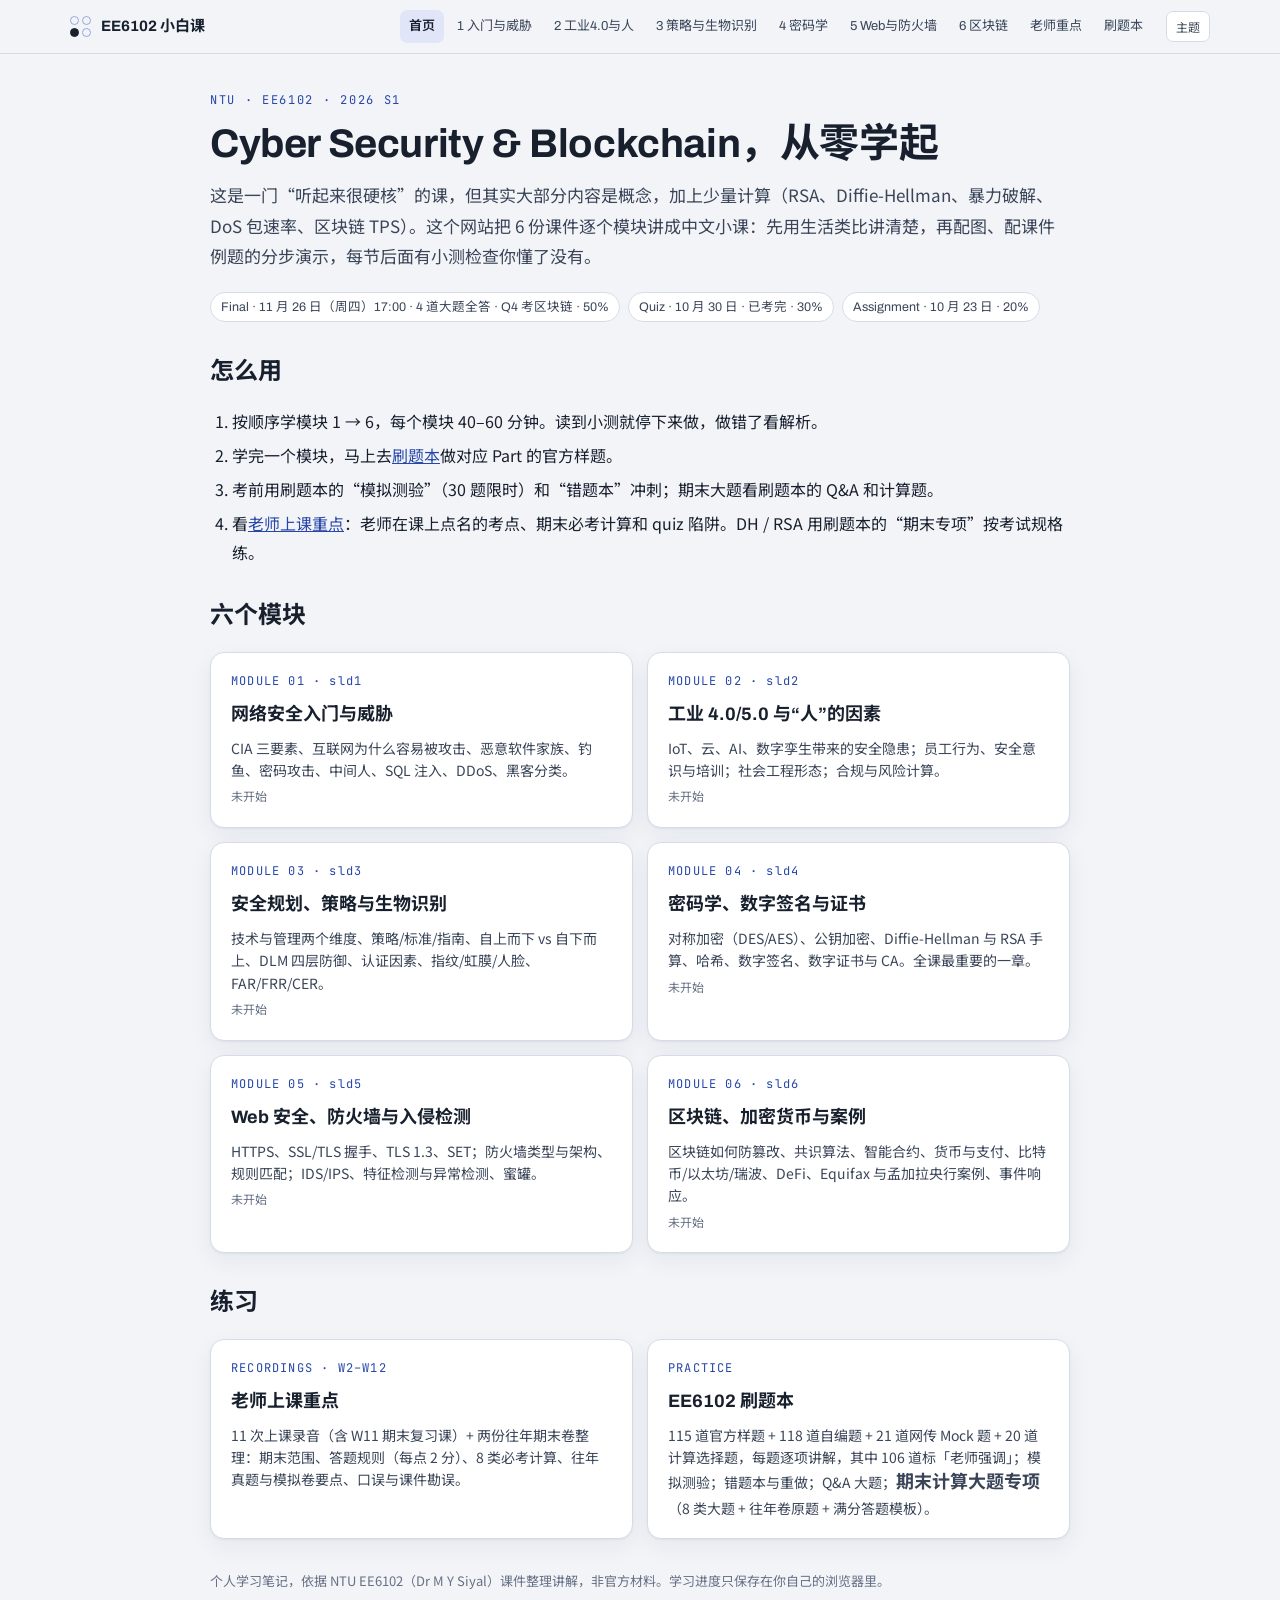
<file: index.html>
<!doctype html>
<html lang="zh-CN">
<head>
<meta charset="utf-8">
<meta name="viewport" content="width=device-width, initial-scale=1, viewport-fit=cover">
<title>EE6102 小白课</title>
<meta name="description" content="NTU EE6102 Cyber Security and Blockchain Technology 中文零基础自学网站：6 个模块的讲解课 + 刷题本。">
<link rel="preconnect" href="https://fonts.googleapis.com"><link rel="preconnect" href="https://fonts.gstatic.com" crossorigin>
<link rel="stylesheet" href="https://fonts.googleapis.com/css2?family=Archivo:wdth,wght@62..125,400..700&family=JetBrains+Mono:wght@400;600&family=Noto+Sans+SC:wght@400;500;700&family=Source+Serif+4:ital,opsz,wght@0,8..60,400;0,8..60,600;1,8..60,400&display=swap">
<link rel="stylesheet" href="assets/style.css">
</head>
<body data-page="index">
<header class="top"><div class="top-in">
  <a class="logo" href="index.html"><span class="marks" aria-hidden="true"><i></i><i></i><i class="on"></i><i></i></span><b>EE6102 小白课</b></a>
  <span class="sp"></span>
  <nav aria-label="模块导航"><a class="on" href="index.html">首页</a><a href="m1.html">1 入门与威胁</a><a href="m2.html">2 工业4.0与人</a><a href="m3.html">3 策略与生物识别</a><a href="m4.html">4 密码学</a><a href="m5.html">5 Web与防火墙</a><a href="m6.html">6 区块链</a><a href="teacher.html">老师重点</a><a href="practice.html">刷题本</a></nav>
  <button class="themeb" type="button">主题</button>
</div></header>
<main class="lesson" style="max-width:900px;margin:0 auto;padding:36px 20px 80px">
<p class="eyebrow">NTU · EE6102 · 2026 S1</p>
<h1 class="title">Cyber Security &amp; Blockchain，从零学起</h1>
<p class="lede">这是一门“听起来很硬核”的课，但其实大部分内容是概念，加上少量计算（RSA、Diffie-Hellman、暴力破解、DoS 包速率、区块链 TPS）。这个网站把 6 份课件逐个模块讲成中文小课：先用生活类比讲清楚，再配图、配课件例题的分步演示，每节后面有小测检查你懂了没有。</p>
<div class="meta"><span>Final · 11 月 26 日（周四）17:00 · 4 道大题全答 · Q4 考区块链 · 50%</span><span>Quiz · 10 月 30 日 · 已考完 · 30%</span><span>Assignment · 10 月 23 日 · 20%</span></div>

<h2 style="margin-top:34px">怎么用</h2>
<ol>
<li>按顺序学模块 1 → 6，每个模块 40–60 分钟。读到小测就停下来做，做错了看解析。</li>
<li>学完一个模块，马上去<a href="practice.html">刷题本</a>做对应 Part 的官方样题。</li>
<li>考前用刷题本的“模拟测验”（30 题限时）和“错题本”冲刺；期末大题看刷题本的 Q&amp;A 和计算题。</li>
<li>看<a href="teacher.html">老师上课重点</a>：老师在课上点名的考点、期末必考计算和 quiz 陷阱。DH / RSA 用刷题本的“期末专项”按考试规格练。</li>
</ol>

<h2 style="margin-top:34px">六个模块</h2>
<div class="mods">
<a class="mod" href="m1.html" data-mod="m1"><span class="mn">MODULE 01 · sld1</span><b>网络安全入门与威胁</b><p>CIA 三要素、互联网为什么容易被攻击、恶意软件家族、钓鱼、密码攻击、中间人、SQL 注入、DDoS、黑客分类。</p><span class="st">未开始</span></a>
<a class="mod" href="m2.html" data-mod="m2"><span class="mn">MODULE 02 · sld2</span><b>工业 4.0/5.0 与“人”的因素</b><p>IoT、云、AI、数字孪生带来的安全隐患；员工行为、安全意识与培训；社会工程形态；合规与风险计算。</p><span class="st">未开始</span></a>
<a class="mod" href="m3.html" data-mod="m3"><span class="mn">MODULE 03 · sld3</span><b>安全规划、策略与生物识别</b><p>技术与管理两个维度、策略/标准/指南、自上而下 vs 自下而上、DLM 四层防御、认证因素、指纹/虹膜/人脸、FAR/FRR/CER。</p><span class="st">未开始</span></a>
<a class="mod" href="m4.html" data-mod="m4"><span class="mn">MODULE 04 · sld4</span><b>密码学、数字签名与证书</b><p>对称加密（DES/AES）、公钥加密、Diffie-Hellman 与 RSA 手算、哈希、数字签名、数字证书与 CA。全课最重要的一章。</p><span class="st">未开始</span></a>
<a class="mod" href="m5.html" data-mod="m5"><span class="mn">MODULE 05 · sld5</span><b>Web 安全、防火墙与入侵检测</b><p>HTTPS、SSL/TLS 握手、TLS 1.3、SET；防火墙类型与架构、规则匹配；IDS/IPS、特征检测与异常检测、蜜罐。</p><span class="st">未开始</span></a>
<a class="mod" href="m6.html" data-mod="m6"><span class="mn">MODULE 06 · sld6</span><b>区块链、加密货币与案例</b><p>区块链如何防篡改、共识算法、智能合约、货币与支付、比特币/以太坊/瑞波、DeFi、Equifax 与孟加拉央行案例、事件响应。</p><span class="st">未开始</span></a>
</div>

<h2 style="margin-top:34px">练习</h2>
<div class="mods">
<a class="mod" href="teacher.html"><span class="mn">RECORDINGS · W2–W12</span><b>老师上课重点</b><p>11 次上课录音（含 W11 期末复习课）+ 两份往年期末卷整理：期末范围、答题规则（每点 2 分）、8 类必考计算、往年真题与模拟卷要点、口误与课件勘误。</p></a>
<a class="mod" href="practice.html"><span class="mn">PRACTICE</span><b>EE6102 刷题本</b><p>115 道官方样题 + 118 道自编题 + 21 道网传 Mock 题 + 20 道计算选择题，每题逐项讲解，其中 106 道标「老师强调」；模拟测验；错题本与重做；Q&amp;A 大题；<b>期末计算大题专项</b>（8 类大题 + 往年卷原题 + 满分答题模板）。</p></a>
</div>
<p style="font-size:13px;color:var(--muted);margin-top:30px">个人学习笔记，依据 NTU EE6102（Dr M Y Siyal）课件整理讲解，非官方材料。学习进度只保存在你自己的浏览器里。</p>
</main>
<script src="assets/lesson.js"></script>
</body>
</html>
</file>
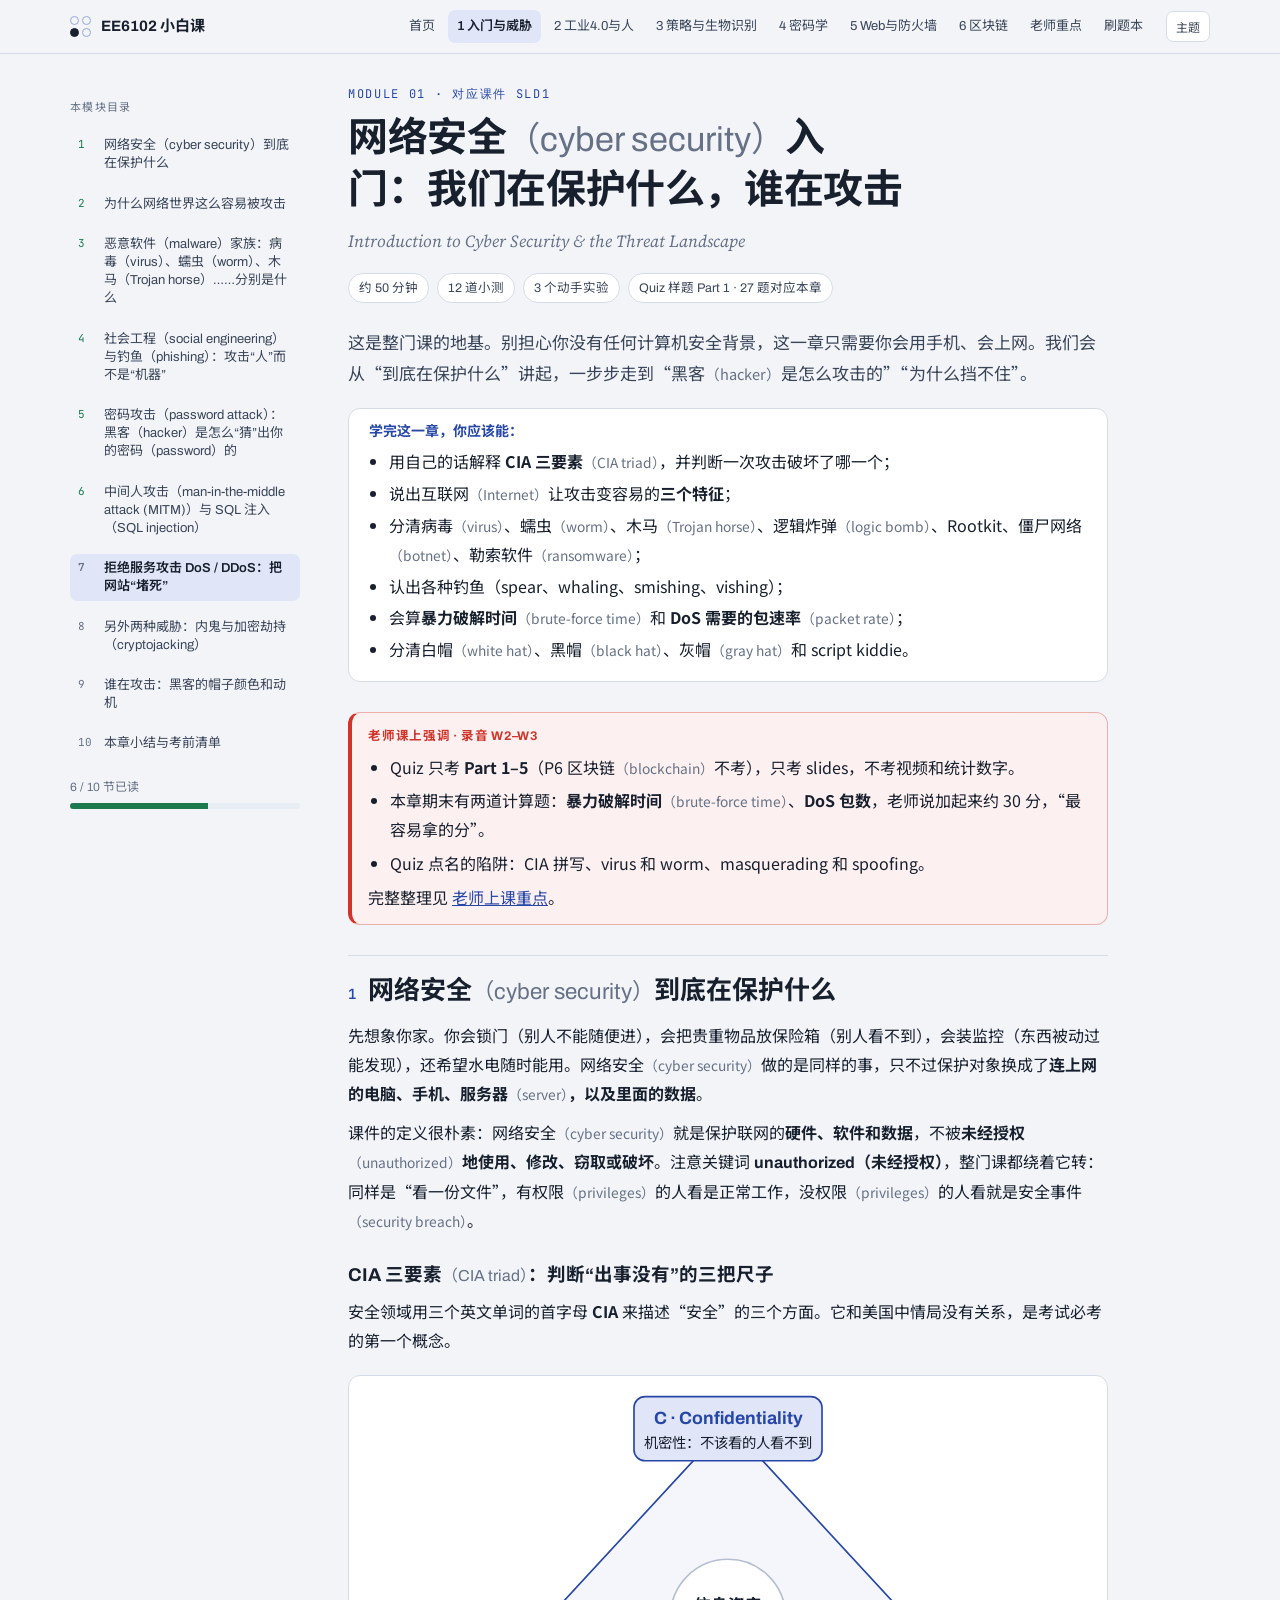
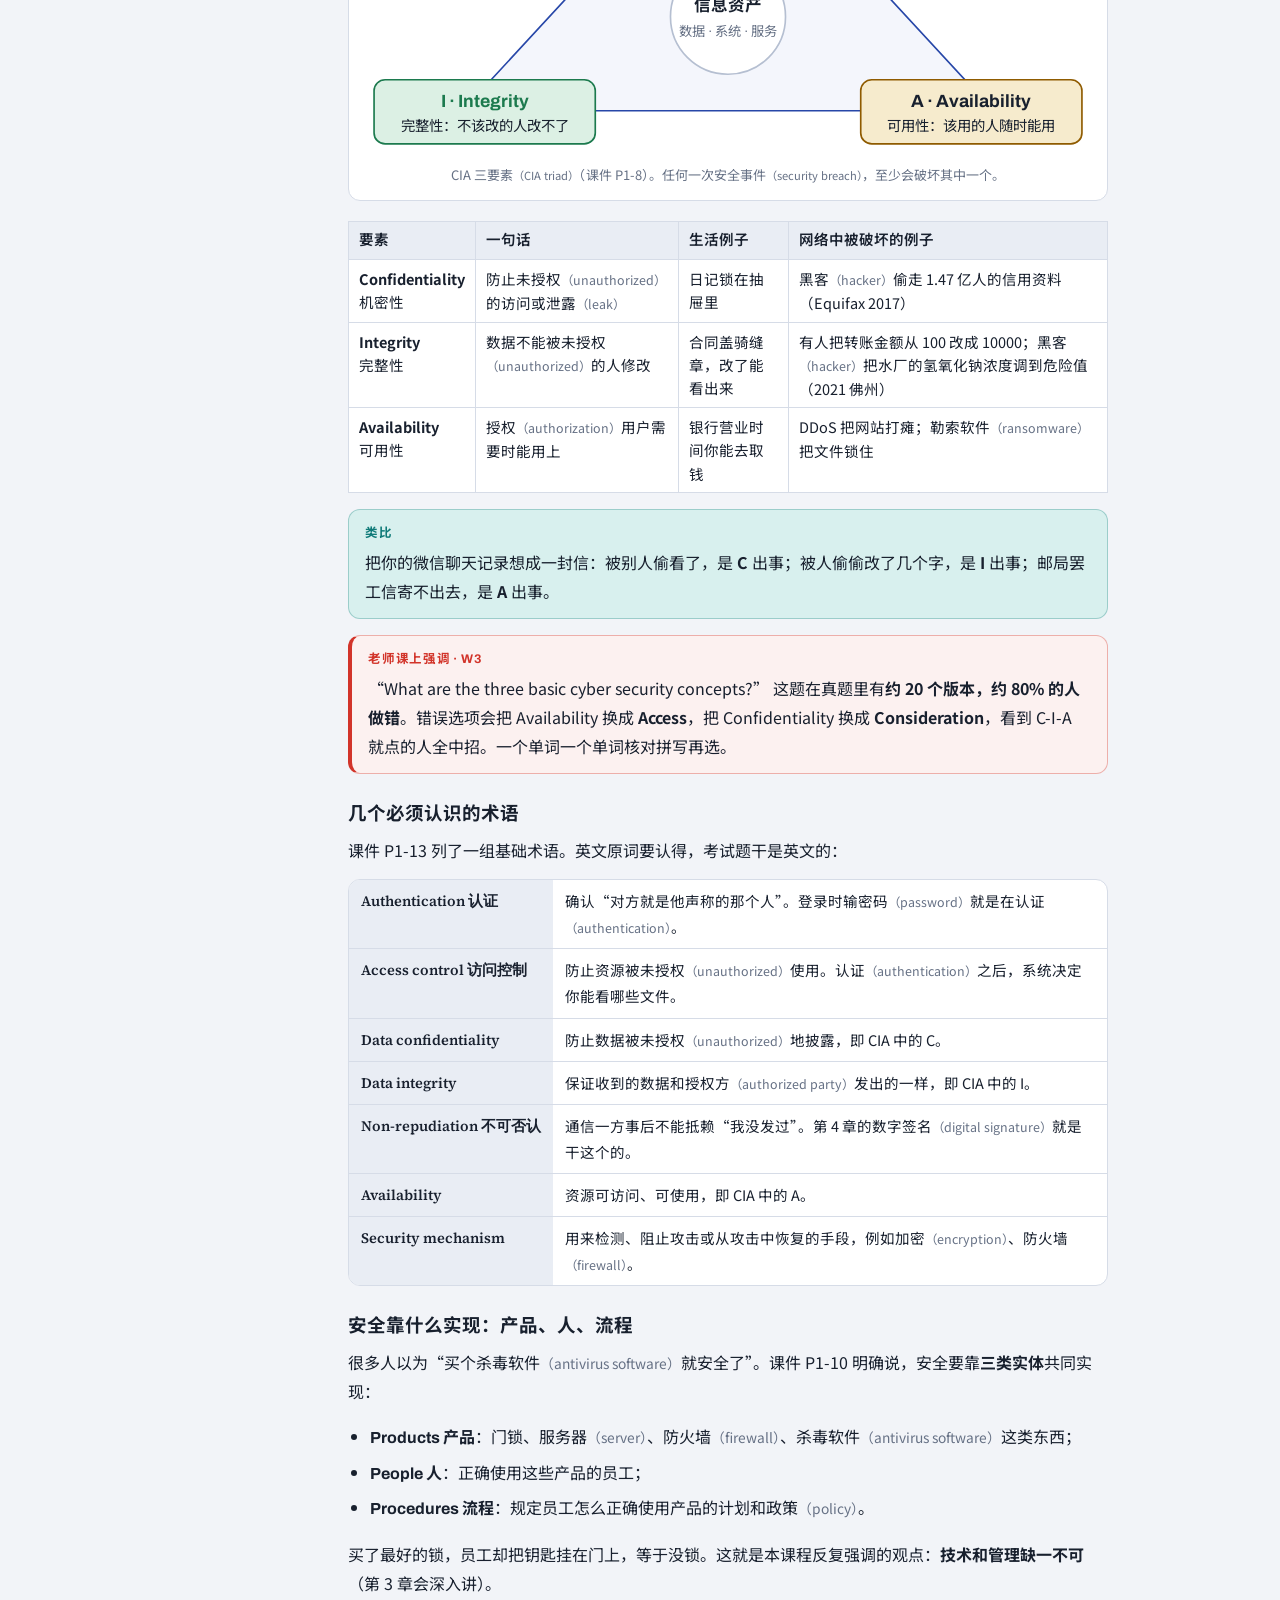
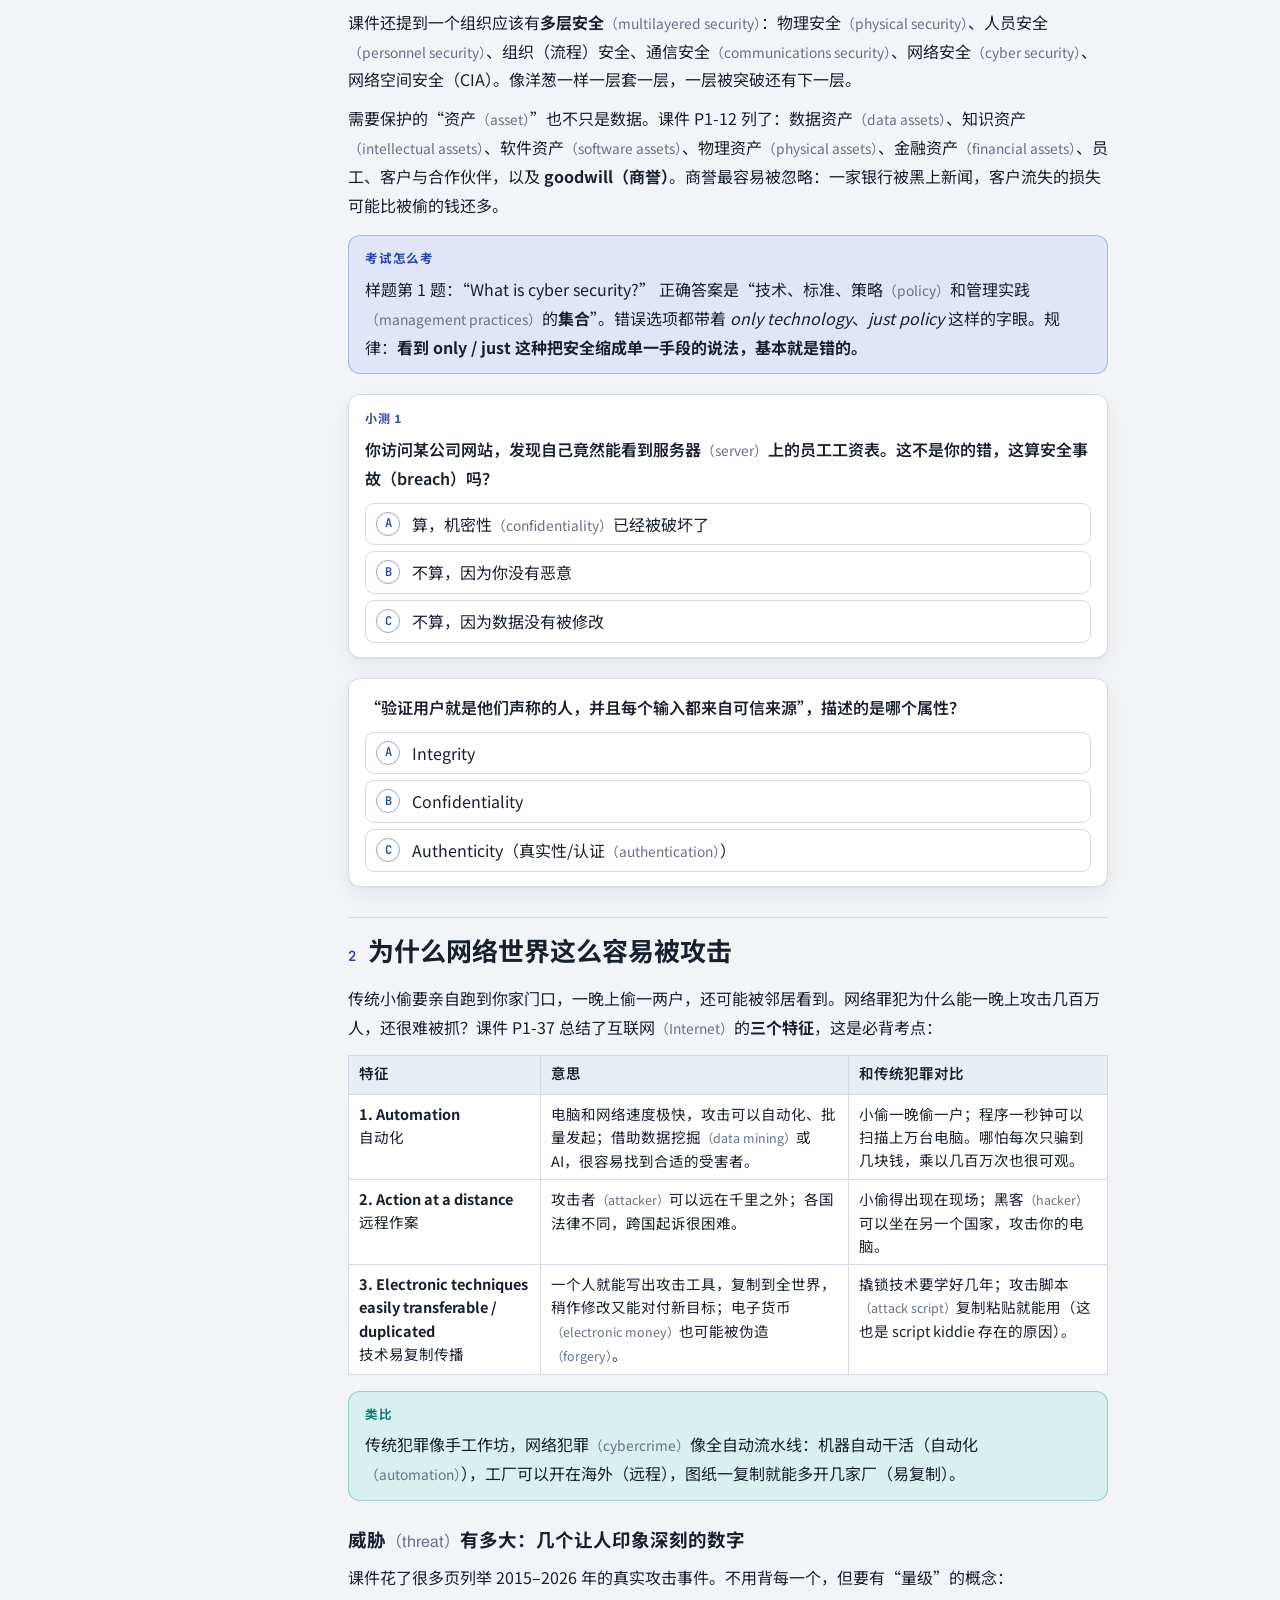
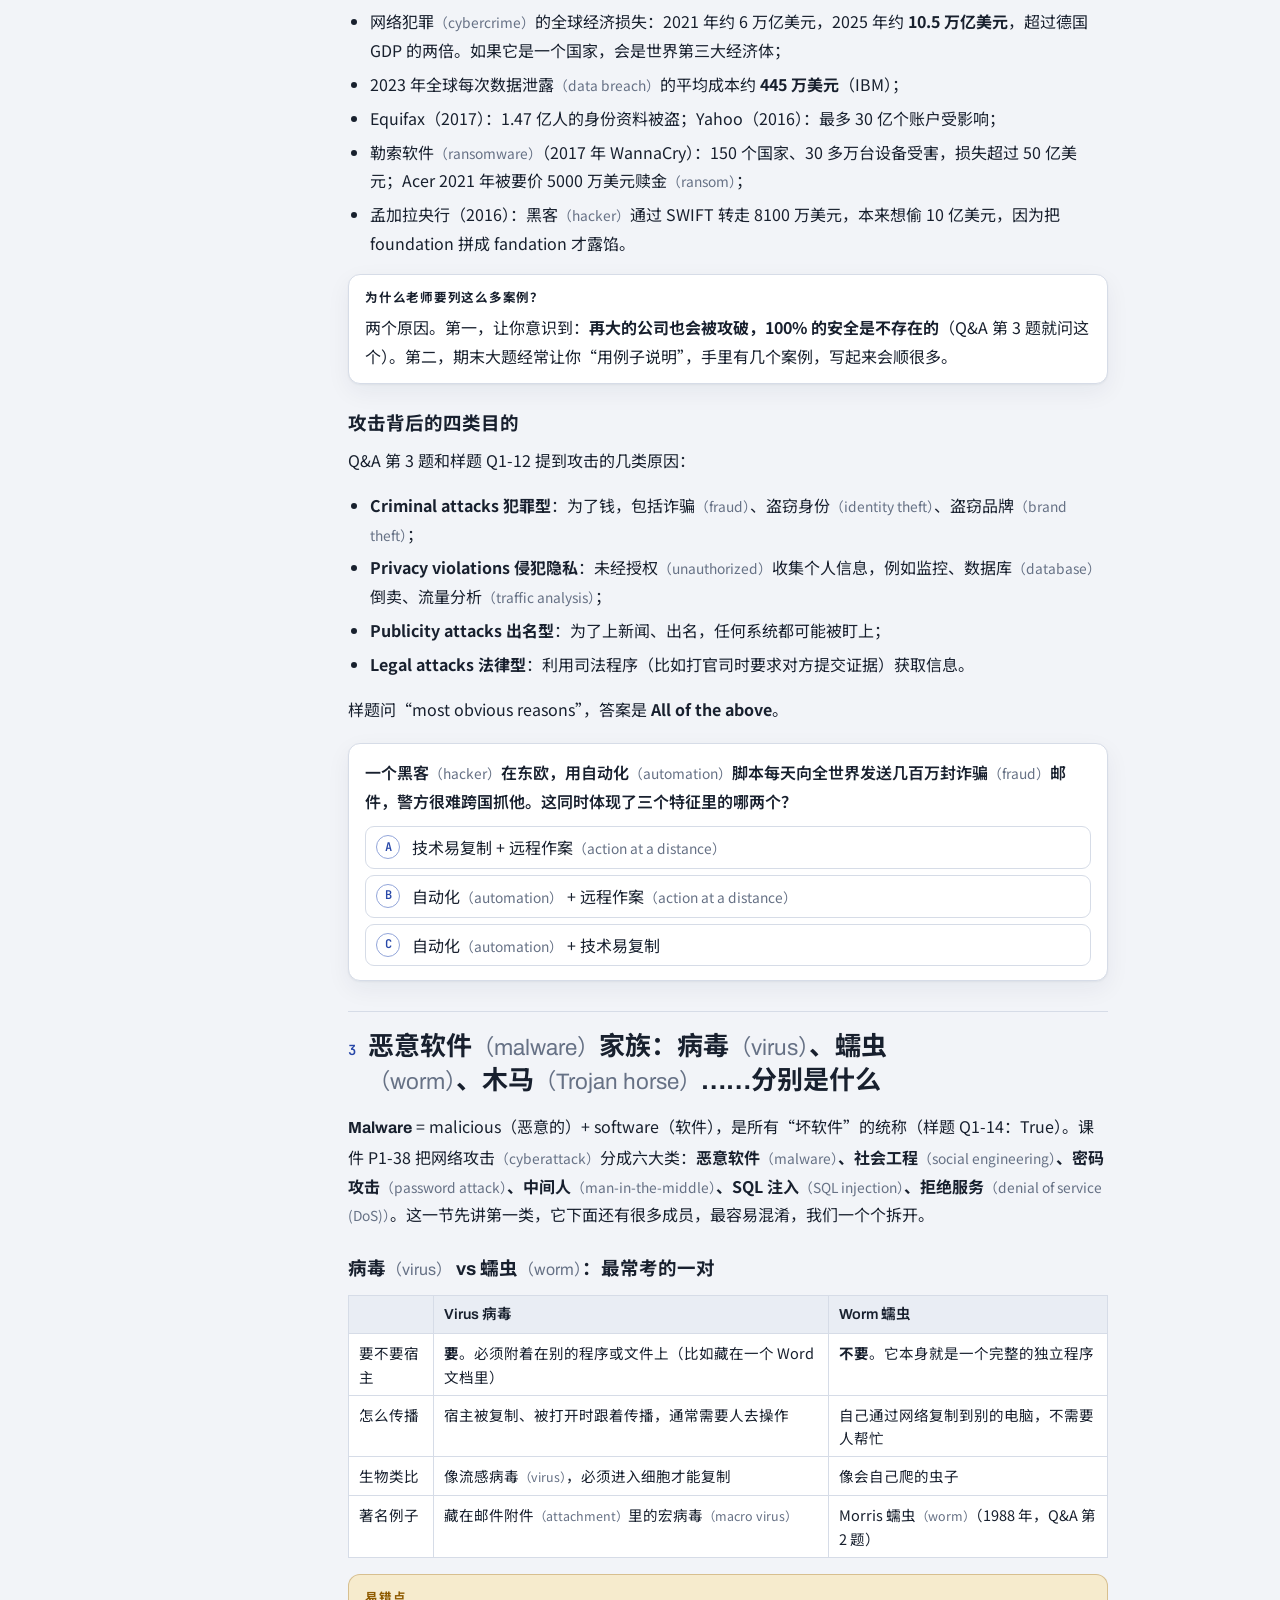
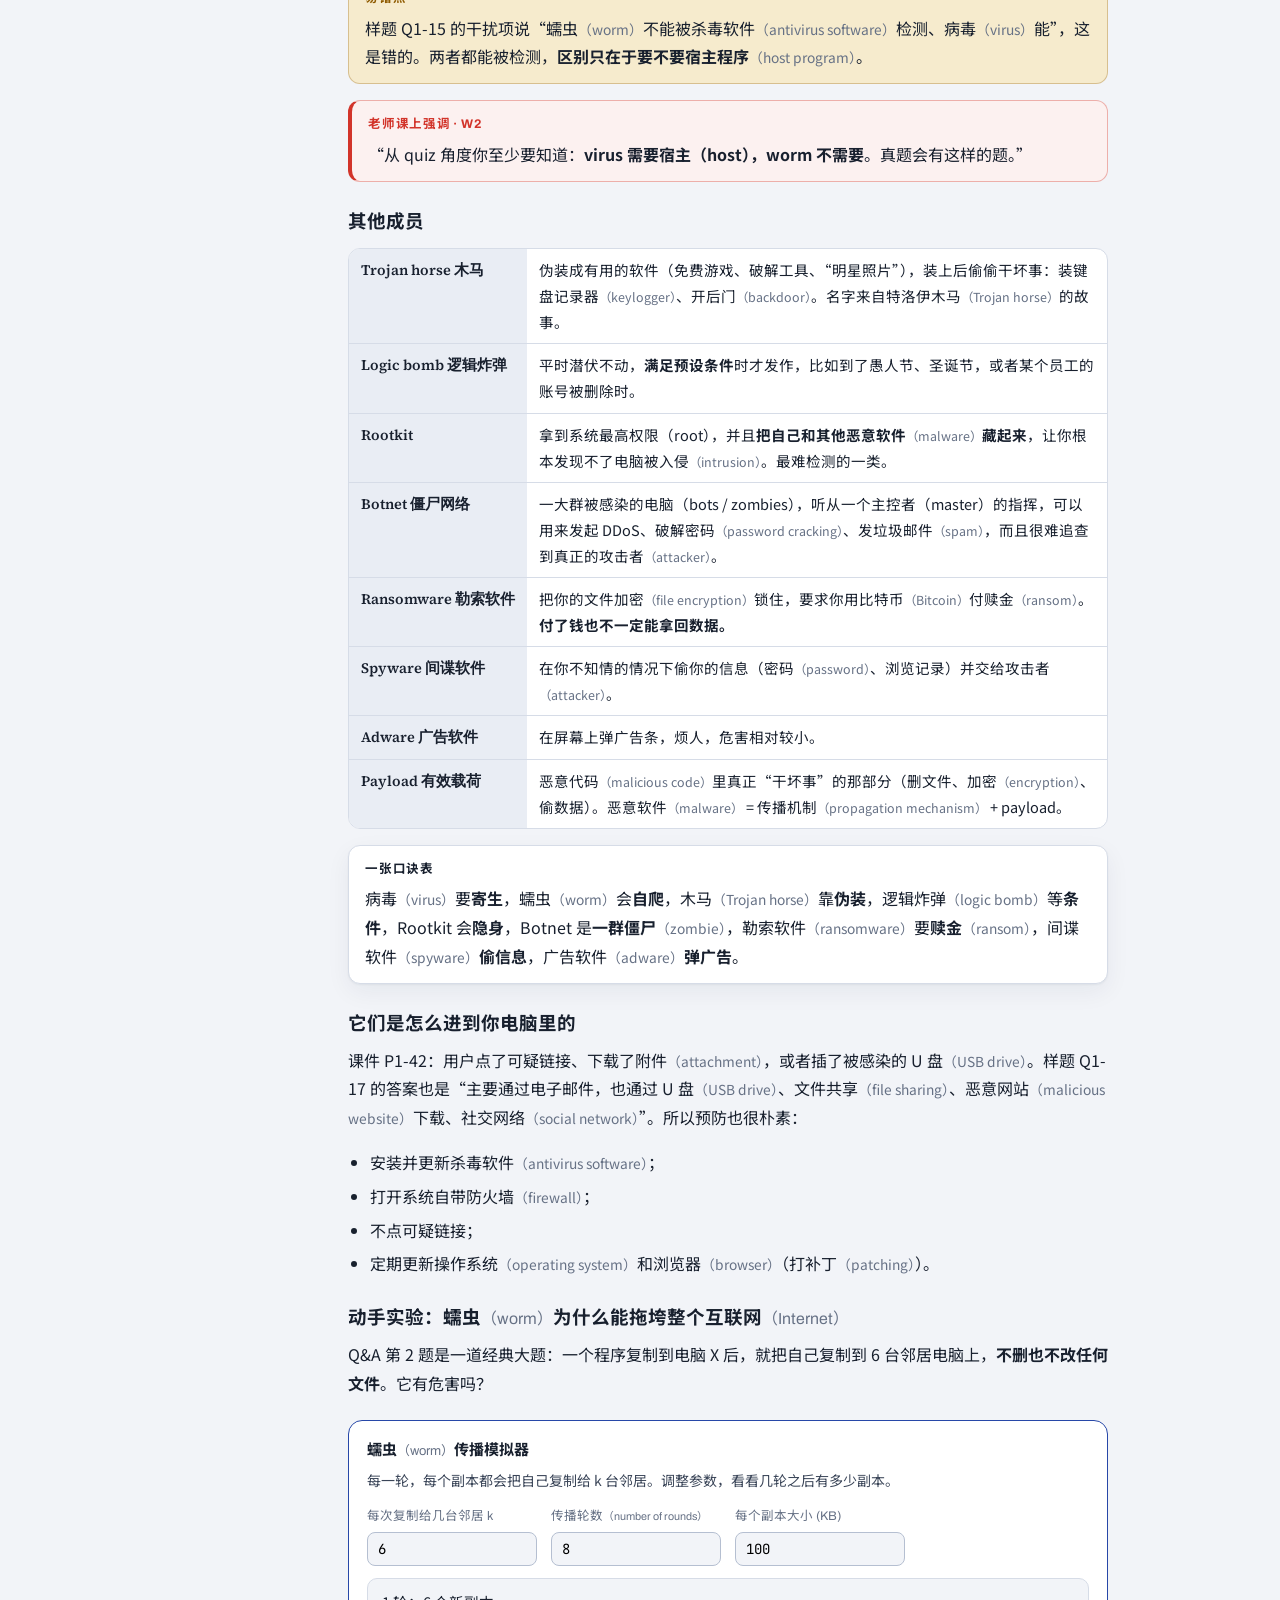
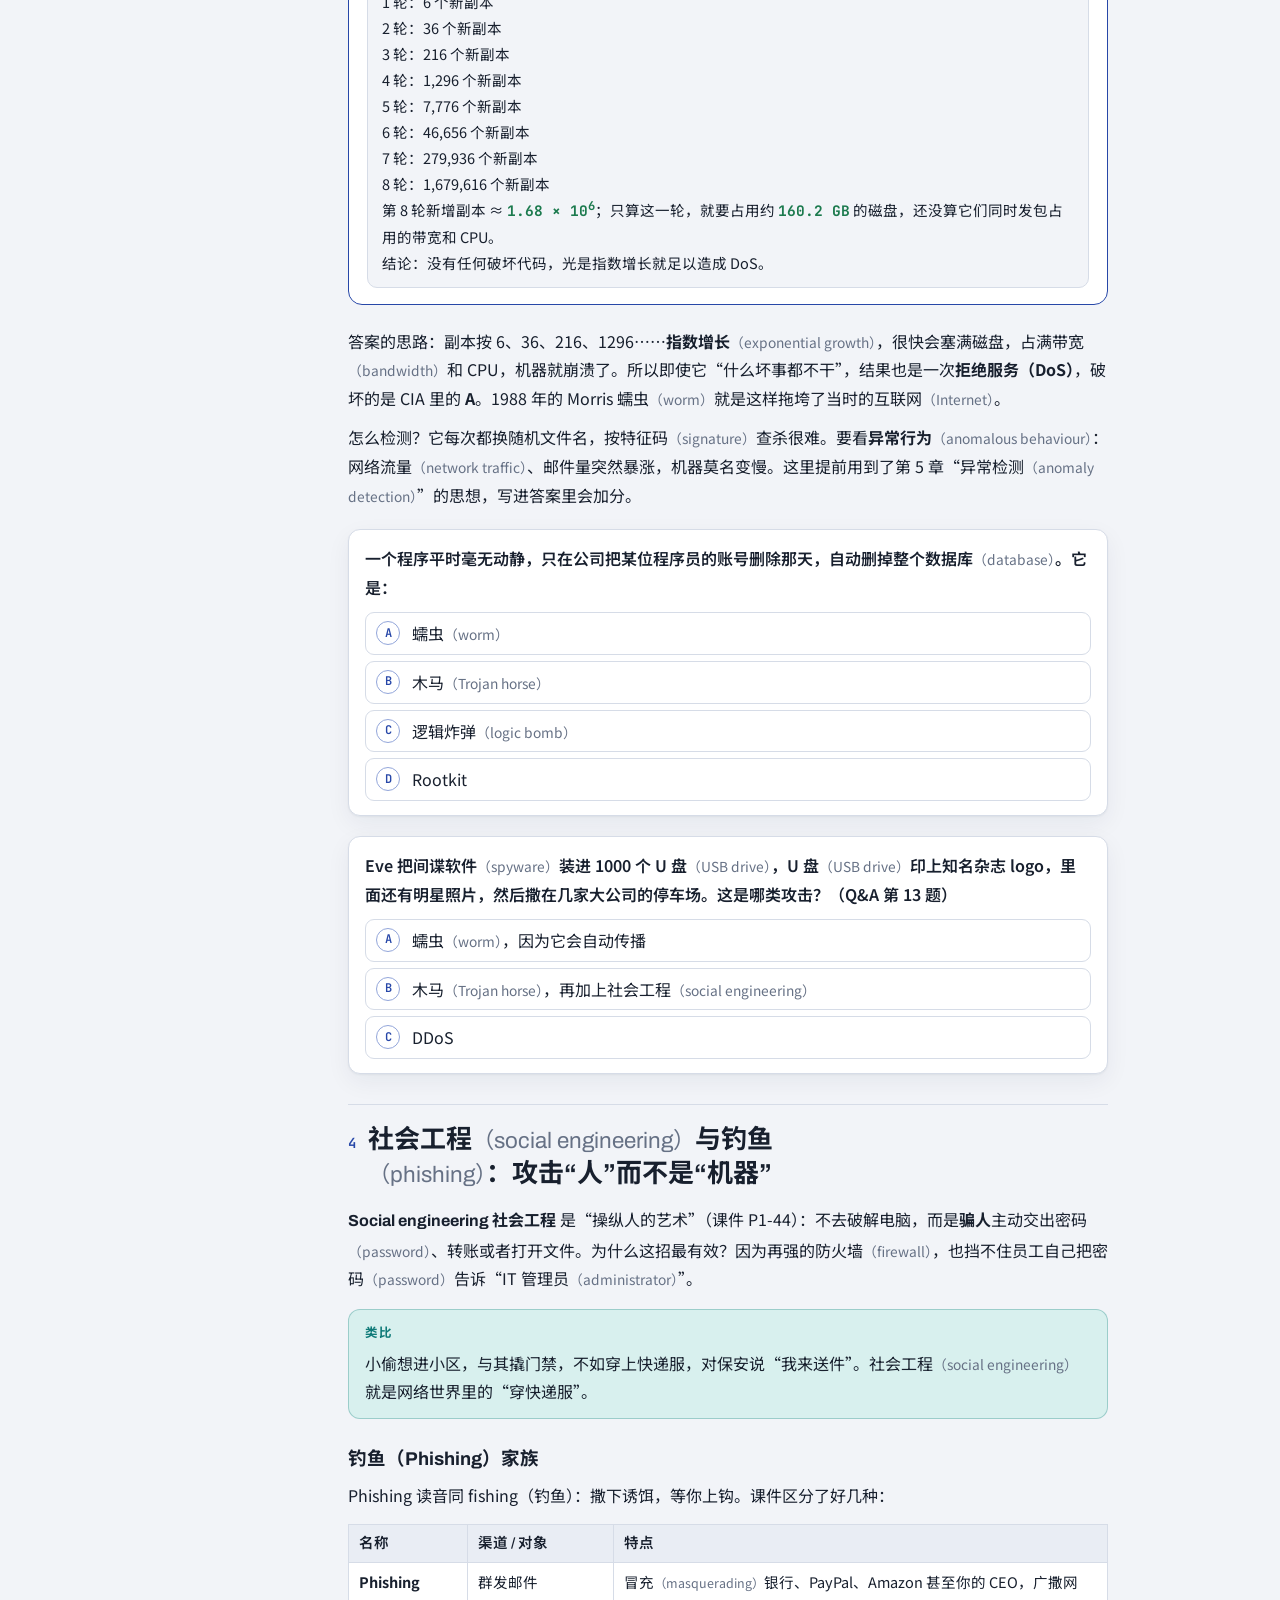
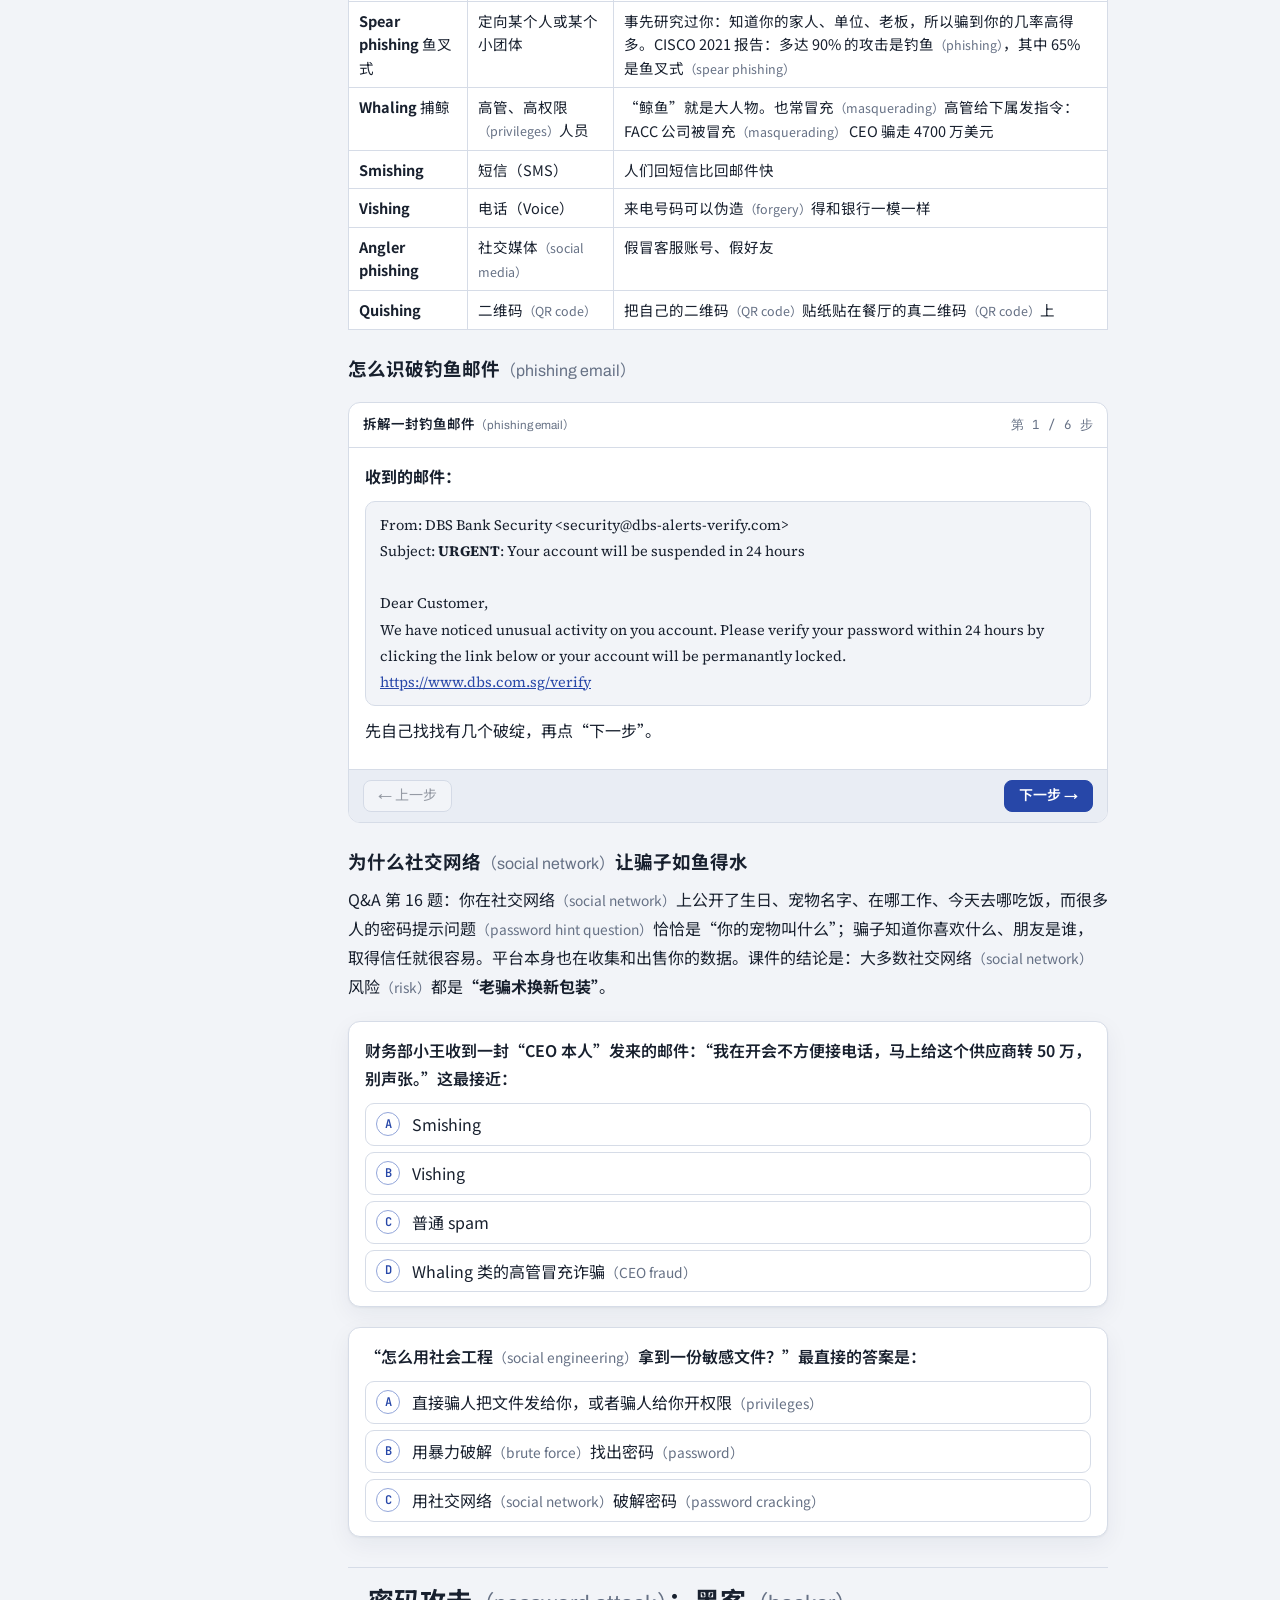
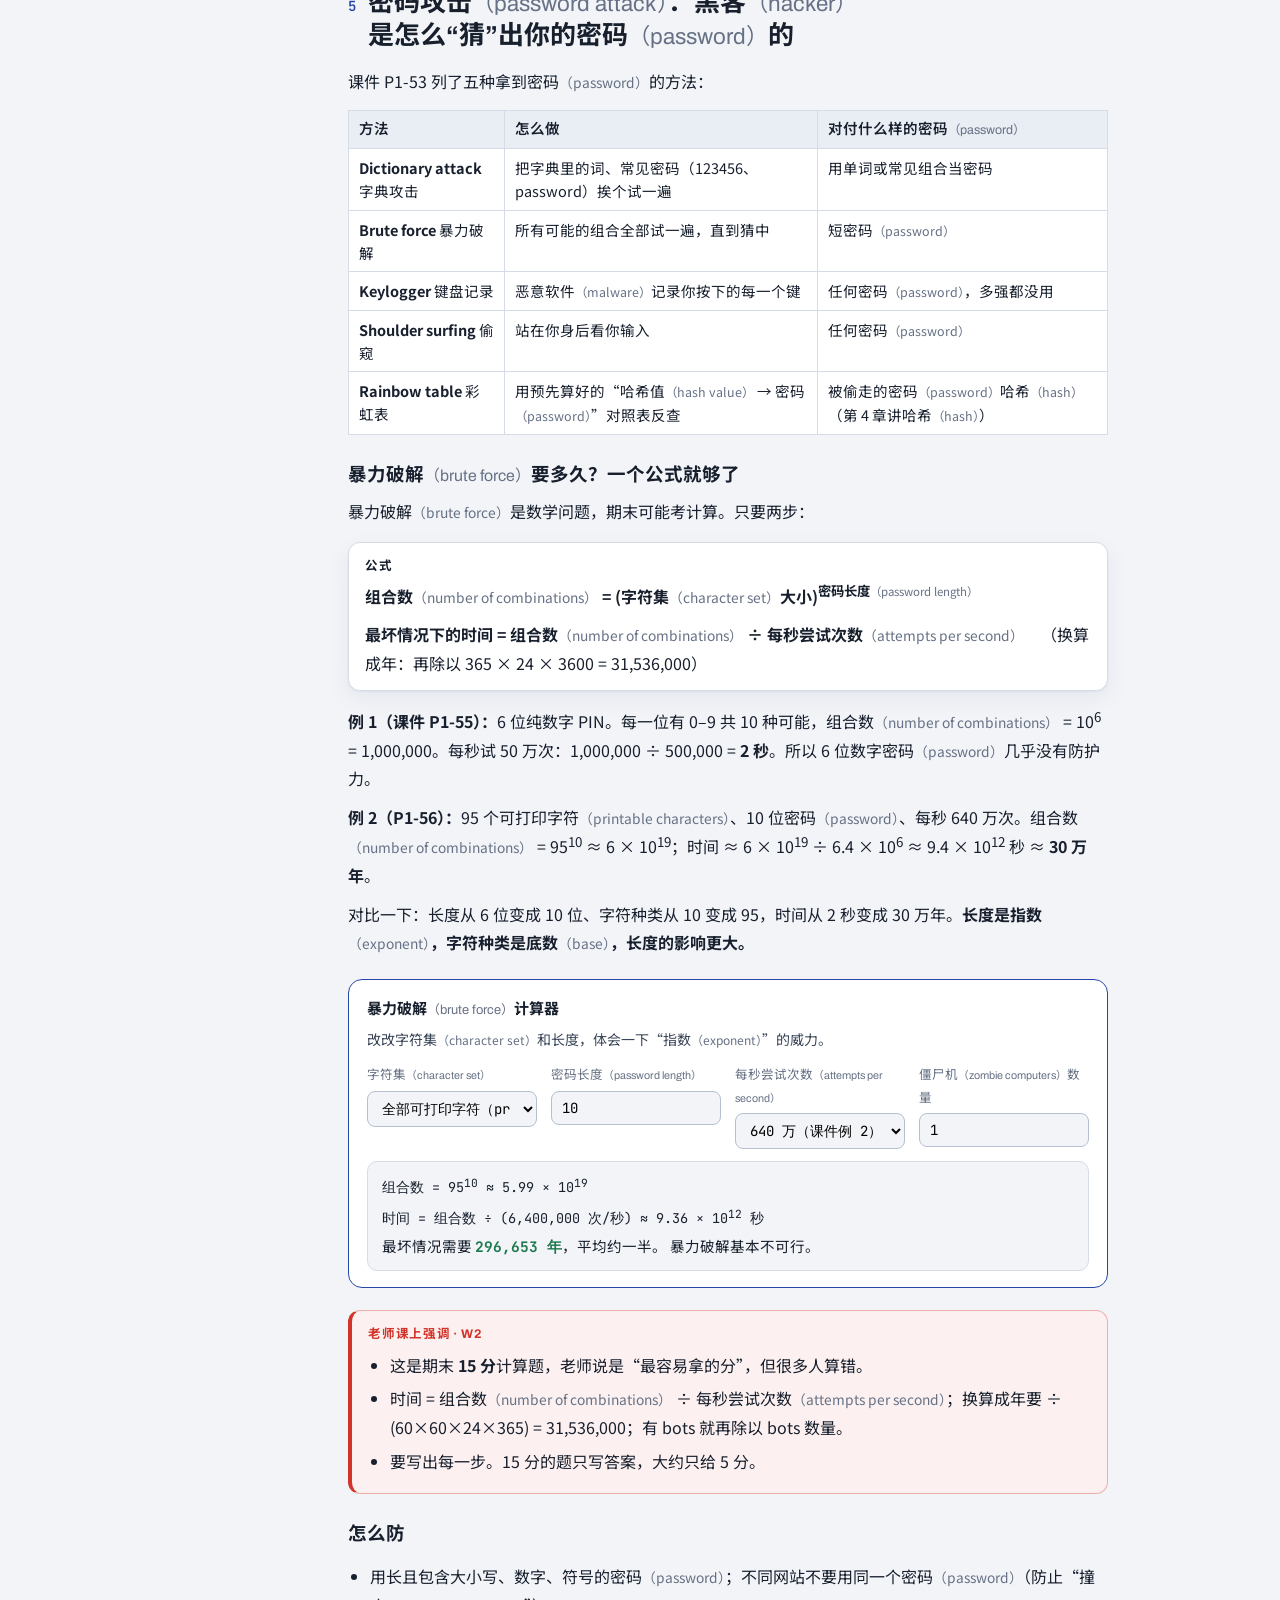
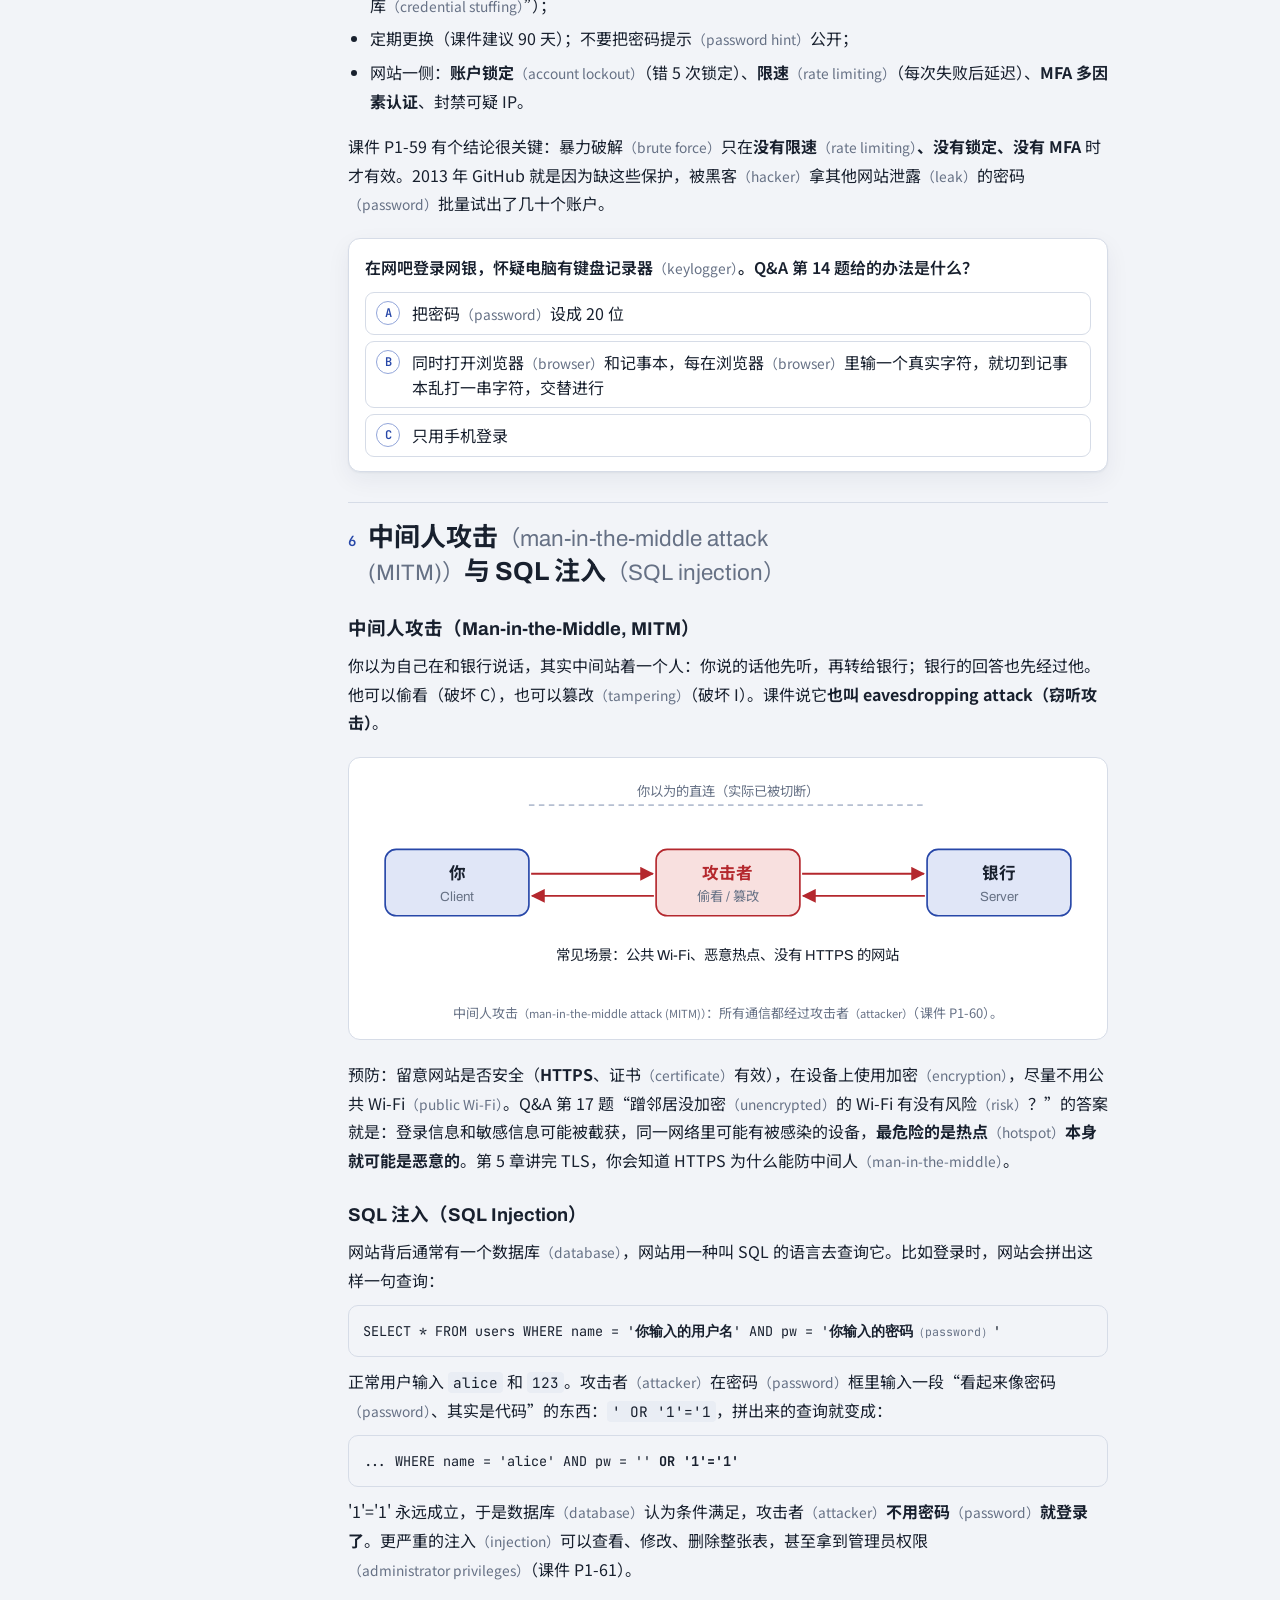
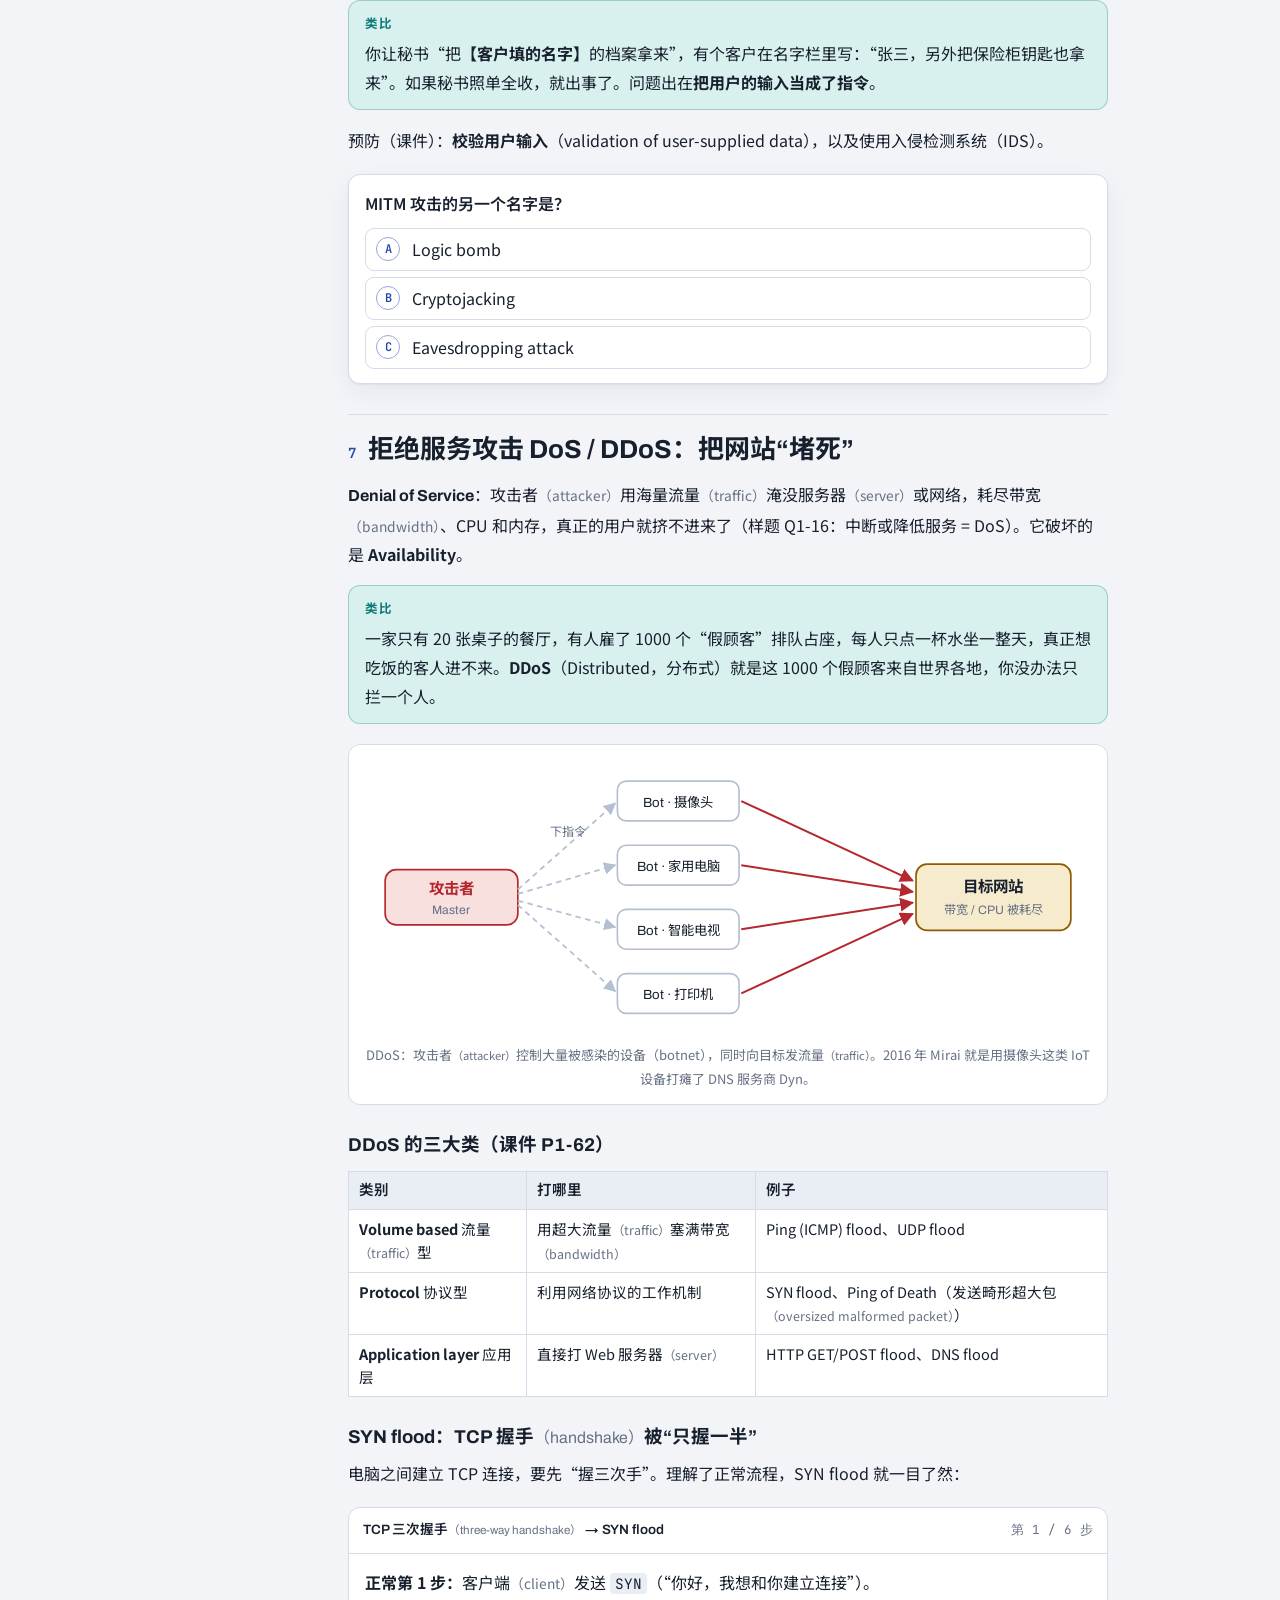
<file: m1.html>
<!doctype html>
<html lang="zh-CN">
<head>
<meta charset="utf-8">
<meta name="viewport" content="width=device-width, initial-scale=1, viewport-fit=cover">
<title>模块 1 · 网络安全入门与威胁 | EE6102 小白课</title>
<meta name="description" content="EE6102 模块 1：从零讲解 CIA 三要素、互联网为什么容易被攻击、六大攻击类型、DoS 计算和黑客分类。">
<link rel="preconnect" href="https://fonts.googleapis.com"><link rel="preconnect" href="https://fonts.gstatic.com" crossorigin>
<link rel="stylesheet" href="https://fonts.googleapis.com/css2?family=Archivo:wdth,wght@62..125,400..700&family=JetBrains+Mono:wght@400;600&family=Noto+Sans+SC:wght@400;500;700&family=Source+Serif+4:ital,opsz,wght@0,8..60,400;0,8..60,600;1,8..60,400&display=swap">
<link rel="stylesheet" href="assets/style.css">
</head>
<body data-page="m1">
<header class="top"><div class="top-in">
  <a class="logo" href="index.html"><span class="marks" aria-hidden="true"><i></i><i></i><i class="on"></i><i></i></span><b>EE6102 小白课</b></a>
  <span class="sp"></span>
  <nav aria-label="模块导航"><a href="index.html">首页</a><a class="on" href="m1.html">1 入门与威胁</a><a href="m2.html">2 工业4.0与人</a><a href="m3.html">3 策略与生物识别</a><a href="m4.html">4 密码学</a><a href="m5.html">5 Web与防火墙</a><a href="m6.html">6 区块链</a><a href="teacher.html">老师重点</a><a href="practice.html">刷题本</a></nav>
  <button class="themeb" type="button">主题</button>
</div></header>

<div class="wrap">
<aside class="toc" aria-label="本页目录"><p class="tt">本模块目录</p><ol></ol><div class="prog"><span class="pct"></span><div class="bar"><i></i></div></div></aside>
<main class="lesson">
<p class="eyebrow">Module 01 · 对应课件 sld1</p>
<h1 class="title">网络安全<span class="zhen">（cyber security）</span>入门：我们在保护什么，谁在攻击</h1>
<p class="sub-en">Introduction to Cyber Security &amp; the Threat Landscape</p>
<div class="meta"><span>约 50 分钟</span><span>12 道小测</span><span>3 个动手实验</span><span>Quiz 样题 Part 1 · 27 题对应本章</span></div>
<p class="lede">这是整门课的地基。别担心你没有任何计算机安全背景，这一章只需要你会用手机、会上网。我们会从“到底在保护什么”讲起，一步步走到“黑客<span class="zhen">（hacker）</span>是怎么攻击的”“为什么挡不住”。</p>
<div class="goals"><h3>学完这一章，你应该能：</h3><ul>
<li>用自己的话解释 <b>CIA 三要素<span class="zhen">（CIA triad）</span></b>，并判断一次攻击破坏了哪一个；</li>
<li>说出互联网<span class="zhen">（Internet）</span>让攻击变容易的<b>三个特征</b>；</li>
<li>分清病毒<span class="zhen">（virus）</span>、蠕虫<span class="zhen">（worm）</span>、木马<span class="zhen">（Trojan horse）</span>、逻辑炸弹<span class="zhen">（logic bomb）</span>、Rootkit、僵尸网络<span class="zhen">（botnet）</span>、勒索软件<span class="zhen">（ransomware）</span>；</li>
<li>认出各种钓鱼（spear、whaling、smishing、vishing）；</li>
<li>会算<b>暴力破解时间<span class="zhen">（brute-force time）</span></b>和 <b>DoS 需要的包速率<span class="zhen">（packet rate）</span></b>；</li>
<li>分清白帽<span class="zhen">（white hat）</span>、黑帽<span class="zhen">（black hat）</span>、灰帽<span class="zhen">（gray hat）</span>和 script kiddie。</li></ul></div>

<!-- ============ 1 ============ -->
<div class="teacher box" data-t="m1top"><span class="bt">老师课上强调 · 录音 W2–W3</span><ul><li>Quiz 只考 <b>Part 1–5</b>（P6 区块链<span class="zhen">（blockchain）</span>不考），只考 slides，不考视频和统计数字。</li><li>本章期末有两道计算题：<b>暴力破解时间<span class="zhen">（brute-force time）</span></b>、<b>DoS 包数</b>，老师说加起来约 30 分，“最容易拿的分”。</li><li>Quiz 点名的陷阱：CIA 拼写、virus 和 worm、masquerading 和 spoofing。</li></ul><p>完整整理见 <a href="teacher.html">老师上课重点</a>。</p></div>
<section class="sec" id="what">
<h2><span class="n">1</span><span class="ht">网络安全<span class="zhen">（cyber security）</span>到底在保护什么</span></h2>
<p>先想象你家。你会锁门（别人不能随便进），会把贵重物品放保险箱（别人看不到），会装监控（东西被动过能发现），还希望水电随时能用。网络安全<span class="zhen">（cyber security）</span>做的是同样的事，只不过保护对象换成了<b>连上网的电脑、手机、服务器<span class="zhen">（server）</span>，以及里面的数据</b>。</p>
<p>课件的定义很朴素：网络安全<span class="zhen">（cyber security）</span>就是保护联网的<b>硬件、软件和数据</b>，不被<b>未经授权<span class="zhen">（unauthorized）</span>地使用、修改、窃取或破坏</b>。注意关键词 <span class="t">unauthorized（未经授权）</span>，整门课都绕着它转：同样是“看一份文件”，有权限<span class="zhen">（privileges）</span>的人看是正常工作，没权限<span class="zhen">（privileges）</span>的人看就是安全事件<span class="zhen">（security breach）</span>。</p>

<h3>CIA 三要素<span class="zhen">（CIA triad）</span>：判断“出事没有”的三把尺子</h3>
<p>安全领域用三个英文单词的首字母 <b>CIA</b> 来描述“安全”的三个方面。它和美国中情局没有关系，是考试必考的第一个概念。</p>
<figure>
<svg viewBox="0 0 660 330" role="img" aria-label="CIA 三角：机密性、完整性、可用性围绕信息资产">
  <polygon points="330,30 90,290 570,290" class="box-a" style="fill-opacity:.35"/>
  <circle cx="330" cy="205" r="52" class="box-s"/>
  <text x="330" y="200" text-anchor="middle" font-size="15" font-weight="700">信息资产</text>
  <text x="330" y="222" text-anchor="middle" font-size="12" class="tm">数据 · 系统 · 服务</text>
  <rect x="245" y="6" width="170" height="58" rx="10" class="box-a"/>
  <text x="330" y="31" text-anchor="middle" font-size="16" font-weight="700" class="ta">C · Confidentiality</text>
  <text x="330" y="52" text-anchor="middle" font-size="13">机密性：不该看的人看不到</text>
  <rect x="10" y="262" width="200" height="58" rx="10" class="box-g"/>
  <text x="110" y="287" text-anchor="middle" font-size="16" font-weight="700" class="tg">I · Integrity</text>
  <text x="110" y="308" text-anchor="middle" font-size="13">完整性：不该改的人改不了</text>
  <rect x="450" y="262" width="200" height="58" rx="10" class="box-w"/>
  <text x="550" y="287" text-anchor="middle" font-size="16" font-weight="700">A · Availability</text>
  <text x="550" y="308" text-anchor="middle" font-size="13">可用性：该用的人随时能用</text>
</svg>
<figcaption>CIA 三要素<span class="zhen">（CIA triad）</span>（课件 P1-8）。任何一次安全事件<span class="zhen">（security breach）</span>，至少会破坏其中一个。</figcaption>
</figure>
<div class="tbl"><table>
<tr><th>要素</th><th>一句话</th><th>生活例子</th><th>网络中被破坏的例子</th></tr>
<tr><td><b>Confidentiality</b><br>机密性</td><td>防止未授权<span class="zhen">（unauthorized）</span>的访问或泄露<span class="zhen">（leak）</span></td><td>日记锁在抽屉里</td><td>黑客<span class="zhen">（hacker）</span>偷走 1.47 亿人的信用资料（Equifax 2017）</td></tr>
<tr><td><b>Integrity</b><br>完整性</td><td>数据不能被未授权<span class="zhen">（unauthorized）</span>的人修改</td><td>合同盖骑缝章，改了能看出来</td><td>有人把转账金额从 100 改成 10000；黑客<span class="zhen">（hacker）</span>把水厂的氢氧化钠浓度调到危险值（2021 佛州）</td></tr>
<tr><td><b>Availability</b><br>可用性</td><td>授权<span class="zhen">（authorization）</span>用户需要时能用上</td><td>银行营业时间你能去取钱</td><td>DDoS 把网站打瘫；勒索软件<span class="zhen">（ransomware）</span>把文件锁住</td></tr>
</table></div>
<div class="analogy box"><span class="bt">类比</span><p>把你的微信聊天记录想成一封信：被别人偷看了，是 <b>C</b> 出事；被人偷偷改了几个字，是 <b>I</b> 出事；邮局罢工信寄不出去，是 <b>A</b> 出事。</p></div>

<div class="teacher box" data-t="m1cia"><span class="bt">老师课上强调 · W3</span><p>“What are the three basic cyber security concepts?” 这题在真题里有<b>约 20 个版本，约 80% 的人做错</b>。错误选项会把 Availability 换成 <b>Access</b>，把 Confidentiality 换成 <b>Consideration</b>，看到 C-I-A 就点的人全中招。一个单词一个单词核对拼写再选。</p></div>

<h3>几个必须认识的术语</h3>
<p>课件 P1-13 列了一组基础术语。英文原词要认得，考试题干是英文的：</p>
<dl class="gloss">
<dt>Authentication 认证</dt><dd>确认“对方就是他声称的那个人”。登录时输密码<span class="zhen">（password）</span>就是在认证<span class="zhen">（authentication）</span>。</dd>
<dt>Access control 访问控制</dt><dd>防止资源被未授权<span class="zhen">（unauthorized）</span>使用。认证<span class="zhen">（authentication）</span>之后，系统决定你能看哪些文件。</dd>
<dt>Data confidentiality</dt><dd>防止数据被未授权<span class="zhen">（unauthorized）</span>地披露，即 CIA 中的 C。</dd>
<dt>Data integrity</dt><dd>保证收到的数据和授权方<span class="zhen">（authorized party）</span>发出的一样，即 CIA 中的 I。</dd>
<dt>Non-repudiation 不可否认</dt><dd>通信一方事后不能抵赖“我没发过”。第 4 章的数字签名<span class="zhen">（digital signature）</span>就是干这个的。</dd>
<dt>Availability</dt><dd>资源可访问、可使用，即 CIA 中的 A。</dd>
<dt>Security mechanism</dt><dd>用来检测、阻止攻击或从攻击中恢复的手段，例如加密<span class="zhen">（encryption）</span>、防火墙<span class="zhen">（firewall）</span>。</dd>
</dl>

<h3>安全靠什么实现：产品、人、流程</h3>
<p>很多人以为“买个杀毒软件<span class="zhen">（antivirus software）</span>就安全了”。课件 P1-10 明确说，安全要靠<b>三类实体</b>共同实现：</p>
<ul>
<li><span class="t">Products 产品</span>：门锁、服务器<span class="zhen">（server）</span>、防火墙<span class="zhen">（firewall）</span>、杀毒软件<span class="zhen">（antivirus software）</span>这类东西；</li>
<li><span class="t">People 人</span>：正确使用这些产品的员工；</li>
<li><span class="t">Procedures 流程</span>：规定员工怎么正确使用产品的计划和政策<span class="zhen">（policy）</span>。</li>
</ul>
<p>买了最好的锁，员工却把钥匙挂在门上，等于没锁。这就是本课程反复强调的观点：<b>技术和管理缺一不可</b>（第 3 章会深入讲）。</p>
<p>课件还提到一个组织应该有<b>多层安全<span class="zhen">（multilayered security）</span></b>：物理安全<span class="zhen">（physical security）</span>、人员安全<span class="zhen">（personnel security）</span>、组织（流程）安全、通信安全<span class="zhen">（communications security）</span>、网络安全<span class="zhen">（cyber security）</span>、网络空间安全（CIA）。像洋葱一样一层套一层，一层被突破还有下一层。</p>
<p>需要保护的“资产<span class="zhen">（asset）</span>”也不只是数据。课件 P1-12 列了：数据资产<span class="zhen">（data assets）</span>、知识资产<span class="zhen">（intellectual assets）</span>、软件资产<span class="zhen">（software assets）</span>、物理资产<span class="zhen">（physical assets）</span>、金融资产<span class="zhen">（financial assets）</span>、员工、客户与合作伙伴，以及 <b>goodwill（商誉）</b>。商誉最容易被忽略：一家银行被黑上新闻，客户流失的损失可能比被偷的钱还多。</p>

<div class="exam box"><span class="bt">考试怎么考</span><p>样题第 1 题：“What is cyber security?” 正确答案是“技术、标准、策略<span class="zhen">（policy）</span>和管理实践<span class="zhen">（management practices）</span>的<b>集合</b>”。错误选项都带着 <i>only technology</i>、<i>just policy</i> 这样的字眼。规律：<b>看到 only / just 这种把安全缩成单一手段的说法，基本就是错的。</b></p></div>

<div class="check" data-a="0"><p class="cl">小测 1</p><p class="cq">你访问某公司网站，发现自己竟然能看到服务器<span class="zhen">（server）</span>上的员工工资表。这不是你的错，这算安全事故（breach）吗？</p>
<div class="opts"><button class="opt">算，机密性<span class="zhen">（confidentiality）</span>已经被破坏了</button><button class="opt">不算，因为你没有恶意</button><button class="opt">不算，因为数据没有被修改</button></div>
<div class="cx"><p>是不是 breach，看的是<b>结果</b>：没有权限<span class="zhen">（privileges）</span>的人看到了敏感数据，机密性（C）就已经被破坏了，跟谁的错、有没有恶意无关。这正是样题 Q1-4，答案是 True。现实中大量泄露<span class="zhen">（leak）</span>都是因为数据库<span class="zhen">（database）</span>配置错误、对公网<span class="zhen">（public network）</span>敞开导致的（课件 P1-21、P1-24 的 MongoDB 和 Elasticsearch 案例）。</p></div></div>

<div class="check" data-a="2"><p class="cq">“验证用户就是他们声称的人，并且每个输入都来自可信来源”，描述的是哪个属性？</p>
<div class="opts"><button class="opt">Integrity</button><button class="opt">Confidentiality</button><button class="opt">Authenticity（真实性/认证<span class="zhen">（authentication）</span>）</button></div>
<div class="cx"><p>关键词是 “who they say they are”：确认<b>身份是真的</b>，就是认证<span class="zhen">（authentication）</span>或真实性。速记口诀：<b>是谁 → Authenticity；改没改 → Integrity；谁能看 → Confidentiality；能不能用 → Availability。</b></p></div></div>
</section>

<!-- ============ 2 ============ -->
<section class="sec" id="why">
<h2><span class="n">2</span>为什么网络世界这么容易被攻击</h2>
<p>传统小偷要亲自跑到你家门口，一晚上偷一两户，还可能被邻居看到。网络罪犯为什么能一晚上攻击几百万人，还很难被抓？课件 P1-37 总结了互联网<span class="zhen">（Internet）</span>的<b>三个特征</b>，这是必背考点：</p>
<div class="tbl"><table>
<tr><th>特征</th><th>意思</th><th>和传统犯罪对比</th></tr>
<tr><td><b>1. Automation</b><br>自动化</td><td>电脑和网络速度极快，攻击可以自动化、批量发起；借助数据挖掘<span class="zhen">（data mining）</span>或 AI，很容易找到合适的受害者。</td><td>小偷一晚偷一户；程序一秒钟可以扫描上万台电脑。哪怕每次只骗到几块钱，乘以几百万次也很可观。</td></tr>
<tr><td><b>2. Action at a distance</b><br>远程作案</td><td>攻击者<span class="zhen">（attacker）</span>可以远在千里之外；各国法律不同，跨国起诉很困难。</td><td>小偷得出现在现场；黑客<span class="zhen">（hacker）</span>可以坐在另一个国家，攻击你的电脑。</td></tr>
<tr><td><b>3. Electronic techniques easily transferable / duplicated</b><br>技术易复制传播</td><td>一个人就能写出攻击工具，复制到全世界，稍作修改又能对付新目标；电子货币<span class="zhen">（electronic money）</span>也可能被伪造<span class="zhen">（forgery）</span>。</td><td>撬锁技术要学好几年；攻击脚本<span class="zhen">（attack script）</span>复制粘贴就能用（这也是 script kiddie 存在的原因）。</td></tr>
</table></div>
<div class="analogy box"><span class="bt">类比</span><p>传统犯罪像手工作坊，网络犯罪<span class="zhen">（cybercrime）</span>像全自动流水线：机器自动干活（自动化<span class="zhen">（automation）</span>），工厂可以开在海外（远程），图纸一复制就能多开几家厂（易复制）。</p></div>

<h3>威胁<span class="zhen">（threat）</span>有多大：几个让人印象深刻的数字</h3>
<p>课件花了很多页列举 2015–2026 年的真实攻击事件。不用背每一个，但要有“量级”的概念：</p>
<ul>
<li>网络犯罪<span class="zhen">（cybercrime）</span>的全球经济损失：2021 年约 6 万亿美元，2025 年约 <b>10.5 万亿美元</b>，超过德国 GDP 的两倍。如果它是一个国家，会是世界第三大经济体；</li>
<li>2023 年全球每次数据泄露<span class="zhen">（data breach）</span>的平均成本约 <b>445 万美元</b>（IBM）；</li>
<li>Equifax（2017）：1.47 亿人的身份资料被盗；Yahoo（2016）：最多 30 亿个账户受影响；</li>
<li>勒索软件<span class="zhen">（ransomware）</span>（2017 年 WannaCry）：150 个国家、30 多万台设备受害，损失超过 50 亿美元；Acer 2021 年被要价 5000 万美元赎金<span class="zhen">（ransom）</span>；</li>
<li>孟加拉央行（2016）：黑客<span class="zhen">（hacker）</span>通过 SWIFT 转走 8100 万美元，本来想偷 10 亿美元，因为把 foundation 拼成 fandation 才露馅。</li>
</ul>
<div class="key box"><span class="bt">为什么老师要列这么多案例？</span><p>两个原因。第一，让你意识到：<b>再大的公司也会被攻破，100% 的安全是不存在的</b>（Q&amp;A 第 3 题就问这个）。第二，期末大题经常让你“用例子说明”，手里有几个案例，写起来会顺很多。</p></div>

<h3>攻击背后的四类目的</h3>
<p>Q&amp;A 第 3 题和样题 Q1-12 提到攻击的几类原因：</p>
<ul>
<li><b>Criminal attacks 犯罪型</b>：为了钱，包括诈骗<span class="zhen">（fraud）</span>、盗窃身份<span class="zhen">（identity theft）</span>、盗窃品牌<span class="zhen">（brand theft）</span>；</li>
<li><b>Privacy violations 侵犯隐私</b>：未经授权<span class="zhen">（unauthorized）</span>收集个人信息，例如监控、数据库<span class="zhen">（database）</span>倒卖、流量分析<span class="zhen">（traffic analysis）</span>；</li>
<li><b>Publicity attacks 出名型</b>：为了上新闻、出名，任何系统都可能被盯上；</li>
<li><b>Legal attacks 法律型</b>：利用司法程序（比如打官司时要求对方提交证据）获取信息。</li>
</ul>
<p>样题问“most obvious reasons”，答案是 <b>All of the above</b>。</p>

<div class="check" data-a="1"><p class="cq">一个黑客<span class="zhen">（hacker）</span>在东欧，用自动化<span class="zhen">（automation）</span>脚本每天向全世界发送几百万封诈骗<span class="zhen">（fraud）</span>邮件，警方很难跨国抓他。这同时体现了三个特征里的哪两个？</p>
<div class="opts"><button class="opt">技术易复制 + 远程作案<span class="zhen">（action at a distance）</span></button><button class="opt">自动化<span class="zhen">（automation）</span> + 远程作案<span class="zhen">（action at a distance）</span></button><button class="opt">自动化<span class="zhen">（automation）</span> + 技术易复制</button></div>
<div class="cx"><p>“脚本每天发几百万封”是<b>自动化<span class="zhen">（automation）</span></b>；“在东欧、跨国难抓”是<b>远程作案<span class="zhen">（action at a distance）</span></b>。如果题目还说“他从网上下载了别人写好的工具”，那就再加上“技术易复制”。</p></div></div>
</section>

<!-- ============ 3 ============ -->
<section class="sec" id="malware">
<h2><span class="n">3</span><span class="ht">恶意软件<span class="zhen">（malware）</span>家族：病毒<span class="zhen">（virus）</span>、蠕虫<span class="zhen">（worm）</span>、木马<span class="zhen">（Trojan horse）</span>……分别是什么</span></h2>
<p><span class="t">Malware</span> = malicious（恶意的）+ software（软件），是所有“坏软件”的统称（样题 Q1-14：True）。课件 P1-38 把网络攻击<span class="zhen">（cyberattack）</span>分成六大类：<b>恶意软件<span class="zhen">（malware）</span>、社会工程<span class="zhen">（social engineering）</span>、密码攻击<span class="zhen">（password attack）</span>、中间人<span class="zhen">（man-in-the-middle）</span>、SQL 注入<span class="zhen">（SQL injection）</span>、拒绝服务<span class="zhen">（denial of service (DoS)）</span></b>。这一节先讲第一类，它下面还有很多成员，最容易混淆，我们一个个拆开。</p>

<h3>病毒<span class="zhen">（virus）</span> vs 蠕虫<span class="zhen">（worm）</span>：最常考的一对</h3>
<div class="tbl"><table>
<tr><th></th><th>Virus 病毒</th><th>Worm 蠕虫</th></tr>
<tr><td>要不要宿主</td><td><b>要</b>。必须附着在别的程序或文件上（比如藏在一个 Word 文档里）</td><td><b>不要</b>。它本身就是一个完整的独立程序</td></tr>
<tr><td>怎么传播</td><td>宿主被复制、被打开时跟着传播，通常需要人去操作</td><td>自己通过网络复制到别的电脑，不需要人帮忙</td></tr>
<tr><td>生物类比</td><td>像流感病毒<span class="zhen">（virus）</span>，必须进入细胞才能复制</td><td>像会自己爬的虫子</td></tr>
<tr><td>著名例子</td><td>藏在邮件附件<span class="zhen">（attachment）</span>里的宏病毒<span class="zhen">（macro virus）</span></td><td>Morris 蠕虫<span class="zhen">（worm）</span>（1988 年，Q&amp;A 第 2 题）</td></tr>
</table></div>
<div class="pitfall box"><span class="bt">易错点</span><p>样题 Q1-15 的干扰项说“蠕虫<span class="zhen">（worm）</span>不能被杀毒软件<span class="zhen">（antivirus software）</span>检测、病毒<span class="zhen">（virus）</span>能”，这是错的。两者都能被检测，<b>区别只在于要不要宿主程序<span class="zhen">（host program）</span></b>。</p></div>

<div class="teacher box" data-t="m1worm"><span class="bt">老师课上强调 · W2</span><p>“从 quiz 角度你至少要知道：<b>virus 需要宿主（host），worm 不需要</b>。真题会有这样的题。”</p></div>

<h3>其他成员</h3>
<dl class="gloss">
<dt>Trojan horse 木马</dt><dd>伪装成有用的软件（免费游戏、破解工具、“明星照片”），装上后偷偷干坏事：装键盘记录器<span class="zhen">（keylogger）</span>、开后门<span class="zhen">（backdoor）</span>。名字来自特洛伊木马<span class="zhen">（Trojan horse）</span>的故事。</dd>
<dt>Logic bomb 逻辑炸弹</dt><dd>平时潜伏不动，<b>满足预设条件</b>时才发作，比如到了愚人节、圣诞节，或者某个员工的账号被删除时。</dd>
<dt>Rootkit</dt><dd>拿到系统最高权限（root），并且<b>把自己和其他恶意软件<span class="zhen">（malware）</span>藏起来</b>，让你根本发现不了电脑被入侵<span class="zhen">（intrusion）</span>。最难检测的一类。</dd>
<dt>Botnet 僵尸网络</dt><dd>一大群被感染的电脑（bots / zombies），听从一个主控者（master）的指挥，可以用来发起 DDoS、破解密码<span class="zhen">（password cracking）</span>、发垃圾邮件<span class="zhen">（spam）</span>，而且很难追查到真正的攻击者<span class="zhen">（attacker）</span>。</dd>
<dt>Ransomware 勒索软件</dt><dd>把你的文件加密<span class="zhen">（file encryption）</span>锁住，要求你用比特币<span class="zhen">（Bitcoin）</span>付赎金<span class="zhen">（ransom）</span>。<b>付了钱也不一定能拿回数据。</b></dd>
<dt>Spyware 间谍软件</dt><dd>在你不知情的情况下偷你的信息（密码<span class="zhen">（password）</span>、浏览记录）并交给攻击者<span class="zhen">（attacker）</span>。</dd>
<dt>Adware 广告软件</dt><dd>在屏幕上弹广告条，烦人，危害相对较小。</dd>
<dt>Payload 有效载荷</dt><dd>恶意代码<span class="zhen">（malicious code）</span>里真正“干坏事”的那部分（删文件、加密<span class="zhen">（encryption）</span>、偷数据）。恶意软件<span class="zhen">（malware）</span> = 传播机制<span class="zhen">（propagation mechanism）</span> + payload。</dd>
</dl>
<div class="key box"><span class="bt">一张口诀表</span><p>病毒<span class="zhen">（virus）</span>要<b>寄生</b>，蠕虫<span class="zhen">（worm）</span>会<b>自爬</b>，木马<span class="zhen">（Trojan horse）</span>靠<b>伪装</b>，逻辑炸弹<span class="zhen">（logic bomb）</span>等<b>条件</b>，Rootkit 会<b>隐身</b>，Botnet 是<b>一群僵尸<span class="zhen">（zombie）</span></b>，勒索软件<span class="zhen">（ransomware）</span>要<b>赎金<span class="zhen">（ransom）</span></b>，间谍软件<span class="zhen">（spyware）</span><b>偷信息</b>，广告软件<span class="zhen">（adware）</span><b>弹广告</b>。</p></div>

<h3>它们是怎么进到你电脑里的</h3>
<p>课件 P1-42：用户点了可疑链接、下载了附件<span class="zhen">（attachment）</span>，或者插了被感染的 U 盘<span class="zhen">（USB drive）</span>。样题 Q1-17 的答案也是“主要通过电子邮件，也通过 U 盘<span class="zhen">（USB drive）</span>、文件共享<span class="zhen">（file sharing）</span>、恶意网站<span class="zhen">（malicious website）</span>下载、社交网络<span class="zhen">（social network）</span>”。所以预防也很朴素：</p>
<ul><li>安装并更新杀毒软件<span class="zhen">（antivirus software）</span>；</li><li>打开系统自带防火墙<span class="zhen">（firewall）</span>；</li><li>不点可疑链接；</li><li>定期更新操作系统<span class="zhen">（operating system）</span>和浏览器<span class="zhen">（browser）</span>（打补丁<span class="zhen">（patching）</span>）。</li></ul>

<h3>动手实验：蠕虫<span class="zhen">（worm）</span>为什么能拖垮整个互联网<span class="zhen">（Internet）</span></h3>
<p>Q&amp;A 第 2 题是一道经典大题：一个程序复制到电脑 X 后，就把自己复制到 6 台邻居电脑上，<b>不删也不改任何文件</b>。它有危害吗？</p>
<div class="lab" id="wormlab"><p class="lt">蠕虫<span class="zhen">（worm）</span>传播模拟器</p><p class="ld">每一轮，每个副本都会把自己复制给 k 台邻居。调整参数，看看几轮之后有多少副本。</p>
<div class="fields"><div class="fld"><label for="wk">每次复制给几台邻居 k</label><input id="wk" type="number" value="6" min="1" max="20"></div><div class="fld"><label for="wr">传播轮数<span class="zhen">（number of rounds）</span></label><input id="wr" type="number" value="8" min="1" max="30"></div><div class="fld"><label for="wsize">每个副本大小 (KB)</label><input id="wsize" type="number" value="100" min="1"></div></div>
<div class="out" id="wout"></div></div>
<p>答案的思路：副本按 6、36、216、1296……<b>指数增长<span class="zhen">（exponential growth）</span></b>，很快会塞满磁盘，占满带宽<span class="zhen">（bandwidth）</span>和 CPU，机器就崩溃了。所以即使它“什么坏事都不干”，结果也是一次<b>拒绝服务（DoS）</b>，破坏的是 CIA 里的 <b>A</b>。1988 年的 Morris 蠕虫<span class="zhen">（worm）</span>就是这样拖垮了当时的互联网<span class="zhen">（Internet）</span>。</p>
<p>怎么检测？它每次都换随机文件名，按特征码<span class="zhen">（signature）</span>查杀很难。要看<b>异常行为<span class="zhen">（anomalous behaviour）</span></b>：网络流量<span class="zhen">（network traffic）</span>、邮件量突然暴涨，机器莫名变慢。这里提前用到了第 5 章“异常检测<span class="zhen">（anomaly detection）</span>”的思想，写进答案里会加分。</p>

<div class="check" data-a="2"><p class="cq">一个程序平时毫无动静，只在公司把某位程序员的账号删除那天，自动删掉整个数据库<span class="zhen">（database）</span>。它是：</p>
<div class="opts"><button class="opt">蠕虫<span class="zhen">（worm）</span></button><button class="opt">木马<span class="zhen">（Trojan horse）</span></button><button class="opt">逻辑炸弹<span class="zhen">（logic bomb）</span></button><button class="opt">Rootkit</button></div>
<div class="cx"><p><b>满足条件才发作</b>，就是逻辑炸弹<span class="zhen">（logic bomb）</span>（样题 Q1-18）。常见场景是心怀不满的内部员工<span class="zhen">（insider）</span>埋下的“报复炸弹”。</p></div></div>
<div class="check" data-a="1"><p class="cq">Eve 把间谍软件<span class="zhen">（spyware）</span>装进 1000 个 U 盘<span class="zhen">（USB drive）</span>，U 盘<span class="zhen">（USB drive）</span>印上知名杂志 logo，里面还有明星照片，然后撒在几家大公司的停车场。这是哪类攻击？（Q&amp;A 第 13 题）</p>
<div class="opts"><button class="opt">蠕虫<span class="zhen">（worm）</span>，因为它会自动传播</button><button class="opt">木马<span class="zhen">（Trojan horse）</span>，再加上社会工程<span class="zhen">（social engineering）</span></button><button class="opt">DDoS</button></div>
<div class="cx"><p>员工以为里面是明星照片（有用的东西），实际上带着间谍软件<span class="zhen">（spyware）</span>，这是伪装，也就是<b>木马<span class="zhen">（Trojan horse）</span></b>。利用的漏洞<span class="zhen">（vulnerability）</span>是：电脑开启了<b>自动运行（autorun）</b>，加上人的<b>好奇心</b>（社会工程<span class="zhen">（social engineering）</span>）。U 盘<span class="zhen">（USB drive）</span>是员工亲手插进内网<span class="zhen">（internal network）</span>电脑的，所以<b>防火墙<span class="zhen">（firewall）</span>完全挡不住</b>。</p></div></div>
</section>

<!-- ============ 4 ============ -->
<section class="sec" id="social">
<h2><span class="n">4</span><span class="ht">社会工程<span class="zhen">（social engineering）</span>与钓鱼<span class="zhen">（phishing）</span>：攻击“人”而不是“机器”</span></h2>
<p><span class="t">Social engineering 社会工程</span> 是“操纵人的艺术”（课件 P1-44）：不去破解电脑，而是<b>骗人</b>主动交出密码<span class="zhen">（password）</span>、转账或者打开文件。为什么这招最有效？因为再强的防火墙<span class="zhen">（firewall）</span>，也挡不住员工自己把密码<span class="zhen">（password）</span>告诉“IT 管理员<span class="zhen">（administrator）</span>”。</p>
<div class="analogy box"><span class="bt">类比</span><p>小偷想进小区，与其撬门禁，不如穿上快递服，对保安说“我来送件”。社会工程<span class="zhen">（social engineering）</span>就是网络世界里的“穿快递服”。</p></div>

<h3>钓鱼（Phishing）家族</h3>
<p>Phishing 读音同 fishing（钓鱼）：撒下诱饵，等你上钩。课件区分了好几种：</p>
<div class="tbl"><table>
<tr><th>名称</th><th>渠道 / 对象</th><th>特点</th></tr>
<tr><td><b>Phishing</b></td><td>群发邮件</td><td>冒充<span class="zhen">（masquerading）</span>银行、PayPal、Amazon 甚至你的 CEO，广撒网</td></tr>
<tr><td><b>Spear phishing</b> 鱼叉式</td><td>定向某个人或某个小团体</td><td>事先研究过你：知道你的家人、单位、老板，所以骗到你的几率高得多。CISCO 2021 报告：多达 90% 的攻击是钓鱼<span class="zhen">（phishing）</span>，其中 65% 是鱼叉式<span class="zhen">（spear phishing）</span></td></tr>
<tr><td><b>Whaling</b> 捕鲸</td><td>高管、高权限<span class="zhen">（privileges）</span>人员</td><td>“鲸鱼”就是大人物。也常冒充<span class="zhen">（masquerading）</span>高管给下属发指令：FACC 公司被冒充<span class="zhen">（masquerading）</span> CEO 骗走 4700 万美元</td></tr>
<tr><td><b>Smishing</b></td><td>短信（SMS）</td><td>人们回短信比回邮件快</td></tr>
<tr><td><b>Vishing</b></td><td>电话（Voice）</td><td>来电号码可以伪造<span class="zhen">（forgery）</span>得和银行一模一样</td></tr>
<tr><td><b>Angler phishing</b></td><td>社交媒体<span class="zhen">（social media）</span></td><td>假冒客服账号、假好友</td></tr>
<tr><td><b>Quishing</b></td><td>二维码<span class="zhen">（QR code）</span></td><td>把自己的二维码<span class="zhen">（QR code）</span>贴纸贴在餐厅的真二维码<span class="zhen">（QR code）</span>上</td></tr>
</table></div>

<h3>怎么识破钓鱼邮件<span class="zhen">（phishing email）</span></h3>
<div class="stepper"><div class="sh"><span>拆解一封钓鱼邮件<span class="zhen">（phishing email）</span></span><span class="ctr"></span></div>
<div class="st"><p><b>收到的邮件：</b></p><div class="out" style="font-family:var(--f-en)">From: DBS Bank Security &lt;security@dbs-alerts-verify.com&gt;<br>Subject: <b>URGENT</b>: Your account will be suspended in 24 hours<br><br>Dear Customer,<br>We have noticed unusual activity on you account. Please verify your password within 24 hours by clicking the link below or your account will be permanantly locked.<br><span style="color:var(--accent);text-decoration:underline">https://www.dbs.com.sg/verify</span></div><p>先自己找找有几个破绽，再点“下一步”。</p></div>
<div class="st"><p><b>破绽 1：发件人域名<span class="zhen">（sender domain）</span>。</b>真正的银行域名<span class="zhen">（domain name）</span>是 <code>dbs.com</code>，这里是 <code>dbs-alerts-verify.com</code>，一个完全不同的网站。<b>永远看 @ 后面的域名<span class="zhen">（domain name）</span>。</b></p></div>
<div class="st"><p><b>破绽 2：制造紧急感。</b>“24 小时内”“账户会被冻结”。课件 P2-46 第一条建议就是：<b>越紧急，越不要让情绪左右判断。</b></p></div>
<div class="st"><p><b>破绽 3：拼写和语法错误。</b>“you account”“permanantly”。正规公司的邮件很少这样。课件 P1-52：“Most phishing emails have significant errors like spelling mistakes.”（不过 AI 时代的钓鱼邮件<span class="zhen">（phishing email）</span>越来越通顺，这条不能单独依赖。）</p></div>
<div class="st"><p><b>破绽 4：链接文字和真实地址不一致。</b>显示的是 dbs.com.sg，鼠标悬停后看到的真实地址可能是别的网站。<b>不要点，自己手动输入官网地址。</b></p></div>
<div class="st"><p><b>破绽 5：索要密码<span class="zhen">（password）</span>。</b>银行和 IT 部门<b>永远不会</b>通过邮件或电话问你要密码<span class="zhen">（password）</span>（样题 Q2-12 的两个例子都是这一招）。</p><p>正确做法：不点链接，用官方电话回拨核实，开启多因素认证（MFA），向公司 IT 报告。</p></div>
<div class="sf"><button class="btn" data-prev>← 上一步</button><button class="btn pri" data-next>下一步 →</button></div></div>

<h3>为什么社交网络<span class="zhen">（social network）</span>让骗子如鱼得水</h3>
<p>Q&amp;A 第 16 题：你在社交网络<span class="zhen">（social network）</span>上公开了生日、宠物名字、在哪工作、今天去哪吃饭，而很多人的密码提示问题<span class="zhen">（password hint question）</span>恰恰是“你的宠物叫什么”；骗子知道你喜欢什么、朋友是谁，取得信任就很容易。平台本身也在收集和出售你的数据。课件的结论是：大多数社交网络<span class="zhen">（social network）</span>风险<span class="zhen">（risk）</span>都是<b>“老骗术换新包装”</b>。</p>

<div class="check" data-a="3"><p class="cq">财务部小王收到一封“CEO 本人”发来的邮件：“我在开会不方便接电话，马上给这个供应商转 50 万，别声张。”这最接近：</p>
<div class="opts"><button class="opt">Smishing</button><button class="opt">Vishing</button><button class="opt">普通 spam</button><button class="opt">Whaling 类的高管冒充诈骗<span class="zhen">（CEO fraud）</span></button></div>
<div class="cx"><p>冒充<span class="zhen">（masquerading）</span>高管、利用下属<b>不敢质疑上级</b>的心理，这是 whaling 的典型套路（课件 P1-47、P1-48 的 FACC 案例）。对策：任何转账请求，都用已知的电话号码打过去核实。</p></div></div>
<div class="check" data-a="0"><p class="cq">“怎么用社会工程<span class="zhen">（social engineering）</span>拿到一份敏感文件？”最直接的答案是：</p>
<div class="opts"><button class="opt">直接骗人把文件发给你，或者骗人给你开权限<span class="zhen">（privileges）</span></button><button class="opt">用暴力破解<span class="zhen">（brute force）</span>找出密码<span class="zhen">（password）</span></button><button class="opt">用社交网络<span class="zhen">（social network）</span>破解密码<span class="zhen">（password cracking）</span></button></div>
<div class="cx"><p>社会工程<span class="zhen">（social engineering）</span>的精髓是<b>不用技术</b>（样题 Q1-27）。B 是技术攻击；C 把“社交网络<span class="zhen">（social network）</span>”和“破解”混在一起，概念不对。</p></div></div>
</section>

<!-- ============ 5 ============ -->
<section class="sec" id="password">
<h2><span class="n">5</span><span class="ht">密码攻击<span class="zhen">（password attack）</span>：黑客<span class="zhen">（hacker）</span>是怎么“猜”出你的密码<span class="zhen">（password）</span>的</span></h2>
<p>课件 P1-53 列了五种拿到密码<span class="zhen">（password）</span>的方法：</p>
<div class="tbl"><table>
<tr><th>方法</th><th>怎么做</th><th>对付什么样的密码<span class="zhen">（password）</span></th></tr>
<tr><td><b>Dictionary attack</b> 字典攻击</td><td>把字典里的词、常见密码（123456、password）挨个试一遍</td><td>用单词或常见组合当密码</td></tr>
<tr><td><b>Brute force</b> 暴力破解</td><td>所有可能的组合全部试一遍，直到猜中</td><td>短密码<span class="zhen">（password）</span></td></tr>
<tr><td><b>Keylogger</b> 键盘记录</td><td>恶意软件<span class="zhen">（malware）</span>记录你按下的每一个键</td><td>任何密码<span class="zhen">（password）</span>，多强都没用</td></tr>
<tr><td><b>Shoulder surfing</b> 偷窥</td><td>站在你身后看你输入</td><td>任何密码<span class="zhen">（password）</span></td></tr>
<tr><td><b>Rainbow table</b> 彩虹表</td><td>用预先算好的“哈希值<span class="zhen">（hash value）</span> → 密码<span class="zhen">（password）</span>”对照表反查</td><td>被偷走的密码<span class="zhen">（password）</span>哈希<span class="zhen">（hash）</span>（第 4 章讲哈希<span class="zhen">（hash）</span>）</td></tr>
</table></div>

<h3>暴力破解<span class="zhen">（brute force）</span>要多久？一个公式就够了</h3>
<p>暴力破解<span class="zhen">（brute force）</span>是数学问题，期末可能考计算。只要两步：</p>
<div class="key box"><span class="bt">公式</span>
<p><b>组合数<span class="zhen">（number of combinations）</span> = (字符集<span class="zhen">（character set）</span>大小)<sup>密码长度<span class="zhen">（password length）</span></sup></b></p>
<p><b>最坏情况下的时间 = 组合数<span class="zhen">（number of combinations）</span> ÷ 每秒尝试次数<span class="zhen">（attempts per second）</span></b>　　（换算成年：再除以 365 × 24 × 3600 = 31,536,000）</p></div>
<p><b>例 1（课件 P1-55）：</b>6 位纯数字 PIN。每一位有 0–9 共 10 种可能，组合数<span class="zhen">（number of combinations）</span> = 10<sup>6</sup> = 1,000,000。每秒试 50 万次：1,000,000 ÷ 500,000 = <b>2 秒</b>。所以 6 位数字密码<span class="zhen">（password）</span>几乎没有防护力。</p>
<p><b>例 2（P1-56）：</b>95 个可打印字符<span class="zhen">（printable characters）</span>、10 位密码<span class="zhen">（password）</span>、每秒 640 万次。组合数<span class="zhen">（number of combinations）</span> = 95<sup>10</sup> ≈ 6 × 10<sup>19</sup>；时间 ≈ 6 × 10<sup>19</sup> ÷ 6.4 × 10<sup>6</sup> ≈ 9.4 × 10<sup>12</sup> 秒 ≈ <b>30 万年</b>。</p>
<p>对比一下：长度从 6 位变成 10 位、字符种类从 10 变成 95，时间从 2 秒变成 30 万年。<b>长度是指数<span class="zhen">（exponent）</span>，字符种类是底数<span class="zhen">（base）</span>，长度的影响更大。</b></p>
<div class="lab" id="bflab"><p class="lt">暴力破解<span class="zhen">（brute force）</span>计算器</p><p class="ld">改改字符集<span class="zhen">（character set）</span>和长度，体会一下“指数<span class="zhen">（exponent）</span>”的威力。</p>
<div class="fields"><div class="fld"><label for="bn">字符集<span class="zhen">（character set）</span></label><select id="bn"><option value="10">纯数字 (10)</option><option value="26">小写字母<span class="zhen">（lowercase letter）</span> (26)</option><option value="62">大小写+数字 (62)</option><option value="95" selected>全部可打印字符<span class="zhen">（printable characters）</span> (95)</option><option value="102">课件例 3 (102)</option></select></div><div class="fld"><label for="bl">密码长度<span class="zhen">（password length）</span></label><input id="bl" type="number" value="10" min="1" max="40"></div><div class="fld"><label for="br">每秒尝试次数<span class="zhen">（attempts per second）</span></label><select id="br"><option value="500000">50 万（课件例 1）</option><option value="6400000" selected>640 万（课件例 2）</option><option value="400000000">4 亿（课件例 3）</option><option value="1e10">100 亿（GPU 集群）</option></select></div><div class="fld"><label for="bb">僵尸机<span class="zhen">（zombie computers）</span>数量</label><input id="bb" type="number" value="1" min="1"></div></div>
<div class="out" id="bfout"></div></div>

<div class="teacher box" data-t="m1brute"><span class="bt">老师课上强调 · W2</span><ul><li>这是期末 <b>15 分</b>计算题，老师说是“最容易拿的分”，但很多人算错。</li><li>时间 = 组合数<span class="zhen">（number of combinations）</span> ÷ 每秒尝试次数<span class="zhen">（attempts per second）</span>；换算成年要 ÷ (60×60×24×365) = 31,536,000；有 bots 就再除以 bots 数量。</li><li>要写出每一步。15 分的题只写答案，大约只给 5 分。</li></ul></div>

<h3>怎么防</h3>
<ul>
<li>用长且包含大小写、数字、符号的密码<span class="zhen">（password）</span>；不同网站不要用同一个密码<span class="zhen">（password）</span>（防止“撞库<span class="zhen">（credential stuffing）</span>”）；</li>
<li>定期更换（课件建议 90 天）；不要把密码提示<span class="zhen">（password hint）</span>公开；</li>
<li>网站一侧：<b>账户锁定<span class="zhen">（account lockout）</span></b>（错 5 次锁定）、<b>限速<span class="zhen">（rate limiting）</span></b>（每次失败后延迟）、<b>MFA 多因素认证</b>、封禁可疑 IP。</li>
</ul>
<p>课件 P1-59 有个结论很关键：暴力破解<span class="zhen">（brute force）</span>只在<b>没有限速<span class="zhen">（rate limiting）</span>、没有锁定、没有 MFA</b> 时才有效。2013 年 GitHub 就是因为缺这些保护，被黑客<span class="zhen">（hacker）</span>拿其他网站泄露<span class="zhen">（leak）</span>的密码<span class="zhen">（password）</span>批量试出了几十个账户。</p>

<div class="check" data-a="1"><p class="cq">在网吧登录网银，怀疑电脑有键盘记录器<span class="zhen">（keylogger）</span>。Q&amp;A 第 14 题给的办法是什么？</p>
<div class="opts"><button class="opt">把密码<span class="zhen">（password）</span>设成 20 位</button><button class="opt">同时打开浏览器<span class="zhen">（browser）</span>和记事本，每在浏览器<span class="zhen">（browser）</span>里输一个真实字符，就切到记事本乱打一串字符，交替进行</button><button class="opt">只用手机登录</button></div>
<div class="cx"><p>键盘记录器<span class="zhen">（keylogger）</span>只记录<b>按键顺序</b>，不知道每个键落在哪个窗口（题目设定它不截屏、不记录鼠标）。真实字符淹没在大量噪声里，记录器拼不出你的密码<span class="zhen">（password）</span>。答题时要呼应这个前提：如果它能截屏，这招就失效了。</p></div></div>
</section>

<!-- ============ 6 ============ -->
<section class="sec" id="mitm">
<h2><span class="n">6</span><span class="ht">中间人攻击<span class="zhen">（man-in-the-middle attack (MITM)）</span>与 SQL 注入<span class="zhen">（SQL injection）</span></span></h2>
<h3>中间人攻击（Man-in-the-Middle, MITM）</h3>
<p>你以为自己在和银行说话，其实中间站着一个人：你说的话他先听，再转给银行；银行的回答也先经过他。他可以偷看（破坏 C），也可以篡改<span class="zhen">（tampering）</span>（破坏 I）。课件说它<b>也叫 eavesdropping attack（窃听攻击）</b>。</p>
<figure>
<svg viewBox="0 0 660 200" role="img" aria-label="中间人攻击示意：用户和服务器之间的通信被攻击者劫持">
  <defs><marker id="m1a" viewBox="0 0 10 10" refX="9" refY="5" markerWidth="7" markerHeight="7" orient="auto"><path d="M0,0L10,5L0,10z" class="ah-a"/></marker><marker id="m1b" viewBox="0 0 10 10" refX="9" refY="5" markerWidth="7" markerHeight="7" orient="auto"><path d="M0,0L10,5L0,10z" class="ah-b"/></marker></defs>
  <rect x="20" y="70" width="130" height="60" rx="10" class="box-a"/><text x="85" y="97" text-anchor="middle" font-size="15" font-weight="700">你</text><text x="85" y="117" text-anchor="middle" font-size="12" class="tm">Client</text>
  <rect x="510" y="70" width="130" height="60" rx="10" class="box-a"/><text x="575" y="97" text-anchor="middle" font-size="15" font-weight="700">银行</text><text x="575" y="117" text-anchor="middle" font-size="12" class="tm">Server</text>
  <rect x="265" y="70" width="130" height="60" rx="10" class="box-b"/><text x="330" y="97" text-anchor="middle" font-size="15" font-weight="700" class="tb">攻击者</text><text x="330" y="117" text-anchor="middle" font-size="12" class="tm">偷看 / 篡改</text>
  <line x1="150" y1="30" x2="510" y2="30" class="ln dash"/><text x="330" y="22" text-anchor="middle" font-size="12" class="tm">你以为的直连（实际已被切断）</text>
  <line x1="152" y1="92" x2="262" y2="92" class="lb" marker-end="url(#m1b)"/><line x1="397" y1="92" x2="507" y2="92" class="lb" marker-end="url(#m1b)"/>
  <line x1="508" y1="112" x2="398" y2="112" class="lb" marker-end="url(#m1b)"/><line x1="263" y1="112" x2="153" y2="112" class="lb" marker-end="url(#m1b)"/>
  <text x="330" y="170" text-anchor="middle" font-size="13">常见场景：公共 Wi-Fi、恶意热点、没有 HTTPS 的网站</text>
</svg>
<figcaption>中间人攻击<span class="zhen">（man-in-the-middle attack (MITM)）</span>：所有通信都经过攻击者<span class="zhen">（attacker）</span>（课件 P1-60）。</figcaption>
</figure>
<p>预防：留意网站是否安全（<b>HTTPS</b>、证书<span class="zhen">（certificate）</span>有效），在设备上使用加密<span class="zhen">（encryption）</span>，尽量不用公共 Wi-Fi<span class="zhen">（public Wi-Fi）</span>。Q&amp;A 第 17 题“蹭邻居没加密<span class="zhen">（unencrypted）</span>的 Wi-Fi 有没有风险<span class="zhen">（risk）</span>？”的答案就是：登录信息和敏感信息可能被截获，同一网络里可能有被感染的设备，<b>最危险的是热点<span class="zhen">（hotspot）</span>本身就可能是恶意的</b>。第 5 章讲完 TLS，你会知道 HTTPS 为什么能防中间人<span class="zhen">（man-in-the-middle）</span>。</p>

<h3>SQL 注入（SQL Injection）</h3>
<p>网站背后通常有一个数据库<span class="zhen">（database）</span>，网站用一种叫 SQL 的语言去查询它。比如登录时，网站会拼出这样一句查询：</p>
<div class="out"><span class="eq">SELECT * FROM users WHERE name = '<b>你输入的用户名</b>' AND pw = '<b>你输入的密码<span class="zhen">（password）</span></b>'</span></div>
<p>正常用户输入 <code>alice</code> 和 <code>123</code>。攻击者<span class="zhen">（attacker）</span>在密码<span class="zhen">（password）</span>框里输入一段“看起来像密码<span class="zhen">（password）</span>、其实是代码”的东西：<code>' OR '1'='1</code>，拼出来的查询就变成：</p>
<div class="out"><span class="eq">... WHERE name = 'alice' AND pw = '' <b>OR '1'='1'</b></span></div>
<p>'1'='1' 永远成立，于是数据库<span class="zhen">（database）</span>认为条件满足，攻击者<span class="zhen">（attacker）</span><b>不用密码<span class="zhen">（password）</span>就登录了</b>。更严重的注入<span class="zhen">（injection）</span>可以查看、修改、删除整张表，甚至拿到管理员权限<span class="zhen">（administrator privileges）</span>（课件 P1-61）。</p>
<div class="analogy box"><span class="bt">类比</span><p>你让秘书“把<b>【客户填的名字】</b>的档案拿来”，有个客户在名字栏里写：“张三，另外把保险柜钥匙也拿来”。如果秘书照单全收，就出事了。问题出在<b>把用户的输入当成了指令</b>。</p></div>
<p>预防（课件）：<b>校验用户输入</b>（validation of user-supplied data），以及使用入侵检测系统（IDS）。</p>

<div class="check" data-a="2"><p class="cq">MITM 攻击的另一个名字是？</p>
<div class="opts"><button class="opt">Logic bomb</button><button class="opt">Cryptojacking</button><button class="opt">Eavesdropping attack</button></div>
<div class="cx"><p>课件 P1-60："Man-in-the-Middle Attack (also known as an eavesdropping attack)"。</p></div></div>
</section>

<!-- ============ 7 ============ -->
<section class="sec" id="dos">
<h2><span class="n">7</span>拒绝服务攻击 DoS / DDoS：把网站“堵死”</h2>
<p><span class="t">Denial of Service</span>：攻击者<span class="zhen">（attacker）</span>用海量流量<span class="zhen">（traffic）</span>淹没服务器<span class="zhen">（server）</span>或网络，耗尽带宽<span class="zhen">（bandwidth）</span>、CPU 和内存，真正的用户就挤不进来了（样题 Q1-16：中断或降低服务 = DoS）。它破坏的是 <b>Availability</b>。</p>
<div class="analogy box"><span class="bt">类比</span><p>一家只有 20 张桌子的餐厅，有人雇了 1000 个“假顾客”排队占座，每人只点一杯水坐一整天，真正想吃饭的客人进不来。<b>DDoS</b>（Distributed，分布式）就是这 1000 个假顾客来自世界各地，你没办法只拦一个人。</p></div>
<figure>
<svg viewBox="0 0 660 250" role="img" aria-label="DDoS：主控者指挥僵尸网络向目标发起洪泛">
  <defs><marker id="m1c" viewBox="0 0 10 10" refX="9" refY="5" markerWidth="7" markerHeight="7" orient="auto"><path d="M0,0L10,5L0,10z" class="ah-b"/></marker><marker id="m1d" viewBox="0 0 10 10" refX="9" refY="5" markerWidth="7" markerHeight="7" orient="auto"><path d="M0,0L10,5L0,10z" class="ah-n"/></marker></defs>
  <rect x="20" y="100" width="120" height="50" rx="10" class="box-b"/><text x="80" y="122" text-anchor="middle" font-size="14" font-weight="700" class="tb">攻击者</text><text x="80" y="140" text-anchor="middle" font-size="11" class="tm">Master</text>
  <g font-size="12">
  <rect x="230" y="20" width="110" height="36" rx="8" class="box-s"/><text x="285" y="43" text-anchor="middle">Bot · 摄像头</text>
  <rect x="230" y="78" width="110" height="36" rx="8" class="box-s"/><text x="285" y="101" text-anchor="middle">Bot · 家用电脑</text>
  <rect x="230" y="136" width="110" height="36" rx="8" class="box-s"/><text x="285" y="159" text-anchor="middle">Bot · 智能电视</text>
  <rect x="230" y="194" width="110" height="36" rx="8" class="box-s"/><text x="285" y="217" text-anchor="middle">Bot · 打印机</text></g>
  <line x1="140" y1="118" x2="228" y2="40" class="ln dash" marker-end="url(#m1d)"/><line x1="140" y1="122" x2="228" y2="96" class="ln dash" marker-end="url(#m1d)"/><line x1="140" y1="128" x2="228" y2="152" class="ln dash" marker-end="url(#m1d)"/><line x1="140" y1="132" x2="228" y2="210" class="ln dash" marker-end="url(#m1d)"/>
  <text x="185" y="70" text-anchor="middle" font-size="11" class="tm">下指令</text>
  <rect x="500" y="95" width="140" height="60" rx="10" class="box-w"/><text x="570" y="120" text-anchor="middle" font-size="14" font-weight="700">目标网站</text><text x="570" y="140" text-anchor="middle" font-size="11" class="tm">带宽 / CPU 被耗尽</text>
  <line x1="342" y1="38" x2="497" y2="110" class="lb" marker-end="url(#m1c)"/><line x1="342" y1="96" x2="497" y2="120" class="lb" marker-end="url(#m1c)"/><line x1="342" y1="154" x2="497" y2="130" class="lb" marker-end="url(#m1c)"/><line x1="342" y1="212" x2="497" y2="140" class="lb" marker-end="url(#m1c)"/>
</svg>
<figcaption>DDoS：攻击者<span class="zhen">（attacker）</span>控制大量被感染的设备（botnet），同时向目标发流量<span class="zhen">（traffic）</span>。2016 年 Mirai 就是用摄像头这类 IoT 设备打瘫了 DNS 服务商 Dyn。</figcaption>
</figure>

<h3>DDoS 的三大类（课件 P1-62）</h3>
<div class="tbl"><table>
<tr><th>类别</th><th>打哪里</th><th>例子</th></tr>
<tr><td><b>Volume based</b> 流量<span class="zhen">（traffic）</span>型</td><td>用超大流量<span class="zhen">（traffic）</span>塞满带宽<span class="zhen">（bandwidth）</span></td><td>Ping (ICMP) flood、UDP flood</td></tr>
<tr><td><b>Protocol</b> 协议型</td><td>利用网络协议的工作机制</td><td>SYN flood、Ping of Death（发送畸形超大包<span class="zhen">（oversized malformed packet）</span>）</td></tr>
<tr><td><b>Application layer</b> 应用层</td><td>直接打 Web 服务器<span class="zhen">（server）</span></td><td>HTTP GET/POST flood、DNS flood</td></tr>
</table></div>

<h3>SYN flood：TCP 握手<span class="zhen">（handshake）</span>被“只握一半”</h3>
<p>电脑之间建立 TCP 连接，要先“握三次手”。理解了正常流程，SYN flood 就一目了然：</p>
<div class="stepper"><div class="sh"><span>TCP 三次握手<span class="zhen">（three-way handshake）</span> → SYN flood</span><span class="ctr"></span></div>
<div class="st"><p><b>正常第 1 步：</b>客户端<span class="zhen">（client）</span>发送 <code>SYN</code>（“你好，我想和你建立连接”）。</p></div>
<div class="st"><p><b>正常第 2 步：</b>服务器<span class="zhen">（server）</span>回复 <code>SYN/ACK</code>（“收到，可以连”），并<b>预留一个位置</b>（半开连接<span class="zhen">（half-open connection）</span>）等客户端<span class="zhen">（client）</span>确认。</p></div>
<div class="st"><p><b>正常第 3 步：</b>客户端<span class="zhen">（client）</span>回 <code>ACK</code>（“好的”），连接建立，开始传数据。</p></div>
<div class="st"><p><b>攻击来了：</b>攻击者<span class="zhen">（attacker）</span>疯狂发送 <code>SYN</code>，而且<b>伪造<span class="zhen">（forgery）</span>源 IP 地址<span class="zhen">（source IP address）</span></b>。服务器<span class="zhen">（server）</span>对每一个都回 <code>SYN/ACK</code>，各留一个位置等第 3 步……</p></div>
<div class="st"><p><b>但第 3 步的 ACK 永远不会来</b>（源地址<span class="zhen">（source address）</span>是假的）。服务器<span class="zhen">（server）</span>的位置一个个被占满，等超时才释放，而攻击者<span class="zhen">（attacker）</span>发得比释放快。</p></div>
<div class="st"><p><b>结果：</b>所有位置被占满，真实用户的 SYN 再也没有地方接待，服务就此瘫痪。这就是协议<span class="zhen">（protocol）</span>型攻击：它利用的不是带宽<span class="zhen">（bandwidth）</span>，而是<b>协议<span class="zhen">（protocol）</span>的“礼貌”</b>。</p></div>
<div class="sf"><button class="btn" data-prev>← 上一步</button><button class="btn pri" data-next>下一步 →</button></div></div>

<h3>计算题：Ping flood 需要每秒多少个包</h3>
<p>课件 P1-68～70 有一组固定题型：用 ICMP 包去塞满对方的链路<span class="zhen">（link）</span>，每秒要发多少个包？</p>
<div class="key box"><span class="bt">公式</span><p><b>包速率 (pps) = 链路速率 (bit/s) ÷ (包大小<span class="zhen">（packet size）</span> bytes × 8)</b></p><p>为什么要 ×8？因为链路速率<span class="zhen">（link rate）</span>用的是 <b>bit</b>（Mbps = 百万 bit 每秒），包大小<span class="zhen">（packet size）</span>用的是 <b>byte</b>（字节），1 byte = 8 bit。<b>忘记 ×8 是最常见的错误。</b></p></div>
<p><b>例：</b>500 字节<span class="zhen">（byte）</span>的包，10 Mbps 链路<span class="zhen">（link）</span>。pps = 10,000,000 ÷ (500 × 8) = 10,000,000 ÷ 4,000 = <b>2,500 包/秒</b>。</p>
<div class="lab" id="dlab"><p class="lt">Ping flood 包速率<span class="zhen">（packet rate）</span>计算器</p>
<div class="fields"><div class="fld"><label for="dsp">链路速率<span class="zhen">（link rate）</span></label><input id="dsp" type="number" value="10" step="any"></div><div class="fld"><label for="du">单位</label><select id="du"><option value="1e6" selected>Mbps</option><option value="1e9">Gbps</option></select></div><div class="fld"><label for="dsz">包大小 (bytes)</label><input id="dsz" type="number" value="500"></div></div>
<div class="out" id="dout"></div></div>
<p>规律：<b>链路<span class="zhen">（link）</span>越快，需要的包越多；包越大，需要的包越少。</b>课件用 500、1000、50000 字节<span class="zhen">（byte）</span>三种包，在 1.5、2、10、100 Mbps 四种链路<span class="zhen">（link）</span>上各算了一遍，你可以用上面的计算器逐个核对。</p>

<div class="teacher box" data-t="m1dos"><span class="bt">老师课上强调 · W2</span><p>DoS 包数也是期末计算题，可能问<b>包大小<span class="zhen">（packet size）</span>和网速的关系</b>：包越大，需要的包越少；网速越高，需要的包越多。课上例子：100 Mbps、包 1000 字节<span class="zhen">（byte）</span> → 12,500 包/秒；包 500 字节<span class="zhen">（byte）</span>时 → 25,000 包/秒。</p></div>

<h3>著名攻击与防御</h3>
<ul>
<li><b>GitHub 2018</b>：峰值 1.3 Tbps，利用 Memcached 服务器<span class="zhen">（server）</span>把流量<span class="zhen">（traffic）</span><b>放大约 5 万倍</b>，<b>没有用 botnet</b>。GitHub 有 DDoS 防护服务，10 分钟内就被告警<span class="zhen">（alert）</span>，整场攻击约 20 分钟结束；</li>
<li><b>Dyn 2016</b>：<b>Mirai</b> 把 IoT 设备变成僵尸网络<span class="zhen">（botnet）</span>，Netflix、PayPal、GitHub 等大站都打不开；</li>
<li><b>Spamhaus 2013</b>：300 Gbps，作案者是一名受雇的英国少年；2025 年还出现了 <b>29.7 Tbps</b> 的史上最大攻击。</li>
</ul>
<p>防御（P1-86）：做流量分析<span class="zhen">（traffic analysis）</span>识别恶意流量<span class="zhen">（malicious traffic）</span>；留意网络变慢等预警信号；准备好事件响应计划<span class="zhen">（incident response plan）</span>；把 DDoS 防护外包给 Cloudflare、Akamai、AWS 这类云服务<span class="zhen">（cloud service）</span>。</p>

<div class="check" data-a="2"><p class="cq">1000 字节<span class="zhen">（byte）</span>的 ICMP 包，要塞满 100 Mbps 链路<span class="zhen">（link）</span>，每秒需要多少个包？</p>
<div class="opts"><button class="opt">100,000</button><button class="opt">1,250</button><button class="opt">12,500</button><button class="opt">125,000</button></div>
<div class="cx"><p>100,000,000 ÷ (1000 × 8) = 100,000,000 ÷ 8,000 = <b>12,500</b>（课件 P1-69）。选 A 说明忘了 ×8 又除错了；选 B 是用 10 Mbps 算的。</p></div></div>
<div class="check" data-a="1"><p class="cq">SYN flood 属于 DDoS 的哪一类？</p>
<div class="opts"><button class="opt">Volume based</button><button class="opt">Protocol attack</button><button class="opt">Application layer</button></div>
<div class="cx"><p>它利用的是 TCP 三次握手<span class="zhen">（three-way handshake）</span><b>协议<span class="zhen">（protocol）</span>机制</b>，不是单纯靠流量<span class="zhen">（traffic）</span>大，所以是协议<span class="zhen">（protocol）</span>型。Ping flood、UDP flood 才是流量<span class="zhen">（traffic）</span>型。</p></div></div>
</section>

<!-- ============ 8 ============ -->
<section class="sec" id="other">
<h2><span class="n">8</span><span class="ht">另外两种威胁：内鬼与加密劫持<span class="zhen">（cryptojacking）</span></span></h2>
<h3>Insider threat 内部威胁</h3>
<p>攻击者<span class="zhen">（attacker）</span>不是外人，而是<b>组织内部的人</b>：员工、合同工、前员工。他们本来就熟悉系统、有权限<span class="zhen">（privileges）</span>，所以危害巨大，也最难预测。动机可能是贪婪、恶意报复，也可能只是<b>粗心</b>。小公司里一个人往往掌握多个账户，问题更突出。</p>
<p>预防（P1-87）：建立安全意识<span class="zhen">（security awareness）</span>文化；<b>按岗位限制访问权限<span class="zhen">（access rights）</span></b>（只给工作需要的权限<span class="zhen">（privileges）</span>，也就是“最小权限<span class="zhen">（least privilege）</span>”）；培训员工识别内部威胁<span class="zhen">（insider threat）</span>。第 2 章还会细讲“人”的因素。</p>
<h3>Cryptojacking 加密劫持</h3>
<p>攻击者<span class="zhen">（attacker）</span>偷偷用<b>你电脑的算力<span class="zhen">（computing power）</span></b>去挖加密货币<span class="zhen">（cryptocurrency）</span>。他们感染一个网站，或者骗你点链接，挖矿<span class="zhen">（mining）</span>代码就在后台运行。你唯一能察觉的是<b>电脑变慢、风扇狂转</b>。</p>
<p>预防：及时更新软件；培训员工；装广告拦截器<span class="zhen">（ad blocker）</span>（广告是挖矿脚本<span class="zhen">（cryptomining script）</span>的主要来源）；用 MinerBlock 这类扩展。</p>
<div class="pitfall box"><span class="bt">易错点</span><p>Cryptojacking 偷的是<b>算力<span class="zhen">（computing power）</span></b>，不是你钱包里的币；勒索软件<span class="zhen">（ransomware）</span>要的是<b>赎金<span class="zhen">（ransom）</span></b>。不要混淆。</p></div>
</section>

<!-- ============ 9 ============ -->
<section class="sec" id="hackers">
<h2><span class="n">9</span>谁在攻击：黑客的帽子颜色和动机</h2>
<p>Hacker 本来指“技术高手”。<b>Hacking 的定义</b>（样题 Q1-21）是：<b>故意</b>在<b>未经授权<span class="zhen">（unauthorized）</span>或超出授权<span class="zhen">（authorization）</span>范围</b>的情况下访问计算机资源。注意“超出授权<span class="zhen">（authorization）</span>”也算：你有权看 A 文件夹，却去翻了 B 文件夹，同样构成 hacking。</p>
<div class="tbl"><table>
<tr><th>类型</th><th>谁</th><th>关键区别</th></tr>
<tr><td><b>White hat</b> 白帽</td><td>道德黑客<span class="zhen">（ethical hacker）</span>，受雇做渗透测试<span class="zhen">（penetration testing）</span>、帮忙清除病毒<span class="zhen">（virus）</span></td><td><b>有授权<span class="zhen">（authorization）</span></b></td></tr>
<tr><td><b>Black hat</b> 黑帽</td><td>偷钱、偷信用卡<span class="zhen">（credit card）</span>信息</td><td>为了私利</td></tr>
<tr><td><b>Gray hat</b> 灰帽</td><td>未经允许就利用漏洞<span class="zhen">（vulnerability）</span>，目的是<b>提醒所有者</b>修补</td><td>手段越界，动机偏善</td></tr>
<tr><td><b>Script kiddies</b></td><td>“hackers in training”，只会用别人写好的工具</td><td>技术差，为了被人认可</td></tr>
<tr><td>Hacktivist</td><td>为政治或社会理念攻击（例如 Anonymous）</td><td>为了宣传立场</td></tr>
<tr><td>Nation-sponsored</td><td>国家支持的黑客<span class="zhen">（nation-sponsored hacker）</span>：网络战<span class="zhen">（cyber warfare）</span>、间谍<span class="zhen">（espionage）</span></td><td>资源最雄厚</td></tr>
</table></div>
<p>公司为什么要雇白帽<span class="zhen">（white hat）</span>？他们能抢在坏人之前发现漏洞<span class="zhen">（vulnerability）</span>，Google、Facebook、Tesla 每年都会通过 <b>bug bounty（漏洞赏金）</b>付给黑客<span class="zhen">（hacker）</span>数百万美元。</p>

<div class="teacher box" data-t="m1hat"><span class="bt">老师课上强调 · W3</span><p>老师的口径：gray hat 发现漏洞<span class="zhen">（vulnerability）</span>后告诉所有者，<b>但会要钱</b>（“我发现了你的漏洞<span class="zhen">（vulnerability）</span>，现在付钱给我”），所以分不清是好人还是坏人。</p></div>

<h3>熟练黑客<span class="zhen">（hacker）</span> vs 不熟练黑客（Q&amp;A 第 15 题）</h3>
<p><b>熟练黑客<span class="zhen">（hacker）</span></b>自己写代码，攻击<b>还没人知道的漏洞<span class="zhen">（vulnerability）</span></b>，也就是<b>零日攻击（zero-day）</b>，一开始几乎没法防。<b>不熟练的</b>（script kiddie）用的是公开工具，所以只要<b>及时打补丁<span class="zhen">（patching）</span></b>、关注已公开的攻击工具，就能防住大部分。</p>

<h3>动机（课件 P1-95）</h3>
<ul>
<li>政府支持：网络战<span class="zhen">（cyber warfare）</span>、网络恐怖主义<span class="zhen">（cyberterrorism）</span>、间谍<span class="zhen">（espionage）</span>；</li>
<li>产业间谍<span class="zhen">（industrial espionage）</span>：偷商业机密<span class="zhen">（trade secret）</span>；</li>
<li>精英黑客<span class="zhen">（elite hacker）</span>：公开漏洞<span class="zhen">（vulnerability）</span>、挑战自我、赚钱；</li>
<li>Script kiddies：<b>获得尊重</b>（炫耀）；</li>
<li>内部人员<span class="zhen">（insider）</span>：<b>报复</b>。</li>
</ul>
<p>所以样题 Q1-19“黑客<span class="zhen">（hacker）</span>的动机有哪些”，答案是 <b>All of the above</b>。</p>

<div class="check" data-a="2"><p class="cq">一个人未经允许侵入了某公司的系统，然后发邮件告诉公司“你们有个漏洞<span class="zhen">（vulnerability）</span>，赶紧修”，没有拿任何东西。他属于：</p>
<div class="opts"><button class="opt">White hat</button><button class="opt">Black hat</button><button class="opt">Gray hat</button><button class="opt">Script kiddie</button></div>
<div class="cx"><p>没有授权<span class="zhen">（authorization）</span>（所以不是白帽<span class="zhen">（white hat）</span>），但目的是提醒所有者（所以不是黑帽<span class="zhen">（black hat）</span>），这就是灰帽<span class="zhen">（gray hat）</span>。<b>判断白帽<span class="zhen">（white hat）</span>的关键是“有没有授权<span class="zhen">（authorization）</span>”。</b></p></div></div>
</section>

<!-- ============ 10 ============ -->
<section class="sec" id="sum">
<h2><span class="n">10</span>本章小结与考前清单</h2>
<div class="key box"><span class="bt">一页纸总结</span><ul>
<li><b>网络安全<span class="zhen">（cyber security）</span></b> = 保护联网的硬件、软件、数据，防止未授权<span class="zhen">（unauthorized）</span>的使用、修改、窃取；靠<b>产品 + 人 + 流程</b>，不能只靠技术。</li>
<li><b>CIA</b>：机密性<span class="zhen">（confidentiality）</span>（谁能看）、完整性<span class="zhen">（integrity）</span>（谁能改）、可用性<span class="zhen">（availability）</span>（能不能用）。</li>
<li><b>互联网<span class="zhen">（Internet）</span>三特征</b>：自动化<span class="zhen">（automation）</span>、远程作案<span class="zhen">（action at a distance）</span>、技术易复制。</li>
<li><b>六大攻击</b>：恶意软件<span class="zhen">（malware）</span>、社会工程<span class="zhen">（social engineering）</span>、密码攻击<span class="zhen">（password attack）</span>、中间人<span class="zhen">（man-in-the-middle）</span>、SQL 注入<span class="zhen">（SQL injection）</span>、DoS/DDoS。</li>
<li><b>病毒<span class="zhen">（virus）</span>要宿主，蠕虫<span class="zhen">（worm）</span>不要</b>；木马<span class="zhen">（Trojan horse）</span>伪装；逻辑炸弹<span class="zhen">（logic bomb）</span>条件触发；Rootkit 隐身；Botnet 僵尸网络。</li>
<li><b>钓鱼<span class="zhen">（phishing）</span>家族</b>：spear（定向）、whaling（高管）、smishing（短信）、vishing（电话）、angler（社交媒体<span class="zhen">（social media）</span>）。</li>
<li><b>两个公式</b>：暴力破解时间<span class="zhen">（brute-force time）</span> = 字符集<span class="zhen">（character set）</span><sup>长度</sup> ÷ 速度；Ping flood pps = 链路<span class="zhen">（link）</span> bit/s ÷ (包字节<span class="zhen">（byte）</span> × 8)。</li>
<li><b>DDoS 三类</b>：流量<span class="zhen">（traffic）</span>型（Ping、UDP flood）、协议<span class="zhen">（protocol）</span>型（SYN flood）、应用层（HTTP、DNS flood）。</li>
<li><b>白帽<span class="zhen">（white hat）</span>有授权<span class="zhen">（authorization）</span></b>；灰帽<span class="zhen">（gray hat）</span>为了提醒；黑帽<span class="zhen">（black hat）</span>为了私利；script kiddie 用别人的工具。</li>
<li><b>没有 100% 的安全</b>：安全永远是保护与可用性<span class="zhen">（availability）</span>之间的平衡。</li>
</ul></div>

<h3>英文术语对照（考试题干是英文的）</h3>
<dl class="gloss">
<dt>breach</dt><dd>安全事件<span class="zhen">（security breach）</span>、泄露<span class="zhen">（leak）</span></dd>
<dt>threat landscape</dt><dd>威胁态势（都有哪些攻击者<span class="zhen">（attacker）</span>和攻击方式）</dd>
<dt>masquerading</dt><dd>冒充身份（伪造<span class="zhen">（forgery）</span>“来自某人”的信息，样题 Q1-13）</dd>
<dt>spoofing</dt><dd>伪造<span class="zhen">（forgery）</span>地址等技术标识（如伪造<span class="zhen">（forgery）</span> IP）</dd>
<dt>eavesdropping</dt><dd>窃听</dd>
<dt>payload</dt><dd>恶意代码<span class="zhen">（malicious code）</span>中执行破坏的部分</dd>
<dt>unsolicited commercial e-mail</dt><dd>spam 垃圾邮件的定义</dd>
<dt>zero-day attack</dt><dd>利用尚未公开、尚无补丁<span class="zhen">（patch）</span>的漏洞<span class="zhen">（vulnerability）</span>的攻击</dd>
<dt>plan – protect – respond</dt><dd>安全管理循环<span class="zhen">（plan-protect-respond cycle）</span>：规划、保护（最耗时，日常运维）、响应（按计划恢复）</dd>
</dl>

<div class="exam box"><span class="bt">去刷题</span><p>本章对应 <b>Sample Quiz Part 1（27 题）</b>，以及刷题本里 P1 的 15 道自编题和 Q&amp;A 第 1–17 题。学完马上去<a href="practice.html#practice">刷题本</a>做一遍，错题会自动收进错题本。</p></div>
<p><button class="btn" data-done></button> <button class="btn" data-reset-quiz>重做本页小测</button></p>
<nav class="pager"><a href="index.html"><span>← 返回</span><b>课程首页</b></a><a class="next" href="m2.html"><span>下一模块 →</span><b>2 · 工业 4.0 与人的因素</b></a></nav>
<div class="teacher box" data-t="m1masq"><span class="bt">老师课上强调 · W3</span><p><b>人</b>冒用别人的身份叫 <b>masquerading</b>；<b>服务器<span class="zhen">（server）</span> / IP 地址<span class="zhen">（IP address）</span></b>被伪造<span class="zhen">（forgery）</span>叫 <b>spoofing</b>。样题 Q1-13 说的是“人”，所以选 masquerading。</p></div>

</section>
</main>
</div>
<footer class="foot">EE6102 小白课 · 个人学习笔记，依据 NTU EE6102（Dr M Y Siyal）课件整理讲解，非官方材料。</footer>
<script src="assets/lesson.js"></script>
<script>
(function(){
  function $(i){return document.getElementById(i)}
  function fmt(n){return Math.round(n).toLocaleString('en-US')}
  function sci(L){if(L<6)return fmt(Math.pow(10,L));var e=Math.floor(L),m=Math.pow(10,L-e);if(m>=9.995){m=1;e++}return m.toFixed(2)+' × 10<sup>'+e+'</sup>'}
  function human(Ls){var s=Math.pow(10,Ls);if(s<1)return '不到 1 秒';if(s<60)return s.toFixed(1)+' 秒';if(s<3600)return (s/60).toFixed(1)+' 分钟';if(s<86400)return (s/3600).toFixed(1)+' 小时';if(s<31536000)return (s/86400).toFixed(1)+' 天';var y=Ls-Math.log10(31536000);return (y<6?fmt(Math.pow(10,y)):sci(y))+' 年'}
  function worm(){var k=Math.max(1,+$('wk').value||6),r=Math.max(1,Math.min(30,+$('wr').value||8)),kb=Math.max(1,+$('wsize').value||100);
    var rows='',tot=0;for(var i=1;i<=Math.min(r,8);i++){var c=Math.pow(k,i);tot+=c;rows+=i+' 轮：'+fmt(c)+' 个新副本<br>'}
    if(r>8){tot=0;for(var j=1;j<=r;j++)tot+=Math.pow(k,j);rows+='……<br>'}
    var L=Math.log10(Math.pow(k,r)),gb=Math.pow(k,r)*kb/1048576;
    $('wout').innerHTML=rows+'第 '+r+' 轮新增副本 ≈ <b class="r">'+sci(L)+'</b>；只算这一轮，就要占用约 <b class="r">'+(gb<1024?gb.toFixed(1)+' GB':(gb/1024).toFixed(1)+' TB')+'</b> 的磁盘，还没算它们同时发包占用的带宽和 CPU。<br>结论：没有任何破坏代码，光是指数增长就足以造成 DoS。'}
  ['wk','wr','wsize'].forEach(function(i){$(i).addEventListener('input',worm)});worm();
  function bf(){var N=+$('bn').value,L=Math.max(1,+$('bl').value||1),R=+$('br').value,B=Math.max(1,+$('bb').value||1);
    var Lc=L*Math.log10(N),Ls=Lc-Math.log10(R*B);
    $('bfout').innerHTML='<span class="eq">组合数 = '+N+'<sup>'+L+'</sup> ≈ '+sci(Lc)+'</span><span class="eq">时间 = 组合数 ÷ ('+fmt(R)+' 次/秒'+(B>1?' × '+fmt(B)+' 台':'')+') ≈ '+sci(Ls)+' 秒</span>最坏情况需要 <b class="r">'+human(Ls)+'</b>，平均约一半。'+(Ls<Math.log10(86400)?' 这个密码不安全。':Ls>Math.log10(31536000*100)?' 暴力破解基本不可行。':'')}
  ['bn','bl','br','bb'].forEach(function(i){$(i).addEventListener('input',bf)});bf();
  function dos(){var sp=+$('dsp').value,u=+$('du').value,sz=+$('dsz').value;if(!(sp>0&&sz>0)){$('dout').textContent='请输入正数';return}
    var bps=sp*u,pps=bps/(sz*8);
    $('dout').innerHTML='<span class="eq">pps = '+fmt(bps)+' bit/s ÷ ('+sz+' bytes × 8) = '+fmt(bps)+' ÷ '+fmt(sz*8)+'</span>= <b class="r">'+(+pps.toPrecision(6)).toLocaleString('en-US')+' 包/秒</b>'}
  ['dsp','du','dsz'].forEach(function(i){$(i).addEventListener('input',dos)});dos();
})();
</script>
</body>
</html>
</file>
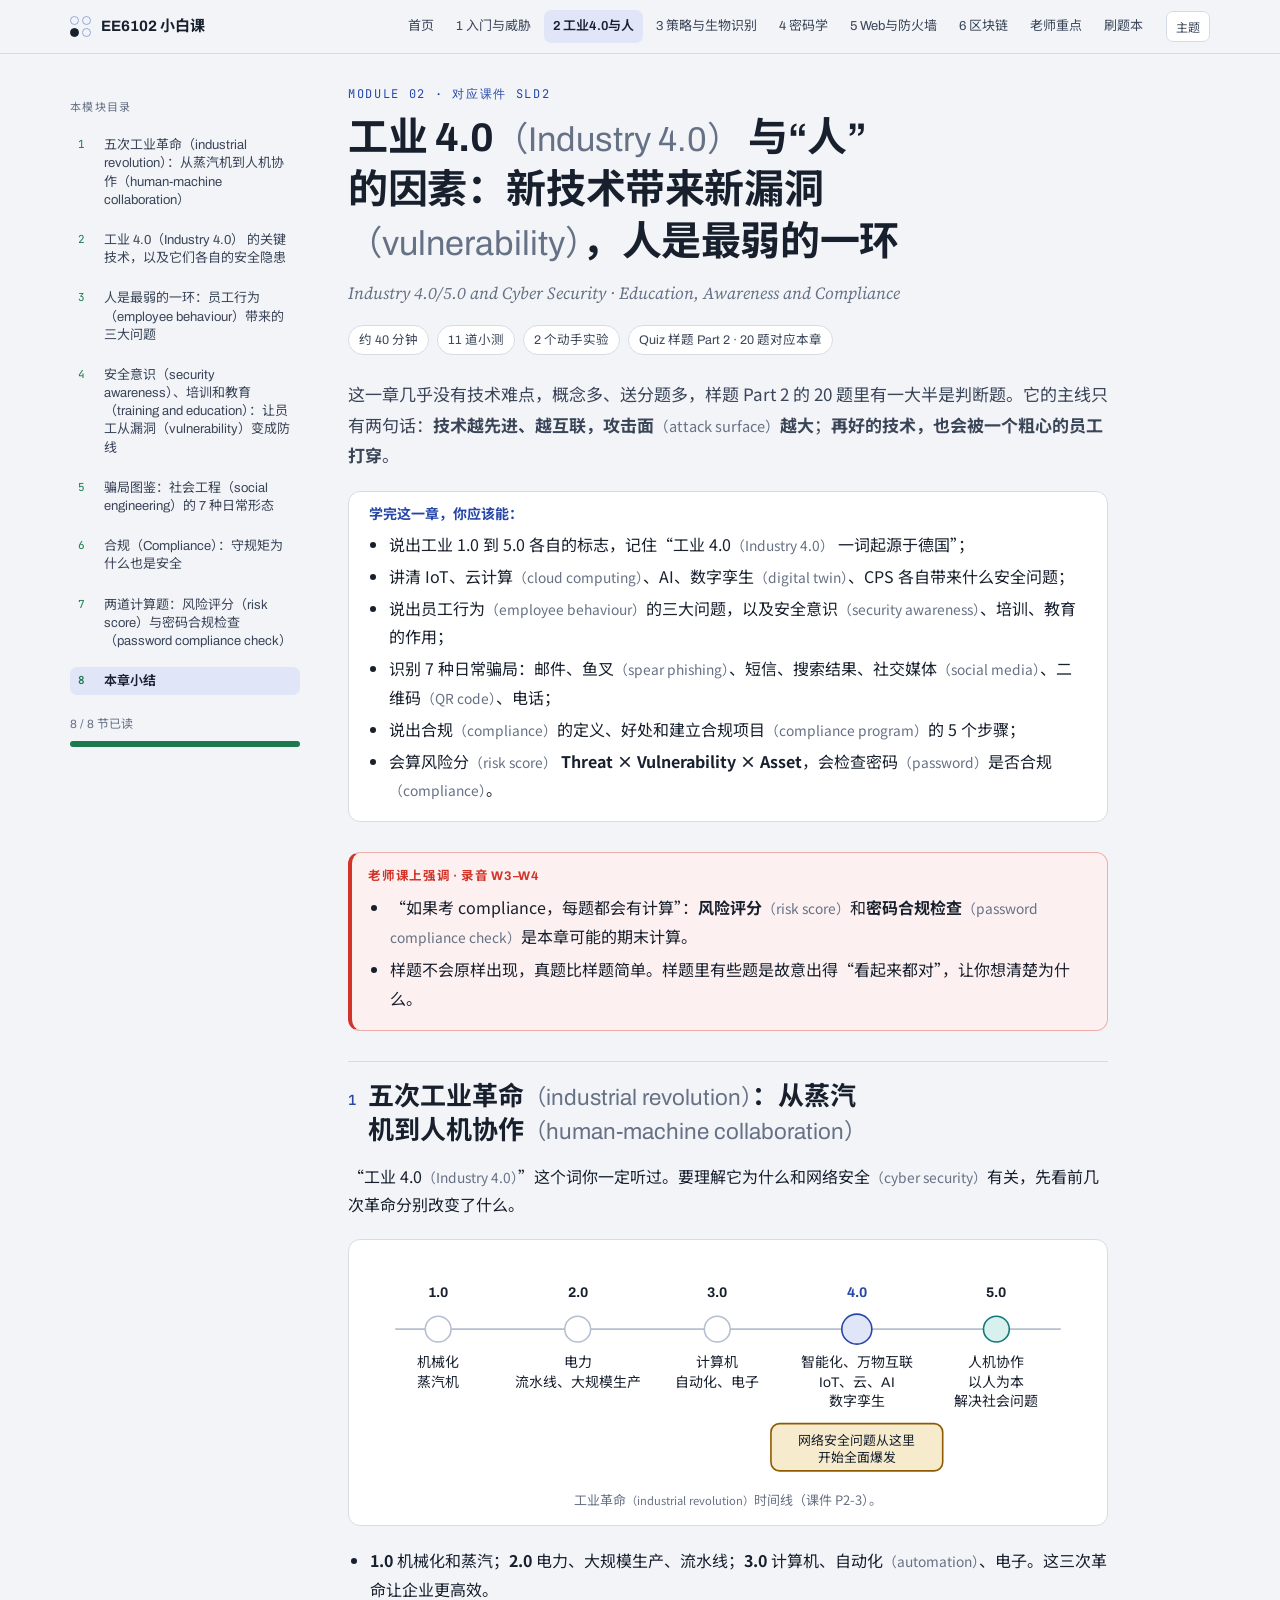
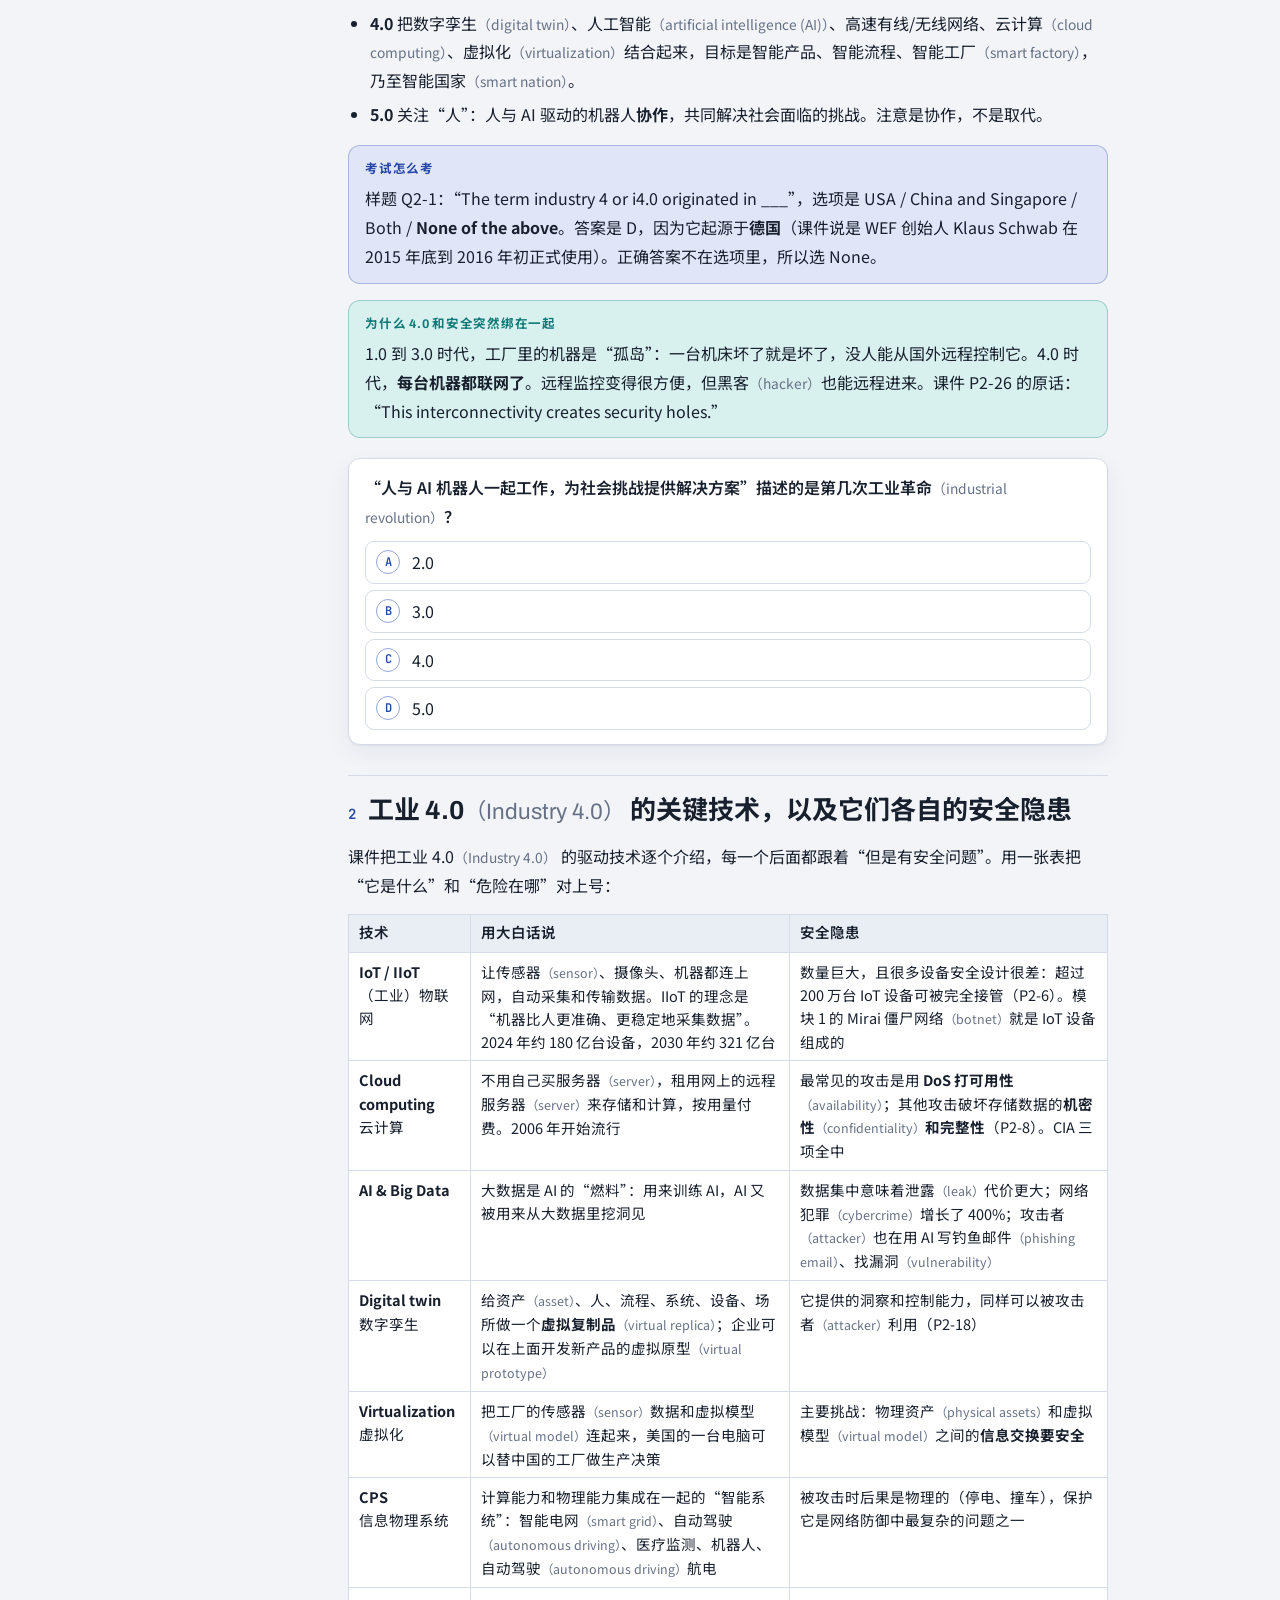
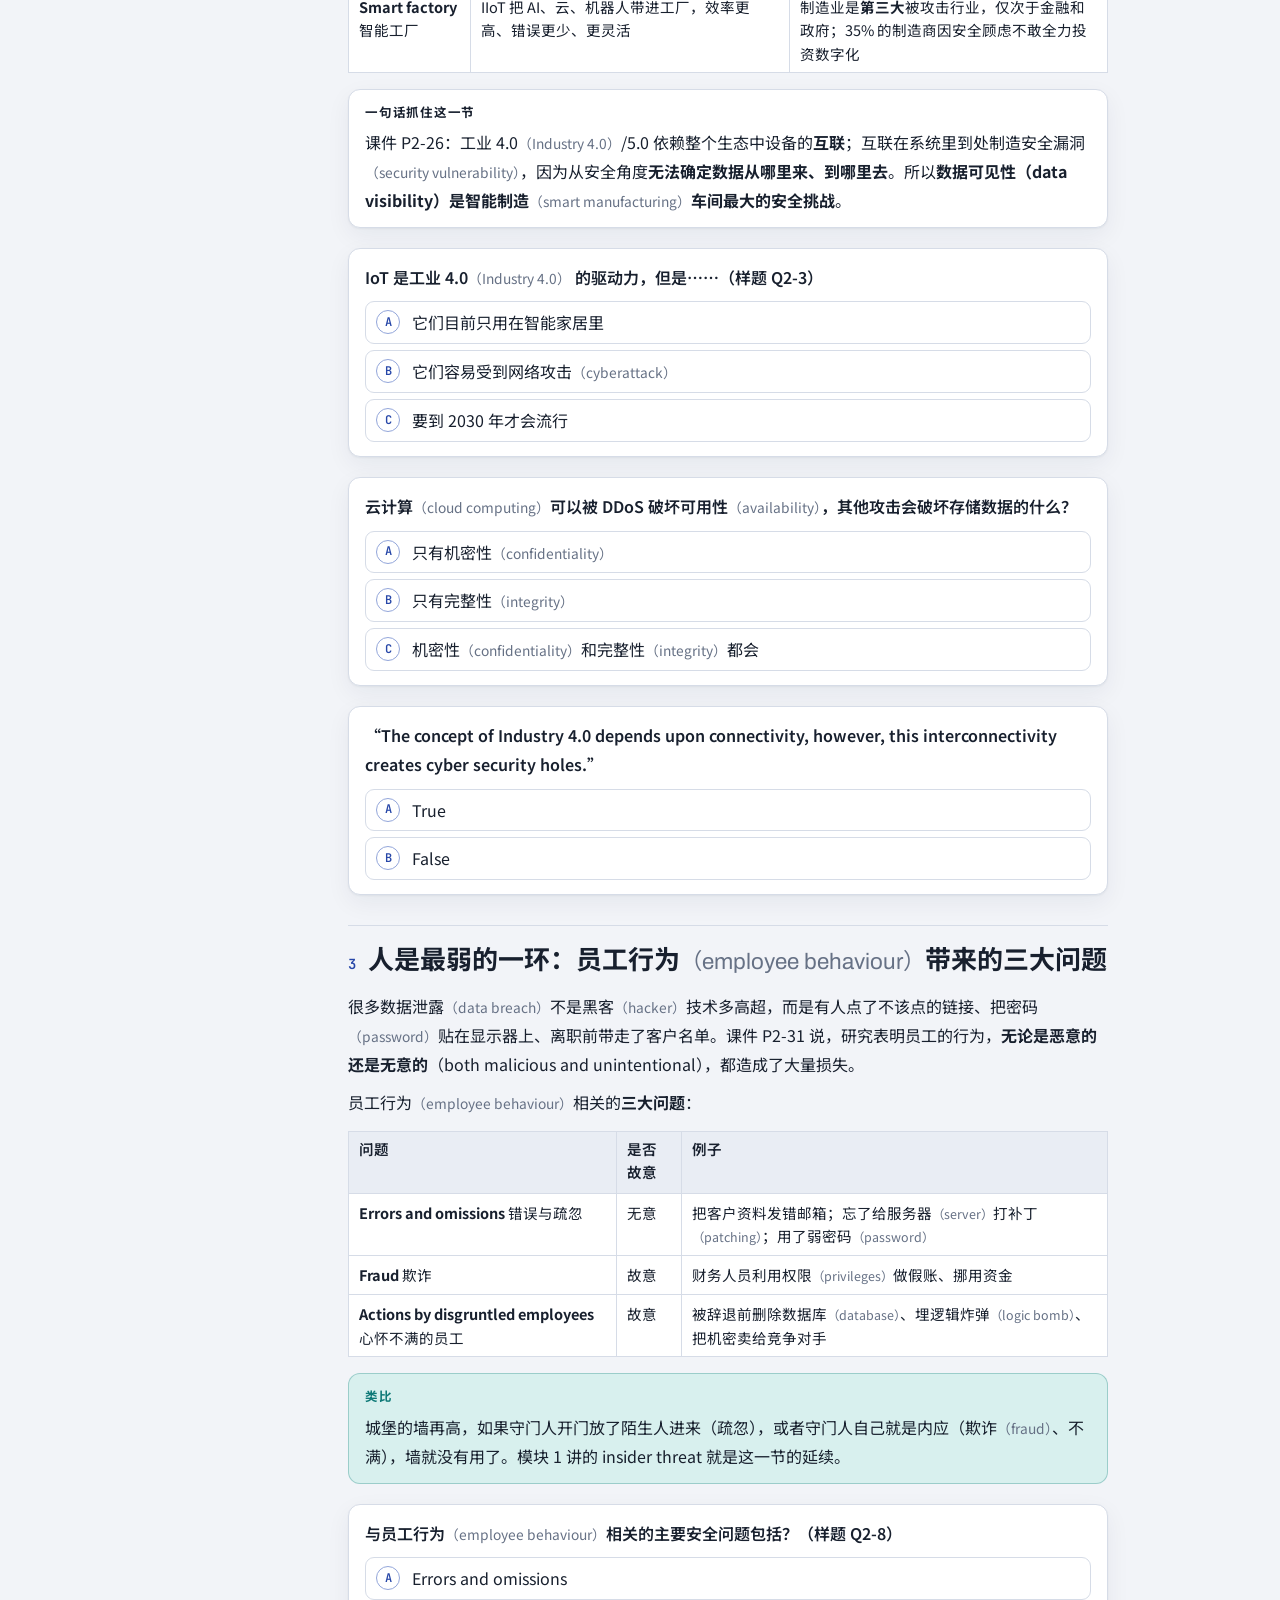
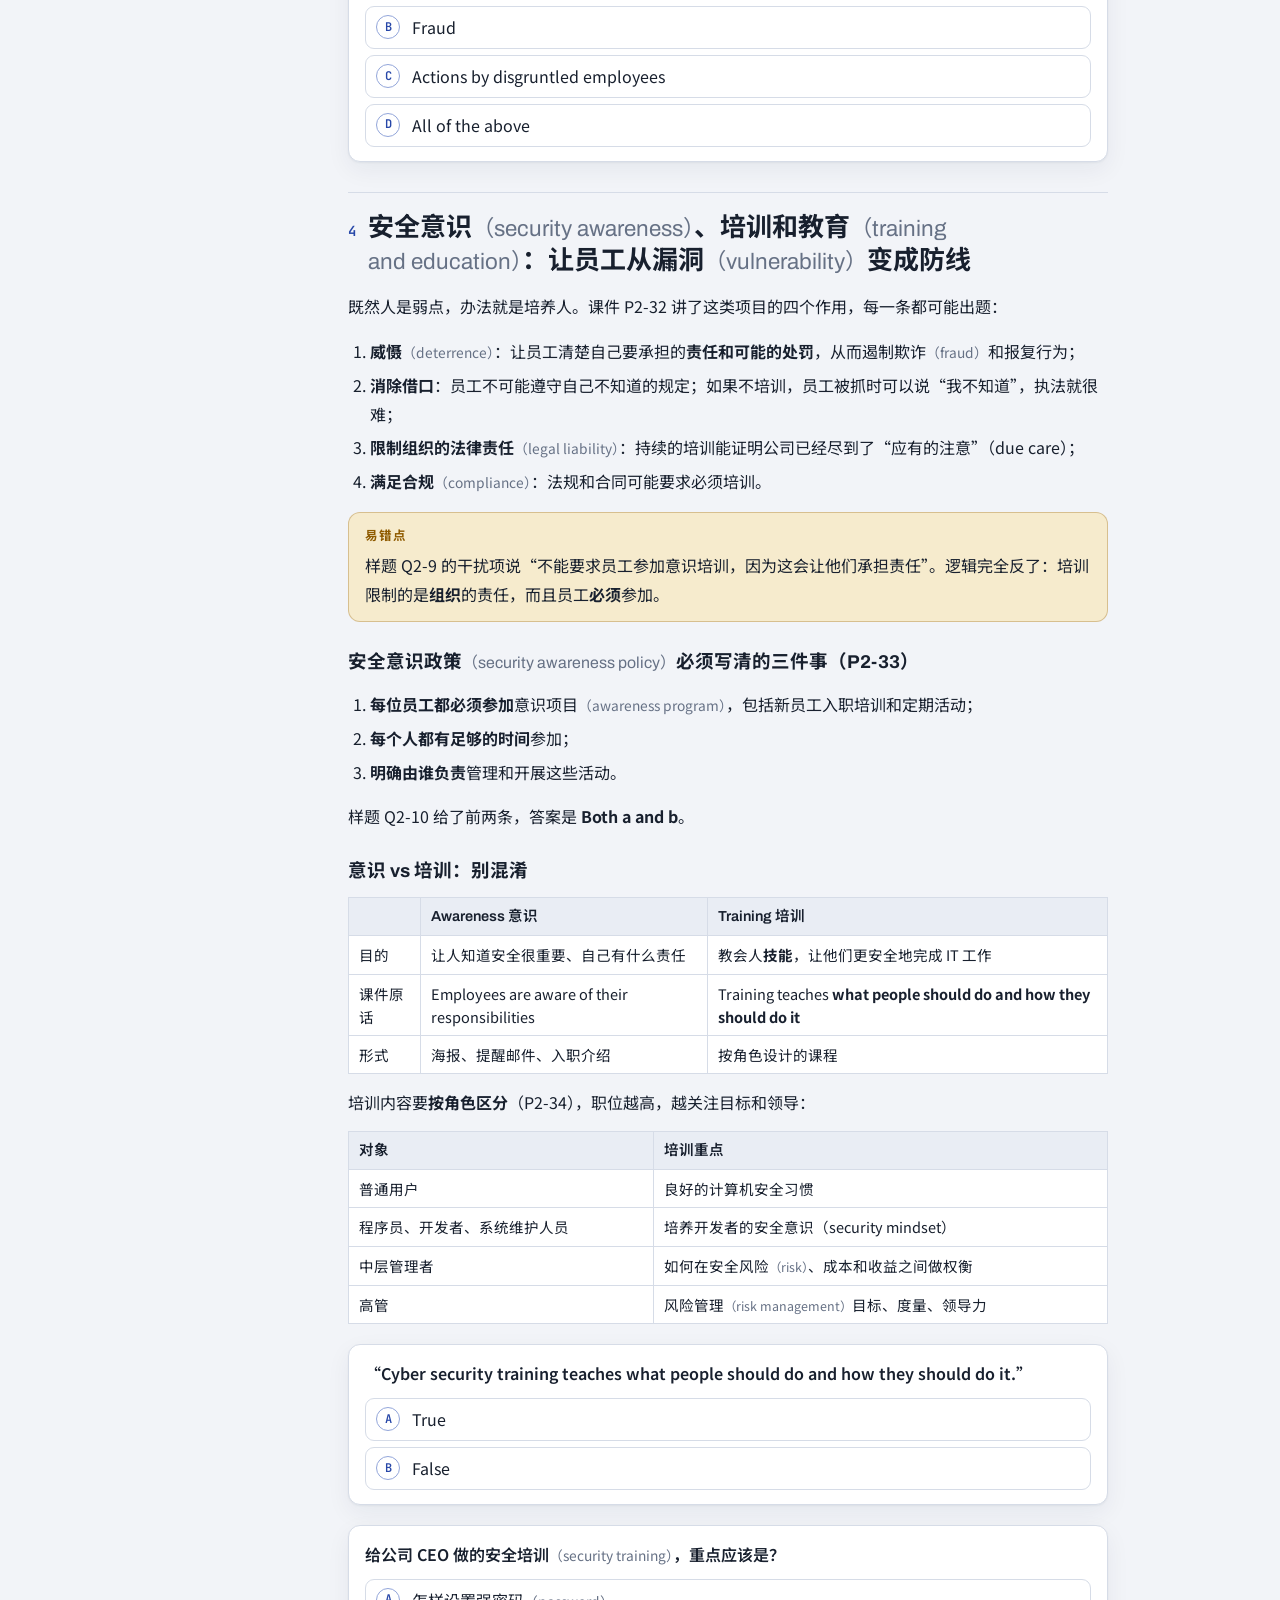
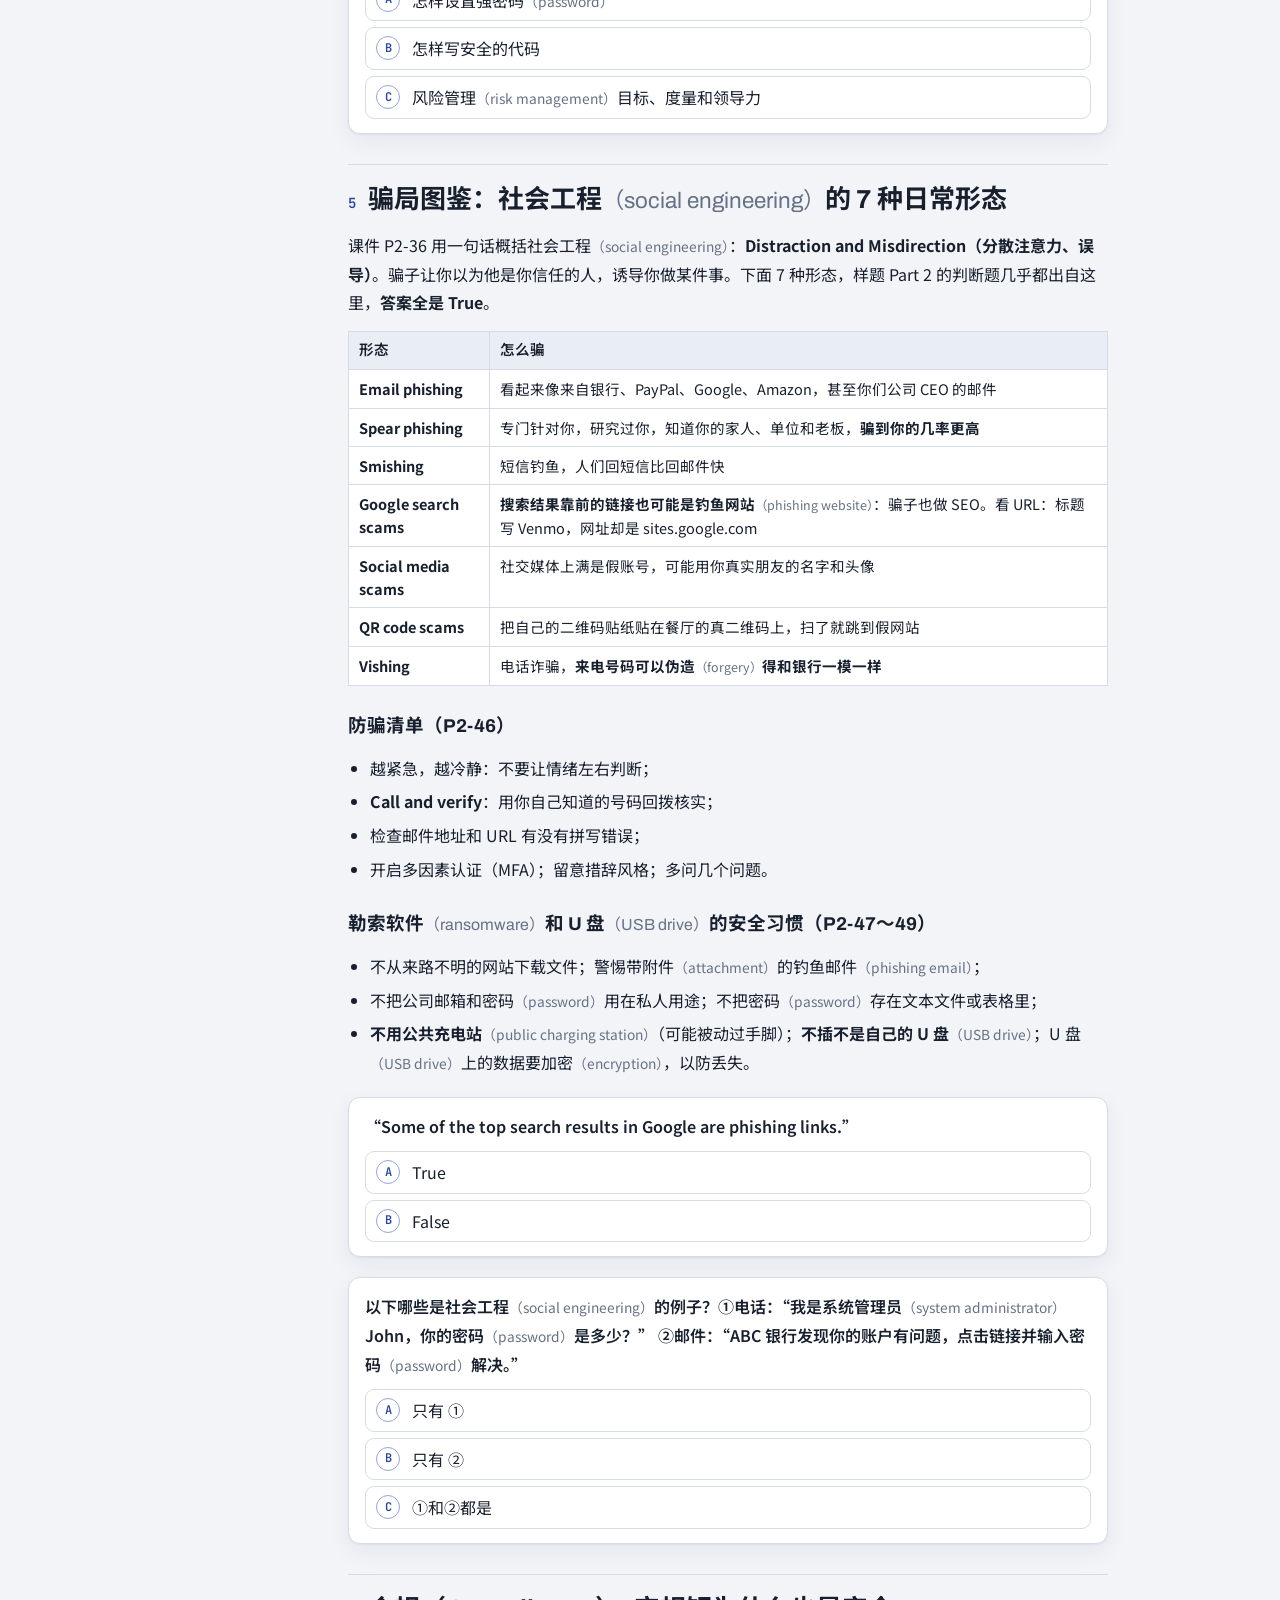
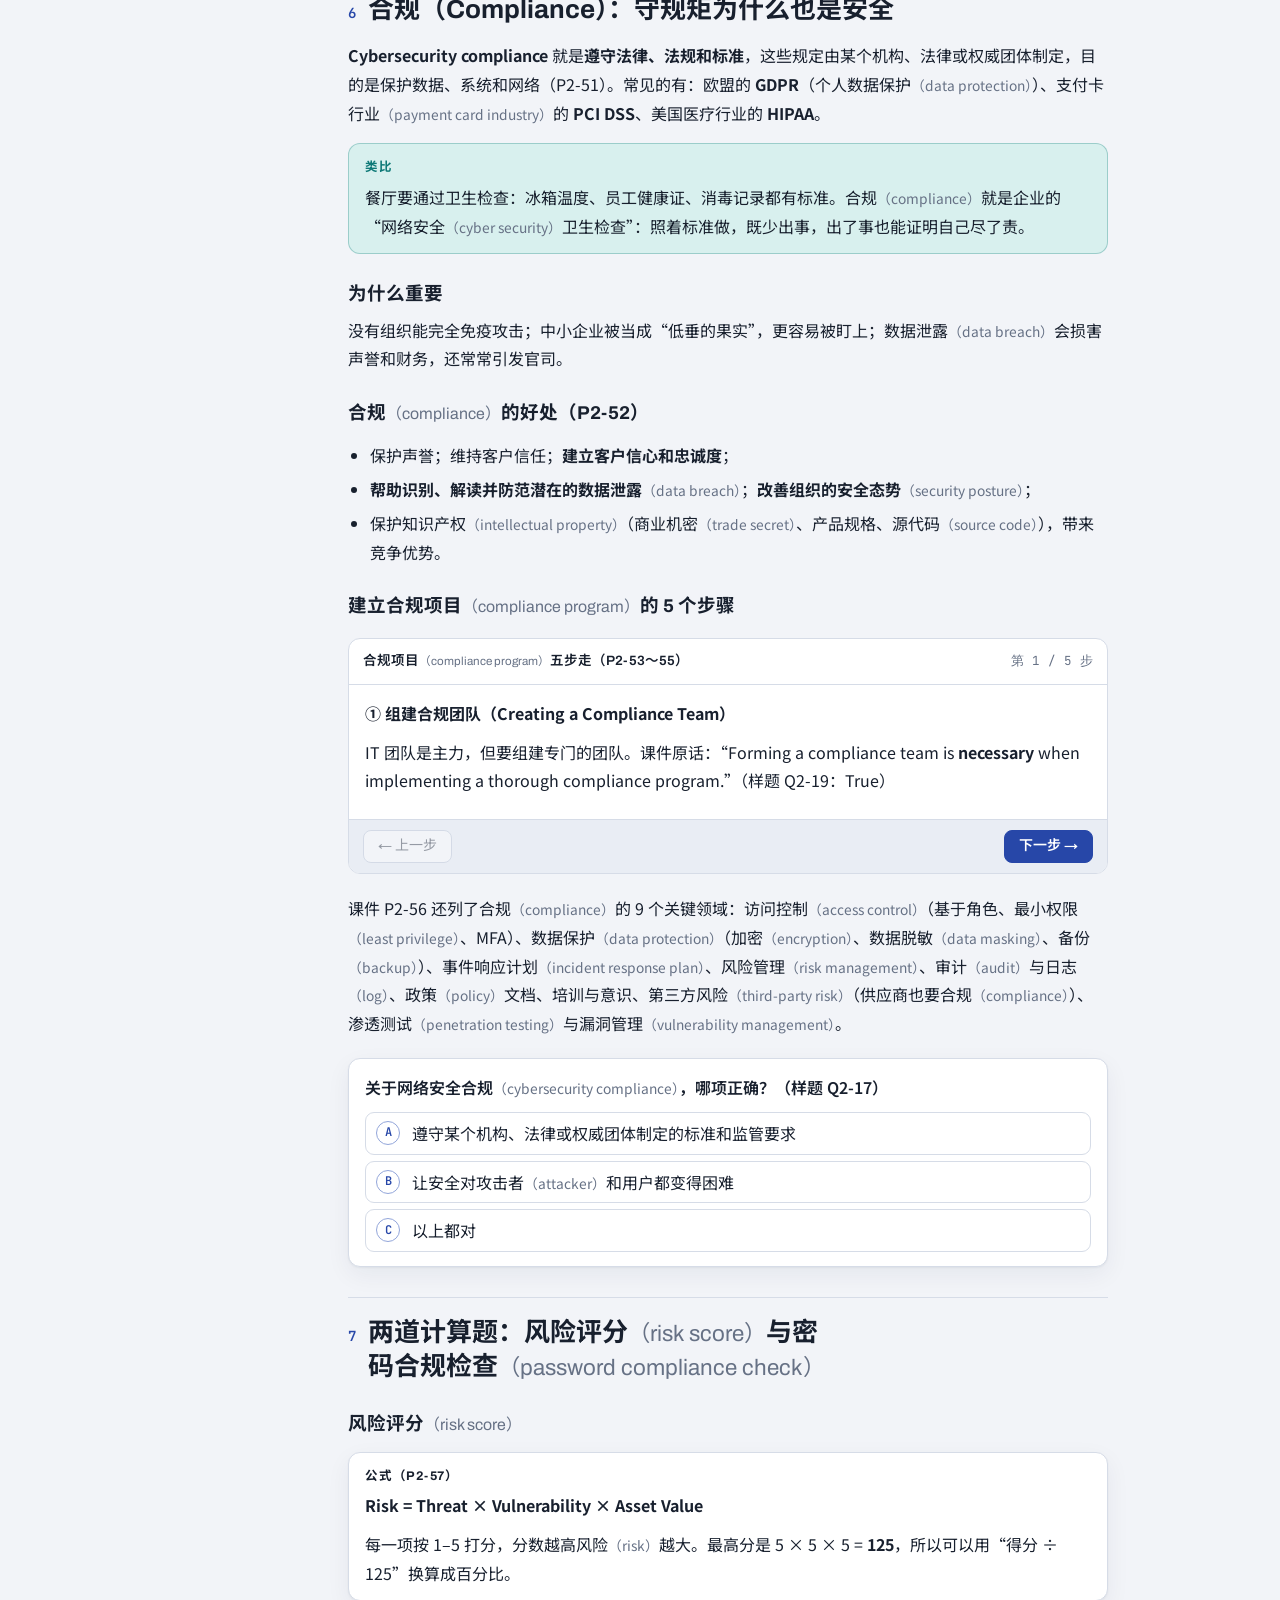
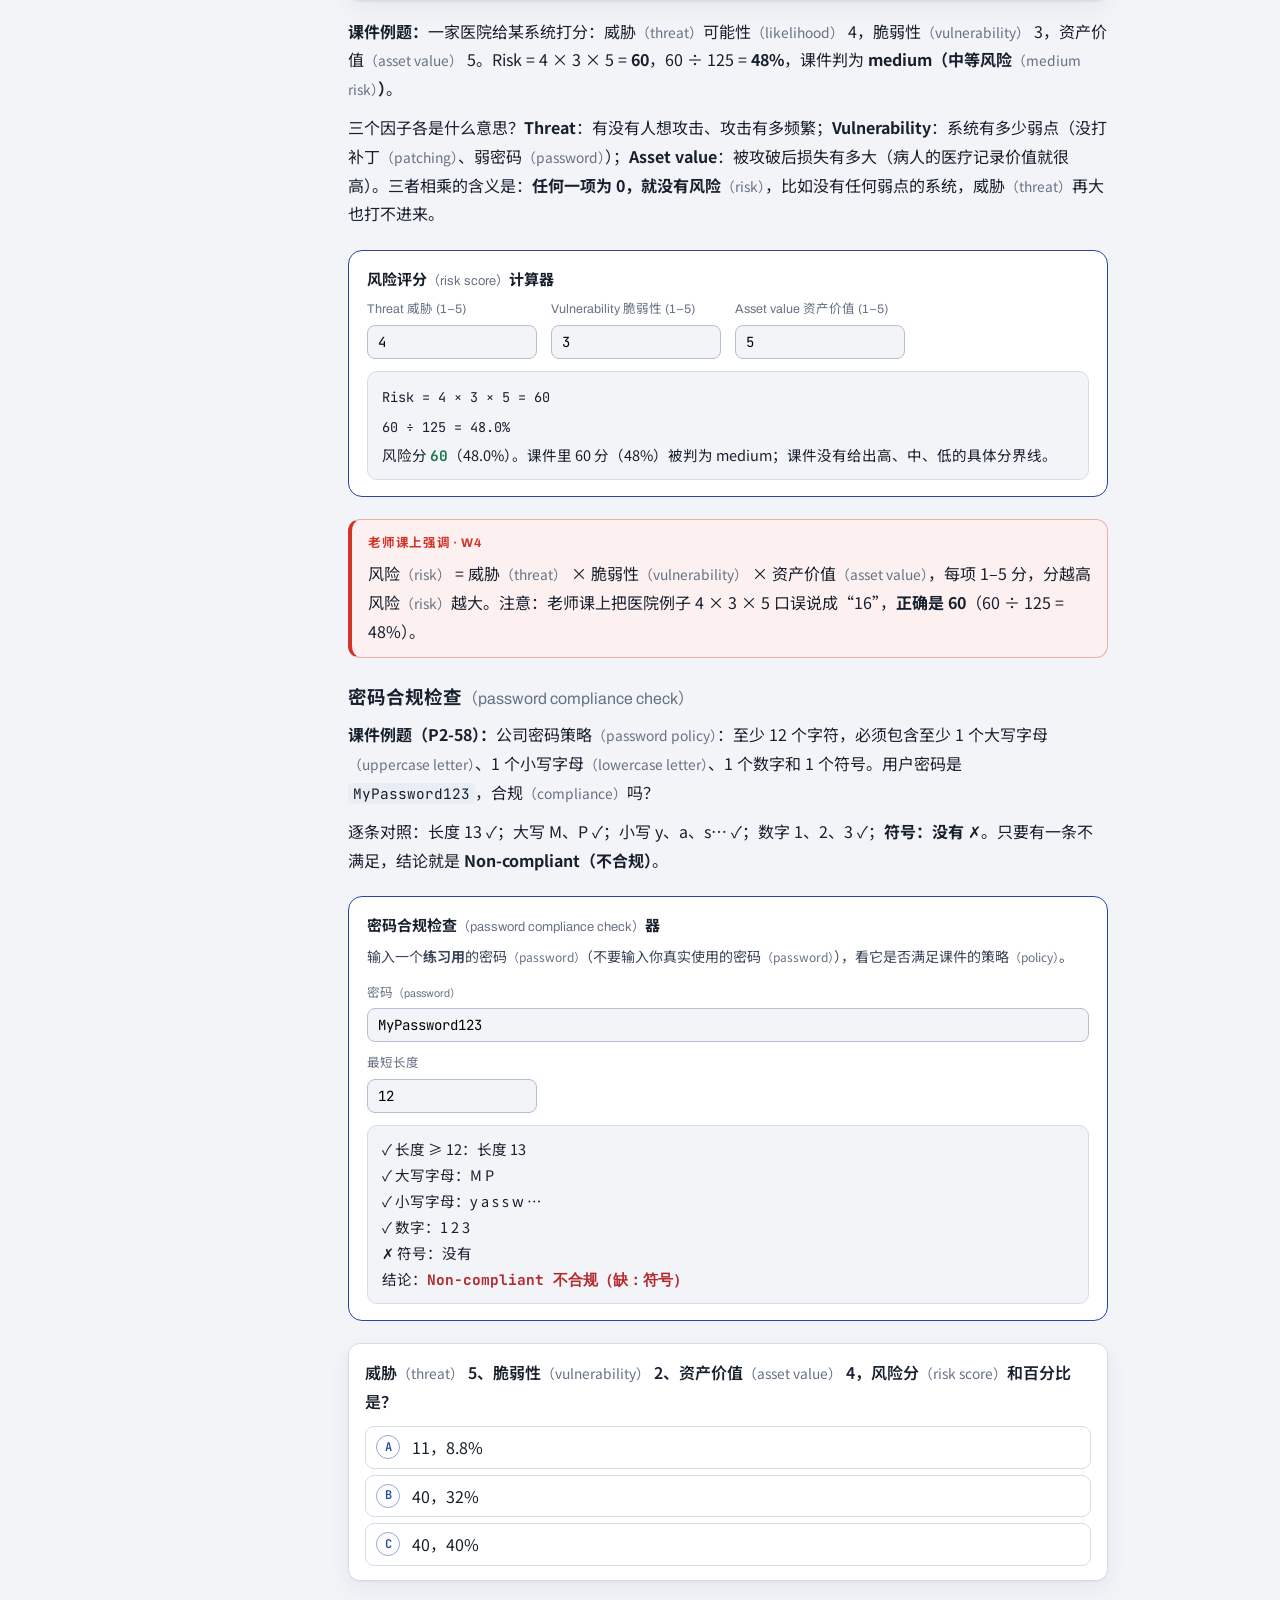
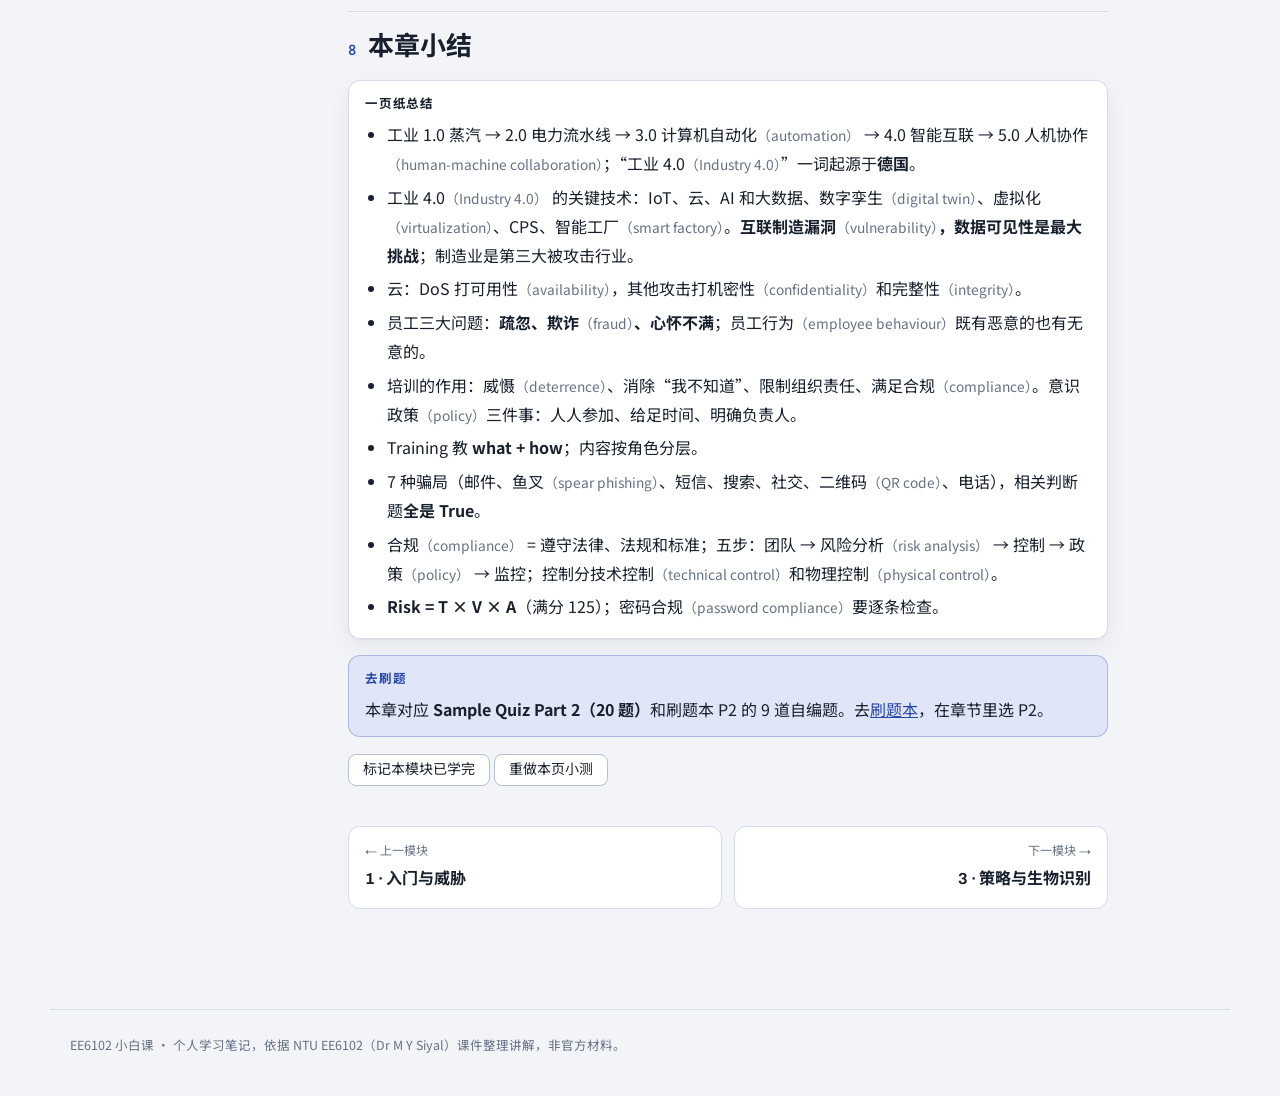
<file: m2.html>
<!doctype html>
<html lang="zh-CN">
<head>
<meta charset="utf-8">
<meta name="viewport" content="width=device-width, initial-scale=1, viewport-fit=cover">
<title>模块 2 · 工业 4.0 与人的因素 | EE6102 小白课</title>
<meta name="description" content="EE6102 模块 2：工业革命 1.0–5.0、IoT/云/AI/数字孪生的安全隐患、员工行为、安全意识与培训、社会工程、合规与风险计算。">
<link rel="preconnect" href="https://fonts.googleapis.com"><link rel="preconnect" href="https://fonts.gstatic.com" crossorigin>
<link rel="stylesheet" href="https://fonts.googleapis.com/css2?family=Archivo:wdth,wght@62..125,400..700&family=JetBrains+Mono:wght@400;600&family=Noto+Sans+SC:wght@400;500;700&family=Source+Serif+4:ital,opsz,wght@0,8..60,400;0,8..60,600;1,8..60,400&display=swap">
<link rel="stylesheet" href="assets/style.css">
</head>
<body data-page="m2">
<header class="top"><div class="top-in">
  <a class="logo" href="index.html"><span class="marks" aria-hidden="true"><i></i><i></i><i class="on"></i><i></i></span><b>EE6102 小白课</b></a>
  <span class="sp"></span>
  <nav aria-label="模块导航"><a href="index.html">首页</a><a href="m1.html">1 入门与威胁</a><a class="on" href="m2.html">2 工业4.0与人</a><a href="m3.html">3 策略与生物识别</a><a href="m4.html">4 密码学</a><a href="m5.html">5 Web与防火墙</a><a href="m6.html">6 区块链</a><a href="teacher.html">老师重点</a><a href="practice.html">刷题本</a></nav>
  <button class="themeb" type="button">主题</button>
</div></header>
<div class="wrap">
<aside class="toc" aria-label="本页目录"><p class="tt">本模块目录</p><ol></ol><div class="prog"><span class="pct"></span><div class="bar"><i></i></div></div></aside>
<main class="lesson">
<p class="eyebrow">Module 02 · 对应课件 sld2</p>
<h1 class="title">工业 4.0<span class="zhen">（Industry 4.0）</span> 与“人”的因素：新技术带来新漏洞<span class="zhen">（vulnerability）</span>，人是最弱的一环</h1>
<p class="sub-en">Industry 4.0/5.0 and Cyber Security · Education, Awareness and Compliance</p>
<div class="meta"><span>约 40 分钟</span><span>11 道小测</span><span>2 个动手实验</span><span>Quiz 样题 Part 2 · 20 题对应本章</span></div>
<p class="lede">这一章几乎没有技术难点，概念多、送分题多，样题 Part 2 的 20 题里有一大半是判断题。它的主线只有两句话：<b>技术越先进、越互联，攻击面<span class="zhen">（attack surface）</span>越大</b>；<b>再好的技术，也会被一个粗心的员工打穿</b>。</p>
<div class="goals"><h3>学完这一章，你应该能：</h3><ul>
<li>说出工业 1.0 到 5.0 各自的标志，记住“工业 4.0<span class="zhen">（Industry 4.0）</span> 一词起源于德国”；</li>
<li>讲清 IoT、云计算<span class="zhen">（cloud computing）</span>、AI、数字孪生<span class="zhen">（digital twin）</span>、CPS 各自带来什么安全问题；</li>
<li>说出员工行为<span class="zhen">（employee behaviour）</span>的三大问题，以及安全意识<span class="zhen">（security awareness）</span>、培训、教育的作用；</li>
<li>识别 7 种日常骗局：邮件、鱼叉<span class="zhen">（spear phishing）</span>、短信、搜索结果、社交媒体<span class="zhen">（social media）</span>、二维码<span class="zhen">（QR code）</span>、电话；</li>
<li>说出合规<span class="zhen">（compliance）</span>的定义、好处和建立合规项目<span class="zhen">（compliance program）</span>的 5 个步骤；</li>
<li>会算风险分<span class="zhen">（risk score）</span> <b>Threat × Vulnerability × Asset</b>，会检查密码<span class="zhen">（password）</span>是否合规<span class="zhen">（compliance）</span>。</li></ul></div>

<div class="teacher box" data-t="m2top"><span class="bt">老师课上强调 · 录音 W3–W4</span><ul><li>“如果考 compliance，每题都会有计算”：<b>风险评分<span class="zhen">（risk score）</span></b>和<b>密码合规检查<span class="zhen">（password compliance check）</span></b>是本章可能的期末计算。</li><li>样题不会原样出现，真题比样题简单。样题里有些题是故意出得“看起来都对”，让你想清楚为什么。</li></ul></div>
<section class="sec" id="rev">
<h2><span class="n">1</span><span class="ht">五次工业革命<span class="zhen">（industrial revolution）</span>：从蒸汽机到人机协作<span class="zhen">（human-machine collaboration）</span></span></h2>
<p>“工业 4.0<span class="zhen">（Industry 4.0）</span>”这个词你一定听过。要理解它为什么和网络安全<span class="zhen">（cyber security）</span>有关，先看前几次革命分别改变了什么。</p>
<figure>
<svg viewBox="0 0 680 210" role="img" aria-label="工业 1.0 到 5.0 时间线">
  <line x1="30" y1="70" x2="650" y2="70" class="ln"/>
  <g font-size="13">
  <circle cx="70" cy="70" r="12" class="box-s"/><text x="70" y="40" text-anchor="middle" font-weight="700">1.0</text><text x="70" y="105" text-anchor="middle">机械化</text><text x="70" y="124" text-anchor="middle">蒸汽机</text>
  <circle cx="200" cy="70" r="12" class="box-s"/><text x="200" y="40" text-anchor="middle" font-weight="700">2.0</text><text x="200" y="105" text-anchor="middle">电力</text><text x="200" y="124" text-anchor="middle">流水线、大规模生产</text>
  <circle cx="330" cy="70" r="12" class="box-s"/><text x="330" y="40" text-anchor="middle" font-weight="700">3.0</text><text x="330" y="105" text-anchor="middle">计算机</text><text x="330" y="124" text-anchor="middle">自动化、电子</text>
  <circle cx="460" cy="70" r="14" class="box-a"/><text x="460" y="40" text-anchor="middle" font-weight="700" class="ta">4.0</text><text x="460" y="105" text-anchor="middle">智能化、万物互联</text><text x="460" y="124" text-anchor="middle">IoT、云、AI</text><text x="460" y="142" text-anchor="middle">数字孪生</text>
  <circle cx="590" cy="70" r="12" class="box-t"/><text x="590" y="40" text-anchor="middle" font-weight="700">5.0</text><text x="590" y="105" text-anchor="middle">人机协作</text><text x="590" y="124" text-anchor="middle">以人为本</text><text x="590" y="142" text-anchor="middle">解决社会问题</text></g>
  <rect x="380" y="158" width="160" height="44" rx="8" class="box-w"/><text x="460" y="178" text-anchor="middle" font-size="12">网络安全问题从这里</text><text x="460" y="194" text-anchor="middle" font-size="12">开始全面爆发</text>
</svg>
<figcaption>工业革命<span class="zhen">（industrial revolution）</span>时间线（课件 P2-3）。</figcaption>
</figure>
<ul>
<li><b>1.0</b> 机械化和蒸汽；<b>2.0</b> 电力、大规模生产、流水线；<b>3.0</b> 计算机、自动化<span class="zhen">（automation）</span>、电子。这三次革命让企业更高效。</li>
<li><b>4.0</b> 把数字孪生<span class="zhen">（digital twin）</span>、人工智能<span class="zhen">（artificial intelligence (AI)）</span>、高速有线/无线网络、云计算<span class="zhen">（cloud computing）</span>、虚拟化<span class="zhen">（virtualization）</span>结合起来，目标是智能产品、智能流程、智能工厂<span class="zhen">（smart factory）</span>，乃至智能国家<span class="zhen">（smart nation）</span>。</li>
<li><b>5.0</b> 关注“人”：人与 AI 驱动的机器人<b>协作</b>，共同解决社会面临的挑战。注意是协作，不是取代。</li>
</ul>
<div class="exam box"><span class="bt">考试怎么考</span><p>样题 Q2-1：“The term industry 4 or i4.0 originated in ___”，选项是 USA / China and Singapore / Both / <b>None of the above</b>。答案是 D，因为它起源于<b>德国</b>（课件说是 WEF 创始人 Klaus Schwab 在 2015 年底到 2016 年初正式使用）。正确答案不在选项里，所以选 None。</p></div>
<div class="analogy box"><span class="bt">为什么 4.0 和安全突然绑在一起</span><p>1.0 到 3.0 时代，工厂里的机器是“孤岛”：一台机床坏了就是坏了，没人能从国外远程控制它。4.0 时代，<b>每台机器都联网了</b>。远程监控变得很方便，但黑客<span class="zhen">（hacker）</span>也能远程进来。课件 P2-26 的原话：“This interconnectivity creates security holes.”</p></div>
<div class="check" data-a="3"><p class="cq">“人与 AI 机器人一起工作，为社会挑战提供解决方案”描述的是第几次工业革命<span class="zhen">（industrial revolution）</span>？</p>
<div class="opts"><button class="opt">2.0</button><button class="opt">3.0</button><button class="opt">4.0</button><button class="opt">5.0</button></div>
<div class="cx"><p>5.0 的关键词是 <b>man and machines working together</b>。4.0 强调的是智能化和互联。</p></div></div>
</section>

<section class="sec" id="tech">
<h2><span class="n">2</span><span class="ht">工业 4.0<span class="zhen">（Industry 4.0）</span> 的关键技术，以及它们各自的安全隐患</span></h2>
<p>课件把工业 4.0<span class="zhen">（Industry 4.0）</span> 的驱动技术逐个介绍，每一个后面都跟着“但是有安全问题”。用一张表把“它是什么”和“危险在哪”对上号：</p>
<div class="tbl"><table>
<tr><th>技术</th><th>用大白话说</th><th>安全隐患</th></tr>
<tr><td><b>IoT / IIoT</b><br>（工业）物联网</td><td>让传感器<span class="zhen">（sensor）</span>、摄像头、机器都连上网，自动采集和传输数据。IIoT 的理念是“机器比人更准确、更稳定地采集数据”。2024 年约 180 亿台设备，2030 年约 321 亿台</td><td>数量巨大，且很多设备安全设计很差：超过 200 万台 IoT 设备可被完全接管（P2-6）。模块 1 的 Mirai 僵尸网络<span class="zhen">（botnet）</span>就是 IoT 设备组成的</td></tr>
<tr><td><b>Cloud computing</b><br>云计算</td><td>不用自己买服务器<span class="zhen">（server）</span>，租用网上的远程服务器<span class="zhen">（server）</span>来存储和计算，按用量付费。2006 年开始流行</td><td>最常见的攻击是用 <b>DoS 打可用性<span class="zhen">（availability）</span></b>；其他攻击破坏存储数据的<b>机密性<span class="zhen">（confidentiality）</span>和完整性</b>（P2-8）。CIA 三项全中</td></tr>
<tr><td><b>AI &amp; Big Data</b></td><td>大数据是 AI 的“燃料”：用来训练 AI，AI 又被用来从大数据里挖洞见</td><td>数据集中意味着泄露<span class="zhen">（leak）</span>代价更大；网络犯罪<span class="zhen">（cybercrime）</span>增长了 400%；攻击者<span class="zhen">（attacker）</span>也在用 AI 写钓鱼邮件<span class="zhen">（phishing email）</span>、找漏洞<span class="zhen">（vulnerability）</span></td></tr>
<tr><td><b>Digital twin</b><br>数字孪生</td><td>给资产<span class="zhen">（asset）</span>、人、流程、系统、设备、场所做一个<b>虚拟复制品<span class="zhen">（virtual replica）</span></b>；企业可以在上面开发新产品的虚拟原型<span class="zhen">（virtual prototype）</span></td><td>它提供的洞察和控制能力，同样可以被攻击者<span class="zhen">（attacker）</span>利用（P2-18）</td></tr>
<tr><td><b>Virtualization</b><br>虚拟化</td><td>把工厂的传感器<span class="zhen">（sensor）</span>数据和虚拟模型<span class="zhen">（virtual model）</span>连起来，美国的一台电脑可以替中国的工厂做生产决策</td><td>主要挑战：物理资产<span class="zhen">（physical assets）</span>和虚拟模型<span class="zhen">（virtual model）</span>之间的<b>信息交换要安全</b></td></tr>
<tr><td><b>CPS</b><br>信息物理系统</td><td>计算能力和物理能力集成在一起的“智能系统”：智能电网<span class="zhen">（smart grid）</span>、自动驾驶<span class="zhen">（autonomous driving）</span>、医疗监测、机器人、自动驾驶<span class="zhen">（autonomous driving）</span>航电</td><td>被攻击时后果是物理的（停电、撞车），保护它是网络防御中最复杂的问题之一</td></tr>
<tr><td><b>Smart factory</b><br>智能工厂</td><td>IIoT 把 AI、云、机器人带进工厂，效率更高、错误更少、更灵活</td><td>制造业是<b>第三大</b>被攻击行业，仅次于金融和政府；35% 的制造商因安全顾虑不敢全力投资数字化</td></tr>
</table></div>
<div class="key box"><span class="bt">一句话抓住这一节</span><p>课件 P2-26：工业 4.0<span class="zhen">（Industry 4.0）</span>/5.0 依赖整个生态中设备的<b>互联</b>；互联在系统里到处制造安全漏洞<span class="zhen">（security vulnerability）</span>，因为从安全角度<b>无法确定数据从哪里来、到哪里去</b>。所以<b>数据可见性（data visibility）是智能制造<span class="zhen">（smart manufacturing）</span>车间最大的安全挑战</b>。</p></div>
<div class="check" data-a="1"><p class="cq">IoT 是工业 4.0<span class="zhen">（Industry 4.0）</span> 的驱动力，但是……（样题 Q2-3）</p>
<div class="opts"><button class="opt">它们目前只用在智能家居里</button><button class="opt">它们容易受到网络攻击<span class="zhen">（cyberattack）</span></button><button class="opt">要到 2030 年才会流行</button></div>
<div class="cx"><p>IoT 已经大量用在工业里（IIoT），现在就很普及，问题在于<b>不安全</b>。</p></div></div>
<div class="check" data-a="2"><p class="cq">云计算<span class="zhen">（cloud computing）</span>可以被 DDoS 破坏可用性<span class="zhen">（availability）</span>，其他攻击会破坏存储数据的什么？</p>
<div class="opts"><button class="opt">只有机密性<span class="zhen">（confidentiality）</span></button><button class="opt">只有完整性<span class="zhen">（integrity）</span></button><button class="opt">机密性<span class="zhen">（confidentiality）</span>和完整性<span class="zhen">（integrity）</span>都会</button></div>
<div class="cx"><p>课件原文就是 “the confidentiality and integrity of the stored data”。加上 DDoS 打的 A，云计算<span class="zhen">（cloud computing）</span>面临的威胁<span class="zhen">（threat）</span>覆盖了整个 CIA。</p></div></div>
<div class="check" data-a="0"><p class="cq">“The concept of Industry 4.0 depends upon connectivity, however, this interconnectivity creates cyber security holes.”</p>
<div class="opts"><button class="opt">True</button><button class="opt">False</button></div>
<div class="cx"><p>这就是本节的主线（样题 Q2-5）。</p></div></div>
</section>

<section class="sec" id="human">
<h2><span class="n">3</span><span class="ht">人是最弱的一环：员工行为<span class="zhen">（employee behaviour）</span>带来的三大问题</span></h2>
<p>很多数据泄露<span class="zhen">（data breach）</span>不是黑客<span class="zhen">（hacker）</span>技术多高超，而是有人点了不该点的链接、把密码<span class="zhen">（password）</span>贴在显示器上、离职前带走了客户名单。课件 P2-31 说，研究表明员工的行为，<b>无论是恶意的还是无意的</b>（both malicious and unintentional），都造成了大量损失。</p>
<p>员工行为<span class="zhen">（employee behaviour）</span>相关的<b>三大问题</b>：</p>
<div class="tbl"><table>
<tr><th>问题</th><th>是否故意</th><th>例子</th></tr>
<tr><td><b>Errors and omissions</b> 错误与疏忽</td><td>无意</td><td>把客户资料发错邮箱；忘了给服务器<span class="zhen">（server）</span>打补丁<span class="zhen">（patching）</span>；用了弱密码<span class="zhen">（password）</span></td></tr>
<tr><td><b>Fraud</b> 欺诈</td><td>故意</td><td>财务人员利用权限<span class="zhen">（privileges）</span>做假账、挪用资金</td></tr>
<tr><td><b>Actions by disgruntled employees</b> 心怀不满的员工</td><td>故意</td><td>被辞退前删除数据库<span class="zhen">（database）</span>、埋逻辑炸弹<span class="zhen">（logic bomb）</span>、把机密卖给竞争对手</td></tr>
</table></div>
<div class="analogy box"><span class="bt">类比</span><p>城堡的墙再高，如果守门人开门放了陌生人进来（疏忽），或者守门人自己就是内应（欺诈<span class="zhen">（fraud）</span>、不满），墙就没有用了。模块 1 讲的 insider threat 就是这一节的延续。</p></div>
<div class="check" data-a="3"><p class="cq">与员工行为<span class="zhen">（employee behaviour）</span>相关的主要安全问题包括？（样题 Q2-8）</p>
<div class="opts"><button class="opt">Errors and omissions</button><button class="opt">Fraud</button><button class="opt">Actions by disgruntled employees</button><button class="opt">All of the above</button></div>
<div class="cx"><p>三个都是课件原文列出的，选 <b>All of the above</b>。同理样题 Q2-7：员工行为<span class="zhen">（employee behaviour）</span>可能是 malicious，也可能是 unintentional，选 <b>Both</b>。</p></div></div>
</section>

<section class="sec" id="train">
<h2><span class="n">4</span><span class="ht">安全意识<span class="zhen">（security awareness）</span>、培训和教育<span class="zhen">（training and education）</span>：让员工从漏洞<span class="zhen">（vulnerability）</span>变成防线</span></h2>
<p>既然人是弱点，办法就是培养人。课件 P2-32 讲了这类项目的四个作用，每一条都可能出题：</p>
<ol>
<li><b>威慑<span class="zhen">（deterrence）</span></b>：让员工清楚自己要承担的<b>责任和可能的处罚</b>，从而遏制欺诈<span class="zhen">（fraud）</span>和报复行为；</li>
<li><b>消除借口</b>：员工不可能遵守自己不知道的规定；如果不培训，员工被抓时可以说“我不知道”，执法就很难；</li>
<li><b>限制组织的法律责任<span class="zhen">（legal liability）</span></b>：持续的培训能证明公司已经尽到了“应有的注意”（due care）；</li>
<li><b>满足合规<span class="zhen">（compliance）</span></b>：法规和合同可能要求必须培训。</li>
</ol>
<div class="pitfall box"><span class="bt">易错点</span><p>样题 Q2-9 的干扰项说“不能要求员工参加意识培训，因为这会让他们承担责任”。逻辑完全反了：培训限制的是<b>组织</b>的责任，而且员工<b>必须</b>参加。</p></div>

<h3>安全意识政策<span class="zhen">（security awareness policy）</span>必须写清的三件事（P2-33）</h3>
<ol>
<li><b>每位员工都必须参加</b>意识项目<span class="zhen">（awareness program）</span>，包括新员工入职培训和定期活动；</li>
<li><b>每个人都有足够的时间</b>参加；</li>
<li><b>明确由谁负责</b>管理和开展这些活动。</li>
</ol>
<p>样题 Q2-10 给了前两条，答案是 <b>Both a and b</b>。</p>

<h3>意识 vs 培训：别混淆</h3>
<div class="tbl"><table>
<tr><th></th><th>Awareness 意识</th><th>Training 培训</th></tr>
<tr><td>目的</td><td>让人知道安全很重要、自己有什么责任</td><td>教会人<b>技能</b>，让他们更安全地完成 IT 工作</td></tr>
<tr><td>课件原话</td><td>Employees are aware of their responsibilities</td><td>Training teaches <b>what people should do and how they should do it</b></td></tr>
<tr><td>形式</td><td>海报、提醒邮件、入职介绍</td><td>按角色设计的课程</td></tr>
</table></div>
<p>培训内容要<b>按角色区分</b>（P2-34），职位越高，越关注目标和领导：</p>
<div class="tbl"><table>
<tr><th>对象</th><th>培训重点</th></tr>
<tr><td>普通用户</td><td>良好的计算机安全习惯</td></tr>
<tr><td>程序员、开发者、系统维护人员</td><td>培养开发者的安全意识（security mindset）</td></tr>
<tr><td>中层管理者</td><td>如何在安全风险<span class="zhen">（risk）</span>、成本和收益之间做权衡</td></tr>
<tr><td>高管</td><td>风险管理<span class="zhen">（risk management）</span>目标、度量、领导力</td></tr>
</table></div>
<div class="check" data-a="0"><p class="cq">“Cyber security training teaches what people should do and how they should do it.”</p>
<div class="opts"><button class="opt">True</button><button class="opt">False</button></div>
<div class="cx"><p>课件原句（样题 Q2-11）。</p></div></div>
<div class="check" data-a="2"><p class="cq">给公司 CEO 做的安全培训<span class="zhen">（security training）</span>，重点应该是？</p>
<div class="opts"><button class="opt">怎样设置强密码<span class="zhen">（password）</span></button><button class="opt">怎样写安全的代码</button><button class="opt">风险管理<span class="zhen">（risk management）</span>目标、度量和领导力</button></div>
<div class="cx"><p>高管层关注的是 risk management goals, measurement, leadership。A 是普通用户的内容，B 是开发者的内容。</p></div></div>
</section>

<section class="sec" id="scams">
<h2><span class="n">5</span><span class="ht">骗局图鉴：社会工程<span class="zhen">（social engineering）</span>的 7 种日常形态</span></h2>
<p>课件 P2-36 用一句话概括社会工程<span class="zhen">（social engineering）</span>：<b>Distraction and Misdirection（分散注意力、误导）</b>。骗子让你以为他是你信任的人，诱导你做某件事。下面 7 种形态，样题 Part 2 的判断题几乎都出自这里，<b>答案全是 True</b>。</p>
<div class="tbl"><table>
<tr><th>形态</th><th>怎么骗</th></tr>
<tr><td><b>Email phishing</b></td><td>看起来像来自银行、PayPal、Google、Amazon，甚至你们公司 CEO 的邮件</td></tr>
<tr><td><b>Spear phishing</b></td><td>专门针对你，研究过你，知道你的家人、单位和老板，<b>骗到你的几率更高</b></td></tr>
<tr><td><b>Smishing</b></td><td>短信钓鱼，人们回短信比回邮件快</td></tr>
<tr><td><b>Google search scams</b></td><td><b>搜索结果靠前的链接也可能是钓鱼网站<span class="zhen">（phishing website）</span></b>：骗子也做 SEO。看 URL：标题写 Venmo，网址却是 sites.google.com</td></tr>
<tr><td><b>Social media scams</b></td><td>社交媒体上满是假账号，可能用你真实朋友的名字和头像</td></tr>
<tr><td><b>QR code scams</b></td><td>把自己的二维码贴纸贴在餐厅的真二维码上，扫了就跳到假网站</td></tr>
<tr><td><b>Vishing</b></td><td>电话诈骗，<b>来电号码可以伪造<span class="zhen">（forgery）</span>得和银行一模一样</b></td></tr>
</table></div>
<h3>防骗清单（P2-46）</h3>
<ul>
<li>越紧急，越冷静：不要让情绪左右判断；</li>
<li><b>Call and verify</b>：用你自己知道的号码回拨核实；</li>
<li>检查邮件地址和 URL 有没有拼写错误；</li>
<li>开启多因素认证（MFA）；留意措辞风格；多问几个问题。</li>
</ul>
<h3>勒索软件<span class="zhen">（ransomware）</span>和 U 盘<span class="zhen">（USB drive）</span>的安全习惯（P2-47～49）</h3>
<ul>
<li>不从来路不明的网站下载文件；警惕带附件<span class="zhen">（attachment）</span>的钓鱼邮件<span class="zhen">（phishing email）</span>；</li>
<li>不把公司邮箱和密码<span class="zhen">（password）</span>用在私人用途；不把密码<span class="zhen">（password）</span>存在文本文件或表格里；</li>
<li><b>不用公共充电站<span class="zhen">（public charging station）</span></b>（可能被动过手脚）；<b>不插不是自己的 U 盘<span class="zhen">（USB drive）</span></b>；U 盘<span class="zhen">（USB drive）</span>上的数据要加密<span class="zhen">（encryption）</span>，以防丢失。</li>
</ul>
<div class="check" data-a="0"><p class="cq">“Some of the top search results in Google are phishing links.”</p>
<div class="opts"><button class="opt">True</button><button class="opt">False</button></div>
<div class="cx"><p>True（样题 Q2-14）。排名靠前不代表可信。这一组判断题（Q2-13～16：spear phishing、Google 搜索、社交媒体<span class="zhen">（social media）</span>假账号、vishing 伪造<span class="zhen">（forgery）</span>号码）全部是 True。</p></div></div>
<div class="check" data-a="2"><p class="cq">以下哪些是社会工程<span class="zhen">（social engineering）</span>的例子？①电话：“我是系统管理员<span class="zhen">（system administrator）</span> John，你的密码<span class="zhen">（password）</span>是多少？” ②邮件：“ABC 银行发现你的账户有问题，点击链接并输入密码<span class="zhen">（password）</span>解决。”</p>
<div class="opts"><button class="opt">只有 ①</button><button class="opt">只有 ②</button><button class="opt">①和②都是</button></div>
<div class="cx"><p>两个都是课件 P2-37 原图上的例子（样题 Q2-12 选 Both）。记住：<b>真正的管理员<span class="zhen">（administrator）</span>和银行永远不会问你要密码<span class="zhen">（password）</span>。</b></p></div></div>
</section>

<section class="sec" id="comp">
<h2><span class="n">6</span>合规（Compliance）：守规矩为什么也是安全</h2>
<p><b>Cybersecurity compliance</b> 就是<b>遵守法律、法规和标准</b>，这些规定由某个机构、法律或权威团体制定，目的是保护数据、系统和网络（P2-51）。常见的有：欧盟的 <b>GDPR</b>（个人数据保护<span class="zhen">（data protection）</span>）、支付卡行业<span class="zhen">（payment card industry）</span>的 <b>PCI DSS</b>、美国医疗行业的 <b>HIPAA</b>。</p>
<div class="analogy box"><span class="bt">类比</span><p>餐厅要通过卫生检查：冰箱温度、员工健康证、消毒记录都有标准。合规<span class="zhen">（compliance）</span>就是企业的“网络安全<span class="zhen">（cyber security）</span>卫生检查”：照着标准做，既少出事，出了事也能证明自己尽了责。</p></div>
<h3>为什么重要</h3>
<p>没有组织能完全免疫攻击；中小企业被当成“低垂的果实”，更容易被盯上；数据泄露<span class="zhen">（data breach）</span>会损害声誉和财务，还常常引发官司。</p>
<h3>合规<span class="zhen">（compliance）</span>的好处（P2-52）</h3>
<ul><li>保护声誉；维持客户信任；<b>建立客户信心和忠诚度</b>；</li><li><b>帮助识别、解读并防范潜在的数据泄露<span class="zhen">（data breach）</span></b>；<b>改善组织的安全态势<span class="zhen">（security posture）</span></b>；</li><li>保护知识产权<span class="zhen">（intellectual property）</span>（商业机密<span class="zhen">（trade secret）</span>、产品规格、源代码<span class="zhen">（source code）</span>），带来竞争优势。</li></ul>
<h3>建立合规项目<span class="zhen">（compliance program）</span>的 5 个步骤</h3>
<div class="stepper"><div class="sh"><span>合规项目<span class="zhen">（compliance program）</span>五步走（P2-53～55）</span><span class="ctr"></span></div>
<div class="st"><p><b>① 组建合规团队（Creating a Compliance Team）</b></p><p>IT 团队是主力，但要组建专门的团队。课件原话：“Forming a compliance team is <b>necessary</b> when implementing a thorough compliance program.”（样题 Q2-19：True）</p></div>
<div class="st"><p><b>② 建立风险分析<span class="zhen">（risk analysis）</span>流程</b>，分四步：</p><ul><li><b>Identify</b> 识别：找出所有接触数据的信息系统<span class="zhen">（information system）</span>、资产<span class="zhen">（asset）</span>和网络；</li><li><b>Assess</b> 评估：评估每类数据的风险<span class="zhen">（risk）</span>等级；</li><li><b>Analyze</b> 分析：风险<span class="zhen">（risk）</span> = 泄露<span class="zhen">（leak）</span>的可能性<span class="zhen">（likelihood）</span> × 影响（或成本）；</li><li><b>Set tolerance</b> 设定容忍度：对每个风险<span class="zhen">（risk）</span>决定<b>缓解（mitigate）、转移（transfer，比如买网络保险<span class="zhen">（cyber insurance）</span>）、驳回（refute）或接受（accept）</b>。</li></ul></div>
<div class="st"><p><b>③ 设置控制措施（Setting Controls）</b></p><p>控制可以是<b>技术控制<span class="zhen">（technical control）</span></b>（密码<span class="zhen">（password）</span>、访问控制列表<span class="zhen">（access control list (ACL)）</span>），也可以是<b>物理控制<span class="zhen">（physical control）</span></b>（监控摄像头、围栏）（样题 Q2-20：True）。例子：加密<span class="zhen">（encryption）</span>、防火墙<span class="zhen">（firewall）</span>、密码策略<span class="zhen">（password policy）</span>、网络保险<span class="zhen">（cyber insurance）</span>、员工培训<span class="zhen">（employee training）</span>、事件响应计划<span class="zhen">（incident response plan）</span>、访问控制<span class="zhen">（access control）</span>、补丁管理计划<span class="zhen">（patch management plan）</span>。</p></div>
<div class="st"><p><b>④ 制定政策（Creating Policies）</b></p><p>把控制措施<span class="zhen">（controls）</span>写成 IT 团队、员工和其他相关方必须遵守的政策<span class="zhen">（policy）</span>。以后的内部审计<span class="zhen">（internal audit）</span>和外部审计<span class="zhen">（external audit）</span>都会用到这些文件。</p></div>
<div class="st"><p><b>⑤ 监控与快速响应（Monitoring and Quick Response）</b></p><p>法规会更新，所以要持续监控。合规项目<span class="zhen">（compliance program）</span>的目标是在威胁<span class="zhen">（threat）</span>变成全面泄露<span class="zhen">（leak）</span><b>之前</b>就识别和管理风险<span class="zhen">（risk）</span>；被攻击时也要有能快速补救的流程。</p></div>
<div class="sf"><button class="btn" data-prev>← 上一步</button><button class="btn pri" data-next>下一步 →</button></div></div>
<p>课件 P2-56 还列了合规<span class="zhen">（compliance）</span>的 9 个关键领域：访问控制<span class="zhen">（access control）</span>（基于角色、最小权限<span class="zhen">（least privilege）</span>、MFA）、数据保护<span class="zhen">（data protection）</span>（加密<span class="zhen">（encryption）</span>、数据脱敏<span class="zhen">（data masking）</span>、备份<span class="zhen">（backup）</span>）、事件响应计划<span class="zhen">（incident response plan）</span>、风险管理<span class="zhen">（risk management）</span>、审计<span class="zhen">（audit）</span>与日志<span class="zhen">（log）</span>、政策<span class="zhen">（policy）</span>文档、培训与意识、第三方风险<span class="zhen">（third-party risk）</span>（供应商也要合规<span class="zhen">（compliance）</span>）、渗透测试<span class="zhen">（penetration testing）</span>与漏洞管理<span class="zhen">（vulnerability management）</span>。</p>
<div class="check" data-a="0"><p class="cq">关于网络安全合规<span class="zhen">（cybersecurity compliance）</span>，哪项正确？（样题 Q2-17）</p>
<div class="opts"><button class="opt">遵守某个机构、法律或权威团体制定的标准和监管要求</button><button class="opt">让安全对攻击者<span class="zhen">（attacker）</span>和用户都变得困难</button><button class="opt">以上都对</button></div>
<div class="cx"><p>A 是定义。B 是胡扯：合规<span class="zhen">（compliance）</span>不是为了给用户添堵。</p></div></div>
</section>

<section class="sec" id="calc">
<h2><span class="n">7</span><span class="ht">两道计算题：风险评分<span class="zhen">（risk score）</span>与密码合规检查<span class="zhen">（password compliance check）</span></span></h2>
<h3>风险评分<span class="zhen">（risk score）</span></h3>
<div class="key box"><span class="bt">公式（P2-57）</span><p><b>Risk = Threat × Vulnerability × Asset Value</b></p><p>每一项按 1–5 打分，分数越高风险<span class="zhen">（risk）</span>越大。最高分是 5 × 5 × 5 = <b>125</b>，所以可以用“得分 ÷ 125”换算成百分比。</p></div>
<p><b>课件例题：</b>一家医院给某系统打分：威胁<span class="zhen">（threat）</span>可能性<span class="zhen">（likelihood）</span> 4，脆弱性<span class="zhen">（vulnerability）</span> 3，资产价值<span class="zhen">（asset value）</span> 5。Risk = 4 × 3 × 5 = <b>60</b>，60 ÷ 125 = <b>48%</b>，课件判为 <b>medium（中等风险<span class="zhen">（medium risk）</span>）</b>。</p>
<p>三个因子各是什么意思？<b>Threat</b>：有没有人想攻击、攻击有多频繁；<b>Vulnerability</b>：系统有多少弱点（没打补丁<span class="zhen">（patching）</span>、弱密码<span class="zhen">（password）</span>）；<b>Asset value</b>：被攻破后损失有多大（病人的医疗记录价值就很高）。三者相乘的含义是：<b>任何一项为 0，就没有风险<span class="zhen">（risk）</span></b>，比如没有任何弱点的系统，威胁<span class="zhen">（threat）</span>再大也打不进来。</p>
<div class="lab"><p class="lt">风险评分<span class="zhen">（risk score）</span>计算器</p>
<div class="fields"><div class="fld"><label for="rt">Threat 威胁 (1–5)</label><input id="rt" type="number" min="1" max="5" value="4"></div><div class="fld"><label for="rv">Vulnerability 脆弱性 (1–5)</label><input id="rv" type="number" min="1" max="5" value="3"></div><div class="fld"><label for="ra">Asset value 资产价值 (1–5)</label><input id="ra" type="number" min="1" max="5" value="5"></div></div>
<div class="out" id="rout"></div></div>

<div class="teacher box" data-t="m2risk"><span class="bt">老师课上强调 · W4</span><p>风险<span class="zhen">（risk）</span> = 威胁<span class="zhen">（threat）</span> × 脆弱性<span class="zhen">（vulnerability）</span> × 资产价值<span class="zhen">（asset value）</span>，每项 1–5 分，分越高风险<span class="zhen">（risk）</span>越大。注意：老师课上把医院例子 4 × 3 × 5 口误说成“16”，<b>正确是 60</b>（60 ÷ 125 = 48%）。</p></div>

<h3>密码合规检查<span class="zhen">（password compliance check）</span></h3>
<p><b>课件例题（P2-58）：</b>公司密码策略<span class="zhen">（password policy）</span>：至少 12 个字符，必须包含至少 1 个大写字母<span class="zhen">（uppercase letter）</span>、1 个小写字母<span class="zhen">（lowercase letter）</span>、1 个数字和 1 个符号。用户密码是 <code>MyPassword123</code>，合规<span class="zhen">（compliance）</span>吗？</p>
<p>逐条对照：长度 13 ✓；大写 M、P ✓；小写 y、a、s… ✓；数字 1、2、3 ✓；<b>符号：没有 ✗</b>。只要有一条不满足，结论就是 <b>Non-compliant（不合规）</b>。</p>
<div class="lab"><p class="lt">密码合规检查<span class="zhen">（password compliance check）</span>器</p><p class="ld">输入一个<b>练习用</b>的密码<span class="zhen">（password）</span>（不要输入你真实使用的密码<span class="zhen">（password）</span>），看它是否满足课件的策略<span class="zhen">（policy）</span>。</p>
<div class="fields"><div class="fld" style="grid-column:1/-1"><label for="pw">密码<span class="zhen">（password）</span></label><input id="pw" type="text" value="MyPassword123" autocomplete="off"></div><div class="fld"><label for="pmin">最短长度</label><input id="pmin" type="number" value="12" min="1"></div></div>
<div class="out" id="pout"></div></div>
<div class="check" data-a="1"><p class="cq">威胁<span class="zhen">（threat）</span> 5、脆弱性<span class="zhen">（vulnerability）</span> 2、资产价值<span class="zhen">（asset value）</span> 4，风险分<span class="zhen">（risk score）</span>和百分比是？</p>
<div class="opts"><button class="opt">11，8.8%</button><button class="opt">40，32%</button><button class="opt">40，40%</button></div>
<div class="cx"><p>5 × 2 × 4 = 40；40 ÷ 125 = 32%。相加或除以 100 都是常见错误。</p></div></div>
</section>

<section class="sec" id="sum">
<h2><span class="n">8</span>本章小结</h2>
<div class="key box"><span class="bt">一页纸总结</span><ul>
<li>工业 1.0 蒸汽 → 2.0 电力流水线 → 3.0 计算机自动化<span class="zhen">（automation）</span> → 4.0 智能互联 → 5.0 人机协作<span class="zhen">（human-machine collaboration）</span>；“工业 4.0<span class="zhen">（Industry 4.0）</span>”一词起源于<b>德国</b>。</li>
<li>工业 4.0<span class="zhen">（Industry 4.0）</span> 的关键技术：IoT、云、AI 和大数据、数字孪生<span class="zhen">（digital twin）</span>、虚拟化<span class="zhen">（virtualization）</span>、CPS、智能工厂<span class="zhen">（smart factory）</span>。<b>互联制造漏洞<span class="zhen">（vulnerability）</span>，数据可见性是最大挑战</b>；制造业是第三大被攻击行业。</li>
<li>云：DoS 打可用性<span class="zhen">（availability）</span>，其他攻击打机密性<span class="zhen">（confidentiality）</span>和完整性<span class="zhen">（integrity）</span>。</li>
<li>员工三大问题：<b>疏忽、欺诈<span class="zhen">（fraud）</span>、心怀不满</b>；员工行为<span class="zhen">（employee behaviour）</span>既有恶意的也有无意的。</li>
<li>培训的作用：威慑<span class="zhen">（deterrence）</span>、消除“我不知道”、限制组织责任、满足合规<span class="zhen">（compliance）</span>。意识政策<span class="zhen">（policy）</span>三件事：人人参加、给足时间、明确负责人。</li>
<li>Training 教 <b>what + how</b>；内容按角色分层。</li>
<li>7 种骗局（邮件、鱼叉<span class="zhen">（spear phishing）</span>、短信、搜索、社交、二维码<span class="zhen">（QR code）</span>、电话），相关判断题<b>全是 True</b>。</li>
<li>合规<span class="zhen">（compliance）</span> = 遵守法律、法规和标准；五步：团队 → 风险分析<span class="zhen">（risk analysis）</span> → 控制 → 政策<span class="zhen">（policy）</span> → 监控；控制分技术控制<span class="zhen">（technical control）</span>和物理控制<span class="zhen">（physical control）</span>。</li>
<li><b>Risk = T × V × A</b>（满分 125）；密码合规<span class="zhen">（password compliance）</span>要逐条检查。</li>
</ul></div>
<div class="exam box"><span class="bt">去刷题</span><p>本章对应 <b>Sample Quiz Part 2（20 题）</b>和刷题本 P2 的 9 道自编题。去<a href="practice.html#practice">刷题本</a>，在章节里选 P2。</p></div>
<p><button class="btn" data-done></button> <button class="btn" data-reset-quiz>重做本页小测</button></p>
<nav class="pager"><a href="m1.html"><span>← 上一模块</span><b>1 · 入门与威胁</b></a><a class="next" href="m3.html"><span>下一模块 →</span><b>3 · 策略与生物识别</b></a></nav>
</section>
</main>
</div>
<footer class="foot">EE6102 小白课 · 个人学习笔记，依据 NTU EE6102（Dr M Y Siyal）课件整理讲解，非官方材料。</footer>
<script src="assets/lesson.js"></script>
<script>
(function(){
  function $(i){return document.getElementById(i)}
  function risk(){var t=+$('rt').value,v=+$('rv').value,a=+$('ra').value;
    if(![t,v,a].every(function(x){return x>=1&&x<=5})){$('rout').textContent='每项请填 1 到 5 之间的数';return}
    var r=t*v*a;$('rout').innerHTML='<span class="eq">Risk = '+t+' × '+v+' × '+a+' = '+r+'</span><span class="eq">'+r+' ÷ 125 = '+(r/125*100).toFixed(1)+'%</span>风险分 <b class="r">'+r+'</b>（'+(r/125*100).toFixed(1)+'%）。课件里 60 分（48%）被判为 medium；课件没有给出高、中、低的具体分界线。'}
  ['rt','rv','ra'].forEach(function(i){$(i).addEventListener('input',risk)});risk();
  function esc(s){return s.replace(/[&<>]/g,function(c){return {'&':'&amp;','<':'&lt;','>':'&gt;'}[c]})}
  function pw(){var p=$('pw').value,mn=+$('pmin').value||0,rows=[],miss=[];
    function chk(name,ok,info){rows.push((ok?'✓ ':'✗ ')+name+'：'+info);if(!ok)miss.push(name)}
    var U=p.match(/[A-Z]/g),L=p.match(/[a-z]/g),D=p.match(/[0-9]/g),Y=p.match(/[^A-Za-z0-9]/g);
    chk('长度 ≥ '+mn,p.length>=mn,'长度 '+p.length);chk('大写字母',!!U,U?U.slice(0,5).join(' '):'没有');chk('小写字母',!!L,L?L.slice(0,5).join(' ')+(L.length>5?' …':''):'没有');chk('数字',!!D,D?D.join(' '):'没有');chk('符号',!!Y,Y?esc(Y.join(' ')):'没有');
    $('pout').innerHTML=rows.join('<br>')+'<br>结论：<b class="r" style="color:'+(miss.length?'var(--bad)':'var(--good)')+'">'+(miss.length?'Non-compliant 不合规（缺：'+miss.join('、')+'）':'Compliant 合规')+'</b>'}
  ['pw','pmin'].forEach(function(i){$(i).addEventListener('input',pw)});pw();
})();
</script>
</body>
</html>
</file>
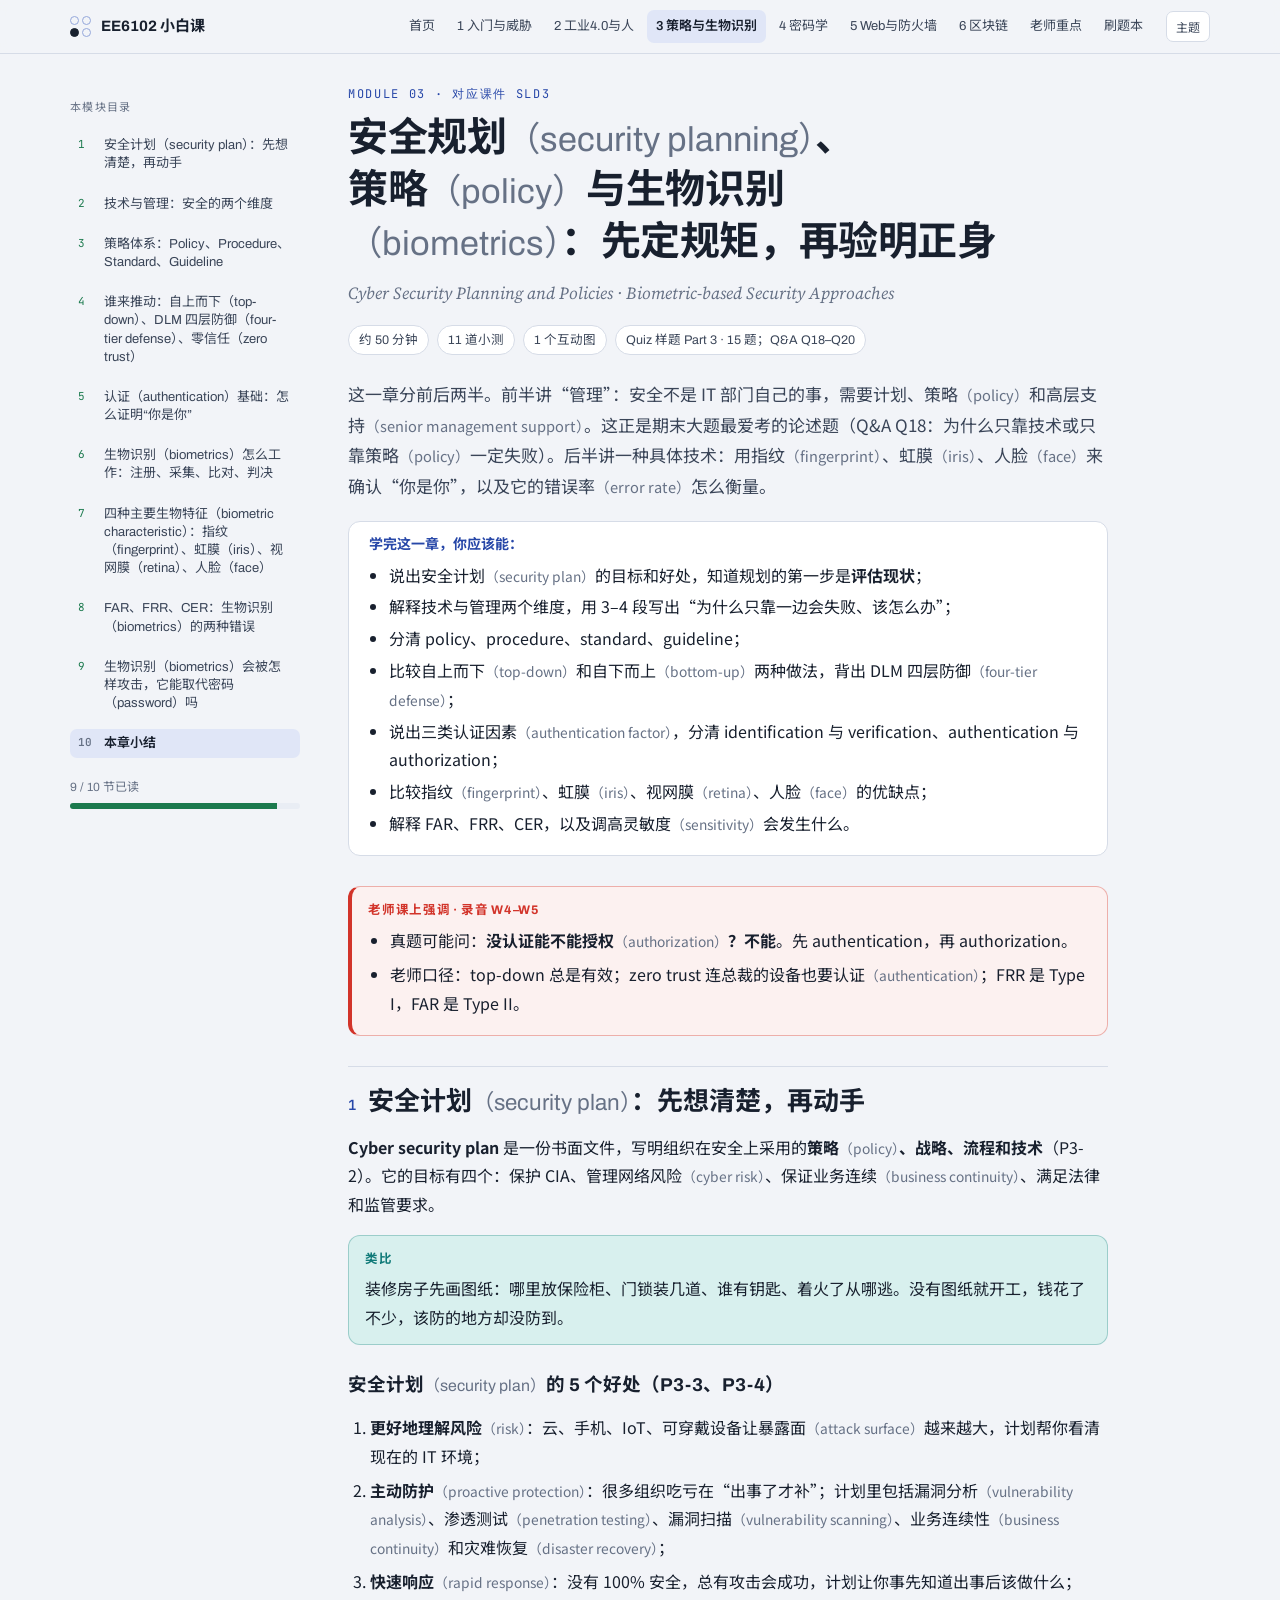
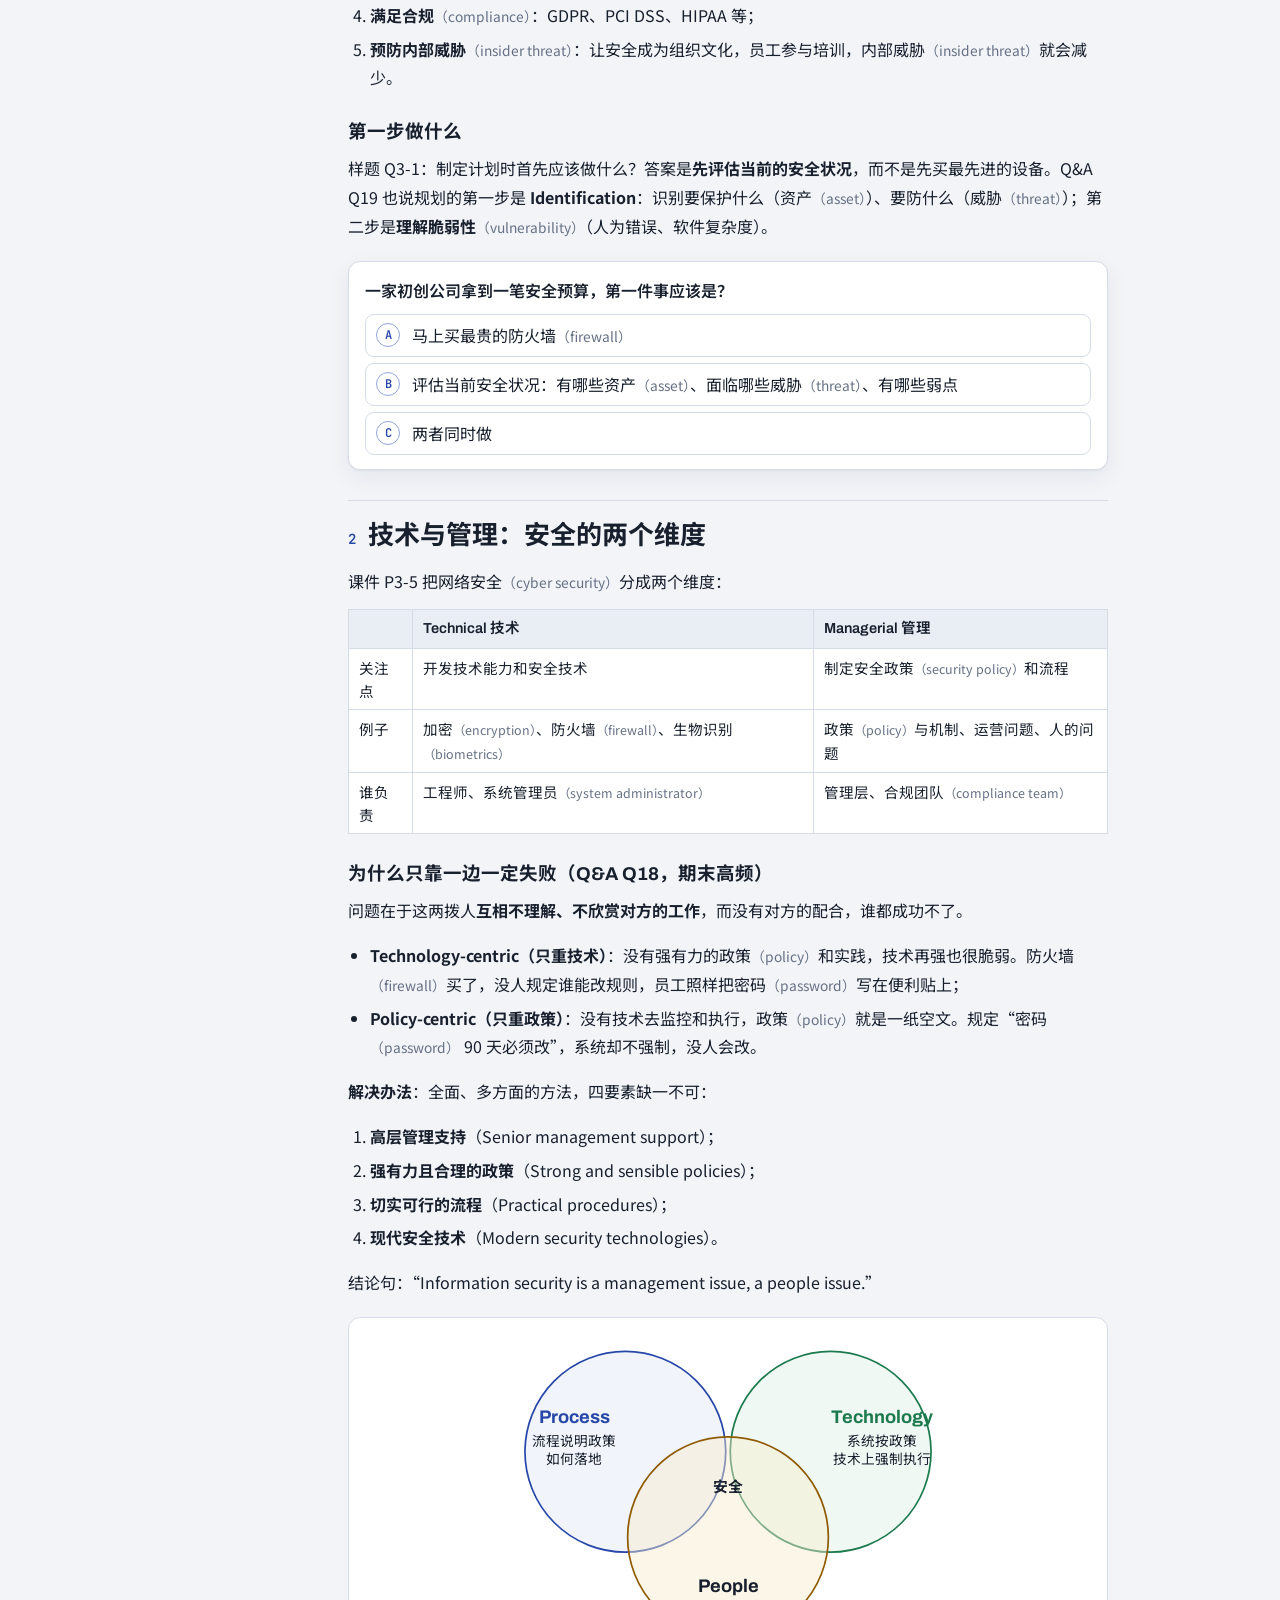
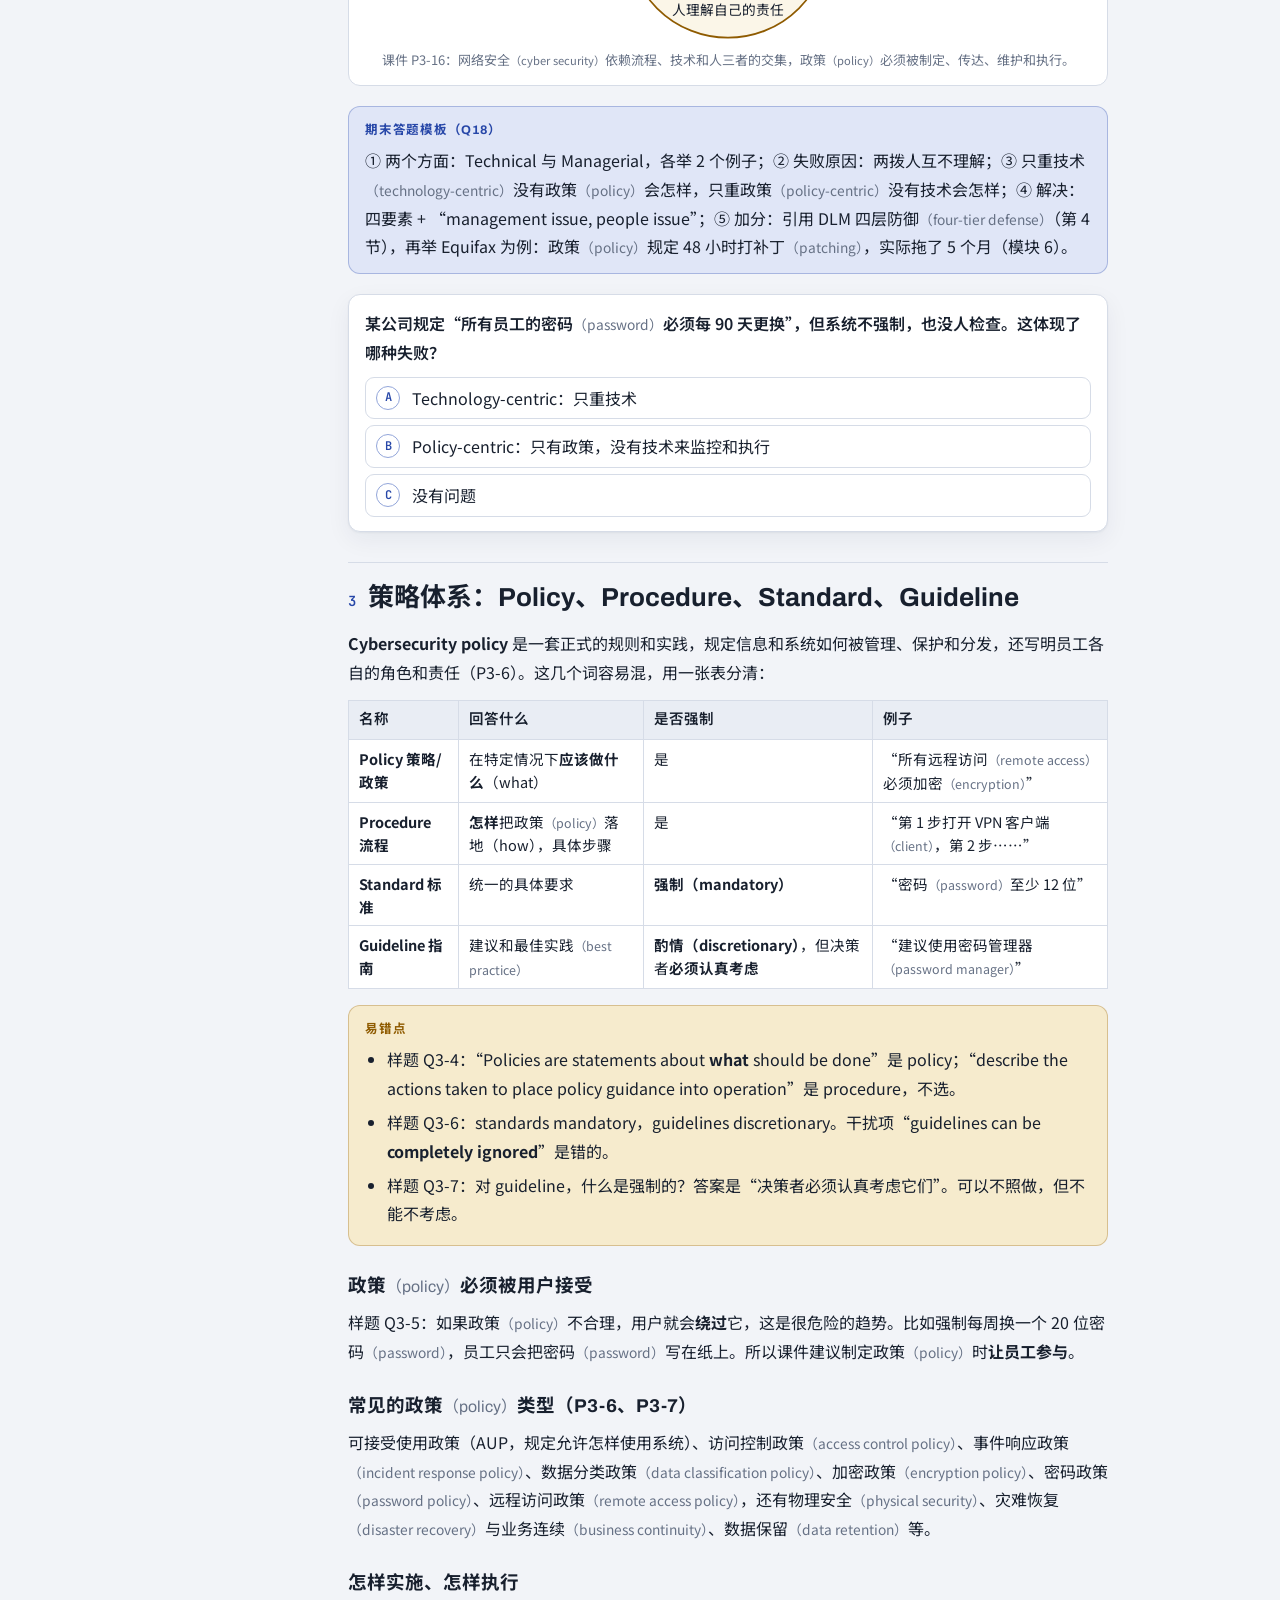
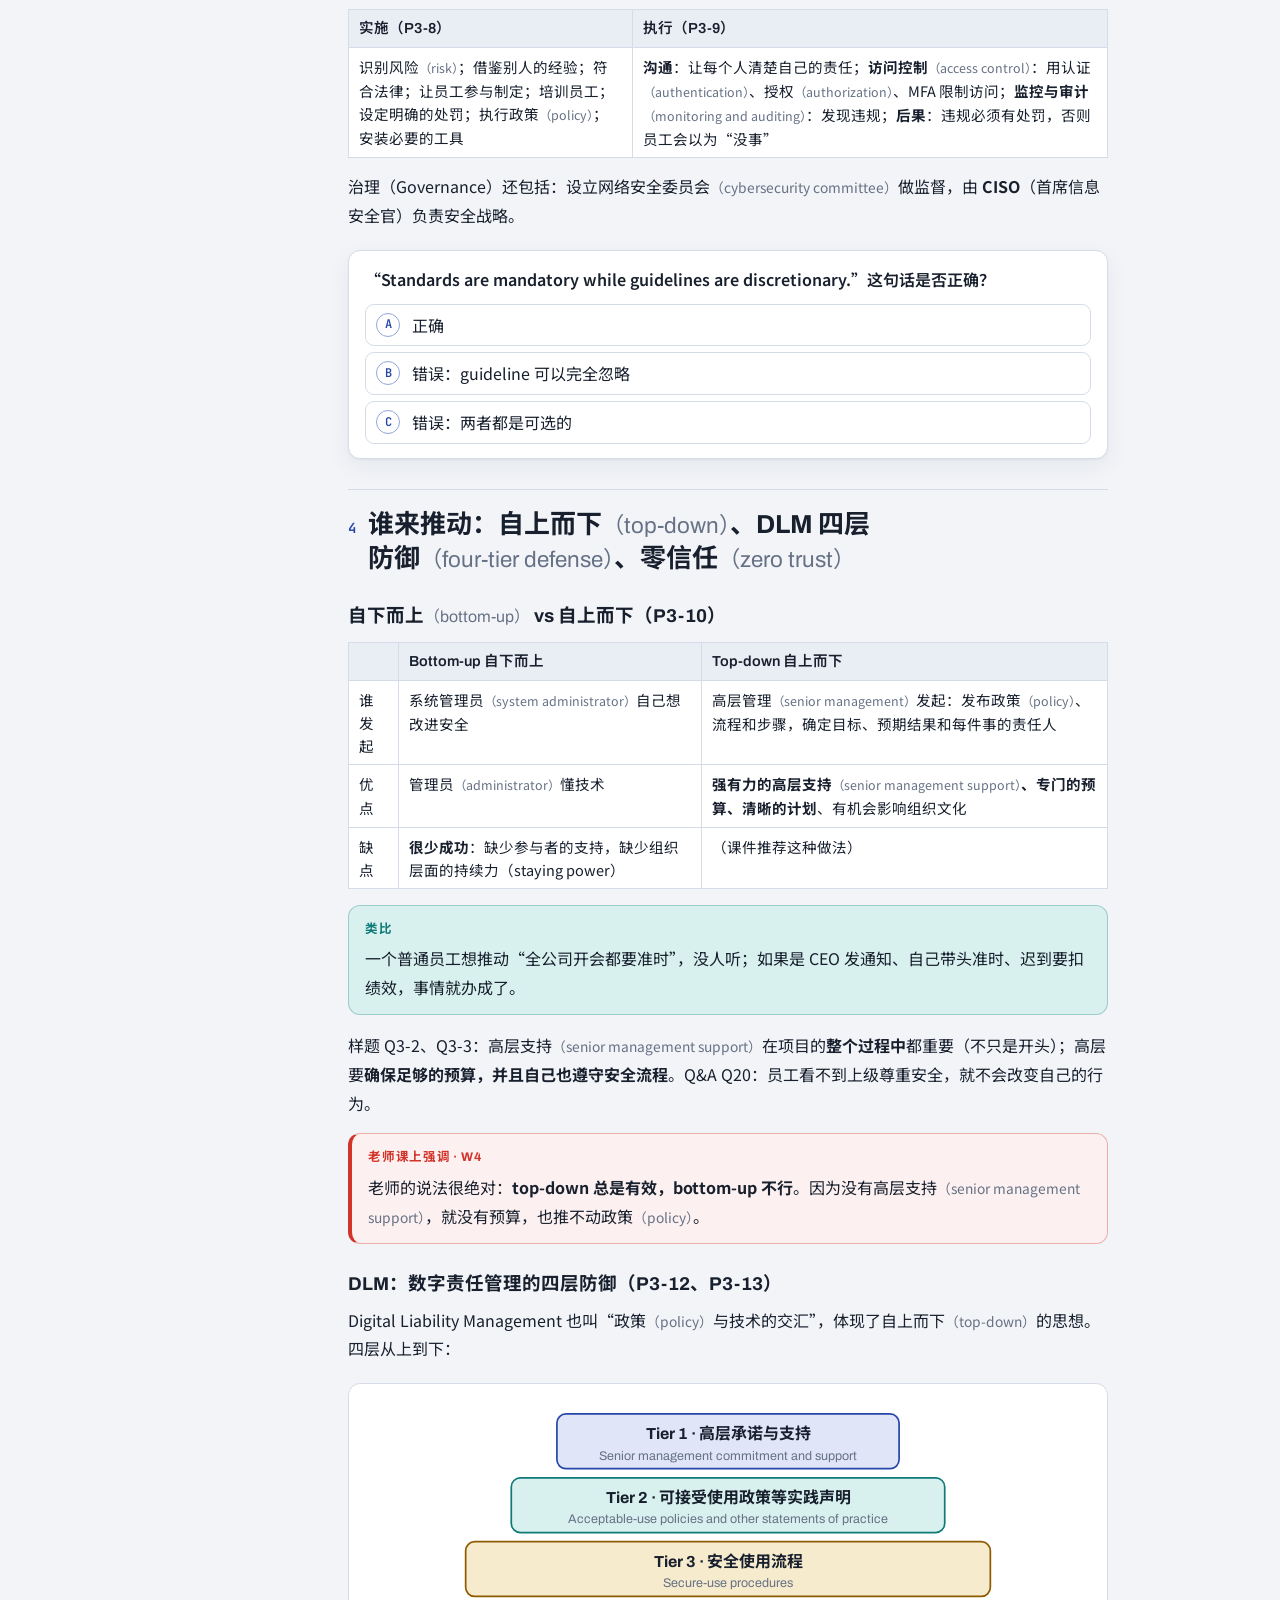
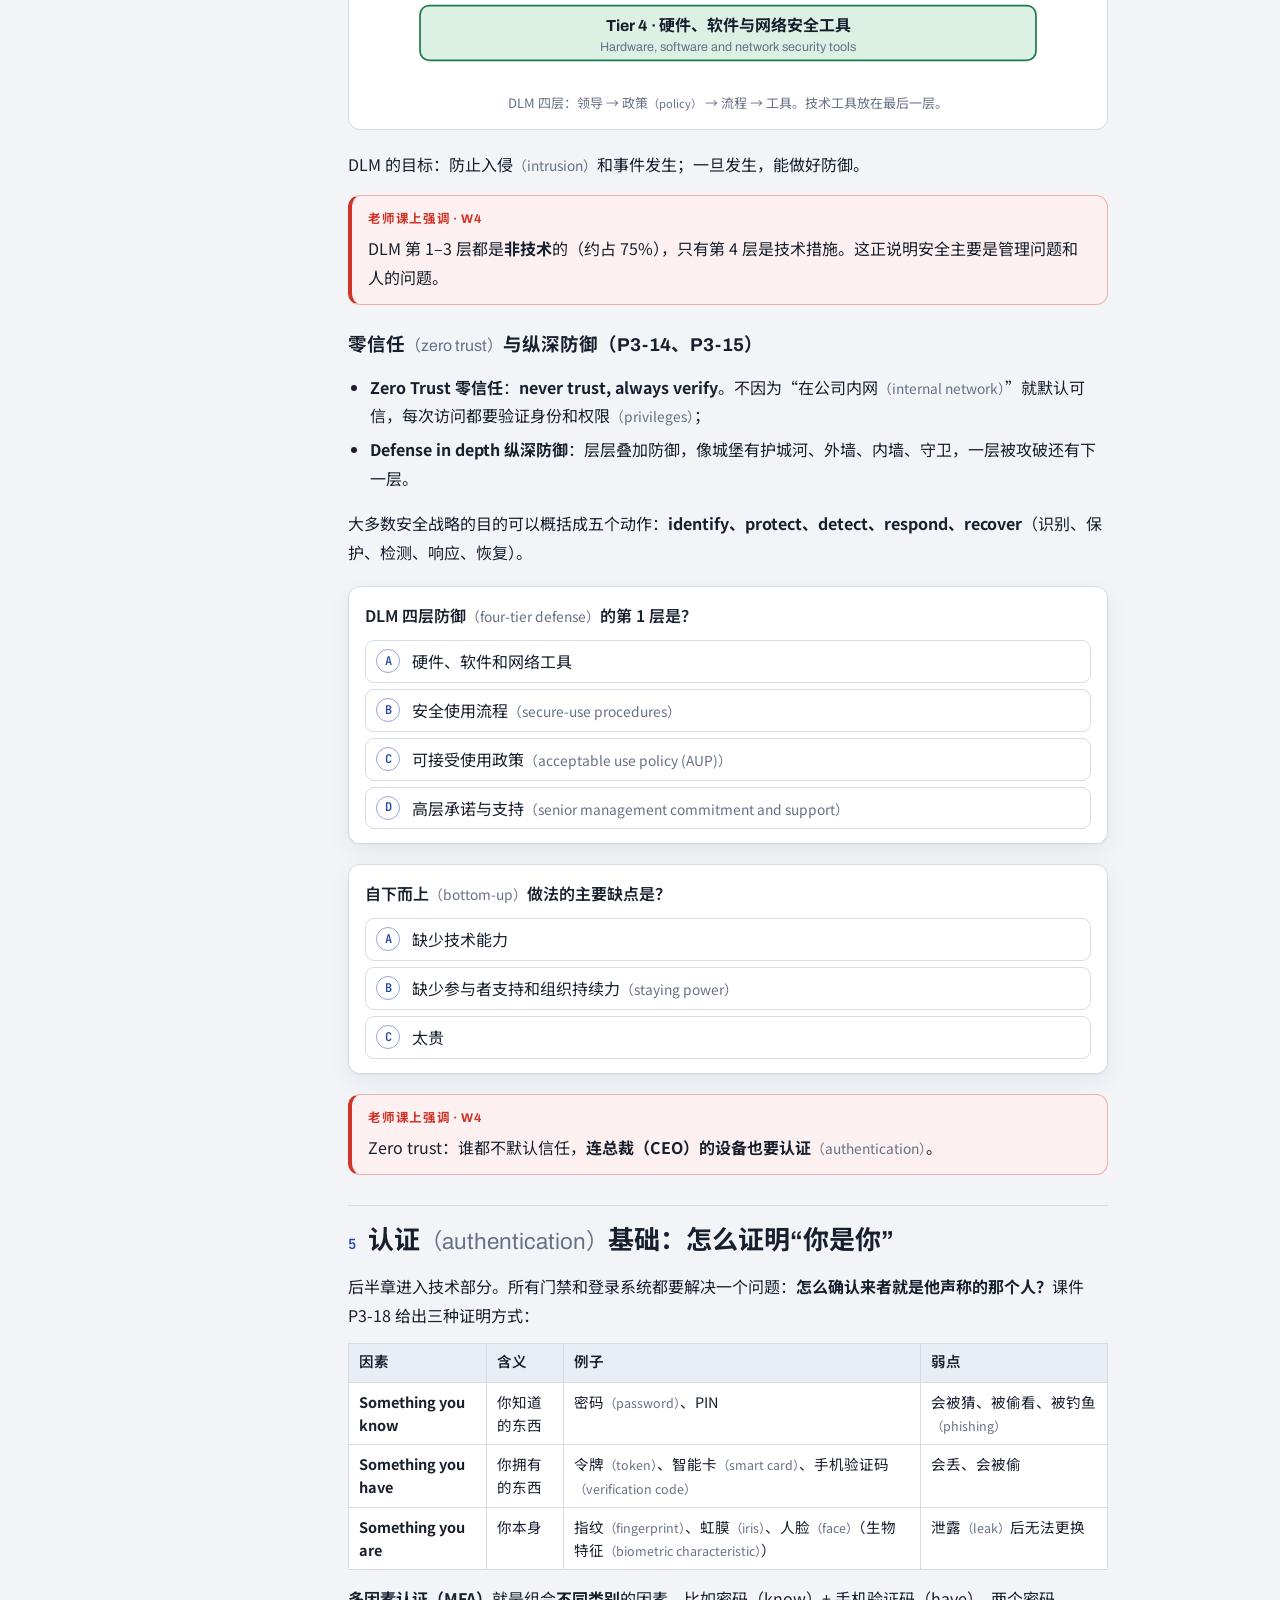
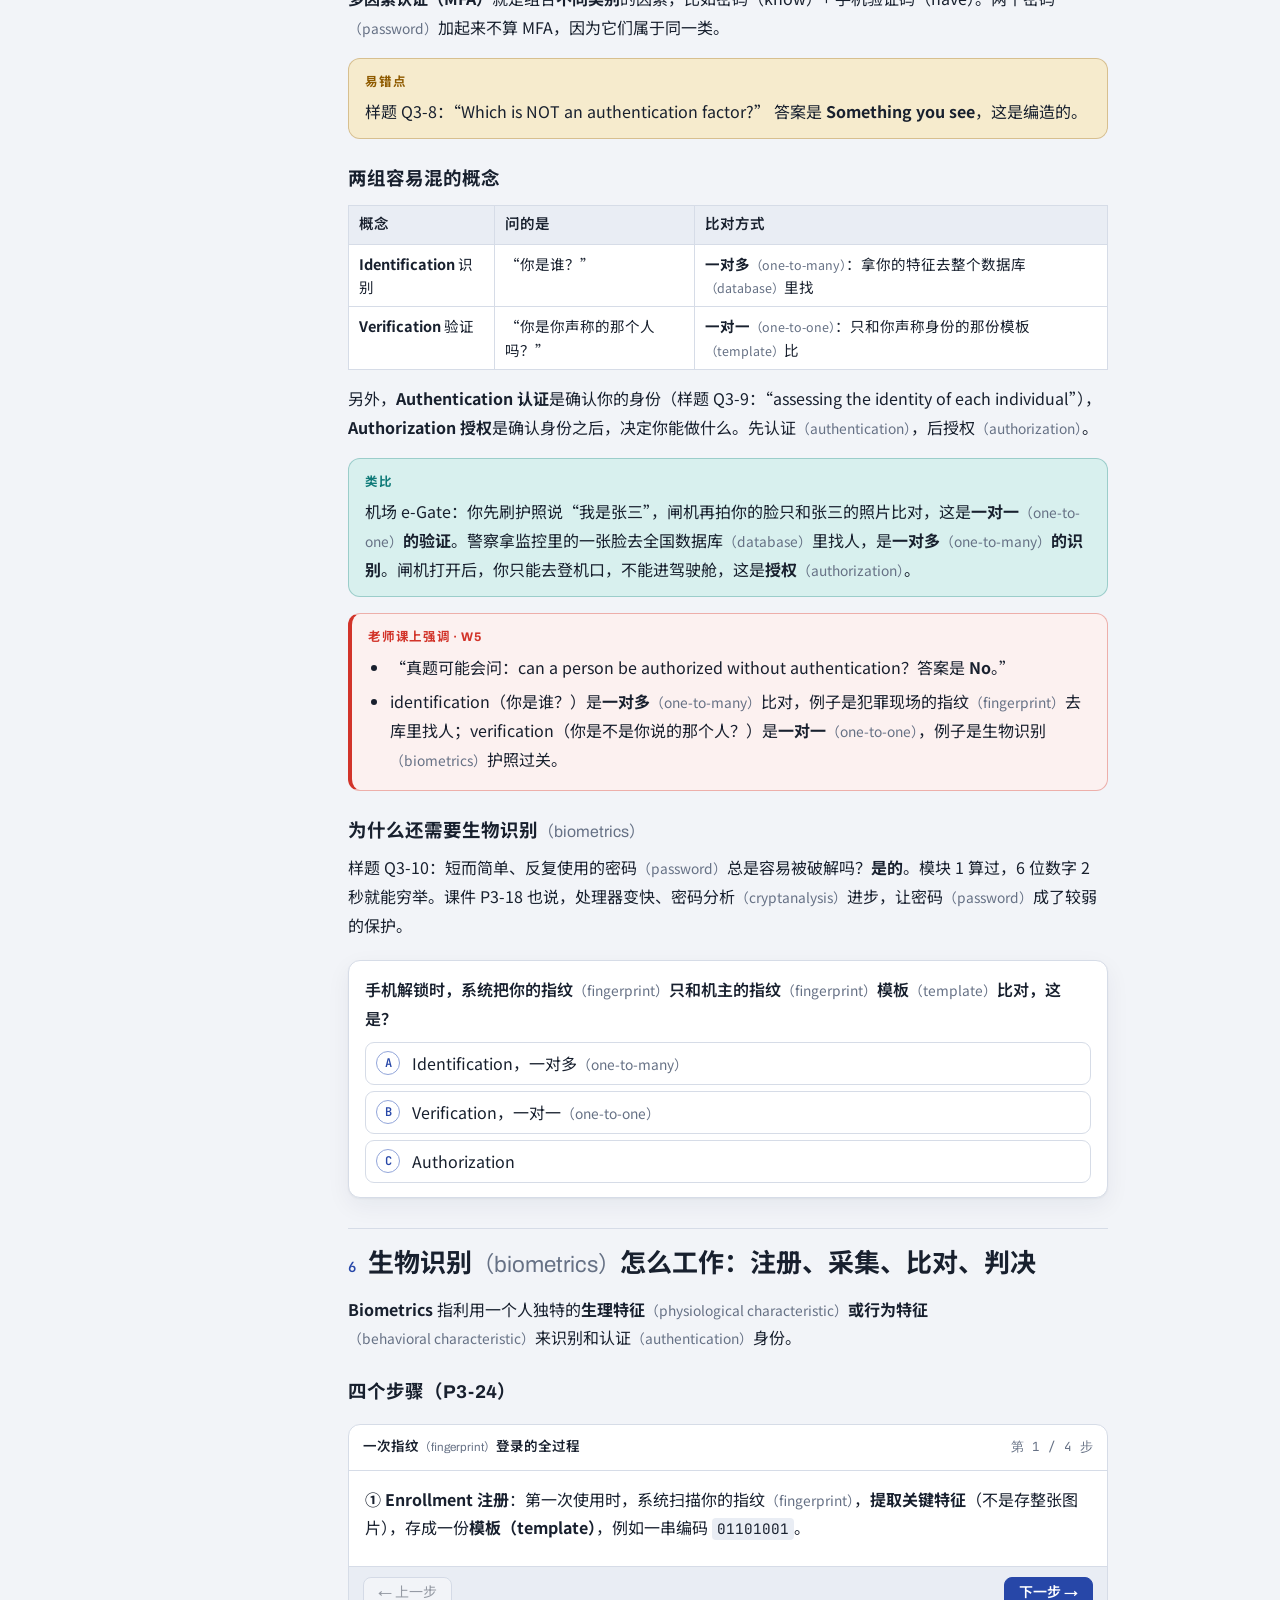
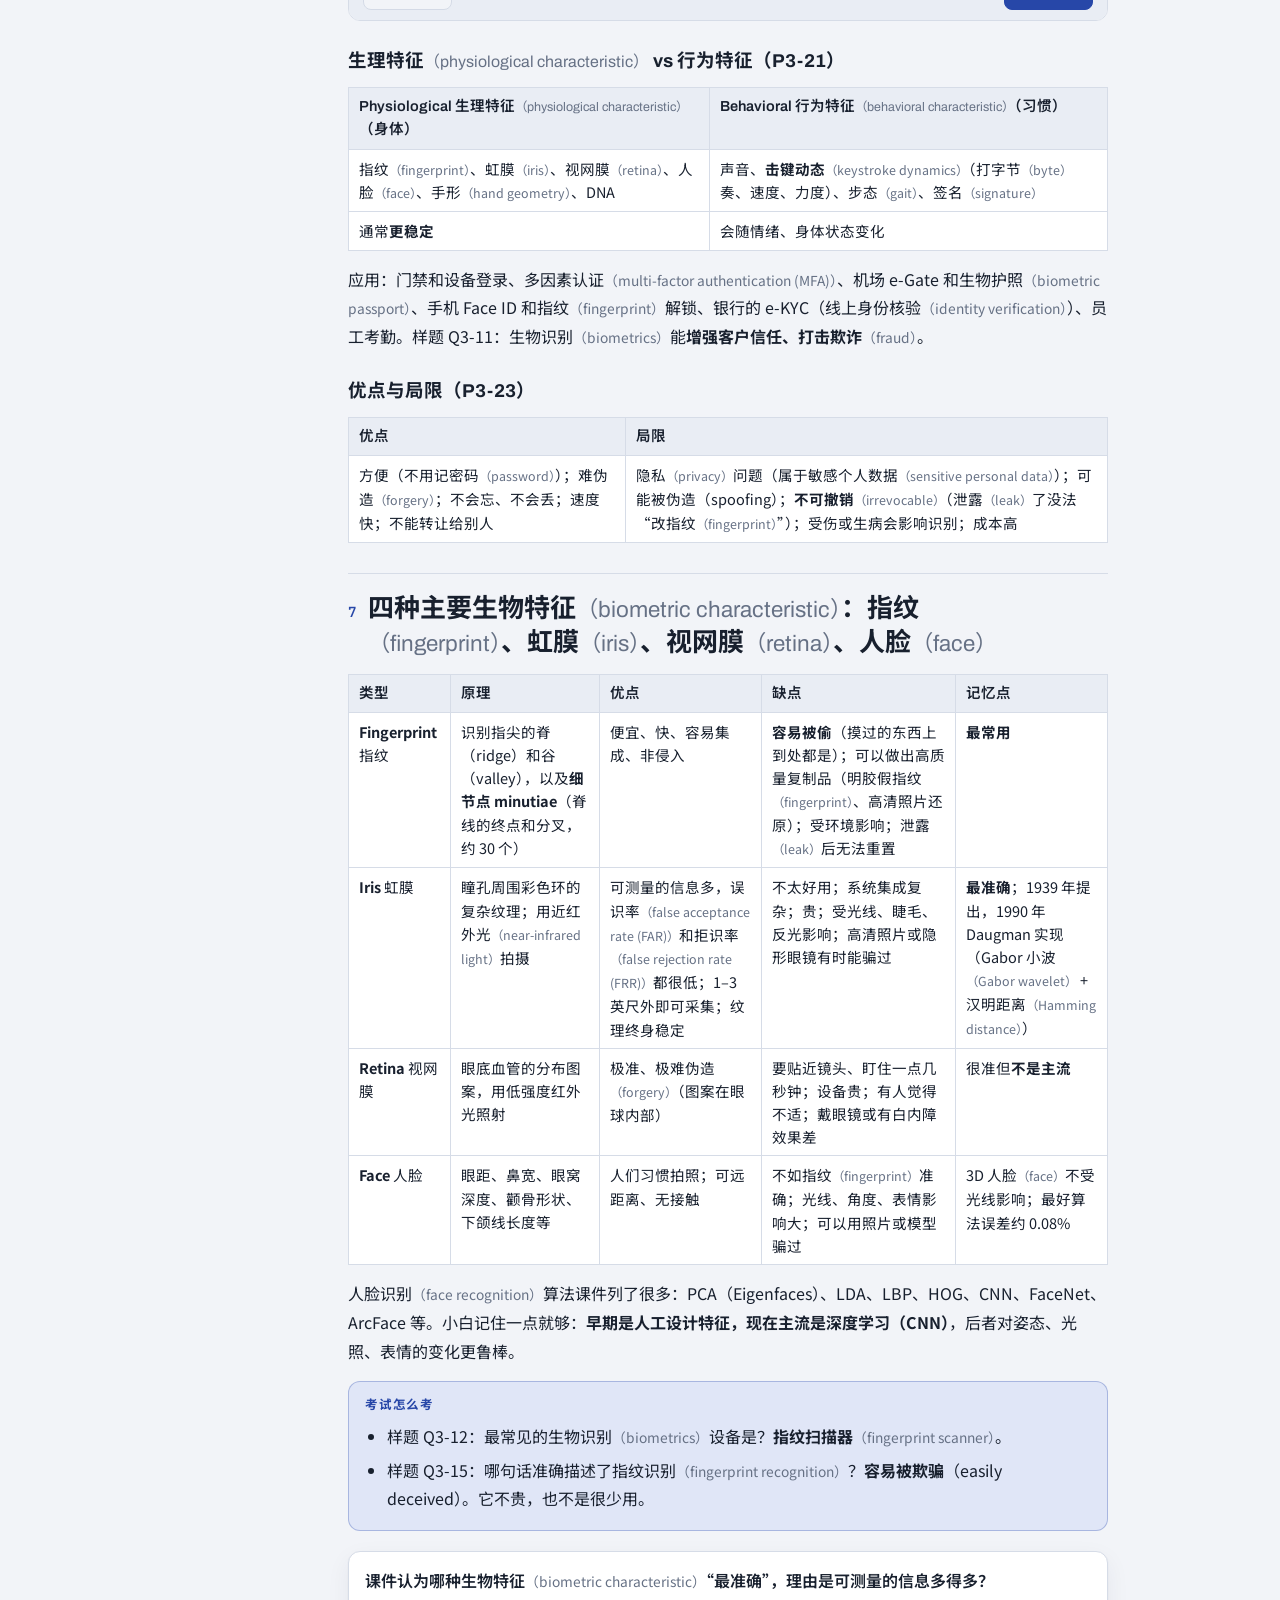
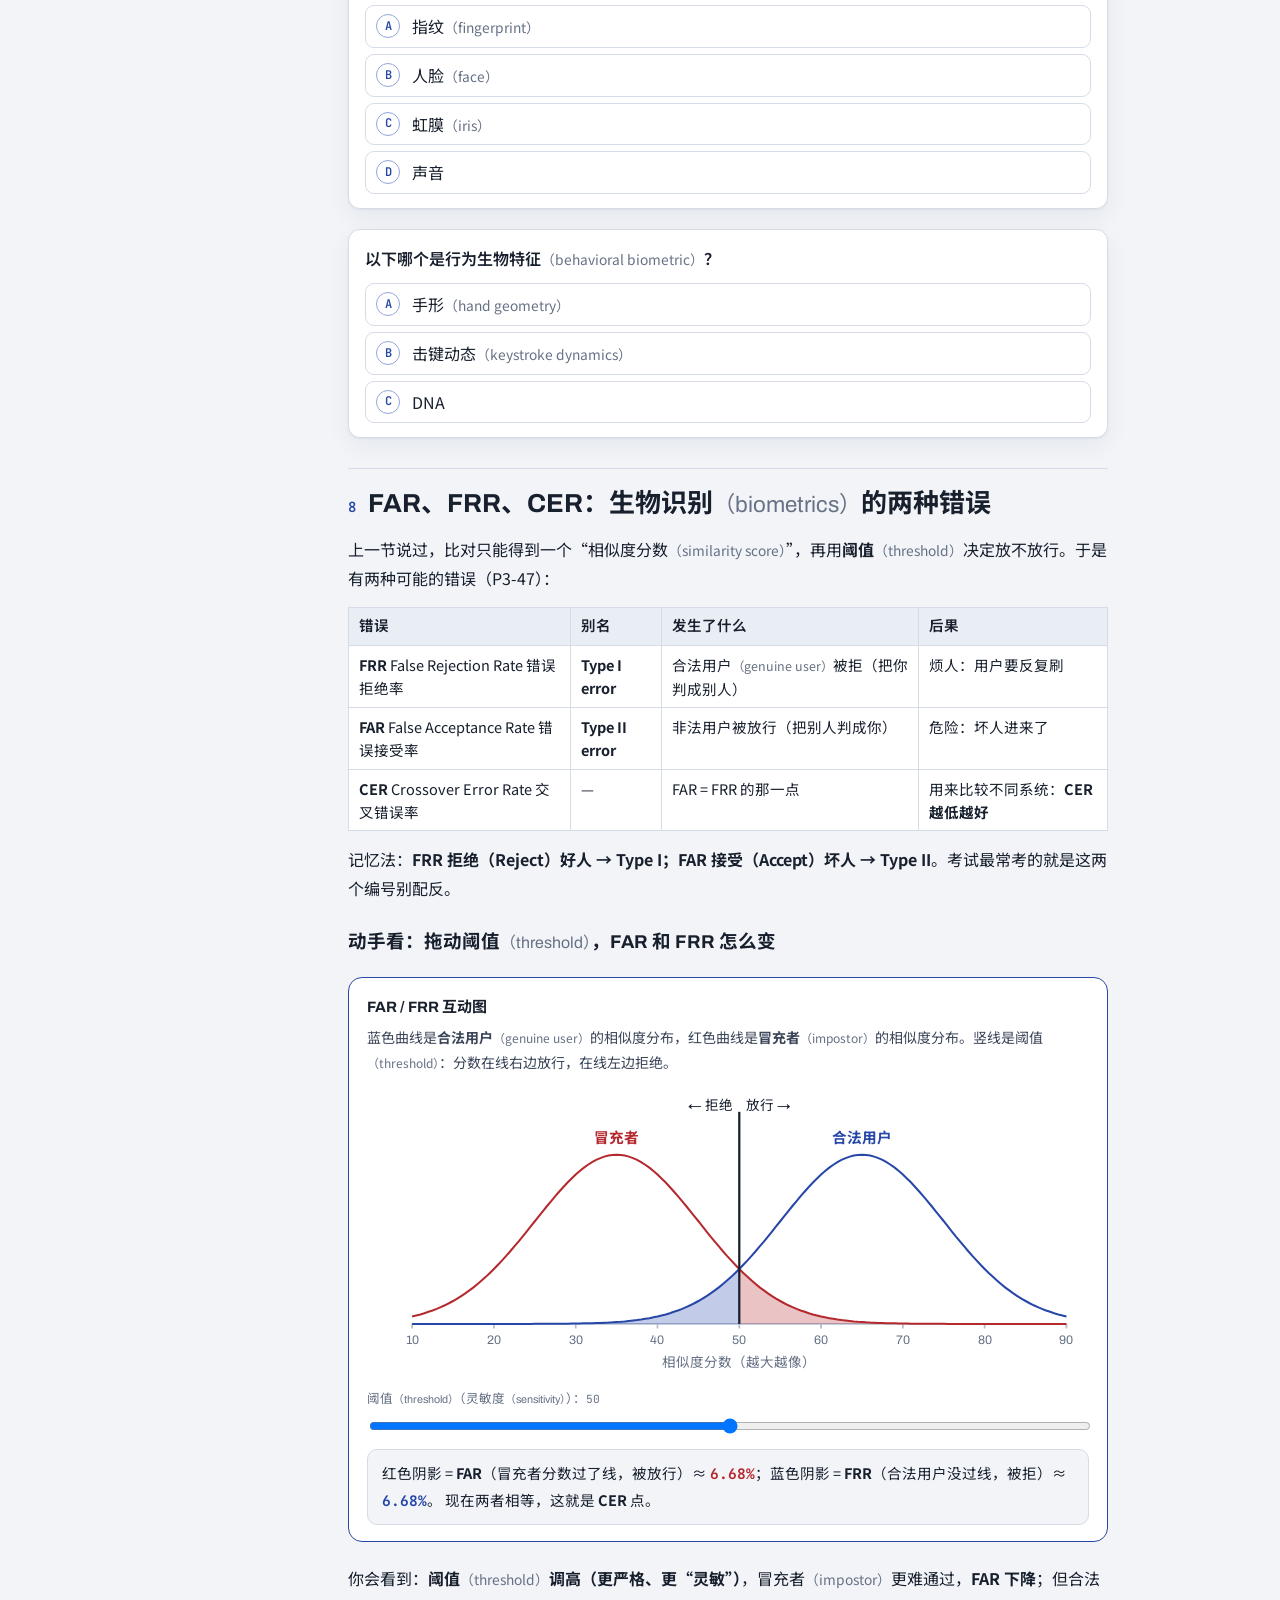
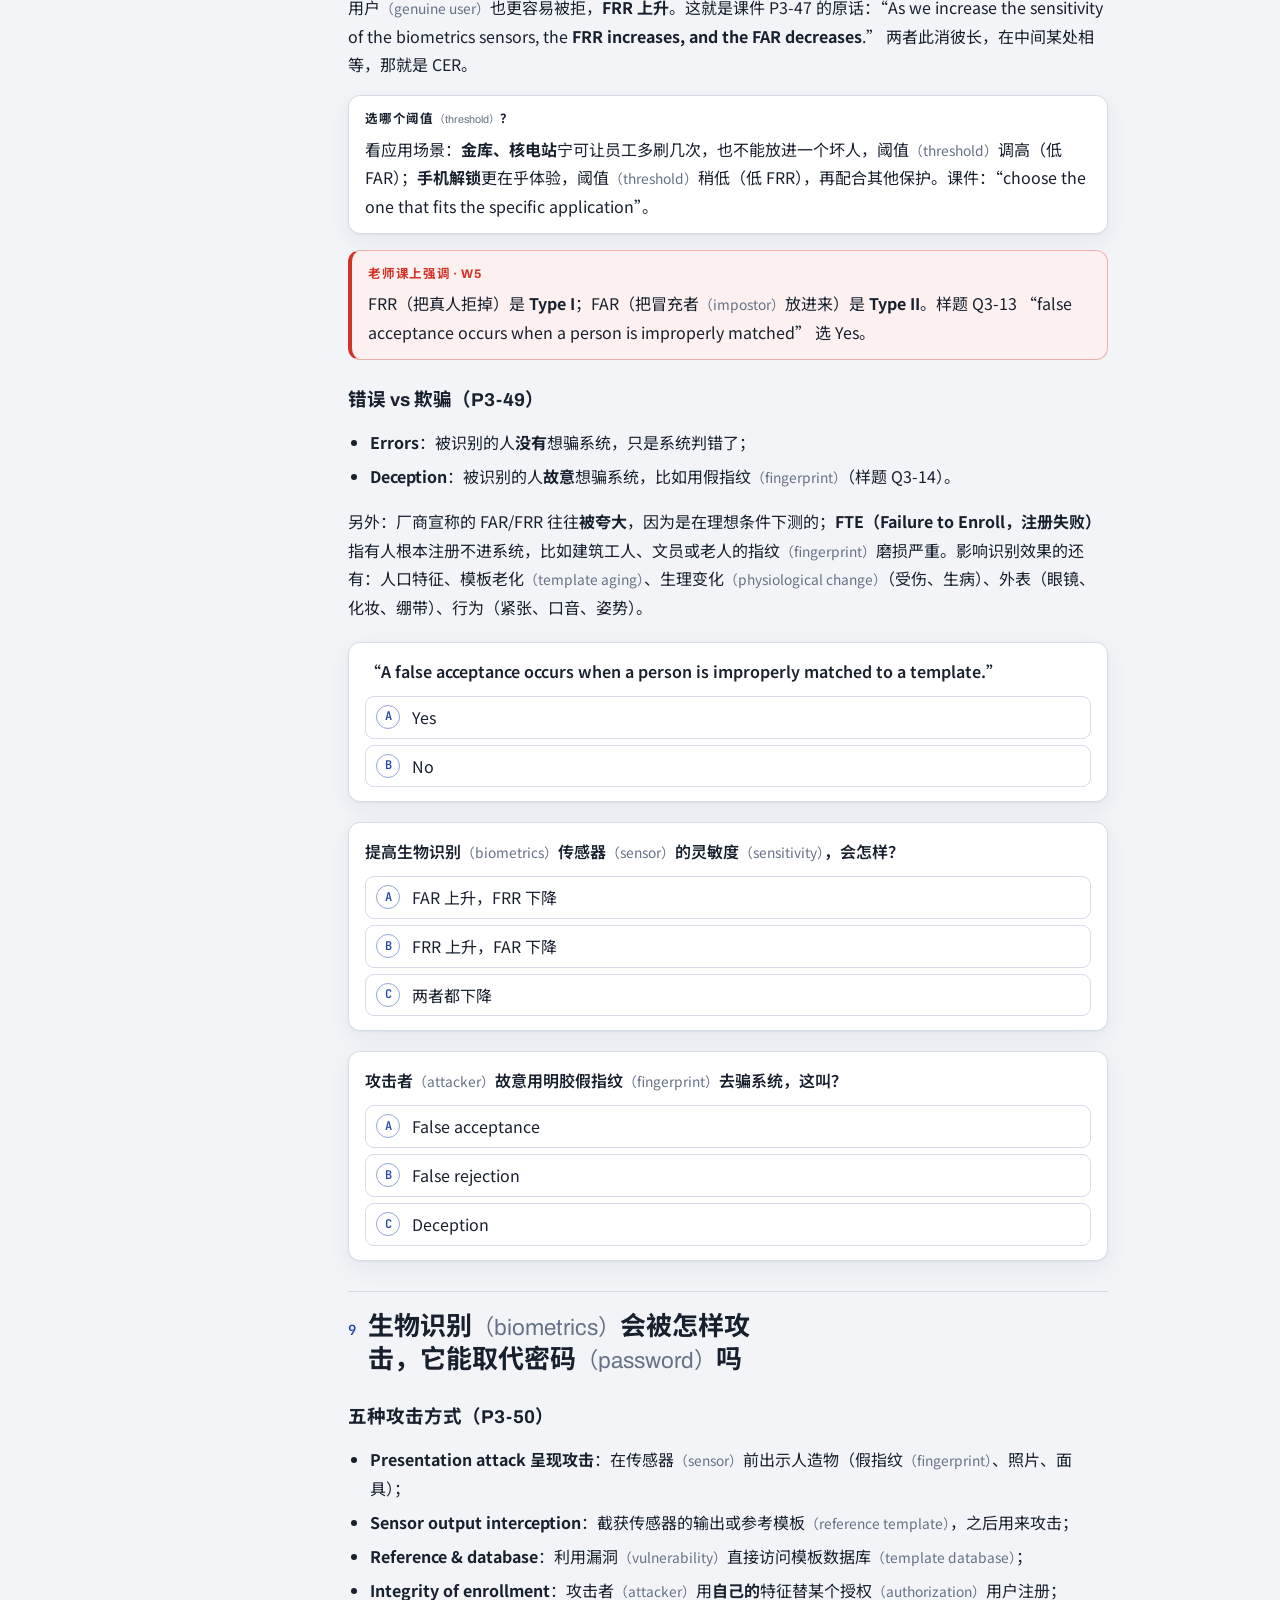
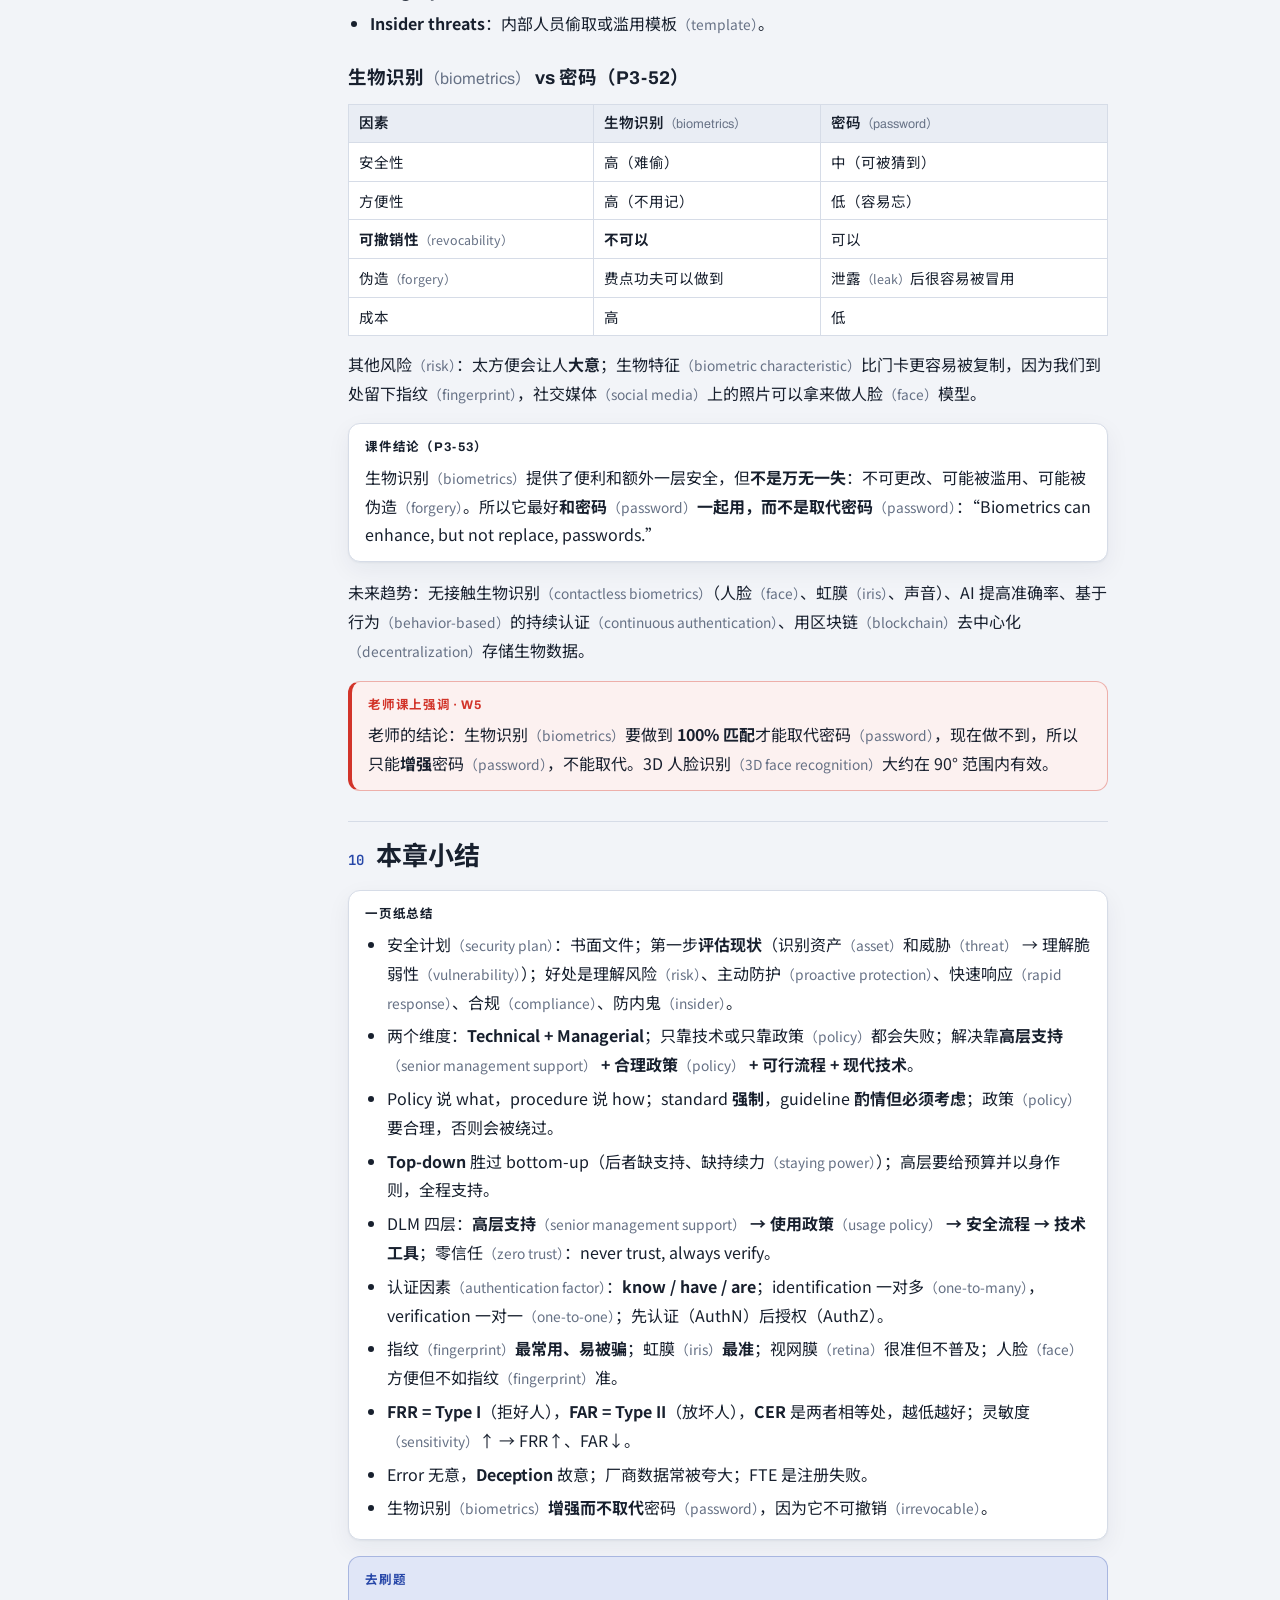
<file: m3.html>
<!doctype html>
<html lang="zh-CN">
<head>
<meta charset="utf-8">
<meta name="viewport" content="width=device-width, initial-scale=1, viewport-fit=cover">
<title>模块 3 · 安全规划、策略与生物识别 | EE6102 小白课</title>
<meta name="description" content="EE6102 模块 3：安全计划、技术与管理两个维度、策略/标准/指南、自上而下与 DLM 四层防御、认证因素、指纹虹膜人脸、FAR/FRR/CER 互动演示。">
<link rel="preconnect" href="https://fonts.googleapis.com"><link rel="preconnect" href="https://fonts.gstatic.com" crossorigin>
<link rel="stylesheet" href="https://fonts.googleapis.com/css2?family=Archivo:wdth,wght@62..125,400..700&family=JetBrains+Mono:wght@400;600&family=Noto+Sans+SC:wght@400;500;700&family=Source+Serif+4:ital,opsz,wght@0,8..60,400;0,8..60,600;1,8..60,400&display=swap">
<link rel="stylesheet" href="assets/style.css">
</head>
<body data-page="m3">
<header class="top"><div class="top-in">
  <a class="logo" href="index.html"><span class="marks" aria-hidden="true"><i></i><i></i><i class="on"></i><i></i></span><b>EE6102 小白课</b></a>
  <span class="sp"></span>
  <nav aria-label="模块导航"><a href="index.html">首页</a><a href="m1.html">1 入门与威胁</a><a href="m2.html">2 工业4.0与人</a><a class="on" href="m3.html">3 策略与生物识别</a><a href="m4.html">4 密码学</a><a href="m5.html">5 Web与防火墙</a><a href="m6.html">6 区块链</a><a href="teacher.html">老师重点</a><a href="practice.html">刷题本</a></nav>
  <button class="themeb" type="button">主题</button>
</div></header>
<div class="wrap">
<aside class="toc" aria-label="本页目录"><p class="tt">本模块目录</p><ol></ol><div class="prog"><span class="pct"></span><div class="bar"><i></i></div></div></aside>
<main class="lesson">
<p class="eyebrow">Module 03 · 对应课件 sld3</p>
<h1 class="title">安全规划<span class="zhen">（security planning）</span>、策略<span class="zhen">（policy）</span>与生物识别<span class="zhen">（biometrics）</span>：先定规矩，再验明正身</h1>
<p class="sub-en">Cyber Security Planning and Policies · Biometric-based Security Approaches</p>
<div class="meta"><span>约 50 分钟</span><span>11 道小测</span><span>1 个互动图</span><span>Quiz 样题 Part 3 · 15 题；Q&amp;A Q18–Q20</span></div>
<p class="lede">这一章分前后两半。前半讲“管理”：安全不是 IT 部门自己的事，需要计划、策略<span class="zhen">（policy）</span>和高层支持<span class="zhen">（senior management support）</span>。这正是期末大题最爱考的论述题（Q&amp;A Q18：为什么只靠技术或只靠策略<span class="zhen">（policy）</span>一定失败）。后半讲一种具体技术：用指纹<span class="zhen">（fingerprint）</span>、虹膜<span class="zhen">（iris）</span>、人脸<span class="zhen">（face）</span>来确认“你是你”，以及它的错误率<span class="zhen">（error rate）</span>怎么衡量。</p>
<div class="goals"><h3>学完这一章，你应该能：</h3><ul>
<li>说出安全计划<span class="zhen">（security plan）</span>的目标和好处，知道规划的第一步是<b>评估现状</b>；</li>
<li>解释技术与管理两个维度，用 3–4 段写出“为什么只靠一边会失败、该怎么办”；</li>
<li>分清 policy、procedure、standard、guideline；</li>
<li>比较自上而下<span class="zhen">（top-down）</span>和自下而上<span class="zhen">（bottom-up）</span>两种做法，背出 DLM 四层防御<span class="zhen">（four-tier defense）</span>；</li>
<li>说出三类认证因素<span class="zhen">（authentication factor）</span>，分清 identification 与 verification、authentication 与 authorization；</li>
<li>比较指纹<span class="zhen">（fingerprint）</span>、虹膜<span class="zhen">（iris）</span>、视网膜<span class="zhen">（retina）</span>、人脸<span class="zhen">（face）</span>的优缺点；</li>
<li>解释 FAR、FRR、CER，以及调高灵敏度<span class="zhen">（sensitivity）</span>会发生什么。</li></ul></div>

<div class="teacher box" data-t="m3top"><span class="bt">老师课上强调 · 录音 W4–W5</span><ul><li>真题可能问：<b>没认证能不能授权<span class="zhen">（authorization）</span>？不能</b>。先 authentication，再 authorization。</li><li>老师口径：top-down 总是有效；zero trust 连总裁的设备也要认证<span class="zhen">（authentication）</span>；FRR 是 Type I，FAR 是 Type II。</li></ul></div>
<section class="sec" id="plan">
<h2><span class="n">1</span><span class="ht">安全计划<span class="zhen">（security plan）</span>：先想清楚，再动手</span></h2>
<p><b>Cyber security plan</b> 是一份书面文件，写明组织在安全上采用的<b>策略<span class="zhen">（policy）</span>、战略、流程和技术</b>（P3-2）。它的目标有四个：保护 CIA、管理网络风险<span class="zhen">（cyber risk）</span>、保证业务连续<span class="zhen">（business continuity）</span>、满足法律和监管要求。</p>
<div class="analogy box"><span class="bt">类比</span><p>装修房子先画图纸：哪里放保险柜、门锁装几道、谁有钥匙、着火了从哪逃。没有图纸就开工，钱花了不少，该防的地方却没防到。</p></div>
<h3>安全计划<span class="zhen">（security plan）</span>的 5 个好处（P3-3、P3-4）</h3>
<ol>
<li><b>更好地理解风险<span class="zhen">（risk）</span></b>：云、手机、IoT、可穿戴设备让暴露面<span class="zhen">（attack surface）</span>越来越大，计划帮你看清现在的 IT 环境；</li>
<li><b>主动防护<span class="zhen">（proactive protection）</span></b>：很多组织吃亏在“出事了才补”；计划里包括漏洞分析<span class="zhen">（vulnerability analysis）</span>、渗透测试<span class="zhen">（penetration testing）</span>、漏洞扫描<span class="zhen">（vulnerability scanning）</span>、业务连续性<span class="zhen">（business continuity）</span>和灾难恢复<span class="zhen">（disaster recovery）</span>；</li>
<li><b>快速响应<span class="zhen">（rapid response）</span></b>：没有 100% 安全，总有攻击会成功，计划让你事先知道出事后该做什么；</li>
<li><b>满足合规<span class="zhen">（compliance）</span></b>：GDPR、PCI DSS、HIPAA 等；</li>
<li><b>预防内部威胁<span class="zhen">（insider threat）</span></b>：让安全成为组织文化，员工参与培训，内部威胁<span class="zhen">（insider threat）</span>就会减少。</li>
</ol>
<h3>第一步做什么</h3>
<p>样题 Q3-1：制定计划时首先应该做什么？答案是<b>先评估当前的安全状况</b>，而不是先买最先进的设备。Q&amp;A Q19 也说规划的第一步是 <b>Identification</b>：识别要保护什么（资产<span class="zhen">（asset）</span>）、要防什么（威胁<span class="zhen">（threat）</span>）；第二步是<b>理解脆弱性<span class="zhen">（vulnerability）</span></b>（人为错误、软件复杂度）。</p>
<div class="check" data-a="1"><p class="cq">一家初创公司拿到一笔安全预算，第一件事应该是？</p>
<div class="opts"><button class="opt">马上买最贵的防火墙<span class="zhen">（firewall）</span></button><button class="opt">评估当前安全状况：有哪些资产<span class="zhen">（asset）</span>、面临哪些威胁<span class="zhen">（threat）</span>、有哪些弱点</button><button class="opt">两者同时做</button></div>
<div class="cx"><p>不先评估就买设备，钱可能花在错误的地方。顺序是：识别资产<span class="zhen">（asset）</span>与威胁<span class="zhen">（threat）</span> → 理解脆弱性<span class="zhen">（vulnerability）</span> → 再选技术。</p></div></div>
</section>

<section class="sec" id="dim">
<h2><span class="n">2</span>技术与管理：安全的两个维度</h2>
<p>课件 P3-5 把网络安全<span class="zhen">（cyber security）</span>分成两个维度：</p>
<div class="tbl"><table>
<tr><th></th><th>Technical 技术</th><th>Managerial 管理</th></tr>
<tr><td>关注点</td><td>开发技术能力和安全技术</td><td>制定安全政策<span class="zhen">（security policy）</span>和流程</td></tr>
<tr><td>例子</td><td>加密<span class="zhen">（encryption）</span>、防火墙<span class="zhen">（firewall）</span>、生物识别<span class="zhen">（biometrics）</span></td><td>政策<span class="zhen">（policy）</span>与机制、运营问题、人的问题</td></tr>
<tr><td>谁负责</td><td>工程师、系统管理员<span class="zhen">（system administrator）</span></td><td>管理层、合规团队<span class="zhen">（compliance team）</span></td></tr>
</table></div>
<h3>为什么只靠一边一定失败（Q&amp;A Q18，期末高频）</h3>
<p>问题在于这两拨人<b>互相不理解、不欣赏对方的工作</b>，而没有对方的配合，谁都成功不了。</p>
<ul>
<li><b>Technology-centric（只重技术）</b>：没有强有力的政策<span class="zhen">（policy）</span>和实践，技术再强也很脆弱。防火墙<span class="zhen">（firewall）</span>买了，没人规定谁能改规则，员工照样把密码<span class="zhen">（password）</span>写在便利贴上；</li>
<li><b>Policy-centric（只重政策）</b>：没有技术去监控和执行，政策<span class="zhen">（policy）</span>就是一纸空文。规定“密码<span class="zhen">（password）</span> 90 天必须改”，系统却不强制，没人会改。</li>
</ul>
<p><b>解决办法</b>：全面、多方面的方法，四要素缺一不可：</p>
<ol><li><b>高层管理支持</b>（Senior management support）；</li><li><b>强有力且合理的政策</b>（Strong and sensible policies）；</li><li><b>切实可行的流程</b>（Practical procedures）；</li><li><b>现代安全技术</b>（Modern security technologies）。</li></ol>
<p>结论句：“Information security is a management issue, a people issue.”</p>
<figure>
<svg viewBox="0 0 640 270" role="img" aria-label="人、流程、技术三者共同支撑网络安全">
  <circle cx="230" cy="105" r="88" class="box-a" style="fill-opacity:.45"/>
  <circle cx="410" cy="105" r="88" class="box-g" style="fill-opacity:.45"/>
  <circle cx="320" cy="180" r="88" class="box-w" style="fill-opacity:.45"/>
  <text x="185" y="80" text-anchor="middle" font-size="16" font-weight="700" class="ta">Process</text><text x="185" y="100" text-anchor="middle" font-size="12">流程说明政策</text><text x="185" y="116" text-anchor="middle" font-size="12">如何落地</text>
  <text x="455" y="80" text-anchor="middle" font-size="16" font-weight="700" class="tg">Technology</text><text x="455" y="100" text-anchor="middle" font-size="12">系统按政策</text><text x="455" y="116" text-anchor="middle" font-size="12">技术上强制执行</text>
  <text x="320" y="228" text-anchor="middle" font-size="16" font-weight="700">People</text><text x="320" y="248" text-anchor="middle" font-size="12">人理解自己的责任</text>
  <text x="320" y="140" text-anchor="middle" font-size="13" font-weight="700">安全</text>
</svg>
<figcaption>课件 P3-16：网络安全<span class="zhen">（cyber security）</span>依赖流程、技术和人三者的交集，政策<span class="zhen">（policy）</span>必须被制定、传达、维护和执行。</figcaption>
</figure>
<div class="exam box"><span class="bt">期末答题模板（Q18）</span><p>① 两个方面：Technical 与 Managerial，各举 2 个例子；② 失败原因：两拨人互不理解；③ 只重技术<span class="zhen">（technology-centric）</span>没有政策<span class="zhen">（policy）</span>会怎样，只重政策<span class="zhen">（policy-centric）</span>没有技术会怎样；④ 解决：四要素 + “management issue, people issue”；⑤ 加分：引用 DLM 四层防御<span class="zhen">（four-tier defense）</span>（第 4 节），再举 Equifax 为例：政策<span class="zhen">（policy）</span>规定 48 小时打补丁<span class="zhen">（patching）</span>，实际拖了 5 个月（模块 6）。</p></div>
<div class="check" data-a="1"><p class="cq">某公司规定“所有员工的密码<span class="zhen">（password）</span>必须每 90 天更换”，但系统不强制，也没人检查。这体现了哪种失败？</p>
<div class="opts"><button class="opt">Technology-centric：只重技术</button><button class="opt">Policy-centric：只有政策，没有技术来监控和执行</button><button class="opt">没有问题</button></div>
<div class="cx"><p>政策<span class="zhen">（policy）</span>写得再好，没有技术强制和监控就会被忽略。</p></div></div>
</section>

<section class="sec" id="policy">
<h2><span class="n">3</span>策略体系：Policy、Procedure、Standard、Guideline</h2>
<p><b>Cybersecurity policy</b> 是一套正式的规则和实践，规定信息和系统如何被管理、保护和分发，还写明员工各自的角色和责任（P3-6）。这几个词容易混，用一张表分清：</p>
<div class="tbl"><table>
<tr><th>名称</th><th>回答什么</th><th>是否强制</th><th>例子</th></tr>
<tr><td><b>Policy 策略/政策</b></td><td>在特定情况下<b>应该做什么</b>（what）</td><td>是</td><td>“所有远程访问<span class="zhen">（remote access）</span>必须加密<span class="zhen">（encryption）</span>”</td></tr>
<tr><td><b>Procedure 流程</b></td><td><b>怎样</b>把政策<span class="zhen">（policy）</span>落地（how），具体步骤</td><td>是</td><td>“第 1 步打开 VPN 客户端<span class="zhen">（client）</span>，第 2 步……”</td></tr>
<tr><td><b>Standard 标准</b></td><td>统一的具体要求</td><td><b>强制（mandatory）</b></td><td>“密码<span class="zhen">（password）</span>至少 12 位”</td></tr>
<tr><td><b>Guideline 指南</b></td><td>建议和最佳实践<span class="zhen">（best practice）</span></td><td><b>酌情（discretionary）</b>，但决策者<b>必须认真考虑</b></td><td>“建议使用密码管理器<span class="zhen">（password manager）</span>”</td></tr>
</table></div>
<div class="pitfall box"><span class="bt">易错点</span><ul>
<li>样题 Q3-4：“Policies are statements about <b>what</b> should be done”是 policy；“describe the actions taken to place policy guidance into operation”是 procedure，不选。</li>
<li>样题 Q3-6：standards mandatory，guidelines discretionary。干扰项“guidelines can be <b>completely ignored</b>”是错的。</li>
<li>样题 Q3-7：对 guideline，什么是强制的？答案是“决策者必须认真考虑它们”。可以不照做，但不能不考虑。</li></ul></div>
<h3>政策<span class="zhen">（policy）</span>必须被用户接受</h3>
<p>样题 Q3-5：如果政策<span class="zhen">（policy）</span>不合理，用户就会<b>绕过</b>它，这是很危险的趋势。比如强制每周换一个 20 位密码<span class="zhen">（password）</span>，员工只会把密码<span class="zhen">（password）</span>写在纸上。所以课件建议制定政策<span class="zhen">（policy）</span>时<b>让员工参与</b>。</p>
<h3>常见的政策<span class="zhen">（policy）</span>类型（P3-6、P3-7）</h3>
<p>可接受使用政策（AUP，规定允许怎样使用系统）、访问控制政策<span class="zhen">（access control policy）</span>、事件响应政策<span class="zhen">（incident response policy）</span>、数据分类政策<span class="zhen">（data classification policy）</span>、加密政策<span class="zhen">（encryption policy）</span>、密码政策<span class="zhen">（password policy）</span>、远程访问政策<span class="zhen">（remote access policy）</span>，还有物理安全<span class="zhen">（physical security）</span>、灾难恢复<span class="zhen">（disaster recovery）</span>与业务连续<span class="zhen">（business continuity）</span>、数据保留<span class="zhen">（data retention）</span>等。</p>
<h3>怎样实施、怎样执行</h3>
<div class="tbl"><table>
<tr><th>实施（P3-8）</th><th>执行（P3-9）</th></tr>
<tr><td>识别风险<span class="zhen">（risk）</span>；借鉴别人的经验；符合法律；让员工参与制定；培训员工；设定明确的处罚；执行政策<span class="zhen">（policy）</span>；安装必要的工具</td><td><b>沟通</b>：让每个人清楚自己的责任；<b>访问控制<span class="zhen">（access control）</span></b>：用认证<span class="zhen">（authentication）</span>、授权<span class="zhen">（authorization）</span>、MFA 限制访问；<b>监控与审计<span class="zhen">（monitoring and auditing）</span></b>：发现违规；<b>后果</b>：违规必须有处罚，否则员工会以为“没事”</td></tr>
</table></div>
<p>治理（Governance）还包括：设立网络安全委员会<span class="zhen">（cybersecurity committee）</span>做监督，由 <b>CISO</b>（首席信息安全官）负责安全战略。</p>
<div class="check" data-a="0"><p class="cq">“Standards are mandatory while guidelines are discretionary.”这句话是否正确？</p>
<div class="opts"><button class="opt">正确</button><button class="opt">错误：guideline 可以完全忽略</button><button class="opt">错误：两者都是可选的</button></div>
<div class="cx"><p>正确（样题 Q3-6）。“可以完全忽略”说过头了，决策者必须考虑 guideline。</p></div></div>
</section>

<section class="sec" id="approach">
<h2><span class="n">4</span><span class="ht">谁来推动：自上而下<span class="zhen">（top-down）</span>、DLM 四层防御<span class="zhen">（four-tier defense）</span>、零信任<span class="zhen">（zero trust）</span></span></h2>
<h3>自下而上<span class="zhen">（bottom-up）</span> vs 自上而下（P3-10）</h3>
<div class="tbl"><table>
<tr><th></th><th>Bottom-up 自下而上</th><th>Top-down 自上而下</th></tr>
<tr><td>谁发起</td><td>系统管理员<span class="zhen">（system administrator）</span>自己想改进安全</td><td>高层管理<span class="zhen">（senior management）</span>发起：发布政策<span class="zhen">（policy）</span>、流程和步骤，确定目标、预期结果和每件事的责任人</td></tr>
<tr><td>优点</td><td>管理员<span class="zhen">（administrator）</span>懂技术</td><td><b>强有力的高层支持<span class="zhen">（senior management support）</span>、专门的预算、清晰的计划</b>、有机会影响组织文化</td></tr>
<tr><td>缺点</td><td><b>很少成功</b>：缺少参与者的支持，缺少组织层面的持续力（staying power）</td><td>（课件推荐这种做法）</td></tr>
</table></div>
<div class="analogy box"><span class="bt">类比</span><p>一个普通员工想推动“全公司开会都要准时”，没人听；如果是 CEO 发通知、自己带头准时、迟到要扣绩效，事情就办成了。</p></div>
<p>样题 Q3-2、Q3-3：高层支持<span class="zhen">（senior management support）</span>在项目的<b>整个过程中</b>都重要（不只是开头）；高层要<b>确保足够的预算，并且自己也遵守安全流程</b>。Q&amp;A Q20：员工看不到上级尊重安全，就不会改变自己的行为。</p>

<div class="teacher box" data-t="m3td"><span class="bt">老师课上强调 · W4</span><p>老师的说法很绝对：<b>top-down 总是有效，bottom-up 不行</b>。因为没有高层支持<span class="zhen">（senior management support）</span>，就没有预算，也推不动政策<span class="zhen">（policy）</span>。</p></div>

<h3>DLM：数字责任管理的四层防御（P3-12、P3-13）</h3>
<p>Digital Liability Management 也叫“政策<span class="zhen">（policy）</span>与技术的交汇”，体现了自上而下<span class="zhen">（top-down）</span>的思想。四层从上到下：</p>
<figure>
<svg viewBox="0 0 640 250" role="img" aria-label="DLM 四层防御">
  <rect x="170" y="14" width="300" height="48" rx="8" class="box-a"/><text x="320" y="36" text-anchor="middle" font-size="14" font-weight="700">Tier 1 · 高层承诺与支持</text><text x="320" y="54" text-anchor="middle" font-size="11" class="tm">Senior management commitment and support</text>
  <rect x="130" y="70" width="380" height="48" rx="8" class="box-t"/><text x="320" y="92" text-anchor="middle" font-size="14" font-weight="700">Tier 2 · 可接受使用政策等实践声明</text><text x="320" y="110" text-anchor="middle" font-size="11" class="tm">Acceptable-use policies and other statements of practice</text>
  <rect x="90" y="126" width="460" height="48" rx="8" class="box-w"/><text x="320" y="148" text-anchor="middle" font-size="14" font-weight="700">Tier 3 · 安全使用流程</text><text x="320" y="166" text-anchor="middle" font-size="11" class="tm">Secure-use procedures</text>
  <rect x="50" y="182" width="540" height="48" rx="8" class="box-g"/><text x="320" y="204" text-anchor="middle" font-size="14" font-weight="700">Tier 4 · 硬件、软件与网络安全工具</text><text x="320" y="222" text-anchor="middle" font-size="11" class="tm">Hardware, software and network security tools</text>
</svg>
<figcaption>DLM 四层：领导 → 政策<span class="zhen">（policy）</span> → 流程 → 工具。技术工具放在最后一层。</figcaption>
</figure>
<p>DLM 的目标：防止入侵<span class="zhen">（intrusion）</span>和事件发生；一旦发生，能做好防御。</p>

<div class="teacher box" data-t="m3dlm"><span class="bt">老师课上强调 · W4</span><p>DLM 第 1–3 层都是<b>非技术</b>的（约占 75%），只有第 4 层是技术措施。这正说明安全主要是管理问题和人的问题。</p></div>

<h3>零信任<span class="zhen">（zero trust）</span>与纵深防御（P3-14、P3-15）</h3>
<ul>
<li><b>Zero Trust 零信任</b>：<b>never trust, always verify</b>。不因为“在公司内网<span class="zhen">（internal network）</span>”就默认可信，每次访问都要验证身份和权限<span class="zhen">（privileges）</span>；</li>
<li><b>Defense in depth 纵深防御</b>：层层叠加防御，像城堡有护城河、外墙、内墙、守卫，一层被攻破还有下一层。</li>
</ul>
<p>大多数安全战略的目的可以概括成五个动作：<b>identify、protect、detect、respond、recover</b>（识别、保护、检测、响应、恢复）。</p>
<div class="check" data-a="3"><p class="cq">DLM 四层防御<span class="zhen">（four-tier defense）</span>的第 1 层是？</p>
<div class="opts"><button class="opt">硬件、软件和网络工具</button><button class="opt">安全使用流程<span class="zhen">（secure-use procedures）</span></button><button class="opt">可接受使用政策<span class="zhen">（acceptable use policy (AUP)）</span></button><button class="opt">高层承诺与支持<span class="zhen">（senior management commitment and support）</span></button></div>
<div class="cx"><p>领导第一，工具最后。这和“安全是管理问题”的主线一致。</p></div></div>
<div class="check" data-a="1"><p class="cq">自下而上<span class="zhen">（bottom-up）</span>做法的主要缺点是？</p>
<div class="opts"><button class="opt">缺少技术能力</button><button class="opt">缺少参与者支持和组织持续力<span class="zhen">（staying power）</span></button><button class="opt">太贵</button></div>
<div class="cx"><p>技术能力恰恰是它的优点。它缺的是权力和持续性。</p></div></div>
<div class="teacher box" data-t="m3zt"><span class="bt">老师课上强调 · W4</span><p>Zero trust：谁都不默认信任，<b>连总裁（CEO）的设备也要认证<span class="zhen">（authentication）</span></b>。</p></div>

</section>

<section class="sec" id="auth">
<h2><span class="n">5</span><span class="ht">认证<span class="zhen">（authentication）</span>基础：怎么证明“你是你”</span></h2>
<p>后半章进入技术部分。所有门禁和登录系统都要解决一个问题：<b>怎么确认来者就是他声称的那个人？</b>课件 P3-18 给出三种证明方式：</p>
<div class="tbl"><table>
<tr><th>因素</th><th>含义</th><th>例子</th><th>弱点</th></tr>
<tr><td><b>Something you know</b></td><td>你知道的东西</td><td>密码<span class="zhen">（password）</span>、PIN</td><td>会被猜、被偷看、被钓鱼<span class="zhen">（phishing）</span></td></tr>
<tr><td><b>Something you have</b></td><td>你拥有的东西</td><td>令牌<span class="zhen">（token）</span>、智能卡<span class="zhen">（smart card）</span>、手机验证码<span class="zhen">（verification code）</span></td><td>会丢、会被偷</td></tr>
<tr><td><b>Something you are</b></td><td>你本身</td><td>指纹<span class="zhen">（fingerprint）</span>、虹膜<span class="zhen">（iris）</span>、人脸<span class="zhen">（face）</span>（生物特征<span class="zhen">（biometric characteristic）</span>）</td><td>泄露<span class="zhen">（leak）</span>后无法更换</td></tr>
</table></div>
<p><b>多因素认证（MFA）</b>就是组合<b>不同类别</b>的因素，比如密码（know）+ 手机验证码（have）。两个密码<span class="zhen">（password）</span>加起来不算 MFA，因为它们属于同一类。</p>
<div class="pitfall box"><span class="bt">易错点</span><p>样题 Q3-8：“Which is NOT an authentication factor?” 答案是 <b>Something you see</b>，这是编造的。</p></div>
<h3>两组容易混的概念</h3>
<div class="tbl"><table>
<tr><th>概念</th><th>问的是</th><th>比对方式</th></tr>
<tr><td><b>Identification</b> 识别</td><td>“你是谁？”</td><td><b>一对多<span class="zhen">（one-to-many）</span></b>：拿你的特征去整个数据库<span class="zhen">（database）</span>里找</td></tr>
<tr><td><b>Verification</b> 验证</td><td>“你是你声称的那个人吗？”</td><td><b>一对一<span class="zhen">（one-to-one）</span></b>：只和你声称身份的那份模板<span class="zhen">（template）</span>比</td></tr>
</table></div>
<p>另外，<b>Authentication 认证</b>是确认你的身份（样题 Q3-9：“assessing the identity of each individual”），<b>Authorization 授权</b>是确认身份之后，决定你能做什么。先认证<span class="zhen">（authentication）</span>，后授权<span class="zhen">（authorization）</span>。</p>
<div class="analogy box"><span class="bt">类比</span><p>机场 e-Gate：你先刷护照说“我是张三”，闸机再拍你的脸只和张三的照片比对，这是<b>一对一<span class="zhen">（one-to-one）</span>的验证</b>。警察拿监控里的一张脸去全国数据库<span class="zhen">（database）</span>里找人，是<b>一对多<span class="zhen">（one-to-many）</span>的识别</b>。闸机打开后，你只能去登机口，不能进驾驶舱，这是<b>授权<span class="zhen">（authorization）</span></b>。</p></div>
<div class="teacher box" data-t="m3pairs"><span class="bt">老师课上强调 · W5</span><ul><li>“真题可能会问：can a person be authorized without authentication？答案是 <b>No</b>。”</li><li>identification（你是谁？）是<b>一对多<span class="zhen">（one-to-many）</span></b>比对，例子是犯罪现场的指纹<span class="zhen">（fingerprint）</span>去库里找人；verification（你是不是你说的那个人？）是<b>一对一<span class="zhen">（one-to-one）</span></b>，例子是生物识别<span class="zhen">（biometrics）</span>护照过关。</li></ul></div>

<h3>为什么还需要生物识别<span class="zhen">（biometrics）</span></h3>
<p>样题 Q3-10：短而简单、反复使用的密码<span class="zhen">（password）</span>总是容易被破解吗？<b>是的</b>。模块 1 算过，6 位数字 2 秒就能穷举。课件 P3-18 也说，处理器变快、密码分析<span class="zhen">（cryptanalysis）</span>进步，让密码<span class="zhen">（password）</span>成了较弱的保护。</p>
<div class="check" data-a="1"><p class="cq">手机解锁时，系统把你的指纹<span class="zhen">（fingerprint）</span>只和机主的指纹<span class="zhen">（fingerprint）</span>模板<span class="zhen">（template）</span>比对，这是？</p>
<div class="opts"><button class="opt">Identification，一对多<span class="zhen">（one-to-many）</span></button><button class="opt">Verification，一对一<span class="zhen">（one-to-one）</span></button><button class="opt">Authorization</button></div>
<div class="cx"><p>手机只有一个机主，只和这一个人的模板<span class="zhen">（template）</span>比，所以是一对一<span class="zhen">（one-to-one）</span>的验证。</p></div></div>
</section>

<section class="sec" id="bio">
<h2><span class="n">6</span><span class="ht">生物识别<span class="zhen">（biometrics）</span>怎么工作：注册、采集、比对、判决</span></h2>
<p><b>Biometrics</b> 指利用一个人独特的<b>生理特征<span class="zhen">（physiological characteristic）</span>或行为特征<span class="zhen">（behavioral characteristic）</span></b>来识别和认证<span class="zhen">（authentication）</span>身份。</p>
<h3>四个步骤（P3-24）</h3>
<div class="stepper"><div class="sh"><span>一次指纹<span class="zhen">（fingerprint）</span>登录的全过程</span><span class="ctr"></span></div>
<div class="st"><p><b>① Enrollment 注册</b>：第一次使用时，系统扫描你的指纹<span class="zhen">（fingerprint）</span>，<b>提取关键特征</b>（不是存整张图片），存成一份<b>模板（template）</b>，例如一串编码 <code>01101001</code>。</p></div>
<div class="st"><p><b>② Capture 采集</b>：下次登录时，再扫描一次你的手指。</p></div>
<div class="st"><p><b>③ Comparison 比对</b>：从新扫描中提取特征（比如得到 <code>01111001</code>），和存储的模板<span class="zhen">（template）</span> <code>01101001</code> 比较。两次扫描<b>永远不会完全一样</b>（按压力度、角度、手指干湿都会变），只能算一个<b>相似度分数<span class="zhen">（similarity score）</span></b>。</p></div>
<div class="st"><p><b>④ Decision 判决</b>：相似度超过<b>阈值<span class="zhen">（threshold）</span></b>，就认为“足够接近”（close enough），放行；否则拒绝。课件 P3-46 的图就是在问 “Close enough?”。</p><p>正因为只能看“够不够像”，才会出现下一节的两种错误：把别人判成你，或者把你判成别人。</p></div>
<div class="sf"><button class="btn" data-prev>← 上一步</button><button class="btn pri" data-next>下一步 →</button></div></div>
<h3>生理特征<span class="zhen">（physiological characteristic）</span> vs 行为特征（P3-21）</h3>
<div class="tbl"><table>
<tr><th>Physiological 生理特征<span class="zhen">（physiological characteristic）</span>（身体）</th><th>Behavioral 行为特征<span class="zhen">（behavioral characteristic）</span>（习惯）</th></tr>
<tr><td>指纹<span class="zhen">（fingerprint）</span>、虹膜<span class="zhen">（iris）</span>、视网膜<span class="zhen">（retina）</span>、人脸<span class="zhen">（face）</span>、手形<span class="zhen">（hand geometry）</span>、DNA</td><td>声音、<b>击键动态<span class="zhen">（keystroke dynamics）</span></b>（打字节<span class="zhen">（byte）</span>奏、速度、力度）、步态<span class="zhen">（gait）</span>、签名<span class="zhen">（signature）</span></td></tr>
<tr><td>通常<b>更稳定</b></td><td>会随情绪、身体状态变化</td></tr>
</table></div>
<p>应用：门禁和设备登录、多因素认证<span class="zhen">（multi-factor authentication (MFA)）</span>、机场 e-Gate 和生物护照<span class="zhen">（biometric passport）</span>、手机 Face ID 和指纹<span class="zhen">（fingerprint）</span>解锁、银行的 e-KYC（线上身份核验<span class="zhen">（identity verification）</span>）、员工考勤。样题 Q3-11：生物识别<span class="zhen">（biometrics）</span>能<b>增强客户信任、打击欺诈<span class="zhen">（fraud）</span></b>。</p>
<h3>优点与局限（P3-23）</h3>
<div class="tbl"><table>
<tr><th>优点</th><th>局限</th></tr>
<tr><td>方便（不用记密码<span class="zhen">（password）</span>）；难伪造<span class="zhen">（forgery）</span>；不会忘、不会丢；速度快；不能转让给别人</td><td>隐私<span class="zhen">（privacy）</span>问题（属于敏感个人数据<span class="zhen">（sensitive personal data）</span>）；可能被伪造（spoofing）；<b>不可撤销<span class="zhen">（irrevocable）</span></b>（泄露<span class="zhen">（leak）</span>了没法“改指纹<span class="zhen">（fingerprint）</span>”）；受伤或生病会影响识别；成本高</td></tr>
</table></div>
</section>

<section class="sec" id="types">
<h2><span class="n">7</span><span class="ht">四种主要生物特征<span class="zhen">（biometric characteristic）</span>：指纹<span class="zhen">（fingerprint）</span>、虹膜<span class="zhen">（iris）</span>、视网膜<span class="zhen">（retina）</span>、人脸<span class="zhen">（face）</span></span></h2>
<div class="tbl"><table>
<tr><th>类型</th><th>原理</th><th>优点</th><th>缺点</th><th>记忆点</th></tr>
<tr><td><b>Fingerprint</b> 指纹</td><td>识别指尖的脊（ridge）和谷（valley），以及<b>细节点 minutiae</b>（脊线的终点和分叉，约 30 个）</td><td>便宜、快、容易集成、非侵入</td><td><b>容易被偷</b>（摸过的东西上到处都是）；可以做出高质量复制品（明胶假指纹<span class="zhen">（fingerprint）</span>、高清照片还原）；受环境影响；泄露<span class="zhen">（leak）</span>后无法重置</td><td><b>最常用</b></td></tr>
<tr><td><b>Iris</b> 虹膜</td><td>瞳孔周围彩色环的复杂纹理；用近红外光<span class="zhen">（near-infrared light）</span>拍摄</td><td>可测量的信息多，误识率<span class="zhen">（false acceptance rate (FAR)）</span>和拒识率<span class="zhen">（false rejection rate (FRR)）</span>都很低；1–3 英尺外即可采集；纹理终身稳定</td><td>不太好用；系统集成复杂；贵；受光线、睫毛、反光影响；高清照片或隐形眼镜有时能骗过</td><td><b>最准确</b>；1939 年提出，1990 年 Daugman 实现（Gabor 小波<span class="zhen">（Gabor wavelet）</span> + 汉明距离<span class="zhen">（Hamming distance）</span>）</td></tr>
<tr><td><b>Retina</b> 视网膜</td><td>眼底血管的分布图案，用低强度红外光照射</td><td>极准、极难伪造<span class="zhen">（forgery）</span>（图案在眼球内部）</td><td>要贴近镜头、盯住一点几秒钟；设备贵；有人觉得不适；戴眼镜或有白内障效果差</td><td>很准但<b>不是主流</b></td></tr>
<tr><td><b>Face</b> 人脸</td><td>眼距、鼻宽、眼窝深度、颧骨形状、下颌线长度等</td><td>人们习惯拍照；可远距离、无接触</td><td>不如指纹<span class="zhen">（fingerprint）</span>准确；光线、角度、表情影响大；可以用照片或模型骗过</td><td>3D 人脸<span class="zhen">（face）</span>不受光线影响；最好算法误差约 0.08%</td></tr>
</table></div>
<p>人脸识别<span class="zhen">（face recognition）</span>算法课件列了很多：PCA（Eigenfaces）、LDA、LBP、HOG、CNN、FaceNet、ArcFace 等。小白记住一点就够：<b>早期是人工设计特征，现在主流是深度学习（CNN）</b>，后者对姿态、光照、表情的变化更鲁棒。</p>
<div class="exam box"><span class="bt">考试怎么考</span><ul><li>样题 Q3-12：最常见的生物识别<span class="zhen">（biometrics）</span>设备是？<b>指纹扫描器<span class="zhen">（fingerprint scanner）</span></b>。</li><li>样题 Q3-15：哪句话准确描述了指纹识别<span class="zhen">（fingerprint recognition）</span>？<b>容易被欺骗</b>（easily deceived）。它不贵，也不是很少用。</li></ul></div>
<div class="check" data-a="2"><p class="cq">课件认为哪种生物特征<span class="zhen">（biometric characteristic）</span>“最准确”，理由是可测量的信息多得多？</p>
<div class="opts"><button class="opt">指纹<span class="zhen">（fingerprint）</span></button><button class="opt">人脸<span class="zhen">（face）</span></button><button class="opt">虹膜<span class="zhen">（iris）</span></button><button class="opt">声音</button></div>
<div class="cx"><p>虹膜：“iris is considered the most accurate biometric”。指纹<span class="zhen">（fingerprint）</span>是最<b>常用</b>的，别搞混。</p></div></div>
<div class="check" data-a="1"><p class="cq">以下哪个是行为生物特征<span class="zhen">（behavioral biometric）</span>？</p>
<div class="opts"><button class="opt">手形<span class="zhen">（hand geometry）</span></button><button class="opt">击键动态<span class="zhen">（keystroke dynamics）</span></button><button class="opt">DNA</button></div>
<div class="cx"><p>“做出来的”是行为特征<span class="zhen">（behavioral characteristic）</span>，“长出来的”是生理特征<span class="zhen">（physiological characteristic）</span>。</p></div></div>
</section>

<section class="sec" id="err">
<h2><span class="n">8</span><span class="ht">FAR、FRR、CER：生物识别<span class="zhen">（biometrics）</span>的两种错误</span></h2>
<p>上一节说过，比对只能得到一个“相似度分数<span class="zhen">（similarity score）</span>”，再用<b>阈值<span class="zhen">（threshold）</span></b>决定放不放行。于是有两种可能的错误（P3-47）：</p>
<div class="tbl"><table>
<tr><th>错误</th><th>别名</th><th>发生了什么</th><th>后果</th></tr>
<tr><td><b>FRR</b> False Rejection Rate 错误拒绝率</td><td><b>Type I error</b></td><td>合法用户<span class="zhen">（genuine user）</span>被拒（把你判成别人）</td><td>烦人：用户要反复刷</td></tr>
<tr><td><b>FAR</b> False Acceptance Rate 错误接受率</td><td><b>Type II error</b></td><td>非法用户被放行（把别人判成你）</td><td>危险：坏人进来了</td></tr>
<tr><td><b>CER</b> Crossover Error Rate 交叉错误率</td><td>—</td><td>FAR = FRR 的那一点</td><td>用来比较不同系统：<b>CER 越低越好</b></td></tr>
</table></div>
<p>记忆法：<b>FRR 拒绝（Reject）好人 → Type I；FAR 接受（Accept）坏人 → Type II</b>。考试最常考的就是这两个编号别配反。</p>
<h3>动手看：拖动阈值<span class="zhen">（threshold）</span>，FAR 和 FRR 怎么变</h3>
<div class="lab"><p class="lt">FAR / FRR 互动图</p><p class="ld">蓝色曲线是<b>合法用户<span class="zhen">（genuine user）</span></b>的相似度分布，红色曲线是<b>冒充者<span class="zhen">（impostor）</span></b>的相似度分布。竖线是阈值<span class="zhen">（threshold）</span>：分数在线右边放行，在线左边拒绝。</p>
<svg id="farsvg" viewBox="0 0 640 260" role="img" aria-label="合法用户与冒充者的相似度分布及阈值" style="width:100%;height:auto;display:block"></svg>
<div class="fields" style="margin-top:8px"><div class="fld" style="grid-column:1/-1"><label for="thr">阈值<span class="zhen">（threshold）</span>（灵敏度<span class="zhen">（sensitivity）</span>）：<span id="thrv" class="mono"></span></label><input id="thr" type="range" min="20" max="80" value="50" step="1" style="padding:0"></div></div>
<div class="out" id="farout"></div></div>
<p>你会看到：<b>阈值<span class="zhen">（threshold）</span>调高（更严格、更“灵敏”）</b>，冒充者<span class="zhen">（impostor）</span>更难通过，<b>FAR 下降</b>；但合法用户<span class="zhen">（genuine user）</span>也更容易被拒，<b>FRR 上升</b>。这就是课件 P3-47 的原话：“As we increase the sensitivity of the biometrics sensors, the <b>FRR increases, and the FAR decreases</b>.” 两者此消彼长，在中间某处相等，那就是 CER。</p>
<div class="key box"><span class="bt">选哪个阈值<span class="zhen">（threshold）</span>？</span><p>看应用场景：<b>金库、核电站</b>宁可让员工多刷几次，也不能放进一个坏人，阈值<span class="zhen">（threshold）</span>调高（低 FAR）；<b>手机解锁</b>更在乎体验，阈值<span class="zhen">（threshold）</span>稍低（低 FRR），再配合其他保护。课件：“choose the one that fits the specific application”。</p></div>
<div class="teacher box" data-t="m3far"><span class="bt">老师课上强调 · W5</span><p>FRR（把真人拒掉）是 <b>Type I</b>；FAR（把冒充者<span class="zhen">（impostor）</span>放进来）是 <b>Type II</b>。样题 Q3-13 “false acceptance occurs when a person is improperly matched” 选 Yes。</p></div>

<h3>错误 vs 欺骗（P3-49）</h3>
<ul>
<li><b>Errors</b>：被识别的人<b>没有</b>想骗系统，只是系统判错了；</li>
<li><b>Deception</b>：被识别的人<b>故意</b>想骗系统，比如用假指纹<span class="zhen">（fingerprint）</span>（样题 Q3-14）。</li>
</ul>
<p>另外：厂商宣称的 FAR/FRR 往往<b>被夸大</b>，因为是在理想条件下测的；<b>FTE（Failure to Enroll，注册失败）</b>指有人根本注册不进系统，比如建筑工人、文员或老人的指纹<span class="zhen">（fingerprint）</span>磨损严重。影响识别效果的还有：人口特征、模板老化<span class="zhen">（template aging）</span>、生理变化<span class="zhen">（physiological change）</span>（受伤、生病）、外表（眼镜、化妆、绷带）、行为（紧张、口音、姿势）。</p>
<div class="check" data-a="0"><p class="cq">“A false acceptance occurs when a person is improperly matched to a template.”</p>
<div class="opts"><button class="opt">Yes</button><button class="opt">No</button></div>
<div class="cx"><p>Yes（样题 Q3-13）。错误接受<span class="zhen">（false acceptance）</span>就是把一个人错误地匹配到了（别人的）模板<span class="zhen">（template）</span>上。</p></div></div>
<div class="check" data-a="1"><p class="cq">提高生物识别<span class="zhen">（biometrics）</span>传感器<span class="zhen">（sensor）</span>的灵敏度<span class="zhen">（sensitivity）</span>，会怎样？</p>
<div class="opts"><button class="opt">FAR 上升，FRR 下降</button><button class="opt">FRR 上升，FAR 下降</button><button class="opt">两者都下降</button></div>
<div class="cx"><p>更严格就更难通过：坏人进不来（FAR↓），好人也常被拒（FRR↑）。在上面的互动图里把阈值<span class="zhen">（threshold）</span>往右拖，就能看到。</p></div></div>
<div class="check" data-a="2"><p class="cq">攻击者<span class="zhen">（attacker）</span>故意用明胶假指纹<span class="zhen">（fingerprint）</span>去骗系统，这叫？</p>
<div class="opts"><button class="opt">False acceptance</button><button class="opt">False rejection</button><button class="opt">Deception</button></div>
<div class="cx"><p>“故意”就是 deception。它<b>造成</b>的结果可能是一次错误接受<span class="zhen">（false acceptance）</span>，但题目问的是这种行为叫什么。</p></div></div>
</section>

<section class="sec" id="attack">
<h2><span class="n">9</span><span class="ht">生物识别<span class="zhen">（biometrics）</span>会被怎样攻击，它能取代密码<span class="zhen">（password）</span>吗</span></h2>
<h3>五种攻击方式（P3-50）</h3>
<ul>
<li><b>Presentation attack 呈现攻击</b>：在传感器<span class="zhen">（sensor）</span>前出示人造物（假指纹<span class="zhen">（fingerprint）</span>、照片、面具）；</li>
<li><b>Sensor output interception</b>：截获传感器的输出或参考模板<span class="zhen">（reference template）</span>，之后用来攻击；</li>
<li><b>Reference &amp; database</b>：利用漏洞<span class="zhen">（vulnerability）</span>直接访问模板数据库<span class="zhen">（template database）</span>；</li>
<li><b>Integrity of enrollment</b>：攻击者<span class="zhen">（attacker）</span>用<b>自己的</b>特征替某个授权<span class="zhen">（authorization）</span>用户注册；</li>
<li><b>Insider threats</b>：内部人员偷取或滥用模板<span class="zhen">（template）</span>。</li>
</ul>
<h3>生物识别<span class="zhen">（biometrics）</span> vs 密码（P3-52）</h3>
<div class="tbl"><table>
<tr><th>因素</th><th>生物识别<span class="zhen">（biometrics）</span></th><th>密码<span class="zhen">（password）</span></th></tr>
<tr><td>安全性</td><td>高（难偷）</td><td>中（可被猜到）</td></tr>
<tr><td>方便性</td><td>高（不用记）</td><td>低（容易忘）</td></tr>
<tr><td><b>可撤销性<span class="zhen">（revocability）</span></b></td><td><b>不可以</b></td><td>可以</td></tr>
<tr><td>伪造<span class="zhen">（forgery）</span></td><td>费点功夫可以做到</td><td>泄露<span class="zhen">（leak）</span>后很容易被冒用</td></tr>
<tr><td>成本</td><td>高</td><td>低</td></tr>
</table></div>
<p>其他风险<span class="zhen">（risk）</span>：太方便会让人<b>大意</b>；生物特征<span class="zhen">（biometric characteristic）</span>比门卡更容易被复制，因为我们到处留下指纹<span class="zhen">（fingerprint）</span>，社交媒体<span class="zhen">（social media）</span>上的照片可以拿来做人脸<span class="zhen">（face）</span>模型。</p>
<div class="key box"><span class="bt">课件结论（P3-53）</span><p>生物识别<span class="zhen">（biometrics）</span>提供了便利和额外一层安全，但<b>不是万无一失</b>：不可更改、可能被滥用、可能被伪造<span class="zhen">（forgery）</span>。所以它最好<b>和密码<span class="zhen">（password）</span>一起用，而不是取代密码<span class="zhen">（password）</span></b>：“Biometrics can enhance, but not replace, passwords.”</p></div>
<p>未来趋势：无接触生物识别<span class="zhen">（contactless biometrics）</span>（人脸<span class="zhen">（face）</span>、虹膜<span class="zhen">（iris）</span>、声音）、AI 提高准确率、基于行为<span class="zhen">（behavior-based）</span>的持续认证<span class="zhen">（continuous authentication）</span>、用区块链<span class="zhen">（blockchain）</span>去中心化<span class="zhen">（decentralization）</span>存储生物数据。</p>
<div class="teacher box" data-t="m3vs"><span class="bt">老师课上强调 · W5</span><p>老师的结论：生物识别<span class="zhen">（biometrics）</span>要做到 <b>100% 匹配</b>才能取代密码<span class="zhen">（password）</span>，现在做不到，所以只能<b>增强</b>密码<span class="zhen">（password）</span>，不能取代。3D 人脸识别<span class="zhen">（3D face recognition）</span>大约在 90° 范围内有效。</p></div>

</section>

<section class="sec" id="sum">
<h2><span class="n">10</span>本章小结</h2>
<div class="key box"><span class="bt">一页纸总结</span><ul>
<li>安全计划<span class="zhen">（security plan）</span>：书面文件；第一步<b>评估现状</b>（识别资产<span class="zhen">（asset）</span>和威胁<span class="zhen">（threat）</span> → 理解脆弱性<span class="zhen">（vulnerability）</span>）；好处是理解风险<span class="zhen">（risk）</span>、主动防护<span class="zhen">（proactive protection）</span>、快速响应<span class="zhen">（rapid response）</span>、合规<span class="zhen">（compliance）</span>、防内鬼<span class="zhen">（insider）</span>。</li>
<li>两个维度：<b>Technical + Managerial</b>；只靠技术或只靠政策<span class="zhen">（policy）</span>都会失败；解决靠<b>高层支持<span class="zhen">（senior management support）</span> + 合理政策<span class="zhen">（policy）</span> + 可行流程 + 现代技术</b>。</li>
<li>Policy 说 what，procedure 说 how；standard <b>强制</b>，guideline <b>酌情但必须考虑</b>；政策<span class="zhen">（policy）</span>要合理，否则会被绕过。</li>
<li><b>Top-down</b> 胜过 bottom-up（后者缺支持、缺持续力<span class="zhen">（staying power）</span>）；高层要给预算并以身作则，全程支持。</li>
<li>DLM 四层：<b>高层支持<span class="zhen">（senior management support）</span> → 使用政策<span class="zhen">（usage policy）</span> → 安全流程 → 技术工具</b>；零信任<span class="zhen">（zero trust）</span>：never trust, always verify。</li>
<li>认证因素<span class="zhen">（authentication factor）</span>：<b>know / have / are</b>；identification 一对多<span class="zhen">（one-to-many）</span>，verification 一对一<span class="zhen">（one-to-one）</span>；先认证（AuthN）后授权（AuthZ）。</li>
<li>指纹<span class="zhen">（fingerprint）</span><b>最常用、易被骗</b>；虹膜<span class="zhen">（iris）</span><b>最准</b>；视网膜<span class="zhen">（retina）</span>很准但不普及；人脸<span class="zhen">（face）</span>方便但不如指纹<span class="zhen">（fingerprint）</span>准。</li>
<li><b>FRR = Type I</b>（拒好人），<b>FAR = Type II</b>（放坏人），<b>CER</b> 是两者相等处，越低越好；灵敏度<span class="zhen">（sensitivity）</span>↑ → FRR↑、FAR↓。</li>
<li>Error 无意，<b>Deception</b> 故意；厂商数据常被夸大；FTE 是注册失败。</li>
<li>生物识别<span class="zhen">（biometrics）</span><b>增强而不取代</b>密码<span class="zhen">（password）</span>，因为它不可撤销<span class="zhen">（irrevocable）</span>。</li>
</ul></div>
<div class="exam box"><span class="bt">去刷题</span><p>本章对应 <b>Sample Quiz Part 3（15 题）</b>、刷题本 P3 的 13 道自编题，以及 Q&amp;A Q18–Q20 三道论述题。去<a href="practice.html#qa">刷题本的问答题页</a>写一遍 Q18。</p></div>
<p><button class="btn" data-done></button> <button class="btn" data-reset-quiz>重做本页小测</button></p>
<nav class="pager"><a href="m2.html"><span>← 上一模块</span><b>2 · 工业 4.0 与人</b></a><a class="next" href="m4.html"><span>下一模块 →</span><b>4 · 密码学</b></a></nav>
</section>
</main>
</div>
<footer class="foot">EE6102 小白课 · 个人学习笔记，依据 NTU EE6102（Dr M Y Siyal）课件整理讲解，非官方材料。</footer>
<script src="assets/lesson.js"></script>
<script>
(function(){
  var svg=document.getElementById('farsvg'),thr=document.getElementById('thr'),NS='http://www.w3.org/2000/svg';
  var MU_I=35,MU_G=65,SD=10,X0=40,X1=620,Y0=210,H=150;
  function pdf(x,m){return Math.exp(-(x-m)*(x-m)/(2*SD*SD))}
  function erf(x){var t=1/(1+0.3275911*Math.abs(x));var y=1-(((((1.061405429*t-1.453152027)*t)+1.421413741)*t-0.284496736)*t+0.254829592)*t*Math.exp(-x*x);return x>=0?y:-y}
  function cdf(x,m){return 0.5*(1+erf((x-m)/(SD*Math.SQRT2)))}
  function sx(v){return X0+(v-10)/(90-10)*(X1-X0)}
  function path(m,clip){var d='';for(var v=10;v<=90;v+=0.5){var x=sx(v),y=Y0-pdf(v,m)*H;d+=(d?'L':'M')+x.toFixed(1)+','+y.toFixed(1)}return d}
  function area(m,a,b){var d='M'+sx(a).toFixed(1)+','+Y0;for(var v=a;v<=b;v+=0.5)d+='L'+sx(v).toFixed(1)+','+(Y0-pdf(v,m)*H).toFixed(1);return d+'L'+sx(b).toFixed(1)+','+Y0+'Z'}
  function el(tag,attrs,txt){var e=document.createElementNS(NS,tag);for(var k in attrs)e.setAttribute(k,attrs[k]);if(txt!==undefined)e.textContent=txt;svg.appendChild(e);return e}
  function draw(){
    var t=+thr.value;svg.innerHTML='';
    el('line',{x1:X0,y1:Y0,x2:X1,y2:Y0,'class':'ln'});
    for(var v=10;v<=90;v+=10){el('line',{x1:sx(v),y1:Y0,x2:sx(v),y2:Y0+4,'class':'ln'});el('text',{x:sx(v),y:Y0+18,'text-anchor':'middle','font-size':11,'class':'tm'},v)}
    el('text',{x:(X0+X1)/2,y:Y0+38,'text-anchor':'middle','font-size':12,'class':'tm'},'相似度分数（越大越像）');
    el('path',{d:area(MU_I,t,90),style:'fill:var(--bad);fill-opacity:.28;stroke:none'});
    el('path',{d:area(MU_G,10,t),style:'fill:var(--accent);fill-opacity:.28;stroke:none'});
    el('path',{d:path(MU_I),'class':'lb'});el('path',{d:path(MU_G),'class':'la'});
    el('text',{x:sx(MU_I),y:Y0-H-10,'text-anchor':'middle','font-size':13,'class':'tb','font-weight':700},'冒充者');
    el('text',{x:sx(MU_G),y:Y0-H-10,'text-anchor':'middle','font-size':13,'class':'ta','font-weight':700},'合法用户');
    el('line',{x1:sx(t),y1:22,x2:sx(t),y2:Y0,style:'stroke:var(--ink);stroke-width:2'});
    el('text',{x:sx(t)-6,y:20,'text-anchor':'end','font-size':12},'← 拒绝');
    el('text',{x:sx(t)+6,y:20,'font-size':12},'放行 →');
    var far=(1-cdf(t,MU_I))*100,frr=cdf(t,MU_G)*100;
    document.getElementById('thrv').textContent=t;
    document.getElementById('farout').innerHTML='红色阴影 = <b>FAR</b>（冒充者分数过了线，被放行）≈ <b class="r" style="color:var(--bad)">'+far.toFixed(2)+'%</b>；蓝色阴影 = <b>FRR</b>（合法用户没过线，被拒）≈ <b class="r" style="color:var(--accent)">'+frr.toFixed(2)+'%</b>。'+(Math.abs(t-50)<1?' 现在两者相等，这就是 <b>CER</b> 点。':t>50?' 阈值偏严：更安全，但合法用户更常被拒。':' 阈值偏松：用起来方便，但更容易放进冒充者。')}
  thr.addEventListener('input',draw);draw();
})();
</script>
</body>
</html>
</file>
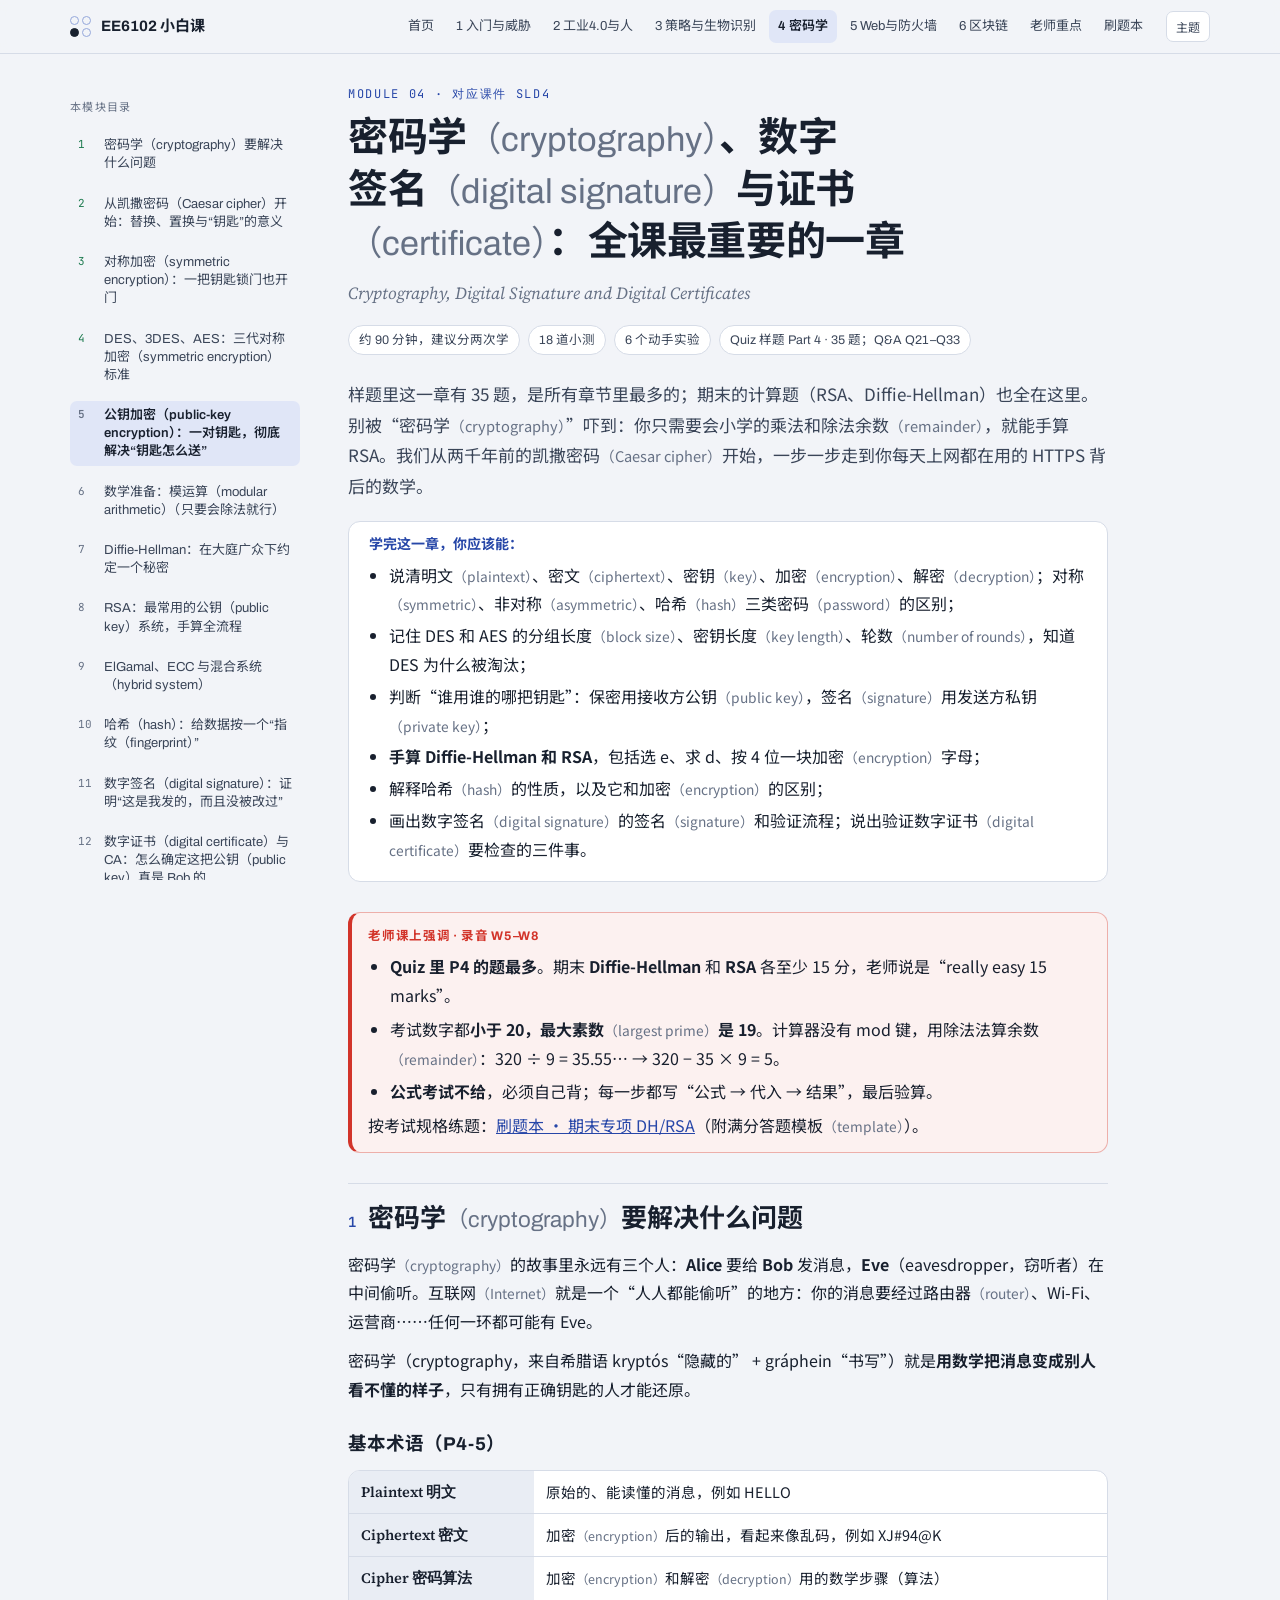
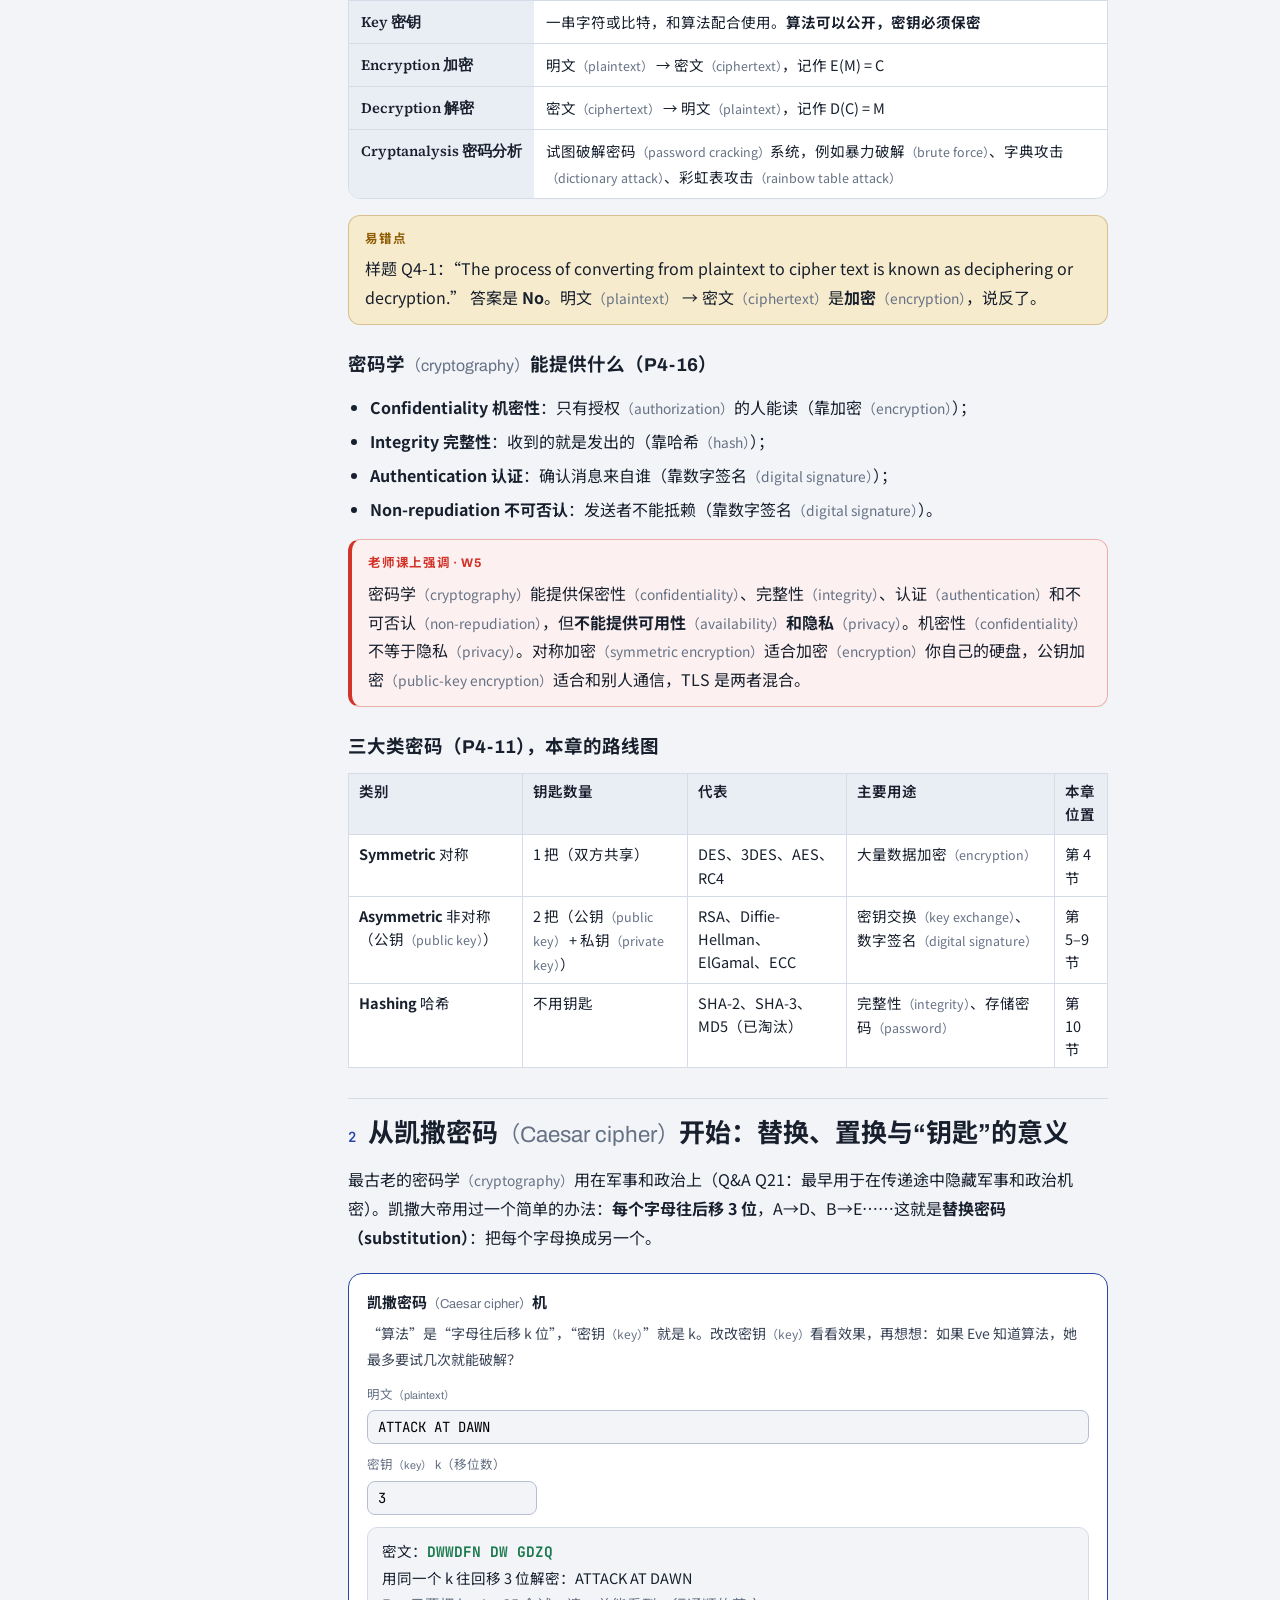
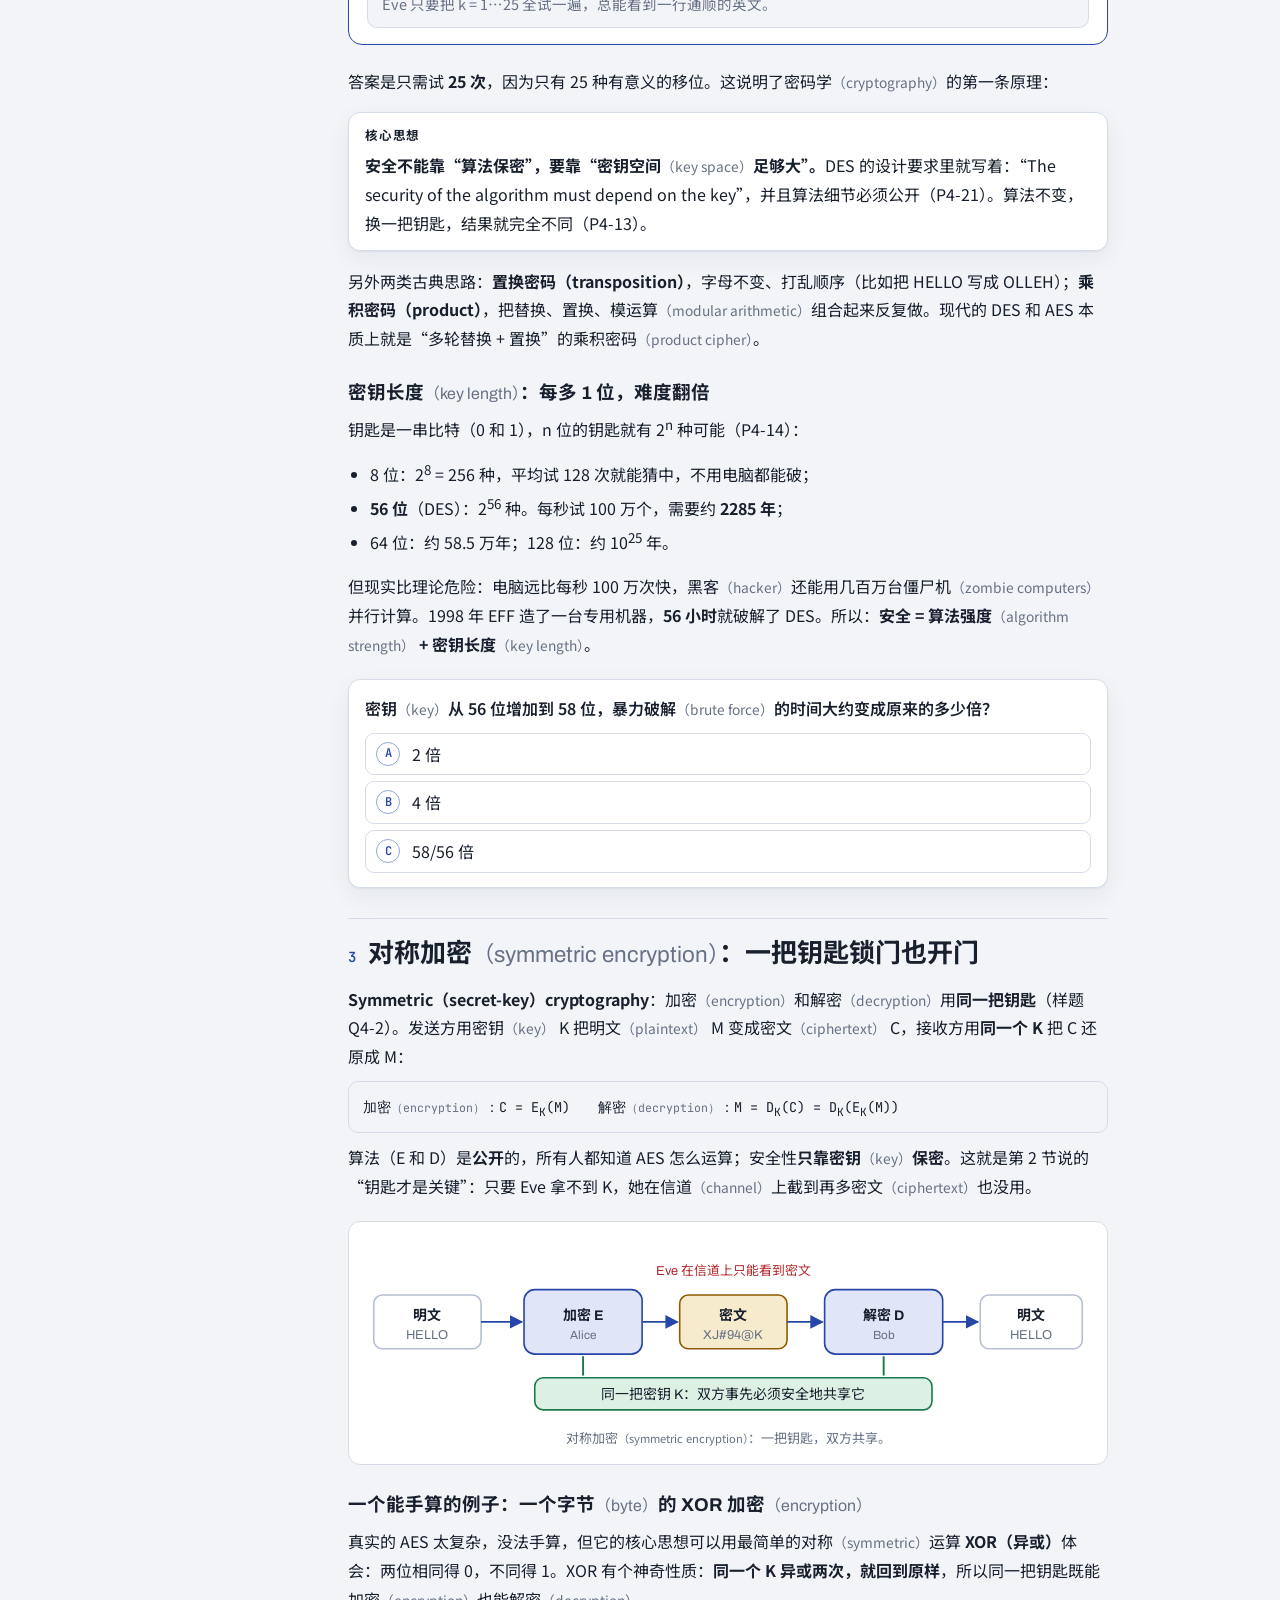
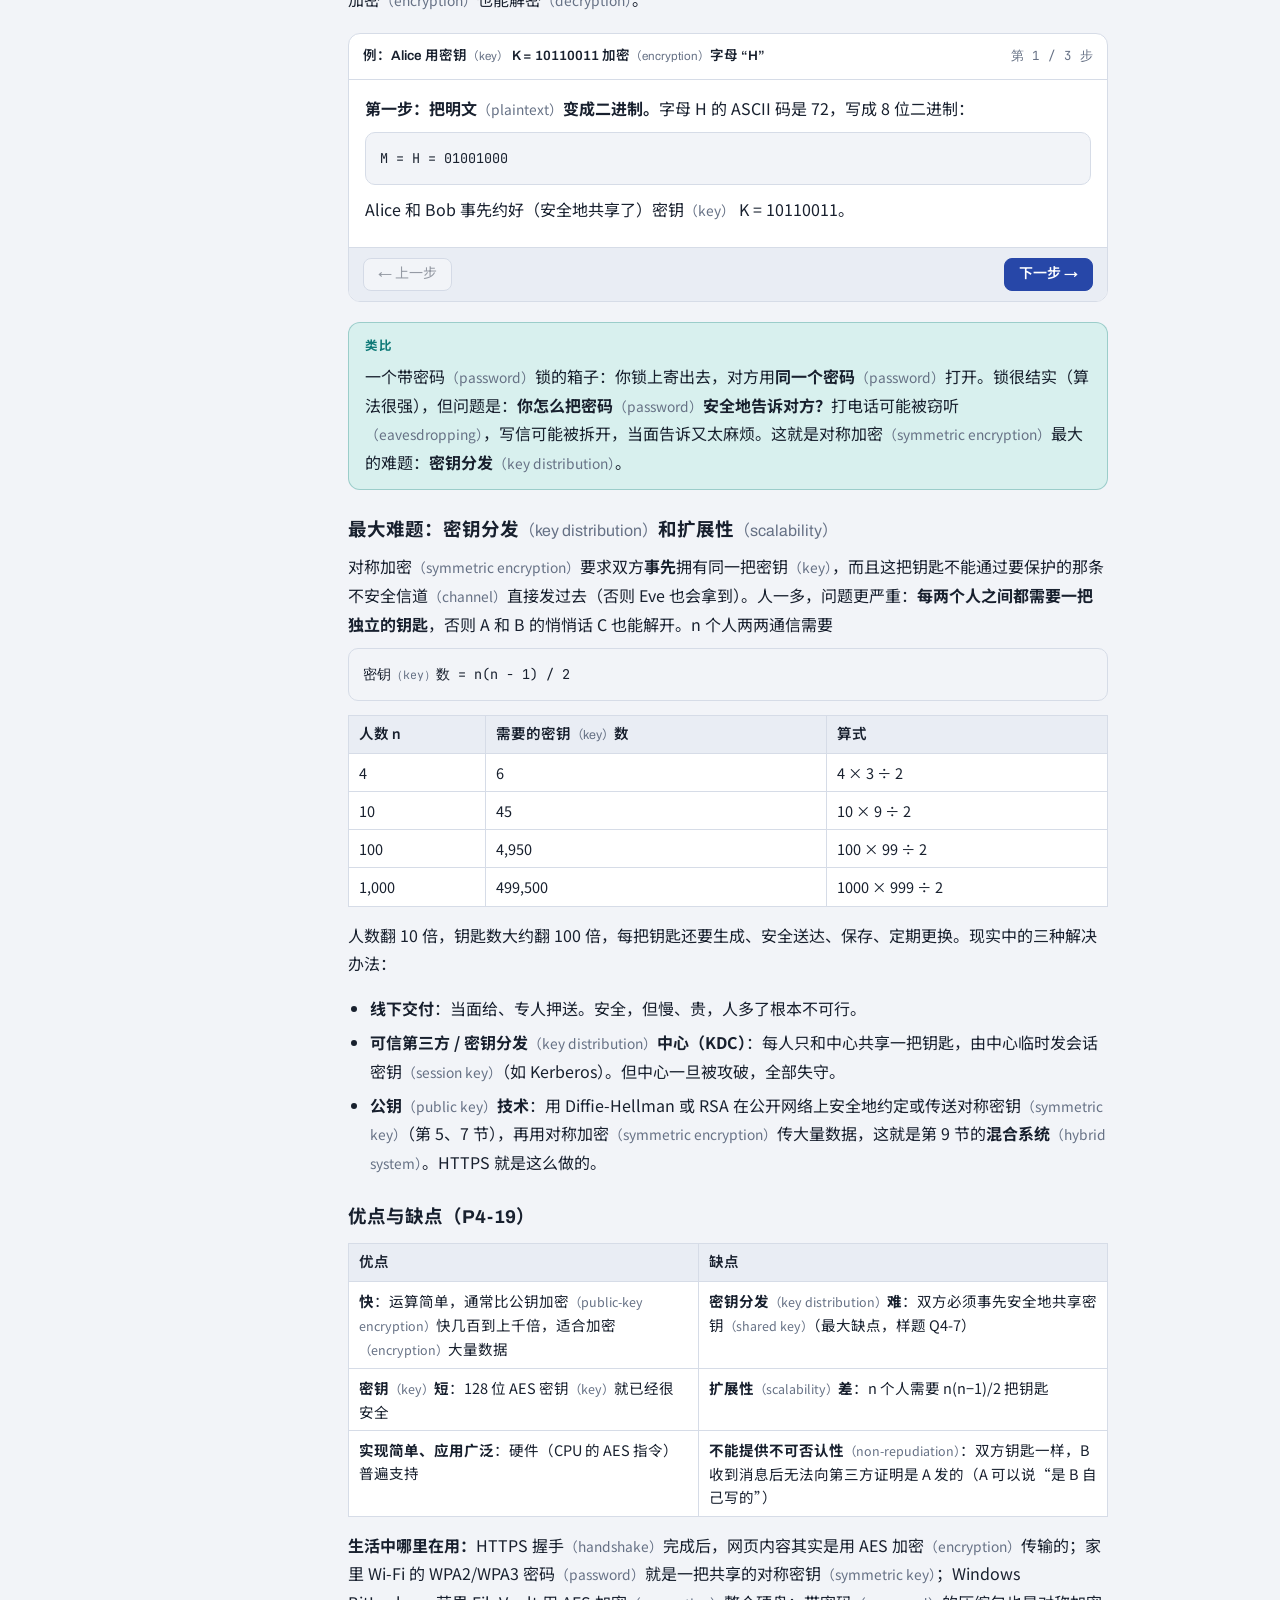
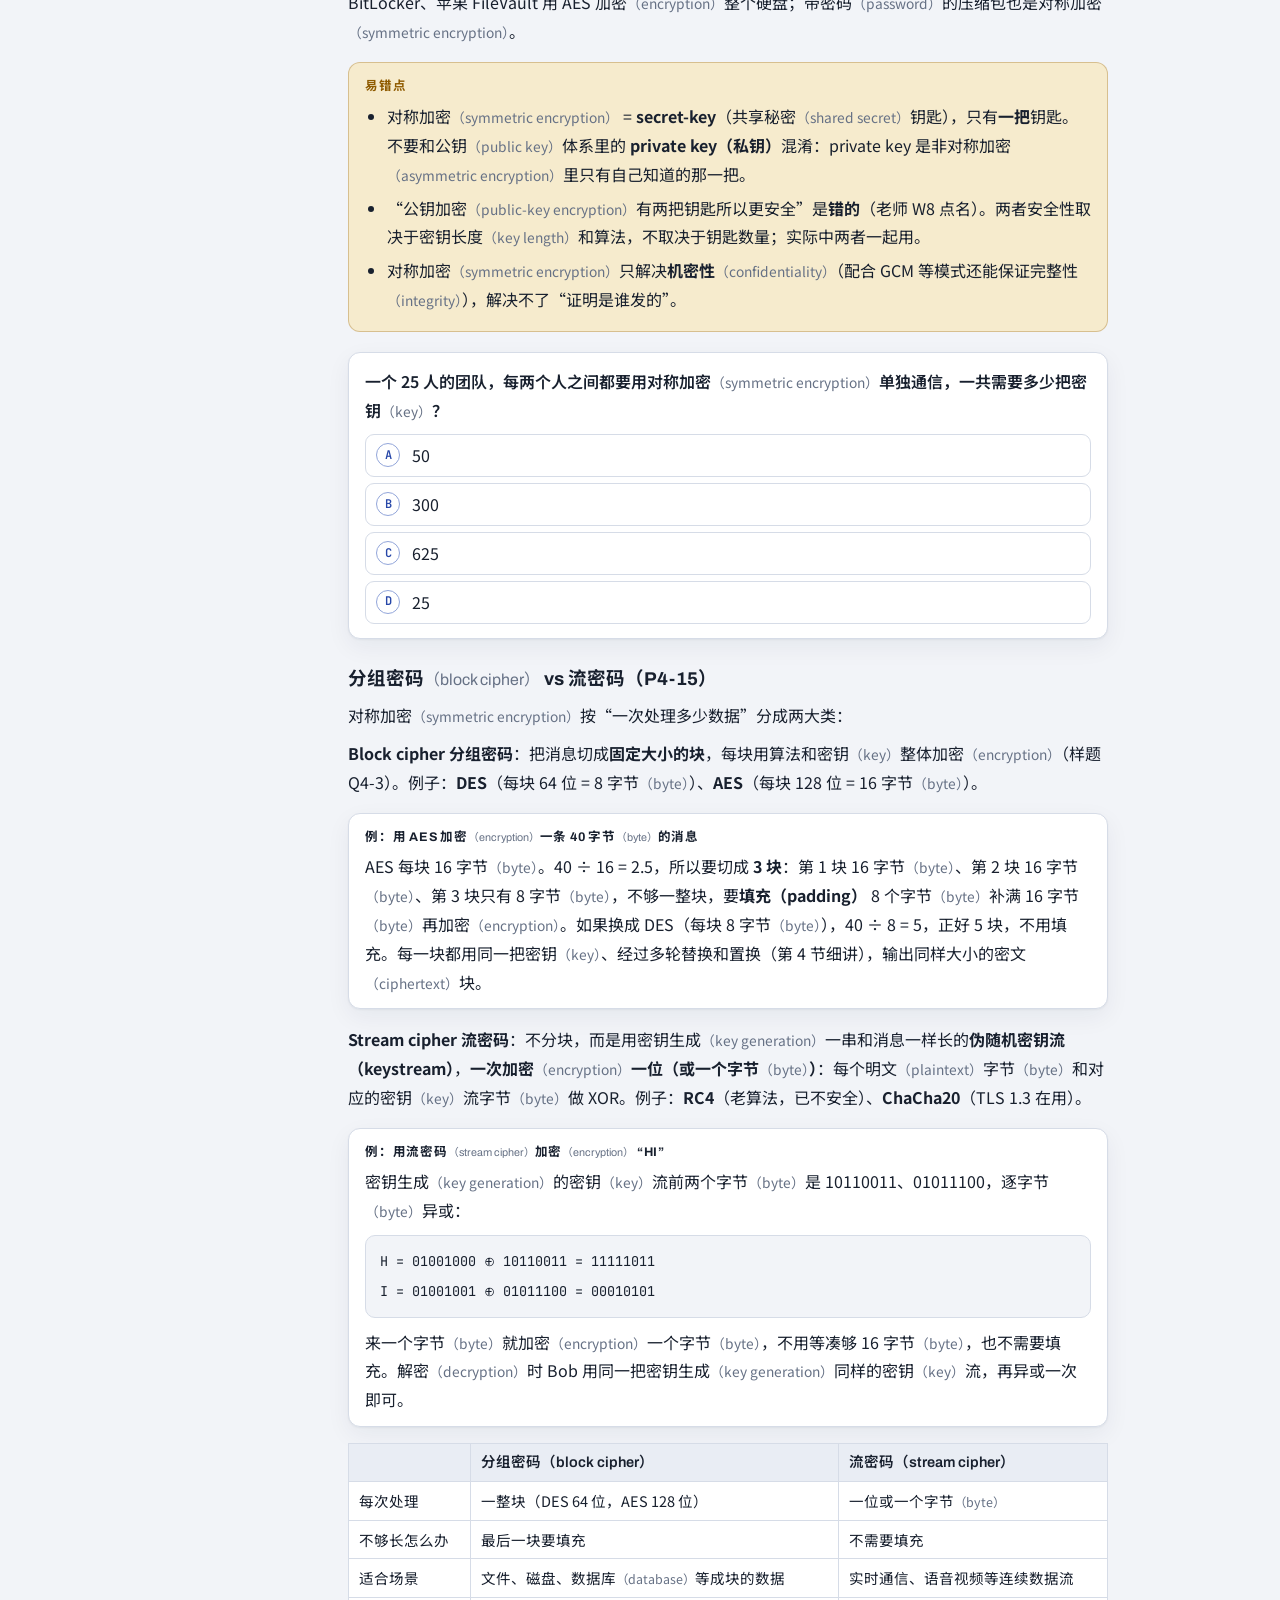
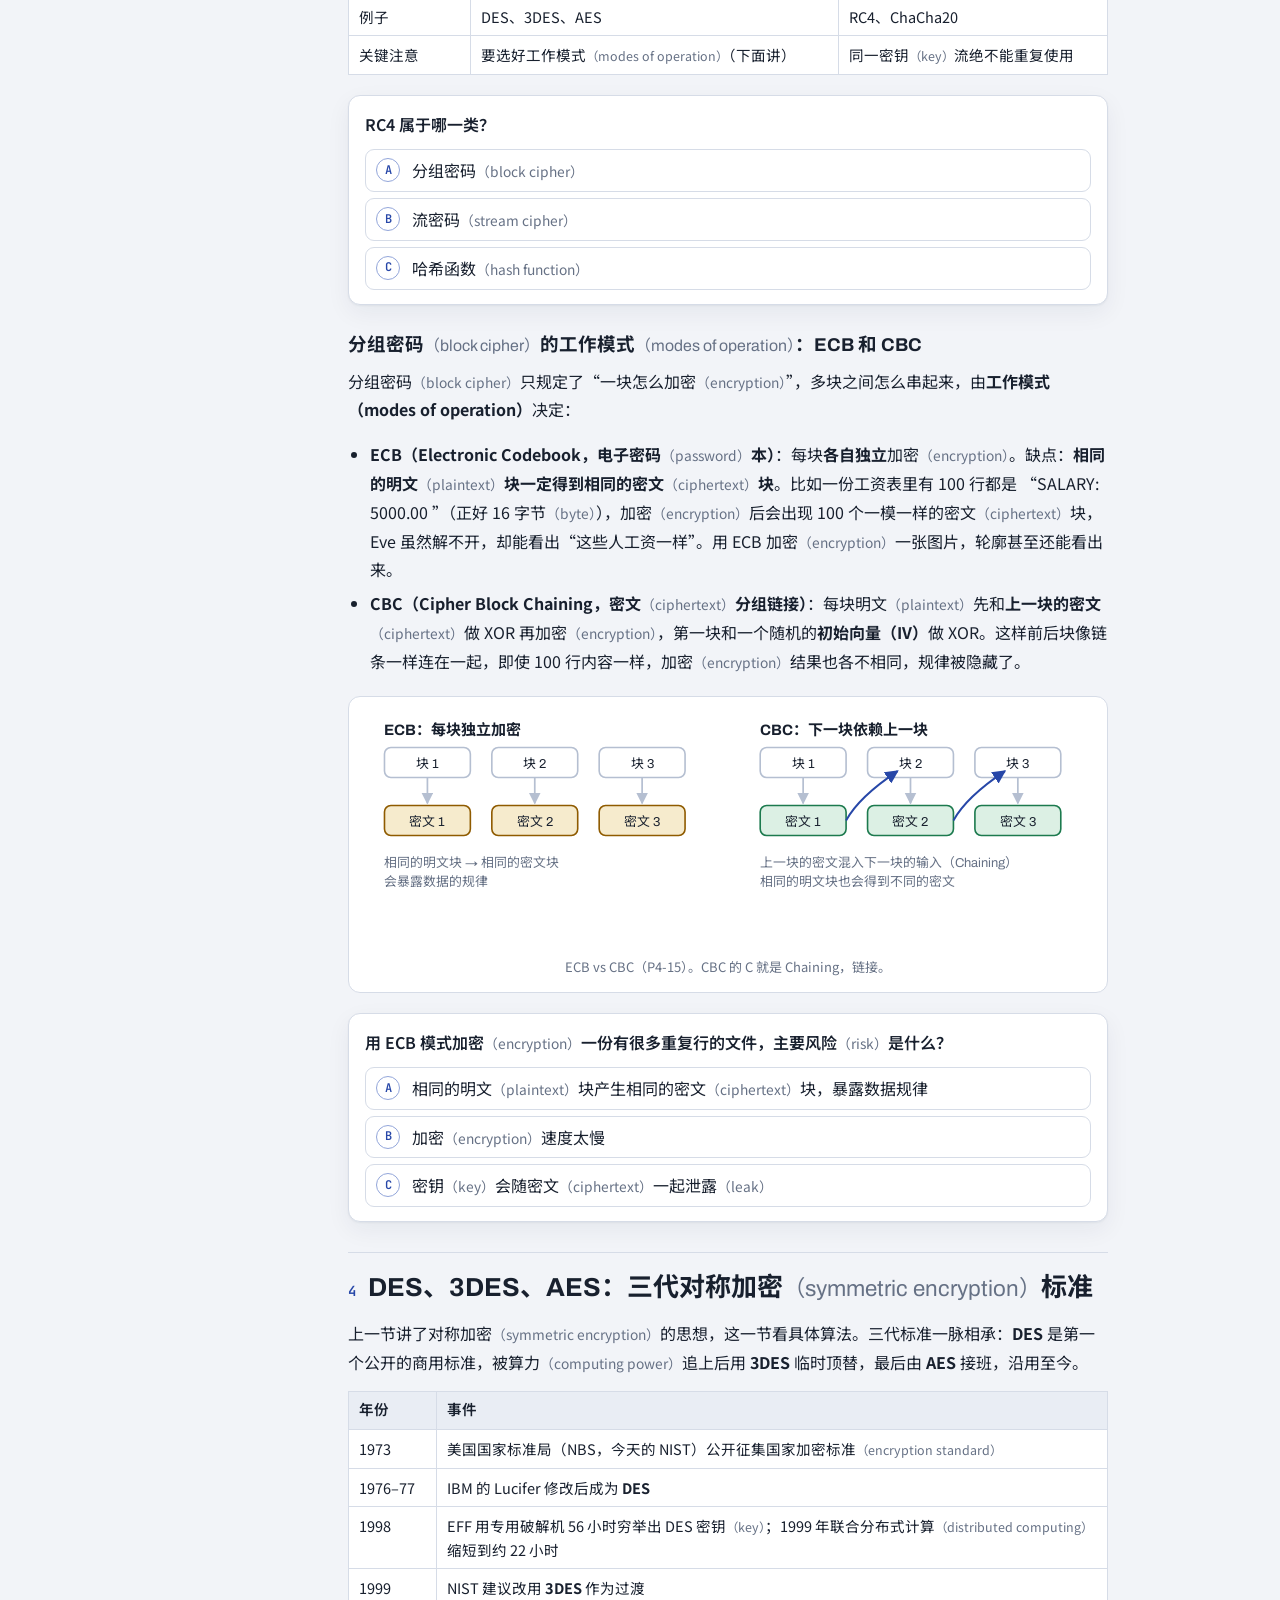
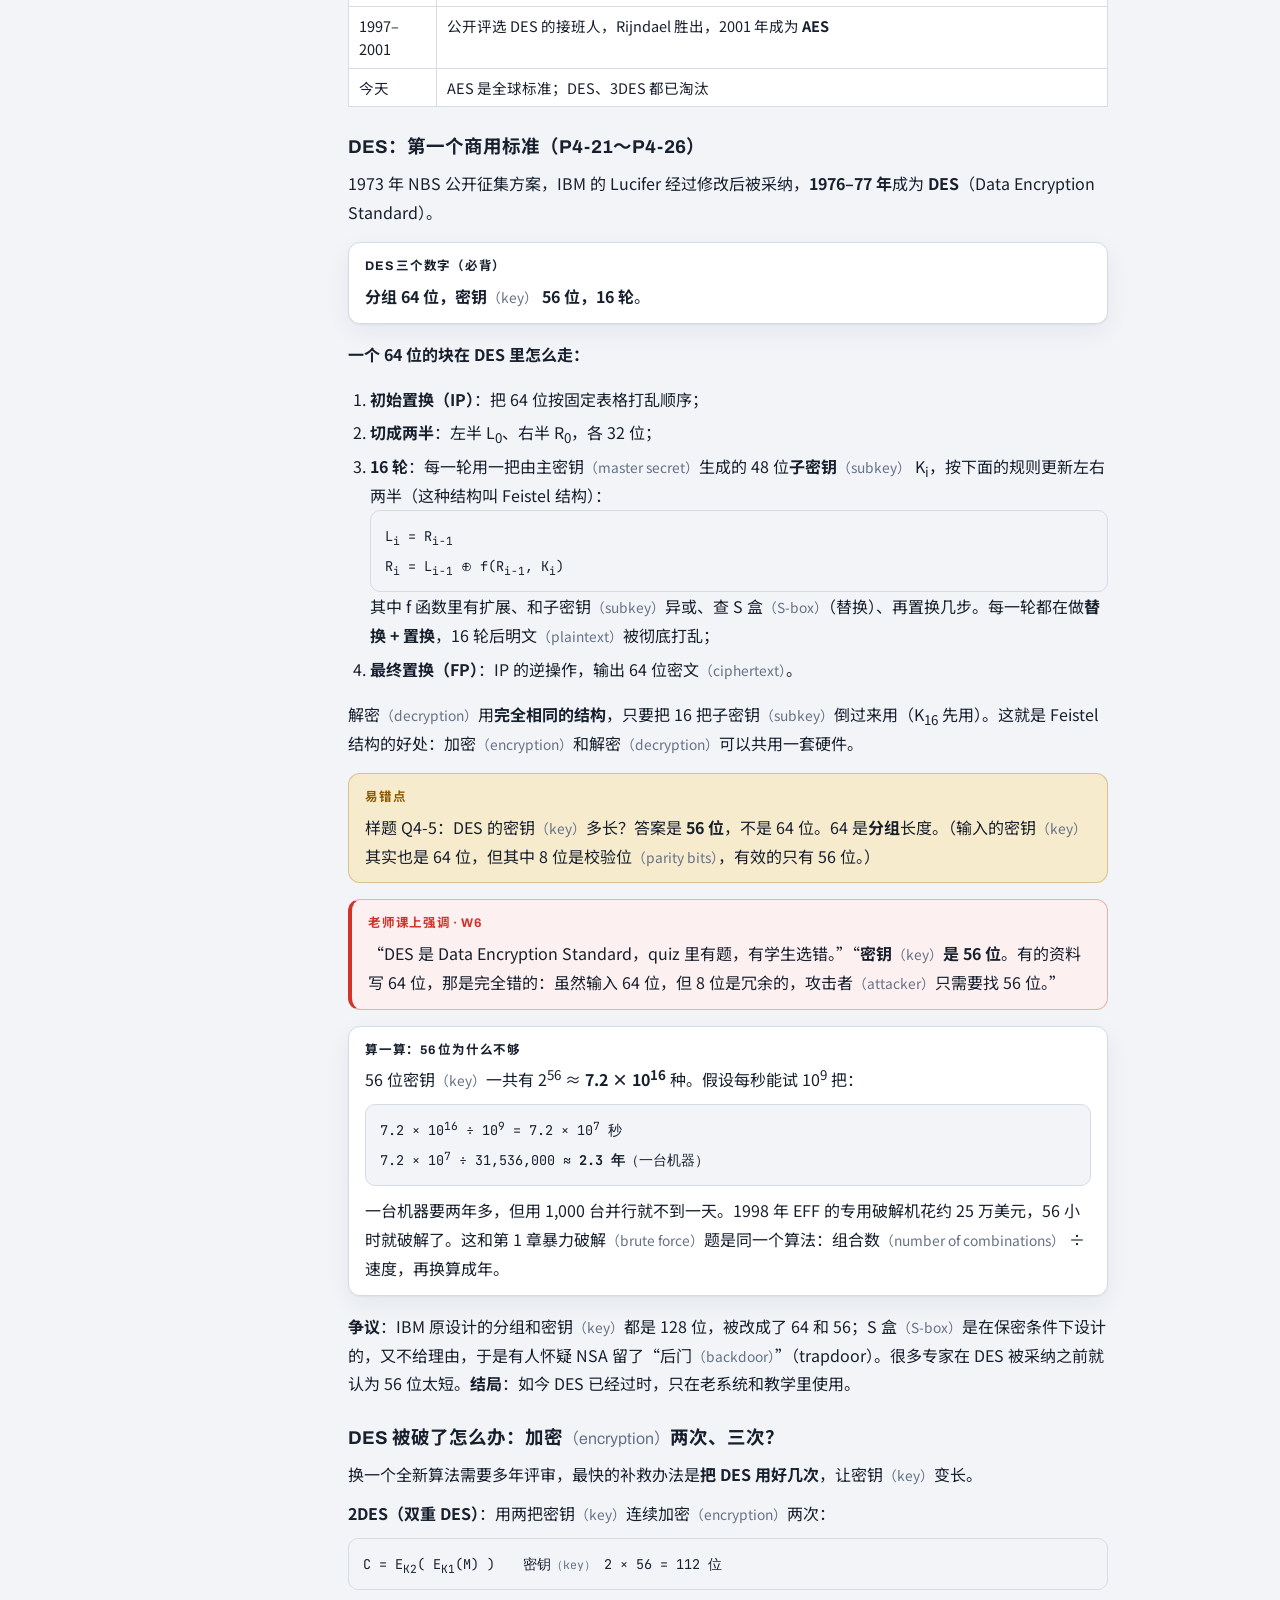
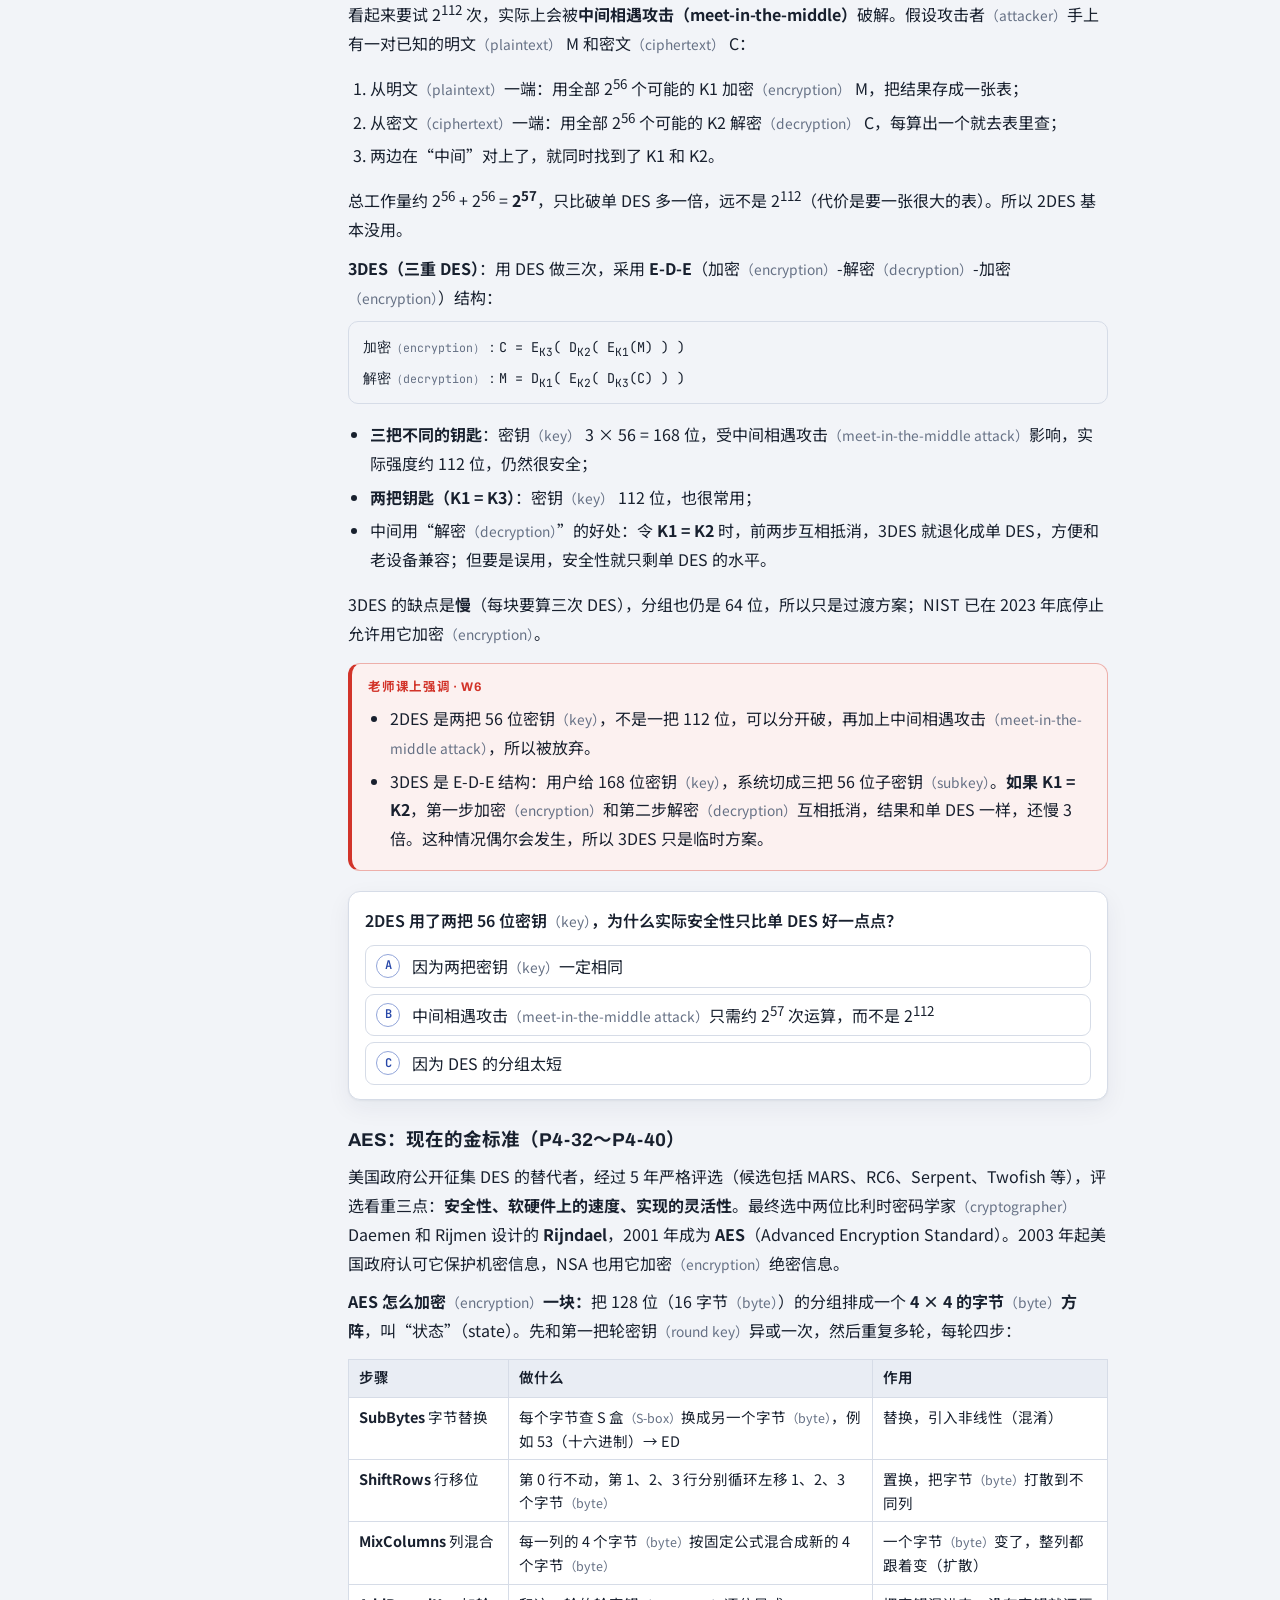
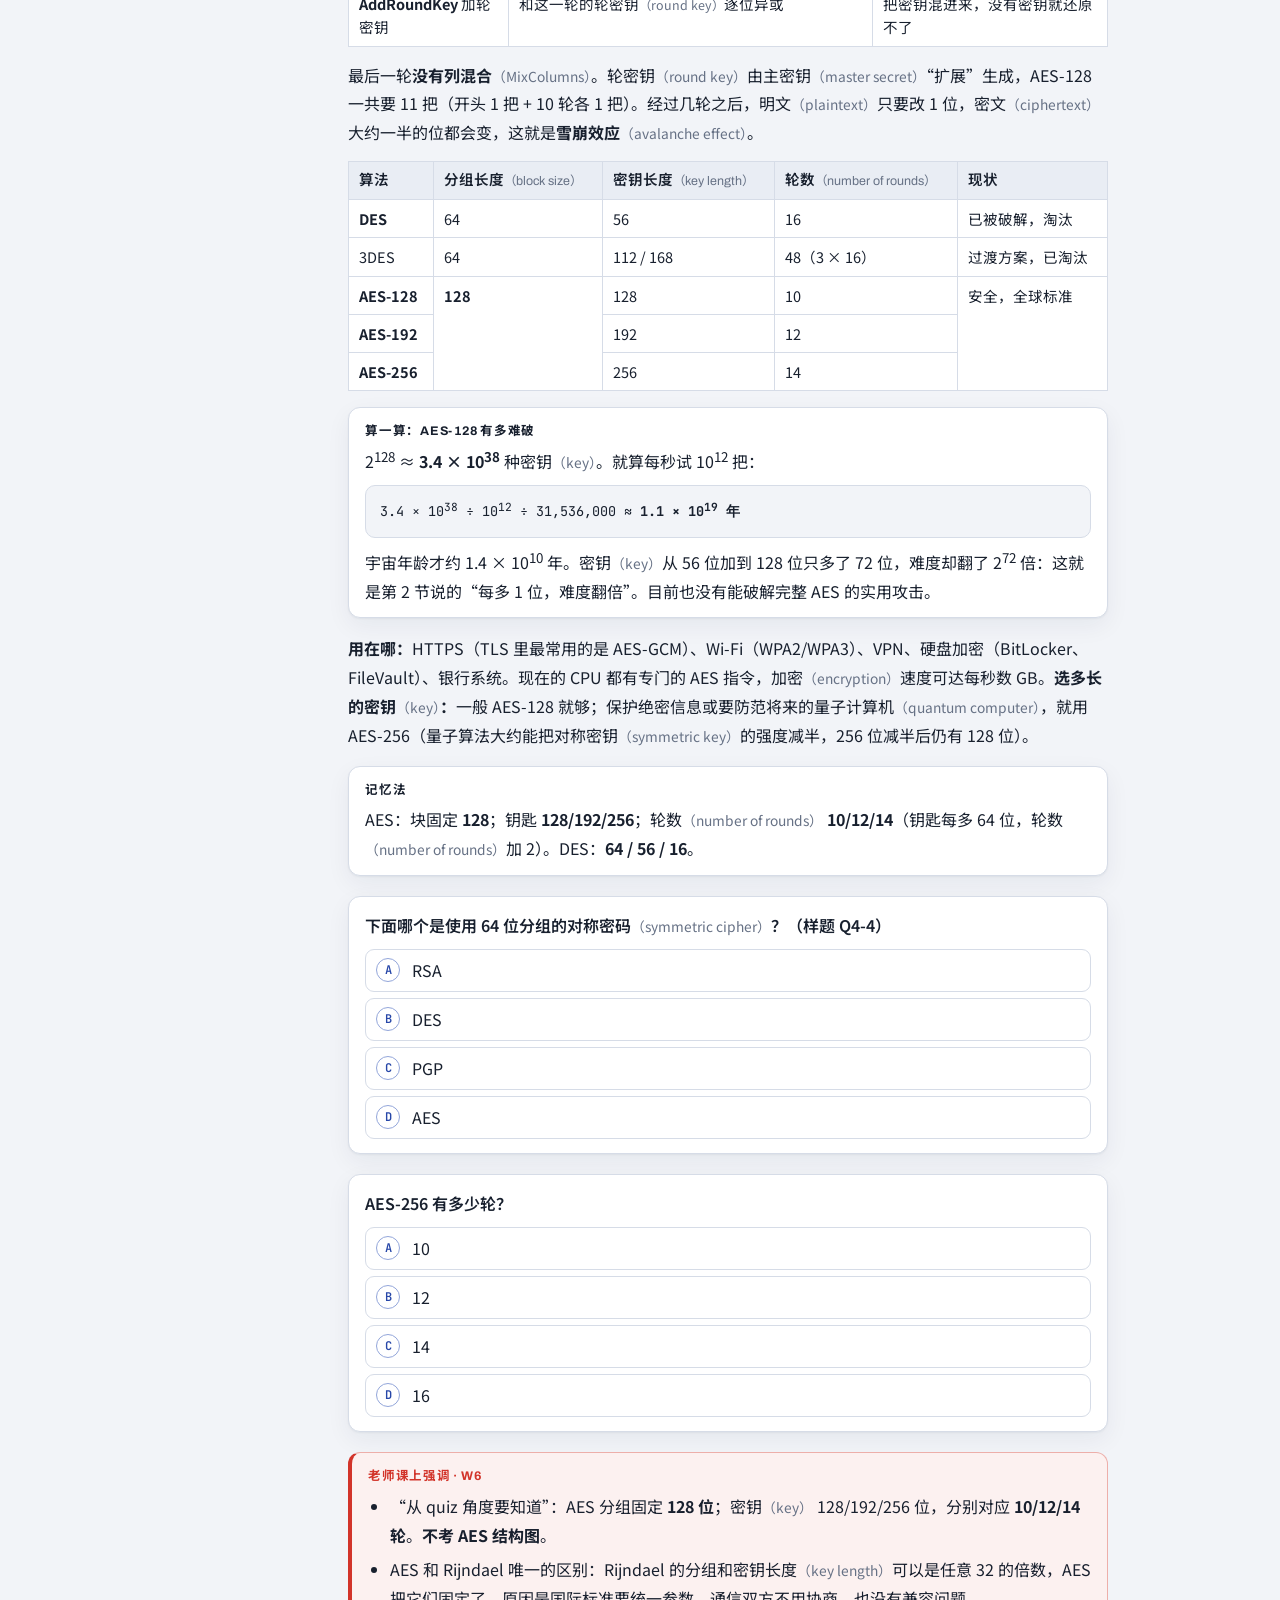
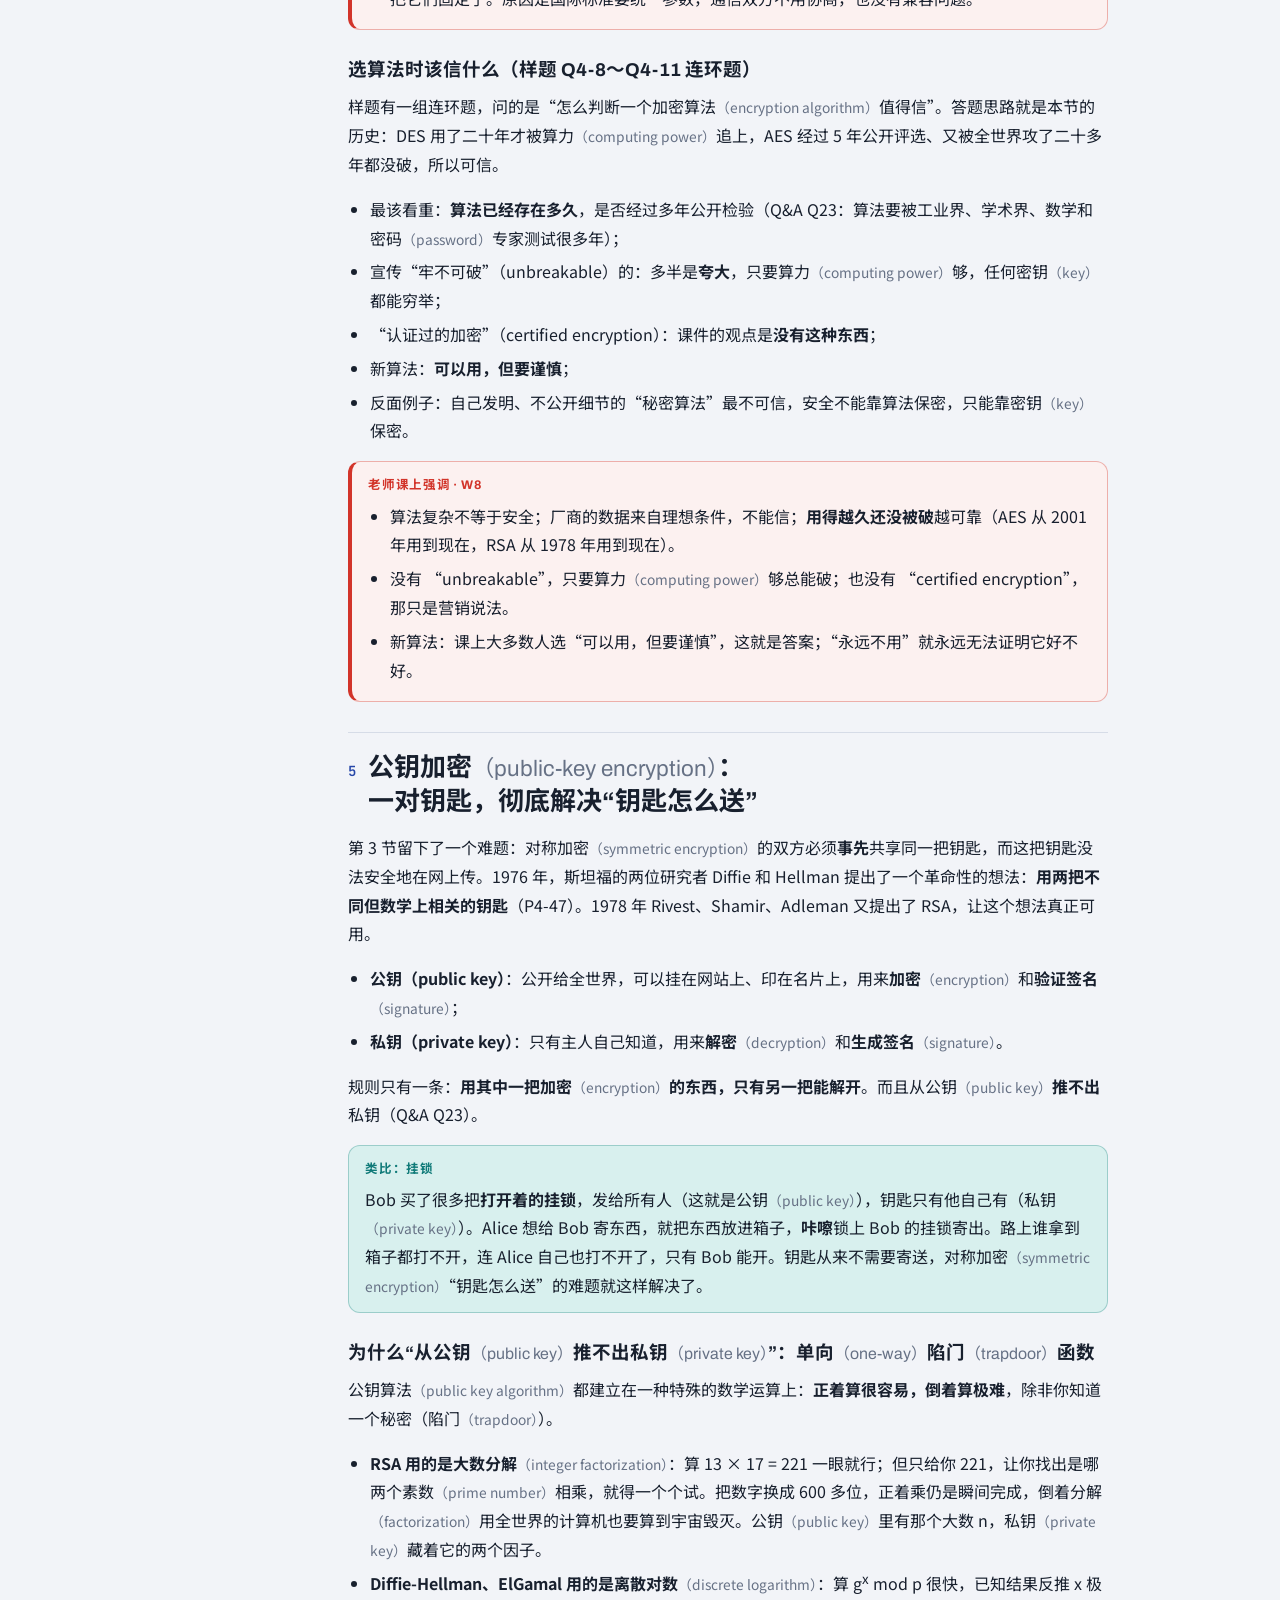
<file: m4.html>
<!doctype html>
<html lang="zh-CN">
<head>
<meta charset="utf-8">
<meta name="viewport" content="width=device-width, initial-scale=1, viewport-fit=cover">
<title>模块 4 · 密码学、数字签名与证书 | EE6102 小白课</title>
<meta name="description" content="EE6102 模块 4：从凯撒密码讲到 DES/AES、公钥加密、模运算、Diffie-Hellman 与 RSA 手算、哈希、数字签名、数字证书与 CA。">
<link rel="preconnect" href="https://fonts.googleapis.com"><link rel="preconnect" href="https://fonts.gstatic.com" crossorigin>
<link rel="stylesheet" href="https://fonts.googleapis.com/css2?family=Archivo:wdth,wght@62..125,400..700&family=JetBrains+Mono:wght@400;600&family=Noto+Sans+SC:wght@400;500;700&family=Source+Serif+4:ital,opsz,wght@0,8..60,400;0,8..60,600;1,8..60,400&display=swap">
<link rel="stylesheet" href="assets/style.css">
<style>
.calc-t{border-collapse:collapse;font-family:var(--f-mono);font-size:12.5px;width:auto;background:var(--surface)}
.calc-t th,.calc-t td{border:1px solid var(--line);padding:4px 9px;text-align:right;white-space:nowrap}
.calc-t th{background:var(--surface-2);font-family:var(--f-ui)}
.calc-t tr.hit td{background:var(--good-soft)}
.calc-t tr.dim td{color:var(--muted)}
.hex{font-family:var(--f-mono);font-size:12.5px;word-break:break-all;line-height:1.6}
.hex .d{background:var(--bad-soft);color:var(--bad);border-radius:2px}
</style>
</head>
<body data-page="m4">
<header class="top"><div class="top-in">
  <a class="logo" href="index.html"><span class="marks" aria-hidden="true"><i></i><i></i><i class="on"></i><i></i></span><b>EE6102 小白课</b></a>
  <span class="sp"></span>
  <nav aria-label="模块导航"><a href="index.html">首页</a><a href="m1.html">1 入门与威胁</a><a href="m2.html">2 工业4.0与人</a><a href="m3.html">3 策略与生物识别</a><a class="on" href="m4.html">4 密码学</a><a href="m5.html">5 Web与防火墙</a><a href="m6.html">6 区块链</a><a href="teacher.html">老师重点</a><a href="practice.html">刷题本</a></nav>
  <button class="themeb" type="button">主题</button>
</div></header>
<div class="wrap">
<aside class="toc" aria-label="本页目录"><p class="tt">本模块目录</p><ol></ol><div class="prog"><span class="pct"></span><div class="bar"><i></i></div></div></aside>
<main class="lesson">
<p class="eyebrow">Module 04 · 对应课件 sld4</p>
<h1 class="title">密码学<span class="zhen">（cryptography）</span>、数字签名<span class="zhen">（digital signature）</span>与证书<span class="zhen">（certificate）</span>：全课最重要的一章</h1>
<p class="sub-en">Cryptography, Digital Signature and Digital Certificates</p>
<div class="meta"><span>约 90 分钟，建议分两次学</span><span>18 道小测</span><span>6 个动手实验</span><span>Quiz 样题 Part 4 · 35 题；Q&amp;A Q21–Q33</span></div>
<p class="lede">样题里这一章有 35 题，是所有章节里最多的；期末的计算题（RSA、Diffie-Hellman）也全在这里。别被“密码学<span class="zhen">（cryptography）</span>”吓到：你只需要会小学的乘法和除法余数<span class="zhen">（remainder）</span>，就能手算 RSA。我们从两千年前的凯撒密码<span class="zhen">（Caesar cipher）</span>开始，一步一步走到你每天上网都在用的 HTTPS 背后的数学。</p>
<div class="goals"><h3>学完这一章，你应该能：</h3><ul>
<li>说清明文<span class="zhen">（plaintext）</span>、密文<span class="zhen">（ciphertext）</span>、密钥<span class="zhen">（key）</span>、加密<span class="zhen">（encryption）</span>、解密<span class="zhen">（decryption）</span>；对称<span class="zhen">（symmetric）</span>、非对称<span class="zhen">（asymmetric）</span>、哈希<span class="zhen">（hash）</span>三类密码<span class="zhen">（password）</span>的区别；</li>
<li>记住 DES 和 AES 的分组长度<span class="zhen">（block size）</span>、密钥长度<span class="zhen">（key length）</span>、轮数<span class="zhen">（number of rounds）</span>，知道 DES 为什么被淘汰；</li>
<li>判断“谁用谁的哪把钥匙”：保密用接收方公钥<span class="zhen">（public key）</span>，签名<span class="zhen">（signature）</span>用发送方私钥<span class="zhen">（private key）</span>；</li>
<li><b>手算 Diffie-Hellman 和 RSA</b>，包括选 e、求 d、按 4 位一块加密<span class="zhen">（encryption）</span>字母；</li>
<li>解释哈希<span class="zhen">（hash）</span>的性质，以及它和加密<span class="zhen">（encryption）</span>的区别；</li>
<li>画出数字签名<span class="zhen">（digital signature）</span>的签名<span class="zhen">（signature）</span>和验证流程；说出验证数字证书<span class="zhen">（digital certificate）</span>要检查的三件事。</li></ul></div>

<!-- 1 -->
<div class="teacher box" data-t="m4top"><span class="bt">老师课上强调 · 录音 W5–W8</span><ul><li><b>Quiz 里 P4 的题最多</b>。期末 <b>Diffie-Hellman</b> 和 <b>RSA</b> 各至少 15 分，老师说是“really easy 15 marks”。</li><li>考试数字都<b>小于 20，最大素数<span class="zhen">（largest prime）</span>是 19</b>。计算器没有 mod 键，用除法法算余数<span class="zhen">（remainder）</span>：320 ÷ 9 = 35.55… → 320 − 35 × 9 = 5。</li><li><b>公式考试不给</b>，必须自己背；每一步都写“公式 → 代入 → 结果”，最后验算。</li></ul><p>按考试规格练题：<a href="practice.html#exam">刷题本 · 期末专项 DH/RSA</a>（附满分答题模板<span class="zhen">（template）</span>）。</p></div>
<section class="sec" id="basic">
<h2><span class="n">1</span><span class="ht">密码学<span class="zhen">（cryptography）</span>要解决什么问题</span></h2>
<p>密码学<span class="zhen">（cryptography）</span>的故事里永远有三个人：<b>Alice</b> 要给 <b>Bob</b> 发消息，<b>Eve</b>（eavesdropper，窃听者）在中间偷听。互联网<span class="zhen">（Internet）</span>就是一个“人人都能偷听”的地方：你的消息要经过路由器<span class="zhen">（router）</span>、Wi-Fi、运营商……任何一环都可能有 Eve。</p>
<p>密码学（cryptography，来自希腊语 kryptós“隐藏的” + gráphein“书写”）就是<b>用数学把消息变成别人看不懂的样子</b>，只有拥有正确钥匙的人才能还原。</p>
<h3>基本术语（P4-5）</h3>
<dl class="gloss">
<dt>Plaintext 明文</dt><dd>原始的、能读懂的消息，例如 HELLO</dd>
<dt>Ciphertext 密文</dt><dd>加密<span class="zhen">（encryption）</span>后的输出，看起来像乱码，例如 XJ#94@K</dd>
<dt>Cipher 密码算法</dt><dd>加密<span class="zhen">（encryption）</span>和解密<span class="zhen">（decryption）</span>用的数学步骤（算法）</dd>
<dt>Key 密钥</dt><dd>一串字符或比特，和算法配合使用。<b>算法可以公开，密钥必须保密</b></dd>
<dt>Encryption 加密</dt><dd>明文<span class="zhen">（plaintext）</span> → 密文<span class="zhen">（ciphertext）</span>，记作 E(M) = C</dd>
<dt>Decryption 解密</dt><dd>密文<span class="zhen">（ciphertext）</span> → 明文<span class="zhen">（plaintext）</span>，记作 D(C) = M</dd>
<dt>Cryptanalysis 密码分析</dt><dd>试图破解密码<span class="zhen">（password cracking）</span>系统，例如暴力破解<span class="zhen">（brute force）</span>、字典攻击<span class="zhen">（dictionary attack）</span>、彩虹表攻击<span class="zhen">（rainbow table attack）</span></dd>
</dl>
<div class="pitfall box"><span class="bt">易错点</span><p>样题 Q4-1：“The process of converting from plaintext to cipher text is known as deciphering or decryption.” 答案是 <b>No</b>。明文<span class="zhen">（plaintext）</span> → 密文<span class="zhen">（ciphertext）</span>是<b>加密<span class="zhen">（encryption）</span></b>，说反了。</p></div>
<h3>密码学<span class="zhen">（cryptography）</span>能提供什么（P4-16）</h3>
<ul>
<li><b>Confidentiality 机密性</b>：只有授权<span class="zhen">（authorization）</span>的人能读（靠加密<span class="zhen">（encryption）</span>）；</li>
<li><b>Integrity 完整性</b>：收到的就是发出的（靠哈希<span class="zhen">（hash）</span>）；</li>
<li><b>Authentication 认证</b>：确认消息来自谁（靠数字签名<span class="zhen">（digital signature）</span>）；</li>
<li><b>Non-repudiation 不可否认</b>：发送者不能抵赖（靠数字签名<span class="zhen">（digital signature）</span>）。</li>
</ul>
<div class="teacher box" data-t="m4prov"><span class="bt">老师课上强调 · W5</span><p>密码学<span class="zhen">（cryptography）</span>能提供保密性<span class="zhen">（confidentiality）</span>、完整性<span class="zhen">（integrity）</span>、认证<span class="zhen">（authentication）</span>和不可否认<span class="zhen">（non-repudiation）</span>，但<b>不能提供可用性<span class="zhen">（availability）</span>和隐私<span class="zhen">（privacy）</span></b>。机密性<span class="zhen">（confidentiality）</span>不等于隐私<span class="zhen">（privacy）</span>。对称加密<span class="zhen">（symmetric encryption）</span>适合加密<span class="zhen">（encryption）</span>你自己的硬盘，公钥加密<span class="zhen">（public-key encryption）</span>适合和别人通信，TLS 是两者混合。</p></div>

<h3>三大类密码（P4-11），本章的路线图</h3>
<div class="tbl"><table>
<tr><th>类别</th><th>钥匙数量</th><th>代表</th><th>主要用途</th><th>本章位置</th></tr>
<tr><td><b>Symmetric</b> 对称</td><td>1 把（双方共享）</td><td>DES、3DES、AES、RC4</td><td>大量数据加密<span class="zhen">（encryption）</span></td><td>第 4 节</td></tr>
<tr><td><b>Asymmetric</b> 非对称（公钥<span class="zhen">（public key）</span>）</td><td>2 把（公钥<span class="zhen">（public key）</span> + 私钥<span class="zhen">（private key）</span>）</td><td>RSA、Diffie-Hellman、ElGamal、ECC</td><td>密钥交换<span class="zhen">（key exchange）</span>、数字签名<span class="zhen">（digital signature）</span></td><td>第 5–9 节</td></tr>
<tr><td><b>Hashing</b> 哈希</td><td>不用钥匙</td><td>SHA-2、SHA-3、MD5（已淘汰）</td><td>完整性<span class="zhen">（integrity）</span>、存储密码<span class="zhen">（password）</span></td><td>第 10 节</td></tr>
</table></div>
</section>

<!-- 2 -->
<section class="sec" id="classic">
<h2><span class="n">2</span><span class="ht">从凯撒密码<span class="zhen">（Caesar cipher）</span>开始：替换、置换与“钥匙”的意义</span></h2>
<p>最古老的密码学<span class="zhen">（cryptography）</span>用在军事和政治上（Q&amp;A Q21：最早用于在传递途中隐藏军事和政治机密）。凯撒大帝用过一个简单的办法：<b>每个字母往后移 3 位</b>，A→D、B→E……这就是<b>替换密码（substitution）</b>：把每个字母换成另一个。</p>
<div class="lab"><p class="lt">凯撒密码<span class="zhen">（Caesar cipher）</span>机</p><p class="ld">“算法”是“字母往后移 k 位”，“密钥<span class="zhen">（key）</span>”就是 k。改改密钥<span class="zhen">（key）</span>看看效果，再想想：如果 Eve 知道算法，她最多要试几次就能破解？</p>
<div class="fields"><div class="fld" style="grid-column:1/-1"><label for="cin">明文<span class="zhen">（plaintext）</span></label><input id="cin" type="text" value="ATTACK AT DAWN" autocomplete="off"></div><div class="fld"><label for="ck">密钥<span class="zhen">（key）</span> k（移位数）</label><input id="ck" type="number" value="3" min="0" max="25"></div></div>
<div class="out" id="cout"></div></div>
<p>答案是只需试 <b>25 次</b>，因为只有 25 种有意义的移位。这说明了密码学<span class="zhen">（cryptography）</span>的第一条原理：</p>
<div class="key box"><span class="bt">核心思想</span><p><b>安全不能靠“算法保密”，要靠“密钥空间<span class="zhen">（key space）</span>足够大”。</b>DES 的设计要求里就写着：“The security of the algorithm must depend on the key”，并且算法细节必须公开（P4-21）。算法不变，换一把钥匙，结果就完全不同（P4-13）。</p></div>
<p>另外两类古典思路：<b>置换密码（transposition）</b>，字母不变、打乱顺序（比如把 HELLO 写成 OLLEH）；<b>乘积密码（product）</b>，把替换、置换、模运算<span class="zhen">（modular arithmetic）</span>组合起来反复做。现代的 DES 和 AES 本质上就是“多轮替换 + 置换”的乘积密码<span class="zhen">（product cipher）</span>。</p>

<h3>密钥长度<span class="zhen">（key length）</span>：每多 1 位，难度翻倍</h3>
<p>钥匙是一串比特（0 和 1），n 位的钥匙就有 2<sup>n</sup> 种可能（P4-14）：</p>
<ul>
<li>8 位：2<sup>8</sup> = 256 种，平均试 128 次就能猜中，不用电脑都能破；</li>
<li><b>56 位</b>（DES）：2<sup>56</sup> 种。每秒试 100 万个，需要约 <b>2285 年</b>；</li>
<li>64 位：约 58.5 万年；128 位：约 10<sup>25</sup> 年。</li>
</ul>
<p>但现实比理论危险：电脑远比每秒 100 万次快，黑客<span class="zhen">（hacker）</span>还能用几百万台僵尸机<span class="zhen">（zombie computers）</span>并行计算。1998 年 EFF 造了一台专用机器，<b>56 小时</b>就破解了 DES。所以：<b>安全 = 算法强度<span class="zhen">（algorithm strength）</span> + 密钥长度<span class="zhen">（key length）</span></b>。</p>
<div class="check" data-a="1"><p class="cq">密钥<span class="zhen">（key）</span>从 56 位增加到 58 位，暴力破解<span class="zhen">（brute force）</span>的时间大约变成原来的多少倍？</p>
<div class="opts"><button class="opt">2 倍</button><button class="opt">4 倍</button><button class="opt">58/56 倍</button></div>
<div class="cx"><p>每多 1 位翻一倍，多 2 位就是 2 × 2 = <b>4 倍</b>。这就是“指数<span class="zhen">（exponent）</span>”。</p></div></div>
</section>

<!-- 3 -->
<section class="sec" id="sym">
<h2><span class="n">3</span><span class="ht">对称加密<span class="zhen">（symmetric encryption）</span>：一把钥匙锁门也开门</span></h2>
<p><b>Symmetric（secret-key）cryptography</b>：加密<span class="zhen">（encryption）</span>和解密<span class="zhen">（decryption）</span>用<b>同一把钥匙</b>（样题 Q4-2）。发送方用密钥<span class="zhen">（key）</span> K 把明文<span class="zhen">（plaintext）</span> M 变成密文<span class="zhen">（ciphertext）</span> C，接收方用<b>同一个 K</b> 把 C 还原成 M：</p>
<div class="out"><span class="eq">加密<span class="zhen">（encryption）</span>：C = E<sub>K</sub>(M)　　解密<span class="zhen">（decryption）</span>：M = D<sub>K</sub>(C) = D<sub>K</sub>(E<sub>K</sub>(M))</span></div>
<p>算法（E 和 D）是<b>公开</b>的，所有人都知道 AES 怎么运算；安全性<b>只靠密钥<span class="zhen">（key）</span>保密</b>。这就是第 2 节说的“钥匙才是关键”：只要 Eve 拿不到 K，她在信道<span class="zhen">（channel）</span>上截到再多密文<span class="zhen">（ciphertext）</span>也没用。</p>
<figure>
<svg viewBox="0 0 680 170" role="img" aria-label="对称加密：Alice 和 Bob 用同一把密钥">
  <defs><marker id="m4a" viewBox="0 0 10 10" refX="9" refY="5" markerWidth="7" markerHeight="7" orient="auto"><path d="M0,0L10,5L0,10z" class="ah-a"/></marker></defs>
  <rect x="10" y="55" width="100" height="50" rx="8" class="box-s"/><text x="60" y="78" text-anchor="middle" font-size="13" font-weight="700">明文</text><text x="60" y="96" text-anchor="middle" font-size="12" class="tm">HELLO</text>
  <rect x="150" y="50" width="110" height="60" rx="10" class="box-a"/><text x="205" y="78" text-anchor="middle" font-size="13" font-weight="700">加密 E</text><text x="205" y="96" text-anchor="middle" font-size="11" class="tm">Alice</text>
  <rect x="295" y="55" width="100" height="50" rx="8" class="box-w"/><text x="345" y="78" text-anchor="middle" font-size="13" font-weight="700">密文</text><text x="345" y="96" text-anchor="middle" font-size="12" class="tm">XJ#94@K</text>
  <rect x="430" y="50" width="110" height="60" rx="10" class="box-a"/><text x="485" y="78" text-anchor="middle" font-size="13" font-weight="700">解密 D</text><text x="485" y="96" text-anchor="middle" font-size="11" class="tm">Bob</text>
  <rect x="575" y="55" width="95" height="50" rx="8" class="box-s"/><text x="622" y="78" text-anchor="middle" font-size="13" font-weight="700">明文</text><text x="622" y="96" text-anchor="middle" font-size="12" class="tm">HELLO</text>
  <line x1="110" y1="80" x2="148" y2="80" class="la" marker-end="url(#m4a)"/><line x1="260" y1="80" x2="293" y2="80" class="la" marker-end="url(#m4a)"/><line x1="395" y1="80" x2="428" y2="80" class="la" marker-end="url(#m4a)"/><line x1="540" y1="80" x2="573" y2="80" class="la" marker-end="url(#m4a)"/>
  <rect x="160" y="132" width="370" height="30" rx="8" class="box-g"/><text x="345" y="152" text-anchor="middle" font-size="13">同一把密钥 K：双方事先必须安全地共享它</text>
  <line x1="205" y1="130" x2="205" y2="112" class="lg"/><line x1="485" y1="130" x2="485" y2="112" class="lg"/>
  <text x="345" y="36" text-anchor="middle" font-size="12" class="tb">Eve 在信道上只能看到密文</text>
</svg>
<figcaption>对称加密<span class="zhen">（symmetric encryption）</span>：一把钥匙，双方共享。</figcaption>
</figure>
<h3>一个能手算的例子：一个字节<span class="zhen">（byte）</span>的 XOR 加密<span class="zhen">（encryption）</span></h3>
<p>真实的 AES 太复杂，没法手算，但它的核心思想可以用最简单的对称<span class="zhen">（symmetric）</span>运算 <b>XOR（异或）</b>体会：两位相同得 0，不同得 1。XOR 有个神奇性质：<b>同一个 K 异或两次，就回到原样</b>，所以同一把钥匙既能加密<span class="zhen">（encryption）</span>也能解密<span class="zhen">（decryption）</span>。</p>
<div class="stepper"><div class="sh"><span>例：Alice 用密钥<span class="zhen">（key）</span> K = 10110011 加密<span class="zhen">（encryption）</span>字母 “H”</span><span class="ctr"></span></div>
<div class="st"><p><b>第一步：把明文<span class="zhen">（plaintext）</span>变成二进制。</b>字母 H 的 ASCII 码是 72，写成 8 位二进制：</p><div class="out"><span class="eq">M = H = 01001000</span></div><p>Alice 和 Bob 事先约好（安全地共享了）密钥<span class="zhen">（key）</span> K = 10110011。</p></div>
<div class="st"><p><b>第二步：加密<span class="zhen">（encryption）</span>，C = M ⊕ K（逐位异或）。</b></p><div class="out"><span class="eq">  M = 0 1 0 0 1 0 0 0</span><span class="eq">⊕ K = 1 0 1 1 0 0 1 1</span><span class="eq">  C = <b>1 1 1 1 1 0 1 1</b>（十六进制 FB，已经看不出是 H 了）</span></div><p>Alice 把 C 发给 Bob。Eve 在网上截到的只有 11111011。</p></div>
<div class="st"><p><b>第三步：解密<span class="zhen">（decryption）</span>，M = C ⊕ K（用同一把钥匙再异或一次）。</b></p><div class="out"><span class="eq">  C = 1 1 1 1 1 0 1 1</span><span class="eq">⊕ K = 1 0 1 1 0 0 1 1</span><span class="eq">  M = <b>0 1 0 0 1 0 0 0</b> = H ✓</span></div><p>Bob 拿回了 H。如果 Eve 不知道 K，11111011 可能对应任何一个字母；但只要 K 泄露<span class="zhen">（leak）</span>，她也能一步解开。这正说明对称加密<span class="zhen">（symmetric encryption）</span>的全部安全都押在“钥匙别丢”上。</p></div>
<div class="sf"><button class="btn" data-prev>← 上一步</button><button class="btn pri" data-next>下一步 →</button></div></div>
<div class="analogy box"><span class="bt">类比</span><p>一个带密码<span class="zhen">（password）</span>锁的箱子：你锁上寄出去，对方用<b>同一个密码<span class="zhen">（password）</span></b>打开。锁很结实（算法很强），但问题是：<b>你怎么把密码<span class="zhen">（password）</span>安全地告诉对方？</b>打电话可能被窃听<span class="zhen">（eavesdropping）</span>，写信可能被拆开，当面告诉又太麻烦。这就是对称加密<span class="zhen">（symmetric encryption）</span>最大的难题：<b>密钥分发<span class="zhen">（key distribution）</span></b>。</p></div>

<h3>最大难题：密钥分发<span class="zhen">（key distribution）</span>和扩展性<span class="zhen">（scalability）</span></h3>
<p>对称加密<span class="zhen">（symmetric encryption）</span>要求双方<b>事先</b>拥有同一把密钥<span class="zhen">（key）</span>，而且这把钥匙不能通过要保护的那条不安全信道<span class="zhen">（channel）</span>直接发过去（否则 Eve 也会拿到）。人一多，问题更严重：<b>每两个人之间都需要一把独立的钥匙</b>，否则 A 和 B 的悄悄话 C 也能解开。n 个人两两通信需要</p>
<div class="out"><span class="eq">密钥<span class="zhen">（key）</span>数 = n(n − 1) / 2</span></div>
<div class="tbl"><table>
<tr><th>人数 n</th><th>需要的密钥<span class="zhen">（key）</span>数</th><th>算式</th></tr>
<tr><td>4</td><td>6</td><td>4 × 3 ÷ 2</td></tr>
<tr><td>10</td><td>45</td><td>10 × 9 ÷ 2</td></tr>
<tr><td>100</td><td>4,950</td><td>100 × 99 ÷ 2</td></tr>
<tr><td>1,000</td><td>499,500</td><td>1000 × 999 ÷ 2</td></tr>
</table></div>
<p>人数翻 10 倍，钥匙数大约翻 100 倍，每把钥匙还要生成、安全送达、保存、定期更换。现实中的三种解决办法：</p>
<ul>
<li><b>线下交付</b>：当面给、专人押送。安全，但慢、贵，人多了根本不可行。</li>
<li><b>可信第三方 / 密钥分发<span class="zhen">（key distribution）</span>中心（KDC）</b>：每人只和中心共享一把钥匙，由中心临时发会话密钥<span class="zhen">（session key）</span>（如 Kerberos）。但中心一旦被攻破，全部失守。</li>
<li><b>公钥<span class="zhen">（public key）</span>技术</b>：用 Diffie-Hellman 或 RSA 在公开网络上安全地约定或传送对称密钥<span class="zhen">（symmetric key）</span>（第 5、7 节），再用对称加密<span class="zhen">（symmetric encryption）</span>传大量数据，这就是第 9 节的<b>混合系统<span class="zhen">（hybrid system）</span></b>。HTTPS 就是这么做的。</li>
</ul>

<h3>优点与缺点（P4-19）</h3>
<div class="tbl"><table>
<tr><th>优点</th><th>缺点</th></tr>
<tr><td><b>快</b>：运算简单，通常比公钥加密<span class="zhen">（public-key encryption）</span>快几百到上千倍，适合加密<span class="zhen">（encryption）</span>大量数据</td><td><b>密钥分发<span class="zhen">（key distribution）</span>难</b>：双方必须事先安全地共享密钥<span class="zhen">（shared key）</span>（最大缺点，样题 Q4-7）</td></tr>
<tr><td><b>密钥<span class="zhen">（key）</span>短</b>：128 位 AES 密钥<span class="zhen">（key）</span>就已经很安全</td><td><b>扩展性<span class="zhen">（scalability）</span>差</b>：n 个人需要 n(n−1)/2 把钥匙</td></tr>
<tr><td><b>实现简单、应用广泛</b>：硬件（CPU 的 AES 指令）普遍支持</td><td><b>不能提供不可否认性<span class="zhen">（non-repudiation）</span></b>：双方钥匙一样，B 收到消息后无法向第三方证明是 A 发的（A 可以说“是 B 自己写的”）</td></tr>
</table></div>
<p><b>生活中哪里在用：</b>HTTPS 握手<span class="zhen">（handshake）</span>完成后，网页内容其实是用 AES 加密<span class="zhen">（encryption）</span>传输的；家里 Wi-Fi 的 WPA2/WPA3 密码<span class="zhen">（password）</span>就是一把共享的对称密钥<span class="zhen">（symmetric key）</span>；Windows BitLocker、苹果 FileVault 用 AES 加密<span class="zhen">（encryption）</span>整个硬盘；带密码<span class="zhen">（password）</span>的压缩包也是对称加密<span class="zhen">（symmetric encryption）</span>。</p>
<div class="pitfall box"><span class="bt">易错点</span><ul>
<li>对称加密<span class="zhen">（symmetric encryption）</span> = <b>secret-key</b>（共享秘密<span class="zhen">（shared secret）</span>钥匙），只有<b>一把</b>钥匙。不要和公钥<span class="zhen">（public key）</span>体系里的 <b>private key（私钥）</b>混淆：private key 是非对称加密<span class="zhen">（asymmetric encryption）</span>里只有自己知道的那一把。</li>
<li>“公钥加密<span class="zhen">（public-key encryption）</span>有两把钥匙所以更安全”是<b>错的</b>（老师 W8 点名）。两者安全性取决于密钥长度<span class="zhen">（key length）</span>和算法，不取决于钥匙数量；实际中两者一起用。</li>
<li>对称加密<span class="zhen">（symmetric encryption）</span>只解决<b>机密性<span class="zhen">（confidentiality）</span></b>（配合 GCM 等模式还能保证完整性<span class="zhen">（integrity）</span>），解决不了“证明是谁发的”。</li>
</ul></div>
<div class="check" data-a="1"><p class="cq">一个 25 人的团队，每两个人之间都要用对称加密<span class="zhen">（symmetric encryption）</span>单独通信，一共需要多少把密钥<span class="zhen">（key）</span>？</p>
<div class="opts"><button class="opt">50</button><button class="opt">300</button><button class="opt">625</button><button class="opt">25</button></div>
<div class="cx"><p>n(n−1)/2 = 25 × 24 ÷ 2 = <b>300</b>。50 是把每人算两把（公钥<span class="zhen">（public key）</span>体系才是 2n），625 是 n² 忘了去重和除 2。</p></div></div>

<h3>分组密码<span class="zhen">（block cipher）</span> vs 流密码（P4-15）</h3>
<p>对称加密<span class="zhen">（symmetric encryption）</span>按“一次处理多少数据”分成两大类：</p>
<p><b>Block cipher 分组密码</b>：把消息切成<b>固定大小的块</b>，每块用算法和密钥<span class="zhen">（key）</span>整体加密<span class="zhen">（encryption）</span>（样题 Q4-3）。例子：<b>DES</b>（每块 64 位 = 8 字节<span class="zhen">（byte）</span>）、<b>AES</b>（每块 128 位 = 16 字节<span class="zhen">（byte）</span>）。</p>
<div class="key box"><span class="bt">例：用 AES 加密<span class="zhen">（encryption）</span>一条 40 字节<span class="zhen">（byte）</span>的消息</span><p>AES 每块 16 字节<span class="zhen">（byte）</span>。40 ÷ 16 = 2.5，所以要切成 <b>3 块</b>：第 1 块 16 字节<span class="zhen">（byte）</span>、第 2 块 16 字节<span class="zhen">（byte）</span>、第 3 块只有 8 字节<span class="zhen">（byte）</span>，不够一整块，要<b>填充（padding）</b> 8 个字节<span class="zhen">（byte）</span>补满 16 字节<span class="zhen">（byte）</span>再加密<span class="zhen">（encryption）</span>。如果换成 DES（每块 8 字节<span class="zhen">（byte）</span>），40 ÷ 8 = 5，正好 5 块，不用填充。每一块都用同一把密钥<span class="zhen">（key）</span>、经过多轮替换和置换（第 4 节细讲），输出同样大小的密文<span class="zhen">（ciphertext）</span>块。</p></div>
<p><b>Stream cipher 流密码</b>：不分块，而是用密钥生成<span class="zhen">（key generation）</span>一串和消息一样长的<b>伪随机密钥流（keystream）</b>，<b>一次加密<span class="zhen">（encryption）</span>一位（或一个字节<span class="zhen">（byte）</span>）</b>：每个明文<span class="zhen">（plaintext）</span>字节<span class="zhen">（byte）</span>和对应的密钥<span class="zhen">（key）</span>流字节<span class="zhen">（byte）</span>做 XOR。例子：<b>RC4</b>（老算法，已不安全）、<b>ChaCha20</b>（TLS 1.3 在用）。</p>
<div class="key box"><span class="bt">例：用流密码<span class="zhen">（stream cipher）</span>加密<span class="zhen">（encryption）</span> “HI”</span><p>密钥生成<span class="zhen">（key generation）</span>的密钥<span class="zhen">（key）</span>流前两个字节<span class="zhen">（byte）</span>是 10110011、01011100，逐字节<span class="zhen">（byte）</span>异或：</p><div class="out"><span class="eq">H = 01001000 ⊕ 10110011 = 11111011</span><span class="eq">I = 01001001 ⊕ 01011100 = 00010101</span></div><p>来一个字节<span class="zhen">（byte）</span>就加密<span class="zhen">（encryption）</span>一个字节<span class="zhen">（byte）</span>，不用等凑够 16 字节<span class="zhen">（byte）</span>，也不需要填充。解密<span class="zhen">（decryption）</span>时 Bob 用同一把密钥生成<span class="zhen">（key generation）</span>同样的密钥<span class="zhen">（key）</span>流，再异或一次即可。</p></div>
<div class="tbl"><table>
<tr><th></th><th>分组密码（block cipher）</th><th>流密码（stream cipher）</th></tr>
<tr><td>每次处理</td><td>一整块（DES 64 位，AES 128 位）</td><td>一位或一个字节<span class="zhen">（byte）</span></td></tr>
<tr><td>不够长怎么办</td><td>最后一块要填充</td><td>不需要填充</td></tr>
<tr><td>适合场景</td><td>文件、磁盘、数据库<span class="zhen">（database）</span>等成块的数据</td><td>实时通信、语音视频等连续数据流</td></tr>
<tr><td>例子</td><td>DES、3DES、AES</td><td>RC4、ChaCha20</td></tr>
<tr><td>关键注意</td><td>要选好工作模式<span class="zhen">（modes of operation）</span>（下面讲）</td><td>同一密钥<span class="zhen">（key）</span>流绝不能重复使用</td></tr>
</table></div>
<div class="check" data-a="1"><p class="cq">RC4 属于哪一类？</p>
<div class="opts"><button class="opt">分组密码<span class="zhen">（block cipher）</span></button><button class="opt">流密码<span class="zhen">（stream cipher）</span></button><button class="opt">哈希函数<span class="zhen">（hash function）</span></button></div>
<div class="cx"><p>RC4 一次加密<span class="zhen">（encryption）</span>一个字节<span class="zhen">（byte）</span>，是<b>流密码<span class="zhen">（stream cipher）</span></b>。DES、AES 才是分组密码<span class="zhen">（block cipher）</span>。</p></div></div>

<h3>分组密码<span class="zhen">（block cipher）</span>的工作模式<span class="zhen">（modes of operation）</span>：ECB 和 CBC</h3>
<p>分组密码<span class="zhen">（block cipher）</span>只规定了“一块怎么加密<span class="zhen">（encryption）</span>”，多块之间怎么串起来，由<b>工作模式（modes of operation）</b>决定：</p>
<ul>
<li><b>ECB（Electronic Codebook，电子密码<span class="zhen">（password）</span>本）</b>：每块<b>各自独立</b>加密<span class="zhen">（encryption）</span>。缺点：<b>相同的明文<span class="zhen">（plaintext）</span>块一定得到相同的密文<span class="zhen">（ciphertext）</span>块</b>。比如一份工资表里有 100 行都是 “SALARY: 5000.00 ”（正好 16 字节<span class="zhen">（byte）</span>），加密<span class="zhen">（encryption）</span>后会出现 100 个一模一样的密文<span class="zhen">（ciphertext）</span>块，Eve 虽然解不开，却能看出“这些人工资一样”。用 ECB 加密<span class="zhen">（encryption）</span>一张图片，轮廓甚至还能看出来。</li>
<li><b>CBC（Cipher Block Chaining，密文<span class="zhen">（ciphertext）</span>分组链接）</b>：每块明文<span class="zhen">（plaintext）</span>先和<b>上一块的密文<span class="zhen">（ciphertext）</span></b>做 XOR 再加密<span class="zhen">（encryption）</span>，第一块和一个随机的<b>初始向量（IV）</b>做 XOR。这样前后块像链条一样连在一起，即使 100 行内容一样，加密<span class="zhen">（encryption）</span>结果也各不相同，规律被隐藏了。</li>
</ul>
<figure>
<svg viewBox="0 0 680 220" role="img" aria-label="ECB 与 CBC 模式对比">
  <defs><marker id="m4b" viewBox="0 0 10 10" refX="9" refY="5" markerWidth="7" markerHeight="7" orient="auto"><path d="M0,0L10,5L0,10z" class="ah-n"/></marker></defs>
  <text x="20" y="22" font-size="14" font-weight="700">ECB：每块独立加密</text>
  <g font-size="12"><rect x="20" y="34" width="80" height="28" rx="6" class="box-s"/><text x="60" y="53" text-anchor="middle">块 1</text><rect x="120" y="34" width="80" height="28" rx="6" class="box-s"/><text x="160" y="53" text-anchor="middle">块 2</text><rect x="220" y="34" width="80" height="28" rx="6" class="box-s"/><text x="260" y="53" text-anchor="middle">块 3</text>
  <rect x="20" y="88" width="80" height="28" rx="6" class="box-w"/><text x="60" y="107" text-anchor="middle">密文 1</text><rect x="120" y="88" width="80" height="28" rx="6" class="box-w"/><text x="160" y="107" text-anchor="middle">密文 2</text><rect x="220" y="88" width="80" height="28" rx="6" class="box-w"/><text x="260" y="107" text-anchor="middle">密文 3</text></g>
  <line x1="60" y1="62" x2="60" y2="86" class="ln" marker-end="url(#m4b)"/><line x1="160" y1="62" x2="160" y2="86" class="ln" marker-end="url(#m4b)"/><line x1="260" y1="62" x2="260" y2="86" class="ln" marker-end="url(#m4b)"/>
  <text x="20" y="145" font-size="12" class="tm">相同的明文块 → 相同的密文块</text><text x="20" y="163" font-size="12" class="tm">会暴露数据的规律</text>
  <text x="370" y="22" font-size="14" font-weight="700">CBC：下一块依赖上一块</text>
  <g font-size="12"><rect x="370" y="34" width="80" height="28" rx="6" class="box-s"/><text x="410" y="53" text-anchor="middle">块 1</text><rect x="470" y="34" width="80" height="28" rx="6" class="box-s"/><text x="510" y="53" text-anchor="middle">块 2</text><rect x="570" y="34" width="80" height="28" rx="6" class="box-s"/><text x="610" y="53" text-anchor="middle">块 3</text>
  <rect x="370" y="88" width="80" height="28" rx="6" class="box-g"/><text x="410" y="107" text-anchor="middle">密文 1</text><rect x="470" y="88" width="80" height="28" rx="6" class="box-g"/><text x="510" y="107" text-anchor="middle">密文 2</text><rect x="570" y="88" width="80" height="28" rx="6" class="box-g"/><text x="610" y="107" text-anchor="middle">密文 3</text></g>
  <line x1="410" y1="62" x2="410" y2="86" class="ln" marker-end="url(#m4b)"/><line x1="510" y1="62" x2="510" y2="86" class="ln" marker-end="url(#m4b)"/><line x1="610" y1="62" x2="610" y2="86" class="ln" marker-end="url(#m4b)"/>
  <path d="M450,102 Q462,80 498,56" class="la" marker-end="url(#m4a)"/><path d="M550,102 Q562,80 598,56" class="la" marker-end="url(#m4a)"/>
  <text x="370" y="145" font-size="12" class="tm">上一块的密文混入下一块的输入（Chaining）</text><text x="370" y="163" font-size="12" class="tm">相同的明文块也会得到不同的密文</text>
</svg>
<figcaption>ECB vs CBC（P4-15）。CBC 的 C 就是 Chaining，链接。</figcaption>
</figure>
<div class="check" data-a="0"><p class="cq">用 ECB 模式加密<span class="zhen">（encryption）</span>一份有很多重复行的文件，主要风险<span class="zhen">（risk）</span>是什么？</p>
<div class="opts"><button class="opt">相同的明文<span class="zhen">（plaintext）</span>块产生相同的密文<span class="zhen">（ciphertext）</span>块，暴露数据规律</button><button class="opt">加密<span class="zhen">（encryption）</span>速度太慢</button><button class="opt">密钥<span class="zhen">（key）</span>会随密文<span class="zhen">（ciphertext）</span>一起泄露<span class="zhen">（leak）</span></button></div>
<div class="cx"><p>ECB 每块独立加密<span class="zhen">（encryption）</span>，<b>相同输入 → 相同输出</b>，重复的内容在密文<span class="zhen">（ciphertext）</span>里一样重复。CBC 通过链接和 IV 解决这个问题。</p></div></div>
</section>

<!-- 4 -->
<section class="sec" id="desaes">
<h2><span class="n">4</span><span class="ht">DES、3DES、AES：三代对称加密<span class="zhen">（symmetric encryption）</span>标准</span></h2>
<p>上一节讲了对称加密<span class="zhen">（symmetric encryption）</span>的思想，这一节看具体算法。三代标准一脉相承：<b>DES</b> 是第一个公开的商用标准，被算力<span class="zhen">（computing power）</span>追上后用 <b>3DES</b> 临时顶替，最后由 <b>AES</b> 接班，沿用至今。</p>
<div class="tbl"><table>
<tr><th>年份</th><th>事件</th></tr>
<tr><td>1973</td><td>美国国家标准局（NBS，今天的 NIST）公开征集国家加密标准<span class="zhen">（encryption standard）</span></td></tr>
<tr><td>1976–77</td><td>IBM 的 Lucifer 修改后成为 <b>DES</b></td></tr>
<tr><td>1998</td><td>EFF 用专用破解机 56 小时穷举出 DES 密钥<span class="zhen">（key）</span>；1999 年联合分布式计算<span class="zhen">（distributed computing）</span>缩短到约 22 小时</td></tr>
<tr><td>1999</td><td>NIST 建议改用 <b>3DES</b> 作为过渡</td></tr>
<tr><td>1997–2001</td><td>公开评选 DES 的接班人，Rijndael 胜出，2001 年成为 <b>AES</b></td></tr>
<tr><td>今天</td><td>AES 是全球标准；DES、3DES 都已淘汰</td></tr>
</table></div>

<h3>DES：第一个商用标准（P4-21～P4-26）</h3>
<p>1973 年 NBS 公开征集方案，IBM 的 Lucifer 经过修改后被采纳，<b>1976–77 年</b>成为 <b>DES</b>（Data Encryption Standard）。</p>
<div class="key box"><span class="bt">DES 三个数字（必背）</span><p><b>分组 64 位，密钥<span class="zhen">（key）</span> 56 位，16 轮</b>。</p></div>
<p><b>一个 64 位的块在 DES 里怎么走：</b></p>
<ol>
<li><b>初始置换（IP）</b>：把 64 位按固定表格打乱顺序；</li>
<li><b>切成两半</b>：左半 L<sub>0</sub>、右半 R<sub>0</sub>，各 32 位；</li>
<li><b>16 轮</b>：每一轮用一把由主密钥<span class="zhen">（master secret）</span>生成的 48 位<b>子密钥<span class="zhen">（subkey）</span></b> K<sub>i</sub>，按下面的规则更新左右两半（这种结构叫 Feistel 结构）：<div class="out"><span class="eq">L<sub>i</sub> = R<sub>i−1</sub></span><span class="eq">R<sub>i</sub> = L<sub>i−1</sub> ⊕ f(R<sub>i−1</sub>, K<sub>i</sub>)</span></div>其中 f 函数里有扩展、和子密钥<span class="zhen">（subkey）</span>异或、查 S 盒<span class="zhen">（S-box）</span>（替换）、再置换几步。每一轮都在做<b>替换 + 置换</b>，16 轮后明文<span class="zhen">（plaintext）</span>被彻底打乱；</li>
<li><b>最终置换（FP）</b>：IP 的逆操作，输出 64 位密文<span class="zhen">（ciphertext）</span>。</li>
</ol>
<p>解密<span class="zhen">（decryption）</span>用<b>完全相同的结构</b>，只要把 16 把子密钥<span class="zhen">（subkey）</span>倒过来用（K<sub>16</sub> 先用）。这就是 Feistel 结构的好处：加密<span class="zhen">（encryption）</span>和解密<span class="zhen">（decryption）</span>可以共用一套硬件。</p>
<div class="pitfall box"><span class="bt">易错点</span><p>样题 Q4-5：DES 的密钥<span class="zhen">（key）</span>多长？答案是 <b>56 位</b>，不是 64 位。64 是<b>分组</b>长度。（输入的密钥<span class="zhen">（key）</span>其实也是 64 位，但其中 8 位是校验位<span class="zhen">（parity bits）</span>，有效的只有 56 位。）</p></div>
<div class="teacher box" data-t="m4des"><span class="bt">老师课上强调 · W6</span><p>“DES 是 Data Encryption Standard，quiz 里有题，有学生选错。”“<b>密钥<span class="zhen">（key）</span>是 56 位</b>。有的资料写 64 位，那是完全错的：虽然输入 64 位，但 8 位是冗余的，攻击者<span class="zhen">（attacker）</span>只需要找 56 位。”</p></div>
<div class="key box"><span class="bt">算一算：56 位为什么不够</span><p>56 位密钥<span class="zhen">（key）</span>一共有 2<sup>56</sup> ≈ <b>7.2 × 10<sup>16</sup></b> 种。假设每秒能试 10<sup>9</sup> 把：</p><div class="out"><span class="eq">7.2 × 10<sup>16</sup> ÷ 10<sup>9</sup> = 7.2 × 10<sup>7</sup> 秒</span><span class="eq">7.2 × 10<sup>7</sup> ÷ 31,536,000 ≈ <b>2.3 年</b>（一台机器）</span></div><p>一台机器要两年多，但用 1,000 台并行就不到一天。1998 年 EFF 的专用破解机花约 25 万美元，56 小时就破解了。这和第 1 章暴力破解<span class="zhen">（brute force）</span>题是同一个算法：组合数<span class="zhen">（number of combinations）</span> ÷ 速度，再换算成年。</p></div>
<p><b>争议</b>：IBM 原设计的分组和密钥<span class="zhen">（key）</span>都是 128 位，被改成了 64 和 56；S 盒<span class="zhen">（S-box）</span>是在保密条件下设计的，又不给理由，于是有人怀疑 NSA 留了“后门<span class="zhen">（backdoor）</span>”（trapdoor）。很多专家在 DES 被采纳之前就认为 56 位太短。<b>结局</b>：如今 DES 已经过时，只在老系统和教学里使用。</p>

<h3>DES 被破了怎么办：加密<span class="zhen">（encryption）</span>两次、三次？</h3>
<p>换一个全新算法需要多年评审，最快的补救办法是<b>把 DES 用好几次</b>，让密钥<span class="zhen">（key）</span>变长。</p>
<p><b>2DES（双重 DES）</b>：用两把密钥<span class="zhen">（key）</span>连续加密<span class="zhen">（encryption）</span>两次：</p>
<div class="out"><span class="eq">C = E<sub>K2</sub>( E<sub>K1</sub>(M) )　　密钥<span class="zhen">（key）</span> 2 × 56 = 112 位</span></div>
<p>看起来要试 2<sup>112</sup> 次，实际上会被<b>中间相遇攻击（meet-in-the-middle）</b>破解。假设攻击者<span class="zhen">（attacker）</span>手上有一对已知的明文<span class="zhen">（plaintext）</span> M 和密文<span class="zhen">（ciphertext）</span> C：</p>
<ol>
<li>从明文<span class="zhen">（plaintext）</span>一端：用全部 2<sup>56</sup> 个可能的 K1 加密<span class="zhen">（encryption）</span> M，把结果存成一张表；</li>
<li>从密文<span class="zhen">（ciphertext）</span>一端：用全部 2<sup>56</sup> 个可能的 K2 解密<span class="zhen">（decryption）</span> C，每算出一个就去表里查；</li>
<li>两边在“中间”对上了，就同时找到了 K1 和 K2。</li>
</ol>
<p>总工作量约 2<sup>56</sup> + 2<sup>56</sup> = <b>2<sup>57</sup></b>，只比破单 DES 多一倍，远不是 2<sup>112</sup>（代价是要一张很大的表）。所以 2DES 基本没用。</p>
<p><b>3DES（三重 DES）</b>：用 DES 做三次，采用 <b>E-D-E</b>（加密<span class="zhen">（encryption）</span>-解密<span class="zhen">（decryption）</span>-加密<span class="zhen">（encryption）</span>）结构：</p>
<div class="out"><span class="eq">加密<span class="zhen">（encryption）</span>：C = E<sub>K3</sub>( D<sub>K2</sub>( E<sub>K1</sub>(M) ) )</span><span class="eq">解密<span class="zhen">（decryption）</span>：M = D<sub>K1</sub>( E<sub>K2</sub>( D<sub>K3</sub>(C) ) )</span></div>
<ul>
<li><b>三把不同的钥匙</b>：密钥<span class="zhen">（key）</span> 3 × 56 = 168 位，受中间相遇攻击<span class="zhen">（meet-in-the-middle attack）</span>影响，实际强度约 112 位，仍然很安全；</li>
<li><b>两把钥匙（K1 = K3）</b>：密钥<span class="zhen">（key）</span> 112 位，也很常用；</li>
<li>中间用“解密<span class="zhen">（decryption）</span>”的好处：令 <b>K1 = K2</b> 时，前两步互相抵消，3DES 就退化成单 DES，方便和老设备兼容；但要是误用，安全性就只剩单 DES 的水平。</li>
</ul>
<p>3DES 的缺点是<b>慢</b>（每块要算三次 DES），分组也仍是 64 位，所以只是过渡方案；NIST 已在 2023 年底停止允许用它加密<span class="zhen">（encryption）</span>。</p>
<div class="teacher box" data-t="m4tdes"><span class="bt">老师课上强调 · W6</span><ul><li>2DES 是两把 56 位密钥<span class="zhen">（key）</span>，不是一把 112 位，可以分开破，再加上中间相遇攻击<span class="zhen">（meet-in-the-middle attack）</span>，所以被放弃。</li><li>3DES 是 E-D-E 结构：用户给 168 位密钥<span class="zhen">（key）</span>，系统切成三把 56 位子密钥<span class="zhen">（subkey）</span>。<b>如果 K1 = K2</b>，第一步加密<span class="zhen">（encryption）</span>和第二步解密<span class="zhen">（decryption）</span>互相抵消，结果和单 DES 一样，还慢 3 倍。这种情况偶尔会发生，所以 3DES 只是临时方案。</li></ul></div>
<div class="check" data-a="1"><p class="cq">2DES 用了两把 56 位密钥<span class="zhen">（key）</span>，为什么实际安全性只比单 DES 好一点点？</p>
<div class="opts"><button class="opt">因为两把密钥<span class="zhen">（key）</span>一定相同</button><button class="opt">中间相遇攻击<span class="zhen">（meet-in-the-middle attack）</span>只需约 2<sup>57</sup> 次运算，而不是 2<sup>112</sup></button><button class="opt">因为 DES 的分组太短</button></div>
<div class="cx"><p>攻击者<span class="zhen">（attacker）</span>从明文<span class="zhen">（plaintext）</span>和密文<span class="zhen">（ciphertext）</span>两端同时算、在中间对答案，工作量约 2 × 2<sup>56</sup> = <b>2<sup>57</sup></b>。所以要用 3DES，或直接换 AES。</p></div></div>

<h3>AES：现在的金标准（P4-32～P4-40）</h3>
<p>美国政府公开征集 DES 的替代者，经过 5 年严格评选（候选包括 MARS、RC6、Serpent、Twofish 等），评选看重三点：<b>安全性、软硬件上的速度、实现的灵活性</b>。最终选中两位比利时密码学家<span class="zhen">（cryptographer）</span> Daemen 和 Rijmen 设计的 <b>Rijndael</b>，2001 年成为 <b>AES</b>（Advanced Encryption Standard）。2003 年起美国政府认可它保护机密信息，NSA 也用它加密<span class="zhen">（encryption）</span>绝密信息。</p>
<p><b>AES 怎么加密<span class="zhen">（encryption）</span>一块：</b>把 128 位（16 字节<span class="zhen">（byte）</span>）的分组排成一个 <b>4 × 4 的字节<span class="zhen">（byte）</span>方阵</b>，叫“状态”（state）。先和第一把轮密钥<span class="zhen">（round key）</span>异或一次，然后重复多轮，每轮四步：</p>
<div class="tbl"><table>
<tr><th>步骤</th><th>做什么</th><th>作用</th></tr>
<tr><td><b>SubBytes</b> 字节替换</td><td>每个字节查 S 盒<span class="zhen">（S-box）</span>换成另一个字节<span class="zhen">（byte）</span>，例如 53（十六进制）→ ED</td><td>替换，引入非线性（混淆）</td></tr>
<tr><td><b>ShiftRows</b> 行移位</td><td>第 0 行不动，第 1、2、3 行分别循环左移 1、2、3 个字节<span class="zhen">（byte）</span></td><td>置换，把字节<span class="zhen">（byte）</span>打散到不同列</td></tr>
<tr><td><b>MixColumns</b> 列混合</td><td>每一列的 4 个字节<span class="zhen">（byte）</span>按固定公式混合成新的 4 个字节<span class="zhen">（byte）</span></td><td>一个字节<span class="zhen">（byte）</span>变了，整列都跟着变（扩散）</td></tr>
<tr><td><b>AddRoundKey</b> 加轮密钥</td><td>和这一轮的轮密钥<span class="zhen">（round key）</span>逐位异或</td><td>把密钥混进来，没有密钥就还原不了</td></tr>
</table></div>
<p>最后一轮<b>没有列混合<span class="zhen">（MixColumns）</span></b>。轮密钥<span class="zhen">（round key）</span>由主密钥<span class="zhen">（master secret）</span>“扩展”生成，AES-128 一共要 11 把（开头 1 把 + 10 轮各 1 把）。经过几轮之后，明文<span class="zhen">（plaintext）</span>只要改 1 位，密文<span class="zhen">（ciphertext）</span>大约一半的位都会变，这就是<b>雪崩效应<span class="zhen">（avalanche effect）</span></b>。</p>
<div class="tbl"><table>
<tr><th>算法</th><th>分组长度<span class="zhen">（block size）</span></th><th>密钥长度<span class="zhen">（key length）</span></th><th>轮数<span class="zhen">（number of rounds）</span></th><th>现状</th></tr>
<tr><td><b>DES</b></td><td>64</td><td>56</td><td>16</td><td>已被破解，淘汰</td></tr>
<tr><td>3DES</td><td>64</td><td>112 / 168</td><td>48（3 × 16）</td><td>过渡方案，已淘汰</td></tr>
<tr><td><b>AES-128</b></td><td rowspan="3"><b>128</b></td><td>128</td><td>10</td><td rowspan="3">安全，全球标准</td></tr>
<tr><td><b>AES-192</b></td><td>192</td><td>12</td></tr>
<tr><td><b>AES-256</b></td><td>256</td><td>14</td></tr>
</table></div>
<div class="key box"><span class="bt">算一算：AES-128 有多难破</span><p>2<sup>128</sup> ≈ <b>3.4 × 10<sup>38</sup></b> 种密钥<span class="zhen">（key）</span>。就算每秒试 10<sup>12</sup> 把：</p><div class="out"><span class="eq">3.4 × 10<sup>38</sup> ÷ 10<sup>12</sup> ÷ 31,536,000 ≈ <b>1.1 × 10<sup>19</sup> 年</b></span></div><p>宇宙年龄才约 1.4 × 10<sup>10</sup> 年。密钥<span class="zhen">（key）</span>从 56 位加到 128 位只多了 72 位，难度却翻了 2<sup>72</sup> 倍：这就是第 2 节说的“每多 1 位，难度翻倍”。目前也没有能破解完整 AES 的实用攻击。</p></div>
<p><b>用在哪：</b>HTTPS（TLS 里最常用的是 AES-GCM）、Wi-Fi（WPA2/WPA3）、VPN、硬盘加密（BitLocker、FileVault）、银行系统。现在的 CPU 都有专门的 AES 指令，加密<span class="zhen">（encryption）</span>速度可达每秒数 GB。<b>选多长的密钥<span class="zhen">（key）</span>：</b>一般 AES-128 就够；保护绝密信息或要防范将来的量子计算机<span class="zhen">（quantum computer）</span>，就用 AES-256（量子算法大约能把对称密钥<span class="zhen">（symmetric key）</span>的强度减半，256 位减半后仍有 128 位）。</p>
<div class="key box"><span class="bt">记忆法</span><p>AES：块固定 <b>128</b>；钥匙 <b>128/192/256</b>；轮数<span class="zhen">（number of rounds）</span> <b>10/12/14</b>（钥匙每多 64 位，轮数<span class="zhen">（number of rounds）</span>加 2）。DES：<b>64 / 56 / 16</b>。</p></div>
<div class="check" data-a="1"><p class="cq">下面哪个是使用 64 位分组的对称密码<span class="zhen">（symmetric cipher）</span>？（样题 Q4-4）</p>
<div class="opts"><button class="opt">RSA</button><button class="opt">DES</button><button class="opt">PGP</button><button class="opt">AES</button></div>
<div class="cx"><p>DES 分组 64 位。RSA 是非对称算法<span class="zhen">（asymmetric algorithm）</span>；PGP 是邮件加密<span class="zhen">（encryption）</span>软件；AES 的分组是 128 位。</p></div></div>
<div class="check" data-a="2"><p class="cq">AES-256 有多少轮？</p>
<div class="opts"><button class="opt">10</button><button class="opt">12</button><button class="opt">14</button><button class="opt">16</button></div>
<div class="cx"><p>128 → 10，192 → 12，256 → 14。16 轮是 DES。</p></div></div>
<div class="teacher box" data-t="m4aes"><span class="bt">老师课上强调 · W6</span><ul><li>“从 quiz 角度要知道”：AES 分组固定 <b>128 位</b>；密钥<span class="zhen">（key）</span> 128/192/256 位，分别对应 <b>10/12/14 轮</b>。<b>不考 AES 结构图</b>。</li><li>AES 和 Rijndael 唯一的区别：Rijndael 的分组和密钥长度<span class="zhen">（key length）</span>可以是任意 32 的倍数，AES 把它们固定了。原因是国际标准要统一参数，通信双方不用协商，也没有兼容问题。</li></ul></div>

<h3>选算法时该信什么（样题 Q4-8～Q4-11 连环题）</h3>
<p>样题有一组连环题，问的是“怎么判断一个加密算法<span class="zhen">（encryption algorithm）</span>值得信”。答题思路就是本节的历史：DES 用了二十年才被算力<span class="zhen">（computing power）</span>追上，AES 经过 5 年公开评选、又被全世界攻了二十多年都没破，所以可信。</p>
<ul>
<li>最该看重：<b>算法已经存在多久</b>，是否经过多年公开检验（Q&amp;A Q23：算法要被工业界、学术界、数学和密码<span class="zhen">（password）</span>专家测试很多年）；</li>
<li>宣传“牢不可破”（unbreakable）的：多半是<b>夸大</b>，只要算力<span class="zhen">（computing power）</span>够，任何密钥<span class="zhen">（key）</span>都能穷举；</li>
<li>“认证过的加密”（certified encryption）：课件的观点是<b>没有这种东西</b>；</li>
<li>新算法：<b>可以用，但要谨慎</b>；</li>
<li>反面例子：自己发明、不公开细节的“秘密算法”最不可信，安全不能靠算法保密，只能靠密钥<span class="zhen">（key）</span>保密。</li>
</ul>
<div class="teacher box" data-t="m4pick"><span class="bt">老师课上强调 · W8</span><ul><li>算法复杂不等于安全；厂商的数据来自理想条件，不能信；<b>用得越久还没被破</b>越可靠（AES 从 2001 年用到现在，RSA 从 1978 年用到现在）。</li><li>没有 “unbreakable”，只要算力<span class="zhen">（computing power）</span>够总能破；也没有 “certified encryption”，那只是营销说法。</li><li>新算法：课上大多数人选“可以用，但要谨慎”，这就是答案；“永远不用”就永远无法证明它好不好。</li></ul></div>

</section>

<!-- 5 -->
<section class="sec" id="pk">
<h2><span class="n">5</span><span class="ht">公钥加密<span class="zhen">（public-key encryption）</span>：一对钥匙，彻底解决“钥匙怎么送”</span></h2>
<p>第 3 节留下了一个难题：对称加密<span class="zhen">（symmetric encryption）</span>的双方必须<b>事先</b>共享同一把钥匙，而这把钥匙没法安全地在网上传。1976 年，斯坦福的两位研究者 Diffie 和 Hellman 提出了一个革命性的想法：<b>用两把不同但数学上相关的钥匙</b>（P4-47）。1978 年 Rivest、Shamir、Adleman 又提出了 RSA，让这个想法真正可用。</p>
<ul>
<li><b>公钥（public key）</b>：公开给全世界，可以挂在网站上、印在名片上，用来<b>加密<span class="zhen">（encryption）</span></b>和<b>验证签名<span class="zhen">（signature）</span></b>；</li>
<li><b>私钥（private key）</b>：只有主人自己知道，用来<b>解密<span class="zhen">（decryption）</span></b>和<b>生成签名<span class="zhen">（signature）</span></b>。</li>
</ul>
<p>规则只有一条：<b>用其中一把加密<span class="zhen">（encryption）</span>的东西，只有另一把能解开</b>。而且从公钥<span class="zhen">（public key）</span><b>推不出</b>私钥（Q&amp;A Q23）。</p>
<div class="analogy box"><span class="bt">类比：挂锁</span><p>Bob 买了很多把<b>打开着的挂锁</b>，发给所有人（这就是公钥<span class="zhen">（public key）</span>），钥匙只有他自己有（私钥<span class="zhen">（private key）</span>）。Alice 想给 Bob 寄东西，就把东西放进箱子，<b>咔嚓</b>锁上 Bob 的挂锁寄出。路上谁拿到箱子都打不开，连 Alice 自己也打不开了，只有 Bob 能开。钥匙从来不需要寄送，对称加密<span class="zhen">（symmetric encryption）</span>“钥匙怎么送”的难题就这样解决了。</p></div>

<h3>为什么“从公钥<span class="zhen">（public key）</span>推不出私钥<span class="zhen">（private key）</span>”：单向<span class="zhen">（one-way）</span>陷门<span class="zhen">（trapdoor）</span>函数</h3>
<p>公钥算法<span class="zhen">（public key algorithm）</span>都建立在一种特殊的数学运算上：<b>正着算很容易，倒着算极难</b>，除非你知道一个秘密（陷门<span class="zhen">（trapdoor）</span>）。</p>
<ul>
<li><b>RSA 用的是大数分解<span class="zhen">（integer factorization）</span></b>：算 13 × 17 = 221 一眼就行；但只给你 221，让你找出是哪两个素数<span class="zhen">（prime number）</span>相乘，就得一个个试。把数字换成 600 多位，正着乘仍是瞬间完成，倒着分解<span class="zhen">（factorization）</span>用全世界的计算机也要算到宇宙毁灭。公钥<span class="zhen">（public key）</span>里有那个大数 n，私钥<span class="zhen">（private key）</span>藏着它的两个因子。</li>
<li><b>Diffie-Hellman、ElGamal 用的是离散对数<span class="zhen">（discrete logarithm）</span></b>：算 g<sup>x</sup> mod p 很快，已知结果反推 x 极难（第 7 节）。</li>
<li><b>ECC 用的是椭圆曲线上的离散对数<span class="zhen">（discrete logarithm）</span></b>：同样难，但密钥<span class="zhen">（key）</span>短得多（第 9 节）。</li>
</ul>

<h3>一个能手算的例子：Bob 的一对迷你钥匙</h3>
<p>先不管钥匙怎么生成（第 8 节 RSA 会手算全过程），假设 Bob 已经有了一对 RSA 钥匙：</p>
<div class="out"><span class="eq">Bob 的公钥<span class="zhen">（public key）</span>（公开）：e = 7，n = 33</span><span class="eq">Bob 的私钥<span class="zhen">（private key）</span>（只有他知道）：d = 3</span></div>
<div class="stepper"><div class="sh"><span>例：同一对钥匙的两种用法</span><span class="ctr"></span></div>
<div class="st"><p><b>用法一：保密。Alice 要把数字 2 秘密地发给 Bob。</b>她从网上拿到 Bob 的<b>公钥<span class="zhen">（public key）</span></b> (7, 33)，加密<span class="zhen">（encryption）</span>：</p><div class="out"><span class="eq">C = M<sup>e</sup> mod n = 2<sup>7</sup> mod 33 = 128 mod 33 = <b>29</b></span></div><p>Alice 把 29 发出去。Eve 截到 29，也知道公钥<span class="zhen">（public key）</span> (7, 33)，但没有 d，解不开。</p></div>
<div class="st"><p><b>Bob 用自己的私钥<span class="zhen">（private key）</span> d = 3 解密<span class="zhen">（decryption）</span>：</b></p><div class="out"><span class="eq">M = C<sup>d</sup> mod n = 29<sup>3</sup> mod 33 = 24389 mod 33 = <b>2</b> ✓</span></div><p>全程没有任何秘密在网上传过：Alice 只用了公开的东西，却完成了只有 Bob 能读的加密<span class="zhen">（encryption）</span>。这就是公钥加密<span class="zhen">（public-key encryption）</span>的威力。</p></div>
<div class="st"><p><b>用法二：签名<span class="zhen">（signature）</span>。Bob 要发一个数字 5，并证明是他本人发的。</b>他用自己的<b>私钥<span class="zhen">（private key）</span></b>签名<span class="zhen">（signature）</span>：</p><div class="out"><span class="eq">S = M<sup>d</sup> mod n = 5<sup>3</sup> mod 33 = 125 mod 33 = <b>26</b></span></div><p>Bob 把消息 5 和签名<span class="zhen">（signature）</span> 26 一起发出去。</p></div>
<div class="st"><p><b>任何人都能用 Bob 的公钥<span class="zhen">（public key）</span>验证：</b></p><div class="out"><span class="eq">S<sup>e</sup> mod n = 26<sup>7</sup> mod 33 = <b>5</b> = 消息 ✓</span></div><p>算出来正好等于 5，说明签名<span class="zhen">（signature）</span>一定是用 Bob 的私钥<span class="zhen">（private key）</span>做的，而私钥<span class="zhen">（private key）</span>只有 Bob 有。注意：签名<span class="zhen">（signature）</span><b>不保密</b>，人人都能验证、都能看到 5；它保证的是“是谁发的”和“没被改过”。</p></div>
<div class="sf"><button class="btn" data-prev>← 上一步</button><button class="btn pri" data-next>下一步 →</button></div></div>

<h3>两种用法：方向正好相反</h3>
<figure>
<svg viewBox="0 0 680 260" role="img" aria-label="公钥加密的两种用法：保密与认证">
  <defs><marker id="m4c" viewBox="0 0 10 10" refX="9" refY="5" markerWidth="7" markerHeight="7" orient="auto"><path d="M0,0L10,5L0,10z" class="ah-a"/></marker><marker id="m4d" viewBox="0 0 10 10" refX="9" refY="5" markerWidth="7" markerHeight="7" orient="auto"><path d="M0,0L10,5L0,10z" class="ah-g"/></marker></defs>
  <text x="20" y="24" font-size="14" font-weight="700" class="ta">① 保密（Confidentiality）：Bob → Alice</text>
  <rect x="20" y="38" width="120" height="46" rx="8" class="box-s"/><text x="80" y="66" text-anchor="middle" font-size="13">Bob</text>
  <rect x="270" y="38" width="140" height="46" rx="8" class="box-a"/><text x="340" y="58" text-anchor="middle" font-size="12">用 <tspan font-weight="700">Alice 的公钥</tspan></text><text x="340" y="75" text-anchor="middle" font-size="12">加密</text>
  <rect x="540" y="38" width="120" height="46" rx="8" class="box-s"/><text x="600" y="58" text-anchor="middle" font-size="12">Alice 用</text><text x="600" y="75" text-anchor="middle" font-size="12" font-weight="700">自己的私钥解密</text>
  <line x1="140" y1="61" x2="268" y2="61" class="la" marker-end="url(#m4c)"/><line x1="410" y1="61" x2="538" y2="61" class="la" marker-end="url(#m4c)"/>
  <text x="340" y="106" text-anchor="middle" font-size="12" class="tm">只有 Alice 能解开 → 别人看不到</text>
  <text x="20" y="150" font-size="14" font-weight="700" class="tg">② 认证 / 签名（Authentication）：Bob → Alice</text>
  <rect x="20" y="164" width="120" height="46" rx="8" class="box-s"/><text x="80" y="192" text-anchor="middle" font-size="13">Bob</text>
  <rect x="270" y="164" width="140" height="46" rx="8" class="box-g"/><text x="340" y="184" text-anchor="middle" font-size="12">用 <tspan font-weight="700">Bob 自己的私钥</tspan></text><text x="340" y="201" text-anchor="middle" font-size="12">“加密”（签名）</text>
  <rect x="540" y="164" width="120" height="46" rx="8" class="box-s"/><text x="600" y="184" text-anchor="middle" font-size="12">Alice 用</text><text x="600" y="201" text-anchor="middle" font-size="12" font-weight="700">Bob 的公钥验证</text>
  <line x1="140" y1="187" x2="268" y2="187" class="lg" marker-end="url(#m4d)"/><line x1="410" y1="187" x2="538" y2="187" class="lg" marker-end="url(#m4d)"/>
  <text x="340" y="234" text-anchor="middle" font-size="12" class="tm">能用 Bob 的公钥解开 → 一定是 Bob 发的（任何人都能验证）</text>
</svg>
<figcaption>课件 P4-48、P4-49：保密用<b>接收方的公钥<span class="zhen">（public key）</span></b>，认证<span class="zhen">（authentication）</span>用<b>发送方的私钥<span class="zhen">（private key）</span></b>。</figcaption>
</figure>
<div class="key box"><span class="bt">万能口诀：谁用谁的哪把钥匙</span><div class="tbl" style="margin:6px 0 0"><table>
<tr><th>目的</th><th>发送方用</th><th>接收方用</th></tr>
<tr><td><b>保密</b>（只让对方看）</td><td><b>接收方的公钥<span class="zhen">（public key）</span></b>加密<span class="zhen">（encryption）</span></td><td><b>自己的私钥<span class="zhen">（private key）</span></b>解密<span class="zhen">（decryption）</span></td></tr>
<tr><td><b>签名<span class="zhen">（signature）</span></b>（证明是我发的）</td><td><b>自己的私钥<span class="zhen">（private key）</span></b>签名<span class="zhen">（signature）</span></td><td><b>发送方的公钥<span class="zhen">（public key）</span></b>验证</td></tr>
</table></div></div>
<p><b>两种一起用</b>：Alice 想让消息<b>既保密、又能证明是她发的</b>，就先用<b>自己的私钥<span class="zhen">（private key）</span></b>签名<span class="zhen">（signature）</span>，再用 <b>Bob 的公钥<span class="zhen">（public key）</span></b>加密<span class="zhen">（encryption）</span>。Bob 收到后先用<b>自己的私钥<span class="zhen">（private key）</span></b>解密<span class="zhen">（decryption）</span>，再用 <b>Alice 的公钥<span class="zhen">（public key）</span></b>验证签名<span class="zhen">（signature）</span>。整个过程一共用到 4 把钥匙（两人各一对），这正是第 11 节数字签名<span class="zhen">（digital signature）</span>的基础。</p>

<h3>钥匙数量：从 n(n−1)/2 降到 2n</h3>
<p>公钥<span class="zhen">（public key）</span>体系里每人只要<b>一对</b>钥匙：自己保管私钥<span class="zhen">（private key）</span>，公钥<span class="zhen">（public key）</span>谁都可以用。所以 n 个人一共只要 <b>2n</b> 把钥匙（n 对），而且新来一个人只需新增一对，不用和每个人重新约定。</p>
<div class="tbl"><table>
<tr><th>人数</th><th>对称加密<span class="zhen">（symmetric encryption）</span> n(n−1)/2</th><th>公钥加密<span class="zhen">（public-key encryption）</span> 2n</th></tr>
<tr><td>10</td><td>45</td><td>20</td></tr>
<tr><td>100</td><td>4,950</td><td>200</td></tr>
<tr><td>1,000</td><td>499,500</td><td>2,000</td></tr>
</table></div>

<h3>代价：慢，而且“这把公钥<span class="zhen">（public key）</span>真是 Bob 的吗？”</h3>
<div class="tbl"><table>
<tr><th></th><th>对称加密<span class="zhen">（symmetric encryption）</span></th><th>公钥加密<span class="zhen">（public-key encryption）</span></th></tr>
<tr><td>钥匙</td><td>双方共享同一把</td><td>每人一对：公钥<span class="zhen">（public key）</span>公开，私钥<span class="zhen">（private key）</span>自留</td></tr>
<tr><td>速度</td><td><b>快</b>，适合大量数据</td><td><b>慢</b>，通常慢几百到上千倍</td></tr>
<tr><td>同等安全所需密钥长度<span class="zhen">（key length）</span></td><td>AES 128 位</td><td>RSA 3072 位，或 ECC 256 位</td></tr>
<tr><td>密钥分发<span class="zhen">（key distribution）</span></td><td>难，必须事先安全共享</td><td>容易，公钥<span class="zhen">（public key）</span>可以公开</td></tr>
<tr><td>能否签名<span class="zhen">（signature）</span>、不可否认<span class="zhen">（non-repudiation）</span></td><td>不能</td><td>能</td></tr>
<tr><td>常见算法</td><td>DES、3DES、AES</td><td>RSA、Diffie-Hellman、ElGamal、ECC、DSA</td></tr>
</table></div>
<p><b>代价一：慢。</b>RSA 要对几百位的大数做乘方取模，比 AES 的字节<span class="zhen">（byte）</span>替换慢得多（在一台普通笔记本上实测，一次 RSA-2048 签名<span class="zhen">（signature）</span>约 0.44 毫秒，同样的时间 AES 能加密<span class="zhen">（encryption）</span>约 4.6 MB 数据）。而且 RSA 一次能加密<span class="zhen">（encryption）</span>的数据长度不能超过 n。所以实际中<b>只用公钥加密<span class="zhen">（public-key encryption）</span>传一把对称密钥<span class="zhen">（symmetric key）</span></b>，真正的数据仍用 AES 加密<span class="zhen">（encryption）</span>，这就是第 9 节的<b>混合系统<span class="zhen">（hybrid system）</span></b>。</p>
<p><b>代价二：要确认公钥<span class="zhen">（public key）</span>的主人。</b>公钥<span class="zhen">（public key）</span>是公开的，攻击者<span class="zhen">（attacker）</span> Mallory 也可以发布一把自己的公钥<span class="zhen">（public key）</span>，谎称“这是 Bob 的”。Alice 一旦用了它，消息就被 Mallory 解开了（中间人攻击<span class="zhen">（man-in-the-middle attack (MITM)）</span>）。所以需要一个可信的第三方给公钥<span class="zhen">（public key）</span>“盖章”，证明“这把公钥<span class="zhen">（public key）</span>确实属于 Bob”，这就是后面要讲的<b>数字证书<span class="zhen">（digital certificate）</span>和 CA</b>。</p>
<p><b>各算法能做什么：</b>RSA 既能加密<span class="zhen">（encryption）</span>也能签名<span class="zhen">（signature）</span>；Diffie-Hellman <b>只能交换密钥<span class="zhen">（key）</span></b>，不能直接加密<span class="zhen">（encryption）</span>或签名<span class="zhen">（signature）</span>；DSA 只用于签名<span class="zhen">（signature）</span>；ECC 是一类方法，有用于密钥交换<span class="zhen">（key exchange）</span>的 ECDH 和用于签名<span class="zhen">（signature）</span>的 ECDSA。</p>
<div class="pitfall box"><span class="bt">易错点</span><ul>
<li>样题 Q4-12：“非对称加密<span class="zhen">（asymmetric encryption）</span>只用公钥加密<span class="zhen">（public-key encryption）</span>和解密<span class="zhen">（decryption）</span>”是 <b>False</b>，它用一对钥匙。</li>
<li>样题 Q4-13：“非对称加密<span class="zhen">（asymmetric encryption）</span>能用于保密但不能用于认证<span class="zhen">（authentication）</span>”是 <b>False</b>，两者都能。</li>
<li>样题 Q4-14：“公钥加密<span class="zhen">（public-key encryption）</span>比对称加密<span class="zhen">（symmetric encryption）</span>更安全，因为用两把钥匙”是 <b>False</b>。安全取决于算法强度<span class="zhen">（algorithm strength）</span>和密钥长度<span class="zhen">（key length）</span>：128 位 AES 和 3072 位 RSA 强度相当。公钥<span class="zhen">（public key）</span>解决的是<b>分发问题</b>，不是强度问题。</li></ul></div>
<div class="check" data-a="1"><p class="cq">Carol 要给 Bob 发一条机密消息，她用哪把钥匙加密<span class="zhen">（encryption）</span>？（样题 Q4-21）</p>
<div class="opts"><button class="opt">一把公钥<span class="zhen">（public key）</span></button><button class="opt">Bob 的公钥<span class="zhen">（public key）</span></button><button class="opt">Carol 的私钥<span class="zhen">（private key）</span></button></div>
<div class="cx"><p>保密 → 用<b>接收方</b>的公钥<span class="zhen">（public key）</span>。A 太含糊（是谁的公钥<span class="zhen">（public key）</span>？）；C 是签名<span class="zhen">（signature）</span>的用法。接着样题 Q4-22：Bob 用<b>自己的私钥<span class="zhen">（private key）</span></b>解密<span class="zhen">（decryption）</span>；Q4-24：私钥<span class="zhen">（private key）</span>由<b>接收方</b>用来解密<span class="zhen">（decryption）</span>。</p></div></div>
<div class="check" data-a="3"><p class="cq">班上 30 个学生都要把加密<span class="zhen">（encryption）</span>作业交给教授，需要多少把公钥<span class="zhen">（public key）</span>和私钥<span class="zhen">（private key）</span>？（样题 Q4-23）</p>
<div class="opts"><button class="opt">30 公 30 私</button><button class="opt">1 公 30 私</button><button class="opt">1 公 1 私</button><button class="opt">取决于具体应用</button></div>
<div class="cx"><p>官方答案是 <b>D</b>。如果只要保密，大家都用教授的公钥加密<span class="zhen">（public-key encryption）</span>，只需教授的 1 对钥匙；如果还要证明作业是哪个学生交的（签名<span class="zhen">（signature）</span>），每个学生还要有自己的一对钥匙。<b>数量取决于需求</b>，这题考的就是这一点。</p></div></div>
<div class="check" data-a="2"><p class="cq">Alice 要给公开的合同签名<span class="zhen">（signature）</span>，让任何人都能确认是她签的。她该用哪把钥匙？</p>
<div class="opts"><button class="opt">Alice 的公钥<span class="zhen">（public key）</span></button><button class="opt">接收方的公钥<span class="zhen">（public key）</span></button><button class="opt">Alice 的私钥<span class="zhen">（private key）</span></button><button class="opt">一把共享的对称密钥<span class="zhen">（symmetric key）</span></button></div>
<div class="cx"><p>签名<span class="zhen">（signature）</span>用<b>发送方自己的私钥<span class="zhen">（private key）</span></b>，验证用发送方的公钥<span class="zhen">（public key）</span>。只有 Alice 有自己的私钥<span class="zhen">（private key）</span>，所以能证明是她签的。用接收方公钥<span class="zhen">（public key）</span>是“保密”的方向；对称密钥<span class="zhen">（symmetric key）</span>双方都有，没法证明是谁签的。</p></div></div>
</section>

<!-- 6 -->
<section class="sec" id="mod">
<h2><span class="n">6</span><span class="ht">数学准备：模运算<span class="zhen">（modular arithmetic）</span>（只要会除法就行）</span></h2>
<p>RSA 和 Diffie-Hellman 都建立在<b>模运算<span class="zhen">（modular arithmetic）</span></b>上。别怕，<code>a mod n</code> 就是 <b>a 除以 n 的余数<span class="zhen">（remainder）</span></b>。</p>
<div class="analogy box"><span class="bt">类比：钟表</span><p>现在 10 点，再过 5 小时是几点？10 + 5 = 15，钟表上是 3 点。这就是 15 mod 12 = 3。模运算<span class="zhen">（modular arithmetic）</span>就是“绕圈计数”。</p></div>
<p>课件的例子（P4-50）：</p>
<ul>
<li>15 mod 20 = <b>15</b>（15 比 20 小，余数<span class="zhen">（remainder）</span>就是它自己）；</li>
<li>320 mod 9：计算器上 320 ÷ 9 = 35.5555…，取整数部分 35，再算 320 − 35 × 9 = 320 − 315 = <b>5</b>。课件的方法是用小数部分 0.5555… × 9 = 5，结果一样，但小数误差容易出错，<b>推荐“减去整数倍”的方法</b>。</li>
</ul>
<h3>模幂<span class="zhen">（modular exponentiation）</span>：x<sup>e</sup> mod n 怎么手算</h3>
<p>RSA 要算 1819<sup>13</sup> mod 2537 这种东西，1819<sup>13</sup> 有 43 位，计算器装不下。诀窍是：<b>每乘一次，就取一次余数<span class="zhen">（remainder）</span></b>，数字永远不会变大。最快的方法叫<b>平方-乘法<span class="zhen">（square-and-multiply）</span></b>：</p>
<div class="stepper"><div class="sh"><span>例：算 5<sup>13</sup> mod 23</span><span class="ctr"></span></div>
<div class="st"><p><b>第一步：把指数<span class="zhen">（exponent）</span>写成 2 的幂之和。</b>13 = 8 + 4 + 1（二进制 1101）。所以 5<sup>13</sup> = 5<sup>8</sup> × 5<sup>4</sup> × 5<sup>1</sup>。</p></div>
<div class="st"><p><b>第二步：反复平方，每步取余。</b></p><div class="out"><span class="eq">5<sup>1</sup> mod 23 = 5</span><span class="eq">5<sup>2</sup> = 25 mod 23 = 2</span><span class="eq">5<sup>4</sup> = (5<sup>2</sup>)<sup>2</sup> = 2<sup>2</sup> = 4</span><span class="eq">5<sup>8</sup> = (5<sup>4</sup>)<sup>2</sup> = 4<sup>2</sup> = 16</span></div></div>
<div class="st"><p><b>第三步：把需要的几项乘起来，每步取余。</b></p><div class="out"><span class="eq">5<sup>13</sup> = 5<sup>8</sup> × 5<sup>4</sup> × 5<sup>1</sup> ≡ 16 × 4 × 5</span><span class="eq">16 × 4 = 64 mod 23 = 18</span><span class="eq">18 × 5 = 90 mod 23 = 90 − 69 = <b>21</b></span></div><p>答案：5<sup>13</sup> mod 23 = <b>21</b>。全程最大的数只有 90。</p></div>
<div class="sf"><button class="btn" data-prev>← 上一步</button><button class="btn pri" data-next>下一步 →</button></div></div>
<div class="lab"><p class="lt">模幂<span class="zhen">（modular exponentiation）</span>计算器（带平方-乘法<span class="zhen">（square-and-multiply）</span>表）</p>
<div class="fields"><div class="fld"><label for="mx">底数<span class="zhen">（base）</span> x</label><input id="mx" type="number" value="5"></div><div class="fld"><label for="me">指数<span class="zhen">（exponent）</span> e</label><input id="me" type="number" value="13"></div><div class="fld"><label for="mn">模 n</label><input id="mn" type="number" value="23"></div></div>
<div class="out" id="mout" style="overflow-x:auto"></div></div>
</section>

<!-- 7 -->
<section class="sec" id="dh">
<h2><span class="n">7</span>Diffie-Hellman：在大庭广众下约定一个秘密</h2>
<p>问题（Q&amp;A Q30）：Alice 和 Bob 想共用一把对称密钥<span class="zhen">（symmetric key）</span>，但他们<b>只能通过 Eve 能看到一切的信道<span class="zhen">（channel）</span></b>说话。怎么才能约定一把 Eve 不知道的钥匙？</p>
<div class="analogy box"><span class="bt">类比：混颜料</span><ol>
<li>两人公开约定一种<b>公共颜色</b>：黄色（Eve 也知道）；</li>
<li>各自偷偷选一种<b>秘密颜色</b>：Alice 红，Bob 蓝；</li>
<li>各自把秘密色混进黄色，把<b>混合色</b>公开发给对方：Alice 发橙色，Bob 发绿色（Eve 看得到）；</li>
<li>各自把<b>自己的秘密色</b>加进<b>对方发来的混合色</b>：Alice 得到黄 + 蓝 + 红，Bob 得到黄 + 红 + 蓝，<b>完全相同</b>；</li>
<li>Eve 只有黄、橙、绿三种颜色。混合容易，<b>拆分</b>极难，她调不出最终颜色。</li></ol>
<p>在数学里，“混合”就是模幂运算<span class="zhen">（modular exponentiation）</span>，“拆不开”就是<b>离散对数难题<span class="zhen">（discrete logarithm problem）</span></b>。</p></div>
<h3>算法步骤（P4-53～P4-55）</h3>
<div class="tbl"><table>
<tr><th>步骤</th><th>A（Alice）</th><th>B（Bob）</th><th>Eve 能看到吗</th></tr>
<tr><td>1. 公开参数<span class="zhen">（public parameters）</span></td><td colspan="2">选一个素数<span class="zhen">（prime number）</span> <b>q</b> 和它的<b>原根<span class="zhen">（primitive root）</span> a</b>（课件也写作 p 和 g）</td><td>能</td></tr>
<tr><td>2. 选私钥<span class="zhen">（private key）</span></td><td>随机选 X<sub>A</sub> &lt; q</td><td>随机选 X<sub>B</sub> &lt; q</td><td>不能</td></tr>
<tr><td>3. 算公开值<span class="zhen">（public value）</span></td><td>Y<sub>A</sub> = a<sup>X<sub>A</sub></sup> mod q</td><td>Y<sub>B</sub> = a<sup>X<sub>B</sub></sup> mod q</td><td>—</td></tr>
<tr><td>4. 交换</td><td>把 Y<sub>A</sub> 发给 B</td><td>把 Y<sub>B</sub> 发给 A</td><td>能</td></tr>
<tr><td>5. 算共享密钥<span class="zhen">（shared key）</span></td><td>K = (Y<sub>B</sub>)<sup>X<sub>A</sub></sup> mod q</td><td>K = (Y<sub>A</sub>)<sup>X<sub>B</sub></sup> mod q</td><td>不能</td></tr>
</table></div>
<p>为什么两边相等？(a<sup>X<sub>B</sub></sup>)<sup>X<sub>A</sub></sup> = a<sup>X<sub>A</sub>X<sub>B</sub></sup> = (a<sup>X<sub>A</sub></sup>)<sup>X<sub>B</sub></sup>，指数<span class="zhen">（exponent）</span>相乘的顺序无所谓。</p>
<p><b>原根<span class="zhen">（primitive root）</span></b>是什么？课件定义：素数<span class="zhen">（prime number）</span> p 的原根<span class="zhen">（primitive root）</span>，是它的各次幂能生成 1 到 p−1 所有整数的那个数。考试题会直接给出，你不用自己找。</p>
<div class="teacher box" data-t="m4dh"><span class="bt">老师课上强调 · W6</span><ul><li>期末可能这样问：① 简述 DH 怎样工作；② 给素数<span class="zhen">（prime number）</span>、生成元<span class="zhen">（generator）</span>和双方私密数<span class="zhen">（private value）</span>，算双方公钥<span class="zhen">（public key）</span>和共享密钥<span class="zhen">（shared key）</span>（15 分）；③ 追问：私密数<span class="zhen">（private value）</span>泄露<span class="zhen">（leak）</span>会怎样（完全不安全）、数字太小会怎样（会被试出来，实际至少 2048 位）。</li><li>六步：公开选 p、g → 各选私密数<span class="zhen">（private value）</span> → A 算 Y<sub>A</sub> = g<sup>a</sup> mod p → B 算 Y<sub>B</sub> → 交换公钥<span class="zhen">（public key）</span> → 各自算 K = Y<sub>对方</sub><sup>自己私密数<span class="zhen">（private value）</span></sup> mod p。</li><li>DH <b>只交换密钥<span class="zhen">（key）</span>，不能加密<span class="zhen">（encryption）</span></b>；交换完用 AES 加密<span class="zhen">（encryption）</span>数据。</li></ul></div>

<h3>手算一个完整例子（课件 P4-62）</h3>
<p>p = 23，g = 5；Alice 选 a = 6，Bob 选 b = 15。</p>
<div class="out"><span class="eq">Alice 公开值<span class="zhen">（public value）</span> A = 5<sup>6</sup> mod 23 = 15625 mod 23 = <b>8</b>（15625 − 679 × 23 = 15625 − 15617 = 8）</span><span class="eq">Bob 公开值<span class="zhen">（public value）</span> B = 5<sup>15</sup> mod 23 = <b>19</b></span><span class="eq">Alice：K = 19<sup>6</sup> mod 23 = <b>2</b></span><span class="eq">Bob：K = 8<sup>15</sup> mod 23 = <b>2</b>　✓ 相同</span></div>
<div class="lab"><p class="lt">Diffie-Hellman 计算器</p><p class="ld">默认是 Q&amp;A Q30 的例子（q = 353，g = 3，Alice 97，Bob 233，结果 40 / 248 / 160）。可以换成课件其他例题验证。</p>
<div class="fields"><div class="fld"><label for="dq">素数<span class="zhen">（prime number）</span> q</label><input id="dq" type="number" value="353"></div><div class="fld"><label for="dg">原根<span class="zhen">（primitive root）</span> a (g)</label><input id="dg" type="number" value="3"></div><div class="fld"><label for="dxa">Alice 私钥<span class="zhen">（private key）</span> X<sub>A</sub></label><input id="dxa" type="number" value="97"></div><div class="fld"><label for="dxb">Bob 私钥<span class="zhen">（private key）</span> X<sub>B</sub></label><input id="dxb" type="number" value="233"></div></div>
<div class="out" id="dhout"></div></div>
<div class="pitfall box"><span class="bt">课件勘误</span><p>P4-63 例 8（p = 29，g = 2，a = 5，b = 13）：课件写 B = 2<sup>13</sup> mod 29 = 27，K = 26，这是错的。正确值是 <b>B = 14，K = 19</b>。用上面的计算器输入就能验证。考试遇到要自己算，别照抄课件。</p></div>
<div class="key box"><span class="bt">DH 的要点</span><ul>
<li>DH <b>只用于交换密钥<span class="zhen">（key）</span>，不能加密<span class="zhen">（encryption）</span>或解密<span class="zhen">（decryption）</span>消息</b>（P4-51）；</li>
<li>安全性基于<b>离散对数难题<span class="zhen">（discrete logarithm problem）</span></b>：已知 g、x、p，求 y = g<sup>x</sup> mod p 很容易；已知 y、g、p，反求 x 极难（样题 Q4-16：True）；</li>
<li>用于 SSL 的密钥交换<span class="zhen">（key exchange）</span>；TLS 1.3 只保留了 ephemeral DH（模块 5）；</li>
<li>弱点：DH 本身<b>不验证对方身份</b>，可能被中间人攻击<span class="zhen">（man-in-the-middle attack (MITM)）</span>，所以 TLS 会用签名<span class="zhen">（signature）</span>保护它。</li></ul></div>
<div class="check" data-a="2"><p class="cq">Diffie-Hellman 能直接用来加密<span class="zhen">（encryption）</span>一封邮件吗？</p>
<div class="opts"><button class="opt">能，它是公钥加密<span class="zhen">（public-key encryption）</span>算法</button><button class="opt">能，但只能加密<span class="zhen">（encryption）</span>短消息</button><button class="opt">不能，它只用来协商一把共享密钥<span class="zhen">（shared key）</span>，再用对称算法<span class="zhen">（symmetric algorithm）</span>去加密<span class="zhen">（encryption）</span></button></div>
<div class="cx"><p>课件原话：“only for Key Exchange and does NOT Encrypt or Decrypt the message.”</p></div></div>
</section>

<!-- 8 -->
<section class="sec" id="rsa">
<h2><span class="n">8</span><span class="ht">RSA：最常用的公钥<span class="zhen">（public key）</span>系统，手算全流程</span></h2>
<p>RSA 以三位 MIT 教授 Rivest、Shamir、Adleman 的姓氏命名，1978 年发表（英国 GCHQ 在 1973 年就秘密发现过），是<b>最广泛使用的公钥<span class="zhen">（public key）</span>系统</b>（样题 Q4-15、Q4-17）。和 DH 不同，它是完整的系统：<b>密钥生成<span class="zhen">（key generation）</span> + 加密<span class="zhen">（encryption）</span> + 解密<span class="zhen">（decryption）</span> + 签名<span class="zhen">（signature）</span></b>都能做。安全性来自<b>大数分解难题<span class="zhen">（integer factorization problem）</span></b>：两个大素数<span class="zhen">（large prime）</span>相乘很容易，把乘积分解<span class="zhen">（factorization）</span>回去几乎不可能（样题 Q4-20）。</p>
<h3>密钥生成<span class="zhen">（key generation）</span>五步（P4-67、P4-68）</h3>
<div class="stepper"><div class="sh"><span>用 p = 5、q = 11 生成一对 RSA 钥匙（课件 P4-70～P4-72）</span><span class="ctr"></span></div>
<div class="st"><p><b>① 选两个素数<span class="zhen">（prime number）</span></b> p = 5，q = 11（真实系统里是几百位的大素数<span class="zhen">（large prime）</span>）。</p></div>
<div class="st"><p><b>② 算模数<span class="zhen">（modulus）</span></b> n = p × q = 5 × 11 = <b>55</b>。n 是公开的。</p></div>
<div class="st"><p><b>③ 算 φ(n)</b> = (p−1)(q−1) = 4 × 10 = <b>40</b>。φ 必须保密。</p><div class="pitfall box" style="margin:8px 0 0"><span class="bt">陷阱</span><p>样题 Q4-18 问 p = 5、q = 11 时的 φ，选项里有 55（那是 n），正确答案 40 不在选项里，选 <b>None of the above</b>。Q4-19 问 n，答 55。</p></div></div>
<div class="st"><p><b>④ 选公钥<span class="zhen">（public key）</span> e</b>：要求 1 &lt; e &lt; φ，且 e 和 φ <b>没有公因子<span class="zhen">（common factor）</span></b>（互素<span class="zhen">（relatively prime）</span>）。课件的做法：e 取素数<span class="zhen">（prime number）</span>，检查它和 p−1 = 4、q−1 = 10 有没有公因子<span class="zhen">（common factor）</span>：</p><ul><li>e = 2：和 4、10 都有公因子<span class="zhen">（common factor）</span> 2，✗</li><li>e = <b>3</b>：没有公因子<span class="zhen">（common factor）</span>，✓</li><li>e = 5：和 10 有公因子<span class="zhen">（common factor）</span> 5，✗</li><li>e = 7：没有公因子<span class="zhen">（common factor）</span>，✓</li></ul><p>选 <b>e = 3</b>。</p></div>
<div class="st"><p><b>⑤ 求私钥<span class="zhen">（private key）</span> d</b>：要满足 e × d ≡ 1 (mod φ)，也就是 e × d = k × φ + 1。课件的方法：<b>d = (k × φ + 1) ÷ e</b>，k 从 1 开始试，直到能整除：</p><div class="out"><span class="eq">k = 1：(40 + 1) ÷ 3 = 41 ÷ 3，不能整除 ✗</span><span class="eq">k = 2：(80 + 1) ÷ 3 = 81 ÷ 3 = <b>27</b> ✓</span></div><p>所以 <b>d = 27</b>。验证：3 × 27 = 81 = 2 × 40 + 1 ✓。</p><p><b>公钥<span class="zhen">（public key）</span> = (n, e) = (55, 3)</b>，公开给所有人；<b>私钥<span class="zhen">（private key）</span> = d = 27</b>，自己保管。</p></div>
<div class="sf"><button class="btn" data-prev>← 上一步</button><button class="btn pri" data-next>下一步 →</button></div></div>
<div class="teacher box" data-t="m4rsa"><span class="bt">老师课上强调 · W7</span><ul><li>选 e 的<b>三个条件</b>（期末要写）：① 1 &lt; e &lt; φ；② <b>e 是素数<span class="zhen">（prime number）</span></b>；③ e 与 p−1、q−1 没有公因子<span class="zhen">（common factor）</span>。标准说法只要求 gcd(e, φ) = 1，考试按老师的三条写。</li><li><b>往年原题：为什么 2 永远不能当公钥<span class="zhen">（public key）</span>？</b>除 2 以外的素数<span class="zhen">（prime number）</span>都是奇数，减 1 后是偶数，所以 2 一定是 p−1、q−1 的公因子<span class="zhen">（common factor）</span>，不满足第 ③ 条。</li><li>求 d 用 k 法：d = (kφ + 1)/e，k = 1, 2, 3… 直到整除。老师建议考试就用这个方法，省时间。</li><li>典型 15 分题：为什么 e ≠ 2 → 求 n、φ → 选 e、求 d → 给 M，加密<span class="zhen">（encryption）</span>再解密<span class="zhen">（decryption）</span>验证。课上的练习：p=5, q=11 自选密钥<span class="zhen">（key）</span>；p=17, q=19, e=5, M=25；p=13, q=23, e=7。</li></ul></div>

<h3>加密<span class="zhen">（encryption）</span>和解密<span class="zhen">（decryption）</span></h3>
<div class="key box"><span class="bt">公式</span><p>加密<span class="zhen">（encryption）</span>（用接收方公钥<span class="zhen">（public key）</span>）：<b>C = M<sup>e</sup> mod n</b>　　　解密<span class="zhen">（decryption）</span>（用自己的私钥<span class="zhen">（private key）</span>）：<b>M = C<sup>d</sup> mod n</b></p><p>要求：明文<span class="zhen">（plaintext）</span> M 必须<b>小于 n</b>。</p></div>
<p><b>例（P4-72）：</b>加密<span class="zhen">（encryption）</span> “DC”。按 A = 0, B = 1, C = 2, D = 3… 编码，DC → 32。</p>
<div class="out"><span class="eq">加密<span class="zhen">（encryption）</span>：C = 32<sup>3</sup> mod 55 = 32768 mod 55 = <b>43</b></span><span class="eq">解密<span class="zhen">（decryption）</span>：M = 43<sup>27</sup> mod 55 = <b>32</b> → 3 = D，2 = C → “DC” ✓</span></div>

<h3>Q&amp;A 大题：用 4 位一块加密<span class="zhen">（encryption）</span> STOP（Q25）</h3>
<p>p = 43，q = 59，e = 13。</p>
<ol>
<li>n = 43 × 59 = <b>2537</b>；</li>
<li>字母编码（A = 00 … Z = 25）：S = 18，T = 19，O = 14，P = 15。每两个字母拼成 4 位一块：<b>1819 1415</b>（为什么能 4 位一块？最大的块 2525 也小于 n = 2537）；</li>
<li>逐块加密<span class="zhen">（encryption）</span>：1819<sup>13</sup> mod 2537 = <b>2081</b>；1415<sup>13</sup> mod 2537 = <b>2182</b>；</li>
<li>密文<span class="zhen">（ciphertext）</span>：<b>2081 2182</b>。</li>
</ol>
<h3>解密<span class="zhen">（decryption）</span> 0981 0461（Q26）</h3>
<ol>
<li>φ = 42 × 58 = <b>2436</b>；</li>
<li>求 d：d = (k × 2436 + 1) ÷ 13。一个个试太慢，有个技巧：2436 mod 13 = 5，所以需要 5k + 1 能被 13 整除，k = 5 时 26 ÷ 13 = 2 ✓。于是 d = (5 × 2436 + 1) ÷ 13 = 12181 ÷ 13 = <b>937</b>；</li>
<li>0981<sup>937</sup> mod 2537 = <b>0704</b> → 07 = h，04 = e；0461<sup>937</sup> mod 2537 = <b>1115</b> → 11 = l，15 = p；</li>
<li>明文<span class="zhen">（plaintext）</span>：<b>“help”</b>。</li>
</ol>
<div class="lab"><p class="lt">RSA 全流程计算器</p><p class="ld">输入 p、q、e（e 留空时按课件方法自动选），再输入明文<span class="zhen">（plaintext）</span>（字母或数字）或密文<span class="zhen">（ciphertext）</span>。默认是 Q25。可以再试：p=43 q=59 e=13，密文<span class="zhen">（ciphertext）</span>填 0981 0461（Q26）；或者 p=13 q=17 e=5（Q27a）。</p>
<div class="fields"><div class="fld"><label for="rp">素数<span class="zhen">（prime number）</span> p</label><input id="rp" type="number" value="43"></div><div class="fld"><label for="rq">素数<span class="zhen">（prime number）</span> q</label><input id="rq" type="number" value="59"></div><div class="fld"><label for="re">公钥<span class="zhen">（public key）</span> e</label><input id="re" type="text" value="13" inputmode="numeric"></div><div class="fld" style="grid-column:1/-1"><label for="rpt">明文<span class="zhen">（plaintext）</span>（字母按 A=00 编码，或用空格隔开的数字）</label><input id="rpt" type="text" value="STOP"></div><div class="fld" style="grid-column:1/-1"><label for="rct">密文<span class="zhen">（ciphertext）</span>（空格隔开，可选）</label><input id="rct" type="text" value=""></div></div>
<div class="out" id="rout" style="overflow-x:auto"></div></div>
<div class="pitfall box"><span class="bt">Q27c 的坑</span><p>p = 19，q = 23，e = 3：n = 437，φ = 18 × 22 = 396 = 4 × 9 × 11。<b>e = 3 和 396 有公因子<span class="zhen">（common factor）</span> 3</b>，所以这组参数下私钥<span class="zhen">（private key）</span> d 根本不存在。题目只问 n 和 φ，大概正是这个原因。在计算器里输入试试，会看到提示。</p></div>
<h3>RSA 的概念题（Q&amp;A Q24、Q29）</h3>
<ul>
<li><b>单向函数<span class="zhen">（one-way function）</span></b>：C = M<sup>e</sup> mod n，已知 M 和 e 算 C 很容易；已知 C 和 e，n 很大时反推 M 很难；</li>
<li><b>陷门（trapdoor）</b>：私钥<span class="zhen">（private key）</span> d，掌握它就能轻松反推，M = C<sup>d</sup> mod n；</li>
<li><b>公钥<span class="zhen">（public key）</span></b> e（连同 n），<b>私钥<span class="zhen">（private key）</span></b> d；</li>
<li><b>安全性</b>主要取决于分解<span class="zhen">（factorization）</span> n 的难度；n 很大、e 选得合适，系统就是安全的；</li>
<li><b>p 和 q 能公开吗？不能</b>。知道 p、q 就能算出 φ，有了 φ 就能由 e 算出 d。反过来，知道 n 和 φ 也能解出 p、q。所以 p、q、φ、d 都要保密，只公开 n 和 e。</li>
</ul>
<div class="check" data-a="0"><p class="cq">RSA 中 p = 3，q = 11，e = 7，私钥<span class="zhen">（private key）</span> d 是多少？</p>
<div class="opts"><button class="opt">3</button><button class="opt">7</button><button class="opt">11</button><button class="opt">21</button></div>
<div class="cx"><p>φ = 2 × 10 = 20。k = 1：(20 + 1) ÷ 7 = 3 ✓，所以 d = 3（课件 P4-76）。验证：7 × 3 = 21 = 20 + 1。</p></div></div>
<div class="check" data-a="1"><p class="cq">RSA 的安全性依赖于？</p>
<div class="opts"><button class="opt">离散对数难题<span class="zhen">（discrete logarithm problem）</span></button><button class="opt">大数分解难题<span class="zhen">（integer factorization problem）</span></button><button class="opt">哈希碰撞<span class="zhen">（hash collision）</span>难题</button></div>
<div class="cx"><p>RSA 依赖<b>分解<span class="zhen">（factorization）</span></b>；DH 和 ElGamal 依赖<b>离散对数<span class="zhen">（discrete logarithm）</span></b>。这一对常被拿来对比出题。</p></div></div>
</section>

<!-- 9 -->
<section class="sec" id="hybrid">
<h2><span class="n">9</span><span class="ht">ElGamal、ECC 与混合系统<span class="zhen">（hybrid system）</span></span></h2>
<ul>
<li><b>ElGamal</b>（1985）：基于 DH 的思想，安全性也基于离散对数<span class="zhen">（discrete logarithm）</span>；能加密<span class="zhen">（encryption）</span>也能签名<span class="zhen">（signature）</span>；但<b>密文<span class="zhen">（ciphertext）</span>是明文<span class="zhen">（plaintext）</span>的两倍长，速度慢</b>；</li>
<li><b>ECC 椭圆曲线密码</b>（1985 年提出，2005 年后才广泛使用）：<b>用更短的密钥<span class="zhen">（key）</span>达到同样的安全性</b>，在加密货币<span class="zhen">（cryptocurrency）</span>里很流行。</li>
</ul>
<div class="tbl"><table>
<tr><th>对称密钥<span class="zhen">（symmetric key）</span></th><th>ECC</th><th>RSA</th></tr>
<tr><td>80</td><td>160</td><td>1024</td></tr>
<tr><td>112</td><td>224</td><td>2048</td></tr>
<tr><td><b>128</b></td><td><b>256</b></td><td><b>3072</b></td></tr>
<tr><td>256</td><td>512</td><td>15360</td></tr>
</table></div>
<p class="ref" style="white-space:normal">等效安全强度<span class="zhen">（equivalent security strength）</span>对照（P4-97）</p>
<h3>混合系统<span class="zhen">（hybrid system）</span>：两全其美</h3>
<p>公钥<span class="zhen">（public key）</span>强大但慢，对称<span class="zhen">（symmetric）</span>快但钥匙难送。<b>混合系统<span class="zhen">（hybrid system）</span></b>把两者结合起来（P4-98、P4-99）：</p>
<figure>
<svg viewBox="0 0 680 230" role="img" aria-label="混合加密系统流程">
  <defs><marker id="m4e" viewBox="0 0 10 10" refX="9" refY="5" markerWidth="7" markerHeight="7" orient="auto"><path d="M0,0L10,5L0,10z" class="ah-a"/></marker><marker id="m4f" viewBox="0 0 10 10" refX="9" refY="5" markerWidth="7" markerHeight="7" orient="auto"><path d="M0,0L10,5L0,10z" class="ah-g"/></marker></defs>
  <rect x="20" y="20" width="140" height="190" rx="10" class="box-s"/><text x="90" y="44" text-anchor="middle" font-size="14" font-weight="700">客户端</text>
  <rect x="520" y="20" width="140" height="190" rx="10" class="box-s"/><text x="590" y="44" text-anchor="middle" font-size="14" font-weight="700">服务器</text><text x="590" y="64" text-anchor="middle" font-size="11" class="tm">有证书和公私钥</text>
  <line x1="518" y1="80" x2="162" y2="80" class="la" marker-end="url(#m4e)"/><text x="340" y="74" text-anchor="middle" font-size="12">① 发来证书和服务器公钥</text>
  <text x="90" y="104" text-anchor="middle" font-size="11">② 随机生成</text><text x="90" y="119" text-anchor="middle" font-size="11">会话密钥 3486</text>
  <line x1="162" y1="135" x2="518" y2="135" class="la" marker-end="url(#m4e)"/><text x="340" y="129" text-anchor="middle" font-size="12">③ 用服务器公钥加密会话密钥（#$%^）</text>
  <text x="590" y="150" text-anchor="middle" font-size="11">④ 用私钥解出 3486</text>
  <line x1="162" y1="185" x2="518" y2="185" class="lg" marker-end="url(#m4f)"/><line x1="518" y1="197" x2="162" y2="197" class="lg" marker-end="url(#m4f)"/><text x="340" y="179" text-anchor="middle" font-size="12" class="tg">⑤ 之后所有数据都用对称会话密钥加密</text>
</svg>
<figcaption>混合系统<span class="zhen">（hybrid system）</span>：公钥<span class="zhen">（public key）</span>负责“送钥匙”，对称密钥<span class="zhen">（symmetric key）</span>负责“加数据”。SSL/TLS 就是这么工作的。</figcaption>
</figure>
<div class="check" data-a="1"><p class="cq">混合系统<span class="zhen">（hybrid system）</span>中，公钥密码<span class="zhen">（public-key cryptography）</span>用来做什么？会话<span class="zhen">（session）</span>数据用什么加密<span class="zhen">（encryption）</span>？（样题 Q4-34、Q4-35）</p>
<div class="opts"><button class="opt">加密<span class="zhen">（encryption）</span>全部数据；用非对称加密<span class="zhen">（asymmetric encryption）</span></button><button class="opt">交换会话密钥<span class="zhen">（session key）</span>；用对称加密<span class="zhen">（symmetric encryption）</span></button><button class="opt">两者都做；两者都用</button></div>
<div class="cx"><p>公钥<span class="zhen">（public key）</span>送钥匙，对称<span class="zhen">（symmetric）</span>加数据。会话<span class="zhen">（session）</span>数据量大，需要对称算法<span class="zhen">（symmetric algorithm）</span>的速度。</p></div></div>
<div class="teacher box" data-t="m4hyb"><span class="bt">老师课上强调 · W7–W8</span><ul><li>同等安全强度下速度：<b>AES &gt; ECC &gt; RSA</b>（AES-128 ≈ ECC-256；AES-256 ≈ ECC-512 ≈ RSA-15360）。老师个人认为 ECC 不会取代 RSA。ElGamal 的密文<span class="zhen">（ciphertext）</span>是明文<span class="zhen">（plaintext）</span>的两倍，太慢，所以不用。</li><li>混合系统<span class="zhen">（hybrid system）</span>：客户端<span class="zhen">（client）</span>不需要任何密钥<span class="zhen">（key）</span>，<b>服务器<span class="zhen">（server）</span>必须有 SSL 证书<span class="zhen">（certificate）</span></b>（证书<span class="zhen">（certificate）</span>里嵌着公钥<span class="zhen">（public key）</span>）。会话密钥<span class="zhen">（session key）</span>只用一次会话<span class="zhen">（session）</span>，下次登录换新的。</li></ul></div>

</section>

<!-- 10 -->
<section class="sec" id="hash">
<h2><span class="n">10</span><span class="ht">哈希<span class="zhen">（hash）</span>：给数据按一个“指纹<span class="zhen">（fingerprint）</span>”</span></h2>
<p class="kd-note">本节用 <span class="kd">红圈</span> 圈出的是 quiz 和期末最常考的结论，考前至少把圈出来的背熟。</p>
<p>前面讲的加密<span class="zhen">（encryption）</span>都是为了<b>保密</b>：别人看不懂，但自己能解回来。这一节的哈希<span class="zhen">（hash）</span>目的完全不同：它不让人看不懂，而是让人<b>发现数据有没有被改过</b>。</p>
<p><b>Hash function（哈希函数）</b>把<span class="kd">任意长度的数据压缩成一串固定长度的“摘要”（digest）</span>。它是<span class="kd">单向<span class="zhen">（one-way）</span>的：从摘要无法还原原文</span>。课件称它为 “a special mathematical function that performs <b>one-way encryption</b>”，答案是 <span class="kd">Hashing</span>（样题 Q4-33）。</p>
<div class="analogy box"><span class="bt">类比</span><p>就像人的指纹<span class="zhen">（fingerprint）</span>：从一个人很容易得到他的指纹<span class="zhen">（fingerprint）</span>，但只看指纹<span class="zhen">（fingerprint）</span>没法“复原”出这个人；两个人指纹<span class="zhen">（fingerprint）</span>相同几乎不可能。Q&amp;A Q31 用的类比是软件包装盒上的<b>防拆封条<span class="zhen">（tamper-evident seal）</span></b>：盒子被打开过（文件被改过），一眼就能看出来。</p></div>

<h3>看几个真实的 SHA-256 摘要<span class="zhen">（digest）</span></h3>
<p>SHA-256 不管输入多长，输出永远是 256 位，写成 64 个十六进制字符：</p>
<div class="out">
<span class="eq">SHA-256("hello")  = 2cf24dba5fb0a30e…1fa7425e73043362938b9824</span>
<span class="eq">SHA-256("Hello")  = 185f8db32271fe25…a518007d1764826381969</span>
<span class="eq">SHA-256(一个 10 MB 的文件) = 0c9a42b3d065a640…7bc7973a421a964a11304c998c</span>
</div>
<p>三个现象正好对应哈希<span class="zhen">（hash）</span>的性质：① 5 个字母和 10 MB 的文件，输出<b>一样长</b>；② “hello” 只把 h 改成大写，256 位里有 <b>125 位</b>变了（接近一半），这就是<b>雪崩效应<span class="zhen">（avalanche effect）</span></b>；③ 同样的输入每次算出来都一样（确定性），所以才能拿来比对。</p>

<h3>哈希<span class="zhen">（hash）</span>的性质（P4-108）</h3>
<div class="tbl"><table>
<tr><th>性质</th><th>意思</th><th>防的是什么</th></tr>
<tr><td><span class="kd">固定长度、计算快</span></td><td>任意大小的输入，输出长度固定，算起来很快</td><td>—（实用前提）</td></tr>
<tr><td><span class="kd">单向<span class="zhen">（one-way）</span>（抗原像<span class="zhen">（preimage resistance）</span>）</span></td><td>给定摘要<span class="zhen">（digest）</span> h，找不到 x 使 H(x) = h</td><td>从数据库<span class="zhen">（database）</span>里偷到密码<span class="zhen">（password）</span>哈希<span class="zhen">（hash）</span>，也反推不出密码<span class="zhen">（password）</span></td></tr>
<tr><td><span class="kd">弱抗碰撞<span class="zhen">（weak collision resistance）</span></span>（抗第二原像）</td><td><b>给定</b>一个 x，找不到另一个 y ≠ x 使 H(y) = H(x)</td><td>攻击者<span class="zhen">（attacker）</span>造一个摘要<span class="zhen">（digest）</span>相同的假文件替换真文件</td></tr>
<tr><td><span class="kd">强抗碰撞<span class="zhen">（strong collision resistance）</span></span></td><td>找不到<b>任意一对</b> x ≠ y 使 H(x) = H(y)</td><td>攻击者<span class="zhen">（attacker）</span>事先准备一真一假两份合同，让你签真的、他拿假的</td></tr>
<tr><td><span class="kd">雪崩效应<span class="zhen">（avalanche effect）</span></span></td><td>输入改一个字母，输出完全变样（P4-111）</td><td>没法通过“输出差不多”去猜输入</td></tr>
</table></div>
<div class="pitfall box"><span class="bt">易错点：弱抗碰撞<span class="zhen">（weak collision resistance）</span> vs 强抗碰撞<span class="zhen">（strong collision resistance）</span></span><p>区别在<b>x 是不是给定的</b>。弱：题目先给你一个 x，让你找和它撞车的 y（更难）；强：x、y 都随你挑，只要撞车就行（更容易做到，所以要求更高）。碰撞<span class="zhen">（collision）</span>在数学上<b>一定存在</b>（无限多的输入挤进有限的输出），安全的意思是“找不到”。SHA-256 有 2<sup>256</sup> 种输出，按生日悖论，随便找一对碰撞<span class="zhen">（collision）</span>也要大约 2<sup>128</sup> 次计算。</p></div>
<div class="lab"><p class="lt">雪崩效应<span class="zhen">（avalanche effect）</span>实验（真实的 SHA-256）</p><p class="ld">两段只差一个字母的文字，看看它们的 SHA-256 摘要<span class="zhen">（digest）</span>有多少位不同。红色标出两者不同的十六进制字符。</p>
<div class="fields"><div class="fld" style="grid-column:1/-1"><label for="h1">文本 A</label><input id="h1" type="text" value="The red fox jumps over the blue dog"></div><div class="fld" style="grid-column:1/-1"><label for="h2">文本 B</label><input id="h2" type="text" value="The red fox jumps ouer the blue dog"></div></div>
<div class="out" id="hout"></div></div>

<h3>常见算法</h3>
<div class="tbl"><table>
<tr><th>算法</th><th>摘要长度<span class="zhen">（digest length）</span></th><th>状态</th></tr>
<tr><td>MD5</td><td>128 位</td><td><span class="kd">✗ 不安全</span>，几秒钟就能造出碰撞<span class="zhen">（collision）</span>，不要再用</td></tr>
<tr><td>SHA-1</td><td><span class="kd">160 位</span></td><td><span class="kd">✗ 不安全</span>，2017 年 Google 公开了两份摘要<span class="zhen">（digest）</span>相同的 PDF</td></tr>
<tr><td><b>SHA-2</b>（SHA-224/256/384/512）</td><td>名字里的数字就是长度</td><td><span class="kd">✓ 安全，最广泛使用</span>（样题 Q4-27），比特币<span class="zhen">（Bitcoin）</span>用 SHA-256</td></tr>
<tr><td>SHA-3</td><td>224/256/384/512 位</td><td>✓ 安全，2015 年的新标准，内部结构和 SHA-2 完全不同</td></tr>
</table></div>
<p>样题 Q4-27 问“最重要、最广泛使用的哈希函数<span class="zhen">（hash function）</span>家族”，答案是 <span class="kd">SHA（Secure Hash Algorithm）</span>。注意老师强调的用词：<b>SHA 是算法</b>，<b>hash value 和 digest 都是输出</b>。</p>
<div class="teacher box" data-t="m4halg"><span class="bt">老师课上强调 · W7</span><ul><li>MD5、SHA-1 不安全，不应再用；SHA-256 用于比特币<span class="zhen">（Bitcoin）</span>。</li><li>网站存的是密码<span class="zhen">（password）</span>的<b>哈希<span class="zhen">（hash）</span></b>。如果网站说能把原密码<span class="zhen">（password）</span>“找回”给你，说明它没用哈希<span class="zhen">（hash）</span>，不应该用；正常只能<b>重置</b>（NTU 也一样）。</li></ul></div>

<h3>哈希用在哪：三个例子</h3>
<div class="key box"><span class="bt">例 1：检查下载的文件有没有被改</span><p>软件官网在下载链接旁边公布安装包的 SHA-256。你下载完自己算一遍，和官网的对比：一样，说明文<span class="zhen">（plaintext）</span>件完整；哪怕被插进 1 个字节<span class="zhen">（byte）</span>的病毒<span class="zhen">（virus）</span>，摘要<span class="zhen">（digest）</span>也会完全不同。这就是哈希<span class="zhen">（hash）</span>的本职：<span class="kd">完整性<span class="zhen">（integrity）</span></span>。</p></div>
<div class="key box"><span class="bt">例 2：网站怎么存你的密码<span class="zhen">（password）</span></span><p>网站不存密码<span class="zhen">（password）</span>本身，只存密码<span class="zhen">（password）</span>的哈希<span class="zhen">（hash）</span>。你设密码<span class="zhen">（password）</span> 123456，数据库<span class="zhen">（database）</span>里存的是 8d969eef6ecad3c2…；登录时把你输入的密码<span class="zhen">（password）</span>再算一次哈希<span class="zhen">（hash）</span>，和存的比对，一样就放行。这样数据库<span class="zhen">（database）</span>被偷了，黑客<span class="zhen">（hacker）</span>拿到的也只是摘要<span class="zhen">（digest）</span>。所以<span class="kd">能“找回原密码<span class="zhen">（password）</span>”的网站说明没用哈希<span class="zhen">（hash）</span>，不安全；正常只能重置</span>。</p><p>但像 123456 这种常用密码<span class="zhen">（password）</span>，攻击者<span class="zhen">（attacker）</span>可以提前把常见密码<span class="zhen">（password）</span>的哈希<span class="zhen">（hash）</span>都算好（彩虹表<span class="zhen">（rainbow table）</span>），一查就知道。所以实际中每个用户再加一段随机的<b>盐（salt）</b>一起哈希<span class="zhen">（hash）</span>，同样的 123456 存出来也各不相同。</p></div>
<div class="key box"><span class="bt">例 3：数字签名<span class="zhen">（digital signature）</span>先哈希<span class="zhen">（hash）</span>再签</span><p>一份 100 页的合同直接用 RSA 签名<span class="zhen">（signature）</span>太慢，所以先算出 256 位的摘要<span class="zhen">（digest）</span>，再用私钥<span class="zhen">（private key）</span>只签这个摘要<span class="zhen">（digest）</span>。接收方重新算一遍摘要<span class="zhen">（digest）</span>，和解开的签名<span class="zhen">（signature）</span>比对，相等就说明没被改过、也确实是对方签的（下一节详细讲，样题 Q4-28、Q4-30）。</p></div>
<p><b>哈希<span class="zhen">（hash）</span>单独用为什么不能认证<span class="zhen">（authentication）</span>：</b>哈希<span class="zhen">（hash）</span>人人都会算，没有密钥<span class="zhen">（key）</span>。攻击者<span class="zhen">（attacker）</span>把文件改了，顺手把旁边的摘要<span class="zhen">（digest）</span>也换成新算的，你根本发现不了。要证明“是谁发的”，必须加入密钥<span class="zhen">（key）</span>：要么用共享密钥<span class="zhen">（shared key）</span>做 <b>MAC/HMAC</b>（带密钥的哈希<span class="zhen">（keyed hash）</span>），要么用私钥<span class="zhen">（private key）</span>签名<span class="zhen">（signature）</span>做<b>数字签名<span class="zhen">（digital signature）</span></b>。</p>

<h3>哈希<span class="zhen">（hash）</span> ≠ 加密（Q&amp;A Q31）</h3>
<div class="tbl"><table>
<tr><th></th><th>加密<span class="zhen">（encryption）</span></th><th>哈希<span class="zhen">（hash）</span></th></tr>
<tr><td>输出长度</td><td>和明文<span class="zhen">（plaintext）</span>差不多，或更长</td><td>固定且短，与输入长度无关</td></tr>
<tr><td>能还原吗</td><td>能（解密<span class="zhen">（decryption）</span>）</td><td><span class="kd">不能</span>（不能 de-hash）</td></tr>
<tr><td>需要密钥<span class="zhen">（key）</span>吗</td><td>需要</td><td><span class="kd">不需要</span></td></tr>
<tr><td>目的</td><td>机密性<span class="zhen">（confidentiality）</span></td><td><span class="kd">完整性<span class="zhen">（integrity）</span></span>（样题 Q4-26）</td></tr>
</table></div>
<div class="check" data-a="0"><p class="cq">哈希函数<span class="zhen">（hash function）</span>的主要目的是？（样题 Q4-26）</p>
<div class="opts"><button class="opt">数据完整性<span class="zhen">（data integrity）</span></button><button class="opt">认证<span class="zhen">（authentication）</span></button><button class="opt">两者都是</button></div>
<div class="cx"><p>哈希<span class="zhen">（hash）</span>本身没有密钥<span class="zhen">（key）</span>，单独使用证明不了是谁发的，所以主要用于<b>完整性<span class="zhen">（integrity）</span></b>。和私钥<span class="zhen">（private key）</span>签名<span class="zhen">（signature）</span>结合后才能提供认证<span class="zhen">（authentication）</span>，那是下一节的内容。</p></div></div>
<div class="teacher box" data-t="m4hash"><span class="bt">老师课上强调 · W8</span><p>样题 Q4-26：哈希<span class="zhen">（hash）</span>的主要目的？<b>只有 data integrity</b>，不提供 authentication，认证要靠数字签名<span class="zhen">（digital signature）</span>。Q4-27：SHA 是<b>算法</b>，hash value 和 digest 都是输出。</p></div>
<div class="check" data-a="1"><p class="cq">攻击者<span class="zhen">（attacker）</span>想事先准备好一真一假两份合同，让它们的摘要<span class="zhen">（digest）</span>相同，再骗你签真的那份。这需要破坏哈希<span class="zhen">（hash）</span>的哪个性质？</p>
<div class="opts"><button class="opt">单向<span class="zhen">（one-way）</span>性（抗原像<span class="zhen">（preimage resistance）</span>）</button><button class="opt">强抗碰撞<span class="zhen">（strong collision resistance）</span></button><button class="opt">固定长度</button></div>
<div class="cx"><p>两份都由攻击者<span class="zhen">（attacker）</span>自己挑，只要求“任意一对撞车”，这是<b>强抗碰撞<span class="zhen">（strong collision resistance）</span></b>。如果是你给定一份文件、他去找另一份撞车，那是弱抗碰撞<span class="zhen">（weak collision resistance）</span>。</p></div></div>
<div class="exam box"><span class="bt">考点清单（必背）</span><ul>
<li>哈希<span class="zhen">（hash）</span>的主要目的：<span class="kd">只有完整性（data integrity）</span>，不提供认证<span class="zhen">（authentication）</span>、不提供保密。</li>
<li>“one-way encryption” 的数学函数 = <span class="kd">Hashing</span>；哈希<span class="kd">不能还原</span>，<span class="kd">不需要密钥<span class="zhen">（key）</span></span>。</li>
<li>输出<span class="kd">固定长度</span>；性质：单向<span class="zhen">（one-way）</span>、弱抗碰撞<span class="zhen">（weak collision resistance）</span>、强抗碰撞<span class="zhen">（strong collision resistance）</span>、雪崩效应<span class="zhen">（avalanche effect）</span>。</li>
<li>最广泛使用的家族：<span class="kd">SHA</span>；MD5、SHA-1 <span class="kd">已不安全</span>；SHA-1 是 160 位（老师口误说成 168）。</li>
<li>SHA 是<b>算法</b>，hash value / digest 是<b>输出</b>。</li>
<li>密码<span class="zhen">（password）</span>存哈希；能找回原密码<span class="zhen">（password）</span>的网站不安全。</li>
<li>数字签名<span class="zhen">（digital signature）</span>：<span class="kd">用发送方私钥<span class="zhen">（private key）</span>签摘要<span class="zhen">（digest）</span>，用发送方公钥<span class="zhen">（public key）</span>验证</span>，两个摘要<span class="zhen">（digest）</span>相等即通过（下一节）。</li>
</ul></div>
</section>

<!-- 11 -->
<section class="sec" id="sig">
<h2><span class="n">11</span><span class="ht">数字签名<span class="zhen">（digital signature）</span>：证明“这是我发的，而且没被改过”</span></h2>
<p>手写签名<span class="zhen">（handwritten signature）</span>容易伪造<span class="zhen">（forgery）</span>，靠和真迹比对来验证；<b>数字签名<span class="zhen">（digital signature）</span></b>很难伪造<span class="zhen">（forgery）</span>，用公开的算法验证（P4-103）。它就是把公钥加密<span class="zhen">（public-key encryption）</span>“反过来用”：发送方用<b>自己的私钥<span class="zhen">（private key）</span></b>处理消息的<b>哈希<span class="zhen">（hash）</span></b>（样题 Q4-28、Q4-31）。</p>
<figure>
<svg viewBox="0 0 680 280" role="img" aria-label="数字签名的签名与验证流程">
  <defs><marker id="m4g" viewBox="0 0 10 10" refX="9" refY="5" markerWidth="7" markerHeight="7" orient="auto"><path d="M0,0L10,5L0,10z" class="ah-n"/></marker></defs>
  <text x="150" y="22" text-anchor="middle" font-size="14" font-weight="700">发送方 Bob：签名</text>
  <text x="510" y="22" text-anchor="middle" font-size="14" font-weight="700">接收方 Alice：验证</text>
  <line x1="330" y1="10" x2="330" y2="270" class="ln dash"/>
  <rect x="90" y="36" width="120" height="34" rx="8" class="box-s"/><text x="150" y="58" text-anchor="middle" font-size="13">消息 M</text>
  <rect x="90" y="96" width="120" height="34" rx="8" class="box-t"/><text x="150" y="118" text-anchor="middle" font-size="13">哈希 → 摘要</text>
  <rect x="60" y="156" width="180" height="40" rx="8" class="box-g"/><text x="150" y="174" text-anchor="middle" font-size="12">用 <tspan font-weight="700">Bob 的私钥</tspan>加密摘要</text><text x="150" y="189" text-anchor="middle" font-size="11" class="tm">= 数字签名</text>
  <rect x="60" y="222" width="180" height="34" rx="8" class="box-a"/><text x="150" y="244" text-anchor="middle" font-size="12">发送：消息 M + 签名</text>
  <line x1="150" y1="70" x2="150" y2="94" class="ln" marker-end="url(#m4g)"/><line x1="150" y1="130" x2="150" y2="154" class="ln" marker-end="url(#m4g)"/><line x1="150" y1="196" x2="150" y2="220" class="ln" marker-end="url(#m4g)"/>
  <rect x="370" y="36" width="120" height="34" rx="8" class="box-s"/><text x="430" y="58" text-anchor="middle" font-size="13">收到的 M</text>
  <rect x="520" y="36" width="140" height="34" rx="8" class="box-s"/><text x="590" y="58" text-anchor="middle" font-size="13">收到的签名</text>
  <rect x="370" y="96" width="120" height="40" rx="8" class="box-t"/><text x="430" y="114" text-anchor="middle" font-size="12">① 自己算哈希</text><text x="430" y="129" text-anchor="middle" font-size="11" class="tm">新摘要</text>
  <rect x="520" y="96" width="140" height="40" rx="8" class="box-g"/><text x="590" y="114" text-anchor="middle" font-size="12">② 用 Bob 的公钥解密</text><text x="590" y="129" text-anchor="middle" font-size="11" class="tm">原摘要</text>
  <rect x="420" y="170" width="200" height="40" rx="8" class="box-w"/><text x="520" y="188" text-anchor="middle" font-size="12" font-weight="700">③ 两个摘要相等吗？</text><text x="520" y="203" text-anchor="middle" font-size="11">相等 → 没被改，且确实是 Bob 发的</text>
  <line x1="430" y1="70" x2="430" y2="94" class="ln" marker-end="url(#m4g)"/><line x1="590" y1="70" x2="590" y2="94" class="ln" marker-end="url(#m4g)"/><line x1="430" y1="136" x2="480" y2="168" class="ln" marker-end="url(#m4g)"/><line x1="590" y1="136" x2="560" y2="168" class="ln" marker-end="url(#m4g)"/>
  <text x="520" y="240" text-anchor="middle" font-size="11" class="tm">Bob 的公钥要从他的数字证书里拿</text>
</svg>
<figcaption>数字签名（P4-105、P4-112；Q&amp;A Q32）。</figcaption>
</figure>
<h3>签名<span class="zhen">（signature）</span>提供什么、不提供什么</h3>
<ul>
<li>✓ <b>完整性<span class="zhen">（integrity）</span></b>：消息改一个字，哈希<span class="zhen">（hash）</span>就对不上；</li>
<li>✓ <b>认证<span class="zhen">（authentication）</span></b>：只有 Bob 有私钥<span class="zhen">（private key）</span>，能用他的公钥<span class="zhen">（public key）</span>解开，就证明是他签的；</li>
<li>✓ <b>不可否认<span class="zhen">（non-repudiation）</span></b>：Bob 事后不能说“不是我”；</li>
<li>✗ <b>不提供机密性<span class="zhen">（confidentiality）</span></b>：消息本身是明文<span class="zhen">（plaintext）</span>发送的。如果还需要保密，就再用 Alice 的公钥加密<span class="zhen">（public-key encryption）</span>整条消息，这就是课件 P4-113 的“with message protection”。</li>
</ul>
<p>样题 Q4-29：签名<span class="zhen">（signature）</span>能保证 integrity 和 source，选 <b>Both</b>；Q4-30：哈希值<span class="zhen">（hash value）</span><b>相等</b>说明没有被篡改<span class="zhen">（tampering）</span>。</p>
<h3>RSA 签名<span class="zhen">（signature）</span>小例子（P4-117）</h3>
<p>沿用 n = 55，e = 3，d = 27。签名<span class="zhen">（signature）</span> M = 51：S = 51<sup>27</sup> mod 55 = <b>6</b>（用私钥<span class="zhen">（private key）</span> d）。验证：6<sup>3</sup> mod 55 = 216 mod 55 = <b>51</b> = M ✓（用公钥<span class="zhen">（public key）</span> e）。和加密<span class="zhen">（encryption）</span>正好反过来。</p>
<div class="check" data-a="1"><p class="cq">发送方给哈希<span class="zhen">（hash）</span>做数字签名<span class="zhen">（digital signature）</span>，用的是哪把钥匙？</p>
<div class="opts"><button class="opt">发送方的公钥<span class="zhen">（public key）</span></button><button class="opt">发送方的私钥<span class="zhen">（private key）</span></button><button class="opt">接收方的公钥<span class="zhen">（public key）</span></button></div>
<div class="cx"><p>签名<span class="zhen">（signature）</span>用自己的私钥<span class="zhen">（private key）</span>，验签<span class="zhen">（signature verification）</span>用对方的公钥<span class="zhen">（public key）</span>。</p></div></div>
<div class="teacher box" data-t="m4sig"><span class="bt">老师课上强调 · W7</span><p>期末手算签名<span class="zhen">（signature）</span><b>不用哈希<span class="zhen">（hash）</span></b>（哈希<span class="zhen">（hash）</span>需要电脑）：签名<span class="zhen">（signature）</span> S = M<sup>d</sup> mod n（用私钥<span class="zhen">（private key）</span>），验证 S<sup>e</sup> mod n = M（用公钥<span class="zhen">（public key）</span>），和 RSA 加密<span class="zhen">（encryption）</span>正好相反。课上的例子：p=5, q=11, e=3, d=27, M=51 → S = 6，验证 6<sup>3</sup> mod 55 = 51 ✓。</p></div>

</section>

<!-- 12 -->
<section class="sec" id="cert">
<h2><span class="n">12</span><span class="ht">数字证书<span class="zhen">（digital certificate）</span>与 CA：怎么确定这把公钥<span class="zhen">（public key）</span>真是 Bob 的</span></h2>
<p>还有一个漏洞<span class="zhen">（vulnerability）</span>：Alice 怎么知道手里的“Bob 公钥<span class="zhen">（public key）</span>”真的是 Bob 的？如果 Eve 冒充<span class="zhen">（masquerading）</span> Bob 发来<b>她自己的公钥<span class="zhen">（public key）</span></b>，Alice 用它去验证 Eve 伪造<span class="zhen">（forgery）</span>的签名<span class="zhen">（signature）</span>，当然“验证通过”（P4-118：不能用发送方自己提供的公钥<span class="zhen">（public key）</span>）。这正是公钥密码<span class="zhen">（public-key cryptography）</span>的核心难题：<b>证明一把公钥<span class="zhen">（public key）</span>确实属于某人</b>（P4-47）。</p>
<div class="analogy box"><span class="bt">类比</span><p>陌生人说“我是张三”，你不信；他拿出政府签发的<b>身份证</b>，你就信了，因为你信任政府。数字证书<span class="zhen">（digital certificate）</span>就是公钥<span class="zhen">（public key）</span>的“身份证”，<b>CA（证书颁发机构）</b>就是“发证的政府”。</p></div>
<p><b>Digital certificate</b>：由 CA 签发并<b>数字签名<span class="zhen">（digital signature）</span></b>的电子文件，把<b>用户名字和他的公钥<span class="zhen">（public key）</span>绑定</b>在一起（样题 Q4-25）。它的作用是<b>认证<span class="zhen">（authentication）</span>公钥<span class="zhen">（public key）</span></b>（样题 Q4-32），私钥<span class="zhen">（private key）</span>永远不会出现在证书<span class="zhen">（certificate）</span>里。</p>
<h3>X.509 证书<span class="zhen">（certificate）</span>里有什么（P4-120、P4-121）</h3>
<div class="tbl"><table>
<tr><th>字段</th><th>含义</th></tr>
<tr><td>Version</td><td>X.509 版本（大多是 v3）</td></tr>
<tr><td>Issuer</td><td>签发的 CA 的名字</td></tr>
<tr><td>Serial number</td><td>唯一序列号，用来查询是否被吊销<span class="zhen">（revocation）</span></td></tr>
<tr><td><b>Subject</b></td><td>证书<span class="zhen">（certificate）</span>属于谁（真实主体，true party）</td></tr>
<tr><td><b>Public key</b></td><td>主体的公钥</td></tr>
<tr><td>Public key algorithm</td><td>主体签名<span class="zhen">（signature）</span>用的算法</td></tr>
<tr><td><b>Digital signature</b></td><td><b>CA 用自己的私钥<span class="zhen">（private key）</span></b>对证书<span class="zhen">（certificate）</span>的签名<span class="zhen">（signature）</span>，用来检查证书<span class="zhen">（certificate）</span>是否被篡改<span class="zhen">（tampering）</span></td></tr>
<tr><td>Signature algorithm</td><td>CA 签名用的算法</td></tr>
</table></div>
<h3>验证证书<span class="zhen">（certificate）</span>的三件事（P4-122；Q&amp;A Q33，必背）</h3>
<ol>
<li><b>签名<span class="zhen">（signature）</span></b>：用 CA 众所周知的公钥<span class="zhen">（public key）</span>验证证书<span class="zhen">（certificate）</span>上的签名<span class="zhen">（signature）</span>，通过说明证书<span class="zhen">（certificate）</span>是真的、没被改过；</li>
<li><b>有效期<span class="zhen">（validity period）</span></b>：当前时间在证书<span class="zhen">（certificate）</span>的有效期<span class="zhen">（validity period）</span>内吗？过期的要拒绝；</li>
<li><b>吊销<span class="zhen">（revocation）</span></b>：有效期<span class="zhen">（validity period）</span>内 CA 也可能吊销<span class="zhen">（revocation）</span>证书<span class="zhen">（certificate）</span>。看证书<span class="zhen">（certificate）</span>字段是看不出来的，<b>必须向 CA 查询</b>，例如用 <b>OCSP</b>：把序列号<span class="zhen">（serial number）</span>发给 CA，CA 回答 good、revoked 或 unknown。</li>
</ol>
<div class="pitfall box"><span class="bt">现实的坑</span><p>很多国家的 CA <b>没有监管</b>，用户也能<b>自己生成证书<span class="zhen">（certificate）</span></b>，所以公钥<span class="zhen">（public key）</span>仍然可能被冒充（Q&amp;A Q28）。只接受<b>有信誉的 CA</b> 签发的证书<span class="zhen">（certificate）</span>。新加坡常见的 CA：Verisign、GlobalSign、Netrust。模块 6 的 Equifax 案例里，一张过期 10 个月的证书<span class="zhen">（certificate）</span>导致数据外泄<span class="zhen">（data exfiltration）</span>没被发现。</p></div>
<div class="check" data-a="3"><p class="cq">验证数字证书<span class="zhen">（digital certificate）</span>时，<b>不需要</b>检查哪一项？</p>
<div class="opts"><button class="opt">CA 的签名<span class="zhen">（signature）</span></button><button class="opt">有效期<span class="zhen">（validity period）</span></button><button class="opt">是否被吊销<span class="zhen">（revocation）</span></button><button class="opt">主体的私钥<span class="zhen">（private key）</span></button></div>
<div class="cx"><p>私钥<span class="zhen">（private key）</span>从不出现在证书<span class="zhen">（certificate）</span>里，也无从检查。三件事：签名<span class="zhen">（signature）</span>、期限、吊销<span class="zhen">（revocation）</span>。</p></div></div>
<div class="teacher box" data-t="m4cert"><span class="bt">老师课上强调 · W8</span><p>“<b>这道题以前考过</b>”：怎样验证证书<span class="zhen">（certificate）</span>有效？① 用 CA 的公钥<span class="zhen">（public key）</span>验证 CA 签名<span class="zhen">（signature）</span>，确认是可信的 CA；② 是否在有效期<span class="zhen">（validity period）</span>内；③ 是否被吊销<span class="zhen">（revocation）</span>。三项都通过，浏览器<span class="zhen">（browser）</span>才接受。证书<span class="zhen">（certificate）</span>已经在客户手里，CA 收不回来，只能把它的<b>序列号<span class="zhen">（serial number）</span></b>作废，这就是吊销（revocation）。</p></div>

</section>

<!-- 13 -->
<section class="sec" id="sum">
<h2><span class="n">13</span>未来挑战与本章小结</h2>
<p>课件 P4-125 列出的挑战：密钥管理<span class="zhen">（key management）</span>（生成、存储、分发）；<b>量子计算</b>（Shor 算法能破解 RSA 和 ECC）；同态加密<span class="zhen">（homomorphic encryption）</span>（直接在密文<span class="zhen">（ciphertext）</span>上计算）；为 IoT 设计的轻量级密码<span class="zhen">（lightweight cryptography）</span>；安全与性能的权衡；淘汰过时算法（DES、MD5、SHA-1）。</p>
<div class="key box"><span class="bt">一页纸总结</span><ul>
<li>明文<span class="zhen">（plaintext）</span> → 密文<span class="zhen">（ciphertext）</span>是<b>加密<span class="zhen">（encryption）</span></b>；安全靠<b>密钥<span class="zhen">（key）</span></b>而不是靠算法保密；每多 1 位密钥<span class="zhen">（key）</span>，难度翻倍。</li>
<li>对称<span class="zhen">（symmetric）</span>：一把钥匙，<b>快</b>，难在<b>密钥分发<span class="zhen">（key distribution）</span></b>。Block（DES、AES）vs Stream（RC4）；ECB 各块独立，CBC 链式。</li>
<li><b>DES 64 / 56 / 16</b>，1998 年 56 小时被破；2DES 有中间相遇攻击<span class="zhen">（meet-in-the-middle attack）</span>；3DES 是过渡；<b>AES 128 / (128, 192, 256) / (10, 12, 14)</b>。</li>
<li>公钥<span class="zhen">（public key）</span>：<b>保密用接收方公钥<span class="zhen">（public key）</span>，签名<span class="zhen">（signature）</span>用发送方私钥<span class="zhen">（private key）</span></b>；更安全是错误说法，它解决的是分发问题。</li>
<li><b>DH</b>：只交换密钥<span class="zhen">（key）</span>，基于离散对数<span class="zhen">（discrete logarithm）</span>；Y = a<sup>X</sup> mod q，K = Y<sub>对方</sub><sup>X<sub>自己</sub></sup> mod q。</li>
<li><b>RSA</b>：n = pq，φ = (p−1)(q−1)，e 与 φ 互素<span class="zhen">（relatively prime）</span>，d = (kφ + 1) / e；C = M<sup>e</sup> mod n，M = C<sup>d</sup> mod n；基于大数分解<span class="zhen">（integer factorization）</span>；p、q、φ 必须保密。</li>
<li>ECC 用更短的钥匙；等效强度<span class="zhen">（equivalent strength）</span>：AES-128 ≈ ECC-256 ≈ RSA-3072。<b>混合系统<span class="zhen">（hybrid system）</span></b>：公钥<span class="zhen">（public key）</span>送钥匙，对称<span class="zhen">（symmetric）</span>加数据。</li>
<li>哈希<span class="zhen">（hash）</span>：固定长度、单向<span class="zhen">（one-way）</span>、抗碰撞<span class="zhen">（collision resistance）</span>、雪崩效应<span class="zhen">（avalanche effect）</span>；用于<b>完整性<span class="zhen">（integrity）</span></b>；MD5 和 SHA-1 已淘汰。</li>
<li>签名<span class="zhen">（signature）</span> = 私钥<span class="zhen">（private key）</span>处理哈希<span class="zhen">（hash）</span> → 完整性<span class="zhen">（integrity）</span> + 认证<span class="zhen">（authentication）</span> + 不可否认<span class="zhen">（non-repudiation）</span>，<b>没有机密性<span class="zhen">（confidentiality）</span></b>；验签<span class="zhen">（signature verification）</span>：比较两个摘要<span class="zhen">（digest）</span>。</li>
<li>证书<span class="zhen">（certificate）</span>把名字和公钥<span class="zhen">（public key）</span>绑定，由 <b>CA 的私钥<span class="zhen">（private key）</span></b>签名<span class="zhen">（signature）</span>；验证三件事：<b>签名<span class="zhen">（signature）</span>、期限、吊销（OCSP）</b>。</li>
</ul></div>
<div class="exam box"><span class="bt">去刷题</span><p>本章对应 <b>Sample Quiz Part 4（35 题）</b>、刷题本 P4 的 26 道自编题，以及 Q&amp;A Q21–Q33。<a href="practice.html#exam">刷题本的期末专项</a>按考试规格（素数<span class="zhen">（prime number）</span> ≤ 19）出 DH、RSA、签名<span class="zhen">（signature）</span>大题，能核对答案，附满分答题模板<span class="zhen">（template）</span>；期末前每种至少做 5 道。</p></div>
<p><button class="btn" data-done></button> <button class="btn" data-reset-quiz>重做本页小测</button></p>
<nav class="pager"><a href="m3.html"><span>← 上一模块</span><b>3 · 策略与生物识别</b></a><a class="next" href="m5.html"><span>下一模块 →</span><b>5 · Web 安全与防火墙</b></a></nav>
</section>
</main>
</div>
<footer class="foot">EE6102 小白课 · 个人学习笔记，依据 NTU EE6102（Dr M Y Siyal）课件整理讲解，非官方材料。</footer>
<script src="assets/lesson.js"></script>
<script>
(function(){
  function $(i){return document.getElementById(i)}
  function esc(s){return String(s).replace(/[&<>"]/g,function(c){return {'&':'&amp;','<':'&lt;','>':'&gt;','"':'&quot;'}[c]})}
  /* Caesar */
  function caesar(){var k=((+$('ck').value||0)%26+26)%26,t=$('cin').value.toUpperCase(),o='';
    for(var i=0;i<t.length;i++){var c=t.charCodeAt(i);o+=(c>=65&&c<=90)?String.fromCharCode((c-65+k)%26+65):t[i]}
    var back='';for(var j=0;j<o.length;j++){var d=o.charCodeAt(j);back+=(d>=65&&d<=90)?String.fromCharCode((d-65-k+26)%26+65):o[j]}
    $('cout').innerHTML='密文：<b class="r">'+esc(o)+'</b><br>用同一个 k 往回移 '+k+' 位解密：'+esc(back)+'<br><span style="color:var(--muted)">Eve 只要把 k = 1…25 全试一遍，总能看到一行通顺的英文。</span>'}
  ['cin','ck'].forEach(function(i){$(i).addEventListener('input',caesar)});caesar();
  /* BigInt helpers */
  function B(x){try{x=String(x).trim();if(!/^\d+$/.test(x))return null;return BigInt(x)}catch(e){return null}}
  function gcd(a,b){while(b){var t=a%b;a=b;b=t}return a}
  function isPrime(n){n=Number(n);if(n<2||!Number.isInteger(n))return false;for(var i=2;i*i<=n;i++)if(n%i===0)return false;return true}
  function modpow(x,e,n){x%=n;var r=1n;while(e>0n){if(e&1n)r=r*x%n;x=x*x%n;e>>=1n}return r}
  function powTable(x,e,n){var base=x%n,res=1n,ee=e,i=0,rows='';
    while(ee>0n){var bit=ee&1n;if(bit)res=res*base%n;rows+='<tr class="'+(bit?'hit':'dim')+'"><td>'+x+'<sup>'+(1n<<BigInt(i))+'</sup> mod '+n+' = '+base+'</td><td>'+(bit?'1，乘进结果 → '+res:'0，跳过')+'</td></tr>';base=base*base%n;ee>>=1n;i++}
    return {res:res,html:'<table class="calc-t"><tr><th>反复平方</th><th>指数这一位</th></tr>'+rows+'</table>'}}
  /* modexp lab */
  function mlab(){var x=B($('mx').value),e=B($('me').value),n=B($('mn').value);
    if(x===null||e===null||n===null||n<2n){$('mout').textContent='请输入非负整数，n ≥ 2';return}
    if(e>100000n){$('mout').textContent='指数太大了，换小一点的数手算练习吧';return}
    var t=powTable(x,e,n);$('mout').innerHTML='指数 '+e+' 的二进制是 '+e.toString(2)+'。<br>'+t.html+'<span class="eq">'+x+'<sup>'+e+'</sup> mod '+n+' = <b class="r">'+t.res+'</b></span>'}
  ['mx','me','mn'].forEach(function(i){$(i).addEventListener('input',mlab)});mlab();
  /* DH lab */
  function dh(){var q=B($('dq').value),g=B($('dg').value),a=B($('dxa').value),b=B($('dxb').value);
    if([q,g,a,b].some(function(v){return v===null})){$('dhout').textContent='四个值都要填整数';return}
    if(!isPrime(q)){$('dhout').textContent='q 必须是素数';return}
    var A=modpow(g,a,q),Bv=modpow(g,b,q),KA=modpow(Bv,a,q),KB=modpow(A,b,q);
    $('dhout').innerHTML='<span class="eq">Alice 公开值 Y<sub>A</sub> = '+g+'<sup>'+a+'</sup> mod '+q+' = <b class="r">'+A+'</b></span><span class="eq">Bob 公开值 Y<sub>B</sub> = '+g+'<sup>'+b+'</sup> mod '+q+' = <b class="r">'+Bv+'</b></span><span class="eq">Alice 算 K = '+Bv+'<sup>'+a+'</sup> mod '+q+' = <b class="r">'+KA+'</b></span><span class="eq">Bob 算 K = '+A+'<sup>'+b+'</sup> mod '+q+' = <b class="r">'+KB+'</b></span>'+(KA===KB?'两边一致 ✓。Eve 只看到 '+q+'、'+g+'、'+A+'、'+Bv+'。':'')}
  ['dq','dg','dxa','dxb'].forEach(function(i){$(i).addEventListener('input',dh)});dh();
  /* RSA lab */
  function pad(x,w){x=String(x);while(x.length<w)x='0'+x;return x}
  function rsa(){var o=$('rout'),p=B($('rp').value),q=B($('rq').value),eIn=$('re').value.trim();
    if(p===null||q===null){o.textContent='请输入整数 p、q';return}
    if(!isPrime(p)||!isPrime(q)||p===q){o.textContent='p、q 必须是两个不同的素数';return}
    var n=p*q,phi=(p-1n)*(q-1n),h='<span class="eq">n = '+p+' × '+q+' = <b>'+n+'</b>；φ = '+(p-1n)+' × '+(q-1n)+' = <b>'+phi+'</b></span>',e;
    if(eIn===''){var c=[3n,5n,7n,11n,13n,17n,19n,23n];e=null;for(var i=0;i<c.length;i++){if(c[i]<phi&&gcd(c[i],phi)===1n){e=c[i];break}}if(e===null){o.innerHTML=h+'找不到合适的 e';return}h+='自动选择 e = <b>'+e+'</b>（与 φ 互素的最小素数）<br>'}
    else{e=B(eIn);if(e===null){o.textContent='e 必须是整数';return}var g=gcd(e,phi);if(e<=1n||e>=phi||g!==1n){o.innerHTML=h+'<span style="color:var(--bad)">e = '+e+' 不可用：'+(g!==1n?'它和 φ = '+phi+' 有公因子 '+g+'，私钥 d 不存在。':'需要 1 &lt; e &lt; φ。')+'</span>';return}}
    var k=1n,d=null,rows='';while(d===null&&k<=100000n){var v=k*phi+1n;if(v%e===0n){d=v/e;rows+='<tr class="hit"><td>k = '+k+'</td><td>'+v+' ÷ '+e+' = '+d+' ✓</td></tr>'}else if(k<=4n)rows+='<tr><td>k = '+k+'</td><td>'+v+' 不能被 '+e+' 整除</td></tr>';else if(k===5n)rows+='<tr class="dim"><td>…</td><td>…</td></tr>';k++}
    h+='求 d = (kφ + 1) / e：<table class="calc-t">'+rows+'</table><span class="eq">公钥 (n, e) = ('+n+', '+e+')；私钥 d = <b class="r">'+d+'</b></span>';
    var pt=$('rpt').value.trim(),ct=$('rct').value.trim(),pair=n>2525n;
    if(pt){var blocks=[],labels=[];
      if(/[A-Za-z]/.test(pt)){var L=pt.toUpperCase().replace(/[^A-Z]/g,'');if(n<=25n){o.innerHTML=h+'<br>n 太小，无法给字母编码';return}
        if(pair){if(L.length%2)L+='X';for(var j=0;j<L.length;j+=2){blocks.push(BigInt((L.charCodeAt(j)-65)*100+(L.charCodeAt(j+1)-65)));labels.push(L.substr(j,2))}}
        else for(var m=0;m<L.length;m++){blocks.push(BigInt(L.charCodeAt(m)-65));labels.push(L[m])}
        h+='<br>编码（A = 00）：'+L.split('').map(function(ch){return ch+'='+pad(ch.charCodeAt(0)-65,2)}).join(' ')+' → 分块 <b>'+blocks.map(function(b){return pad(b,pair?4:2)}).join(' ')+'</b>'+(pair?'（n &gt; 2525，两个字母一块）':'（每个字母一块）')}
      else pt.split(/[\s,]+/).forEach(function(t){var b=B(t);if(b!==null){blocks.push(b);labels.push(t)}});
      var bad=blocks.filter(function(b){return b>=n});if(bad.length){o.innerHTML=h+'<br><span style="color:var(--bad)">明文块 '+bad.join(', ')+' ≥ n，RSA 要求 M &lt; n</span>';return}
      var outs=[];blocks.forEach(function(M,i){var t=powTable(M,e,n);outs.push(pad(t.res,String(n).length));h+='<details'+(i===0?' open':'')+'><summary>加密块 '+esc(labels[i])+'：'+M+'<sup>'+e+'</sup> mod '+n+' = '+t.res+'</summary>'+t.html+'</details>'});
      h+='<span class="eq">密文 C = <b class="r">'+outs.join(' ')+'</b></span>'}
    if(ct){var cb=[];ct.split(/[\s,]+/).forEach(function(t){var b=B(t);if(b!==null)cb.push(b)});var txt='',ok=true,ms=[];
      cb.forEach(function(C,i){var t=powTable(C,d,n),s=pad(t.res,pair?4:2);ms.push(s);var w='';
        if(pair){var a1=+s.slice(0,2),a2=+s.slice(2);if(s.length===4&&a1<26&&a2<26)w=String.fromCharCode(97+a1)+String.fromCharCode(97+a2);else ok=false}else{var a3=+s;if(a3<26)w=String.fromCharCode(97+a3);else ok=false}txt+=w;
        h+='<details'+(i===0?' open':'')+'><summary>解密块 '+C+'：'+C+'<sup>'+d+'</sup> mod '+n+' = '+s+(w?' → '+w:'')+'</summary>'+t.html+'</details>'});
      h+='<span class="eq">明文 M = <b class="r">'+ms.join(' ')+'</b>'+(ok&&txt?'　→　“'+txt+'”':'')+'</span>'}
    o.innerHTML=h}
  ['rp','rq','re','rpt','rct'].forEach(function(i){$(i).addEventListener('input',rsa)});rsa();
  /* SHA-256 avalanche */
  function hex(buf){return Array.prototype.map.call(new Uint8Array(buf),function(b){return ('0'+b.toString(16)).slice(-2)}).join('')}
  function hashLab(){var o=$('hout');if(!(window.crypto&&crypto.subtle)){o.textContent='当前浏览器环境不支持 Web Crypto（需要 https 页面）。';return}
    var enc=new TextEncoder();Promise.all([crypto.subtle.digest('SHA-256',enc.encode($('h1').value)),crypto.subtle.digest('SHA-256',enc.encode($('h2').value))]).then(function(r){
      var a=hex(r[0]),b=hex(r[1]),ha='',hb='',diff=0,bits=0;
      for(var i=0;i<a.length;i++){var d=a[i]!==b[i];if(d)diff++;ha+=d?'<span class="d">'+a[i]+'</span>':a[i];hb+=d?'<span class="d">'+b[i]+'</span>':b[i]}
      for(var j=0;j<64;j+=2){var x=parseInt(a.substr(j,2),16)^parseInt(b.substr(j,2),16);while(x){bits+=x&1;x>>=1}}
      o.innerHTML='A 的 SHA-256：<div class="hex">'+ha+'</div>B 的 SHA-256：<div class="hex">'+hb+'</div>256 位里有 <b class="r">'+bits+'</b> 位不同（约 '+Math.round(bits/256*100)+'%），64 个十六进制字符里有 '+diff+' 个不同。'+(a===b?' 两段文字完全相同，摘要也相同。':' 输入只差一点点，输出却有大约一半的位都变了，这就是雪崩效应。')})}
  ['h1','h2'].forEach(function(i){$(i).addEventListener('input',hashLab)});hashLab();
})();
</script>
</body>
</html>
</file>
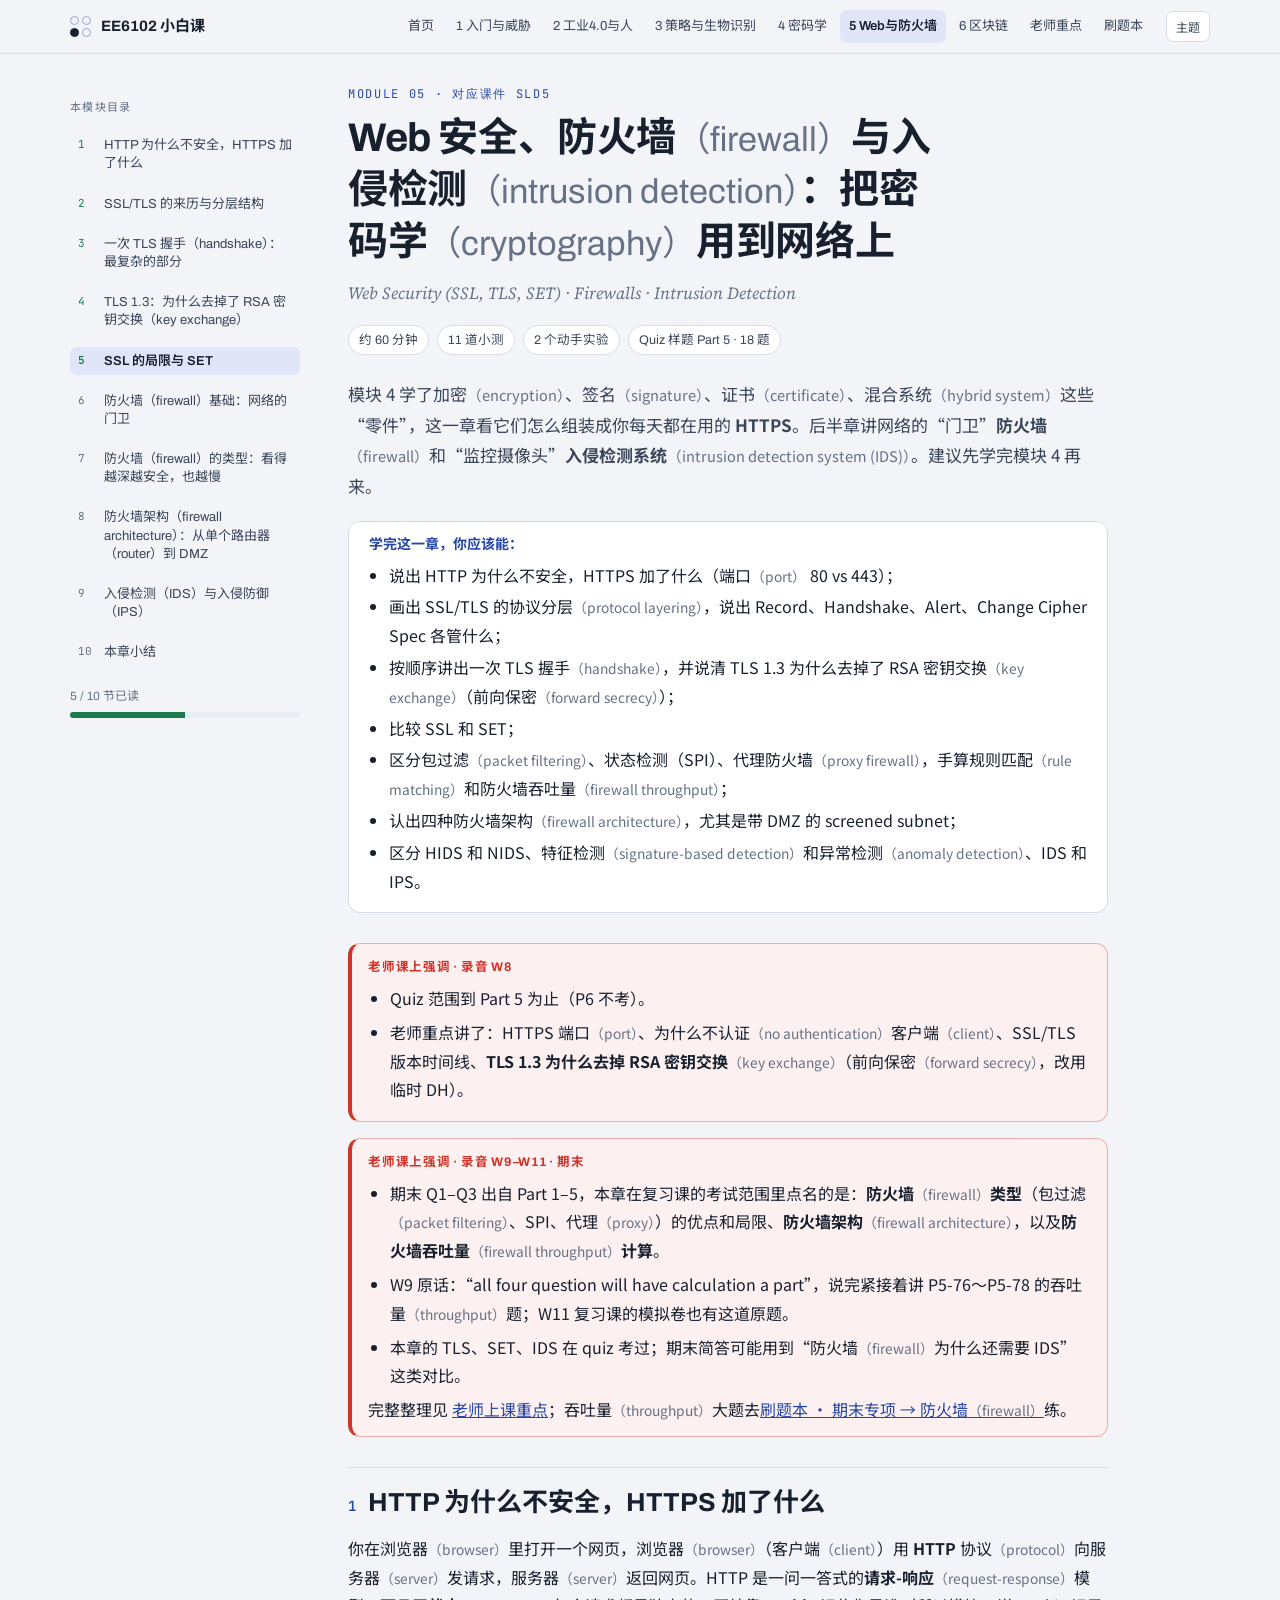
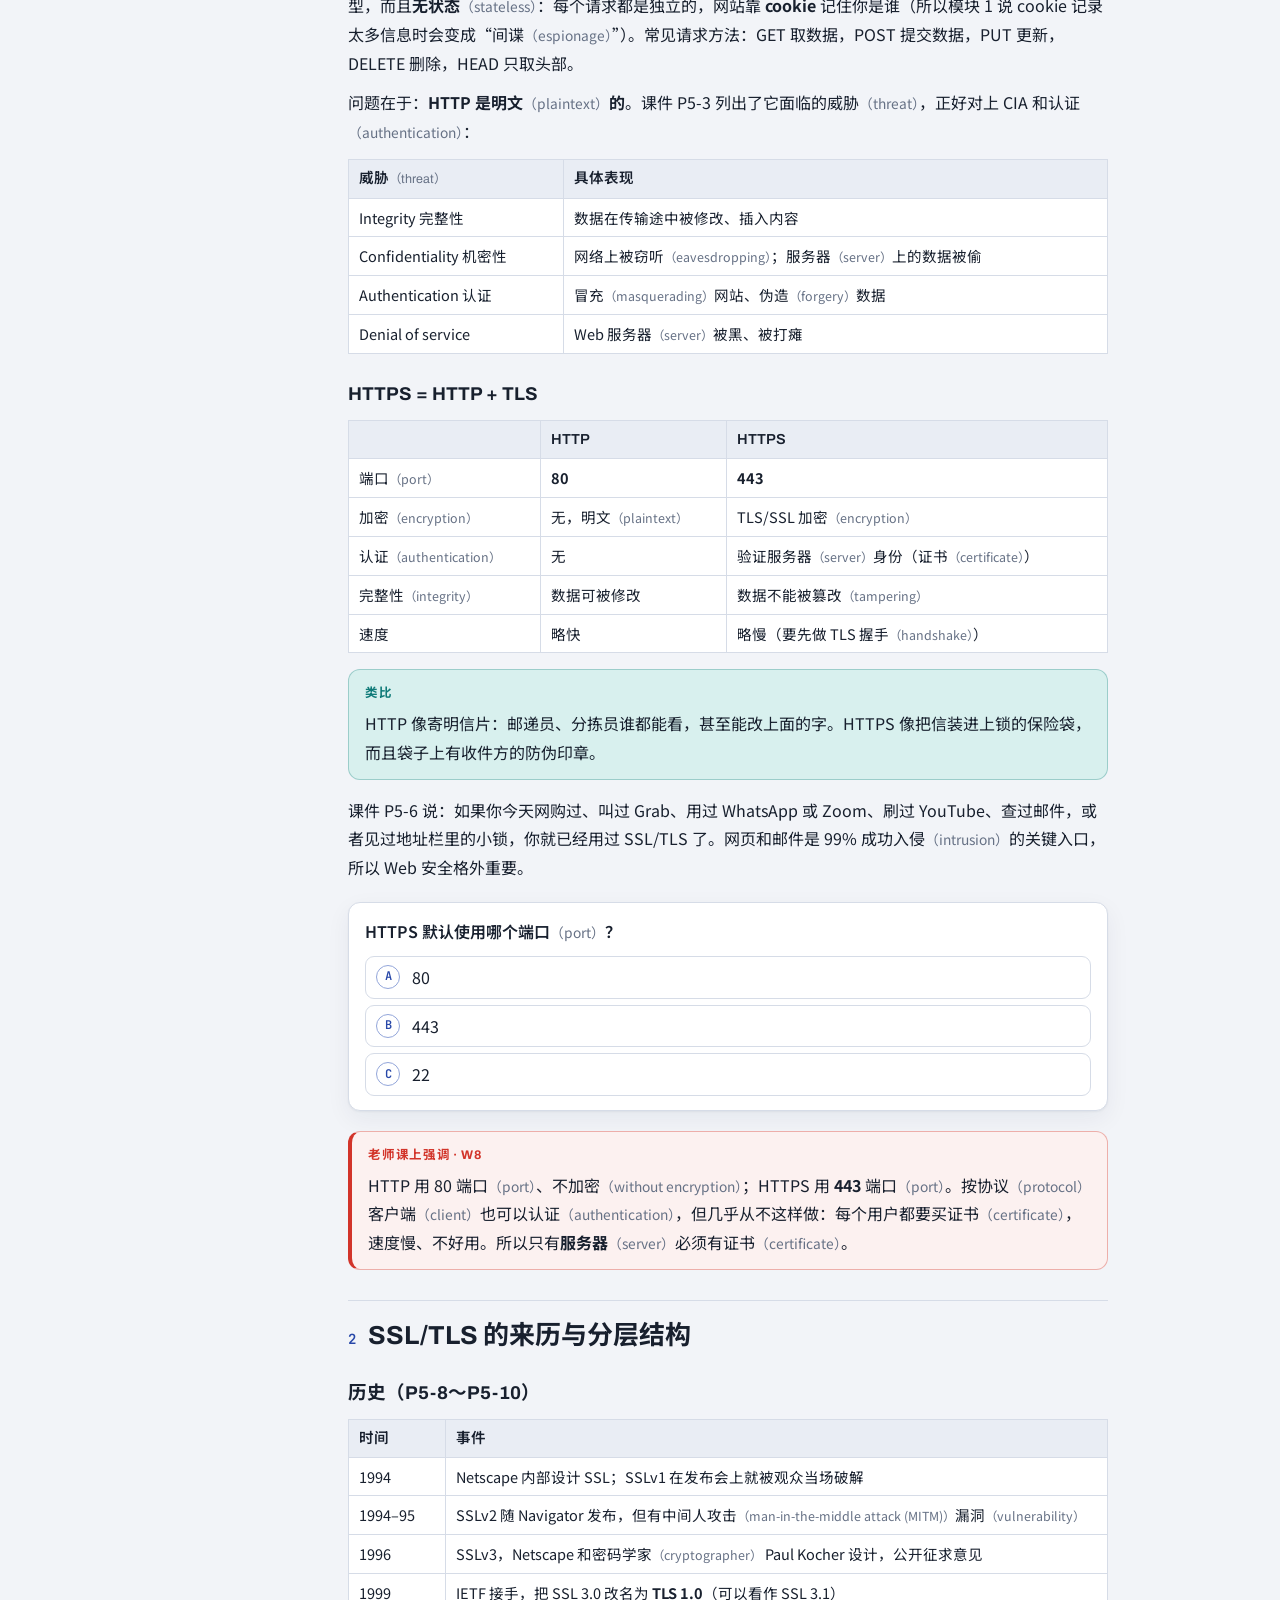
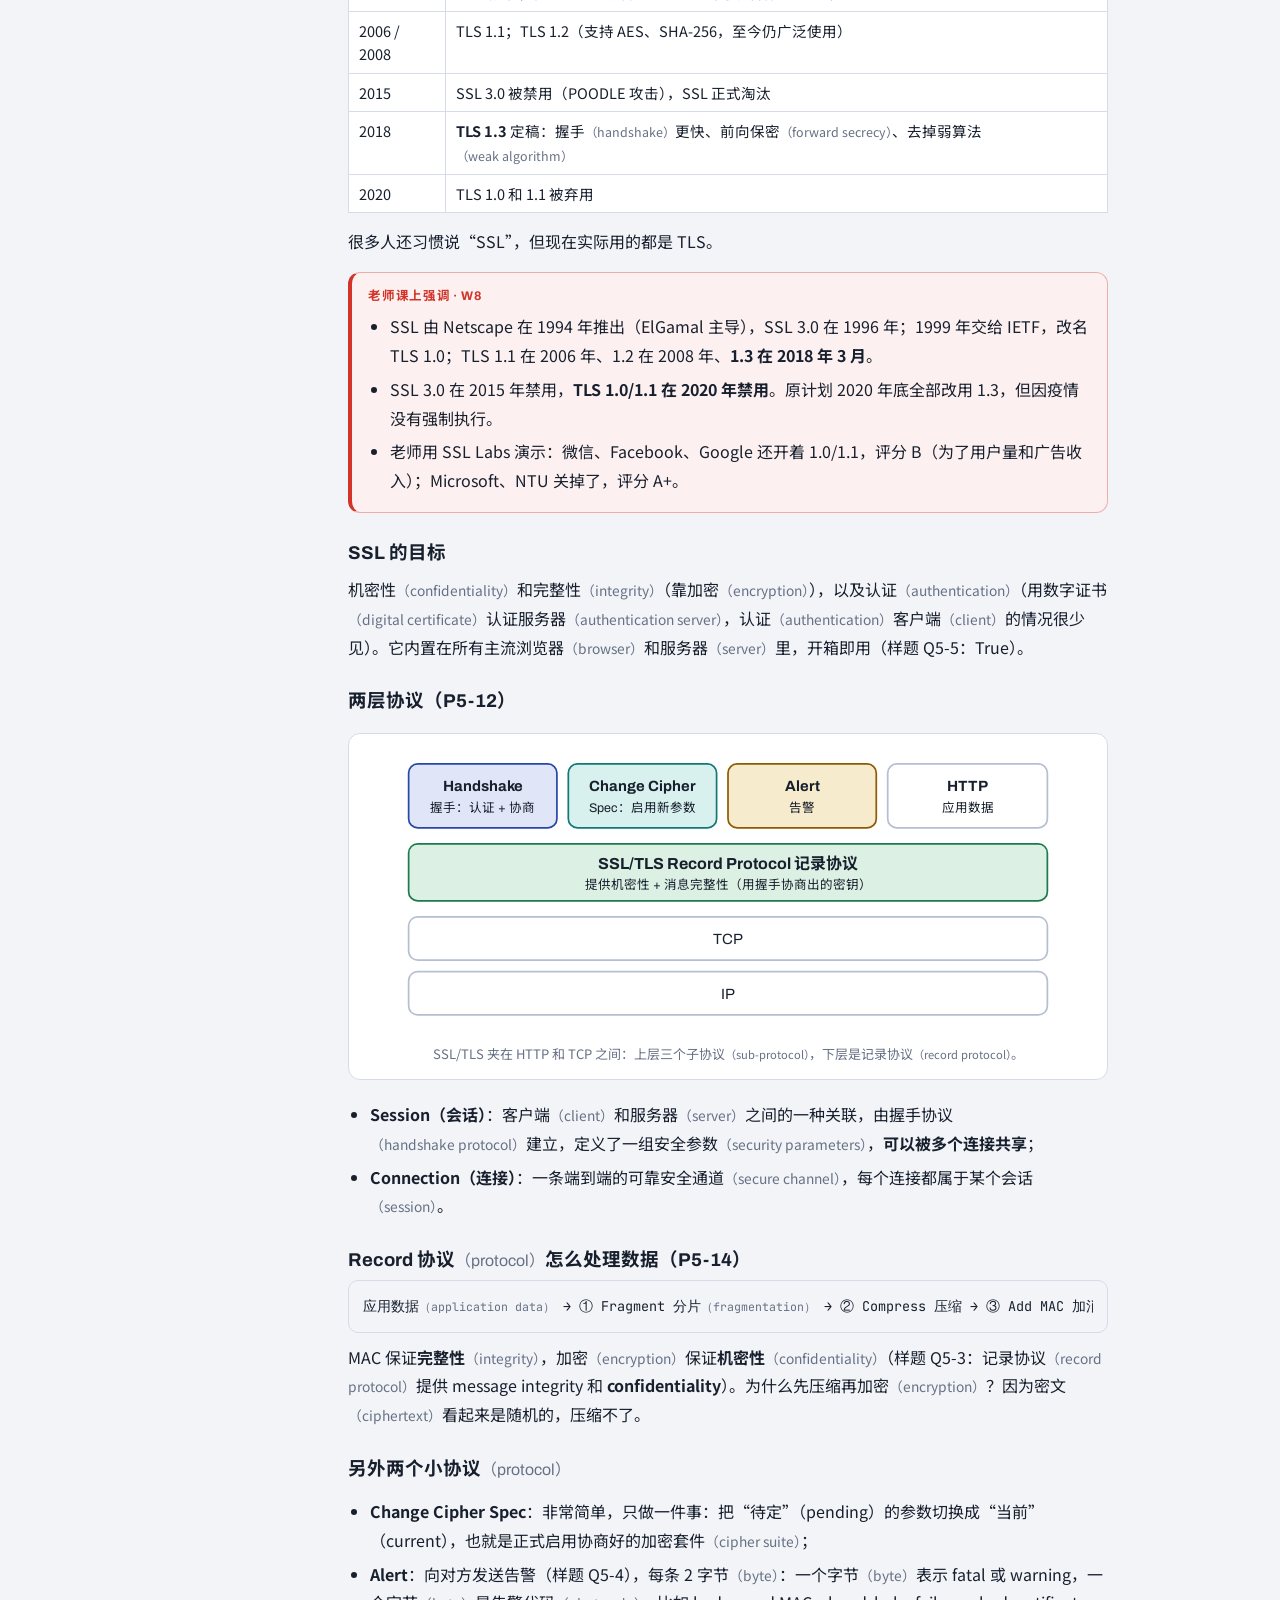
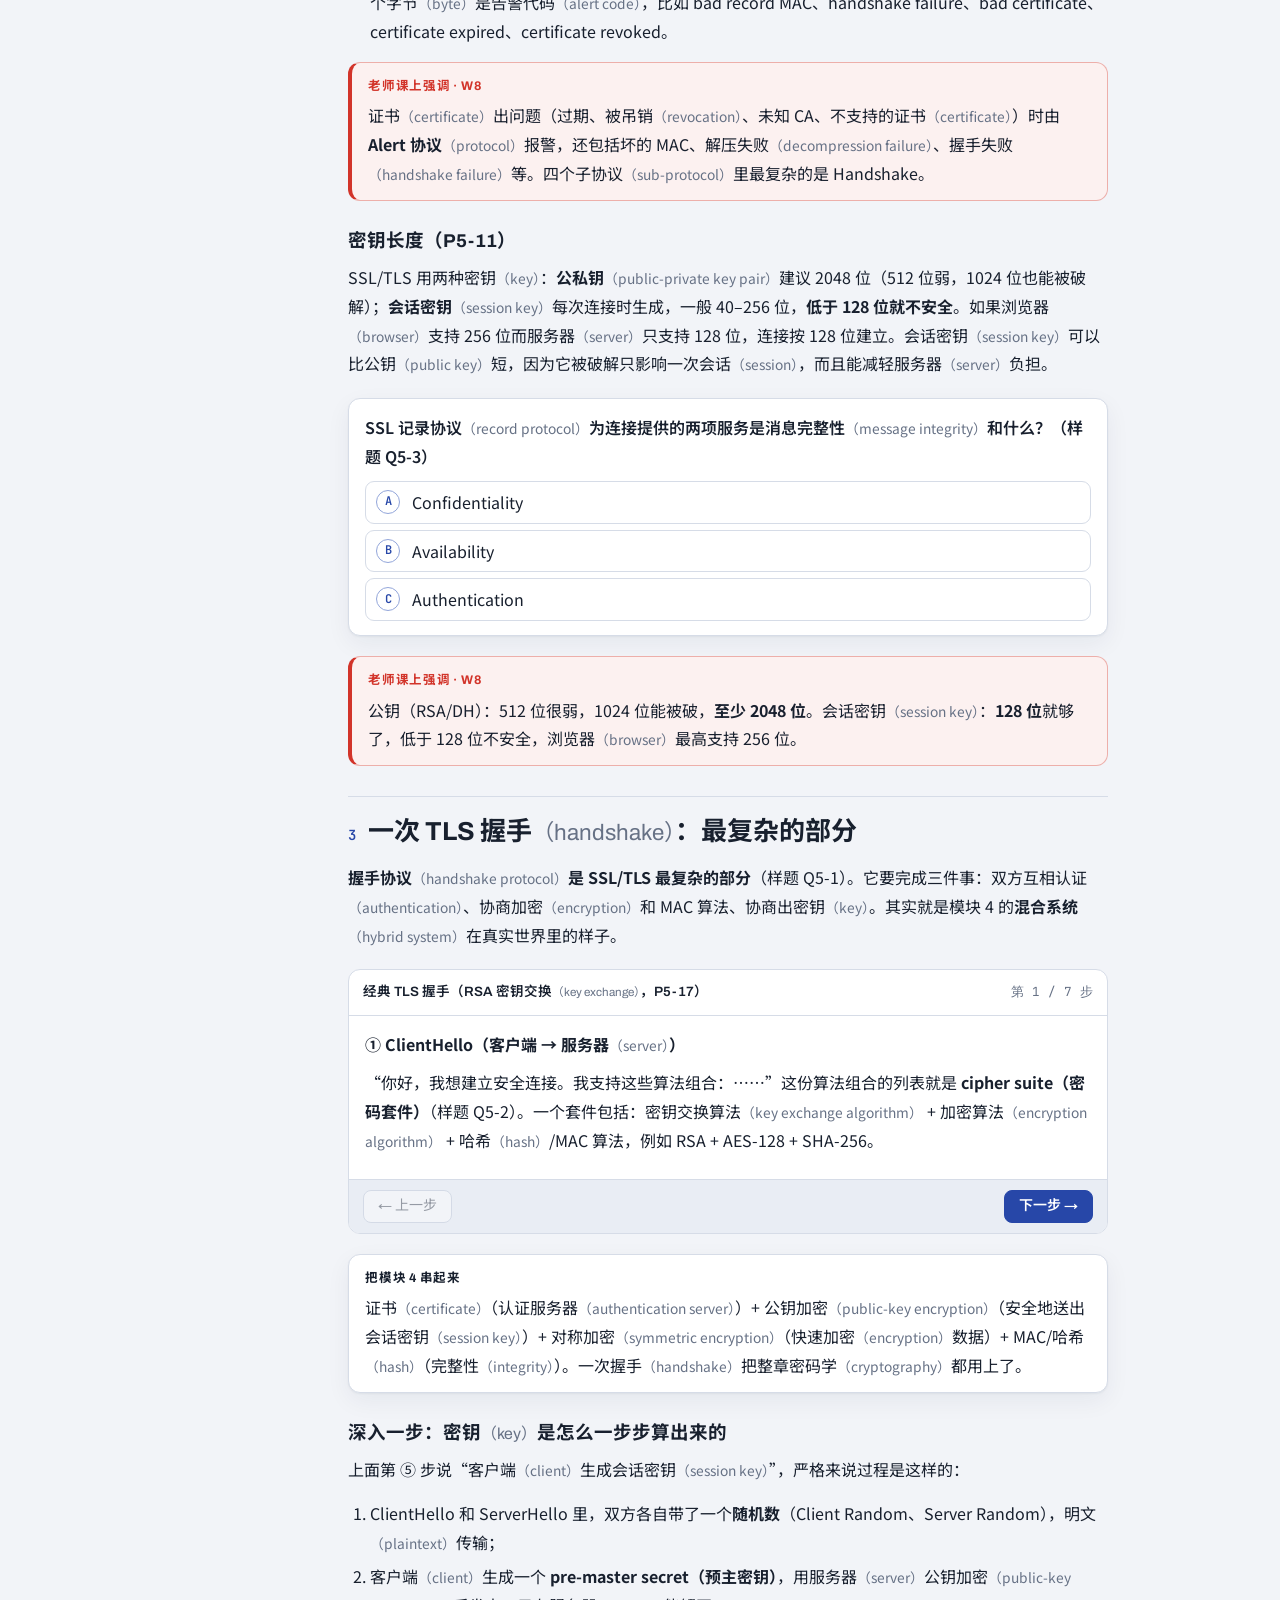
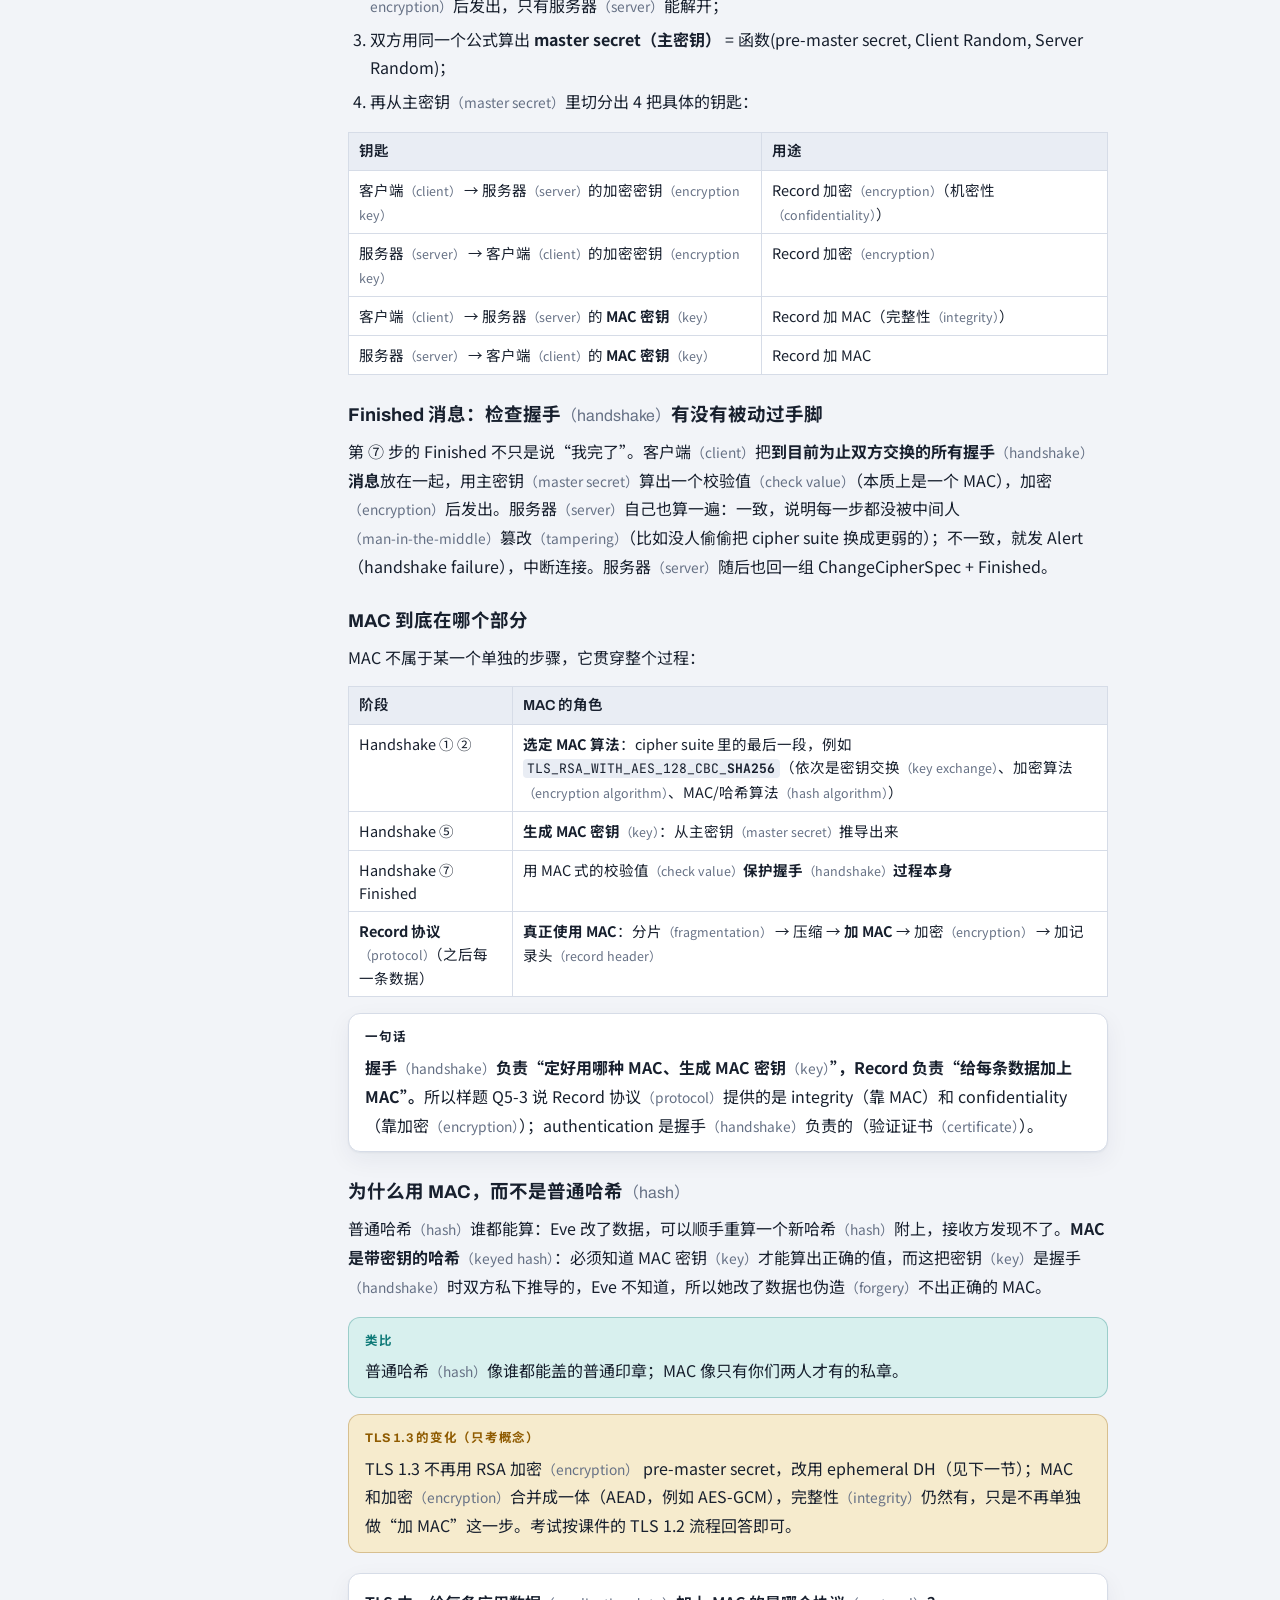
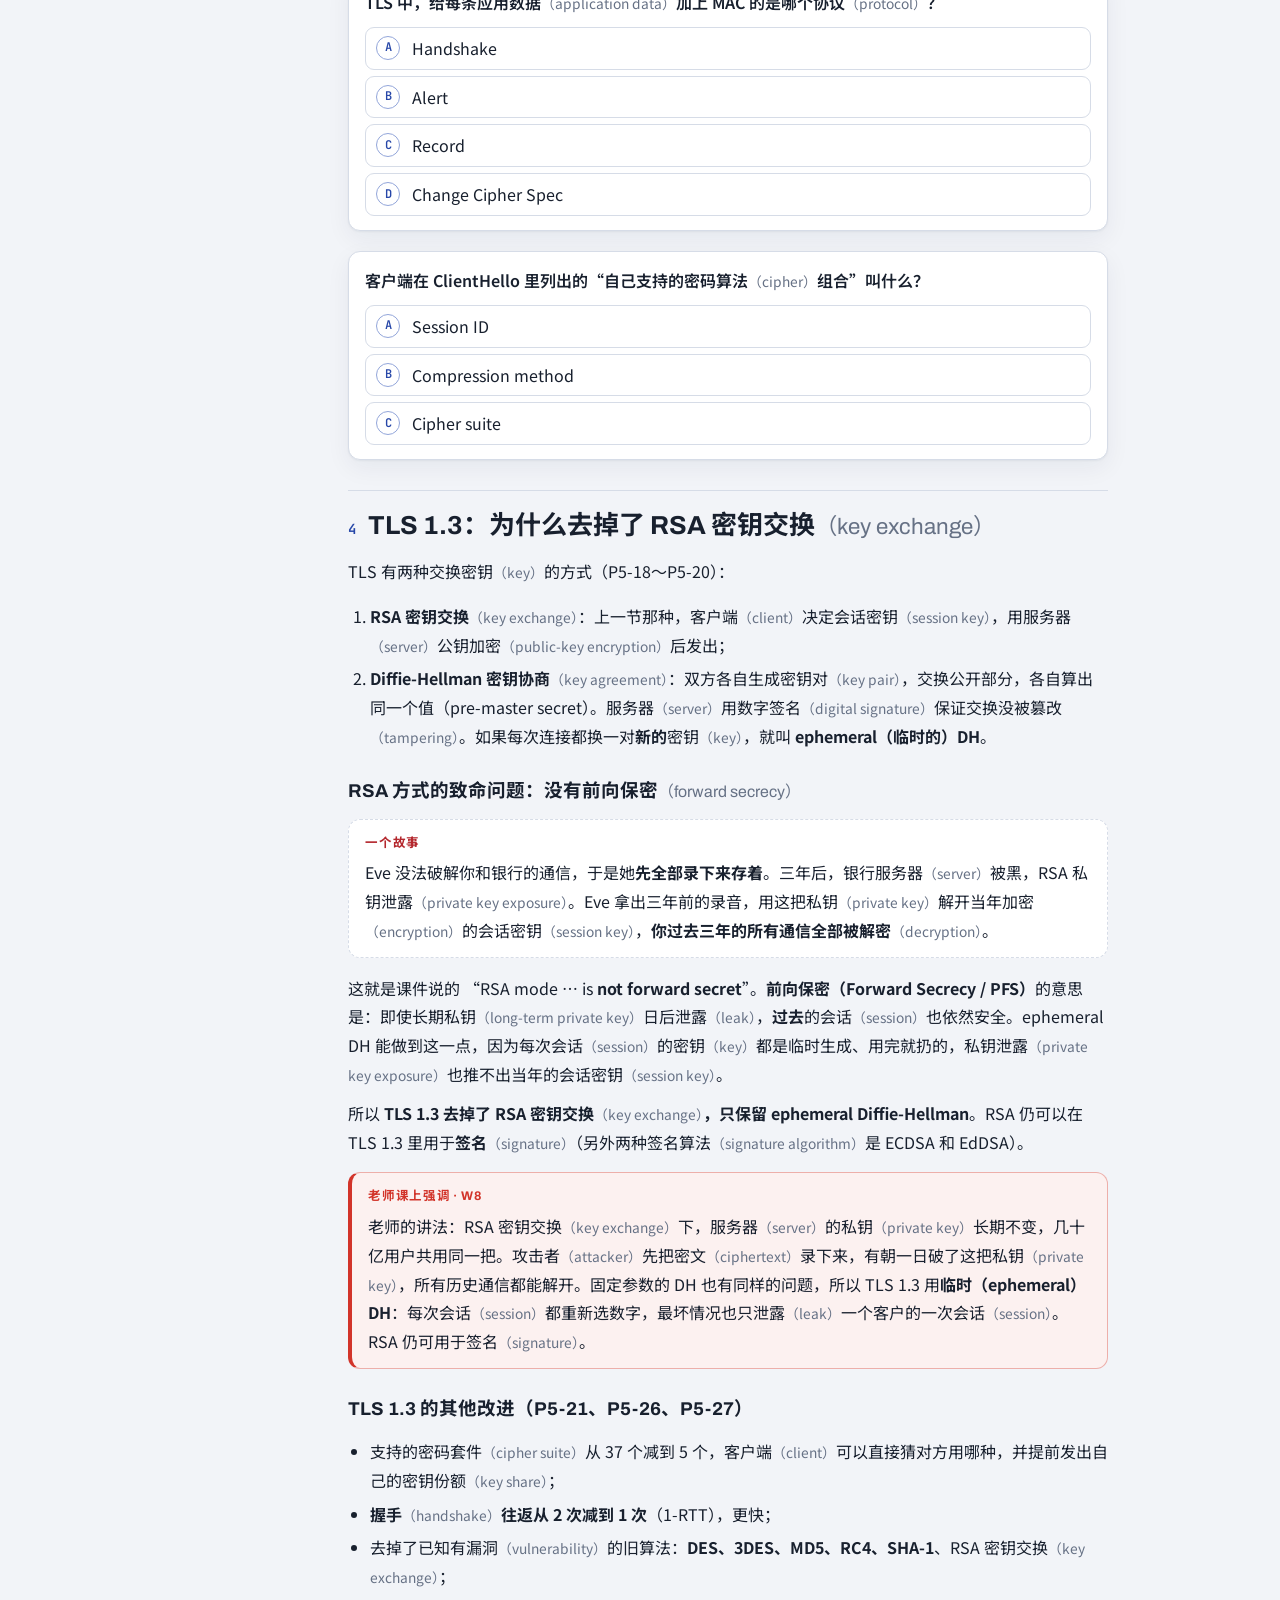
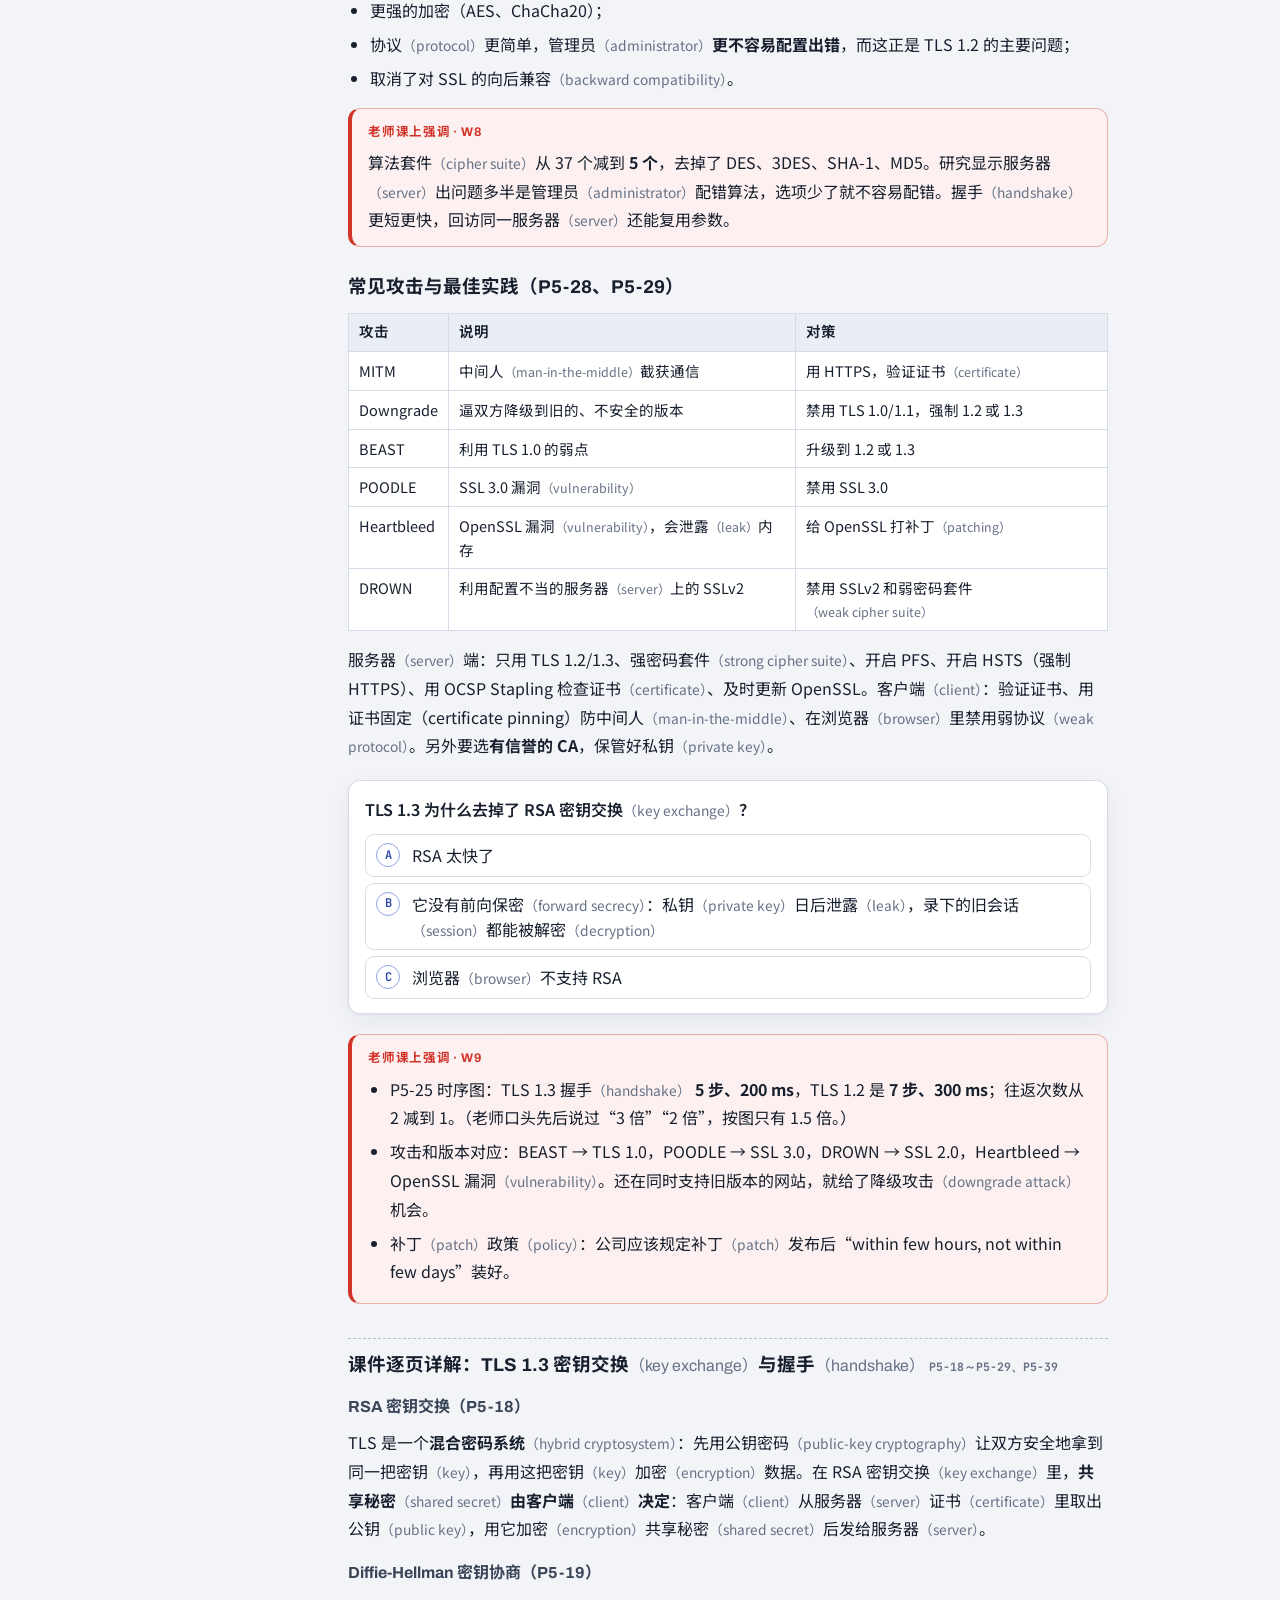
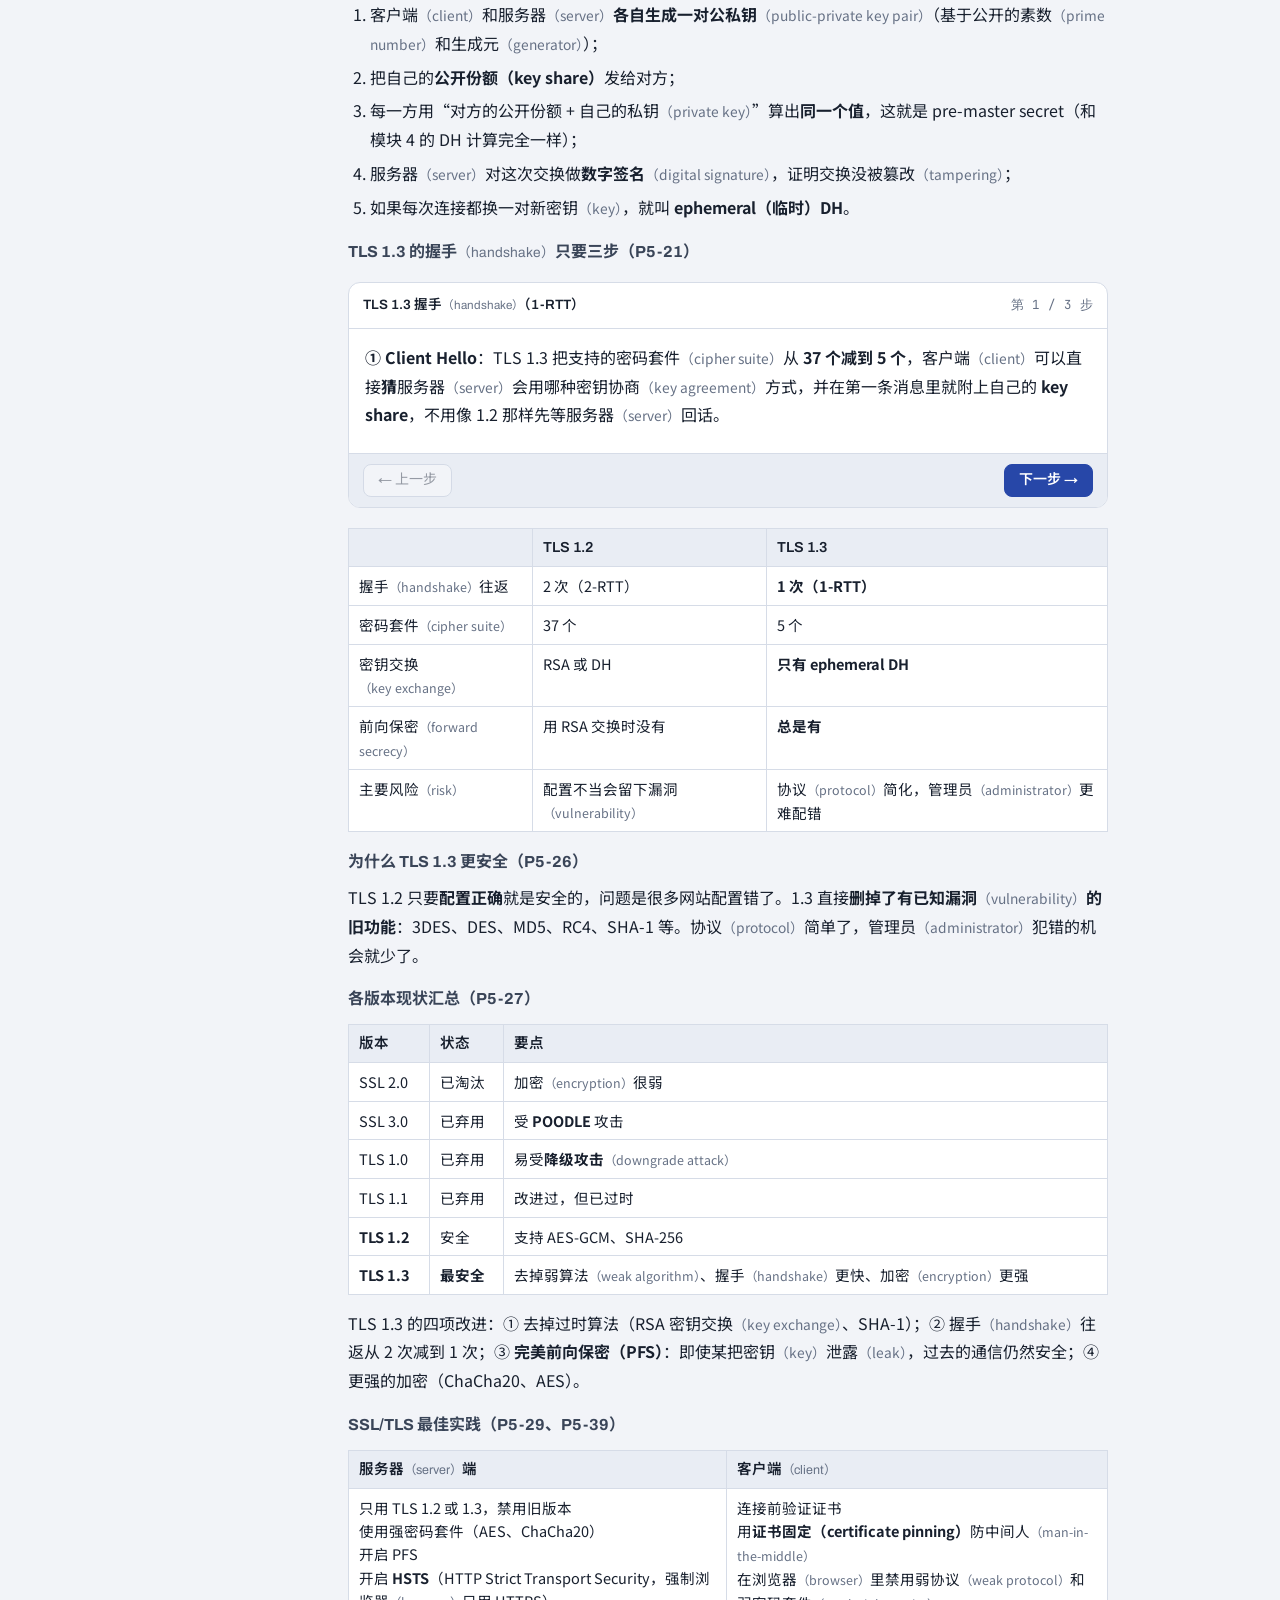
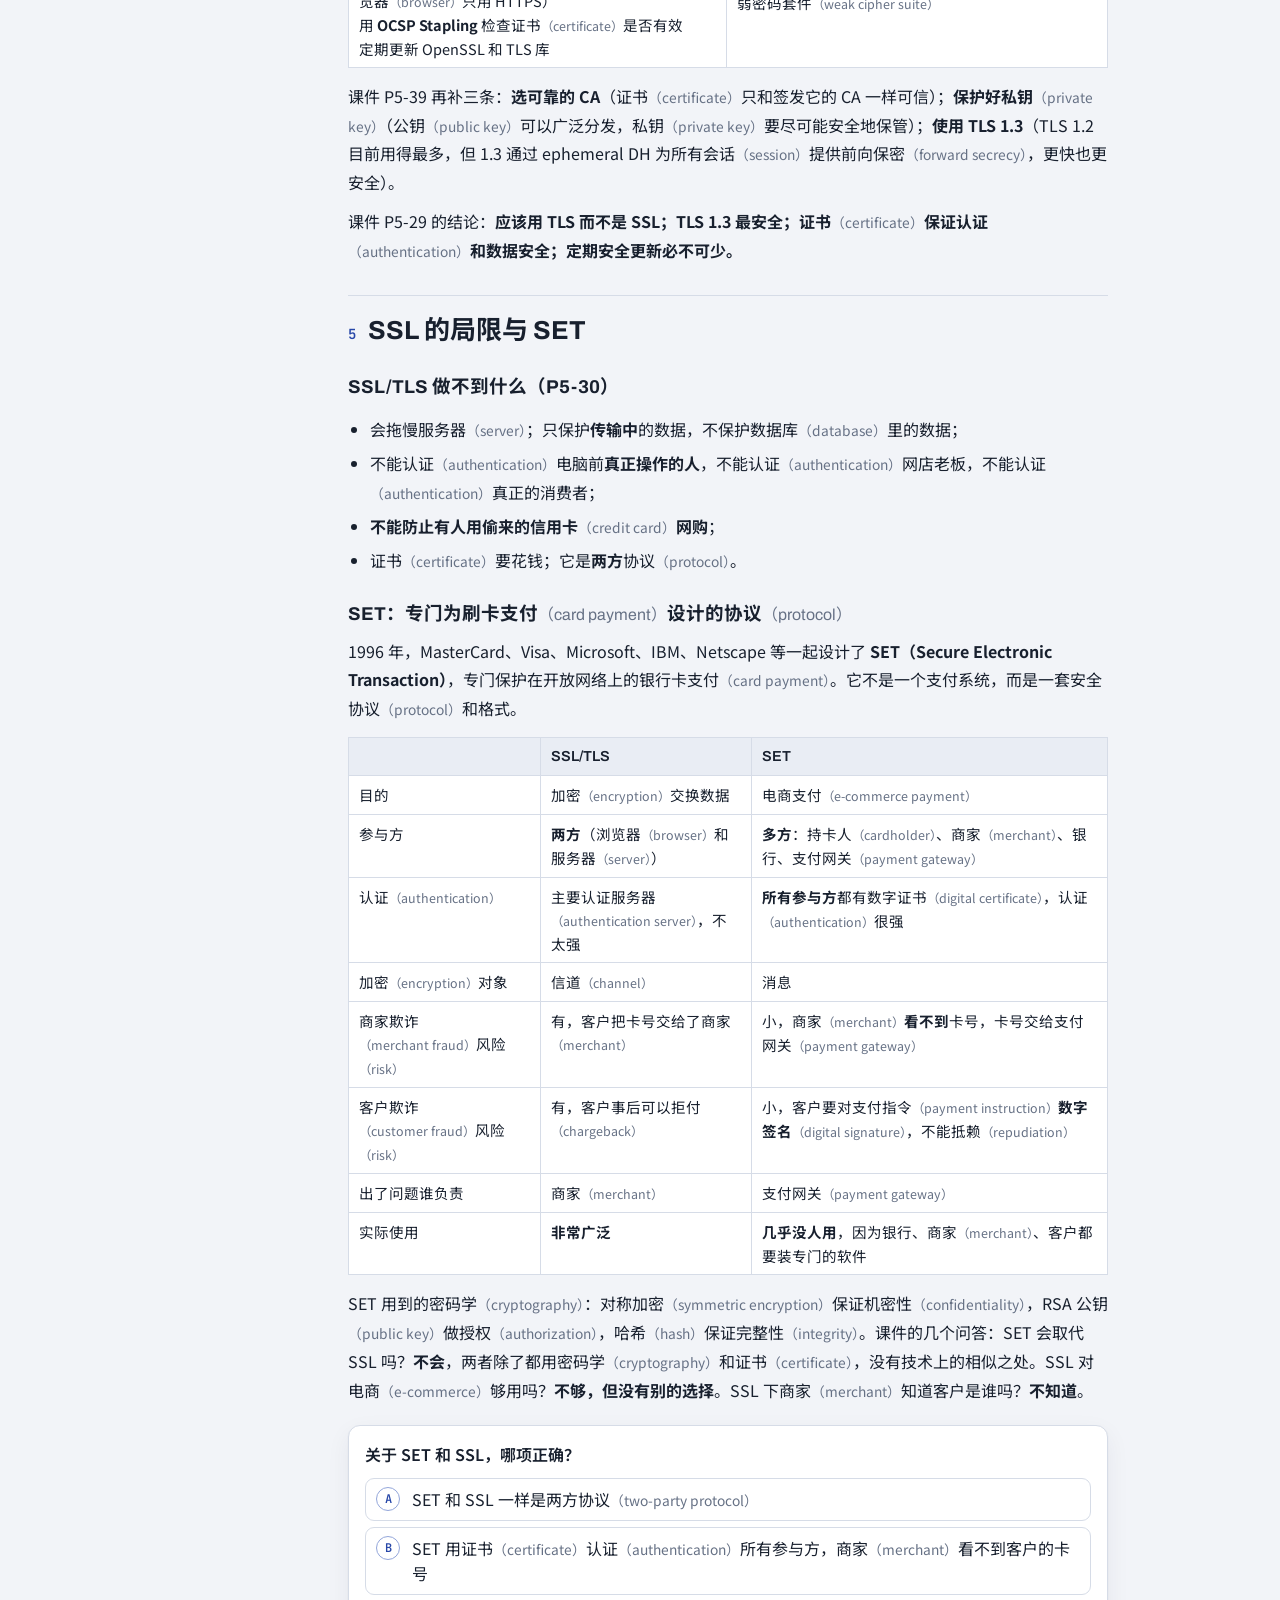
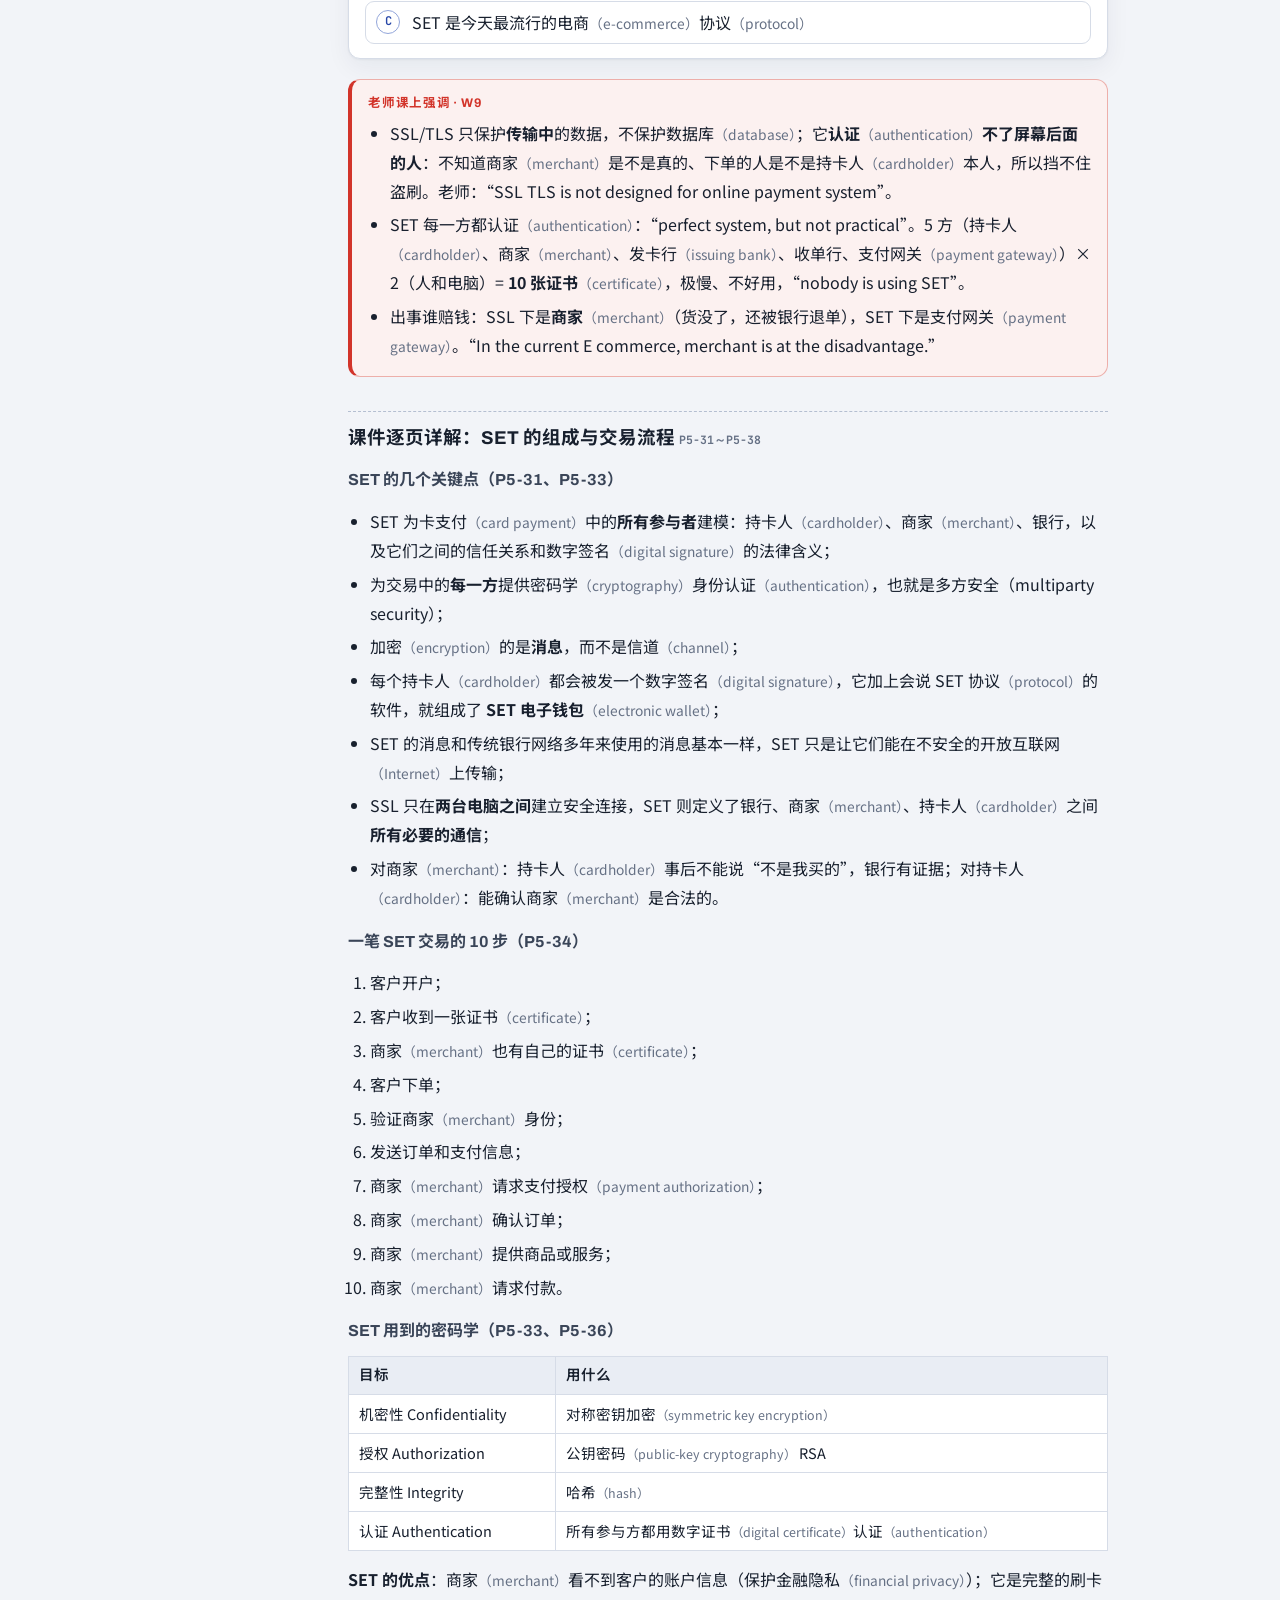
<file: m5.html>
<!doctype html>
<html lang="zh-CN">
<head>
<meta charset="utf-8">
<meta name="viewport" content="width=device-width, initial-scale=1, viewport-fit=cover">
<title>模块 5 · Web 安全、防火墙与入侵检测 | EE6102 小白课</title>
<meta name="description" content="EE6102 模块 5：HTTP 与 HTTPS、SSL/TLS 握手与记录协议、TLS 1.3 前向保密、SET、防火墙类型与架构、规则匹配、IDS/IPS 与蜜罐。">
<link rel="preconnect" href="https://fonts.googleapis.com"><link rel="preconnect" href="https://fonts.gstatic.com" crossorigin>
<link rel="stylesheet" href="https://fonts.googleapis.com/css2?family=Archivo:wdth,wght@62..125,400..700&family=JetBrains+Mono:wght@400;600&family=Noto+Sans+SC:wght@400;500;700&family=Source+Serif+4:ital,opsz,wght@0,8..60,400;0,8..60,600;1,8..60,400&display=swap">
<link rel="stylesheet" href="assets/style.css">
<style>
.rules td.hit{background:var(--good-soft)}.rules td.miss{color:var(--muted)}
.rules tr.win td{background:var(--accent-soft);font-weight:600}
</style>
</head>
<body data-page="m5">
<header class="top"><div class="top-in">
  <a class="logo" href="index.html"><span class="marks" aria-hidden="true"><i></i><i></i><i class="on"></i><i></i></span><b>EE6102 小白课</b></a>
  <span class="sp"></span>
  <nav aria-label="模块导航"><a href="index.html">首页</a><a href="m1.html">1 入门与威胁</a><a href="m2.html">2 工业4.0与人</a><a href="m3.html">3 策略与生物识别</a><a href="m4.html">4 密码学</a><a class="on" href="m5.html">5 Web与防火墙</a><a href="m6.html">6 区块链</a><a href="teacher.html">老师重点</a><a href="practice.html">刷题本</a></nav>
  <button class="themeb" type="button">主题</button>
</div></header>
<div class="wrap">
<aside class="toc" aria-label="本页目录"><p class="tt">本模块目录</p><ol></ol><div class="prog"><span class="pct"></span><div class="bar"><i></i></div></div></aside>
<main class="lesson">
<p class="eyebrow">Module 05 · 对应课件 sld5</p>
<h1 class="title">Web 安全、防火墙<span class="zhen">（firewall）</span>与入侵检测<span class="zhen">（intrusion detection）</span>：把密码学<span class="zhen">（cryptography）</span>用到网络上</h1>
<p class="sub-en">Web Security (SSL, TLS, SET) · Firewalls · Intrusion Detection</p>
<div class="meta"><span>约 60 分钟</span><span>11 道小测</span><span>2 个动手实验</span><span>Quiz 样题 Part 5 · 18 题</span></div>
<p class="lede">模块 4 学了加密<span class="zhen">（encryption）</span>、签名<span class="zhen">（signature）</span>、证书<span class="zhen">（certificate）</span>、混合系统<span class="zhen">（hybrid system）</span>这些“零件”，这一章看它们怎么组装成你每天都在用的 <b>HTTPS</b>。后半章讲网络的“门卫”<b>防火墙<span class="zhen">（firewall）</span></b>和“监控摄像头”<b>入侵检测系统<span class="zhen">（intrusion detection system (IDS)）</span></b>。建议先学完模块 4 再来。</p>
<div class="goals"><h3>学完这一章，你应该能：</h3><ul>
<li>说出 HTTP 为什么不安全，HTTPS 加了什么（端口<span class="zhen">（port）</span> 80 vs 443）；</li>
<li>画出 SSL/TLS 的协议分层<span class="zhen">（protocol layering）</span>，说出 Record、Handshake、Alert、Change Cipher Spec 各管什么；</li>
<li>按顺序讲出一次 TLS 握手<span class="zhen">（handshake）</span>，并说清 TLS 1.3 为什么去掉了 RSA 密钥交换<span class="zhen">（key exchange）</span>（前向保密<span class="zhen">（forward secrecy）</span>）；</li>
<li>比较 SSL 和 SET；</li>
<li>区分包过滤<span class="zhen">（packet filtering）</span>、状态检测（SPI）、代理防火墙<span class="zhen">（proxy firewall）</span>，手算规则匹配<span class="zhen">（rule matching）</span>和防火墙吞吐量<span class="zhen">（firewall throughput）</span>；</li>
<li>认出四种防火墙架构<span class="zhen">（firewall architecture）</span>，尤其是带 DMZ 的 screened subnet；</li>
<li>区分 HIDS 和 NIDS、特征检测<span class="zhen">（signature-based detection）</span>和异常检测<span class="zhen">（anomaly detection）</span>、IDS 和 IPS。</li></ul></div>

<div class="teacher box" data-t="m5top"><span class="bt">老师课上强调 · 录音 W8</span><ul><li>Quiz 范围到 Part 5 为止（P6 不考）。</li><li>老师重点讲了：HTTPS 端口<span class="zhen">（port）</span>、为什么不认证<span class="zhen">（no authentication）</span>客户端<span class="zhen">（client）</span>、SSL/TLS 版本时间线、<b>TLS 1.3 为什么去掉 RSA 密钥交换<span class="zhen">（key exchange）</span></b>（前向保密<span class="zhen">（forward secrecy）</span>，改用临时 DH）。</li></ul></div>
<div class="teacher box" data-t="m5w9top"><span class="bt">老师课上强调 · 录音 W9–W11 · 期末</span><ul><li>期末 Q1–Q3 出自 Part 1–5，本章在复习课的考试范围里点名的是：<b>防火墙<span class="zhen">（firewall）</span>类型</b>（包过滤<span class="zhen">（packet filtering）</span>、SPI、代理<span class="zhen">（proxy）</span>）的优点和局限、<b>防火墙架构<span class="zhen">（firewall architecture）</span></b>，以及<b>防火墙吞吐量<span class="zhen">（firewall throughput）</span>计算</b>。</li><li>W9 原话：“all four question will have calculation a part”，说完紧接着讲 P5-76～P5-78 的吞吐量<span class="zhen">（throughput）</span>题；W11 复习课的模拟卷也有这道原题。</li><li>本章的 TLS、SET、IDS 在 quiz 考过；期末简答可能用到“防火墙<span class="zhen">（firewall）</span>为什么还需要 IDS”这类对比。</li></ul><p>完整整理见 <a href="teacher.html">老师上课重点</a>；吞吐量<span class="zhen">（throughput）</span>大题去<a href="practice.html#exam">刷题本 · 期末专项 → 防火墙<span class="zhen">（firewall）</span></a>练。</p></div>
<section class="sec" id="http">
<h2><span class="n">1</span>HTTP 为什么不安全，HTTPS 加了什么</h2>
<p>你在浏览器<span class="zhen">（browser）</span>里打开一个网页，浏览器<span class="zhen">（browser）</span>（客户端<span class="zhen">（client）</span>）用 <b>HTTP</b> 协议<span class="zhen">（protocol）</span>向服务器<span class="zhen">（server）</span>发请求，服务器<span class="zhen">（server）</span>返回网页。HTTP 是一问一答式的<b>请求-响应<span class="zhen">（request-response）</span></b>模型，而且<b>无状态<span class="zhen">（stateless）</span></b>：每个请求都是独立的，网站靠 <b>cookie</b> 记住你是谁（所以模块 1 说 cookie 记录太多信息时会变成“间谍<span class="zhen">（espionage）</span>”）。常见请求方法：GET 取数据，POST 提交数据，PUT 更新，DELETE 删除，HEAD 只取头部。</p>
<p>问题在于：<b>HTTP 是明文<span class="zhen">（plaintext）</span>的</b>。课件 P5-3 列出了它面临的威胁<span class="zhen">（threat）</span>，正好对上 CIA 和认证<span class="zhen">（authentication）</span>：</p>
<div class="tbl"><table>
<tr><th>威胁<span class="zhen">（threat）</span></th><th>具体表现</th></tr>
<tr><td>Integrity 完整性</td><td>数据在传输途中被修改、插入内容</td></tr>
<tr><td>Confidentiality 机密性</td><td>网络上被窃听<span class="zhen">（eavesdropping）</span>；服务器<span class="zhen">（server）</span>上的数据被偷</td></tr>
<tr><td>Authentication 认证</td><td>冒充<span class="zhen">（masquerading）</span>网站、伪造<span class="zhen">（forgery）</span>数据</td></tr>
<tr><td>Denial of service</td><td>Web 服务器<span class="zhen">（server）</span>被黑、被打瘫</td></tr>
</table></div>
<h3>HTTPS = HTTP + TLS</h3>
<div class="tbl"><table>
<tr><th></th><th>HTTP</th><th>HTTPS</th></tr>
<tr><td>端口<span class="zhen">（port）</span></td><td><b>80</b></td><td><b>443</b></td></tr>
<tr><td>加密<span class="zhen">（encryption）</span></td><td>无，明文<span class="zhen">（plaintext）</span></td><td>TLS/SSL 加密<span class="zhen">（encryption）</span></td></tr>
<tr><td>认证<span class="zhen">（authentication）</span></td><td>无</td><td>验证服务器<span class="zhen">（server）</span>身份（证书<span class="zhen">（certificate）</span>）</td></tr>
<tr><td>完整性<span class="zhen">（integrity）</span></td><td>数据可被修改</td><td>数据不能被篡改<span class="zhen">（tampering）</span></td></tr>
<tr><td>速度</td><td>略快</td><td>略慢（要先做 TLS 握手<span class="zhen">（handshake）</span>）</td></tr>
</table></div>
<div class="analogy box"><span class="bt">类比</span><p>HTTP 像寄明信片：邮递员、分拣员谁都能看，甚至能改上面的字。HTTPS 像把信装进上锁的保险袋，而且袋子上有收件方的防伪印章。</p></div>
<p>课件 P5-6 说：如果你今天网购过、叫过 Grab、用过 WhatsApp 或 Zoom、刷过 YouTube、查过邮件，或者见过地址栏里的小锁，你就已经用过 SSL/TLS 了。网页和邮件是 99% 成功入侵<span class="zhen">（intrusion）</span>的关键入口，所以 Web 安全格外重要。</p>
<div class="check" data-a="1"><p class="cq">HTTPS 默认使用哪个端口<span class="zhen">（port）</span>？</p>
<div class="opts"><button class="opt">80</button><button class="opt">443</button><button class="opt">22</button></div>
<div class="cx"><p>HTTP 用 80，HTTPS 用 443（22 是 SSH）。</p></div></div>
<div class="teacher box" data-t="m5https"><span class="bt">老师课上强调 · W8</span><p>HTTP 用 80 端口<span class="zhen">（port）</span>、不加密<span class="zhen">（without encryption）</span>；HTTPS 用 <b>443</b> 端口<span class="zhen">（port）</span>。按协议<span class="zhen">（protocol）</span>客户端<span class="zhen">（client）</span>也可以认证<span class="zhen">（authentication）</span>，但几乎从不这样做：每个用户都要买证书<span class="zhen">（certificate）</span>，速度慢、不好用。所以只有<b>服务器<span class="zhen">（server）</span></b>必须有证书<span class="zhen">（certificate）</span>。</p></div>

</section>

<section class="sec" id="tls">
<h2><span class="n">2</span>SSL/TLS 的来历与分层结构</h2>
<h3>历史（P5-8～P5-10）</h3>
<div class="tbl"><table>
<tr><th>时间</th><th>事件</th></tr>
<tr><td>1994</td><td>Netscape 内部设计 SSL；SSLv1 在发布会上就被观众当场破解</td></tr>
<tr><td>1994–95</td><td>SSLv2 随 Navigator 发布，但有中间人攻击<span class="zhen">（man-in-the-middle attack (MITM)）</span>漏洞<span class="zhen">（vulnerability）</span></td></tr>
<tr><td>1996</td><td>SSLv3，Netscape 和密码学家<span class="zhen">（cryptographer）</span> Paul Kocher 设计，公开征求意见</td></tr>
<tr><td>1999</td><td>IETF 接手，把 SSL 3.0 改名为 <b>TLS 1.0</b>（可以看作 SSL 3.1）</td></tr>
<tr><td>2006 / 2008</td><td>TLS 1.1；TLS 1.2（支持 AES、SHA-256，至今仍广泛使用）</td></tr>
<tr><td>2015</td><td>SSL 3.0 被禁用（POODLE 攻击），SSL 正式淘汰</td></tr>
<tr><td>2018</td><td><b>TLS 1.3</b> 定稿：握手<span class="zhen">（handshake）</span>更快、前向保密<span class="zhen">（forward secrecy）</span>、去掉弱算法<span class="zhen">（weak algorithm）</span></td></tr>
<tr><td>2020</td><td>TLS 1.0 和 1.1 被弃用</td></tr>
</table></div>
<p>很多人还习惯说“SSL”，但现在实际用的都是 TLS。</p>
<div class="teacher box" data-t="m5hist"><span class="bt">老师课上强调 · W8</span><ul><li>SSL 由 Netscape 在 1994 年推出（ElGamal 主导），SSL 3.0 在 1996 年；1999 年交给 IETF，改名 TLS 1.0；TLS 1.1 在 2006 年、1.2 在 2008 年、<b>1.3 在 2018 年 3 月</b>。</li><li>SSL 3.0 在 2015 年禁用，<b>TLS 1.0/1.1 在 2020 年禁用</b>。原计划 2020 年底全部改用 1.3，但因疫情没有强制执行。</li><li>老师用 SSL Labs 演示：微信、Facebook、Google 还开着 1.0/1.1，评分 B（为了用户量和广告收入）；Microsoft、NTU 关掉了，评分 A+。</li></ul></div>

<h3>SSL 的目标</h3>
<p>机密性<span class="zhen">（confidentiality）</span>和完整性<span class="zhen">（integrity）</span>（靠加密<span class="zhen">（encryption）</span>），以及认证<span class="zhen">（authentication）</span>（用数字证书<span class="zhen">（digital certificate）</span>认证服务器<span class="zhen">（authentication server）</span>，认证<span class="zhen">（authentication）</span>客户端<span class="zhen">（client）</span>的情况很少见）。它内置在所有主流浏览器<span class="zhen">（browser）</span>和服务器<span class="zhen">（server）</span>里，开箱即用（样题 Q5-5：True）。</p>
<h3>两层协议（P5-12）</h3>
<figure>
<svg viewBox="0 0 640 250" role="img" aria-label="SSL/TLS 协议分层">
  <rect x="40" y="14" width="130" height="56" rx="8" class="box-a"/><text x="105" y="38" text-anchor="middle" font-size="13" font-weight="700">Handshake</text><text x="105" y="56" text-anchor="middle" font-size="11">握手：认证 + 协商</text>
  <rect x="180" y="14" width="130" height="56" rx="8" class="box-t"/><text x="245" y="38" text-anchor="middle" font-size="13" font-weight="700">Change Cipher</text><text x="245" y="56" text-anchor="middle" font-size="11">Spec：启用新参数</text>
  <rect x="320" y="14" width="130" height="56" rx="8" class="box-w"/><text x="385" y="38" text-anchor="middle" font-size="13" font-weight="700">Alert</text><text x="385" y="56" text-anchor="middle" font-size="11">告警</text>
  <rect x="460" y="14" width="140" height="56" rx="8" class="box-s"/><text x="530" y="38" text-anchor="middle" font-size="13" font-weight="700">HTTP</text><text x="530" y="56" text-anchor="middle" font-size="11">应用数据</text>
  <rect x="40" y="84" width="560" height="50" rx="8" class="box-g"/><text x="320" y="106" text-anchor="middle" font-size="14" font-weight="700">SSL/TLS Record Protocol 记录协议</text><text x="320" y="124" text-anchor="middle" font-size="11">提供机密性 + 消息完整性（用握手协商出的密钥）</text>
  <rect x="40" y="148" width="560" height="38" rx="8" class="box-s"/><text x="320" y="172" text-anchor="middle" font-size="13">TCP</text>
  <rect x="40" y="196" width="560" height="38" rx="8" class="box-s"/><text x="320" y="220" text-anchor="middle" font-size="13">IP</text>
</svg>
<figcaption>SSL/TLS 夹在 HTTP 和 TCP 之间：上层三个子协议<span class="zhen">（sub-protocol）</span>，下层是记录协议<span class="zhen">（record protocol）</span>。</figcaption>
</figure>
<ul>
<li><b>Session（会话）</b>：客户端<span class="zhen">（client）</span>和服务器<span class="zhen">（server）</span>之间的一种关联，由握手协议<span class="zhen">（handshake protocol）</span>建立，定义了一组安全参数<span class="zhen">（security parameters）</span>，<b>可以被多个连接共享</b>；</li>
<li><b>Connection（连接）</b>：一条端到端的可靠安全通道<span class="zhen">（secure channel）</span>，每个连接都属于某个会话<span class="zhen">（session）</span>。</li>
</ul>
<h3>Record 协议<span class="zhen">（protocol）</span>怎么处理数据（P5-14）</h3>
<div class="out"><span class="eq">应用数据<span class="zhen">（application data）</span> → ① Fragment 分片<span class="zhen">（fragmentation）</span> → ② Compress 压缩 → ③ Add MAC 加消息认证码 → ④ Encrypt 加密<span class="zhen">（encryption）</span> → ⑤ 加 SSL 记录头<span class="zhen">（record header）</span></span></div>
<p>MAC 保证<b>完整性<span class="zhen">（integrity）</span></b>，加密<span class="zhen">（encryption）</span>保证<b>机密性<span class="zhen">（confidentiality）</span></b>（样题 Q5-3：记录协议<span class="zhen">（record protocol）</span>提供 message integrity 和 <b>confidentiality</b>）。为什么先压缩再加密<span class="zhen">（encryption）</span>？因为密文<span class="zhen">（ciphertext）</span>看起来是随机的，压缩不了。</p>
<h3>另外两个小协议<span class="zhen">（protocol）</span></h3>
<ul>
<li><b>Change Cipher Spec</b>：非常简单，只做一件事：把“待定”（pending）的参数切换成“当前”（current），也就是正式启用协商好的加密套件<span class="zhen">（cipher suite）</span>；</li>
<li><b>Alert</b>：向对方发送告警（样题 Q5-4），每条 2 字节<span class="zhen">（byte）</span>：一个字节<span class="zhen">（byte）</span>表示 fatal 或 warning，一个字节<span class="zhen">（byte）</span>是告警代码<span class="zhen">（alert code）</span>，比如 bad record MAC、handshake failure、bad certificate、certificate expired、certificate revoked。</li>
</ul>
<div class="teacher box" data-t="m5alert"><span class="bt">老师课上强调 · W8</span><p>证书<span class="zhen">（certificate）</span>出问题（过期、被吊销<span class="zhen">（revocation）</span>、未知 CA、不支持的证书<span class="zhen">（certificate）</span>）时由 <b>Alert 协议<span class="zhen">（protocol）</span></b>报警，还包括坏的 MAC、解压失败<span class="zhen">（decompression failure）</span>、握手失败<span class="zhen">（handshake failure）</span>等。四个子协议<span class="zhen">（sub-protocol）</span>里最复杂的是 Handshake。</p></div>

<h3>密钥长度（P5-11）</h3>
<p>SSL/TLS 用两种密钥<span class="zhen">（key）</span>：<b>公私钥<span class="zhen">（public-private key pair）</span></b>建议 2048 位（512 位弱，1024 位也能被破解）；<b>会话密钥<span class="zhen">（session key）</span></b>每次连接时生成，一般 40–256 位，<b>低于 128 位就不安全</b>。如果浏览器<span class="zhen">（browser）</span>支持 256 位而服务器<span class="zhen">（server）</span>只支持 128 位，连接按 128 位建立。会话密钥<span class="zhen">（session key）</span>可以比公钥<span class="zhen">（public key）</span>短，因为它被破解只影响一次会话<span class="zhen">（session）</span>，而且能减轻服务器<span class="zhen">（server）</span>负担。</p>
<div class="check" data-a="0"><p class="cq">SSL 记录协议<span class="zhen">（record protocol）</span>为连接提供的两项服务是消息完整性<span class="zhen">（message integrity）</span>和什么？（样题 Q5-3）</p>
<div class="opts"><button class="opt">Confidentiality</button><button class="opt">Availability</button><button class="opt">Authentication</button></div>
<div class="cx"><p>记录协议<span class="zhen">（record protocol）</span>负责“加 MAC（完整性<span class="zhen">（integrity）</span>）+ 加密<span class="zhen">（encryption）</span>（机密性<span class="zhen">（confidentiality）</span>）”。认证<span class="zhen">（authentication）</span>是握手协议<span class="zhen">（handshake protocol）</span>做的事。</p></div></div>
<div class="teacher box" data-t="m5key"><span class="bt">老师课上强调 · W8</span><p>公钥（RSA/DH）：512 位很弱，1024 位能被破，<b>至少 2048 位</b>。会话密钥<span class="zhen">（session key）</span>：<b>128 位</b>就够了，低于 128 位不安全，浏览器<span class="zhen">（browser）</span>最高支持 256 位。</p></div>

</section>

<section class="sec" id="hs">
<h2><span class="n">3</span><span class="ht">一次 TLS 握手<span class="zhen">（handshake）</span>：最复杂的部分</span></h2>
<p><b>握手协议<span class="zhen">（handshake protocol）</span>是 SSL/TLS 最复杂的部分</b>（样题 Q5-1）。它要完成三件事：双方互相认证<span class="zhen">（authentication）</span>、协商加密<span class="zhen">（encryption）</span>和 MAC 算法、协商出密钥<span class="zhen">（key）</span>。其实就是模块 4 的<b>混合系统<span class="zhen">（hybrid system）</span></b>在真实世界里的样子。</p>
<div class="stepper"><div class="sh"><span>经典 TLS 握手（RSA 密钥交换<span class="zhen">（key exchange）</span>，P5-17）</span><span class="ctr"></span></div>
<div class="st"><p><b>① ClientHello（客户端 → 服务器<span class="zhen">（server）</span>）</b></p><p>“你好，我想建立安全连接。我支持这些算法组合：……”这份算法组合的列表就是 <b>cipher suite（密码套件）</b>（样题 Q5-2）。一个套件包括：密钥交换算法<span class="zhen">（key exchange algorithm）</span> + 加密算法<span class="zhen">（encryption algorithm）</span> + 哈希<span class="zhen">（hash）</span>/MAC 算法，例如 RSA + AES-128 + SHA-256。</p></div>
<div class="st"><p><b>② ServerHello（服务器 → 客户端<span class="zhen">（client）</span>）</b></p><p>“好的，我们就用这个套件。”服务器<span class="zhen">（server）</span>从客户端<span class="zhen">（client）</span>的列表里<b>选一个</b>。</p></div>
<div class="st"><p><b>③ Certificate（服务器<span class="zhen">（server）</span> → 客户端<span class="zhen">（client）</span>）</b></p><p>服务器<span class="zhen">（server）</span>发来自己的<b>数字证书<span class="zhen">（digital certificate）</span></b>，里面有它的公钥<span class="zhen">（public key）</span>。客户端<span class="zhen">（client）</span>按模块 4 的三步验证证书<span class="zhen">（certificate）</span>：CA 签名<span class="zhen">（signature）</span>、有效期<span class="zhen">（validity period）</span>、吊销状态<span class="zhen">（revocation status）</span>。</p></div>
<div class="st"><p><b>④ ServerHelloDone</b></p><p>“我这边说完了。”</p></div>
<div class="st"><p><b>⑤ ClientKeyExchange（客户端 → 服务器<span class="zhen">（server）</span>）</b></p><p>客户端<span class="zhen">（client）</span><b>随机生成一把对称会话密钥<span class="zhen">（symmetric session key）</span></b>，用<b>服务器<span class="zhen">（server）</span>的公钥<span class="zhen">（public key）</span></b>加密<span class="zhen">（encryption）</span>后发过去。服务器<span class="zhen">（server）</span>用自己的私钥<span class="zhen">（private key）</span>解开，现在双方都有了同一把会话密钥<span class="zhen">（session key）</span>，Eve 没有。</p></div>
<div class="st"><p><b>⑥ ChangeCipherSpec</b></p><p>客户端<span class="zhen">（client）</span>把选定的加密套件<span class="zhen">（cipher suite）</span>从“待定”切换为“启用”。</p></div>
<div class="st"><p><b>⑦ Finished</b></p><p>客户端<span class="zhen">（client）</span>表示握手<span class="zhen">（handshake）</span>结束。从此进入正常通信阶段，<b>所有数据都用对称会话密钥<span class="zhen">（symmetric session key）</span>加密<span class="zhen">（encryption）</span></b>，由记录协议<span class="zhen">（record protocol）</span>负责。</p></div>
<div class="sf"><button class="btn" data-prev>← 上一步</button><button class="btn pri" data-next>下一步 →</button></div></div>
<div class="key box"><span class="bt">把模块 4 串起来</span><p>证书<span class="zhen">（certificate）</span>（认证服务器<span class="zhen">（authentication server）</span>）+ 公钥加密<span class="zhen">（public-key encryption）</span>（安全地送出会话密钥<span class="zhen">（session key）</span>）+ 对称加密<span class="zhen">（symmetric encryption）</span>（快速加密<span class="zhen">（encryption）</span>数据）+ MAC/哈希<span class="zhen">（hash）</span>（完整性<span class="zhen">（integrity）</span>）。一次握手<span class="zhen">（handshake）</span>把整章密码学<span class="zhen">（cryptography）</span>都用上了。</p></div>
<h3>深入一步：密钥<span class="zhen">（key）</span>是怎么一步步算出来的</h3>
<p>上面第 ⑤ 步说“客户端<span class="zhen">（client）</span>生成会话密钥<span class="zhen">（session key）</span>”，严格来说过程是这样的：</p>
<ol>
<li>ClientHello 和 ServerHello 里，双方各自带了一个<b>随机数</b>（Client Random、Server Random），明文<span class="zhen">（plaintext）</span>传输；</li>
<li>客户端<span class="zhen">（client）</span>生成一个 <b>pre-master secret（预主密钥）</b>，用服务器<span class="zhen">（server）</span>公钥加密<span class="zhen">（public-key encryption）</span>后发出，只有服务器<span class="zhen">（server）</span>能解开；</li>
<li>双方用同一个公式算出 <b>master secret（主密钥）</b> = 函数(pre-master secret, Client Random, Server Random)；</li>
<li>再从主密钥<span class="zhen">（master secret）</span>里切分出 4 把具体的钥匙：</li>
</ol>
<div class="tbl"><table>
<tr><th>钥匙</th><th>用途</th></tr>
<tr><td>客户端<span class="zhen">（client）</span> → 服务器<span class="zhen">（server）</span>的加密密钥<span class="zhen">（encryption key）</span></td><td>Record 加密<span class="zhen">（encryption）</span>（机密性<span class="zhen">（confidentiality）</span>）</td></tr>
<tr><td>服务器<span class="zhen">（server）</span> → 客户端<span class="zhen">（client）</span>的加密密钥<span class="zhen">（encryption key）</span></td><td>Record 加密<span class="zhen">（encryption）</span></td></tr>
<tr><td>客户端<span class="zhen">（client）</span> → 服务器<span class="zhen">（server）</span>的 <b>MAC 密钥<span class="zhen">（key）</span></b></td><td>Record 加 MAC（完整性<span class="zhen">（integrity）</span>）</td></tr>
<tr><td>服务器<span class="zhen">（server）</span> → 客户端<span class="zhen">（client）</span>的 <b>MAC 密钥<span class="zhen">（key）</span></b></td><td>Record 加 MAC</td></tr>
</table></div>
<h3>Finished 消息：检查握手<span class="zhen">（handshake）</span>有没有被动过手脚</h3>
<p>第 ⑦ 步的 Finished 不只是说“我完了”。客户端<span class="zhen">（client）</span>把<b>到目前为止双方交换的所有握手<span class="zhen">（handshake）</span>消息</b>放在一起，用主密钥<span class="zhen">（master secret）</span>算出一个校验值<span class="zhen">（check value）</span>（本质上是一个 MAC），加密<span class="zhen">（encryption）</span>后发出。服务器<span class="zhen">（server）</span>自己也算一遍：一致，说明每一步都没被中间人<span class="zhen">（man-in-the-middle）</span>篡改<span class="zhen">（tampering）</span>（比如没人偷偷把 cipher suite 换成更弱的）；不一致，就发 Alert（handshake failure），中断连接。服务器<span class="zhen">（server）</span>随后也回一组 ChangeCipherSpec + Finished。</p>
<h3>MAC 到底在哪个部分</h3>
<p>MAC 不属于某一个单独的步骤，它贯穿整个过程：</p>
<div class="tbl"><table>
<tr><th>阶段</th><th>MAC 的角色</th></tr>
<tr><td>Handshake ① ②</td><td><b>选定 MAC 算法</b>：cipher suite 里的最后一段，例如 <code>TLS_RSA_WITH_AES_128_CBC_<b>SHA256</b></code>（依次是密钥交换<span class="zhen">（key exchange）</span>、加密算法<span class="zhen">（encryption algorithm）</span>、MAC/哈希算法<span class="zhen">（hash algorithm）</span>）</td></tr>
<tr><td>Handshake ⑤</td><td><b>生成 MAC 密钥<span class="zhen">（key）</span></b>：从主密钥<span class="zhen">（master secret）</span>推导出来</td></tr>
<tr><td>Handshake ⑦ Finished</td><td>用 MAC 式的校验值<span class="zhen">（check value）</span><b>保护握手<span class="zhen">（handshake）</span>过程本身</b></td></tr>
<tr><td><b>Record 协议<span class="zhen">（protocol）</span></b>（之后每一条数据）</td><td><b>真正使用 MAC</b>：分片<span class="zhen">（fragmentation）</span> → 压缩 → <b>加 MAC</b> → 加密<span class="zhen">（encryption）</span> → 加记录头<span class="zhen">（record header）</span></td></tr>
</table></div>
<div class="key box"><span class="bt">一句话</span><p><b>握手<span class="zhen">（handshake）</span>负责“定好用哪种 MAC、生成 MAC 密钥<span class="zhen">（key）</span>”，Record 负责“给每条数据加上 MAC”。</b>所以样题 Q5-3 说 Record 协议<span class="zhen">（protocol）</span>提供的是 integrity（靠 MAC）和 confidentiality（靠加密<span class="zhen">（encryption）</span>）；authentication 是握手<span class="zhen">（handshake）</span>负责的（验证证书<span class="zhen">（certificate）</span>）。</p></div>
<h3>为什么用 MAC，而不是普通哈希<span class="zhen">（hash）</span></h3>
<p>普通哈希<span class="zhen">（hash）</span>谁都能算：Eve 改了数据，可以顺手重算一个新哈希<span class="zhen">（hash）</span>附上，接收方发现不了。<b>MAC 是带密钥的哈希<span class="zhen">（keyed hash）</span></b>：必须知道 MAC 密钥<span class="zhen">（key）</span>才能算出正确的值，而这把密钥<span class="zhen">（key）</span>是握手<span class="zhen">（handshake）</span>时双方私下推导的，Eve 不知道，所以她改了数据也伪造<span class="zhen">（forgery）</span>不出正确的 MAC。</p>
<div class="analogy box"><span class="bt">类比</span><p>普通哈希<span class="zhen">（hash）</span>像谁都能盖的普通印章；MAC 像只有你们两人才有的私章。</p></div>
<div class="pitfall box"><span class="bt">TLS 1.3 的变化（只考概念）</span><p>TLS 1.3 不再用 RSA 加密<span class="zhen">（encryption）</span> pre-master secret，改用 ephemeral DH（见下一节）；MAC 和加密<span class="zhen">（encryption）</span>合并成一体（AEAD，例如 AES-GCM），完整性<span class="zhen">（integrity）</span>仍然有，只是不再单独做“加 MAC”这一步。考试按课件的 TLS 1.2 流程回答即可。</p></div>
<div class="check" data-a="2"><p class="cq">TLS 中，给每条应用数据<span class="zhen">（application data）</span>加上 MAC 的是哪个协议<span class="zhen">（protocol）</span>？</p>
<div class="opts"><button class="opt">Handshake</button><button class="opt">Alert</button><button class="opt">Record</button><button class="opt">Change Cipher Spec</button></div>
<div class="cx"><p>握手<span class="zhen">（handshake）</span>只负责选定 MAC 算法、生成 MAC 密钥<span class="zhen">（key）</span>；真正给每条数据加 MAC 的是 Record 协议<span class="zhen">（protocol）</span>。</p></div></div>
<div class="check" data-a="2"><p class="cq">客户端在 ClientHello 里列出的“自己支持的密码算法<span class="zhen">（cipher）</span>组合”叫什么？</p>
<div class="opts"><button class="opt">Session ID</button><button class="opt">Compression method</button><button class="opt">Cipher suite</button></div>
<div class="cx"><p>Cipher suite（样题 Q5-2）。服务器在 ServerHello 里从中选一个。</p></div></div>
</section>

<section class="sec" id="tls13">
<h2><span class="n">4</span><span class="ht">TLS 1.3：为什么去掉了 RSA 密钥交换<span class="zhen">（key exchange）</span></span></h2>
<p>TLS 有两种交换密钥<span class="zhen">（key）</span>的方式（P5-18～P5-20）：</p>
<ol>
<li><b>RSA 密钥交换<span class="zhen">（key exchange）</span></b>：上一节那种，客户端<span class="zhen">（client）</span>决定会话密钥<span class="zhen">（session key）</span>，用服务器<span class="zhen">（server）</span>公钥加密<span class="zhen">（public-key encryption）</span>后发出；</li>
<li><b>Diffie-Hellman 密钥协商<span class="zhen">（key agreement）</span></b>：双方各自生成密钥对<span class="zhen">（key pair）</span>，交换公开部分，各自算出同一个值（pre-master secret）。服务器<span class="zhen">（server）</span>用数字签名<span class="zhen">（digital signature）</span>保证交换没被篡改<span class="zhen">（tampering）</span>。如果每次连接都换一对<b>新的</b>密钥<span class="zhen">（key）</span>，就叫 <b>ephemeral（临时的）DH</b>。</li>
</ol>
<h3>RSA 方式的致命问题：没有前向保密<span class="zhen">（forward secrecy）</span></h3>
<div class="story box"><span class="bt">一个故事</span><p>Eve 没法破解你和银行的通信，于是她<b>先全部录下来存着</b>。三年后，银行服务器<span class="zhen">（server）</span>被黑，RSA 私钥泄露<span class="zhen">（private key exposure）</span>。Eve 拿出三年前的录音，用这把私钥<span class="zhen">（private key）</span>解开当年加密<span class="zhen">（encryption）</span>的会话密钥<span class="zhen">（session key）</span>，<b>你过去三年的所有通信全部被解密<span class="zhen">（decryption）</span></b>。</p></div>
<p>这就是课件说的 “RSA mode … is <b>not forward secret</b>”。<b>前向保密（Forward Secrecy / PFS）</b>的意思是：即使长期私钥<span class="zhen">（long-term private key）</span>日后泄露<span class="zhen">（leak）</span>，<b>过去</b>的会话<span class="zhen">（session）</span>也依然安全。ephemeral DH 能做到这一点，因为每次会话<span class="zhen">（session）</span>的密钥<span class="zhen">（key）</span>都是临时生成、用完就扔的，私钥泄露<span class="zhen">（private key exposure）</span>也推不出当年的会话密钥<span class="zhen">（session key）</span>。</p>
<p>所以 <b>TLS 1.3 去掉了 RSA 密钥交换<span class="zhen">（key exchange）</span>，只保留 ephemeral Diffie-Hellman</b>。RSA 仍可以在 TLS 1.3 里用于<b>签名<span class="zhen">（signature）</span></b>（另外两种签名算法<span class="zhen">（signature algorithm）</span>是 ECDSA 和 EdDSA）。</p>
<div class="teacher box" data-t="m5fs"><span class="bt">老师课上强调 · W8</span><p>老师的讲法：RSA 密钥交换<span class="zhen">（key exchange）</span>下，服务器<span class="zhen">（server）</span>的私钥<span class="zhen">（private key）</span>长期不变，几十亿用户共用同一把。攻击者<span class="zhen">（attacker）</span>先把密文<span class="zhen">（ciphertext）</span>录下来，有朝一日破了这把私钥<span class="zhen">（private key）</span>，所有历史通信都能解开。固定参数的 DH 也有同样的问题，所以 TLS 1.3 用<b>临时（ephemeral）DH</b>：每次会话<span class="zhen">（session）</span>都重新选数字，最坏情况也只泄露<span class="zhen">（leak）</span>一个客户的一次会话<span class="zhen">（session）</span>。RSA 仍可用于签名<span class="zhen">（signature）</span>。</p></div>

<h3>TLS 1.3 的其他改进（P5-21、P5-26、P5-27）</h3>
<ul>
<li>支持的密码套件<span class="zhen">（cipher suite）</span>从 37 个减到 5 个，客户端<span class="zhen">（client）</span>可以直接猜对方用哪种，并提前发出自己的密钥份额<span class="zhen">（key share）</span>；</li>
<li><b>握手<span class="zhen">（handshake）</span>往返从 2 次减到 1 次</b>（1-RTT），更快；</li>
<li>去掉了已知有漏洞<span class="zhen">（vulnerability）</span>的旧算法：<b>DES、3DES、MD5、RC4、SHA-1</b>、RSA 密钥交换<span class="zhen">（key exchange）</span>；</li>
<li>更强的加密（AES、ChaCha20）；</li>
<li>协议<span class="zhen">（protocol）</span>更简单，管理员<span class="zhen">（administrator）</span><b>更不容易配置出错</b>，而这正是 TLS 1.2 的主要问题；</li>
<li>取消了对 SSL 的向后兼容<span class="zhen">（backward compatibility）</span>。</li>
</ul>
<div class="teacher box" data-t="m5imp"><span class="bt">老师课上强调 · W8</span><p>算法套件<span class="zhen">（cipher suite）</span>从 37 个减到 <b>5 个</b>，去掉了 DES、3DES、SHA-1、MD5。研究显示服务器<span class="zhen">（server）</span>出问题多半是管理员<span class="zhen">（administrator）</span>配错算法，选项少了就不容易配错。握手<span class="zhen">（handshake）</span>更短更快，回访同一服务器<span class="zhen">（server）</span>还能复用参数。</p></div>

<h3>常见攻击与最佳实践（P5-28、P5-29）</h3>
<div class="tbl"><table>
<tr><th>攻击</th><th>说明</th><th>对策</th></tr>
<tr><td>MITM</td><td>中间人<span class="zhen">（man-in-the-middle）</span>截获通信</td><td>用 HTTPS，验证证书<span class="zhen">（certificate）</span></td></tr>
<tr><td>Downgrade</td><td>逼双方降级到旧的、不安全的版本</td><td>禁用 TLS 1.0/1.1，强制 1.2 或 1.3</td></tr>
<tr><td>BEAST</td><td>利用 TLS 1.0 的弱点</td><td>升级到 1.2 或 1.3</td></tr>
<tr><td>POODLE</td><td>SSL 3.0 漏洞<span class="zhen">（vulnerability）</span></td><td>禁用 SSL 3.0</td></tr>
<tr><td>Heartbleed</td><td>OpenSSL 漏洞<span class="zhen">（vulnerability）</span>，会泄露<span class="zhen">（leak）</span>内存</td><td>给 OpenSSL 打补丁<span class="zhen">（patching）</span></td></tr>
<tr><td>DROWN</td><td>利用配置不当的服务器<span class="zhen">（server）</span>上的 SSLv2</td><td>禁用 SSLv2 和弱密码套件<span class="zhen">（weak cipher suite）</span></td></tr>
</table></div>
<p>服务器<span class="zhen">（server）</span>端：只用 TLS 1.2/1.3、强密码套件<span class="zhen">（strong cipher suite）</span>、开启 PFS、开启 HSTS（强制 HTTPS）、用 OCSP Stapling 检查证书<span class="zhen">（certificate）</span>、及时更新 OpenSSL。客户端<span class="zhen">（client）</span>：验证证书、用证书固定（certificate pinning）防中间人<span class="zhen">（man-in-the-middle）</span>、在浏览器<span class="zhen">（browser）</span>里禁用弱协议<span class="zhen">（weak protocol）</span>。另外要选<b>有信誉的 CA</b>，保管好私钥<span class="zhen">（private key）</span>。</p>
<div class="check" data-a="1"><p class="cq">TLS 1.3 为什么去掉了 RSA 密钥交换<span class="zhen">（key exchange）</span>？</p>
<div class="opts"><button class="opt">RSA 太快了</button><button class="opt">它没有前向保密<span class="zhen">（forward secrecy）</span>：私钥<span class="zhen">（private key）</span>日后泄露<span class="zhen">（leak）</span>，录下的旧会话<span class="zhen">（session）</span>都能被解密<span class="zhen">（decryption）</span></button><button class="opt">浏览器<span class="zhen">（browser）</span>不支持 RSA</button></div>
<div class="cx"><p>RSA 在 TLS 1.3 里仍可用于<b>签名<span class="zhen">（signature）</span></b>，被去掉的只是“用 RSA 加密<span class="zhen">（encryption）</span>会话密钥<span class="zhen">（session key）</span>”这种交换方式。</p></div></div>
<div class="teacher box" data-t="m5w9tls"><span class="bt">老师课上强调 · W9</span><ul><li>P5-25 时序图：TLS 1.3 握手<span class="zhen">（handshake）</span> <b>5 步、200 ms</b>，TLS 1.2 是 <b>7 步、300 ms</b>；往返次数从 2 减到 1。（老师口头先后说过“3 倍”“2 倍”，按图只有 1.5 倍。）</li><li>攻击和版本对应：BEAST → TLS 1.0，POODLE → SSL 3.0，DROWN → SSL 2.0，Heartbleed → OpenSSL 漏洞<span class="zhen">（vulnerability）</span>。还在同时支持旧版本的网站，就给了降级攻击<span class="zhen">（downgrade attack）</span>机会。</li><li>补丁<span class="zhen">（patch）</span>政策<span class="zhen">（policy）</span>：公司应该规定补丁<span class="zhen">（patch）</span>发布后“within few hours, not within few days”装好。</li></ul></div>

<h3 style="margin-top:34px;padding-top:14px;border-top:1.5px dashed var(--line-strong)">课件逐页详解：TLS 1.3 密钥交换<span class="zhen">（key exchange）</span>与握手<span class="zhen">（handshake）</span> <span class="ref">P5-18～P5-29、P5-39</span></h3>

<h4>RSA 密钥交换（P5-18）</h4>
<p>TLS 是一个<b>混合密码系统<span class="zhen">（hybrid cryptosystem）</span></b>：先用公钥密码<span class="zhen">（public-key cryptography）</span>让双方安全地拿到同一把密钥<span class="zhen">（key）</span>，再用这把密钥<span class="zhen">（key）</span>加密<span class="zhen">（encryption）</span>数据。在 RSA 密钥交换<span class="zhen">（key exchange）</span>里，<b>共享秘密<span class="zhen">（shared secret）</span>由客户端<span class="zhen">（client）</span>决定</b>：客户端<span class="zhen">（client）</span>从服务器<span class="zhen">（server）</span>证书<span class="zhen">（certificate）</span>里取出公钥<span class="zhen">（public key）</span>，用它加密<span class="zhen">（encryption）</span>共享秘密<span class="zhen">（shared secret）</span>后发给服务器<span class="zhen">（server）</span>。</p>
<h4>Diffie-Hellman 密钥协商（P5-19）</h4>
<ol>
<li>客户端<span class="zhen">（client）</span>和服务器<span class="zhen">（server）</span><b>各自生成一对公私钥<span class="zhen">（public-private key pair）</span></b>（基于公开的素数<span class="zhen">（prime number）</span>和生成元<span class="zhen">（generator）</span>）；</li>
<li>把自己的<b>公开份额（key share）</b>发给对方；</li>
<li>每一方用“对方的公开份额 + 自己的私钥<span class="zhen">（private key）</span>”算出<b>同一个值</b>，这就是 pre-master secret（和模块 4 的 DH 计算完全一样）；</li>
<li>服务器<span class="zhen">（server）</span>对这次交换做<b>数字签名<span class="zhen">（digital signature）</span></b>，证明交换没被篡改<span class="zhen">（tampering）</span>；</li>
<li>如果每次连接都换一对新密钥<span class="zhen">（key）</span>，就叫 <b>ephemeral（临时）DH</b>。</li>
</ol>
<h4>TLS 1.3 的握手<span class="zhen">（handshake）</span>只要三步（P5-21）</h4>
<div class="stepper"><div class="sh"><span>TLS 1.3 握手<span class="zhen">（handshake）</span>（1-RTT）</span><span class="ctr"></span></div>
<div class="st"><p><b>① Client Hello</b>：TLS 1.3 把支持的密码套件<span class="zhen">（cipher suite）</span>从 <b>37 个减到 5 个</b>，客户端<span class="zhen">（client）</span>可以直接<b>猜</b>服务器<span class="zhen">（server）</span>会用哪种密钥协商<span class="zhen">（key agreement）</span>方式，并在第一条消息里就附上自己的 <b>key share</b>，不用像 1.2 那样先等服务器<span class="zhen">（server）</span>回话。</p></div>
<div class="st"><p><b>② Server Hello</b>：服务器回复 Server Hello，同时发来<b>证书<span class="zhen">（certificate）</span></b>和<b>自己的 key share</b>。此时服务器<span class="zhen">（server）</span>已经能算出会话密钥<span class="zhen">（session key）</span>，最后发出 <b>server Finished</b>。</p></div>
<div class="st"><p><b>③ Client Finished</b>：客户端验证证书<span class="zhen">（certificate）</span>，用两份 key share 算出自己的那份会话密钥<span class="zhen">（session key）</span>，然后发出 <b>Finished</b>。握手<span class="zhen">（handshake）</span>完成，只用了<b>一个往返</b>。</p><p>密钥<span class="zhen">（key）</span>用 <b>Ephemeral Diffie-Hellman（EDH / DHE）</b>生成；允许的签名算法<span class="zhen">（signature algorithm）</span>有三种：<b>RSA（只用于签名<span class="zhen">（signature）</span>）、ECDSA、EdDSA</b>。</p></div>
<div class="sf"><button class="btn" data-prev>← 上一步</button><button class="btn pri" data-next>下一步 →</button></div></div>
<div class="tbl"><table>
<tr><th></th><th>TLS 1.2</th><th>TLS 1.3</th></tr>
<tr><td>握手<span class="zhen">（handshake）</span>往返</td><td>2 次（2-RTT）</td><td><b>1 次（1-RTT）</b></td></tr>
<tr><td>密码套件<span class="zhen">（cipher suite）</span></td><td>37 个</td><td>5 个</td></tr>
<tr><td>密钥交换<span class="zhen">（key exchange）</span></td><td>RSA 或 DH</td><td><b>只有 ephemeral DH</b></td></tr>
<tr><td>前向保密<span class="zhen">（forward secrecy）</span></td><td>用 RSA 交换时没有</td><td><b>总是有</b></td></tr>
<tr><td>主要风险<span class="zhen">（risk）</span></td><td>配置不当会留下漏洞<span class="zhen">（vulnerability）</span></td><td>协议<span class="zhen">（protocol）</span>简化，管理员<span class="zhen">（administrator）</span>更难配错</td></tr>
</table></div>
<h4>为什么 TLS 1.3 更安全（P5-26）</h4>
<p>TLS 1.2 只要<b>配置正确</b>就是安全的，问题是很多网站配置错了。1.3 直接<b>删掉了有已知漏洞<span class="zhen">（vulnerability）</span>的旧功能</b>：3DES、DES、MD5、RC4、SHA-1 等。协议<span class="zhen">（protocol）</span>简单了，管理员<span class="zhen">（administrator）</span>犯错的机会就少了。</p>
<h4>各版本现状汇总（P5-27）</h4>
<div class="tbl"><table>
<tr><th>版本</th><th>状态</th><th>要点</th></tr>
<tr><td>SSL 2.0</td><td>已淘汰</td><td>加密<span class="zhen">（encryption）</span>很弱</td></tr>
<tr><td>SSL 3.0</td><td>已弃用</td><td>受 <b>POODLE</b> 攻击</td></tr>
<tr><td>TLS 1.0</td><td>已弃用</td><td>易受<b>降级攻击<span class="zhen">（downgrade attack）</span></b></td></tr>
<tr><td>TLS 1.1</td><td>已弃用</td><td>改进过，但已过时</td></tr>
<tr><td><b>TLS 1.2</b></td><td>安全</td><td>支持 AES-GCM、SHA-256</td></tr>
<tr><td><b>TLS 1.3</b></td><td><b>最安全</b></td><td>去掉弱算法<span class="zhen">（weak algorithm）</span>、握手<span class="zhen">（handshake）</span>更快、加密<span class="zhen">（encryption）</span>更强</td></tr>
</table></div>
<p>TLS 1.3 的四项改进：① 去掉过时算法（RSA 密钥交换<span class="zhen">（key exchange）</span>、SHA-1）；② 握手<span class="zhen">（handshake）</span>往返从 2 次减到 1 次；③ <b>完美前向保密（PFS）</b>：即使某把密钥<span class="zhen">（key）</span>泄露<span class="zhen">（leak）</span>，过去的通信仍然安全；④ 更强的加密（ChaCha20、AES）。</p>
<h4>SSL/TLS 最佳实践（P5-29、P5-39）</h4>
<div class="tbl"><table>
<tr><th>服务器<span class="zhen">（server）</span>端</th><th>客户端<span class="zhen">（client）</span></th></tr>
<tr><td>只用 TLS 1.2 或 1.3，禁用旧版本<br>使用强密码套件（AES、ChaCha20）<br>开启 PFS<br>开启 <b>HSTS</b>（HTTP Strict Transport Security，强制浏览器<span class="zhen">（browser）</span>只用 HTTPS）<br>用 <b>OCSP Stapling</b> 检查证书<span class="zhen">（certificate）</span>是否有效<br>定期更新 OpenSSL 和 TLS 库</td><td>连接前验证证书<br>用<b>证书固定（certificate pinning）</b>防中间人<span class="zhen">（man-in-the-middle）</span><br>在浏览器<span class="zhen">（browser）</span>里禁用弱协议<span class="zhen">（weak protocol）</span>和弱密码套件<span class="zhen">（weak cipher suite）</span></td></tr>
</table></div>
<p>课件 P5-39 再补三条：<b>选可靠的 CA</b>（证书<span class="zhen">（certificate）</span>只和签发它的 CA 一样可信）；<b>保护好私钥<span class="zhen">（private key）</span></b>（公钥<span class="zhen">（public key）</span>可以广泛分发，私钥<span class="zhen">（private key）</span>要尽可能安全地保管）；<b>使用 TLS 1.3</b>（TLS 1.2 目前用得最多，但 1.3 通过 ephemeral DH 为所有会话<span class="zhen">（session）</span>提供前向保密<span class="zhen">（forward secrecy）</span>，更快也更安全）。</p>
<p>课件 P5-29 的结论：<b>应该用 TLS 而不是 SSL；TLS 1.3 最安全；证书<span class="zhen">（certificate）</span>保证认证<span class="zhen">（authentication）</span>和数据安全；定期安全更新必不可少。</b></p>
</section>

<section class="sec" id="set">
<h2><span class="n">5</span>SSL 的局限与 SET</h2>
<h3>SSL/TLS 做不到什么（P5-30）</h3>
<ul>
<li>会拖慢服务器<span class="zhen">（server）</span>；只保护<b>传输中</b>的数据，不保护数据库<span class="zhen">（database）</span>里的数据；</li>
<li>不能认证<span class="zhen">（authentication）</span>电脑前<b>真正操作的人</b>，不能认证<span class="zhen">（authentication）</span>网店老板，不能认证<span class="zhen">（authentication）</span>真正的消费者；</li>
<li><b>不能防止有人用偷来的信用卡<span class="zhen">（credit card）</span>网购</b>；</li>
<li>证书<span class="zhen">（certificate）</span>要花钱；它是<b>两方</b>协议<span class="zhen">（protocol）</span>。</li>
</ul>
<h3>SET：专门为刷卡支付<span class="zhen">（card payment）</span>设计的协议<span class="zhen">（protocol）</span></h3>
<p>1996 年，MasterCard、Visa、Microsoft、IBM、Netscape 等一起设计了 <b>SET（Secure Electronic Transaction）</b>，专门保护在开放网络上的银行卡支付<span class="zhen">（card payment）</span>。它不是一个支付系统，而是一套安全协议<span class="zhen">（protocol）</span>和格式。</p>
<div class="tbl"><table>
<tr><th></th><th>SSL/TLS</th><th>SET</th></tr>
<tr><td>目的</td><td>加密<span class="zhen">（encryption）</span>交换数据</td><td>电商支付<span class="zhen">（e-commerce payment）</span></td></tr>
<tr><td>参与方</td><td><b>两方</b>（浏览器<span class="zhen">（browser）</span>和服务器<span class="zhen">（server）</span>）</td><td><b>多方</b>：持卡人<span class="zhen">（cardholder）</span>、商家<span class="zhen">（merchant）</span>、银行、支付网关<span class="zhen">（payment gateway）</span></td></tr>
<tr><td>认证<span class="zhen">（authentication）</span></td><td>主要认证服务器<span class="zhen">（authentication server）</span>，不太强</td><td><b>所有参与方</b>都有数字证书<span class="zhen">（digital certificate）</span>，认证<span class="zhen">（authentication）</span>很强</td></tr>
<tr><td>加密<span class="zhen">（encryption）</span>对象</td><td>信道<span class="zhen">（channel）</span></td><td>消息</td></tr>
<tr><td>商家欺诈<span class="zhen">（merchant fraud）</span>风险<span class="zhen">（risk）</span></td><td>有，客户把卡号交给了商家<span class="zhen">（merchant）</span></td><td>小，商家<span class="zhen">（merchant）</span><b>看不到</b>卡号，卡号交给支付网关<span class="zhen">（payment gateway）</span></td></tr>
<tr><td>客户欺诈<span class="zhen">（customer fraud）</span>风险<span class="zhen">（risk）</span></td><td>有，客户事后可以拒付<span class="zhen">（chargeback）</span></td><td>小，客户要对支付指令<span class="zhen">（payment instruction）</span><b>数字签名<span class="zhen">（digital signature）</span></b>，不能抵赖<span class="zhen">（repudiation）</span></td></tr>
<tr><td>出了问题谁负责</td><td>商家<span class="zhen">（merchant）</span></td><td>支付网关<span class="zhen">（payment gateway）</span></td></tr>
<tr><td>实际使用</td><td><b>非常广泛</b></td><td><b>几乎没人用</b>，因为银行、商家<span class="zhen">（merchant）</span>、客户都要装专门的软件</td></tr>
</table></div>
<p>SET 用到的密码学<span class="zhen">（cryptography）</span>：对称加密<span class="zhen">（symmetric encryption）</span>保证机密性<span class="zhen">（confidentiality）</span>，RSA 公钥<span class="zhen">（public key）</span>做授权<span class="zhen">（authorization）</span>，哈希<span class="zhen">（hash）</span>保证完整性<span class="zhen">（integrity）</span>。课件的几个问答：SET 会取代 SSL 吗？<b>不会</b>，两者除了都用密码学<span class="zhen">（cryptography）</span>和证书<span class="zhen">（certificate）</span>，没有技术上的相似之处。SSL 对电商<span class="zhen">（e-commerce）</span>够用吗？<b>不够，但没有别的选择</b>。SSL 下商家<span class="zhen">（merchant）</span>知道客户是谁吗？<b>不知道</b>。</p>
<div class="check" data-a="1"><p class="cq">关于 SET 和 SSL，哪项正确？</p>
<div class="opts"><button class="opt">SET 和 SSL 一样是两方协议<span class="zhen">（two-party protocol）</span></button><button class="opt">SET 用证书<span class="zhen">（certificate）</span>认证<span class="zhen">（authentication）</span>所有参与方，商家<span class="zhen">（merchant）</span>看不到客户的卡号</button><button class="opt">SET 是今天最流行的电商<span class="zhen">（e-commerce）</span>协议<span class="zhen">（protocol）</span></button></div>
<div class="cx"><p>SSL 才是两方协议<span class="zhen">（two-party protocol）</span>；SET 几乎没人用。</p></div></div>
<div class="teacher box" data-t="m5w9set"><span class="bt">老师课上强调 · W9</span><ul><li>SSL/TLS 只保护<b>传输中</b>的数据，不保护数据库<span class="zhen">（database）</span>；它<b>认证<span class="zhen">（authentication）</span>不了屏幕后面的人</b>：不知道商家<span class="zhen">（merchant）</span>是不是真的、下单的人是不是持卡人<span class="zhen">（cardholder）</span>本人，所以挡不住盗刷。老师：“SSL TLS is not designed for online payment system”。</li><li>SET 每一方都认证<span class="zhen">（authentication）</span>：“perfect system, but not practical”。5 方（持卡人<span class="zhen">（cardholder）</span>、商家<span class="zhen">（merchant）</span>、发卡行<span class="zhen">（issuing bank）</span>、收单行、支付网关<span class="zhen">（payment gateway）</span>）× 2（人和电脑）= <b>10 张证书<span class="zhen">（certificate）</span></b>，极慢、不好用，“nobody is using SET”。</li><li>出事谁赔钱：SSL 下是<b>商家<span class="zhen">（merchant）</span></b>（货没了，还被银行退单），SET 下是支付网关<span class="zhen">（payment gateway）</span>。“In the current E commerce, merchant is at the disadvantage.”</li></ul></div>

<h3 style="margin-top:34px;padding-top:14px;border-top:1.5px dashed var(--line-strong)">课件逐页详解：SET 的组成与交易流程 <span class="ref">P5-31～P5-38</span></h3>

<h4>SET 的几个关键点（P5-31、P5-33）</h4>
<ul>
<li>SET 为卡支付<span class="zhen">（card payment）</span>中的<b>所有参与者</b>建模：持卡人<span class="zhen">（cardholder）</span>、商家<span class="zhen">（merchant）</span>、银行，以及它们之间的信任关系和数字签名<span class="zhen">（digital signature）</span>的法律含义；</li>
<li>为交易中的<b>每一方</b>提供密码学<span class="zhen">（cryptography）</span>身份认证<span class="zhen">（authentication）</span>，也就是多方安全（multiparty security）；</li>
<li>加密<span class="zhen">（encryption）</span>的是<b>消息</b>，而不是信道<span class="zhen">（channel）</span>；</li>
<li>每个持卡人<span class="zhen">（cardholder）</span>都会被发一个数字签名<span class="zhen">（digital signature）</span>，它加上会说 SET 协议<span class="zhen">（protocol）</span>的软件，就组成了 <b>SET 电子钱包<span class="zhen">（electronic wallet）</span></b>；</li>
<li>SET 的消息和传统银行网络多年来使用的消息基本一样，SET 只是让它们能在不安全的开放互联网<span class="zhen">（Internet）</span>上传输；</li>
<li>SSL 只在<b>两台电脑之间</b>建立安全连接，SET 则定义了银行、商家<span class="zhen">（merchant）</span>、持卡人<span class="zhen">（cardholder）</span>之间<b>所有必要的通信</b>；</li>
<li>对商家<span class="zhen">（merchant）</span>：持卡人<span class="zhen">（cardholder）</span>事后不能说“不是我买的”，银行有证据；对持卡人<span class="zhen">（cardholder）</span>：能确认商家<span class="zhen">（merchant）</span>是合法的。</li>
</ul>
<h4>一笔 SET 交易的 10 步（P5-34）</h4>
<ol>
<li>客户开户；</li>
<li>客户收到一张证书<span class="zhen">（certificate）</span>；</li>
<li>商家<span class="zhen">（merchant）</span>也有自己的证书<span class="zhen">（certificate）</span>；</li>
<li>客户下单；</li>
<li>验证商家<span class="zhen">（merchant）</span>身份；</li>
<li>发送订单和支付信息；</li>
<li>商家<span class="zhen">（merchant）</span>请求支付授权<span class="zhen">（payment authorization）</span>；</li>
<li>商家<span class="zhen">（merchant）</span>确认订单；</li>
<li>商家<span class="zhen">（merchant）</span>提供商品或服务；</li>
<li>商家<span class="zhen">（merchant）</span>请求付款。</li>
</ol>
<h4>SET 用到的密码学（P5-33、P5-36）</h4>
<div class="tbl"><table>
<tr><th>目标</th><th>用什么</th></tr>
<tr><td>机密性 Confidentiality</td><td>对称密钥加密<span class="zhen">（symmetric key encryption）</span></td></tr>
<tr><td>授权 Authorization</td><td>公钥密码<span class="zhen">（public-key cryptography）</span> RSA</td></tr>
<tr><td>完整性 Integrity</td><td>哈希<span class="zhen">（hash）</span></td></tr>
<tr><td>认证 Authentication</td><td>所有参与方都用数字证书<span class="zhen">（digital certificate）</span>认证<span class="zhen">（authentication）</span></td></tr>
</table></div>
<p><b>SET 的优点</b>：商家<span class="zhen">（merchant）</span>看不到客户的账户信息（保护金融隐私<span class="zhen">（financial privacy）</span>）；它是完整的刷卡支付<span class="zhen">（card payment）</span>系统，包括支付传输、确认和查询。<b>SET 的缺点</b>：银行网络、商家<span class="zhen">（merchant）</span>和消费者电脑上都必须装相应的软件，这也是它几乎没人用的原因。</p>
<h4>SET vs SSL 的根本区别（P5-37）</h4>
<p>SSL <b>不能提供不可抵赖性<span class="zhen">（non-repudiation）</span></b>，而且只做服务器<span class="zhen">（server）</span>端认证<span class="zhen">（authentication）</span>；SET 用数字证书<span class="zhen">（digital certificate）</span><b>同时认证<span class="zhen">（authentication）</span>持卡人<span class="zhen">（cardholder）</span>和商家<span class="zhen">（merchant）</span></b>，所以付款很难被否认，商家<span class="zhen">（merchant）</span>也能确定收到的订单没被改过。</p>
</section>

<section class="sec" id="fw">
<h2><span class="n">6</span><span class="ht">防火墙<span class="zhen">（firewall）</span>基础：网络的门卫</span></h2>
<p><b>Firewall</b> 是一种网络安全设备<span class="zhen">（network security device）</span>或软件，根据组织事先制定的安全策略<span class="zhen">（security policy）</span>，<b>监控和过滤进出网络的流量<span class="zhen">（traffic）</span></b>。它是内部私有网络和公共互联网<span class="zhen">（Internet）</span>之间的那道墙，目的就是放行无害流量<span class="zhen">（traffic）</span>、挡住危险流量<span class="zhen">（traffic）</span>（样题 Q5-8）。</p>
<ul>
<li>防火墙<span class="zhen">（firewall）</span>可以是单台计算机，也可以是<b>两台或更多系统协同</b>完成（样题 Q5-6：True）；</li>
<li><b>硬件防火墙<span class="zhen">（hardware firewall）</span></b>：保护整个网络，部署在路由器<span class="zhen">（router）</span>层面，一般更贵、更难配置；</li>
<li><b>软件防火墙<span class="zhen">（software firewall）</span></b>：保护单台电脑，便宜、易配置。</li>
</ul>
<p>进入网络的流量<span class="zhen">（traffic）</span>叫 <b>ingress</b>，离开网络的叫 <b>egress</b>。课件有一句很重要的话：防火墙<span class="zhen">（firewall）</span><b>只丢弃能被证明是攻击的包</b>，所以总有一些“看起来正常”的攻击包<span class="zhen">（attack packet）</span>能溜进来，防火墙<span class="zhen">（firewall）</span>不是万能的。</p>
<div class="analogy box"><span class="bt">类比：房子与房间（P5-51）</span><p>把 IP 地址<span class="zhen">（IP address）</span>想成房子，端口<span class="zhen">（port）</span>号想成房子里的房间。只有可信的人（源地址<span class="zhen">（source address）</span>）能进这栋房子（目的地址<span class="zhen">（destination address）</span>），进来以后还要看身份决定能进哪些房间（目的端口<span class="zhen">（destination port）</span>）：主人哪个房间都能进，孩子和客人只能进某些房间。</p></div>
<div class="teacher box" data-t="m5w9fw"><span class="bt">老师课上强调 · W9</span><ul><li>防火墙<span class="zhen">（firewall）</span><b>只在包被证明是攻击时</b>才丢弃并记录（“Now, this is important.”）；可疑但证明不了的包会被放行。</li><li>防火墙<span class="zhen">（firewall）</span>只看包头（IP、端口<span class="zhen">（port）</span>、协议<span class="zhen">（protocol）</span>），不看内容，所以还需要 IDS。</li><li>“This policy is the most important”：策略决定防火墙<span class="zhen">（firewall）</span>成败，买来不更新很快失效。“Biggest problem with firewall is configuration”：太严挡住正常流量<span class="zhen">（traffic）</span>，太松放进攻击。</li><li>W11 模拟卷的简答：防火墙<span class="zhen">（firewall）</span>像<b>守门员（goalkeeper）或保镖（bodyguard）</b>，站在可信内网<span class="zhen">（internal network）</span>和不可信的互联网<span class="zhen">（Internet）</span>之间，挡坏包、放好包。</li></ul></div>

<h3>动手：防火墙<span class="zhen">（firewall）</span>规则匹配（P5-52）</h3>
<p>规则<b>从上到下</b>逐条检查，<b>第一条完全匹配的规则说了算</b>，后面的不再看。最后一条通常是 “Any Any Any → Deny”（默认拒绝<span class="zhen">（default deny）</span>）。</p>
<div class="lab"><p class="lt">规则匹配<span class="zhen">（rule matching）</span>器</p><p class="ld">规则表<span class="zhen">（rule table）</span>就是课件上的那三条。改一改数据包<span class="zhen">（packet）</span>的源地址<span class="zhen">（source address）</span>、目的地址<span class="zhen">（destination address）</span>和端口<span class="zhen">（port）</span>，看它命中哪一条。</p>
<div class="tbl" style="margin:0 0 12px"><table class="rules" id="rtab"><tr><th>#</th><th>源 IP</th><th>目的 IP</th><th>端口<span class="zhen">（port）</span></th><th>动作</th></tr></table></div>
<div class="fields"><div class="fld"><label for="ps">数据包<span class="zhen">（packet）</span>源 IP</label><input id="ps" type="text" value="192.168.1.30"></div><div class="fld"><label for="pd">目的 IP</label><input id="pd" type="text" value="10.0.0.5"></div><div class="fld"><label for="pp">目的端口<span class="zhen">（destination port）</span></label><input id="pp" type="number" value="443"></div></div>
<div class="out" id="fwout"></div>
<p class="ld" style="margin:10px 0 0">试试课件的三个例子：① 192.168.1.25 → 8.8.8.8 : 80（Allow，Rule 1）；② 172.16.5.10 → 10.0.0.5 : 22（Deny，Rule 2）；③ 192.168.1.30 → 10.0.0.5 : 443（Deny，Rule 3）。</p></div>
<h3>IP 地址<span class="zhen">（IP address）</span>欺骗<span class="zhen">（deception）</span></h3>
<p>入侵者<span class="zhen">（intruder）</span>从外部发送数据包<span class="zhen">（packet）</span>，却把源地址<span class="zhen">（source address）</span>填成<b>内部主机<span class="zhen">（internal host）</span>的地址</b>，冒充<span class="zhen">（masquerading）</span>自己人，这叫 <b>IP address spoofing</b>（样题 Q5-10）。好在外部接口<span class="zhen">（external interface）</span>上不可能出现合法的“内部源地址<span class="zhen">（source address）</span>”，包过滤防火墙<span class="zhen">（packet filtering firewall）</span>很容易识别并丢弃这种包。</p>
<h3>个人防火墙（P5-53）</h3>
<p>保护<b>单台</b>联网电脑的软件（样题 Q5-11 把 personal 误印成了 personnel）。<b>能做</b>：阻止黑客<span class="zhen">（hacker）</span>访问电脑、保护个人信息、拦截弹窗和某些 cookie、决定哪些程序能上网。<b>不能做</b>：防邮件病毒<span class="zhen">（virus）</span>（要靠杀毒软件<span class="zhen">（antivirus software）</span>）；装好以后就不管（规则和软件都需要定期更新）。</p>
<h3>防火墙<span class="zhen">（firewall）</span>的优缺点（P5-54）</h3>
<p>优点：阻止未授权访问<span class="zhen">（unauthorized access）</span>、过滤流量<span class="zhen">（traffic）</span>、记录日志<span class="zhen">（log）</span>并告警<span class="zhen">（alert）</span>。缺点：降低网络速度、配置复杂、<b>防不了内部人员<span class="zhen">（insider）</span></b>、能被隧道<span class="zhen">（tunneling）</span>和加密流量<span class="zhen">（encrypted traffic）</span><b>绕过</b>、挡不住社会工程<span class="zhen">（social engineering）</span>和零日漏洞<span class="zhen">（zero-day vulnerability）</span>。所以样题 Q5-12“防火墙<span class="zhen">（firewall）</span>能防御绕过它的攻击”是 <b>False</b>。</p>
<div class="check" data-a="1"><p class="cq">“The firewall can protect against attacks that bypass the firewall.”</p>
<div class="opts"><button class="opt">TRUE</button><button class="opt">FALSE</button></div>
<div class="cx"><p>FALSE（样题 Q5-12）。流量<span class="zhen">（traffic）</span>不经过它，它就管不着：内鬼<span class="zhen">（insider）</span>、U 盘<span class="zhen">（USB drive）</span>、私接的热点<span class="zhen">（hotspot）</span>都能绕过。</p></div></div>
<h3 style="margin-top:34px;padding-top:14px;border-top:1.5px dashed var(--line-strong)">课件逐页详解：网络安全控制<span class="zhen">（network security controls）</span>与防火墙<span class="zhen">（firewall）</span>工作方式 <span class="ref">P5-40～P5-54</span></h3>

<h4>网络安全控制（P5-40）</h4>
<p>网络是一组用有线或无线方式连起来的设备。<b>网络安全控制<span class="zhen">（network security controls）</span></b>指用来加强网络安全<span class="zhen">（cyber security）</span>的各种措施：<b>访问控制<span class="zhen">（access control）</span>、认证<span class="zhen">（authentication）</span>、授权<span class="zhen">（authorization）</span>、密码学<span class="zhen">（cryptography）</span>、Web 安全、安全策略<span class="zhen">（security policy）</span></b>等。防火墙<span class="zhen">（firewall）</span>是其中最常见的一种。</p>
<h4>防火墙<span class="zhen">（firewall）</span>怎么挡住蠕虫<span class="zhen">（worm）</span>和黑客（P5-45）</h4>
<p>你向互联网<span class="zhen">（Internet）</span>请求东西时，防火墙<span class="zhen">（firewall）</span>会<b>假装是它自己发出的请求</b>，而不是你的电脑。互联网<span class="zhen">（Internet）</span>根本看不到你的电脑，蠕虫<span class="zhen">（worm）</span>和黑客<span class="zhen">（hacker）</span>能探测、攻击的就只剩防火墙<span class="zhen">（firewall）</span>，而防火墙<span class="zhen">（firewall）</span>只是一个“笨盒子”（dumb box），没什么可以被利用的。</p>
<h4>防火墙<span class="zhen">（firewall）</span>的基本运作（P5-47～P5-49）</h4>
<ol>
<li>合法主机发送正常的包，攻击者<span class="zhen">（attacker）</span>发送攻击包<span class="zhen">（attack packet）</span>；</li>
<li>进入站点的叫 <b>ingress</b>（入站），离开站点的叫 <b>egress</b>（出站）；</li>
<li>防火墙<span class="zhen">（firewall）</span><b>丢弃并记录</b>能够证明是攻击的包；</li>
<li>防火墙<span class="zhen">（firewall）</span><b>只在能证明是攻击时才丢包</b>，所以有些“无法证明”的攻击包<span class="zhen">（attack packet）</span>会穿过防火墙<span class="zhen">（firewall）</span>。</li>
</ol>
<h4>软件防火墙<span class="zhen">（software firewall）</span>怎么工作（P5-44）</h4>
<p>它检查到达防火墙<span class="zhen">（firewall）</span>任何一侧的每一个“包”（进入你电脑的，或从你电脑出去的），决定让它通过还是拦下。</p>
<h4>防火墙策略（P5-50）</h4>
<p>防火墙按一组预先定义的规则，即<b>防火墙策略（firewall policies）</b>，过滤进出的流量<span class="zhen">（traffic）</span>，以保护私有网络和单台机器免受互联网<span class="zhen">（Internet）</span>威胁<span class="zhen">（threat）</span>。一边是可信的内网（trusted internal network），一边是不可信的互联网（un-trusted Internet）。</p>
</section>

<section class="sec" id="fwtypes">
<h2><span class="n">7</span><span class="ht">防火墙<span class="zhen">（firewall）</span>的类型：看得越深越安全，也越慢</span></h2>
<div class="tbl"><table>
<tr><th>类型</th><th>怎么工作</th><th>特点</th></tr>
<tr><td><b>Packet filtering</b> 包过滤</td><td>逐个检查包头<span class="zhen">（packet header）</span>：源 IP、目的 IP、端口<span class="zhen">（port）</span>，按规则放行或丢弃（样题 Q5-9）</td><td>快、便宜；<b>无状态<span class="zhen">（stateless）</span></b>，不记得之前的包，也不看更高层的内容（样题 Q5-7：True）</td></tr>
<tr><td><b>Stateful inspection（SPI）</b> 状态检测</td><td>除了包头<span class="zhen">（packet header）</span>，还用<b>状态表<span class="zhen">（state table）</span></b>记录每条连接（IP、端口<span class="zhen">（port）</span>、序列号<span class="zhen">（serial number）</span>），只放行“内网<span class="zhen">（internal network）</span>主动发起的连接”的回包</td><td>比包过滤<span class="zhen">（packet filtering）</span>更安全，资源消耗更多；维护状态表<span class="zhen">（state table）</span>可能被 DoS 拖垮；如今几乎所有边界防火墙<span class="zhen">（perimeter firewall）</span>都用它</td></tr>
<tr><td><b>Proxy / Application gateway</b> 代理</td><td>作为中间人<span class="zhen">（intermediary）</span>：用户向代理<span class="zhen">（proxy）</span>请求，代理<span class="zhen">（proxy）</span>检查请求合法后替你去取，再把结果返回</td><td>能看懂完整的应用协议<span class="zhen">（protocol）</span>，<b>最安全</b>，日志审计<span class="zhen">（logging and auditing）</span>方便；但<b>最慢</b></td></tr>
<tr><td><b>NGFW</b> 下一代防火墙</td><td>传统功能 + 入侵防御（IPS）+ 深度包检测（DPI）+ 应用识别<span class="zhen">（application identification）</span></td><td>更先进，也更贵；“下一代”没有统一定义</td></tr>
<tr><td>Cloud firewall</td><td>部署在云上，保护远程用户（Firewall-as-a-Service）</td><td>弹性好，但依赖第三方</td></tr>
<tr><td>WAF</td><td>专门保护 Web 应用</td><td>防 SQL 注入<span class="zhen">（SQL injection）</span>、XSS</td></tr>
</table></div>
<p>包过滤<span class="zhen">（packet filtering）</span>又分三种：<b>static</b>（按固定规则匹配<span class="zhen">（rule matching）</span>）、<b>dynamic</b>（能根据突发事件临时更新规则）、<b>stateful</b>（即 SPI）。</p>
<div class="analogy box"><span class="bt">类比：小区门卫</span><ul style="margin:0"><li><b>包过滤<span class="zhen">（packet filtering）</span></b>：只看车牌，名单上有就放行，不记得这辆车刚才有没有出去过；</li><li><b>SPI</b>：有一本登记簿，“这辆车是业主刚开出去的，现在回来，放行”；陌生车想主动进来就拦下；</li><li><b>代理<span class="zhen">（proxy）</span></b>：外人一律不准进，你要什么，门卫替你出去拿回来，还会检查东西里面有没有问题。</li></ul></div>
<div class="tbl"><table>
<tr><th>（数字越小越好）</th><th>安全性</th><th>性能</th></tr>
<tr><td>Packet filter</td><td>3</td><td>1（最快）</td></tr>
<tr><td>SPI</td><td>2</td><td>2</td></tr>
<tr><td>App gateway</td><td>1（最安全）</td><td>4（最慢）</td></tr>
</table></div>
<p class="ref" style="white-space:normal">课件 P5-68 的对比表</p>
<div class="teacher box" data-t="m5w9spi"><span class="bt">老师课上强调 · W9</span><ul><li>老师至少说了 4 遍：<b>SPI 是今天的主边界防火墙<span class="zhen">（primary perimeter firewall）</span></b>，静态包过滤<span class="zhen">（static packet filtering）</span>只作辅助（但它能挡伪造<span class="zhen">（forgery）</span> IP 的包）。</li><li>为什么 SPI 反而更快更便宜：只有约 <b>1%</b> 的包是建连包，需要细查；其余 <b>99%</b> 查一下状态表<span class="zhen">（state table）</span>就行。老师的例子：一条消息 20 个包，静态过滤<span class="zhen">（static filtering）</span>每包 1 秒，共 20 秒；SPI 只细查首尾两个包，每个 2 秒，共 4 秒。</li><li>SPI 能防 SYN flood：统计连接请求和成功建立的连接，比如 5 个请求只成功 1 个，就判定是攻击、拒绝请求。静态包过滤<span class="zhen">（static packet filtering）</span>看不到连接状态，挡不住。</li><li>代理<span class="zhen">（proxy）</span>（应用层<span class="zhen">（application layer）</span>）防火墙<span class="zhen">（firewall）</span>看内容，安全性最好，但最慢。</li></ul></div>

<h3>吞吐量<span class="zhen">（throughput）</span>计算（P5-76～P5-78）</h3>
<p>和模块 1 的 Ping flood 是同一个公式：<b>所需包速率<span class="zhen">（packet rate）</span> = 带宽<span class="zhen">（bandwidth）</span> ÷ (包大小<span class="zhen">（packet size）</span> × 8)</b>，再和防火墙<span class="zhen">（firewall）</span>的处理能力比较。</p>
<div class="lab"><p class="lt">防火墙吞吐量<span class="zhen">（firewall throughput）</span>计算器</p>
<div class="fields"><div class="fld"><label for="tl">链路速率 (Gbps)</label><input id="tl" type="number" value="1" step="any"></div><div class="fld"><label for="ts">平均包大小 (bytes)</label><input id="ts" type="number" value="1000"></div><div class="fld"><label for="tc">防火墙<span class="zhen">（firewall）</span>能力 (pps)</label><input id="tc" type="number" value="100000"></div></div>
<div class="out" id="tout"></div></div>
<div class="stepper"><div class="sh"><span>例题：防火墙吞吐量<span class="zhen">（firewall throughput）</span>四种问法</span><span class="ctr"></span></div>
<div class="st"><p><b>例 1（课件 P5-77 原题）</b>：防火墙<span class="zhen">（firewall）</span>每秒能处理 200,000 个包（pps），平均包大小<span class="zhen">（average packet size）</span> 1000 字节<span class="zhen">（byte）</span>，链路速率<span class="zhen">（link rate）</span> 1 Gbps。防火墙<span class="zhen">（firewall）</span>扛得住吗？</p>
<div class="out"><span class="eq">第 1 步　所需包速率<span class="zhen">（packet rate）</span> = 带宽<span class="zhen">（bandwidth）</span> ÷ (包大小<span class="zhen">（packet size）</span> × 8)</span><span class="eq">　　　　= 1,000,000,000 ÷ (1000 × 8) = 1,000,000,000 ÷ 8,000 = <b>125,000 pps</b></span><span class="eq">第 2 步　比较：防火墙<span class="zhen">（firewall）</span>能力 200,000 pps ≥ 所需 125,000 pps</span><span class="eq">结论　　<b>扛得住 ✓</b>（还剩 75,000 pps 余量，负载 62.5%）</span></div></div>
<div class="st"><p><b>例 2（课件 P5-78 原题）</b>：条件同上，但防火墙<span class="zhen">（firewall）</span>每秒只能处理 <b>100,000</b> 个包。</p>
<div class="out"><span class="eq">第 1 步　所需包速率<span class="zhen">（packet rate）</span> = 1,000,000,000 ÷ (1000 × 8) = <b>125,000 pps</b>（和例 1 一样）</span><span class="eq">第 2 步　比较：防火墙<span class="zhen">（firewall）</span>能力 100,000 pps &lt; 所需 125,000 pps</span><span class="eq">结论　　<b>扛不住 ✗</b>，每秒有 25,000 个包处理不过来，会被丢弃或排队，造成延迟甚至中断</span></div>
<p>这就是上面计算器默认的例子。期末写答案时两步都要写出来，最后一句写明 “The firewall can / cannot handle the traffic load.”</p></div>
<div class="st"><p><b>例 3（变形：小包攻击）</b>：链路<span class="zhen">（link）</span> 100 Mbps，攻击者<span class="zhen">（attacker）</span>全发 <b>64 字节<span class="zhen">（byte）</span></b>的小包，防火墙<span class="zhen">（firewall）</span>能力 150,000 pps。扛得住吗？</p>
<div class="out"><span class="eq">所需包速率<span class="zhen">（packet rate）</span> = 100,000,000 ÷ (64 × 8) = 100,000,000 ÷ 512 ≈ <b>195,313 pps</b></span><span class="eq">150,000 &lt; 195,313 → <b>扛不住 ✗</b></span></div>
<p>链路<span class="zhen">（link）</span>只有 100 Mbps，比例 1 的 1 Gbps 慢 10 倍，却更难扛：<b>包越小，同样的带宽<span class="zhen">（bandwidth）</span>里塞的包越多</b>，防火墙<span class="zhen">（firewall）</span>要逐个检查，压力越大。这就是攻击者<span class="zhen">（attacker）</span>喜欢用小包洪泛<span class="zhen">（flood）</span>的原因。</p></div>
<div class="st"><p><b>例 4（反过来问）</b>：防火墙<span class="zhen">（firewall）</span>能力 100,000 pps，平均包大小<span class="zhen">（average packet size）</span> 1000 字节<span class="zhen">（byte）</span>，它最多能跑满多快的链路<span class="zhen">（link）</span>？</p>
<div class="out"><span class="eq">最大带宽<span class="zhen">（bandwidth）</span> = 包速率<span class="zhen">（packet rate）</span> × 包大小<span class="zhen">（packet size）</span> × 8 = 100,000 × 1000 × 8 = 800,000,000 bit/s = <b>800 Mbps</b></span></div>
<p>所以例 2 的 1 Gbps 超过了 800 Mbps，扛不住，两种算法结论一致。同理也可以问“1 Gbps 链路<span class="zhen">（link）</span>下，平均包至少多大它才扛得住”：1,000,000,000 ÷ (100,000 × 8) = <b>1,250 字节<span class="zhen">（byte）</span></b>。</p></div>
<div class="sf"><button class="btn" data-prev>← 上一步</button><button class="btn pri" data-next>下一步 →</button></div></div>
<div class="pitfall box"><span class="bt">易错点</span><ul>
<li><b>一定要 × 8</b>：链路速率<span class="zhen">（link rate）</span>是 bit/s（Gbps、Mbps），包大小<span class="zhen">（packet size）</span>是字节（byte），1 字节 = 8 位。忘了乘 8，例 1 会算成 1,000,000 pps，结论就错了。</li>
<li>单位换算：1 Gbps = 1,000,000,000 bit/s，1 Mbps = 1,000,000 bit/s（网络里按 1000 进位，不是 1024）。</li>
<li>结论看大小关系：<b>防火墙<span class="zhen">（firewall）</span>能力 ≥ 所需包速率<span class="zhen">（packet rate）</span></b>才扛得住。</li>
</ul></div>
<div class="check" data-a="0"><p class="cq">“A traditional packet filter makes filtering decisions on an individual packet basis and does not take into consideration any higher layer context.”</p>
<div class="opts"><button class="opt">TRUE</button><button class="opt">FALSE</button></div>
<div class="cx"><p>传统包过滤<span class="zhen">（packet filtering）</span>就是无状态<span class="zhen">（stateless）</span>、逐包判断（样题 Q5-7）。</p></div></div>
<div class="teacher box" data-t="m5w9thr"><span class="bt">老师课上强调 · W9 · W11</span><ul><li><b>期末计算题</b>：W9 讲完“四道题都有计算”就讲这道；W11 复习课模拟卷原题：1 Gbps、1000 字节<span class="zhen">（byte）</span> → 125,000 pps &lt; 200,000 pps，扛得住。</li><li>“We need to have the same unit.” 包是字节<span class="zhen">（byte）</span>、带宽<span class="zhen">（bandwidth）</span>是比特，<b>一定要乘 8</b>；忘了乘 8 会算成 1,000,000 pps，结论全错。</li><li>写三步：需要的 pps = 带宽<span class="zhen">（bandwidth）</span> ÷ (包字节<span class="zhen">（byte）</span>数 × 8) → 和防火墙<span class="zhen">（firewall）</span>能力比较 → 写结论（能 / 不能，为什么）。</li></ul><p>在<a href="practice.html#exam">刷题本 · 期末专项 → 防火墙吞吐量<span class="zhen">（firewall throughput）</span></a>里有课件两个例子和随机题，附满分答题模板<span class="zhen">（template）</span>。</p></div>

<h3 style="margin-top:34px;padding-top:14px;border-top:1.5px dashed var(--line-strong)">课件逐页详解：每种防火墙<span class="zhen">（firewall）</span>的课件原文要点 <span class="ref">P5-55～P5-68</span></h3>

<h4>包过滤防火墙（P5-57）</h4>
<p>成本低，对网络性能影响小。它有三种子类型：</p>
<ul>
<li><b>Static filtering（静态过滤）</b>：包符合规<span class="zhen">（compliance）</span>则就放行或丢弃；</li>
<li><b>Dynamic filtering（动态过滤）</b>：能理解协议<span class="zhen">（protocol）</span>怎么工作，根据包头<span class="zhen">（packet header）</span>信息对突发事件作出反应，更新或新建规则；</li>
<li><b>Stateful inspection（状态检测）</b>：用状态表<span class="zhen">（state table）</span>跟踪内部和外部系统之间的每一条连接。</li>
</ul>
<h4>静态包过滤（P5-58）</h4>
<ul>
<li>最早的防火墙<span class="zhen">（firewall）</span>过滤机制；</li>
<li><b>一次只看一个包，孤立地看</b>；只看部分网络层<span class="zhen">（network layer）</span>和传输层<span class="zhen">（transport layer）</span>头部；</li>
<li>所以很多攻击它挡不住，但<b>能挡住伪造<span class="zhen">（forgery）</span> IP 地址<span class="zhen">（IP address）</span>的包</b>；</li>
<li>如今不再作为边界防火墙<span class="zhen">（perimeter firewall）</span>的主要过滤机制，但可以作为主边界防火墙<span class="zhen">（primary perimeter firewall）</span>上的<b>辅助过滤<span class="zhen">（secondary filtering）</span></b>。</li>
</ul>
<h4>状态包检测 SPI（P5-59）</h4>
<ul>
<li>检查和包过滤<span class="zhen">（packet filtering）</span>一样的包信息，此外还<b>记录 TCP 连接的信息</b>；</li>
<li>用<b>状态表<span class="zhen">（state table）</span></b>跟踪内部和外部系统之间建立的每一条连接，记录哪台机器在什么时候发了什么包；</li>
<li>能判断一个包是不是属于<b>内网<span class="zhen">（internal network）</span>发起的合法会话<span class="zhen">（legitimate session）</span></b>；</li>
<li>状态表<span class="zhen">（state table）</span>记录每条活动连接<span class="zhen">（active connection）</span>的 IP 地址<span class="zhen">（IP address）</span>、端口<span class="zhen">（port）</span>和<b>序列号<span class="zhen">（serial number）</span></b>；</li>
<li>因此只放行“作为内网<span class="zhen">（internal network）</span>发起连接的回复”的入站<span class="zhen">（ingress）</span> TCP 包；</li>
<li><b>主要缺点</b>：管理和核对状态表<span class="zhen">（state table）</span>需要额外处理，可能让系统被 <b>DoS 攻击</b>拖垮。</li>
</ul>
<h4>连接的状态（P5-60）</h4>
<p>一条连接分为三个阶段：<b>建立（opening）→ 通信中（ongoing communication）→ 关闭（closing）</b>。不同阶段面临不同的攻击，所以 SPI 对不同状态使用不同的过滤规则。</p>
<h4>为什么 SPI 成了主流（P5-64）</h4>
<div class="tbl"><table>
<tr><th>理由</th><th>课件原意</th></tr>
<tr><td><b>Low cost 成本低</b></td><td>绝大多数包都不是“建立连接”的包，处理起来简单便宜；建立连接的包处理成本更高，但很少</td></tr>
<tr><td><b>Safety 安全</b></td><td>除了应用层攻击<span class="zhen">（application-layer attack）</span>，其他攻击通常过不了 SPI；需要时 SPI 还能叠加其他过滤方式</td></tr>
<tr><td><b>Dominance 主导地位</b></td><td>安全性高加上成本低，使它极其流行，<b>如今几乎所有主边界防火墙<span class="zhen">（primary perimeter firewall）</span>都用 SPI</b></td></tr>
</table></div>
<h4>应用网关<span class="zhen">（application gateway）</span> / 代理服务器（P5-65）</h4>
<ul>
<li>通常装在一台<b>专用计算机<span class="zhen">（dedicated computer）</span></b>上，也叫代理服务器（proxy server）；</li>
<li>它常被放在网络中不安全的区域（例如 <b>DMZ</b>），面对的风险<span class="zhen">（risk）</span>更高；这样暴露在外的是代理服务器<span class="zhen">（proxy server）</span>，而不是 Web 服务器<span class="zhen">（server）</span>；</li>
<li>代理<span class="zhen">（proxy）</span>后面还可以再加过滤路由器<span class="zhen">（filtering router）</span>；</li>
<li>配置成 Web 代理<span class="zhen">（proxy）</span>的网关<span class="zhen">（gateway）</span><b>不放行 FTP、Gopher、Telnet 等其他流量<span class="zhen">（traffic）</span></b>；</li>
<li>它能<b>完整理解协议<span class="zhen">（protocol）</span></b>：用户向代理<span class="zhen">（proxy）</span>请求服务，代理<span class="zhen">（proxy）</span>验证请求合法后代为执行，再把结果返回给用户；</li>
<li>比包过滤<span class="zhen">（packet filtering）</span>更安全：只需要审查少数几个允许的应用，而且<b>容易记录和审计<span class="zhen">（audit）</span></b>所有进入的流量<span class="zhen">（traffic）</span>。</li>
</ul>
<h4>综合性能对比（P5-68）</h4>
<div class="tbl"><table>
<tr><th>技术</th><th>速度</th><th>灵活性</th><th>智能程度</th></tr>
<tr><td>Packet filtering</td><td>很好</td><td>很好</td><td>低</td></tr>
<tr><td>Application proxy</td><td>低</td><td>低</td><td>很好</td></tr>
<tr><td>Stateful inspection</td><td>好</td><td>好</td><td>好</td></tr>
</table></div>
</section>

<section class="sec" id="arch">
<h2><span class="n">8</span><span class="ht">防火墙架构<span class="zhen">（firewall architecture）</span>：从单个路由器<span class="zhen">（router）</span>到 DMZ</span></h2>
<p>选哪种架构，取决于网络的目标、组织的实施能力和预算。课件介绍了四种（P5-69～P5-75）：</p>
<ol>
<li><b>Packet filtering router</b>：用连接互联网<span class="zhen">（Internet）</span>的路由器做包过滤<span class="zhen">（packet filtering）</span>，是第一代防火墙<span class="zhen">（first-generation firewall）</span>。缺点：缺少审计<span class="zhen">（audit）</span>，也没有强认证<span class="zhen">（strong authentication）</span>；</li>
<li><b>Screened host（单主机）</b>：路由器<span class="zhen">（router）</span>先预筛一遍，后面再接一台专门的防火墙<span class="zhen">（firewall）</span>（比如应用代理<span class="zhen">（application proxy）</span>）。这台主机叫 <b>bastion host（堡垒主机）</b>或牺牲主机<span class="zhen">（sacrificial host）</span>，会直接面对外部攻击，必须加固<span class="zhen">（hardening）</span>。它被攻破，整个防线就没了；</li>
<li><b>Dual-homed host（双宿主机）</b>：防火墙<span class="zhen">（firewall）</span>有<b>两块网卡<span class="zhen">（network interface card (NIC)）</span></b>，一块接互联网<span class="zhen">（Internet）</span>，一块接内网<span class="zhen">（internal network）</span>，还能做 NAT（内网<span class="zhen">（internal network）</span>用私有地址<span class="zhen">（private address）</span>）。比 screened host 更安全，但仍是<b>单点故障<span class="zhen">（single point of failure）</span></b>；</li>
<li><b>Screened subnet（屏蔽子网，带 DMZ）</b>：用<b>两台</b>过滤路由器<span class="zhen">（filtering router）</span>或防火墙<span class="zhen">（firewall）</span>，中间夹一块 <b>DMZ（非军事区）</b>，对外提供服务的 Web 服务器<span class="zhen">（server）</span>放在 DMZ 里。</li>
</ol>
<figure>
<svg viewBox="0 0 680 220" role="img" aria-label="屏蔽子网防火墙架构：外部路由器、DMZ、内部路由器">
  <defs><marker id="m5a" viewBox="0 0 10 10" refX="9" refY="5" markerWidth="7" markerHeight="7" orient="auto"><path d="M0,0L10,5L0,10z" class="ah-n"/></marker></defs>
  <rect x="10" y="80" width="110" height="56" rx="10" class="box-b"/><text x="65" y="104" text-anchor="middle" font-size="13" font-weight="700">互联网</text><text x="65" y="122" text-anchor="middle" font-size="11" class="tm">不可信</text>
  <rect x="160" y="84" width="100" height="48" rx="8" class="box-w"/><text x="210" y="104" text-anchor="middle" font-size="12" font-weight="700">外部</text><text x="210" y="120" text-anchor="middle" font-size="12">过滤路由器</text>
  <rect x="300" y="30" width="150" height="150" rx="12" class="box-t" style="fill-opacity:.5"/><text x="375" y="54" text-anchor="middle" font-size="14" font-weight="700">DMZ</text>
  <rect x="320" y="70" width="110" height="34" rx="6" class="box-s"/><text x="375" y="92" text-anchor="middle" font-size="12">Web 服务器</text>
  <rect x="320" y="118" width="110" height="34" rx="6" class="box-s"/><text x="375" y="140" text-anchor="middle" font-size="12">邮件 / 代理</text>
  <rect x="490" y="84" width="100" height="48" rx="8" class="box-w"/><text x="540" y="104" text-anchor="middle" font-size="12" font-weight="700">内部</text><text x="540" y="120" text-anchor="middle" font-size="12">过滤路由器</text>
  <rect x="610" y="70" width="64" height="76" rx="10" class="box-g"/><text x="642" y="102" text-anchor="middle" font-size="12" font-weight="700">内网</text><text x="642" y="120" text-anchor="middle" font-size="11" class="tm">可信</text>
  <line x1="120" y1="108" x2="158" y2="108" class="ln" marker-end="url(#m5a)"/><line x1="260" y1="108" x2="298" y2="108" class="ln" marker-end="url(#m5a)"/><line x1="450" y1="108" x2="488" y2="108" class="ln" marker-end="url(#m5a)"/><line x1="590" y1="108" x2="608" y2="108" class="ln" marker-end="url(#m5a)"/>
  <text x="340" y="206" text-anchor="middle" font-size="12">外部路由器只对互联网宣告 DMZ，内网对互联网“隐身”：一共三层防御</text>
</svg>
<figcaption>Screened subnet：考试看到 DMZ 就选它（P5-74、P5-75）。</figcaption>
</figure>
<p>它的优点：入侵者<span class="zhen">（intruder）</span>要过<b>三层防御<span class="zhen">（three layers of defense）</span></b>；外部路由器<span class="zhen">（exterior router）</span>只向互联网<span class="zhen">（Internet）</span>宣告 DMZ 的存在，<b>内网<span class="zhen">（internal network）</span>对互联网<span class="zhen">（Internet）</span>不可见</b>；内部路由器<span class="zhen">（interior router）</span>只向内网<span class="zhen">（internal network）</span>宣告 DMZ，所以<b>内网<span class="zhen">（internal network）</span>主机也无法直接建立通往互联网<span class="zhen">（Internet）</span>的路由</b>。</p>
<div class="teacher box" data-t="m5w9arch"><span class="bt">老师课上强调 · W9</span><p>“Screen subnet is the most secure.” 屏蔽子网<span class="zhen">（screened subnet）</span>用两台过滤路由器<span class="zhen">（filtering router）</span>夹出 DMZ，提供<b>三层防御<span class="zhen">（three layers of defense）</span></b>：外路由器<span class="zhen">（router）</span>只对外宣告 DMZ，内网<span class="zhen">（internal network）</span>对互联网<span class="zhen">（Internet）</span>不可见；内路由器<span class="zhen">（router）</span>只对内宣告 DMZ，内部主机<span class="zhen">（internal host）</span>不能直接建到互联网<span class="zhen">（Internet）</span>的路由。期末考试范围点名了“防火墙架构<span class="zhen">（firewall architecture）</span>”。</p></div>

<h3>“边界<span class="zhen">（perimeter）</span>已死”？防火墙<span class="zhen">（firewall）</span>还需要吗（P5-79～P5-82）</h3>
<p>传统思路是“内网<span class="zhen">（internal network）</span>可信、外网<span class="zhen">（external network）</span>不可信”，防火墙<span class="zhen">（firewall）</span>守在边界<span class="zhen">（perimeter）</span>上。但云计算<span class="zhen">（cloud computing）</span>、远程办公<span class="zhen">（remote work）</span>和 BYOD、零信任<span class="zhen">（zero trust）</span>、越来越多的加密流量<span class="zhen">（encrypted traffic）</span>、钓鱼<span class="zhen">（phishing）</span>和内鬼<span class="zhen">（insider）</span>这类复杂威胁<span class="zhen">（sophisticated threat）</span>，让“固定边界<span class="zhen">（perimeter）</span>”逐渐瓦解。课件的结论是：<b>边界<span class="zhen">（perimeter）</span>没有消失，只是移动了</b>，从固定位置变成跟着用户、设备和数据走的、以身份为基础的边界<span class="zhen">（perimeter）</span>。防火墙<span class="zhen">（firewall）</span>仍然重要，但不再是唯一防线，要和下一代防火墙<span class="zhen">（next-generation firewall (NGFW)）</span>、云防火墙<span class="zhen">（cloud firewall）</span>、网络分段<span class="zhen">（network segmentation）</span>、零信任<span class="zhen">（zero trust）</span>一起用。</p>
<h3>推荐做法（P5-84）</h3>
<ul><li>允许内网<span class="zhen">（internal network）</span>流量<span class="zhen">（traffic）</span>出站<span class="zhen">（egress）</span>；防火墙<span class="zhen">（firewall）</span>设备本身不能从公网<span class="zhen">（public network）</span>直接访问；</li><li>SMTP 邮件通过配置好的邮件网关<span class="zhen">（mail gateway）</span>转发；<b>拒绝所有 ICMP</b>；阻止外部对内部服务器<span class="zhen">（server）</span>的 telnet；</li><li>对外提供 Web 服务时，用代理<span class="zhen">（proxy）</span>或 DMZ，不让 HTTP 流量<span class="zhen">（traffic）</span>直接进入内网<span class="zhen">（internal network）</span>。</li></ul>
<p>永恒的权衡：<b>和外界沟通的程度 vs 安全级别</b>。安全规则一旦和业务冲突，安全往往会让步，因为组织宁可接受潜在风险<span class="zhen">（risk）</span>，也不愿接受确定的业务中断。</p>
<div class="check" data-a="3"><p class="cq">用两台过滤路由器<span class="zhen">（filtering router）</span>、中间放置面向公众服务器<span class="zhen">（server）</span>的架构是？</p>
<div class="opts"><button class="opt">Packet filtering router</button><button class="opt">Screened host</button><button class="opt">Dual-homed host</button><button class="opt">Screened subnet</button></div>
<div class="cx"><p>两台路由器<span class="zhen">（router）</span> + DMZ = screened subnet。</p></div></div>
<h3 style="margin-top:34px;padding-top:14px;border-top:1.5px dashed var(--line-strong)">课件逐页详解：架构选择、配置与管理 <span class="ref">P5-69～P5-84</span></h3>

<h4>选架构看三件事（P5-69）</h4>
<ol><li>网络的<b>目标</b>；</li><li>组织开发和实施这种架构的<b>能力</b>；</li><li>可用的<b>预算</b>。</li></ol>
<h4>四种架构的课件要点</h4>
<div class="tbl"><table>
<tr><th>架构</th><th>课件要点</th></tr>
<tr><td><b>Packet filtering router</b>（P5-69、P5-70）</td><td>大多数联网组织都有一台路由器作为通往互联网<span class="zhen">（Internet）</span>的接口，很多路由器<span class="zhen">（router）</span>可以配置成拒绝组织不允许的包。它是<b>第一代防火墙<span class="zhen">（first-generation firewall）</span></b>。缺点：<b>缺少审计<span class="zhen">（audit）</span>，也没有强认证<span class="zhen">（strong authentication）</span></b></td></tr>
<tr><td><b>Screened host</b>（P5-71、P5-72）</td><td>包过滤路由器<span class="zhen">（packet filtering router）</span><b>加上</b>一台独立的专用防火墙<span class="zhen">（firewall）</span>（例如应用代理<span class="zhen">（application proxy）</span>）。路由器<span class="zhen">（router）</span>先预筛，减轻内部代理<span class="zhen">（proxy）</span>的负担。这台单独的主机叫 <b>bastion host（堡垒主机）</b>或 sacrificial host（牺牲主机），会成为外部攻击的目标，必须彻底加固<span class="zhen">（hardening）</span>。结构简单，但这台防火墙<span class="zhen">（firewall）</span>一旦被攻破就全线失守</td></tr>
<tr><td><b>Dual-homed host</b>（P5-71、P5-73）</td><td>防火墙<span class="zhen">（firewall）</span>有<b>两块网卡<span class="zhen">（network interface card (NIC)）</span></b>：一块连互联网<span class="zhen">（Internet）</span>，一块连内网<span class="zhen">（internal network）</span>。可以做 <b>NAT</b>：对外用公网<span class="zhen">（public network）</span> IP，内网<span class="zhen">（internal network）</span>用 NAT 分配的本地地址<span class="zhen">（local address）</span>。比 screened host 更安全，但仍是<b>单点故障<span class="zhen">（single point of failure）</span></b></td></tr>
<tr><td><b>Screened subnet</b>（P5-74、P5-75）</td><td>用两台防火墙<span class="zhen">（firewall）</span>形成 DMZ，把面向公众的服务（如 Web 服务器<span class="zhen">（server）</span>）放在里面，在内部系统和互联网<span class="zhen">（Internet）</span>之间再加一层隔离。<b>三层防御<span class="zhen">（three layers of defense）</span></b>；外部路由器<span class="zhen">（exterior router）</span>只向互联网<span class="zhen">（Internet）</span>宣告屏蔽子网<span class="zhen">（screened subnet）</span>，内网<span class="zhen">（internal network）</span>对互联网<span class="zhen">（Internet）</span>不可见；内部路由器<span class="zhen">（interior router）</span>只向内网<span class="zhen">（internal network）</span>宣告屏蔽子网<span class="zhen">（screened subnet）</span>，内网<span class="zhen">（internal network）</span>主机无法直接建立到互联网<span class="zhen">（Internet）</span>的路由</td></tr>
</table></div>
<p>课件 P5-74 的结论：防火墙<span class="zhen">（firewall）</span>对网络安全<span class="zhen">（cyber security）</span>至关重要，但必须配合 IDS、终端防护<span class="zhen">（endpoint protection）</span>等措施；组织应按安全需求、网络规模和预算选择防火墙<span class="zhen">（firewall）</span>类型和架构；<b>单靠防火墙<span class="zhen">（firewall）</span>不能防住所有威胁<span class="zhen">（threat）</span>，需要分层的安全方法</b>。</p>
<h4>“边界<span class="zhen">（perimeter）</span>已死”的五个原因（P5-79、P5-80）</h4>
<ol>
<li><b>云计算<span class="zhen">（cloud computing）</span></b>：数据存放在 AWS、Azure、Google Cloud 等云环境里，员工从任何地方访问，绕开了传统防火墙<span class="zhen">（firewall）</span>；</li>
<li><b>远程办公<span class="zhen">（remote work）</span>与 BYOD</b>：员工用个人设备和家庭网络访问公司数据，传统防火墙<span class="zhen">（firewall）</span>无法对远程用户执行策略<span class="zhen">（policy）</span>；</li>
<li><b>零信任模型<span class="zhen">（zero trust model）</span></b>：“永不信任，总是验证”取代了基于边界<span class="zhen">（perimeter）</span>的信任；访问权限<span class="zhen">（access rights）</span>基于身份、上下文和最小权限<span class="zhen">（least privilege）</span>，而不是网络位置；</li>
<li><b>加密流量<span class="zhen">（encrypted traffic）</span>增加</b>：很多攻击本身就用加密<span class="zhen">（encryption）</span>，防火墙<span class="zhen">（firewall）</span>难以检查；攻击者<span class="zhen">（attacker）</span>用 SSL/TLS 隧道<span class="zhen">（tunneling）</span>绕过传统防火墙<span class="zhen">（firewall）</span>；</li>
<li><b>更复杂的威胁<span class="zhen">（threat）</span></b>：恶意软件<span class="zhen">（malware）</span>和黑客<span class="zhen">（hacker）</span>通过钓鱼<span class="zhen">（phishing）</span>、内部人员<span class="zhen">（insider）</span>、被盗凭证<span class="zhen">（stolen credentials）</span>进入网络内部，基于边界<span class="zhen">（perimeter）</span>的防火墙<span class="zhen">（firewall）</span>就失效了。</li>
</ol>
<h4>我们还需要防火墙<span class="zhen">（firewall）</span>吗（P5-81、P5-82）</h4>
<p><b>需要，但单靠它不够。</b>现代做法包括：</p>
<ul>
<li><b>下一代防火墙（NGFW）</b>：深度包检测（DPI）、入侵防御（IPS）、应用层过滤<span class="zhen">（application-layer filtering）</span>、基于机器学习的威胁检测<span class="zhen">（threat detection）</span>；还能检查加密流量<span class="zhen">（encrypted traffic）</span>、监控用户行为，从而执行零信任<span class="zhen">（zero trust）</span>原则；</li>
<li><b>云防火墙（FWaaS）</b>：不需要本地硬件就能保护云上工作负载和远程用户，例如 Zscaler、Palo Alto Prisma、Cloudflare Gateway；</li>
<li><b>网络分段<span class="zhen">（network segmentation）</span></b>：不再只靠一道边界防火墙<span class="zhen">（perimeter firewall）</span>，而是把网络分成多个隔离的小区域，攻击者<span class="zhen">（attacker）</span>攻破一段也不能在网内自由移动。</li>
</ul>
<p>结论：边界<span class="zhen">（perimeter）</span>没有消失，而是变得<b>动态和分散</b>；防火墙<span class="zhen">（firewall）</span>在演进而不是消亡，要和零信任<span class="zhen">（zero trust）</span>、终端安全<span class="zhen">（endpoint security）</span>、云安全<span class="zhen">（cloud security）</span>结合起来。</p>
<h4>选择防火墙<span class="zhen">（firewall）</span>时要问的问题（P5-83）</h4>
<ul>
<li>哪种防火墙<span class="zhen">（firewall）</span>技术在防护功能和成本之间最适合本组织？</li>
<li>基础价格包含哪些功能？哪些要额外付费？所有成本都清楚了吗？</li>
<li>安装和配置难不难？有没有熟练的技术人员能做好？</li>
<li>它能否适应组织网络的增长？</li>
</ul>
<h4>配置和管理防火墙（P5-83）</h4>
<p>每台防火墙<span class="zhen">（firewall）</span>都有自己的一套配置规则；<b>一个小错误就可能把它变成网络的瓶颈（choke point）</b>。当安全规则和业务表现冲突时，<b>安全往往会输</b>，因为组织宁可承受“可能的风险<span class="zhen">（risk）</span>”，也不愿接受“肯定的业务中断”。</p>
</section>

<section class="sec" id="ids">
<h2><span class="n">9</span>入侵检测（IDS）与入侵防御（IPS）</h2>
<p>防火墙<span class="zhen">（firewall）</span>是门卫，<b>IDS 是监控摄像头</b>：它监视网络或系统的活动，发现可疑行为就告警<span class="zhen">（alert）</span>。它的基本假设是：<b>入侵者<span class="zhen">（intruder）</span>的行为和合法用户<span class="zhen">（genuine user）</span>不同，而且这种差异可以量化</b>（样题 Q5-13：True）。</p>
<p>优点：早期发现威胁<span class="zhen">（threat）</span>、实时监控<span class="zhen">（real-time monitoring）</span>、提供取证<span class="zhen">（forensics）</span>日志<span class="zhen">（log）</span>、帮助满足合规<span class="zhen">（compliance）</span>。缺点：会有误报<span class="zhen">（false positive）</span>和漏报<span class="zhen">（false negative）</span>，消耗计算资源，而且只告警<span class="zhen">（alert）</span>、不拦截。</p>
<h3>按“看哪里”分：HIDS vs NIDS</h3>
<div class="tbl"><table>
<tr><th></th><th>HIDS 主机型<span class="zhen">（host-based）</span></th><th>NIDS 网络型<span class="zhen">（network-based）</span></th></tr>
<tr><td>监视什么</td><td><b>单台主机</b>上的活动：日志<span class="zhen">（log）</span>、审计记录<span class="zhen">（audit trail）</span>、进出该主机的流量<span class="zhen">（traffic）</span>（样题 Q5-15）</td><td><b>网段<span class="zhen">（network segment）</span></b>的流量<span class="zhen">（traffic）</span>，分析网络层<span class="zhen">（network layer）</span>、传输层<span class="zhen">（transport layer）</span>、应用层<span class="zhen">（application layer）</span>协议<span class="zhen">（protocol）</span>（样题 Q5-16）</td></tr>
<tr><td>告警<span class="zhen">（alert）</span>线索</td><td>登录失败、非正常时段登录、权限提升<span class="zhen">（privilege escalation）</span>、新增用户账户<span class="zhen">（user account）</span></td><td>流量<span class="zhen">（traffic）</span>里出现已知的攻击特征<span class="zhen">（attack signature）</span></td></tr>
<tr><td>优点</td><td>能看<b>解密<span class="zhen">（decryption）</span>后</b>的数据；误报<span class="zhen">（false positive）</span>少；可以针对具体操作系统<span class="zhen">（operating system）</span>和应用</td><td>少量设备就能覆盖整个网段<span class="zhen">（network segment）</span>；部署和维护成本低；能关联多台机器上的攻击</td></tr>
<tr><td>缺点</td><td>每台要监视的机器都要装，拥有成本高，占用本机资源</td><td><b>流量<span class="zhen">（traffic）</span>加密<span class="zhen">（encryption）</span>后就失效</b>；看不到主机内部的活动</td></tr>
</table></div>
<p>HIDS 还分被动的（只分析、告警<span class="zhen">（alert）</span>）和主动的（能执行脚本、终止进程）；现代的 HIDS 常被称为 HIPS，集成了主机防火墙<span class="zhen">（host firewall）</span>、行为和特征检测<span class="zhen">（signature-based detection）</span>、恶意软件防护<span class="zhen">（malware protection）</span>。</p>
<div class="teacher box" data-t="m5w10nids"><span class="bt">老师课上强调 · W10</span><ul><li>NIDS 的两个缺点：<b>流量<span class="zhen">（traffic）</span>加密<span class="zhen">（encryption）</span>时无效</b>（看不到攻击特征<span class="zhen">（attack signature）</span>）；不知道主机上发生了什么。优点是每个子网放一台就够，成本低。</li><li>HIDS 的关键优势：攻击者<span class="zhen">（attacker）</span>把攻击加密<span class="zhen">（encryption）</span>，NIDS 看不出来，<b>到主机解密<span class="zhen">（decryption）</span>后 HIDS 能发现</b>。</li><li>HIDS 的告警<span class="zhen">（alert）</span>信号：多次登录失败、非正常时间登录（从没在凌晨 4 点登录的人突然登录）、权限提升<span class="zhen">（privilege escalation）</span>、新增账户。</li><li>NIDS 放在防火墙<span class="zhen">（firewall）</span>前面还是后面都可以，“it doesn’t matter”。</li></ul></div>

<h3>按“怎么判断”分：特征检测<span class="zhen">（signature-based detection）</span> vs 异常检测<span class="zhen">（anomaly detection）</span></h3>
<div class="tbl"><table>
<tr><th></th><th>Signature-based 特征检测<span class="zhen">（signature-based detection）</span></th><th>Anomaly-based 异常检测<span class="zhen">（anomaly detection）</span></th></tr>
<tr><td>别名</td><td>knowledge-based 基于知识</td><td>statistical / behavior-based 基于统计<span class="zhen">（statistics-based）</span>或行为</td></tr>
<tr><td>原理</td><td>拿流量<span class="zhen">（traffic）</span>和<b>已知攻击<span class="zhen">（known attack）</span>模式</b>（特征库<span class="zhen">（signature database）</span>）比对，像杀毒软件<span class="zhen">（antivirus software）</span>的病毒库<span class="zhen">（virus database）</span></td><td>先收集<b>合法用户<span class="zhen">（genuine user）</span>在一段时间内的正常行为</b>，建立基线<span class="zhen">（baseline）</span>；之后定期采样比较，超出阈值（clipping level）就告警<span class="zhen">（alert）</span></td></tr>
<tr><td>擅长</td><td>已知攻击<span class="zhen">（known attack）</span>，误报<span class="zhen">（false positive）</span>少</td><td><b>能发现新型攻击</b></td></tr>
<tr><td>缺点</td><td>特征库<span class="zhen">（signature database）</span>要不断更新；对新攻击会<b>漏报</b>（false negative）</td><td><b>误报多</b>（false positive）；细微变化可能察觉不到</td></tr>
</table></div>
<div class="analogy box"><span class="bt">类比</span><p>特征检测<span class="zhen">（signature-based detection）</span>像拿着<b>通缉令</b>认人：照片上的人一眼就能认出，没上过通缉令的新罪犯认不出来。异常检测<span class="zhen">（anomaly detection）</span>像小区保安对住户很熟，<b>“这人平时不这样”</b>就会起疑心，能发现陌生的坏人，但也常误会正常住户。</p></div>
<div class="pitfall box"><span class="bt">易错点（样题 Q5-14、Q5-17）</span><ul>
<li>Q5-14 说“signature 定义正常行为，anomaly 定义恰当行为”，这是把两者说反了，答 <b>FALSE</b>。</li>
<li>Q5-17“定义一组规则或攻击模式<span class="zhen">（attack pattern）</span>，用来判断某行为是否来自入侵者<span class="zhen">（intruder）</span>”：按定义应该是 <b>Signature detection</b>，但样题 PDF 标的是 Anomaly detection，疑似标错。刷题本里两个都判对。正式考试遇到原题时，请留意老师的口径。</li>
<li>Q5-18“收集合法用户<span class="zhen">（genuine user）</span>在一段时间内的行为数据”是 <b>Anomaly detection</b>，没有争议。</li></ul></div>
<div class="teacher box" data-t="m5w10zero"><span class="bt">老师课上强调 · W10</span><ul><li>老师当堂提问：哪种系统能发现<b>零日攻击（zero-day）</b>？Signature-based <b>不能</b>（新攻击还没有特征）；anomaly / behavior-based <b>有能力</b>发现，但不保证。</li><li>Anomaly 最难的是定基线<span class="zhen">（baseline）</span>：凌晨 4 点登录的可能就是用户本人，所以会误报<span class="zhen">（false positive）</span>。误报<span class="zhen">（false positive）</span>太多，人就会习惯性忽略，真告警<span class="zhen">（alert）</span>也被忽略。</li><li>Sample Quiz P5 第 17 题老师选的是 Anomaly detection（“There’s no word here, signature”）。</li></ul></div>

<h3>IDS vs IPS（P5-94）</h3>
<div class="tbl"><table>
<tr><th></th><th>IDS 入侵检测<span class="zhen">（intrusion detection）</span></th><th>IPS 入侵防御<span class="zhen">（intrusion prevention）</span></th></tr>
<tr><td>做什么</td><td>检测并<b>告警<span class="zhen">（alert）</span></b></td><td>检测并<b>拦截</b></td></tr>
<tr><td>性质</td><td>被动（记录日志<span class="zhen">（log）</span>、告警<span class="zhen">（alert）</span>）</td><td>主动（实时阻断）</td></tr>
<tr><td>位置</td><td>监视网络或主机</td><td>在流量<span class="zhen">（traffic）</span>到达系统之前检查</td></tr>
<tr><td>适合</td><td>取证分析<span class="zhen">（forensic analysis）</span>和监控</td><td>实时执行安全策略<span class="zhen">（security policy）</span></td></tr>
<tr><td>工具</td><td>Snort、Zeek、OSSEC</td><td>Palo Alto NGFW、Suricata、Cisco Firepower</td></tr>
</table></div>
<div class="teacher box" data-t="m5w10ips"><span class="bt">老师课上强调 · W10</span><p>“IDS only detects. IPS will prevent it.” IDS 发告警<span class="zhen">（alert）</span>交给人处理，适合取证（forensic）；IPS 能检测并阻断，适合实时防护。防火墙<span class="zhen">（firewall）</span>一次只看一个包的包头<span class="zhen">（packet header）</span>，IDS 做深度检查、看一串包。</p></div>

<h3>蜜罐 Honeypot（P5-95）</h3>
<p>故意设置一台<b>诱饵系统<span class="zhen">（decoy system）</span></b>，看起来像真的（比如假的客户计费系统），还故意留下漏洞<span class="zhen">（vulnerability）</span>，吸引攻击者<span class="zhen">（attacker）</span>进来。用途：观察攻击者<span class="zhen">（attacker）</span>的手法，改进真实网络的防护；或者把攻击者<span class="zhen">（attacker）</span>从真实目标引开。局限：它发现不了真实系统上的入侵<span class="zhen">（intrusion）</span>，也不一定能查出攻击者<span class="zhen">（attacker）</span>是谁。</p>
<div class="check" data-a="2"><p class="cq">公司的流量<span class="zhen">（traffic）</span>大部分走 HTTPS 加密<span class="zhen">（encryption）</span>，想检查解密<span class="zhen">（decryption）</span>后的内容，应该更依赖？</p>
<div class="opts"><button class="opt">NIDS</button><button class="opt">包过滤防火墙<span class="zhen">（packet filtering firewall）</span></button><button class="opt">HIDS</button></div>
<div class="cx"><p>NIDS 遇到加密流量<span class="zhen">（encrypted traffic）</span>就“失明”；HIDS 在主机上，能看到解密<span class="zhen">（decryption）</span>后的数据。</p></div></div>
<div class="check" data-a="1"><p class="cq">一种全新的攻击（零日<span class="zhen">（zero-day）</span>），哪种检测方法更有可能发现它？</p>
<div class="opts"><button class="opt">特征检测<span class="zhen">（signature-based detection）</span></button><button class="opt">异常检测<span class="zhen">（anomaly detection）</span></button><button class="opt">两者都发现不了</button></div>
<div class="cx"><p>零日攻击<span class="zhen">（zero-day attack）</span>不在特征库<span class="zhen">（signature database）</span>里；但它的行为偏离了正常基线<span class="zhen">（baseline）</span>，异常检测<span class="zhen">（anomaly detection）</span>有机会发现，代价是误报<span class="zhen">（false positive）</span>多。</p></div></div>
<div class="teacher box" data-t="m5w10honey"><span class="bt">老师课上强调 · W10</span><p>蜜罐<span class="zhen">（honeypot）</span>能引诱攻击者<span class="zhen">（attacker）</span>、记录他们的手法，但老师说 “it’s not as great as it looks on the diagram”：攻击者<span class="zhen">（attacker）</span>也会把它当诱饵，绕开真正的系统。</p></div>

<h3 style="margin-top:34px;padding-top:14px;border-top:1.5px dashed var(--line-strong)">课件逐页详解：IDS 与 IPS 的课件细节 <span class="ref">P5-86～P5-97</span></h3>

<h4>IDS 的优缺点（P5-86）</h4>
<div class="tbl"><table>
<tr><th>优点</th><th>缺点</th></tr>
<tr><td><b>早期发现威胁<span class="zhen">（threat）</span></b>：在造成重大损失前发现可疑活动<br><b>实时监控<span class="zhen">（real-time monitoring）</span></b>：持续分析系统和网络活动<br><b>取证分析<span class="zhen">（forensic analysis）</span></b>：留下攻击尝试的日志<span class="zhen">（log）</span>和记录<br><b>执行安全策略<span class="zhen">（security policy）</span></b>：帮助满足合规<span class="zhen">（compliance）</span>要求</td><td><b>误报（false positive）</b>：异常检测<span class="zhen">（anomaly detection）</span>可能把正常活动当成威胁<span class="zhen">（threat）</span><br><b>漏报（false negative）</b>：特征检测<span class="zhen">（signature-based detection）</span>可能漏掉新出现的威胁<span class="zhen">（threat）</span><br><b>资源消耗大</b>：处理大量流量<span class="zhen">（traffic）</span>需要算力<span class="zhen">（computing power）</span><br><b>不会主动防护<span class="zhen">（proactive protection）</span></b>：只检测和告警<span class="zhen">（alert）</span>，不拦截（IPS 才会）</td></tr>
</table></div>
<h4>IDS 的分类（P5-87）</h4>
<p>按部署位置分为 <b>HIDS</b> 和 <b>NIDS</b>；按检测方法分为 <b>signature-based</b>（依赖预定义的攻击和流量<span class="zhen">（traffic）</span>模式，即“特征”）和 <b>anomaly-based（heuristic，启发式）</b>（监控活动，把它分类为“正常”或“异常”）。</p>
<h4>NIDS 的工作方式（P5-87～P5-89）</h4>
<ul>
<li>NIDS 是<b>解析网络流量<span class="zhen">（network traffic）</span></b>的引擎；</li>
<li>它抓取全部网络流量<span class="zhen">（network traffic）</span>，与一组预先分类的<b>攻击特征<span class="zhen">（attack signature）</span></b>比对；</li>
<li>一旦在包里发现特征，就启动保护动作，阻止并记录攻击；</li>
<li><b>部署容易</b>，不需要大改网络；</li>
<li>优点：覆盖整个网络需要的设备少；部署、维护和升级成本通常较低；能看到全部网络流量<span class="zhen">（network traffic）</span>，可以<b>关联多台系统上的攻击</b>；</li>
<li>缺点：<b>流量<span class="zhen">（traffic）</span>加密<span class="zhen">（encryption）</span>后就无效</b>；不知道主机自身发生了什么。</li>
</ul>
<h4>HIDS 的工作方式（P5-90～P5-92）</h4>
<ul>
<li>只检查<b>某一台主机</b>上的活动：日志<span class="zhen">（log）</span>、审计记录<span class="zhen">（audit trail）</span>、进出该主机的流量<span class="zhen">（traffic）</span>；可以实时检查，也可以定期检查；</li>
<li>会触发告警<span class="zhen">（alert）</span>的迹象：<b>登录失败、非正常时段登录、权限提升<span class="zhen">（privilege escalation）</span>、新增用户账户<span class="zhen">（user account）</span></b>；</li>
<li>优点：可以针对具体操作系统<span class="zhen">（operating system）</span>和具体应用；能降低误报<span class="zhen">（false positive）</span>率；<b>能检查解密<span class="zhen">（decryption）</span>之后的数据</b>；能判断一次告警<span class="zhen">（alert）</span>会对系统造成什么影响；</li>
<li>缺点：要监视的每台机器都得处理信息；拥有和维护成本可能很高；占用本机资源；</li>
<li><b>Passive HIDS（被动）</b>：观察、分析活动并发出告警<span class="zhen">（alert）</span>；</li>
<li><b>Active HIDS（主动）</b>：能力相同，还能作出反应，比如运行脚本、终止进程；</li>
<li><b>现代 HIDS</b> 常被称为 <b>HIPS</b>（主机入侵防御系统），用三样东西来阻止攻击：集成的系统防火墙<span class="zhen">（firewall）</span>、基于行为<span class="zhen">（behavior-based）</span>和特征的 IDS、恶意软件<span class="zhen">（malware）</span>检测与防护。</li>
</ul>
<p>课件 P5-91 的示意：<b>Host IDS</b> 检查主机上存储的文件，有变化就通知管理员<span class="zhen">（administrator）</span>；<b>Network IDS</b> 检查网络上的包，发现异常模式就通知管理员<span class="zhen">（administrator）</span>。</p>
<h4>两种检测方法的课件原文（P5-93）</h4>
<div class="tbl"><table>
<tr><th>Signature-based IDS</th><th>Statistical anomaly-based IDS</th></tr>
<tr><td>也叫 <b>knowledge-based IDS</b><br>检查流量<span class="zhen">（traffic）</span>里有没有和<b>特征</b>匹配的东西，特征是预先配置好的、已经确定的攻击模式<span class="zhen">（attack pattern）</span><br><b>问题</b>：一旦发现新的攻击策略<span class="zhen">（policy）</span>，特征就必须更新</td><td>也叫 <b>behavior-based IDS</b><br>从正常流量<span class="zhen">（traffic）</span>中收集数据，建立<b>基线（baseline）</b><br>之后用统计方法定期采样网络活动，与基线比较<br>活动超出基线<span class="zhen">（baseline）</span>参数（即 <b>clipping level</b>）就通知管理员<span class="zhen">（administrator）</span><br>因为它寻找的是任何类型的异常，所以<b>能发现新型攻击</b><br>但可能察觉不到细微变化，而且会产生<b>大量误报<span class="zhen">（false positive）</span></b></td></tr>
</table></div>
<h4>入侵防御系统 IPS（P5-94）</h4>
<p>IPS 是一种<b>主动的</b>安全技术，<b>实时检测并拦截</b>恶意活动；IDS 只检测和告警<span class="zhen">（alert）</span>。IPS 常集成在<b>下一代防火墙（NGFW）</b>里。</p>
<h4>蜜罐（P5-95）</h4>
<ul>
<li>一台<b>牺牲性的</b>计算机系统，像诱饵一样吸引网络攻击<span class="zhen">（cyberattack）</span>；</li>
<li>它模仿黑客<span class="zhen">（hacker）</span>的目标，利用入侵<span class="zhen">（intrusion）</span>尝试来了解攻击者<span class="zhen">（attacker）</span>的手法，或者把攻击者<span class="zhen">（attacker）</span>从其他目标引开；</li>
<li>看起来像真实系统，有应用和数据，比如模仿公司的客户账单系统（这是想偷信用卡<span class="zhen">（credit card）</span>号的罪犯常攻击的目标）；</li>
<li>黑客<span class="zhen">（hacker）</span>进来后就可以被追踪，他们的行为能为加强真实网络提供线索；</li>
<li>蜜罐<span class="zhen">（honeypot）</span>会<b>故意留下安全漏洞<span class="zhen">（security vulnerability）</span></b>，让攻击者<span class="zhen">（attacker）</span>觉得有吸引力；</li>
<li>局限：发现不了真实系统里的入侵<span class="zhen">（intrusion）</span>，也不一定能查出攻击者<span class="zhen">（attacker）</span>是谁。</li>
</ul>
<h4>网络攻击<span class="zhen">（cyberattack）</span>带来的影响（P5-97）</h4>
<p>每年有超过一半的企业成为网络攻击<span class="zhen">（cyberattack）</span>目标。影响包括四类：</p>
<div class="tbl"><table>
<tr><th>影响</th><th>具体表现</th></tr>
<tr><td><b>Financial 财务</b></td><td>从几万到几百万美元不等，还不包括恢复成本</td></tr>
<tr><td><b>Productivity 生产力</b></td><td>时间就是金钱：修复社会工程<span class="zhen">（social engineering）</span>攻击和处理损失要花大量时间，影响 IT 团队、普通员工，最终影响盈利</td></tr>
<tr><td><b>Operational disruption 运营中断</b></td><td>影响会传导到整个供应链<span class="zhen">（supply chain）</span>和服务交付，造成物流延误</td></tr>
<tr><td><b>Reputational damage 声誉损失</b></td><td>客户不再觉得安全，信任很难重新建立</td></tr>
</table></div>
</section>

<section class="sec" id="sum">
<h2><span class="n">10</span>本章小结</h2>
<div class="key box"><span class="bt">一页纸总结</span><ul>
<li>HTTP 明文<span class="zhen">（plaintext）</span>、无状态<span class="zhen">（stateless）</span>、端口<span class="zhen">（port）</span> 80；<b>HTTPS = HTTP + TLS</b>、端口<span class="zhen">（port）</span> 443，提供机密性<span class="zhen">（confidentiality）</span>、完整性<span class="zhen">（integrity）</span>和服务器认证<span class="zhen">（server authentication）</span>。</li>
<li>SSL 由 Netscape 设计 → 1999 年改名 TLS 1.0 → 2018 年 TLS 1.3；SSL 在 2015 年淘汰。</li>
<li>分层：Handshake、Change Cipher Spec、Alert 在上，<b>Record</b> 在下（机密性<span class="zhen">（confidentiality）</span> + 完整性<span class="zhen">（integrity）</span>：分片<span class="zhen">（fragmentation）</span> → 压缩 → MAC → 加密<span class="zhen">（encryption）</span> → 加头）。</li>
<li><b>握手<span class="zhen">（handshake）</span>最复杂</b>：ClientHello（列出 cipher suites）→ ServerHello（选一个）→ Certificate → ServerHelloDone → ClientKeyExchange（用服务器<span class="zhen">（server）</span>公钥加密<span class="zhen">（public-key encryption）</span>会话密钥<span class="zhen">（session key）</span>）→ ChangeCipherSpec → Finished。</li>
<li>TLS 1.3：去掉 RSA 密钥交换<span class="zhen">（key exchange）</span>（没有<b>前向保密<span class="zhen">（forward secrecy）</span></b>），只用 ephemeral DH；1-RTT；去掉 DES、3DES、MD5、RC4、SHA-1。会话密钥<span class="zhen">（session key）</span> ≥ 128 位。</li>
<li>SSL 是两方协议<span class="zhen">（two-party protocol）</span>，用得多；SET 是多方协议<span class="zhen">（multi-party protocol）</span>，所有参与方都有证书<span class="zhen">（certificate）</span>、商家<span class="zhen">（merchant）</span>看不到卡号，但几乎没人用。</li>
<li>防火墙<span class="zhen">（firewall）</span>：只挡能证明是攻击的包；<b>防不了绕过它的攻击和内鬼<span class="zhen">（insider）</span></b>。包过滤<span class="zhen">（packet filtering）</span>无状态<span class="zhen">（stateless）</span>最快，SPI 有状态表<span class="zhen">（state table）</span>，代理<span class="zhen">（proxy）</span>最安全最慢。</li>
<li>规则<b>从上到下，第一条匹配即生效</b>，最后一条默认拒绝<span class="zhen">（default deny）</span>；吞吐量<span class="zhen">（throughput）</span> pps = 带宽<span class="zhen">（bandwidth）</span> ÷ (包大小<span class="zhen">（packet size）</span> × 8)。</li>
<li>架构：包过滤路由器<span class="zhen">（packet filtering router）</span> → screened host（堡垒主机<span class="zhen">（bastion host）</span>）→ dual-homed（双网卡<span class="zhen">（network interface card (NIC)）</span> + NAT）→ <b>screened subnet（两台路由器<span class="zhen">（router）</span> + DMZ）</b>。</li>
<li>HIDS 看单机、能看解密<span class="zhen">（decryption）</span>后的数据；NIDS 看网段<span class="zhen">（network segment）</span>、怕加密<span class="zhen">（encryption）</span>。<b>Signature 认已知攻击<span class="zhen">（known attack）</span></b>（漏报<span class="zhen">（false negative）</span>新攻击），<b>Anomaly 认正常基线<span class="zhen">（baseline）</span></b>（能发现新攻击，误报<span class="zhen">（false positive）</span>多）。IDS 只告警<span class="zhen">（alert）</span>，<b>IPS 会拦截</b>；蜜罐<span class="zhen">（honeypot）</span>是诱饵。</li>
</ul></div>
<div class="exam box"><span class="bt">去刷题</span><p>本章对应 <b>Sample Quiz Part 5（18 题）</b>和刷题本 P5 的 18 道自编题。去<a href="practice.html#practice">刷题本</a>，在章节里选 P5。</p></div>
<p><button class="btn" data-done></button> <button class="btn" data-reset-quiz>重做本页小测</button></p>
<nav class="pager"><a href="m4.html"><span>← 上一模块</span><b>4 · 密码学</b></a><a class="next" href="m6.html"><span>下一模块 →</span><b>6 · 区块链</b></a></nav>
</section>
</main>
</div>
<footer class="foot">EE6102 小白课 · 个人学习笔记，依据 NTU EE6102（Dr M Y Siyal）课件整理讲解，非官方材料。</footer>
<script src="assets/lesson.js"></script>
<script>
(function(){
  function $(i){return document.getElementById(i)}
  var RULES=[{src:'192.168.1.0/24',dst:'Any',port:'80',act:'Allow'},{src:'Any',dst:'10.0.0.5',port:'22',act:'Deny'},{src:'Any',dst:'Any',port:'Any',act:'Deny'}];
  function ip2n(s){var p=String(s).trim().split('.');if(p.length!==4)return null;var n=0;for(var i=0;i<4;i++){var v=+p[i];if(!/^\d+$/.test(p[i])||v>255)return null;n=n*256+v}return n}
  function ipMatch(rule,ip){if(rule==='Any')return true;var n=ip2n(ip);if(n===null)return false;var parts=rule.split('/'),base=ip2n(parts[0]),bits=parts[1]?+parts[1]:32;var div=Math.pow(2,32-bits);return Math.floor(n/div)===Math.floor(base/div)}
  function fw(){var s=$('ps').value,d=$('pd').value,p=String($('pp').value).trim();
    if(ip2n(s)===null||ip2n(d)===null){$('fwout').innerHTML='请输入合法的 IPv4 地址，例如 192.168.1.30';return}
    var html='<tr><th>#</th><th>源 IP</th><th>目的 IP</th><th>端口</th><th>动作</th></tr>',win=-1,lines=[];
    RULES.forEach(function(r,i){var ms=ipMatch(r.src,s),md=ipMatch(r.dst,d),mp=r.port==='Any'||r.port===p;var all=ms&&md&&mp;if(all&&win<0)win=i;
      var after=win>=0&&i>win;
      html+='<tr class="'+(i===win?'win':'')+'"><td>'+(i+1)+'</td><td class="'+(after?'miss':ms?'hit':'miss')+'">'+r.src+'</td><td class="'+(after?'miss':md?'hit':'miss')+'">'+r.dst+'</td><td class="'+(after?'miss':mp?'hit':'miss')+'">'+r.port+'</td><td>'+r.act+'</td></tr>';
      if(win<0||i===win)lines.push('Rule '+(i+1)+'：'+(all?'全部字段匹配 → <b>'+r.act+'</b>，停止检查':'不匹配（'+[!ms?'源地址不符':'',!md?'目的地址不符':'',!mp?'端口不符':''].filter(Boolean).join('，')+'）'))});
    $('rtab').innerHTML=html;
    $('fwout').innerHTML=lines.join('<br>')+'<br>结果：<b class="r" style="color:'+(RULES[win].act==='Allow'?'var(--good)':'var(--bad)')+'">'+RULES[win].act+'</b>（命中 Rule '+(win+1)+'）'}
  ['ps','pd','pp'].forEach(function(i){$(i).addEventListener('input',fw)});fw();
  function tp(){var l=+$('tl').value,s=+$('ts').value,c=+$('tc').value;if(!(l>0&&s>0)){$('tout').textContent='请输入正数';return}
    var need=l*1e9/(s*8);$('tout').innerHTML='<span class="eq">所需 pps = '+(l*1e9).toLocaleString('en-US')+' ÷ ('+s+' × 8) = '+Math.round(need).toLocaleString('en-US')+' pps</span>'+(c>0?'防火墙能力 '+c.toLocaleString('en-US')+' pps '+(c>=need?'≥':'&lt;')+' 所需 → <b class="r" style="color:'+(c>=need?'var(--good)':'var(--bad)')+'">'+(c>=need?'能处理 ✓':'处理不了 ✗')+'</b>':'')}
  ['tl','ts','tc'].forEach(function(i){$(i).addEventListener('input',tp)});tp();
})();
</script>
</body>
</html>
</file>
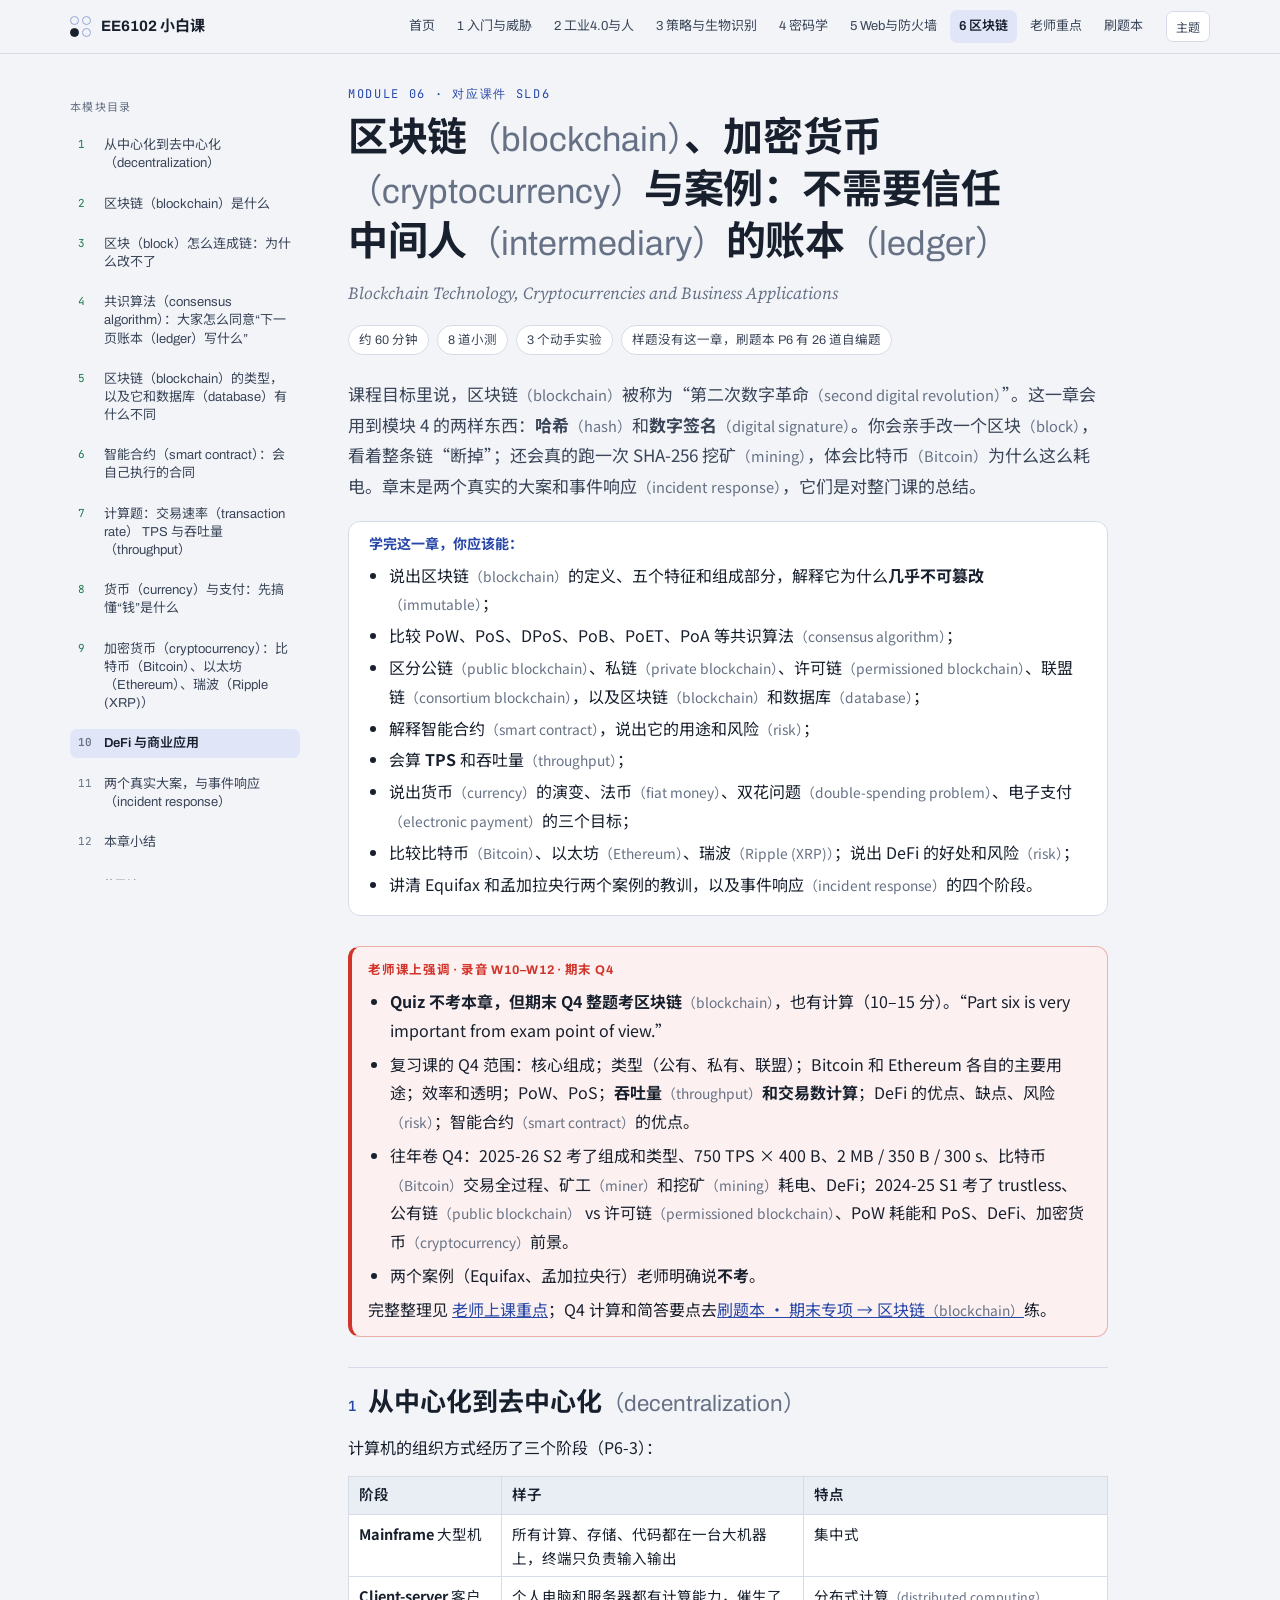
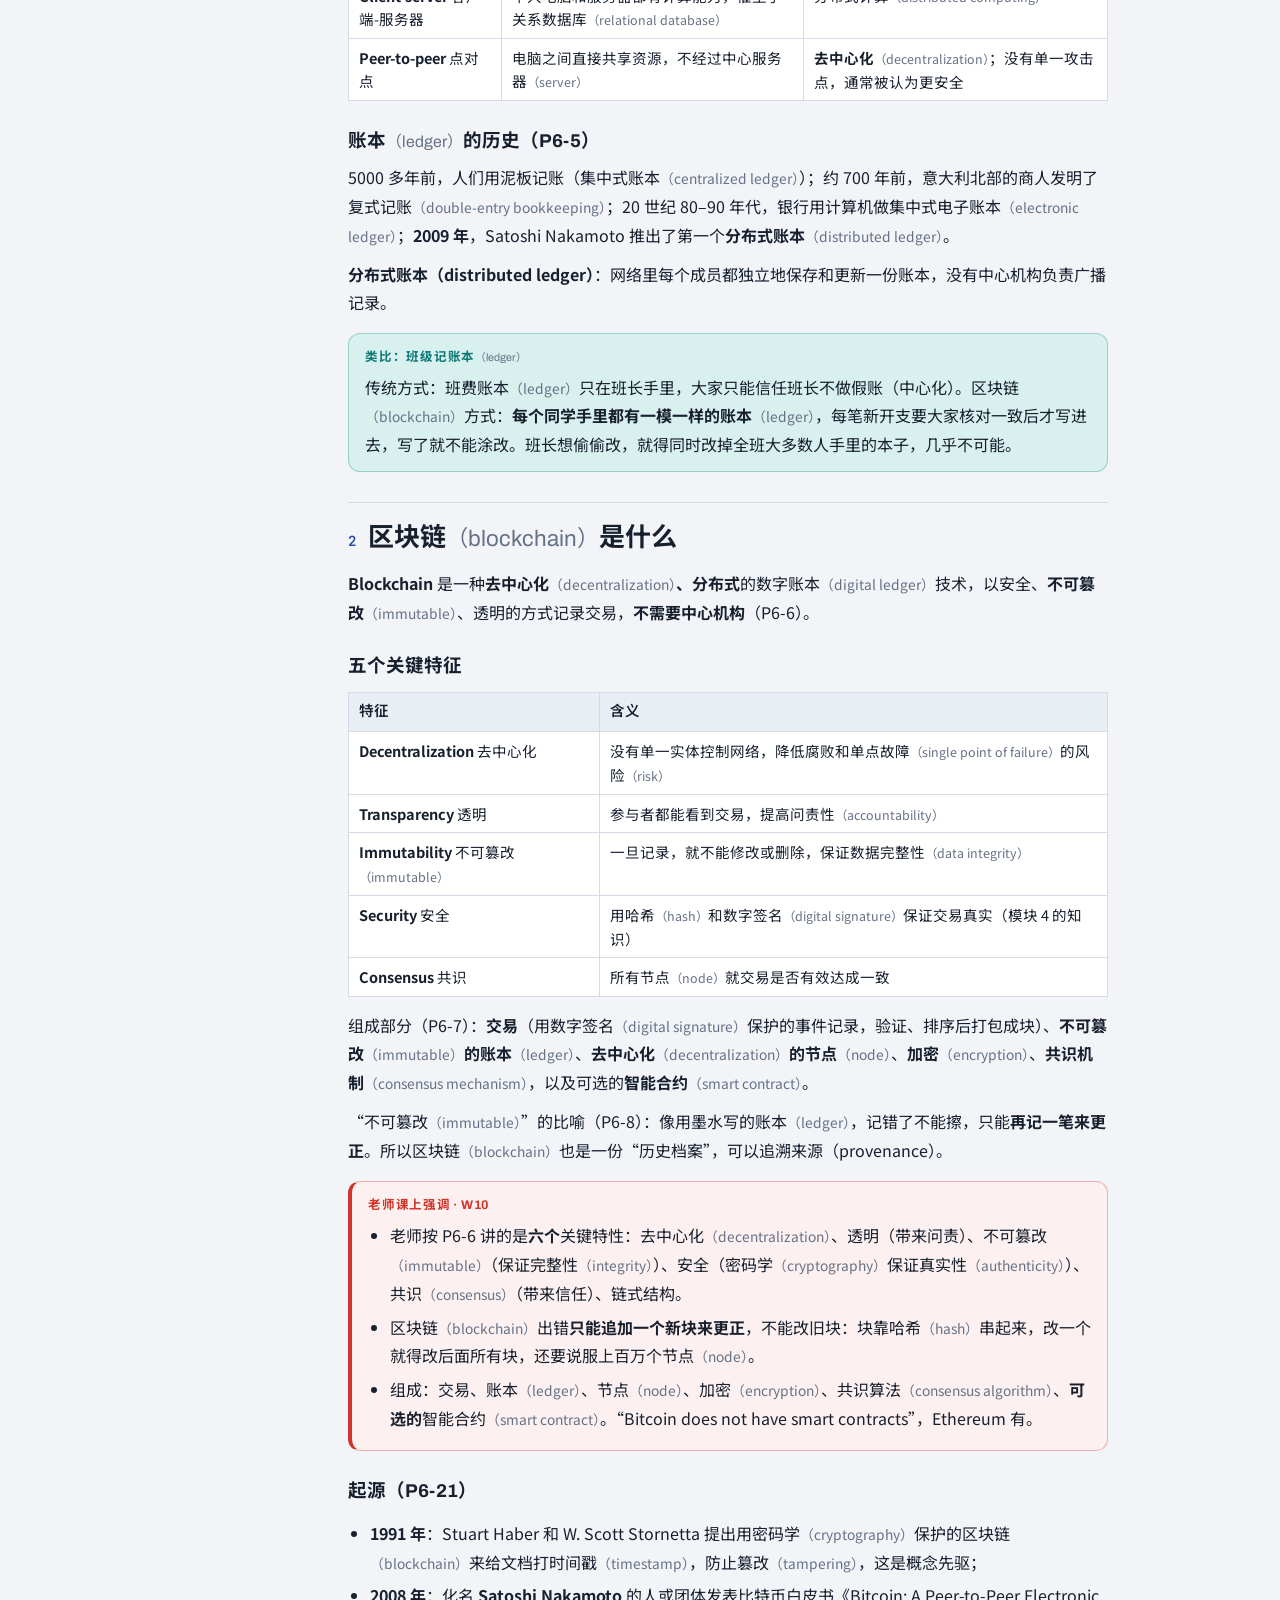
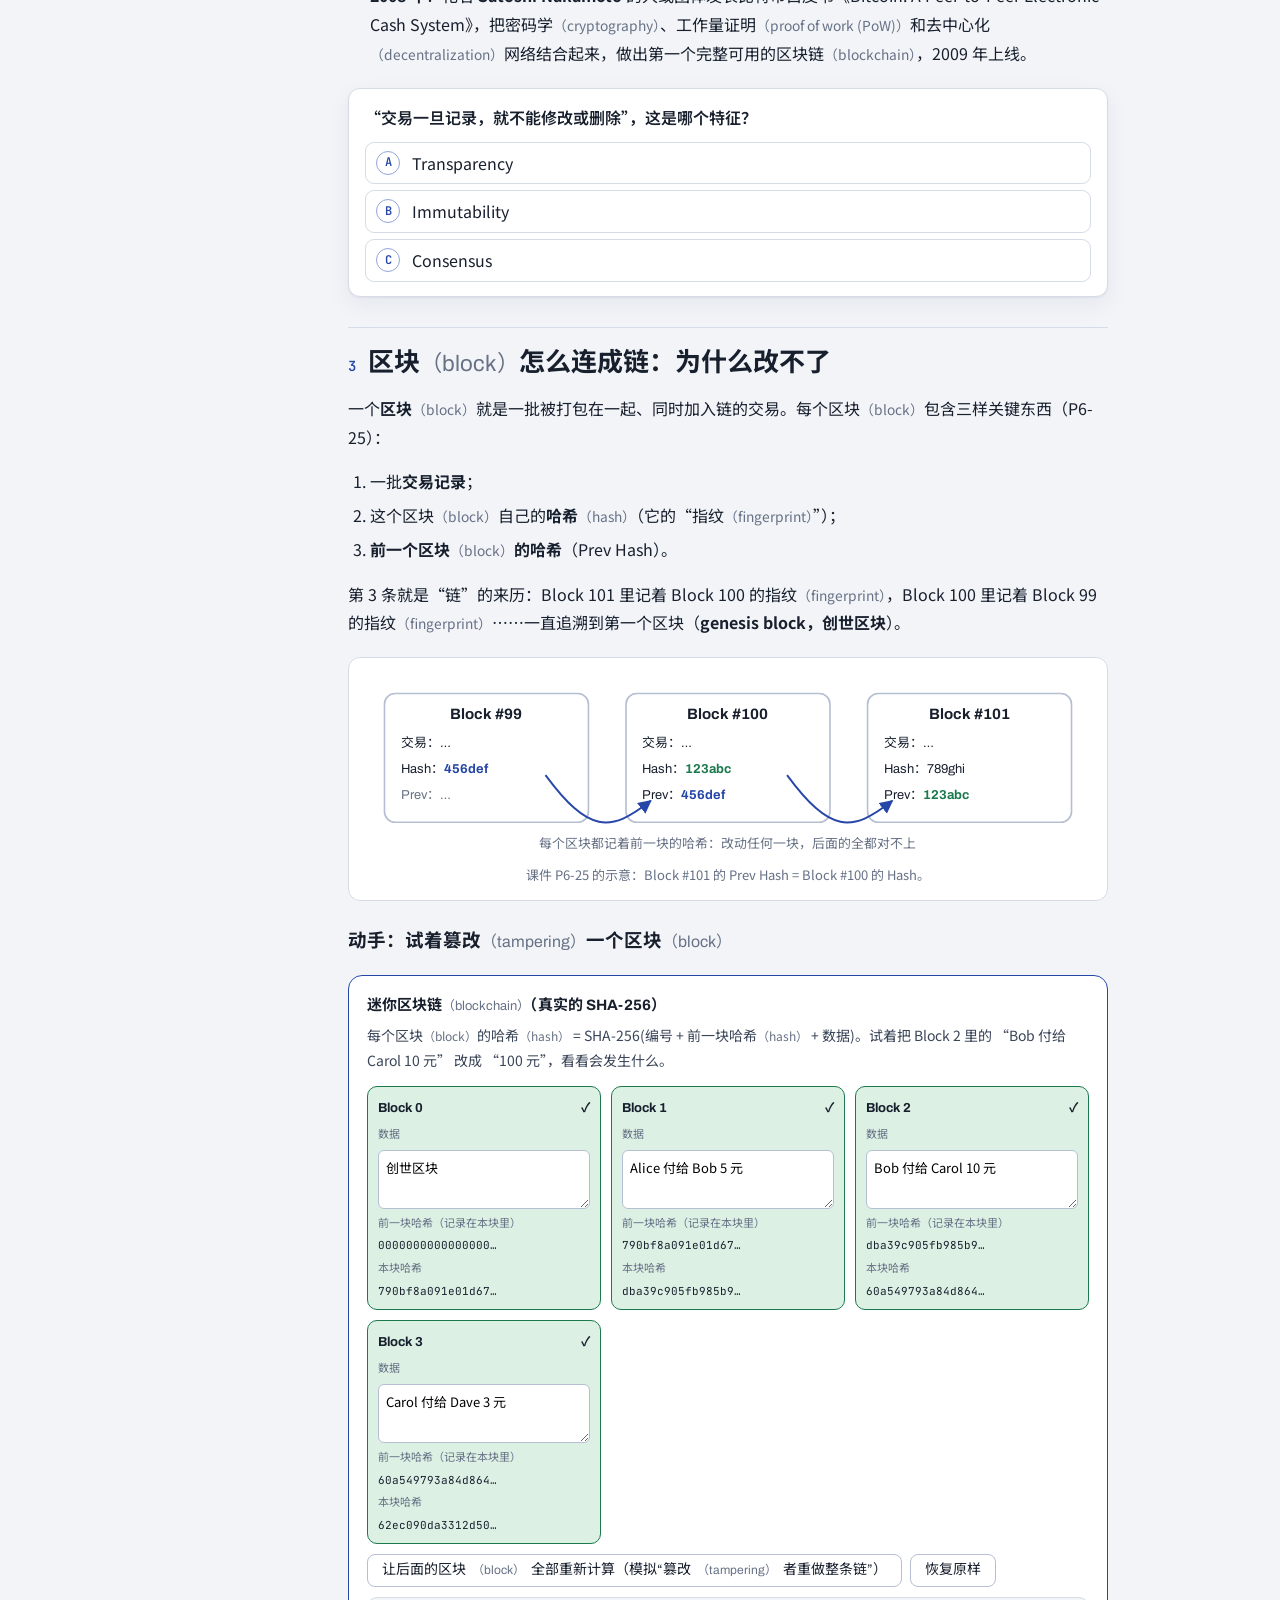
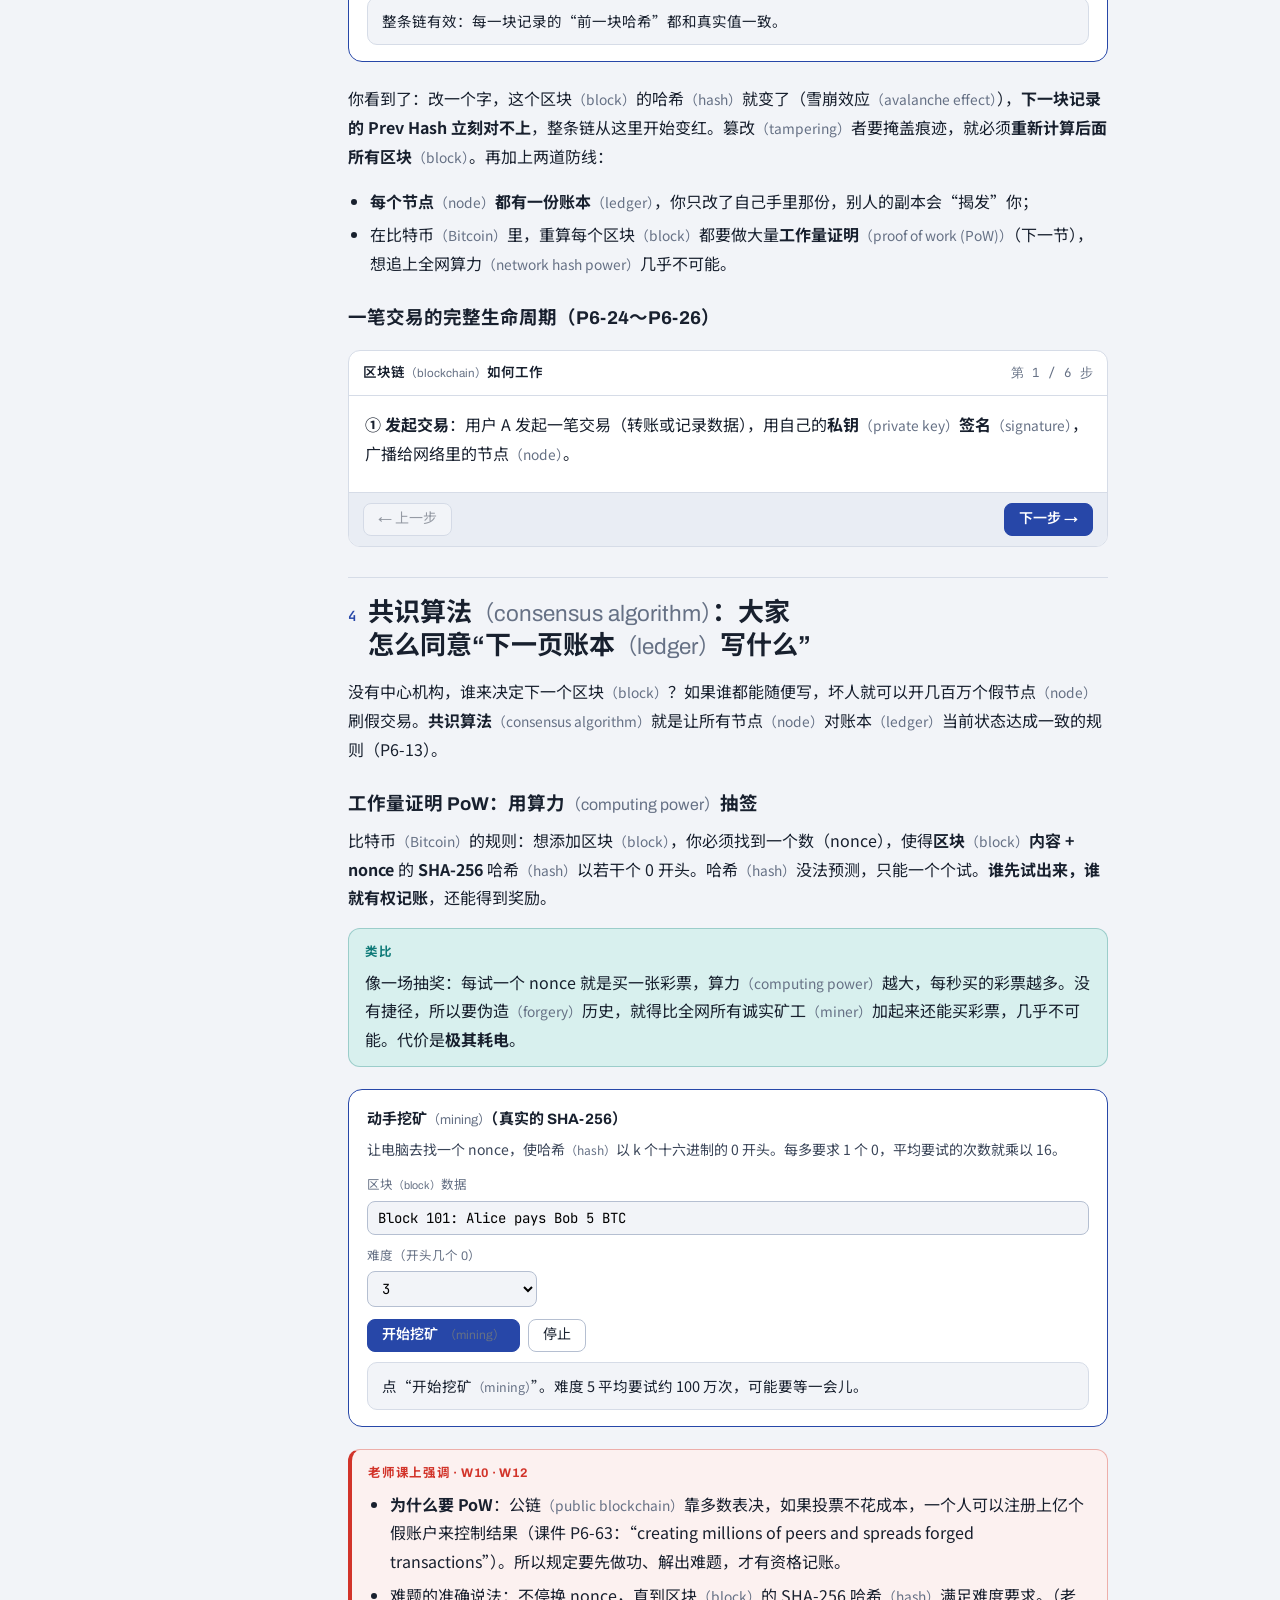
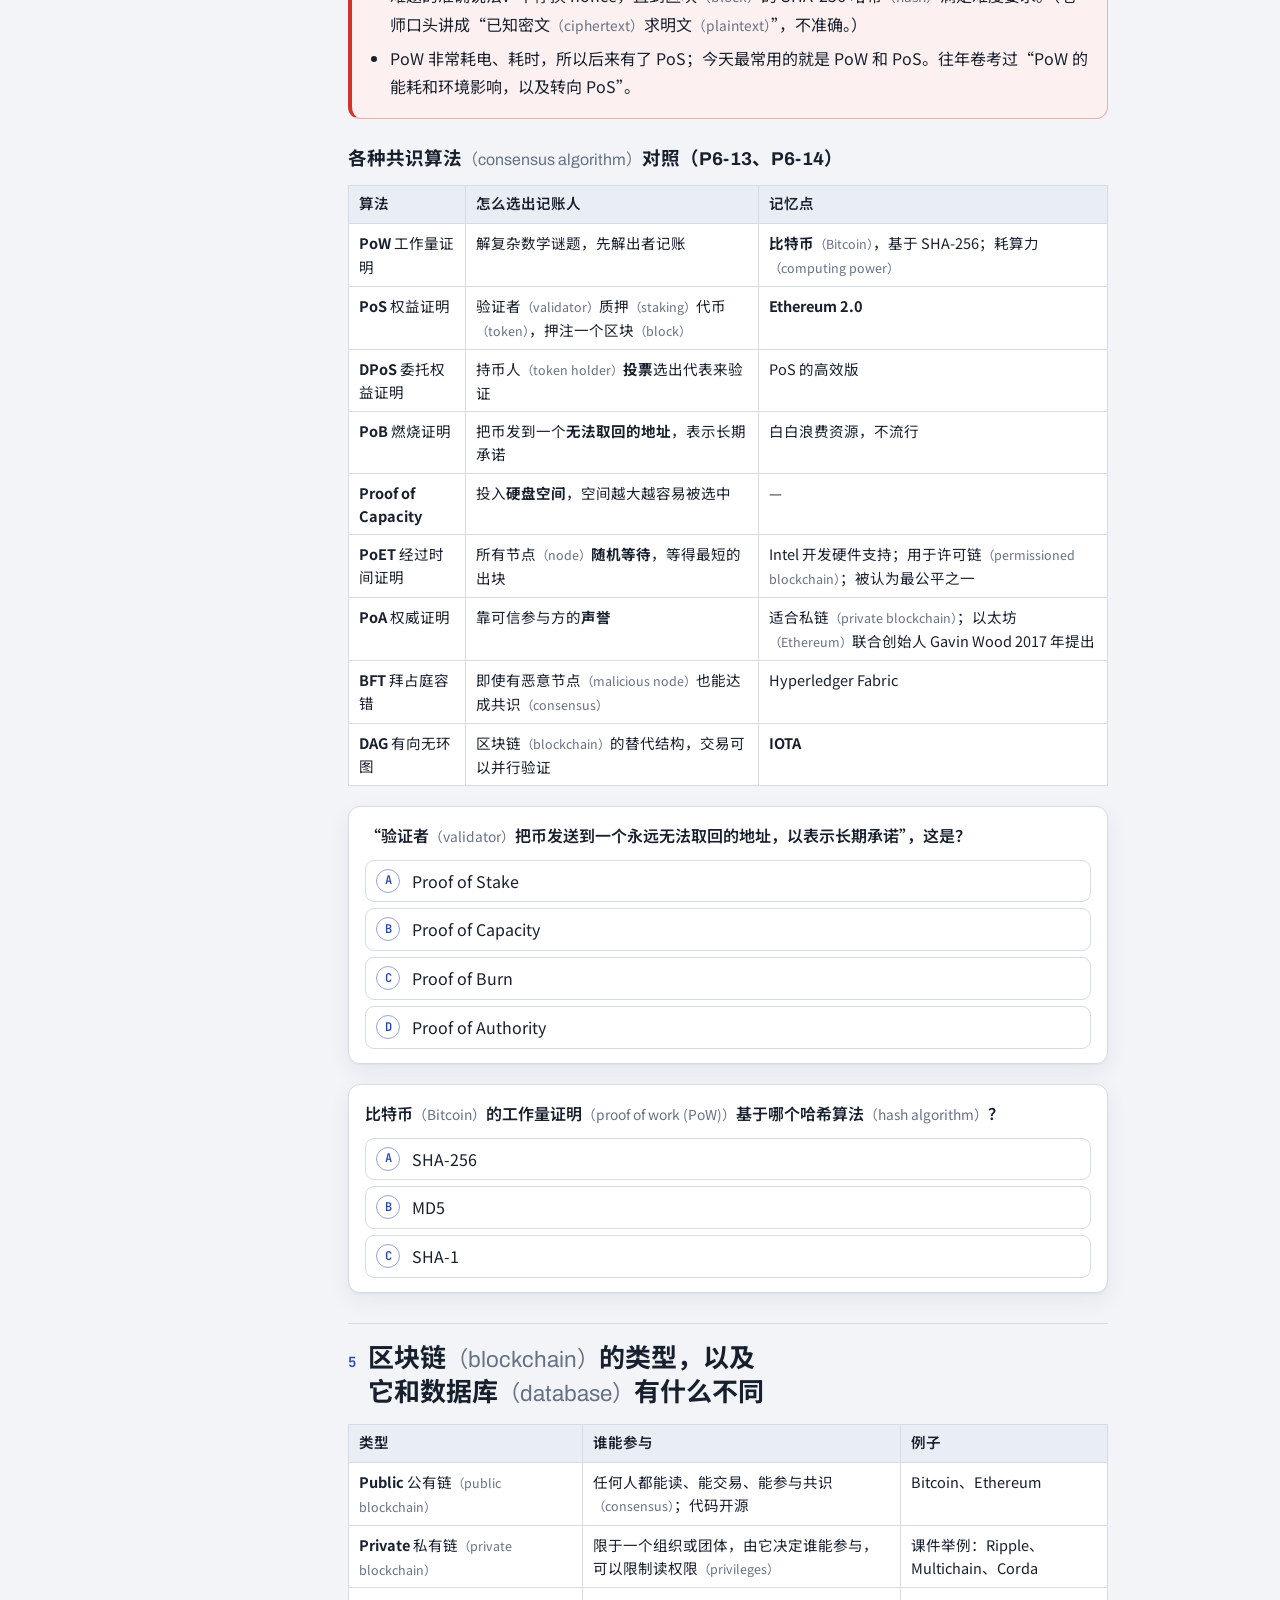
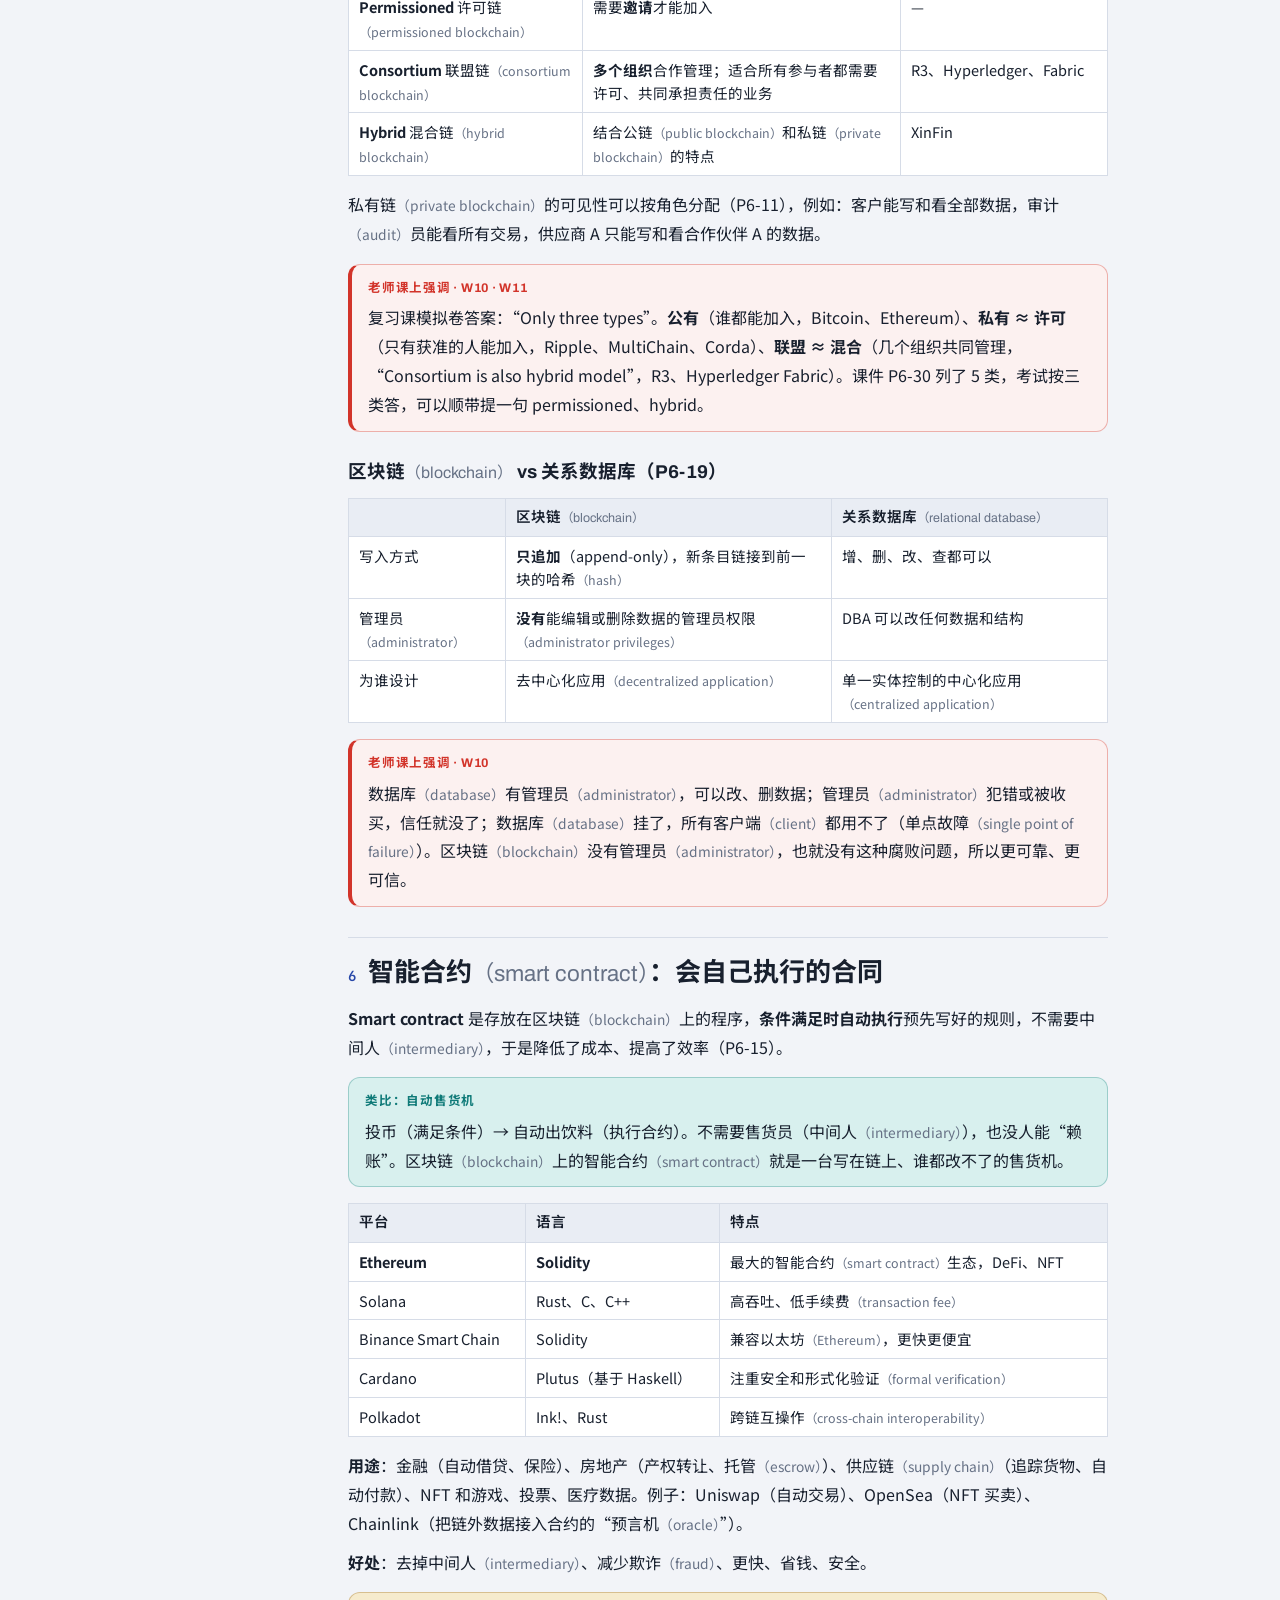
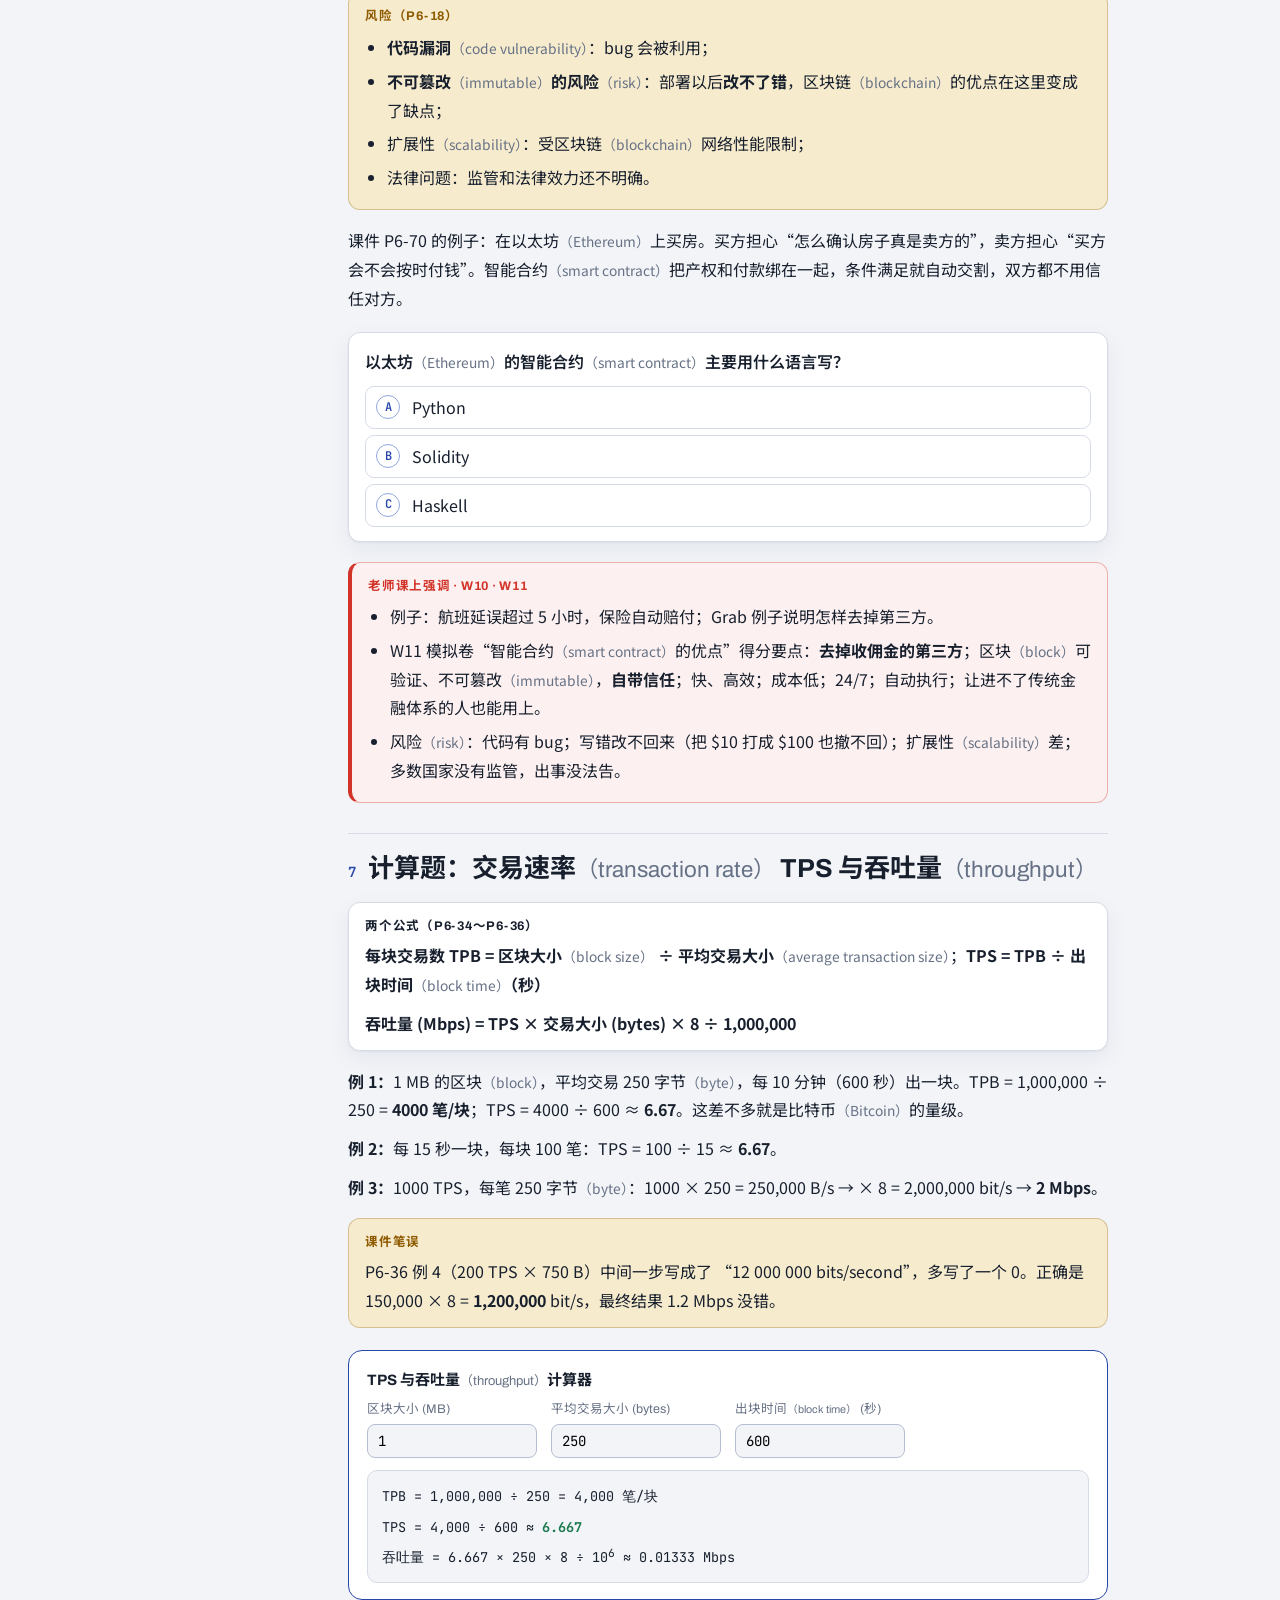
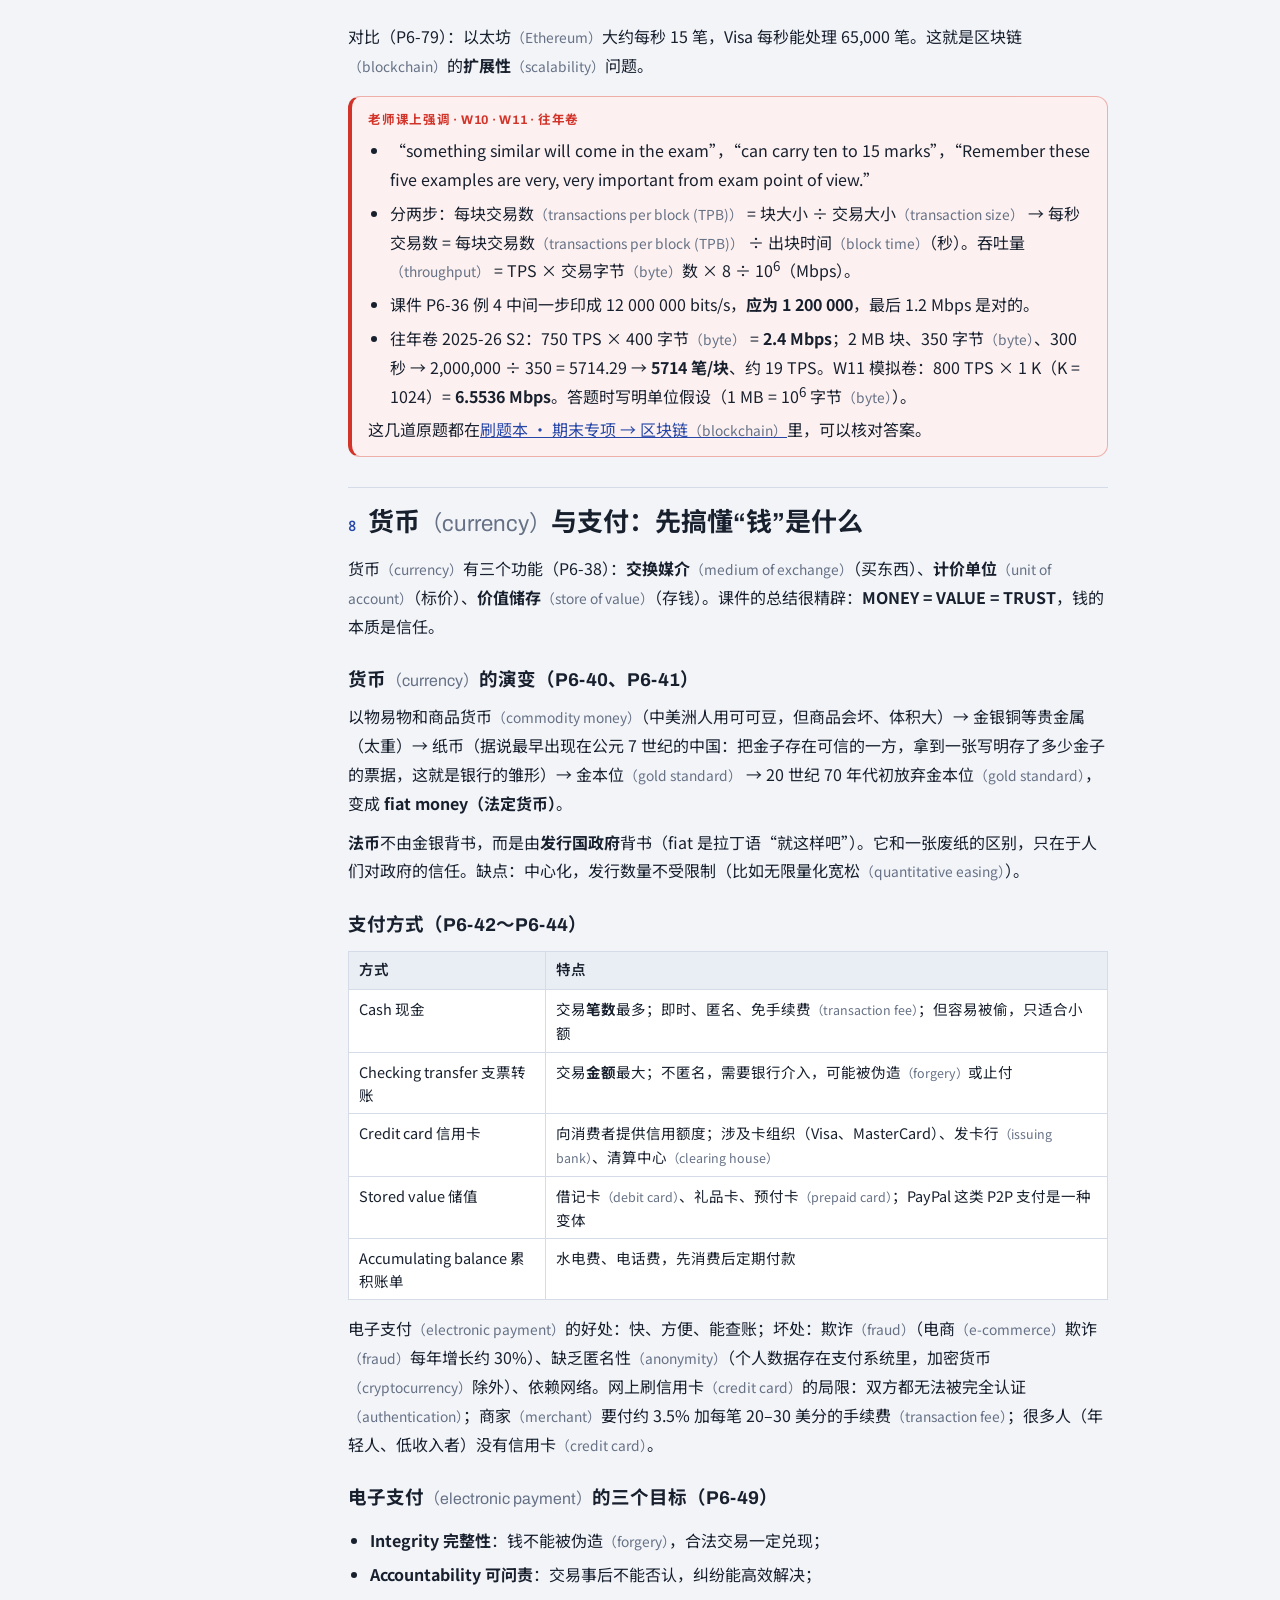
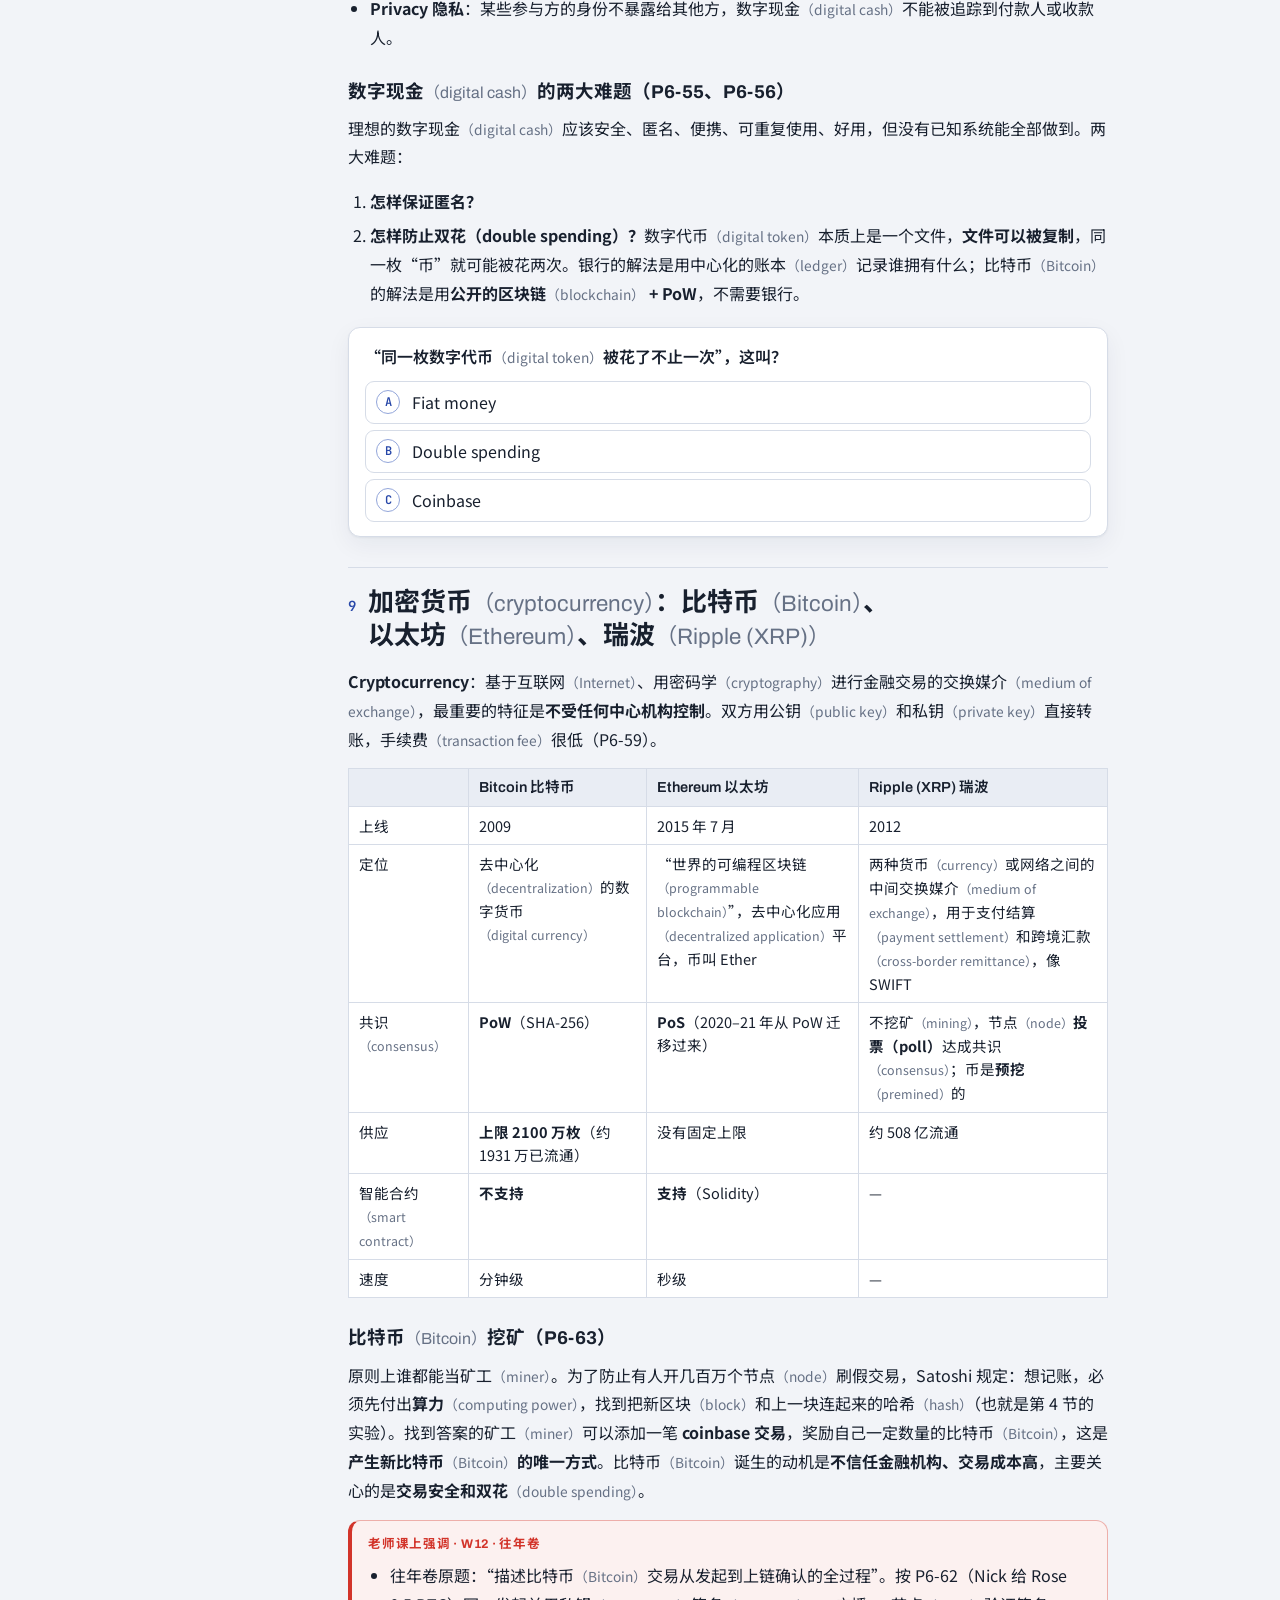
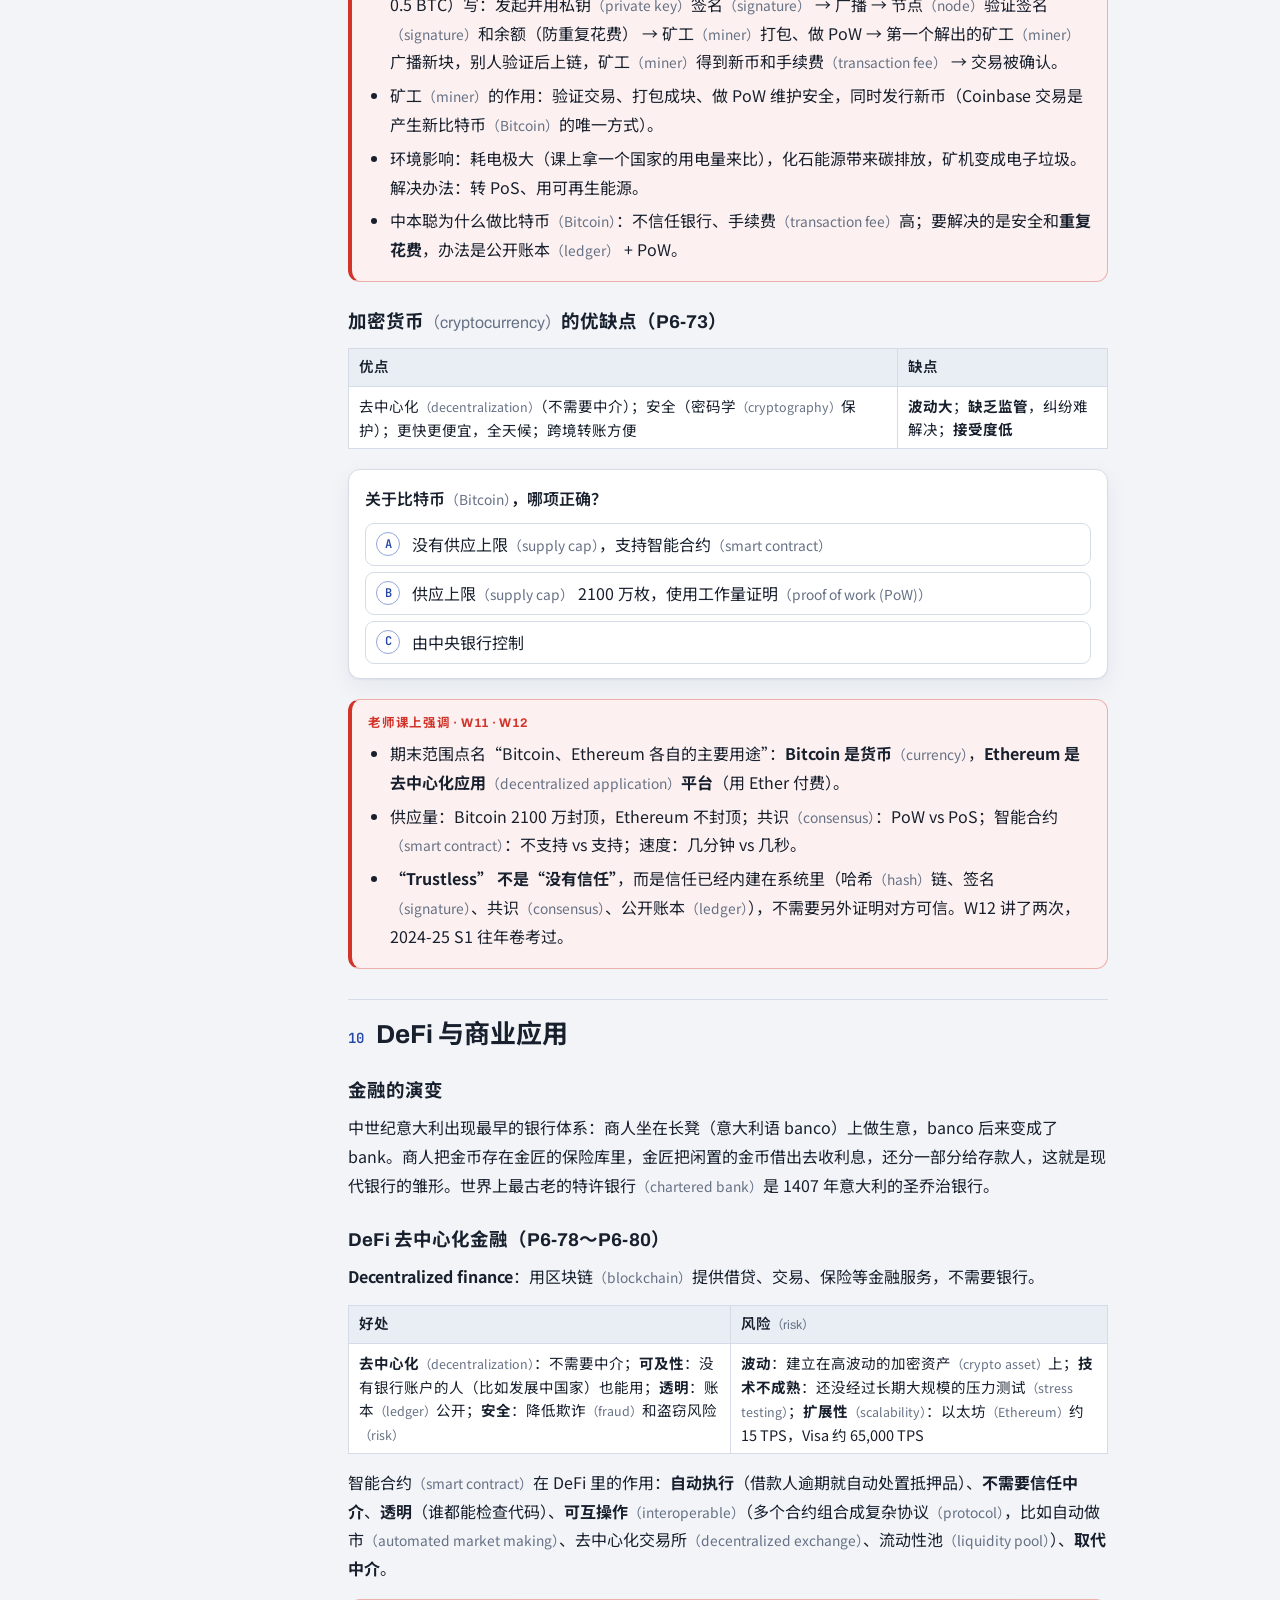
<file: m6.html>
<!doctype html>
<html lang="zh-CN">
<head>
<meta charset="utf-8">
<meta name="viewport" content="width=device-width, initial-scale=1, viewport-fit=cover">
<title>模块 6 · 区块链、加密货币与案例 | EE6102 小白课</title>
<meta name="description" content="EE6102 模块 6：区块链如何防篡改（互动演示）、工作量证明挖矿、共识算法、智能合约、TPS 计算、货币与支付、比特币/以太坊/瑞波、DeFi、Equifax 与孟加拉央行案例、事件响应。">
<link rel="preconnect" href="https://fonts.googleapis.com"><link rel="preconnect" href="https://fonts.gstatic.com" crossorigin>
<link rel="stylesheet" href="https://fonts.googleapis.com/css2?family=Archivo:wdth,wght@62..125,400..700&family=JetBrains+Mono:wght@400;600&family=Noto+Sans+SC:wght@400;500;700&family=Source+Serif+4:ital,opsz,wght@0,8..60,400;0,8..60,600;1,8..60,400&display=swap">
<link rel="stylesheet" href="assets/style.css">
<style>
.chain{display:grid;grid-template-columns:repeat(auto-fill,minmax(200px,1fr));gap:10px;margin:0 0 10px}
.blk{border:1.5px solid var(--good);background:var(--good-soft);border-radius:10px;padding:10px;font-size:13px;display:flex;flex-direction:column;gap:5px;min-width:0}
.blk.bad{border-color:var(--bad);background:var(--bad-soft)}
.blk .bh{font-family:var(--f-ui);font-weight:700;display:flex;justify-content:space-between}
.blk .hx{font-family:var(--f-mono);font-size:11px;word-break:break-all;line-height:1.4}
.blk label{font-family:var(--f-ui);font-size:11px;color:var(--muted)}
.blk textarea{font:inherit;font-size:13px;border:1px solid var(--line-strong);border-radius:6px;padding:5px 7px;background:var(--surface);resize:vertical;min-height:52px;width:100%}
.blk .hx.mis{color:var(--bad);font-weight:600}
</style>
</head>
<body data-page="m6">
<header class="top"><div class="top-in">
  <a class="logo" href="index.html"><span class="marks" aria-hidden="true"><i></i><i></i><i class="on"></i><i></i></span><b>EE6102 小白课</b></a>
  <span class="sp"></span>
  <nav aria-label="模块导航"><a href="index.html">首页</a><a href="m1.html">1 入门与威胁</a><a href="m2.html">2 工业4.0与人</a><a href="m3.html">3 策略与生物识别</a><a href="m4.html">4 密码学</a><a href="m5.html">5 Web与防火墙</a><a class="on" href="m6.html">6 区块链</a><a href="teacher.html">老师重点</a><a href="practice.html">刷题本</a></nav>
  <button class="themeb" type="button">主题</button>
</div></header>
<div class="wrap">
<aside class="toc" aria-label="本页目录"><p class="tt">本模块目录</p><ol></ol><div class="prog"><span class="pct"></span><div class="bar"><i></i></div></div></aside>
<main class="lesson">
<p class="eyebrow">Module 06 · 对应课件 sld6</p>
<h1 class="title">区块链<span class="zhen">（blockchain）</span>、加密货币<span class="zhen">（cryptocurrency）</span>与案例：不需要信任中间人<span class="zhen">（intermediary）</span>的账本<span class="zhen">（ledger）</span></h1>
<p class="sub-en">Blockchain Technology, Cryptocurrencies and Business Applications</p>
<div class="meta"><span>约 60 分钟</span><span>8 道小测</span><span>3 个动手实验</span><span>样题没有这一章，刷题本 P6 有 26 道自编题</span></div>
<p class="lede">课程目标里说，区块链<span class="zhen">（blockchain）</span>被称为“第二次数字革命<span class="zhen">（second digital revolution）</span>”。这一章会用到模块 4 的两样东西：<b>哈希<span class="zhen">（hash）</span></b>和<b>数字签名<span class="zhen">（digital signature）</span></b>。你会亲手改一个区块<span class="zhen">（block）</span>，看着整条链“断掉”；还会真的跑一次 SHA-256 挖矿<span class="zhen">（mining）</span>，体会比特币<span class="zhen">（Bitcoin）</span>为什么这么耗电。章末是两个真实的大案和事件响应<span class="zhen">（incident response）</span>，它们是对整门课的总结。</p>
<div class="goals"><h3>学完这一章，你应该能：</h3><ul>
<li>说出区块链<span class="zhen">（blockchain）</span>的定义、五个特征和组成部分，解释它为什么<b>几乎不可篡改<span class="zhen">（immutable）</span></b>；</li>
<li>比较 PoW、PoS、DPoS、PoB、PoET、PoA 等共识算法<span class="zhen">（consensus algorithm）</span>；</li>
<li>区分公链<span class="zhen">（public blockchain）</span>、私链<span class="zhen">（private blockchain）</span>、许可链<span class="zhen">（permissioned blockchain）</span>、联盟链<span class="zhen">（consortium blockchain）</span>，以及区块链<span class="zhen">（blockchain）</span>和数据库<span class="zhen">（database）</span>；</li>
<li>解释智能合约<span class="zhen">（smart contract）</span>，说出它的用途和风险<span class="zhen">（risk）</span>；</li>
<li>会算 <b>TPS</b> 和吞吐量<span class="zhen">（throughput）</span>；</li>
<li>说出货币<span class="zhen">（currency）</span>的演变、法币<span class="zhen">（fiat money）</span>、双花问题<span class="zhen">（double-spending problem）</span>、电子支付<span class="zhen">（electronic payment）</span>的三个目标；</li>
<li>比较比特币<span class="zhen">（Bitcoin）</span>、以太坊<span class="zhen">（Ethereum）</span>、瑞波<span class="zhen">（Ripple (XRP)）</span>；说出 DeFi 的好处和风险<span class="zhen">（risk）</span>；</li>
<li>讲清 Equifax 和孟加拉央行两个案例的教训，以及事件响应<span class="zhen">（incident response）</span>的四个阶段。</li></ul></div>

<div class="teacher box" data-t="m6top"><span class="bt">老师课上强调 · 录音 W10–W12 · 期末 Q4</span><ul><li><b>Quiz 不考本章，但期末 Q4 整题考区块链<span class="zhen">（blockchain）</span></b>，也有计算（10–15 分）。“Part six is very important from exam point of view.”</li><li>复习课的 Q4 范围：核心组成；类型（公有、私有、联盟）；Bitcoin 和 Ethereum 各自的主要用途；效率和透明；PoW、PoS；<b>吞吐量<span class="zhen">（throughput）</span>和交易数计算</b>；DeFi 的优点、缺点、风险<span class="zhen">（risk）</span>；智能合约<span class="zhen">（smart contract）</span>的优点。</li><li>往年卷 Q4：2025-26 S2 考了组成和类型、750 TPS × 400 B、2 MB / 350 B / 300 s、比特币<span class="zhen">（Bitcoin）</span>交易全过程、矿工<span class="zhen">（miner）</span>和挖矿<span class="zhen">（mining）</span>耗电、DeFi；2024-25 S1 考了 trustless、公有链<span class="zhen">（public blockchain）</span> vs 许可链<span class="zhen">（permissioned blockchain）</span>、PoW 耗能和 PoS、DeFi、加密货币<span class="zhen">（cryptocurrency）</span>前景。</li><li>两个案例（Equifax、孟加拉央行）老师明确说<b>不考</b>。</li></ul><p>完整整理见 <a href="teacher.html">老师上课重点</a>；Q4 计算和简答要点去<a href="practice.html#exam">刷题本 · 期末专项 → 区块链<span class="zhen">（blockchain）</span></a>练。</p></div>
<section class="sec" id="decent">
<h2><span class="n">1</span><span class="ht">从中心化到去中心化<span class="zhen">（decentralization）</span></span></h2>
<p>计算机的组织方式经历了三个阶段（P6-3）：</p>
<div class="tbl"><table>
<tr><th>阶段</th><th>样子</th><th>特点</th></tr>
<tr><td><b>Mainframe</b> 大型机</td><td>所有计算、存储、代码都在一台大机器上，终端只负责输入输出</td><td>集中式</td></tr>
<tr><td><b>Client-server</b> 客户端-服务器</td><td>个人电脑和服务器都有计算能力，催生了关系数据库<span class="zhen">（relational database）</span></td><td>分布式计算<span class="zhen">（distributed computing）</span></td></tr>
<tr><td><b>Peer-to-peer</b> 点对点</td><td>电脑之间直接共享资源，不经过中心服务器<span class="zhen">（server）</span></td><td><b>去中心化<span class="zhen">（decentralization）</span></b>；没有单一攻击点，通常被认为更安全</td></tr>
</table></div>
<h3>账本<span class="zhen">（ledger）</span>的历史（P6-5）</h3>
<p>5000 多年前，人们用泥板记账（集中式账本<span class="zhen">（centralized ledger）</span>）；约 700 年前，意大利北部的商人发明了复式记账<span class="zhen">（double-entry bookkeeping）</span>；20 世纪 80–90 年代，银行用计算机做集中式电子账本<span class="zhen">（electronic ledger）</span>；<b>2009 年</b>，Satoshi Nakamoto 推出了第一个<b>分布式账本<span class="zhen">（distributed ledger）</span></b>。</p>
<p><b>分布式账本（distributed ledger）</b>：网络里每个成员都独立地保存和更新一份账本，没有中心机构负责广播记录。</p>
<div class="analogy box"><span class="bt">类比：班级记账本<span class="zhen">（ledger）</span></span><p>传统方式：班费账本<span class="zhen">（ledger）</span>只在班长手里，大家只能信任班长不做假账（中心化）。区块链<span class="zhen">（blockchain）</span>方式：<b>每个同学手里都有一模一样的账本<span class="zhen">（ledger）</span></b>，每笔新开支要大家核对一致后才写进去，写了就不能涂改。班长想偷偷改，就得同时改掉全班大多数人手里的本子，几乎不可能。</p></div>
</section>

<section class="sec" id="what">
<h2><span class="n">2</span><span class="ht">区块链<span class="zhen">（blockchain）</span>是什么</span></h2>
<p><b>Blockchain</b> 是一种<b>去中心化<span class="zhen">（decentralization）</span>、分布式</b>的数字账本<span class="zhen">（digital ledger）</span>技术，以安全、<b>不可篡改<span class="zhen">（immutable）</span></b>、透明的方式记录交易，<b>不需要中心机构</b>（P6-6）。</p>
<h3>五个关键特征</h3>
<div class="tbl"><table>
<tr><th>特征</th><th>含义</th></tr>
<tr><td><b>Decentralization</b> 去中心化</td><td>没有单一实体控制网络，降低腐败和单点故障<span class="zhen">（single point of failure）</span>的风险<span class="zhen">（risk）</span></td></tr>
<tr><td><b>Transparency</b> 透明</td><td>参与者都能看到交易，提高问责性<span class="zhen">（accountability）</span></td></tr>
<tr><td><b>Immutability</b> 不可篡改<span class="zhen">（immutable）</span></td><td>一旦记录，就不能修改或删除，保证数据完整性<span class="zhen">（data integrity）</span></td></tr>
<tr><td><b>Security</b> 安全</td><td>用哈希<span class="zhen">（hash）</span>和数字签名<span class="zhen">（digital signature）</span>保证交易真实（模块 4 的知识）</td></tr>
<tr><td><b>Consensus</b> 共识</td><td>所有节点<span class="zhen">（node）</span>就交易是否有效达成一致</td></tr>
</table></div>
<p>组成部分（P6-7）：<b>交易</b>（用数字签名<span class="zhen">（digital signature）</span>保护的事件记录，验证、排序后打包成块）、<b>不可篡改<span class="zhen">（immutable）</span>的账本<span class="zhen">（ledger）</span></b>、<b>去中心化<span class="zhen">（decentralization）</span>的节点<span class="zhen">（node）</span></b>、<b>加密<span class="zhen">（encryption）</span></b>、<b>共识机制<span class="zhen">（consensus mechanism）</span></b>，以及可选的<b>智能合约<span class="zhen">（smart contract）</span></b>。</p>
<p>“不可篡改<span class="zhen">（immutable）</span>”的比喻（P6-8）：像用墨水写的账本<span class="zhen">（ledger）</span>，记错了不能擦，只能<b>再记一笔来更正</b>。所以区块链<span class="zhen">（blockchain）</span>也是一份“历史档案”，可以追溯来源（provenance）。</p>
<div class="teacher box" data-t="m6trait"><span class="bt">老师课上强调 · W10</span><ul><li>老师按 P6-6 讲的是<b>六个</b>关键特性：去中心化<span class="zhen">（decentralization）</span>、透明（带来问责）、不可篡改<span class="zhen">（immutable）</span>（保证完整性<span class="zhen">（integrity）</span>）、安全（密码学<span class="zhen">（cryptography）</span>保证真实性<span class="zhen">（authenticity）</span>）、共识<span class="zhen">（consensus）</span>（带来信任）、链式结构。</li><li>区块链<span class="zhen">（blockchain）</span>出错<b>只能追加一个新块来更正</b>，不能改旧块：块靠哈希<span class="zhen">（hash）</span>串起来，改一个就得改后面所有块，还要说服上百万个节点<span class="zhen">（node）</span>。</li><li>组成：交易、账本<span class="zhen">（ledger）</span>、节点<span class="zhen">（node）</span>、加密<span class="zhen">（encryption）</span>、共识算法<span class="zhen">（consensus algorithm）</span>、<b>可选的</b>智能合约<span class="zhen">（smart contract）</span>。“Bitcoin does not have smart contracts”，Ethereum 有。</li></ul></div>

<h3>起源（P6-21）</h3>
<ul><li><b>1991 年</b>：Stuart Haber 和 W. Scott Stornetta 提出用密码学<span class="zhen">（cryptography）</span>保护的区块链<span class="zhen">（blockchain）</span>来给文档打时间戳<span class="zhen">（timestamp）</span>，防止篡改<span class="zhen">（tampering）</span>，这是概念先驱；</li>
<li><b>2008 年</b>：化名 <b>Satoshi Nakamoto</b> 的人或团体发表比特币白皮书《Bitcoin: A Peer-to-Peer Electronic Cash System》，把密码学<span class="zhen">（cryptography）</span>、工作量证明<span class="zhen">（proof of work (PoW)）</span>和去中心化<span class="zhen">（decentralization）</span>网络结合起来，做出第一个完整可用的区块链<span class="zhen">（blockchain）</span>，2009 年上线。</li></ul>
<div class="check" data-a="1"><p class="cq">“交易一旦记录，就不能修改或删除”，这是哪个特征？</p>
<div class="opts"><button class="opt">Transparency</button><button class="opt">Immutability</button><button class="opt">Consensus</button></div>
<div class="cx"><p>Immutability，意思是 unchanging over time。</p></div></div>
</section>

<section class="sec" id="chain">
<h2><span class="n">3</span><span class="ht">区块<span class="zhen">（block）</span>怎么连成链：为什么改不了</span></h2>
<p>一个<b>区块<span class="zhen">（block）</span></b>就是一批被打包在一起、同时加入链的交易。每个区块<span class="zhen">（block）</span>包含三样关键东西（P6-25）：</p>
<ol><li>一批<b>交易记录</b>；</li><li>这个区块<span class="zhen">（block）</span>自己的<b>哈希<span class="zhen">（hash）</span></b>（它的“指纹<span class="zhen">（fingerprint）</span>”）；</li><li><b>前一个区块<span class="zhen">（block）</span>的哈希</b>（Prev Hash）。</li></ol>
<p>第 3 条就是“链”的来历：Block 101 里记着 Block 100 的指纹<span class="zhen">（fingerprint）</span>，Block 100 里记着 Block 99 的指纹<span class="zhen">（fingerprint）</span>……一直追溯到第一个区块（<b>genesis block，创世区块</b>）。</p>
<figure>
<svg viewBox="0 0 680 170" role="img" aria-label="区块通过前一块的哈希连接成链">
  <defs><marker id="m6a" viewBox="0 0 10 10" refX="9" refY="5" markerWidth="7" markerHeight="7" orient="auto"><path d="M0,0L10,5L0,10z" class="ah-a"/></marker></defs>
  <g font-size="12">
  <rect x="20" y="20" width="190" height="120" rx="10" class="box-s"/><text x="115" y="44" text-anchor="middle" font-size="14" font-weight="700">Block #99</text><text x="35" y="70">交易：…</text><text x="35" y="94">Hash：<tspan class="ta" font-weight="700">456def</tspan></text><text x="35" y="118" class="tm">Prev：…</text>
  <rect x="245" y="20" width="190" height="120" rx="10" class="box-s"/><text x="340" y="44" text-anchor="middle" font-size="14" font-weight="700">Block #100</text><text x="260" y="70">交易：…</text><text x="260" y="94">Hash：<tspan class="tg" font-weight="700">123abc</tspan></text><text x="260" y="118">Prev：<tspan class="ta" font-weight="700">456def</tspan></text>
  <rect x="470" y="20" width="190" height="120" rx="10" class="box-s"/><text x="565" y="44" text-anchor="middle" font-size="14" font-weight="700">Block #101</text><text x="485" y="70">交易：…</text><text x="485" y="94">Hash：789ghi</text><text x="485" y="118">Prev：<tspan class="tg" font-weight="700">123abc</tspan></text></g>
  <path d="M170,96 C210,150 230,150 268,120" class="la" marker-end="url(#m6a)"/>
  <path d="M395,96 C435,150 455,150 493,120" class="la" marker-end="url(#m6a)"/>
  <text x="340" y="164" text-anchor="middle" font-size="12" class="tm">每个区块都记着前一块的哈希：改动任何一块，后面的全都对不上</text>
</svg>
<figcaption>课件 P6-25 的示意：Block #101 的 Prev Hash = Block #100 的 Hash。</figcaption>
</figure>
<h3>动手：试着篡改<span class="zhen">（tampering）</span>一个区块<span class="zhen">（block）</span></h3>
<div class="lab"><p class="lt">迷你区块链<span class="zhen">（blockchain）</span>（真实的 SHA-256）</p><p class="ld">每个区块<span class="zhen">（block）</span>的哈希<span class="zhen">（hash）</span> = SHA-256(编号 + 前一块哈希<span class="zhen">（hash）</span> + 数据)。试着把 Block 2 里的 “Bob 付给 Carol 10 元” 改成 “100 元”，看看会发生什么。</p>
<div class="chain" id="minichain"></div>
<div class="row" style="display:flex;gap:8px;flex-wrap:wrap"><button class="btn" id="cfix">让后面的区块<span class="zhen">（block）</span>全部重新计算（模拟“篡改<span class="zhen">（tampering）</span>者重做整条链”）</button><button class="btn" id="creset">恢复原样</button></div>
<div class="out" id="cout" style="margin-top:10px"></div></div>
<p>你看到了：改一个字，这个区块<span class="zhen">（block）</span>的哈希<span class="zhen">（hash）</span>就变了（雪崩效应<span class="zhen">（avalanche effect）</span>），<b>下一块记录的 Prev Hash 立刻对不上</b>，整条链从这里开始变红。篡改<span class="zhen">（tampering）</span>者要掩盖痕迹，就必须<b>重新计算后面所有区块<span class="zhen">（block）</span></b>。再加上两道防线：</p>
<ul><li><b>每个节点<span class="zhen">（node）</span>都有一份账本<span class="zhen">（ledger）</span></b>，你只改了自己手里那份，别人的副本会“揭发”你；</li>
<li>在比特币<span class="zhen">（Bitcoin）</span>里，重算每个区块<span class="zhen">（block）</span>都要做大量<b>工作量证明<span class="zhen">（proof of work (PoW)）</span></b>（下一节），想追上全网算力<span class="zhen">（network hash power）</span>几乎不可能。</li></ul>
<h3>一笔交易的完整生命周期（P6-24～P6-26）</h3>
<div class="stepper"><div class="sh"><span>区块链<span class="zhen">（blockchain）</span>如何工作</span><span class="ctr"></span></div>
<div class="st"><p><b>① 发起交易</b>：用户 A 发起一笔交易（转账或记录数据），用自己的<b>私钥<span class="zhen">（private key）</span>签名<span class="zhen">（signature）</span></b>，广播给网络里的节点<span class="zhen">（node）</span>。</p></div>
<div class="st"><p><b>② 验证交易</b>：节点<span class="zhen">（node）</span>按规则检查，比如签名<span class="zhen">（signature）</span>对不对、A 的余额够不够。不合法的就拒绝。</p></div>
<div class="st"><p><b>③ 打包成区块<span class="zhen">（block）</span></b>：合法的交易被打包进一个新区块<span class="zhen">（block）</span>，区块<span class="zhen">（block）</span>里有交易列表、自己的哈希<span class="zhen">（hash）</span>、前一块的哈希<span class="zhen">（hash）</span>。</p></div>
<div class="st"><p><b>④ 共识<span class="zhen">（consensus）</span>并上链</b>：矿工<span class="zhen">（miner）</span>解密<span class="zhen">（decryption）</span>码学谜题（PoW）或者验证者<span class="zhen">（validator）</span>质押<span class="zhen">（staking）</span>代币（PoS），获胜者把区块<span class="zhen">（block）</span>加到链上。</p></div>
<div class="st"><p><b>⑤ 链接与安全</b>：区块<span class="zhen">（block）</span>被永久记录，和前面的区块<span class="zhen">（block）</span>连在一起，篡改<span class="zhen">（tampering）</span>需要改掉之后所有区块<span class="zhen">（block）</span>。</p></div>
<div class="st"><p><b>⑥ 完成并公开</b>：交易确认，更新后的区块链<span class="zhen">（blockchain）</span>分发到所有节点<span class="zhen">（node）</span>，透明、安全、去中心化<span class="zhen">（decentralization）</span>。</p></div>
<div class="sf"><button class="btn" data-prev>← 上一步</button><button class="btn pri" data-next>下一步 →</button></div></div>
</section>

<section class="sec" id="cons">
<h2><span class="n">4</span><span class="ht">共识算法<span class="zhen">（consensus algorithm）</span>：大家怎么同意“下一页账本<span class="zhen">（ledger）</span>写什么”</span></h2>
<p>没有中心机构，谁来决定下一个区块<span class="zhen">（block）</span>？如果谁都能随便写，坏人就可以开几百万个假节点<span class="zhen">（node）</span>刷假交易。<b>共识算法<span class="zhen">（consensus algorithm）</span></b>就是让所有节点<span class="zhen">（node）</span>对账本<span class="zhen">（ledger）</span>当前状态达成一致的规则（P6-13）。</p>
<h3>工作量证明 PoW：用算力<span class="zhen">（computing power）</span>抽签</h3>
<p>比特币<span class="zhen">（Bitcoin）</span>的规则：想添加区块<span class="zhen">（block）</span>，你必须找到一个数（nonce），使得<b>区块<span class="zhen">（block）</span>内容 + nonce</b> 的 <b>SHA-256</b> 哈希<span class="zhen">（hash）</span>以若干个 0 开头。哈希<span class="zhen">（hash）</span>没法预测，只能一个个试。<b>谁先试出来，谁就有权记账</b>，还能得到奖励。</p>
<div class="analogy box"><span class="bt">类比</span><p>像一场抽奖：每试一个 nonce 就是买一张彩票，算力<span class="zhen">（computing power）</span>越大，每秒买的彩票越多。没有捷径，所以要伪造<span class="zhen">（forgery）</span>历史，就得比全网所有诚实矿工<span class="zhen">（miner）</span>加起来还能买彩票，几乎不可能。代价是<b>极其耗电</b>。</p></div>
<div class="lab"><p class="lt">动手挖矿<span class="zhen">（mining）</span>（真实的 SHA-256）</p><p class="ld">让电脑去找一个 nonce，使哈希<span class="zhen">（hash）</span>以 k 个十六进制的 0 开头。每多要求 1 个 0，平均要试的次数就乘以 16。</p>
<div class="fields"><div class="fld" style="grid-column:1/-1"><label for="pdata">区块<span class="zhen">（block）</span>数据</label><input id="pdata" type="text" value="Block 101: Alice pays Bob 5 BTC"></div><div class="fld"><label for="pk">难度（开头几个 0）</label><select id="pk"><option>1</option><option>2</option><option selected>3</option><option>4</option><option>5</option></select></div></div>
<div class="row" style="display:flex;gap:8px"><button class="btn pri" id="pgo">开始挖矿<span class="zhen">（mining）</span></button><button class="btn" id="pstop">停止</button></div>
<div class="out" id="pout" style="margin-top:10px">点“开始挖矿<span class="zhen">（mining）</span>”。难度 5 平均要试约 100 万次，可能要等一会儿。</div></div>
<div class="teacher box" data-t="m6pow"><span class="bt">老师课上强调 · W10 · W12</span><ul><li><b>为什么要 PoW</b>：公链<span class="zhen">（public blockchain）</span>靠多数表决，如果投票不花成本，一个人可以注册上亿个假账户来控制结果（课件 P6-63：“creating millions of peers and spreads forged transactions”）。所以规定要先做功、解出难题，才有资格记账。</li><li>难题的准确说法：不停换 nonce，直到区块<span class="zhen">（block）</span>的 SHA-256 哈希<span class="zhen">（hash）</span>满足难度要求。（老师口头讲成“已知密文<span class="zhen">（ciphertext）</span>求明文<span class="zhen">（plaintext）</span>”，不准确。）</li><li>PoW 非常耗电、耗时，所以后来有了 PoS；今天最常用的就是 PoW 和 PoS。往年卷考过“PoW 的能耗和环境影响，以及转向 PoS”。</li></ul></div>

<h3>各种共识算法<span class="zhen">（consensus algorithm）</span>对照（P6-13、P6-14）</h3>
<div class="tbl"><table>
<tr><th>算法</th><th>怎么选出记账人</th><th>记忆点</th></tr>
<tr><td><b>PoW</b> 工作量证明</td><td>解复杂数学谜题，先解出者记账</td><td><b>比特币<span class="zhen">（Bitcoin）</span></b>，基于 SHA-256；耗算力<span class="zhen">（computing power）</span></td></tr>
<tr><td><b>PoS</b> 权益证明</td><td>验证者<span class="zhen">（validator）</span>质押<span class="zhen">（staking）</span>代币<span class="zhen">（token）</span>，押注一个区块<span class="zhen">（block）</span></td><td><b>Ethereum 2.0</b></td></tr>
<tr><td><b>DPoS</b> 委托权益证明</td><td>持币人<span class="zhen">（token holder）</span><b>投票</b>选出代表来验证</td><td>PoS 的高效版</td></tr>
<tr><td><b>PoB</b> 燃烧证明</td><td>把币发到一个<b>无法取回的地址</b>，表示长期承诺</td><td>白白浪费资源，不流行</td></tr>
<tr><td><b>Proof of Capacity</b></td><td>投入<b>硬盘空间</b>，空间越大越容易被选中</td><td>—</td></tr>
<tr><td><b>PoET</b> 经过时间证明</td><td>所有节点<span class="zhen">（node）</span><b>随机等待</b>，等得最短的出块</td><td>Intel 开发硬件支持；用于许可链<span class="zhen">（permissioned blockchain）</span>；被认为最公平之一</td></tr>
<tr><td><b>PoA</b> 权威证明</td><td>靠可信参与方的<b>声誉</b></td><td>适合私链<span class="zhen">（private blockchain）</span>；以太坊<span class="zhen">（Ethereum）</span>联合创始人 Gavin Wood 2017 年提出</td></tr>
<tr><td><b>BFT</b> 拜占庭容错</td><td>即使有恶意节点<span class="zhen">（malicious node）</span>也能达成共识<span class="zhen">（consensus）</span></td><td>Hyperledger Fabric</td></tr>
<tr><td><b>DAG</b> 有向无环图</td><td>区块链<span class="zhen">（blockchain）</span>的替代结构，交易可以并行验证</td><td><b>IOTA</b></td></tr>
</table></div>
<div class="check" data-a="2"><p class="cq">“验证者<span class="zhen">（validator）</span>把币发送到一个永远无法取回的地址，以表示长期承诺”，这是？</p>
<div class="opts"><button class="opt">Proof of Stake</button><button class="opt">Proof of Capacity</button><button class="opt">Proof of Burn</button><button class="opt">Proof of Authority</button></div>
<div class="cx"><p>Burn 就是“烧掉”，币发出去就没了。</p></div></div>
<div class="check" data-a="0"><p class="cq">比特币<span class="zhen">（Bitcoin）</span>的工作量证明<span class="zhen">（proof of work (PoW)）</span>基于哪个哈希算法<span class="zhen">（hash algorithm）</span>？</p>
<div class="opts"><button class="opt">SHA-256</button><button class="opt">MD5</button><button class="opt">SHA-1</button></div>
<div class="cx"><p>SHA-256（P6-63）。模块 4 说过，MD5 和 SHA-1 已经不安全了。</p></div></div>
</section>

<section class="sec" id="types">
<h2><span class="n">5</span><span class="ht">区块链<span class="zhen">（blockchain）</span>的类型，以及它和数据库<span class="zhen">（database）</span>有什么不同</span></h2>
<div class="tbl"><table>
<tr><th>类型</th><th>谁能参与</th><th>例子</th></tr>
<tr><td><b>Public</b> 公有链<span class="zhen">（public blockchain）</span></td><td>任何人都能读、能交易、能参与共识<span class="zhen">（consensus）</span>；代码开源</td><td>Bitcoin、Ethereum</td></tr>
<tr><td><b>Private</b> 私有链<span class="zhen">（private blockchain）</span></td><td>限于一个组织或团体，由它决定谁能参与，可以限制读权限<span class="zhen">（privileges）</span></td><td>课件举例：Ripple、Multichain、Corda</td></tr>
<tr><td><b>Permissioned</b> 许可链<span class="zhen">（permissioned blockchain）</span></td><td>需要<b>邀请</b>才能加入</td><td>—</td></tr>
<tr><td><b>Consortium</b> 联盟链<span class="zhen">（consortium blockchain）</span></td><td><b>多个组织</b>合作管理；适合所有参与者都需要许可、共同承担责任的业务</td><td>R3、Hyperledger、Fabric</td></tr>
<tr><td><b>Hybrid</b> 混合链<span class="zhen">（hybrid blockchain）</span></td><td>结合公链<span class="zhen">（public blockchain）</span>和私链<span class="zhen">（private blockchain）</span>的特点</td><td>XinFin</td></tr>
</table></div>
<p>私有链<span class="zhen">（private blockchain）</span>的可见性可以按角色分配（P6-11），例如：客户能写和看全部数据，审计<span class="zhen">（audit）</span>员能看所有交易，供应商 A 只能写和看合作伙伴 A 的数据。</p>
<div class="teacher box" data-t="m6types"><span class="bt">老师课上强调 · W10 · W11</span><p>复习课模拟卷答案：“Only three types”。<b>公有</b>（谁都能加入，Bitcoin、Ethereum）、<b>私有 ≈ 许可</b>（只有获准的人能加入，Ripple、MultiChain、Corda）、<b>联盟 ≈ 混合</b>（几个组织共同管理，“Consortium is also hybrid model”，R3、Hyperledger Fabric）。课件 P6-30 列了 5 类，考试按三类答，可以顺带提一句 permissioned、hybrid。</p></div>

<h3>区块链<span class="zhen">（blockchain）</span> vs 关系数据库（P6-19）</h3>
<div class="tbl"><table>
<tr><th></th><th>区块链<span class="zhen">（blockchain）</span></th><th>关系数据库<span class="zhen">（relational database）</span></th></tr>
<tr><td>写入方式</td><td><b>只追加</b>（append-only），新条目链接到前一块的哈希<span class="zhen">（hash）</span></td><td>增、删、改、查都可以</td></tr>
<tr><td>管理员<span class="zhen">（administrator）</span></td><td><b>没有</b>能编辑或删除数据的管理员权限<span class="zhen">（administrator privileges）</span></td><td>DBA 可以改任何数据和结构</td></tr>
<tr><td>为谁设计</td><td>去中心化应用<span class="zhen">（decentralized application）</span></td><td>单一实体控制的中心化应用<span class="zhen">（centralized application）</span></td></tr>
</table></div>
<div class="teacher box" data-t="m6db"><span class="bt">老师课上强调 · W10</span><p>数据库<span class="zhen">（database）</span>有管理员<span class="zhen">（administrator）</span>，可以改、删数据；管理员<span class="zhen">（administrator）</span>犯错或被收买，信任就没了；数据库<span class="zhen">（database）</span>挂了，所有客户端<span class="zhen">（client）</span>都用不了（单点故障<span class="zhen">（single point of failure）</span>）。区块链<span class="zhen">（blockchain）</span>没有管理员<span class="zhen">（administrator）</span>，也就没有这种腐败问题，所以更可靠、更可信。</p></div>

</section>

<section class="sec" id="smart">
<h2><span class="n">6</span><span class="ht">智能合约<span class="zhen">（smart contract）</span>：会自己执行的合同</span></h2>
<p><b>Smart contract</b> 是存放在区块链<span class="zhen">（blockchain）</span>上的程序，<b>条件满足时自动执行</b>预先写好的规则，不需要中间人<span class="zhen">（intermediary）</span>，于是降低了成本、提高了效率（P6-15）。</p>
<div class="analogy box"><span class="bt">类比：自动售货机</span><p>投币（满足条件）→ 自动出饮料（执行合约）。不需要售货员（中间人<span class="zhen">（intermediary）</span>），也没人能“赖账”。区块链<span class="zhen">（blockchain）</span>上的智能合约<span class="zhen">（smart contract）</span>就是一台写在链上、谁都改不了的售货机。</p></div>
<div class="tbl"><table>
<tr><th>平台</th><th>语言</th><th>特点</th></tr>
<tr><td><b>Ethereum</b></td><td><b>Solidity</b></td><td>最大的智能合约<span class="zhen">（smart contract）</span>生态，DeFi、NFT</td></tr>
<tr><td>Solana</td><td>Rust、C、C++</td><td>高吞吐、低手续费<span class="zhen">（transaction fee）</span></td></tr>
<tr><td>Binance Smart Chain</td><td>Solidity</td><td>兼容以太坊<span class="zhen">（Ethereum）</span>，更快更便宜</td></tr>
<tr><td>Cardano</td><td>Plutus（基于 Haskell）</td><td>注重安全和形式化验证<span class="zhen">（formal verification）</span></td></tr>
<tr><td>Polkadot</td><td>Ink!、Rust</td><td>跨链互操作<span class="zhen">（cross-chain interoperability）</span></td></tr>
</table></div>
<p><b>用途</b>：金融（自动借贷、保险）、房地产（产权转让、托管<span class="zhen">（escrow）</span>）、供应链<span class="zhen">（supply chain）</span>（追踪货物、自动付款）、NFT 和游戏、投票、医疗数据。例子：Uniswap（自动交易）、OpenSea（NFT 买卖）、Chainlink（把链外数据接入合约的“预言机<span class="zhen">（oracle）</span>”）。</p>
<p><b>好处</b>：去掉中间人<span class="zhen">（intermediary）</span>、减少欺诈<span class="zhen">（fraud）</span>、更快、省钱、安全。</p>
<div class="pitfall box"><span class="bt">风险（P6-18）</span><ul style="margin:0"><li><b>代码漏洞<span class="zhen">（code vulnerability）</span></b>：bug 会被利用；</li><li><b>不可篡改<span class="zhen">（immutable）</span>的风险<span class="zhen">（risk）</span></b>：部署以后<b>改不了错</b>，区块链<span class="zhen">（blockchain）</span>的优点在这里变成了缺点；</li><li>扩展性<span class="zhen">（scalability）</span>：受区块链<span class="zhen">（blockchain）</span>网络性能限制；</li><li>法律问题：监管和法律效力还不明确。</li></ul></div>
<p>课件 P6-70 的例子：在以太坊<span class="zhen">（Ethereum）</span>上买房。买方担心“怎么确认房子真是卖方的”，卖方担心“买方会不会按时付钱”。智能合约<span class="zhen">（smart contract）</span>把产权和付款绑在一起，条件满足就自动交割，双方都不用信任对方。</p>
<div class="check" data-a="1"><p class="cq">以太坊<span class="zhen">（Ethereum）</span>的智能合约<span class="zhen">（smart contract）</span>主要用什么语言写？</p>
<div class="opts"><button class="opt">Python</button><button class="opt">Solidity</button><button class="opt">Haskell</button></div>
<div class="cx"><p>Solidity。Haskell 是 Cardano 的 Plutus 的基础。</p></div></div>
<div class="teacher box" data-t="m6sc"><span class="bt">老师课上强调 · W10 · W11</span><ul><li>例子：航班延误超过 5 小时，保险自动赔付；Grab 例子说明怎样去掉第三方。</li><li>W11 模拟卷“智能合约<span class="zhen">（smart contract）</span>的优点”得分要点：<b>去掉收佣金的第三方</b>；区块<span class="zhen">（block）</span>可验证、不可篡改<span class="zhen">（immutable）</span>，<b>自带信任</b>；快、高效；成本低；24/7；自动执行；让进不了传统金融体系的人也能用上。</li><li>风险<span class="zhen">（risk）</span>：代码有 bug；写错改不回来（把 $10 打成 $100 也撤不回）；扩展性<span class="zhen">（scalability）</span>差；多数国家没有监管，出事没法告。</li></ul></div>

</section>

<section class="sec" id="tps">
<h2><span class="n">7</span><span class="ht">计算题：交易速率<span class="zhen">（transaction rate）</span> TPS 与吞吐量<span class="zhen">（throughput）</span></span></h2>
<div class="key box"><span class="bt">两个公式（P6-34～P6-36）</span><p><b>每块交易数 TPB = 区块大小<span class="zhen">（block size）</span> ÷ 平均交易大小<span class="zhen">（average transaction size）</span></b>；<b>TPS = TPB ÷ 出块时间<span class="zhen">（block time）</span>（秒）</b></p><p><b>吞吐量 (Mbps) = TPS × 交易大小 (bytes) × 8 ÷ 1,000,000</b></p></div>
<p><b>例 1：</b>1 MB 的区块<span class="zhen">（block）</span>，平均交易 250 字节<span class="zhen">（byte）</span>，每 10 分钟（600 秒）出一块。TPB = 1,000,000 ÷ 250 = <b>4000 笔/块</b>；TPS = 4000 ÷ 600 ≈ <b>6.67</b>。这差不多就是比特币<span class="zhen">（Bitcoin）</span>的量级。</p>
<p><b>例 2：</b>每 15 秒一块，每块 100 笔：TPS = 100 ÷ 15 ≈ <b>6.67</b>。</p>
<p><b>例 3：</b>1000 TPS，每笔 250 字节<span class="zhen">（byte）</span>：1000 × 250 = 250,000 B/s → × 8 = 2,000,000 bit/s → <b>2 Mbps</b>。</p>
<div class="pitfall box"><span class="bt">课件笔误</span><p>P6-36 例 4（200 TPS × 750 B）中间一步写成了 “12 000 000 bits/second”，多写了一个 0。正确是 150,000 × 8 = <b>1,200,000</b> bit/s，最终结果 1.2 Mbps 没错。</p></div>
<div class="lab"><p class="lt">TPS 与吞吐量<span class="zhen">（throughput）</span>计算器</p>
<div class="fields"><div class="fld"><label for="tb">区块大小 (MB)</label><input id="tb" type="number" value="1" step="any"></div><div class="fld"><label for="tx">平均交易大小 (bytes)</label><input id="tx" type="number" value="250"></div><div class="fld"><label for="tt">出块时间<span class="zhen">（block time）</span> (秒)</label><input id="tt" type="number" value="600"></div></div>
<div class="out" id="tpout"></div></div>
<p>对比（P6-79）：以太坊<span class="zhen">（Ethereum）</span>大约每秒 15 笔，Visa 每秒能处理 65,000 笔。这就是区块链<span class="zhen">（blockchain）</span>的<b>扩展性<span class="zhen">（scalability）</span></b>问题。</p>
<div class="teacher box" data-t="m6tps"><span class="bt">老师课上强调 · W10 · W11 · 往年卷</span><ul><li>“something similar will come in the exam”，“can carry ten to 15 marks”，“Remember these five examples are very, very important from exam point of view.”</li><li>分两步：每块交易数<span class="zhen">（transactions per block (TPB)）</span> = 块大小 ÷ 交易大小<span class="zhen">（transaction size）</span> → 每秒交易数 = 每块交易数<span class="zhen">（transactions per block (TPB)）</span> ÷ 出块时间<span class="zhen">（block time）</span>（秒）。吞吐量<span class="zhen">（throughput）</span> = TPS × 交易字节<span class="zhen">（byte）</span>数 × 8 ÷ 10<sup>6</sup>（Mbps）。</li><li>课件 P6-36 例 4 中间一步印成 12 000 000 bits/s，<b>应为 1 200 000</b>，最后 1.2 Mbps 是对的。</li><li>往年卷 2025-26 S2：750 TPS × 400 字节<span class="zhen">（byte）</span> = <b>2.4 Mbps</b>；2 MB 块、350 字节<span class="zhen">（byte）</span>、300 秒 → 2,000,000 ÷ 350 = 5714.29 → <b>5714 笔/块</b>、约 19 TPS。W11 模拟卷：800 TPS × 1 K（K = 1024）= <b>6.5536 Mbps</b>。答题时写明单位假设（1 MB = 10<sup>6</sup> 字节<span class="zhen">（byte）</span>）。</li></ul><p>这几道原题都在<a href="practice.html#exam">刷题本 · 期末专项 → 区块链<span class="zhen">（blockchain）</span></a>里，可以核对答案。</p></div>

</section>

<section class="sec" id="money">
<h2><span class="n">8</span><span class="ht">货币<span class="zhen">（currency）</span>与支付：先搞懂“钱”是什么</span></h2>
<p>货币<span class="zhen">（currency）</span>有三个功能（P6-38）：<b>交换媒介<span class="zhen">（medium of exchange）</span></b>（买东西）、<b>计价单位<span class="zhen">（unit of account）</span></b>（标价）、<b>价值储存<span class="zhen">（store of value）</span></b>（存钱）。课件的总结很精辟：<b>MONEY = VALUE = TRUST</b>，钱的本质是信任。</p>
<h3>货币<span class="zhen">（currency）</span>的演变（P6-40、P6-41）</h3>
<p>以物易物和商品货币<span class="zhen">（commodity money）</span>（中美洲人用可可豆，但商品会坏、体积大）→ 金银铜等贵金属（太重）→ 纸币（据说最早出现在公元 7 世纪的中国：把金子存在可信的一方，拿到一张写明存了多少金子的票据，这就是银行的雏形）→ 金本位<span class="zhen">（gold standard）</span> → 20 世纪 70 年代初放弃金本位<span class="zhen">（gold standard）</span>，变成 <b>fiat money（法定货币）</b>。</p>
<p><b>法币</b>不由金银背书，而是由<b>发行国政府</b>背书（fiat 是拉丁语“就这样吧”）。它和一张废纸的区别，只在于人们对政府的信任。缺点：中心化，发行数量不受限制（比如无限量化宽松<span class="zhen">（quantitative easing）</span>）。</p>
<h3>支付方式（P6-42～P6-44）</h3>
<div class="tbl"><table>
<tr><th>方式</th><th>特点</th></tr>
<tr><td>Cash 现金</td><td>交易<b>笔数</b>最多；即时、匿名、免手续费<span class="zhen">（transaction fee）</span>；但容易被偷，只适合小额</td></tr>
<tr><td>Checking transfer 支票转账</td><td>交易<b>金额</b>最大；不匿名，需要银行介入，可能被伪造<span class="zhen">（forgery）</span>或止付</td></tr>
<tr><td>Credit card 信用卡</td><td>向消费者提供信用额度；涉及卡组织（Visa、MasterCard）、发卡行<span class="zhen">（issuing bank）</span>、清算中心<span class="zhen">（clearing house）</span></td></tr>
<tr><td>Stored value 储值</td><td>借记卡<span class="zhen">（debit card）</span>、礼品卡、预付卡<span class="zhen">（prepaid card）</span>；PayPal 这类 P2P 支付是一种变体</td></tr>
<tr><td>Accumulating balance 累积账单</td><td>水电费、电话费，先消费后定期付款</td></tr>
</table></div>
<p>电子支付<span class="zhen">（electronic payment）</span>的好处：快、方便、能查账；坏处：欺诈<span class="zhen">（fraud）</span>（电商<span class="zhen">（e-commerce）</span>欺诈<span class="zhen">（fraud）</span>每年增长约 30%）、缺乏匿名性<span class="zhen">（anonymity）</span>（个人数据存在支付系统里，加密货币<span class="zhen">（cryptocurrency）</span>除外）、依赖网络。网上刷信用卡<span class="zhen">（credit card）</span>的局限：双方都无法被完全认证<span class="zhen">（authentication）</span>；商家<span class="zhen">（merchant）</span>要付约 3.5% 加每笔 20–30 美分的手续费<span class="zhen">（transaction fee）</span>；很多人（年轻人、低收入者）没有信用卡<span class="zhen">（credit card）</span>。</p>
<h3>电子支付<span class="zhen">（electronic payment）</span>的三个目标（P6-49）</h3>
<ul><li><b>Integrity 完整性</b>：钱不能被伪造<span class="zhen">（forgery）</span>，合法交易一定兑现；</li><li><b>Accountability 可问责</b>：交易事后不能否认，纠纷能高效解决；</li><li><b>Privacy 隐私</b>：某些参与方的身份不暴露给其他方，数字现金<span class="zhen">（digital cash）</span>不能被追踪到付款人或收款人。</li></ul>
<h3>数字现金<span class="zhen">（digital cash）</span>的两大难题（P6-55、P6-56）</h3>
<p>理想的数字现金<span class="zhen">（digital cash）</span>应该安全、匿名、便携、可重复使用、好用，但没有已知系统能全部做到。两大难题：</p>
<ol><li><b>怎样保证匿名？</b></li><li><b>怎样防止双花（double spending）？</b>数字代币<span class="zhen">（digital token）</span>本质上是一个文件，<b>文件可以被复制</b>，同一枚“币”就可能被花两次。银行的解法是用中心化的账本<span class="zhen">（ledger）</span>记录谁拥有什么；比特币<span class="zhen">（Bitcoin）</span>的解法是用<b>公开的区块链<span class="zhen">（blockchain）</span> + PoW</b>，不需要银行。</li></ol>
<div class="check" data-a="1"><p class="cq">“同一枚数字代币<span class="zhen">（digital token）</span>被花了不止一次”，这叫？</p>
<div class="opts"><button class="opt">Fiat money</button><button class="opt">Double spending</button><button class="opt">Coinbase</button></div>
<div class="cx"><p>双花。根源是数字文件可以被复制。</p></div></div>
</section>

<section class="sec" id="crypto">
<h2><span class="n">9</span><span class="ht">加密货币<span class="zhen">（cryptocurrency）</span>：比特币<span class="zhen">（Bitcoin）</span>、以太坊<span class="zhen">（Ethereum）</span>、瑞波<span class="zhen">（Ripple (XRP)）</span></span></h2>
<p><b>Cryptocurrency</b>：基于互联网<span class="zhen">（Internet）</span>、用密码学<span class="zhen">（cryptography）</span>进行金融交易的交换媒介<span class="zhen">（medium of exchange）</span>，最重要的特征是<b>不受任何中心机构控制</b>。双方用公钥<span class="zhen">（public key）</span>和私钥<span class="zhen">（private key）</span>直接转账，手续费<span class="zhen">（transaction fee）</span>很低（P6-59）。</p>
<div class="tbl"><table>
<tr><th></th><th>Bitcoin 比特币</th><th>Ethereum 以太坊</th><th>Ripple (XRP) 瑞波</th></tr>
<tr><td>上线</td><td>2009</td><td>2015 年 7 月</td><td>2012</td></tr>
<tr><td>定位</td><td>去中心化<span class="zhen">（decentralization）</span>的数字货币<span class="zhen">（digital currency）</span></td><td>“世界的可编程区块链<span class="zhen">（programmable blockchain）</span>”，去中心化应用<span class="zhen">（decentralized application）</span>平台，币叫 Ether</td><td>两种货币<span class="zhen">（currency）</span>或网络之间的中间交换媒介<span class="zhen">（medium of exchange）</span>，用于支付结算<span class="zhen">（payment settlement）</span>和跨境汇款<span class="zhen">（cross-border remittance）</span>，像 SWIFT</td></tr>
<tr><td>共识<span class="zhen">（consensus）</span></td><td><b>PoW</b>（SHA-256）</td><td><b>PoS</b>（2020–21 年从 PoW 迁移过来）</td><td>不挖矿<span class="zhen">（mining）</span>，节点<span class="zhen">（node）</span><b>投票（poll）</b>达成共识<span class="zhen">（consensus）</span>；币是<b>预挖<span class="zhen">（premined）</span></b>的</td></tr>
<tr><td>供应</td><td><b>上限 2100 万枚</b>（约 1931 万已流通）</td><td>没有固定上限</td><td>约 508 亿流通</td></tr>
<tr><td>智能合约<span class="zhen">（smart contract）</span></td><td><b>不支持</b></td><td><b>支持</b>（Solidity）</td><td>—</td></tr>
<tr><td>速度</td><td>分钟级</td><td>秒级</td><td>—</td></tr>
</table></div>
<h3>比特币<span class="zhen">（Bitcoin）</span>挖矿（P6-63）</h3>
<p>原则上谁都能当矿工<span class="zhen">（miner）</span>。为了防止有人开几百万个节点<span class="zhen">（node）</span>刷假交易，Satoshi 规定：想记账，必须先付出<b>算力<span class="zhen">（computing power）</span></b>，找到把新区块<span class="zhen">（block）</span>和上一块连起来的哈希<span class="zhen">（hash）</span>（也就是第 4 节的实验）。找到答案的矿工<span class="zhen">（miner）</span>可以添加一笔 <b>coinbase 交易</b>，奖励自己一定数量的比特币<span class="zhen">（Bitcoin）</span>，这是<b>产生新比特币<span class="zhen">（Bitcoin）</span>的唯一方式</b>。比特币<span class="zhen">（Bitcoin）</span>诞生的动机是<b>不信任金融机构、交易成本高</b>，主要关心的是<b>交易安全和双花<span class="zhen">（double spending）</span></b>。</p>
<div class="teacher box" data-t="m6mine"><span class="bt">老师课上强调 · W12 · 往年卷</span><ul><li>往年卷原题：“描述比特币<span class="zhen">（Bitcoin）</span>交易从发起到上链确认的全过程”。按 P6-62（Nick 给 Rose 0.5 BTC）写：发起并用私钥<span class="zhen">（private key）</span>签名<span class="zhen">（signature）</span> → 广播 → 节点<span class="zhen">（node）</span>验证签名<span class="zhen">（signature）</span>和余额（防重复花费） → 矿工<span class="zhen">（miner）</span>打包、做 PoW → 第一个解出的矿工<span class="zhen">（miner）</span>广播新块，别人验证后上链，矿工<span class="zhen">（miner）</span>得到新币和手续费<span class="zhen">（transaction fee）</span> → 交易被确认。</li><li>矿工<span class="zhen">（miner）</span>的作用：验证交易、打包成块、做 PoW 维护安全，同时发行新币（Coinbase 交易是产生新比特币<span class="zhen">（Bitcoin）</span>的唯一方式）。</li><li>环境影响：耗电极大（课上拿一个国家的用电量来比），化石能源带来碳排放，矿机变成电子垃圾。解决办法：转 PoS、用可再生能源。</li><li>中本聪为什么做比特币<span class="zhen">（Bitcoin）</span>：不信任银行、手续费<span class="zhen">（transaction fee）</span>高；要解决的是安全和<b>重复花费</b>，办法是公开账本<span class="zhen">（ledger）</span> + PoW。</li></ul></div>

<h3>加密货币<span class="zhen">（cryptocurrency）</span>的优缺点（P6-73）</h3>
<div class="tbl"><table><tr><th>优点</th><th>缺点</th></tr><tr><td>去中心化<span class="zhen">（decentralization）</span>（不需要中介）；安全（密码学<span class="zhen">（cryptography）</span>保护）；更快更便宜，全天候；跨境转账方便</td><td><b>波动大</b>；<b>缺乏监管</b>，纠纷难解决；<b>接受度低</b></td></tr></table></div>
<div class="check" data-a="1"><p class="cq">关于比特币<span class="zhen">（Bitcoin）</span>，哪项正确？</p>
<div class="opts"><button class="opt">没有供应上限<span class="zhen">（supply cap）</span>，支持智能合约<span class="zhen">（smart contract）</span></button><button class="opt">供应上限<span class="zhen">（supply cap）</span> 2100 万枚，使用工作量证明<span class="zhen">（proof of work (PoW)）</span></button><button class="opt">由中央银行控制</button></div>
<div class="cx"><p>A 说的其实是以太坊<span class="zhen">（Ethereum）</span>的特点（无上限、有智能合约<span class="zhen">（smart contract）</span>）。</p></div></div>
<div class="teacher box" data-t="m6btc"><span class="bt">老师课上强调 · W11 · W12</span><ul><li>期末范围点名“Bitcoin、Ethereum 各自的主要用途”：<b>Bitcoin 是货币<span class="zhen">（currency）</span></b>，<b>Ethereum 是去中心化应用<span class="zhen">（decentralized application）</span>平台</b>（用 Ether 付费）。</li><li>供应量：Bitcoin 2100 万封顶，Ethereum 不封顶；共识<span class="zhen">（consensus）</span>：PoW vs PoS；智能合约<span class="zhen">（smart contract）</span>：不支持 vs 支持；速度：几分钟 vs 几秒。</li><li><b>“Trustless” 不是“没有信任”</b>，而是信任已经内建在系统里（哈希<span class="zhen">（hash）</span>链、签名<span class="zhen">（signature）</span>、共识<span class="zhen">（consensus）</span>、公开账本<span class="zhen">（ledger）</span>），不需要另外证明对方可信。W12 讲了两次，2024-25 S1 往年卷考过。</li></ul></div>

</section>

<section class="sec" id="defi">
<h2><span class="n">10</span>DeFi 与商业应用</h2>
<h3>金融的演变</h3>
<p>中世纪意大利出现最早的银行体系：商人坐在长凳（意大利语 banco）上做生意，banco 后来变成了 bank。商人把金币存在金匠的保险库里，金匠把闲置的金币借出去收利息，还分一部分给存款人，这就是现代银行的雏形。世界上最古老的特许银行<span class="zhen">（chartered bank）</span>是 1407 年意大利的圣乔治银行。</p>
<h3>DeFi 去中心化金融（P6-78～P6-80）</h3>
<p><b>Decentralized finance</b>：用区块链<span class="zhen">（blockchain）</span>提供借贷、交易、保险等金融服务，不需要银行。</p>
<div class="tbl"><table><tr><th>好处</th><th>风险<span class="zhen">（risk）</span></th></tr><tr><td><b>去中心化<span class="zhen">（decentralization）</span></b>：不需要中介；<b>可及性</b>：没有银行账户的人（比如发展中国家）也能用；<b>透明</b>：账本<span class="zhen">（ledger）</span>公开；<b>安全</b>：降低欺诈<span class="zhen">（fraud）</span>和盗窃风险<span class="zhen">（risk）</span></td><td><b>波动</b>：建立在高波动的加密资产<span class="zhen">（crypto asset）</span>上；<b>技术不成熟</b>：还没经过长期大规模的压力测试<span class="zhen">（stress testing）</span>；<b>扩展性<span class="zhen">（scalability）</span></b>：以太坊<span class="zhen">（Ethereum）</span>约 15 TPS，Visa 约 65,000 TPS</td></tr></table></div>
<p>智能合约<span class="zhen">（smart contract）</span>在 DeFi 里的作用：<b>自动执行</b>（借款人逾期就自动处置抵押品）、<b>不需要信任中介</b>、<b>透明</b>（谁都能检查代码）、<b>可互操作<span class="zhen">（interoperable）</span></b>（多个合约组合成复杂协议<span class="zhen">（protocol）</span>，比如自动做市<span class="zhen">（automated market making）</span>、去中心化交易所<span class="zhen">（decentralized exchange）</span>、流动性池<span class="zhen">（liquidity pool）</span>）、<b>取代中介</b>。</p>
<div class="teacher box" data-t="m6defi"><span class="bt">老师课上强调 · W11 · W12</span><ul><li>复习课、模拟卷、两份往年卷都考了 DeFi。模拟卷答案的定义：用区块链<span class="zhen">（blockchain）</span>把传统金融服务搬到线上。</li><li>优点：人人可用（没有银行账户也行）、24/7、交易成本低、去中介、透明。</li><li>缺点和风险<span class="zhen">（risk）</span>：波动大；技术不成熟；扩展性<span class="zhen">（scalability）</span>（以太坊<span class="zhen">（Ethereum）</span>每秒约 15 笔，Visa 约 65,000 笔）；<b>没有监管</b>，“You cannot sue them”；太复杂，大众不懂。</li><li>前景：取决于金融业是否接受、能否纳入监管框架，以及生态的发展。</li></ul></div>

<h3>区块链<span class="zhen">（blockchain）</span>的商业价值</h3>
<p>传统的资产转移<span class="zhen">（asset transfer）</span>：每一方（买方、卖方、银行、审计<span class="zhen">（audit）</span>）各记各的账，<b>低效、昂贵、容易出问题</b>。区块链<span class="zhen">（blockchain）</span>：一个<b>共享、复制、有权限<span class="zhen">（privileges）</span>控制</b>的账本<span class="zhen">（ledger）</span>，带来共识<span class="zhen">（consensus）</span>、溯源<span class="zhen">（provenance）</span>、不可篡改<span class="zhen">（immutable）</span>、最终确定性（P6-85、P6-86）。四个好处（P6-88）：<b>省时间</b>（几天变成几乎即时）、<b>降成本</b>（减少开销和中介）、<b>降风险<span class="zhen">（risk）</span></b>（防篡改<span class="zhen">（tampering）</span>、防欺诈<span class="zhen">（fraud）</span>）、<b>增信任</b>（共享流程和记录）。</p>
<p>应用领域：银行金融、网络安全<span class="zhen">（cyber security）</span>（数据不能被改）、供应链<span class="zhen">（supply chain）</span>、IoT、保险、交通（无第三方的拼车）、云存储、投票、医疗、去掉各种中间人<span class="zhen">（intermediary）</span>（甚至慈善：你捐的钱用在哪里）。</p>
<p>真实例子：BurstIQ（医疗数据共享）、Mediachain（音乐版税，2017 年被 Spotify 收购）、Xage（IoT 安全）；新加坡：GeTS 的跨境贸易区块链<span class="zhen">（blockchain）</span>、新航 KrisFlyer 数字钱包<span class="zhen">（digital wallet）</span>、义安理工学院用区块链<span class="zhen">（blockchain）</span>验证文凭、DLT Ledgers（供应链<span class="zhen">（supply chain）</span>）、KYC 区块链<span class="zhen">（blockchain）</span>原型、Averspace（房地产）、Cake DeFi。</p>
<div class="key box"><span class="bt">第二次数字革命（P6-98）</span><p>第一次数字革命<span class="zhen">（digital revolution）</span>（互联网<span class="zhen">（Internet）</span>）擅长<b>传递信息</b>，但在商业、隐私<span class="zhen">（privacy）</span>和信任上有很大缺陷；第二次数字革命<span class="zhen">（second digital revolution）</span>（区块链<span class="zhen">（blockchain）</span>）让<b>点对点<span class="zhen">（peer-to-peer (P2P)）</span>的价值交换<span class="zhen">（value exchange）</span></b>不再需要银行或政府这样的中介，“信任被内置在系统里”。</p></div>
</section>

<section class="sec" id="cases">
<h2><span class="n">11</span><span class="ht">两个真实大案，与事件响应<span class="zhen">（incident response）</span></span></h2>
<p>课程最后用两个案例收尾。它们几乎能串起整门课的所有知识点，<b>期末论述题非常适合拿来举例</b>。</p>
<div class="teacher box" data-t="m6case"><span class="bt">老师课上强调 · W12</span><p>老师讲这两个案例时说明它们 “have nothing to do with exam”，期末不考，当故事看就行。</p></div>

<h3>案例 1：Equifax 2017（P6-100～P6-106）</h3>
<div class="story box"><span class="bt">时间线</span><ul style="margin:0">
<li><b>3 月 7 日</b>：Apache 公布 Struts 框架的一个易被利用的漏洞<span class="zhen">（vulnerability）</span>，并发布了补丁<span class="zhen">（patch）</span>；</li>
<li><b>3 月 8 日</b>：美国 US-CERT 通知 Equifax，Equifax 内部把告警<span class="zhen">（alert）</span>发给了 400 名员工；</li>
<li><b>3 月 10 日</b>：黑客<span class="zhen">（hacker）</span>通过 Equifax <b>在线争议门户<span class="zhen">（online dispute portal）</span></b>里没打补丁<span class="zhen">（patching）</span>的 Struts 入侵<span class="zhen">（intrusion）</span>；</li>
<li><b>5 月 13 日起</b>：攻击者<span class="zhen">（attacker）</span>从门户扩散到内网<span class="zhen">（internal network）</span>其他部分，5–7 月持续访问多个数据库<span class="zhen">（database）</span>，偷走姓名、地址、生日、社保号<span class="zhen">（social security number）</span>、信用卡<span class="zhen">（credit card）</span>号，<b>1.47 亿人</b>受影响；</li>
<li>Equifax 的政策<span class="zhen">（policy）</span>要求 <b>48 小时内</b>打补丁<span class="zhen">（patching）</span>，实际 <b>5 个月后</b>才修好；</li>
<li>一张用于监控加密流量<span class="zhen">（encrypted traffic）</span>的 <b>SSL 证书过期<span class="zhen">（certificate expiry）</span>了近 10 个月</b>没人发现，海量数据外泄<span class="zhen">（data exfiltration）</span>因此没被察觉；</li>
<li>9 月 8 日才公开，此前高管已卖出股票，被查出内幕交易<span class="zhen">（insider trading）</span>；最终和解金最高 <b>7 亿美元</b>，之后又花了 14 亿美元升级安全。</li></ul></div>
<p><b>教训</b>（对应前面各模块）：</p>
<ul>
<li><b>做好基础工作</b>：有补丁<span class="zhen">（patch）</span>、有政策<span class="zhen">（policy）</span>，却没执行，这是模块 3 说的“只有政策<span class="zhen">（policy）</span>没有执行”；</li>
<li><b>证书管理<span class="zhen">（certificate management）</span></b>：一张过期证书<span class="zhen">（certificate）</span>让监控失明（模块 4、5）；</li>
<li><b>限制横向移动<span class="zhen">（lateral movement）</span></b>：攻击者<span class="zhen">（attacker）</span>进来后能从一台机器跳到另一台、从一个库跳到另一个库，如果被隔离在一台机器上，损失会小得多（网络分段<span class="zhen">（network segmentation）</span>、零信任<span class="zhen">（zero trust）</span>）；</li>
<li><b>数据治理<span class="zhen">（data governance）</span></b>：按“需要知道”（need to know）的原则授权<span class="zhen">（authorization）</span>，不要给“可信用户”通用访问权；</li>
<li><b>监控异常</b>：攻击者<span class="zhen">（attacker）</span>短时间内执行了 9000 次数据库<span class="zhen">（database）</span>查询，这本该触发告警<span class="zhen">（alert）</span>（模块 5 的异常检测<span class="zhen">（anomaly detection）</span>）。</li>
</ul>
<h3>案例 2：孟加拉央行劫案 2016（P6-107～P6-110）</h3>
<div class="story box"><span class="bt">经过</span><ul style="margin:0">
<li>时间选在 2016 年 2 月 5 日那个周末，赶上亚洲的长假，银行连续三天不上班；</li>
<li>攻击者<span class="zhen">（attacker）</span>已经潜伏数月，观察银行的操作；几个员工<b>共用一个不安全的密码<span class="zhen">（password）</span></b>；</li>
<li>攻击者<span class="zhen">（attacker）</span>冒充<span class="zhen">（masquerading）</span>孟加拉央行，通过 <b>SWIFT</b> 向纽约联储发送假的转账指令<span class="zhen">（transfer instruction）</span>，要把钱转到菲律宾、斯里兰卡等地的账户；</li>
<li>SWIFT 通常会把转账通知<b>打印出来</b>，攻击者<span class="zhen">（attacker）</span>用恶意软件<span class="zhen">（malware）</span><b>让打印机失灵</b>，还关掉了监控摄像头；</li>
<li>菲律宾的一家银行允许攻击者<span class="zhen">（attacker）</span>用假驾照开户收钱；</li>
<li>原计划转走 <b>10 亿美元</b>，但收款方 Shalika Foundation 被拼成了 “<b>Fandation</b>” 而被拦下，另外 8.5 亿美元的转账因为收款公司 “Jupiter” 在美国制裁名单<span class="zhen">（sanctions list）</span>上被拦截；最终被转走 <b>8100 万美元</b>，进了马尼拉的赌场。</li></ul></div>
<p><b>原因</b>：员工的人为错误和粗心（专家甚至怀疑是内鬼<span class="zhen">（insider）</span>）；SWIFT 本身的弱点；恶意软件<span class="zhen">（malware）</span>很可能是通过<b>共享 U 盘<span class="zhen">（USB drive）</span></b>传播的；国际法律漏洞<span class="zhen">（vulnerability）</span>让骗子能轻易开户、存钱、销户。这个案例里，模块 1 到模块 3 的知识全部用上了：恶意软件<span class="zhen">（malware）</span>、社会工程<span class="zhen">（social engineering）</span>、密码管理<span class="zhen">（password management）</span>、内部威胁<span class="zhen">（insider threat）</span>、政策执行<span class="zhen">（policy enforcement）</span>。</p>
<h3>事件响应（Incident Response，P6-112～P6-114）</h3>
<p>总有攻击会成功，成功的攻击叫 <b>incident（事件）</b>或 compromise（入侵<span class="zhen">（intrusion）</span>）。这时进入响应阶段，而响应必须是<b>“按计划行动”</b>：出事的时候才去想该怎么办，就已经晚了。</p>
<ul>
<li><b>重大事件<span class="zhen">（major incident）</span></b>（值班安全人员处理不了的）要召集 <b>CSIRT</b>（计算机安全事件响应小组），成员包括：<b>高层管理<span class="zhen">（senior management）</span>者、安全人员、IT 人员、受影响业务部门的人员，以及公关和法务部门</b>；</li>
<li><b>四个阶段</b>：① <b>Detecting</b> 发现攻击 → ② <b>Stopping</b> 阻止攻击 → ③ <b>Repairing</b> 修复损失 → ④ <b>Punishing</b> 追究攻击者<span class="zhen">（attacker）</span>；</li>
<li><b>灾难恢复<span class="zhen">（disaster recovery）</span></b>：IT 灾难恢复<span class="zhen">（disaster recovery）</span>（专门的备份站点<span class="zhen">（backup site）</span>，或两个站点互为备份<span class="zhen">（backup）</span>）和<b>业务连续性<span class="zhen">（business continuity）</span></b>恢复（让整个公司恢复运营，IT 只是其中一部分）；</li>
<li><b>演练（rehearsals）</b>：既能发现计划里的问题，又能提高响应速度，因为时间就是金钱。</li>
</ul>
<div class="key box"><span class="bt">整门课的最后一句话（P6-116）</span><p>不可能获得完美的安全。安全是一个<b>过程</b>，而不是一劳永逸的方案；它是<b>保护与可用性<span class="zhen">（availability）</span>之间的平衡</b>：既要防住威胁<span class="zhen">（threat）</span>，又要让人合理地使用。组织需要多层安全<span class="zhen">（multilayered security）</span>：物理、人员、运营、通信、网络、信息、网络空间。</p></div>
<div class="check" data-a="1"><p class="cq">事件响应<span class="zhen">（incident response）</span>四个阶段的正确顺序是？</p>
<div class="opts"><button class="opt">Punish → Detect → Repair → Stop</button><button class="opt">Detect → Stop → Repair → Punish</button><button class="opt">Stop → Detect → Punish → Repair</button></div>
<div class="cx"><p>先发现，再止损，然后修复，最后追责。</p></div></div>
<div class="check" data-a="2"><p class="cq">Equifax 被入侵<span class="zhen">（intrusion）</span>的直接原因是？</p>
<div class="opts"><button class="opt">CEO 被鱼叉式钓鱼<span class="zhen">（spear phishing）</span></button><button class="opt">Mirai 僵尸网络<span class="zhen">（botnet）</span>的 DDoS</button><button class="opt">在线争议门户<span class="zhen">（online dispute portal）</span>里的 Apache Struts 漏洞<span class="zhen">（vulnerability）</span>没有及时打补丁<span class="zhen">（patching）</span></button></div>
<div class="cx"><p>补丁<span class="zhen">（patch）</span> 3 月 7 日就发布了，政策<span class="zhen">（policy）</span>要求 48 小时内修补，实际拖了 5 个月。</p></div></div>
</section>

<section class="sec" id="sum">
<h2><span class="n">12</span>本章小结</h2>
<div class="key box"><span class="bt">一页纸总结</span><ul>
<li>Mainframe → Client-server → <b>P2P</b>（去中心化<span class="zhen">（decentralization）</span>，没有单点攻击）；2009 年出现第一个分布式账本<span class="zhen">（distributed ledger）</span>。</li>
<li>区块链<span class="zhen">（blockchain）</span>：去中心化<span class="zhen">（decentralization）</span>、透明、<b>不可篡改<span class="zhen">（immutable）</span></b>、安全（哈希<span class="zhen">（hash）</span> + 签名<span class="zhen">（signature）</span>）、共识<span class="zhen">（consensus）</span>；区块<span class="zhen">（block）</span> = 交易 + 自身哈希<span class="zhen">（hash）</span> + <b>前一块的哈希<span class="zhen">（hash）</span></b>；1991 年 Haber & Stornetta → 2008 年 Nakamoto。</li>
<li>改一块，后面全部对不上；加上每个节点<span class="zhen">（node）</span>都有副本，再加上 PoW，篡改<span class="zhen">（tampering）</span>几乎不可能。</li>
<li>共识<span class="zhen">（consensus）</span>：<b>PoW</b>（比特币<span class="zhen">（Bitcoin）</span>、SHA-256）、<b>PoS</b>（Ethereum 2.0）、DPoS（投票选代表）、PoB（烧币<span class="zhen">（coin burning）</span>）、Capacity（硬盘）、PoET（随机等待、Intel）、PoA（声誉、Gavin Wood）、BFT（Hyperledger）、DAG（IOTA）。</li>
<li>类型：公有、私有、许可、联盟（R3、Hyperledger）、混合；区块链<span class="zhen">（blockchain）</span>只追加，没有管理员权限<span class="zhen">（administrator privileges）</span>。</li>
<li>智能合约<span class="zhen">（smart contract）</span>：条件满足自动执行；以太坊<span class="zhen">（Ethereum）</span>用 Solidity；风险<span class="zhen">（risk）</span>是代码漏洞<span class="zhen">（code vulnerability）</span>和<b>部署后改不了</b>。</li>
<li><b>TPS = (区块大小<span class="zhen">（block size）</span> ÷ 交易大小<span class="zhen">（transaction size）</span>) ÷ 出块秒数</b>；<b>Mbps = TPS × 字节<span class="zhen">（byte）</span> × 8 ÷ 10<sup>6</sup></b>。</li>
<li>MONEY = VALUE = TRUST；法币<span class="zhen">（fiat money）</span>由政府背书；电子支付<span class="zhen">（electronic payment）</span>三目标：完整性<span class="zhen">（integrity）</span>、可问责<span class="zhen">（accountability）</span>、隐私<span class="zhen">（privacy）</span>；数字现金<span class="zhen">（digital cash）</span>两大难题：<b>匿名、双花<span class="zhen">（double spending）</span></b>。</li>
<li>BTC：PoW、上限 2100 万、无智能合约<span class="zhen">（smart contract）</span>、新币只来自 coinbase；ETH：PoS、无上限、有智能合约<span class="zhen">（smart contract）</span>；XRP：预挖<span class="zhen">（premined）</span>、投票共识<span class="zhen">（voting consensus）</span>、跨境支付<span class="zhen">（cross-border payment）</span>。</li>
<li>DeFi：去中心化<span class="zhen">（decentralization）</span>、可及、透明、安全；风险<span class="zhen">（risk）</span>是波动、不成熟、扩展性<span class="zhen">（scalability）</span>（15 vs 65,000 TPS）。</li>
<li>Equifax：没打 Struts 补丁<span class="zhen">（patch）</span>、证书过期<span class="zhen">（certificate expiry）</span>、横向移动<span class="zhen">（lateral movement）</span>；孟加拉：SWIFT、打印机、长周末、拼写错误。</li>
<li>事件响应<span class="zhen">（incident response）</span>按计划；召集 CSIRT；<b>Detect → Stop → Repair → Punish</b>；要演练；安全是过程，是平衡。</li>
</ul></div>
<div class="exam box"><span class="bt">去刷题</span><p>官方样题没有这一章，刷题本 P6 有 26 道自编题（共识算法<span class="zhen">（consensus algorithm）</span>、TPS、比特币<span class="zhen">（Bitcoin）</span>与以太坊<span class="zhen">（Ethereum）</span>、案例）。<a href="practice.html#calc">计算题页</a>的“区块链<span class="zhen">（blockchain）</span> TPS”可以随机出题。期末前，把两个案例的教训和事件响应<span class="zhen">（incident response）</span>的四个阶段背熟，论述题很好用。</p></div>
<p><button class="btn" data-done></button> <button class="btn" data-reset-quiz>重做本页小测</button></p>
<nav class="pager"><a href="m5.html"><span>← 上一模块</span><b>5 · Web 安全与防火墙</b></a><a class="next" href="practice.html"><span>全部学完 →</span><b>去刷题本做模拟测验</b></a></nav>
</section>
</main>
</div>
<footer class="foot">EE6102 小白课 · 个人学习笔记，依据 NTU EE6102（Dr M Y Siyal）课件整理讲解，非官方材料。</footer>
<script src="assets/lesson.js"></script>
<script>
(function(){
  function $(i){return document.getElementById(i)}
  function esc(s){return String(s).replace(/[&<>"]/g,function(c){return {'&':'&amp;','<':'&lt;','>':'&gt;','"':'&quot;'}[c]})}
  var enc=new TextEncoder(),hasCrypto=!!(window.crypto&&crypto.subtle);
  function sha(s){return crypto.subtle.digest('SHA-256',enc.encode(s)).then(function(b){return Array.prototype.map.call(new Uint8Array(b),function(x){return ('0'+x.toString(16)).slice(-2)}).join('')})}
  /* mini chain */
  var ORIG=['创世区块','Alice 付给 Bob 5 元','Bob 付给 Carol 10 元','Carol 付给 Dave 3 元'];
  var data=ORIG.slice(),prevStored=[];
  function short(h){return h.slice(0,16)+'…'}
  function build(recompute){
    if(!hasCrypto){$('minichain').innerHTML='<p>当前环境不支持 Web Crypto（需要 https 页面）。</p>';return}
    var hashes=[],p=Promise.resolve();
    data.forEach(function(d,i){p=p.then(function(){var prev=i===0?'0'.repeat(64):(recompute?hashes[i-1]:prevStored[i]);return sha(i+'|'+prev+'|'+d).then(function(h){hashes[i]=h;if(recompute||prevStored[i]===undefined)prevStored[i]=prev})})});
    p.then(function(){render(hashes)});
  }
  function render(hashes){
    var c=$('minichain'),firstBad=-1;
    if(!c.children.length){c.innerHTML=data.map(function(d,i){return '<div class="blk" id="b'+i+'"><div class="bh"><span>Block '+i+'</span><span class="st"></span></div><label for="bd'+i+'">数据</label><textarea id="bd'+i+'" data-i="'+i+'">'+esc(d)+'</textarea><label>前一块哈希（记录在本块里）</label><div class="hx pv"></div><label>本块哈希</label><div class="hx hh"></div></div>'}).join('');
      [].forEach.call(c.querySelectorAll('textarea'),function(t){t.addEventListener('input',function(){data[+t.getAttribute('data-i')]=t.value;build(false)})})}
    data.forEach(function(d,i){var b=$('b'+i),ok=i===0||prevStored[i]===hashes[i-1];if(!ok&&firstBad<0)firstBad=i;var bad=firstBad>=0&&i>=firstBad;
      b.classList.toggle('bad',bad);b.querySelector('.st').textContent=bad?'✗ 断链':'✓';
      var pv=b.querySelector('.pv');pv.textContent=short(prevStored[i]);pv.classList.toggle('mis',!ok);b.querySelector('.hh').textContent=short(hashes[i])});
    $('cout').innerHTML=firstBad<0?'整条链有效：每一块记录的“前一块哈希”都和真实值一致。':'Block '+firstBad+' 记录的前一块哈希，和 Block '+(firstBad-1)+' 现在的真实哈希<b style="color:var(--bad)">对不上了</b>，从这里往后整条链失效。网络里其他节点的副本会立刻发现这次篡改。'}
  $('cfix').addEventListener('click',function(){build(true);$('cout').textContent='篡改者把后面所有区块都重算了一遍，自己手里这条链又“有效”了。但是：① 其他节点手里还是原来的版本，多数节点不会认可他；② 在比特币里，每重算一个区块都要重新做一次工作量证明（下一节），他得跑赢全网的算力。'});
  $('creset').addEventListener('click',function(){data=ORIG.slice();prevStored=[];$('minichain').innerHTML='';build(true)});
  build(true);
  /* PoW miner */
  var mining=false;
  $('pgo').addEventListener('click',function(){if(!hasCrypto){$('pout').textContent='当前环境不支持 Web Crypto';return}if(mining)return;mining=true;
    var d=$('pdata').value,k=+$('pk').value,target='0'.repeat(k),nonce=0,t0=performance.now();
    function batch(){if(!mining)return;var jobs=[];for(var j=0;j<400;j++){(function(n){jobs.push(sha(d+n).then(function(h){return {n:n,h:h}}))})(nonce++)}
      Promise.all(jobs).then(function(rs){for(var r=0;r<rs.length;r++){if(rs[r].h.slice(0,k)===target){mining=false;var secs=((performance.now()-t0)/1000).toFixed(2);
          $('pout').innerHTML='找到了！nonce = <b class="r">'+rs[r].n+'</b>，试了 '+(rs[r].n+1).toLocaleString('en-US')+' 次，用时 '+secs+' 秒。<br><span class="hex" style="font-family:var(--f-mono);font-size:12.5px;word-break:break-all"><b style="color:var(--good)">'+rs[r].h.slice(0,k)+'</b>'+rs[r].h.slice(k)+'</span><br>理论上平均要试 16<sup>'+k+'</sup> = '+Math.pow(16,k).toLocaleString('en-US')+' 次。真实比特币的难度要求的前导零多得多，全网矿机每秒要算几百 EH（10<sup>20</sup> 次以上）。';return}}
        $('pout').textContent='正在挖……已试 '+nonce.toLocaleString('en-US')+' 次';setTimeout(batch,0)})}
    batch()});
  $('pstop').addEventListener('click',function(){mining=false;$('pout').textContent='已停止。'});
  /* TPS */
  function tps(){var b=+$('tb').value,x=+$('tx').value,t=+$('tt').value;if(!(b>0&&x>0&&t>0)){$('tpout').textContent='请输入正数';return}
    var tpb=Math.floor(b*1e6/x),r=tpb/t,mb=r*x*8/1e6;
    $('tpout').innerHTML='<span class="eq">TPB = '+(b*1e6).toLocaleString('en-US')+' ÷ '+x+' = '+tpb.toLocaleString('en-US')+' 笔/块</span><span class="eq">TPS = '+tpb.toLocaleString('en-US')+' ÷ '+t+' ≈ <b class="r">'+(+r.toPrecision(4))+'</b></span><span class="eq">吞吐量 = '+(+r.toPrecision(4))+' × '+x+' × 8 ÷ 10<sup>6</sup> ≈ '+(+mb.toPrecision(4))+' Mbps</span>'}
  ['tb','tx','tt'].forEach(function(i){$(i).addEventListener('input',tps)});tps();
})();
</script>
</body>
</html>
</file>
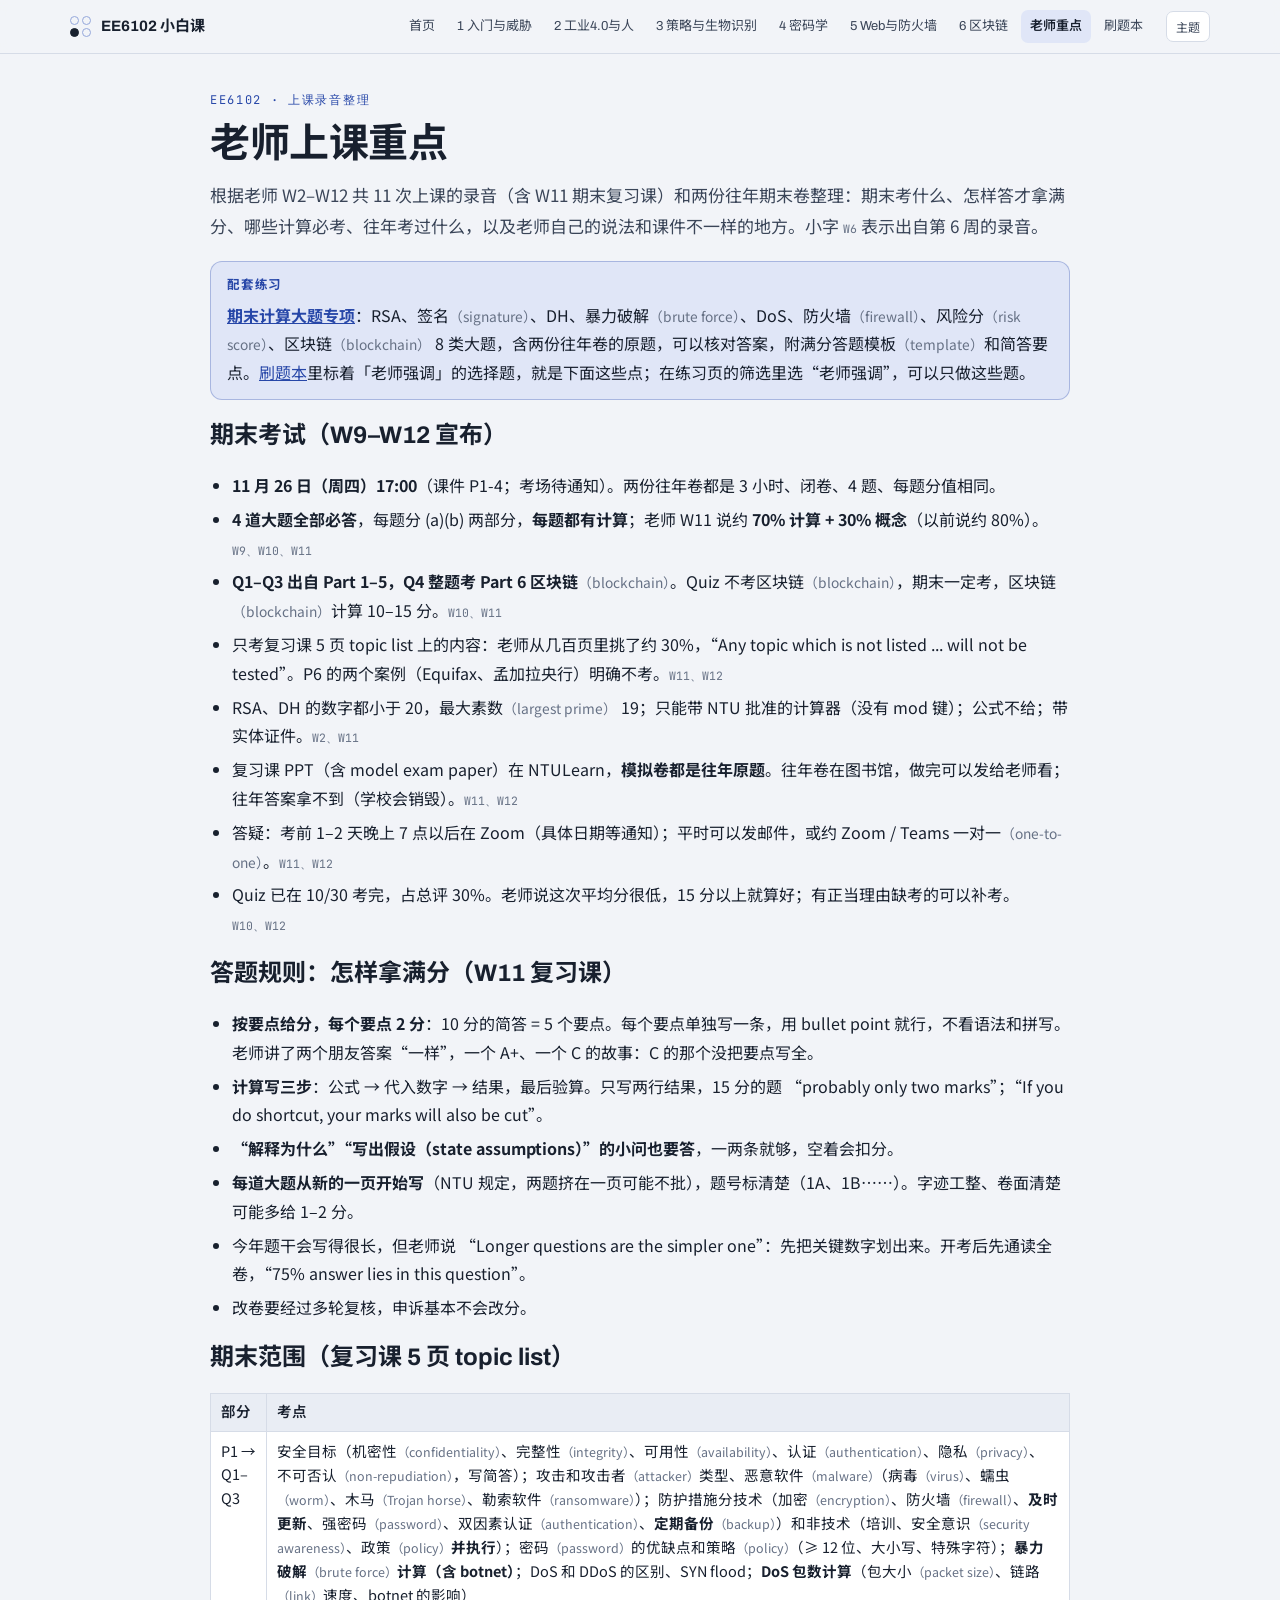
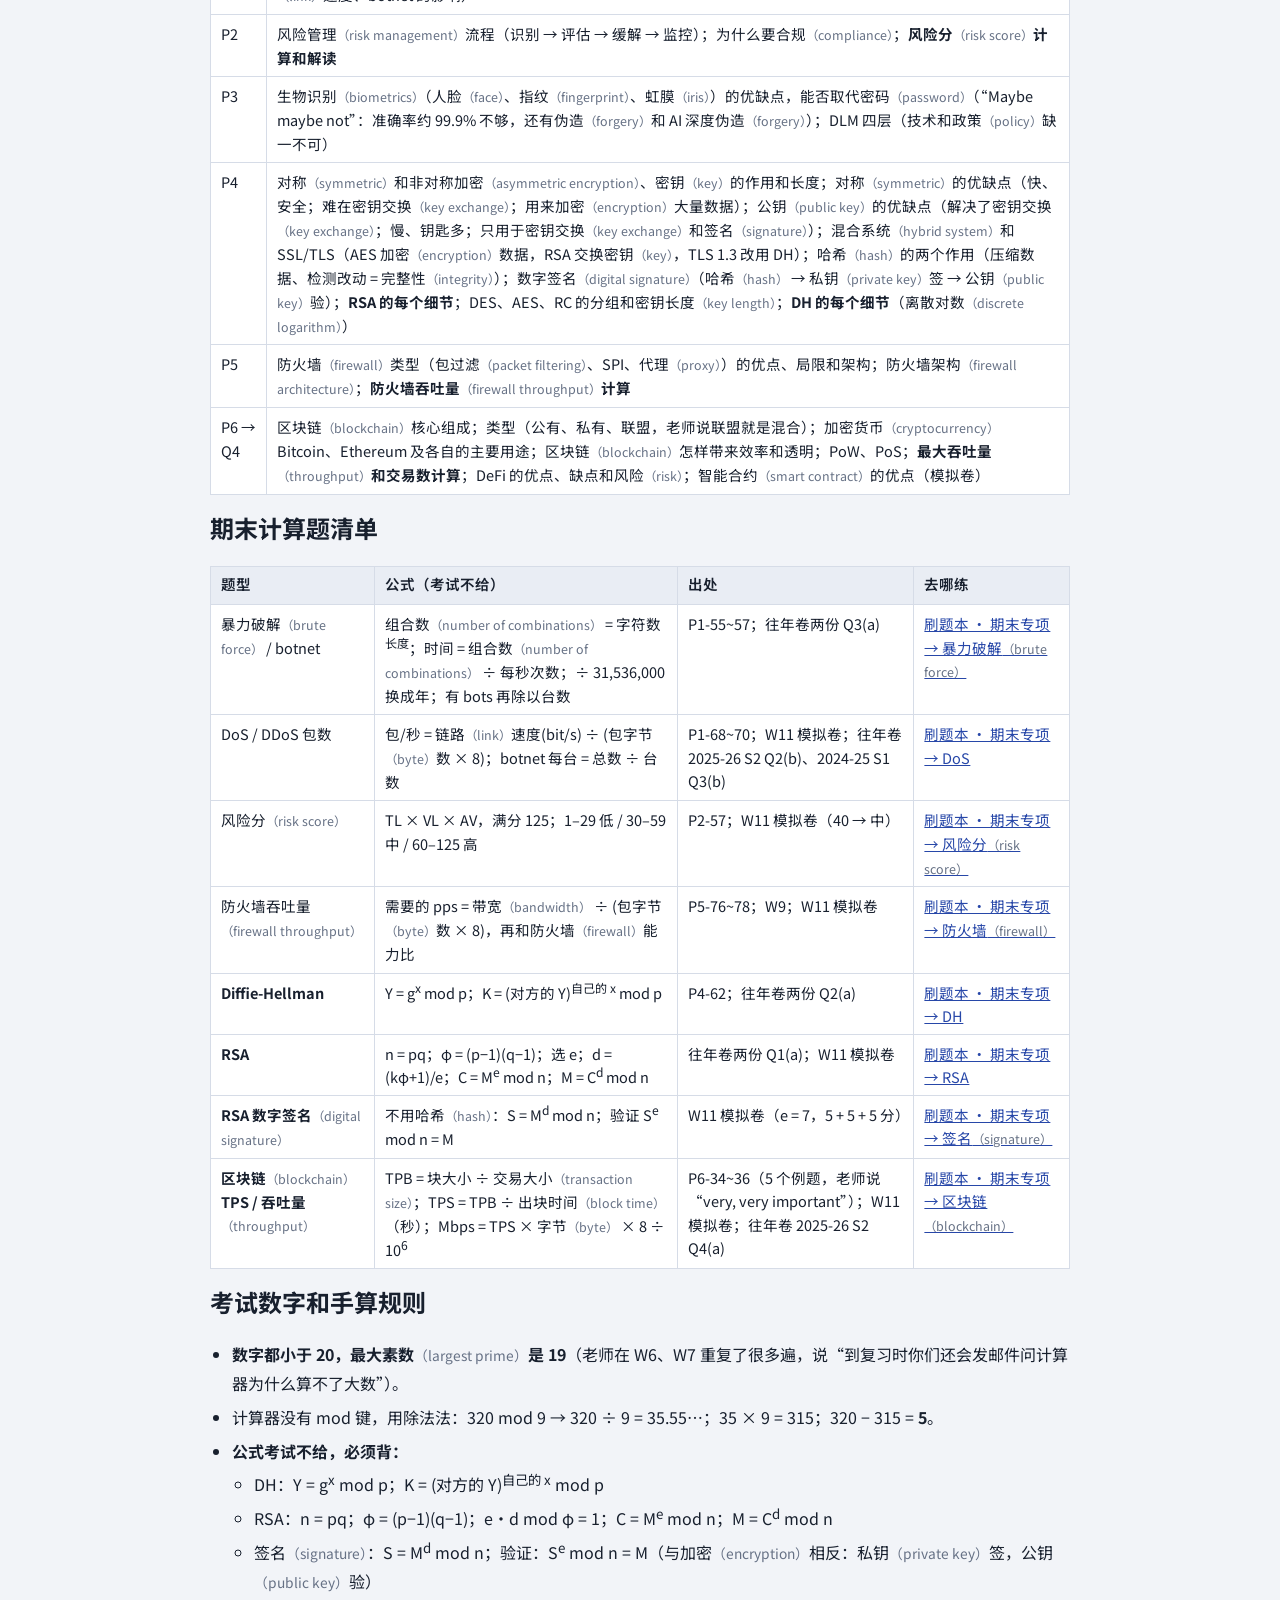
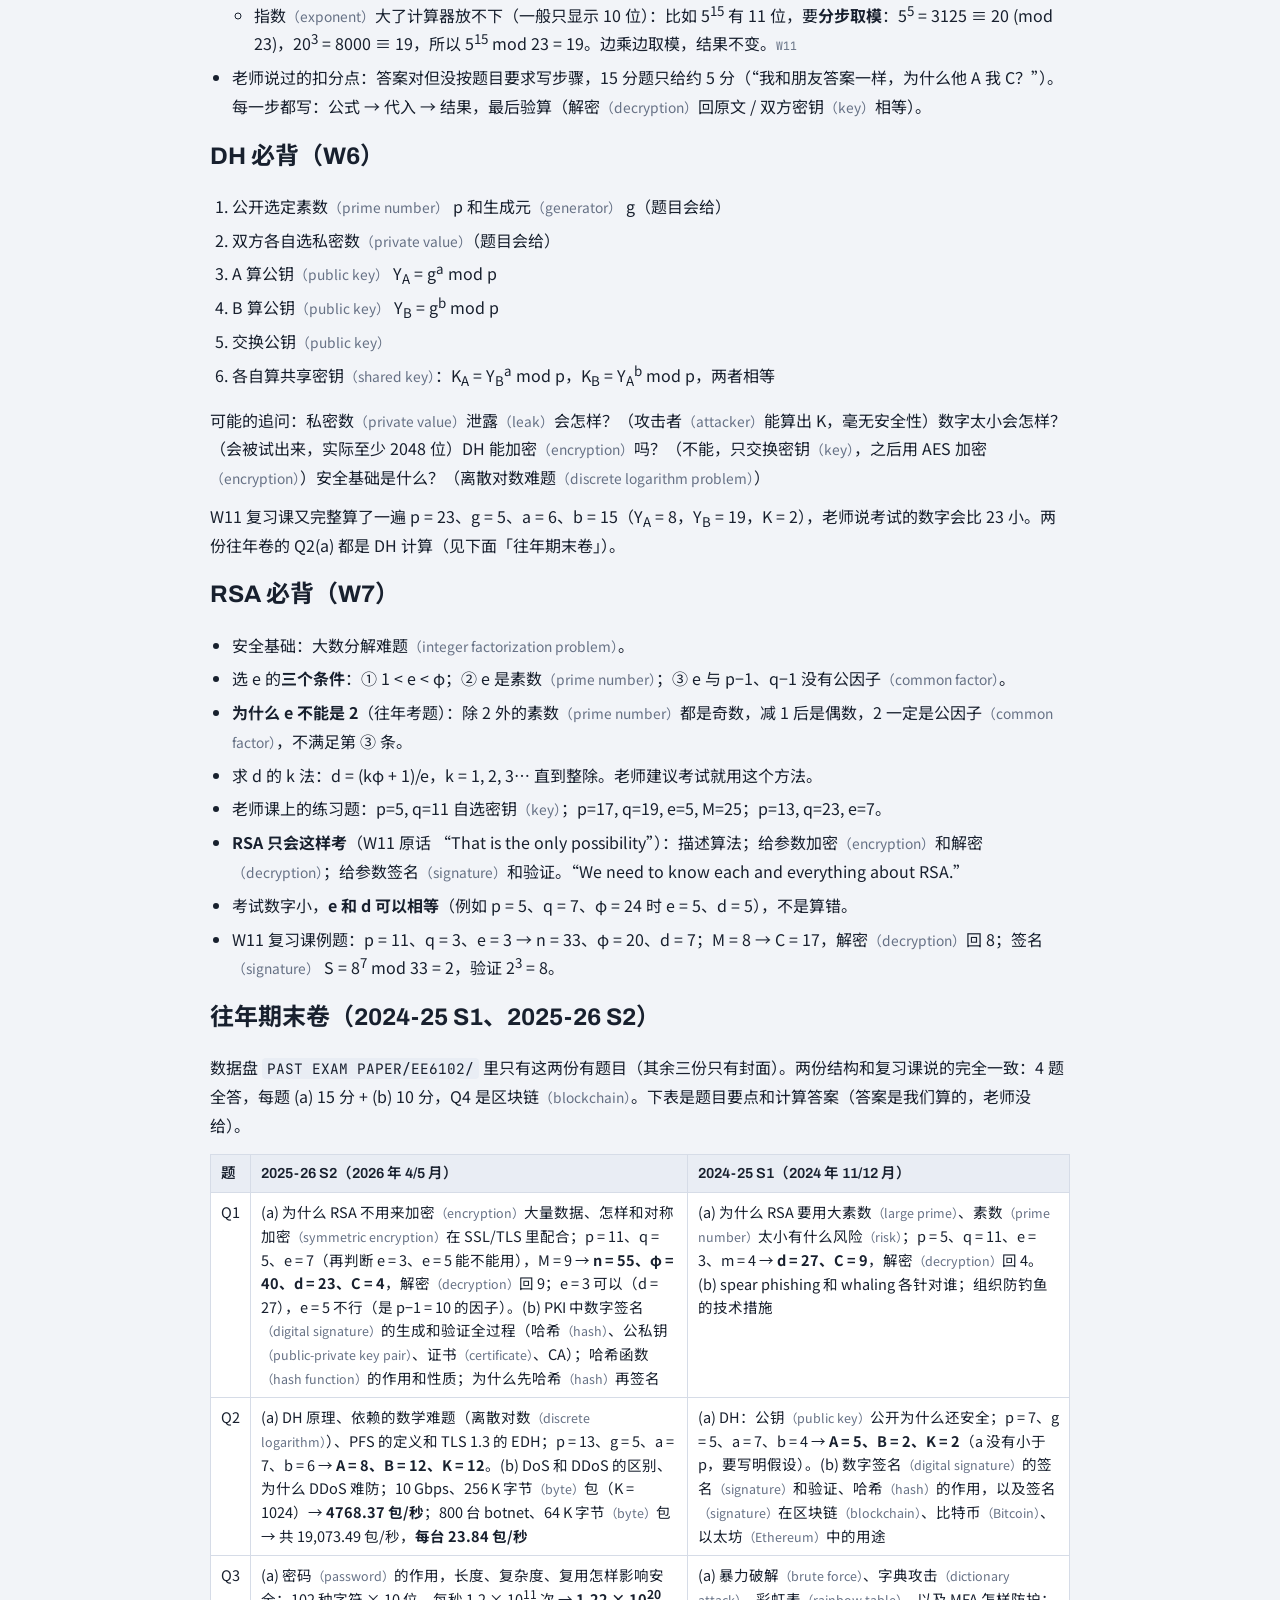
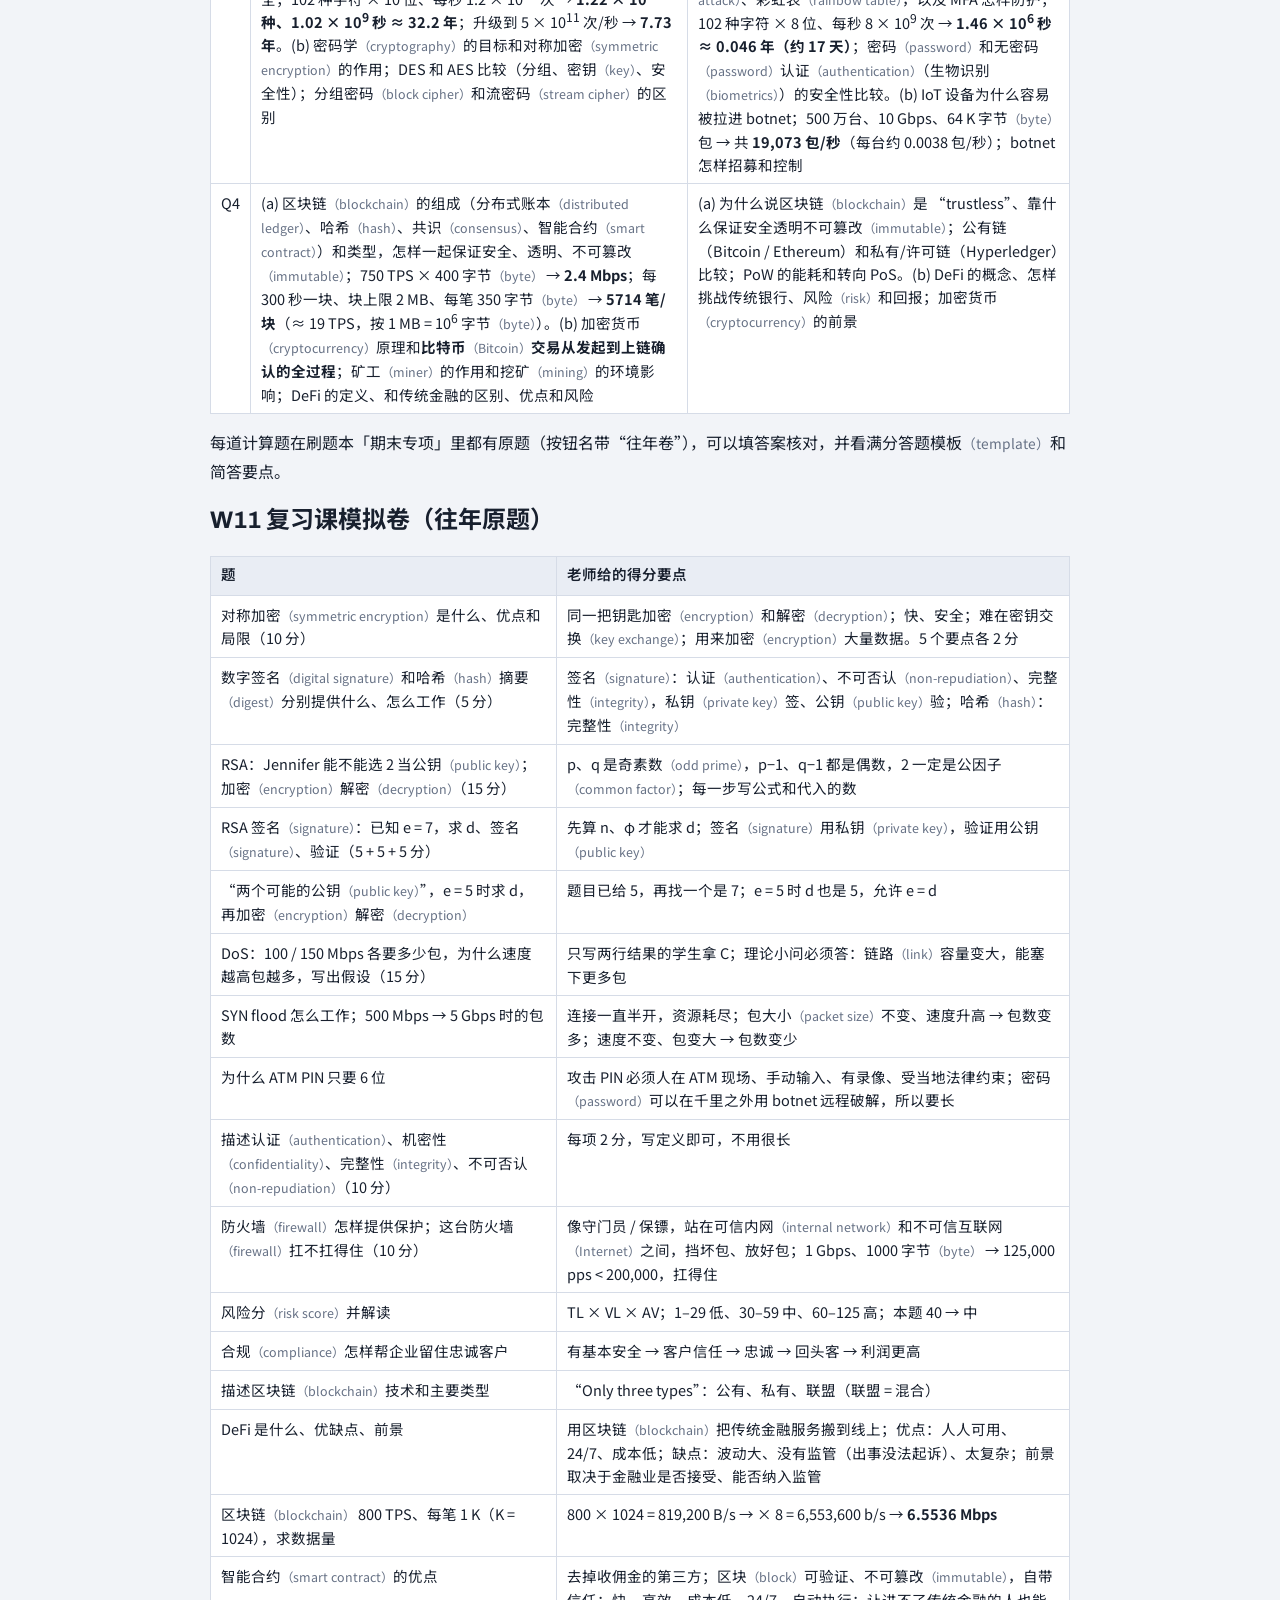
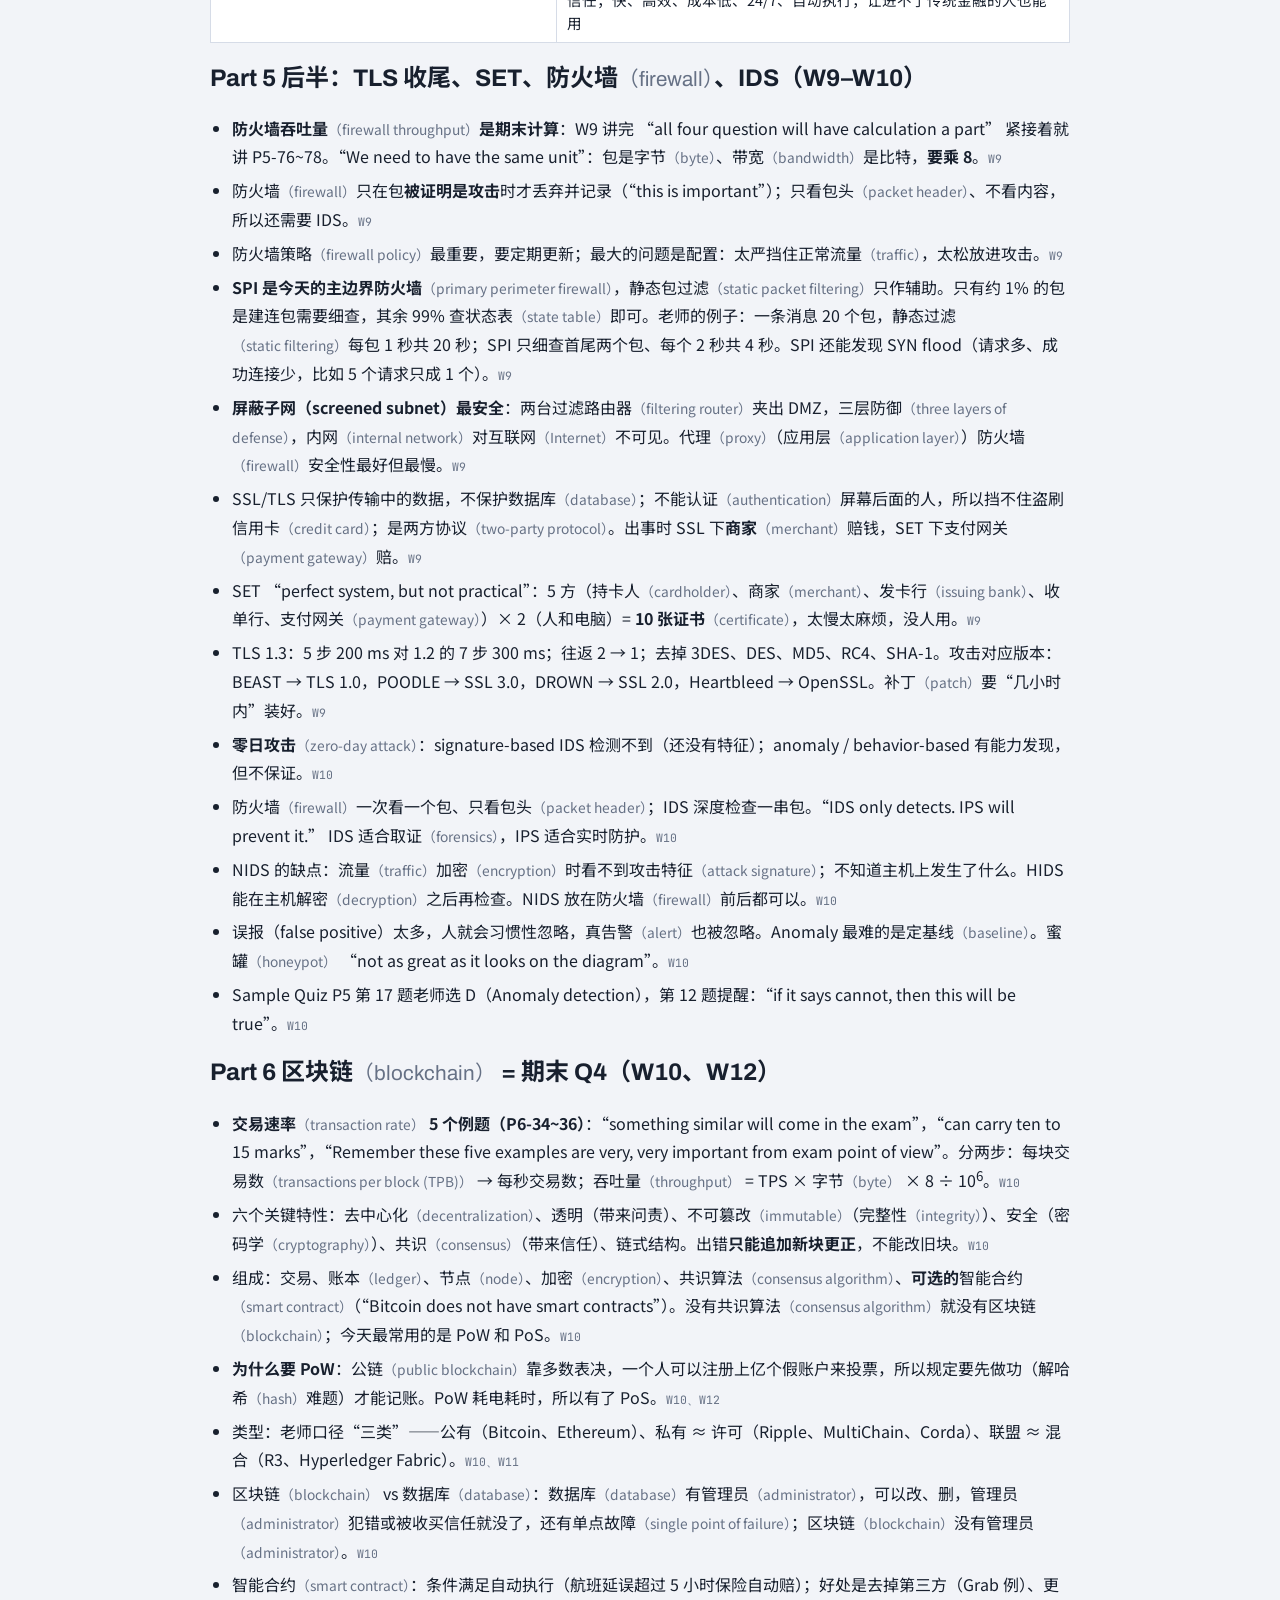
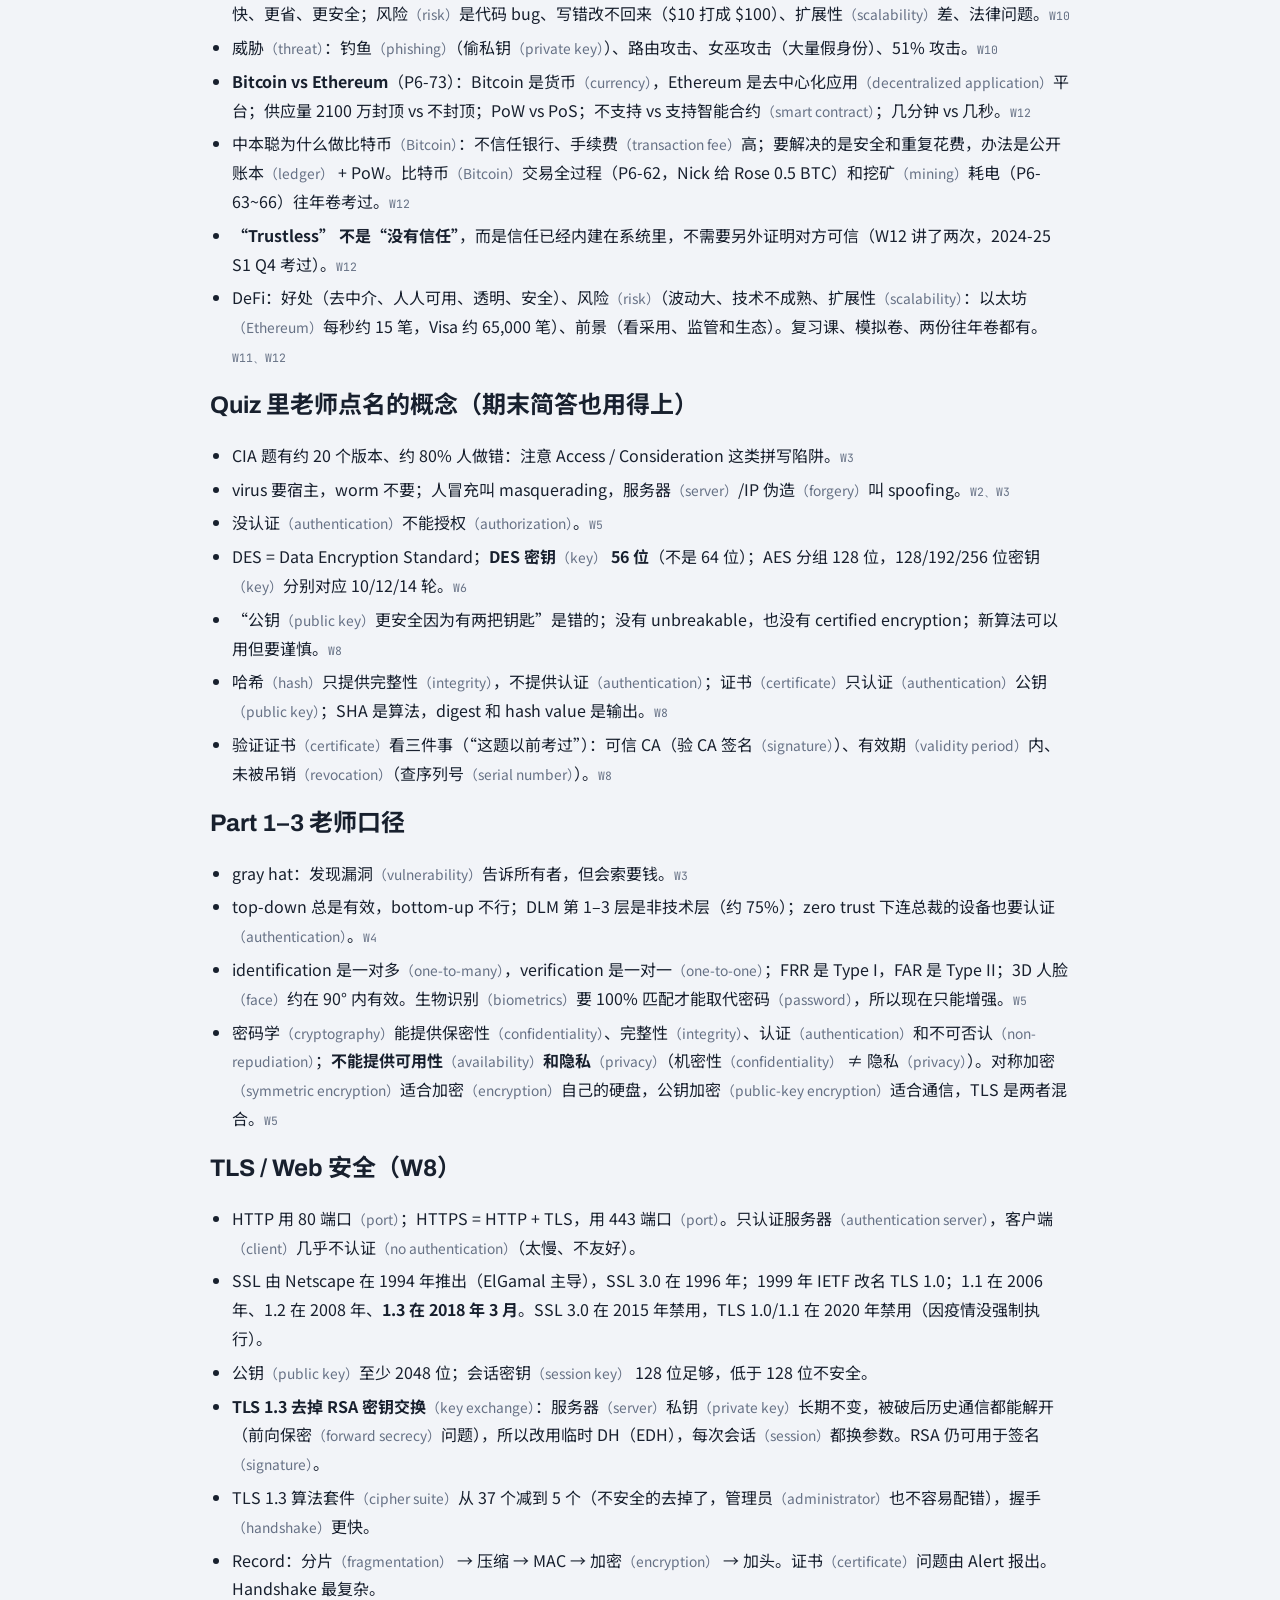
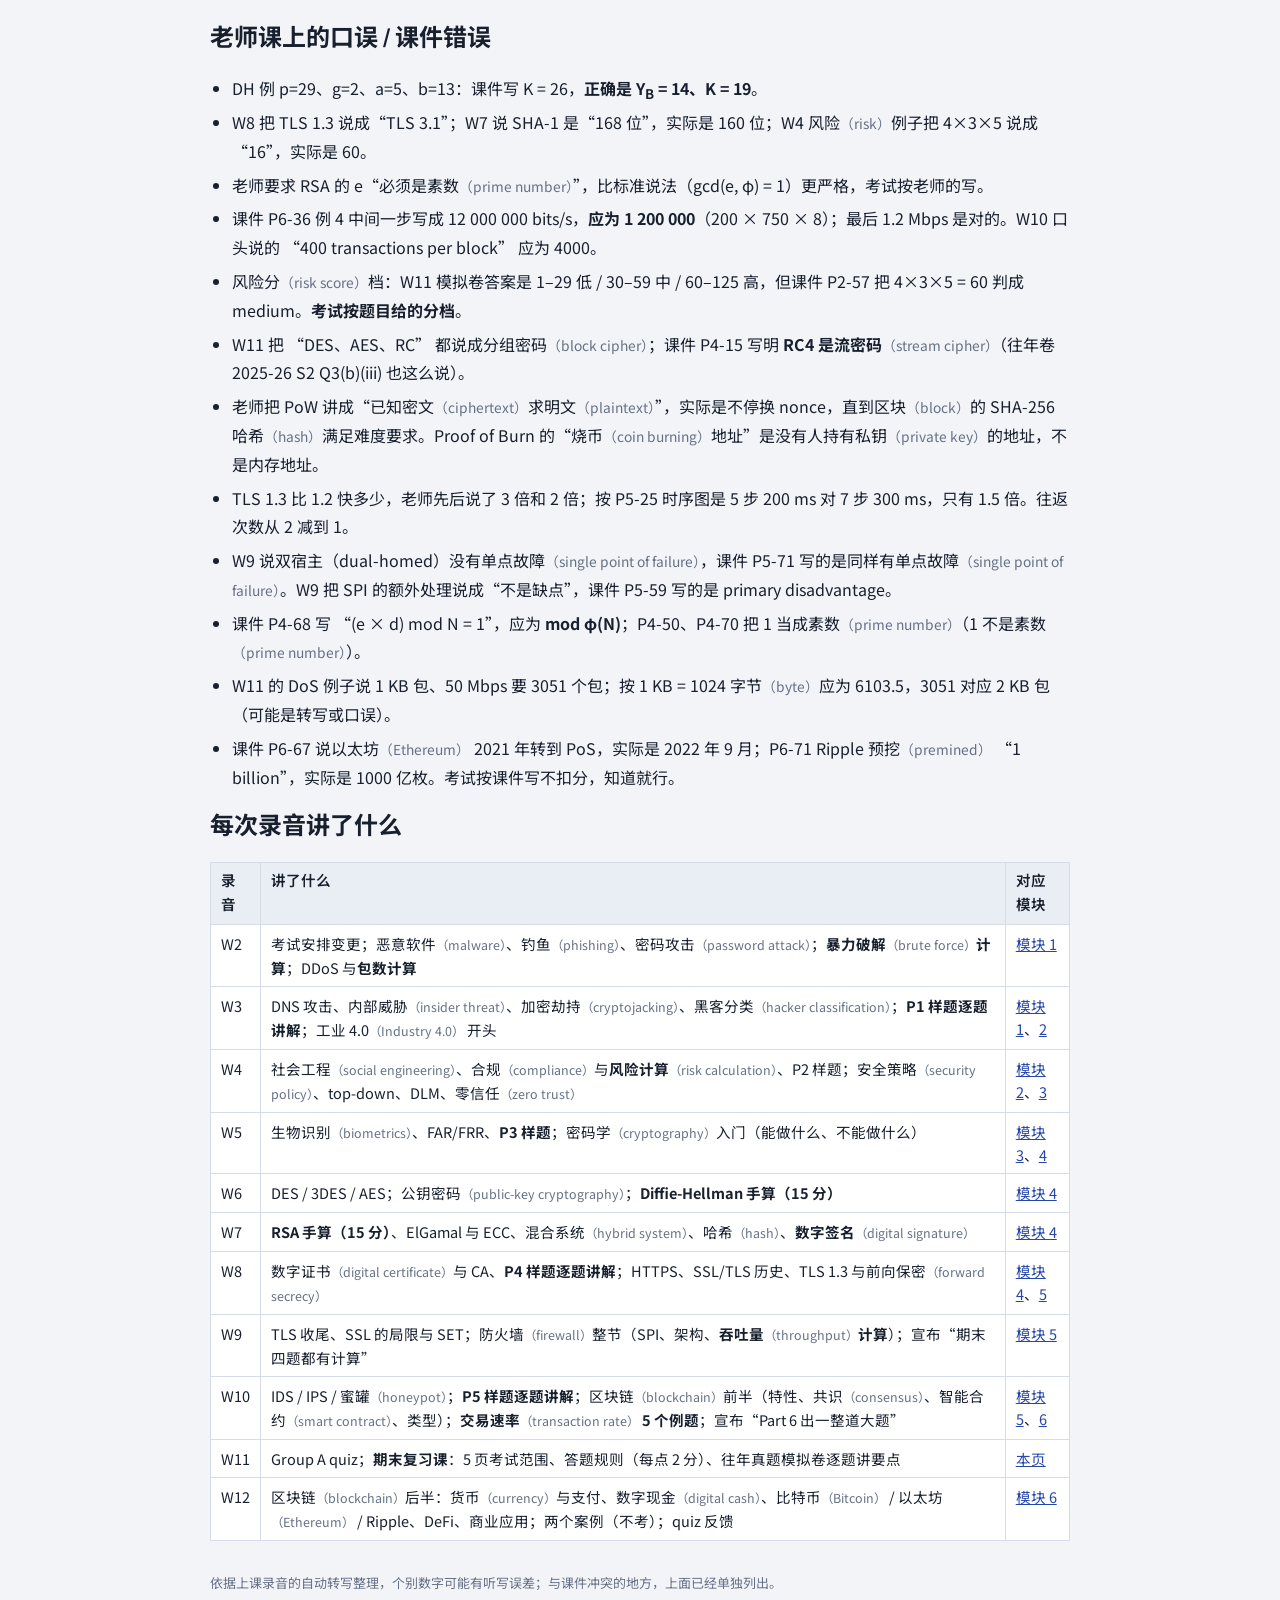
<file: teacher.html>
<!doctype html>
<html lang="zh-CN">
<head>
<meta charset="utf-8">
<meta name="viewport" content="width=device-width, initial-scale=1, viewport-fit=cover">
<title>老师上课重点 · EE6102</title>
<meta name="description" content="EE6102 老师上课录音（W2–W12，含 W11 期末复习课）和两份往年期末卷整理：期末范围、答题规则、必考计算、往年真题和老师的口径。">
<link rel="preconnect" href="https://fonts.googleapis.com"><link rel="preconnect" href="https://fonts.gstatic.com" crossorigin>
<link rel="stylesheet" href="https://fonts.googleapis.com/css2?family=Archivo:wdth,wght@62..125,400..700&family=JetBrains+Mono:wght@400;600&family=Noto+Sans+SC:wght@400;500;700&family=Source+Serif+4:ital,opsz,wght@0,8..60,400;0,8..60,600;1,8..60,400&display=swap">
<link rel="stylesheet" href="assets/style.css">
</head>
<body data-page="teacher">
<header class="top"><div class="top-in">
  <a class="logo" href="index.html"><span class="marks" aria-hidden="true"><i></i><i></i><i class="on"></i><i></i></span><b>EE6102 小白课</b></a>
  <span class="sp"></span>
  <nav aria-label="模块导航"><a href="index.html">首页</a><a href="m1.html">1 入门与威胁</a><a href="m2.html">2 工业4.0与人</a><a href="m3.html">3 策略与生物识别</a><a href="m4.html">4 密码学</a><a href="m5.html">5 Web与防火墙</a><a href="m6.html">6 区块链</a><a class="on" href="teacher.html">老师重点</a><a href="practice.html">刷题本</a></nav>
  <button class="themeb" type="button">主题</button>
</div></header>
<main class="lesson" style="max-width:900px;margin:0 auto;padding:36px 20px 80px">
<p class="eyebrow">EE6102 · 上课录音整理</p>
<h1 class="title">老师上课重点</h1>
<p class="lede">根据老师 W2–W12 共 11 次上课的录音（含 W11 期末复习课）和两份往年期末卷整理：期末考什么、怎样答才拿满分、哪些计算必考、往年考过什么，以及老师自己的说法和课件不一样的地方。小字 <span class="ref">W6</span> 表示出自第 6 周的录音。</p>
<div class="exam box"><span class="bt">配套练习</span><p><a href="practice.html#exam"><b>期末计算大题专项</b></a>：RSA、签名<span class="zhen">（signature）</span>、DH、暴力破解<span class="zhen">（brute force）</span>、DoS、防火墙<span class="zhen">（firewall）</span>、风险分<span class="zhen">（risk score）</span>、区块链<span class="zhen">（blockchain）</span> 8 类大题，含两份往年卷的原题，可以核对答案，附满分答题模板<span class="zhen">（template）</span>和简答要点。<a href="practice.html#practice">刷题本</a>里标着「老师强调」的选择题，就是下面这些点；在练习页的筛选里选“老师强调”，可以只做这些题。</p></div>
<h2>期末考试（W9–W12 宣布）</h2>
<ul>
<li><b>11 月 26 日（周四）17:00</b>（课件 P1-4；考场待通知）。两份往年卷都是 3 小时、闭卷、4 题、每题分值相同。</li>
<li><b>4 道大题全部必答</b>，每题分 (a)(b) 两部分，<b>每题都有计算</b>；老师 W11 说约 <b>70% 计算 + 30% 概念</b>（以前说约 80%）。<span class="ref">W9、W10、W11</span></li>
<li><b>Q1–Q3 出自 Part 1–5，Q4 整题考 Part 6 区块链<span class="zhen">（blockchain）</span></b>。Quiz 不考区块链<span class="zhen">（blockchain）</span>，期末一定考，区块链<span class="zhen">（blockchain）</span>计算 10–15 分。<span class="ref">W10、W11</span></li>
<li>只考复习课 5 页 topic list 上的内容：老师从几百页里挑了约 30%，“Any topic which is not listed ... will not be tested”。P6 的两个案例（Equifax、孟加拉央行）明确不考。<span class="ref">W11、W12</span></li>
<li>RSA、DH 的数字都小于 20，最大素数<span class="zhen">（largest prime）</span> 19；只能带 NTU 批准的计算器（没有 mod 键）；公式不给；带实体证件。<span class="ref">W2、W11</span></li>
<li>复习课 PPT（含 model exam paper）在 NTULearn，<b>模拟卷都是往年原题</b>。往年卷在图书馆，做完可以发给老师看；往年答案拿不到（学校会销毁）。<span class="ref">W11、W12</span></li>
<li>答疑：考前 1–2 天晚上 7 点以后在 Zoom（具体日期等通知）；平时可以发邮件，或约 Zoom / Teams 一对一<span class="zhen">（one-to-one）</span>。<span class="ref">W11、W12</span></li>
<li>Quiz 已在 10/30 考完，占总评 30%。老师说这次平均分很低，15 分以上就算好；有正当理由缺考的可以补考。<span class="ref">W10、W12</span></li>
</ul>
<h2>答题规则：怎样拿满分（W11 复习课）</h2>
<ul>
<li><b>按要点给分，每个要点 2 分</b>：10 分的简答 = 5 个要点。每个要点单独写一条，用 bullet point 就行，不看语法和拼写。老师讲了两个朋友答案“一样”，一个 A+、一个 C 的故事：C 的那个没把要点写全。</li>
<li><b>计算写三步</b>：公式 → 代入数字 → 结果，最后验算。只写两行结果，15 分的题 “probably only two marks”；“If you do shortcut, your marks will also be cut”。</li>
<li><b>“解释为什么”“写出假设（state assumptions）”的小问也要答</b>，一两条就够，空着会扣分。</li>
<li><b>每道大题从新的一页开始写</b>（NTU 规定，两题挤在一页可能不批），题号标清楚（1A、1B……）。字迹工整、卷面清楚可能多给 1–2 分。</li>
<li>今年题干会写得很长，但老师说 “Longer questions are the simpler one”：先把关键数字划出来。开考后先通读全卷，“75% answer lies in this question”。</li>
<li>改卷要经过多轮复核，申诉基本不会改分。</li>
</ul>
<h2>期末范围（复习课 5 页 topic list）</h2>
<div class="tbl"><table><tr><th>部分</th><th>考点</th></tr>
<tr><td>P1 → Q1–Q3</td><td>安全目标（机密性<span class="zhen">（confidentiality）</span>、完整性<span class="zhen">（integrity）</span>、可用性<span class="zhen">（availability）</span>、认证<span class="zhen">（authentication）</span>、隐私<span class="zhen">（privacy）</span>、不可否认<span class="zhen">（non-repudiation）</span>，写简答）；攻击和攻击者<span class="zhen">（attacker）</span>类型、恶意软件<span class="zhen">（malware）</span>（病毒<span class="zhen">（virus）</span>、蠕虫<span class="zhen">（worm）</span>、木马<span class="zhen">（Trojan horse）</span>、勒索软件<span class="zhen">（ransomware）</span>）；防护措施分技术（加密<span class="zhen">（encryption）</span>、防火墙<span class="zhen">（firewall）</span>、<b>及时更新</b>、强密码<span class="zhen">（password）</span>、双因素认证<span class="zhen">（authentication）</span>、<b>定期备份<span class="zhen">（backup）</span></b>）和非技术（培训、安全意识<span class="zhen">（security awareness）</span>、政策<span class="zhen">（policy）</span><b>并执行</b>）；密码<span class="zhen">（password）</span>的优缺点和策略<span class="zhen">（policy）</span>（≥ 12 位、大小写、特殊字符）；<b>暴力破解<span class="zhen">（brute force）</span>计算（含 botnet）</b>；DoS 和 DDoS 的区别、SYN flood；<b>DoS 包数计算</b>（包大小<span class="zhen">（packet size）</span>、链路<span class="zhen">（link）</span>速度、botnet 的影响）</td></tr>
<tr><td>P2</td><td>风险管理<span class="zhen">（risk management）</span>流程（识别 → 评估 → 缓解 → 监控）；为什么要合规<span class="zhen">（compliance）</span>；<b>风险分<span class="zhen">（risk score）</span>计算和解读</b></td></tr>
<tr><td>P3</td><td>生物识别<span class="zhen">（biometrics）</span>（人脸<span class="zhen">（face）</span>、指纹<span class="zhen">（fingerprint）</span>、虹膜<span class="zhen">（iris）</span>）的优缺点，能否取代密码<span class="zhen">（password）</span>（“Maybe maybe not”：准确率约 99.9% 不够，还有伪造<span class="zhen">（forgery）</span>和 AI 深度伪造<span class="zhen">（forgery）</span>）；DLM 四层（技术和政策<span class="zhen">（policy）</span>缺一不可）</td></tr>
<tr><td>P4</td><td>对称<span class="zhen">（symmetric）</span>和非对称加密<span class="zhen">（asymmetric encryption）</span>、密钥<span class="zhen">（key）</span>的作用和长度；对称<span class="zhen">（symmetric）</span>的优缺点（快、安全；难在密钥交换<span class="zhen">（key exchange）</span>；用来加密<span class="zhen">（encryption）</span>大量数据）；公钥<span class="zhen">（public key）</span>的优缺点（解决了密钥交换<span class="zhen">（key exchange）</span>；慢、钥匙多；只用于密钥交换<span class="zhen">（key exchange）</span>和签名<span class="zhen">（signature）</span>）；混合系统<span class="zhen">（hybrid system）</span>和 SSL/TLS（AES 加密<span class="zhen">（encryption）</span>数据，RSA 交换密钥<span class="zhen">（key）</span>，TLS 1.3 改用 DH）；哈希<span class="zhen">（hash）</span>的两个作用（压缩数据、检测改动 = 完整性<span class="zhen">（integrity）</span>）；数字签名<span class="zhen">（digital signature）</span>（哈希<span class="zhen">（hash）</span> → 私钥<span class="zhen">（private key）</span>签 → 公钥<span class="zhen">（public key）</span>验）；<b>RSA 的每个细节</b>；DES、AES、RC 的分组和密钥长度<span class="zhen">（key length）</span>；<b>DH 的每个细节</b>（离散对数<span class="zhen">（discrete logarithm）</span>）</td></tr>
<tr><td>P5</td><td>防火墙<span class="zhen">（firewall）</span>类型（包过滤<span class="zhen">（packet filtering）</span>、SPI、代理<span class="zhen">（proxy）</span>）的优点、局限和架构；防火墙架构<span class="zhen">（firewall architecture）</span>；<b>防火墙吞吐量<span class="zhen">（firewall throughput）</span>计算</b></td></tr>
<tr><td>P6 → Q4</td><td>区块链<span class="zhen">（blockchain）</span>核心组成；类型（公有、私有、联盟，老师说联盟就是混合）；加密货币<span class="zhen">（cryptocurrency）</span> Bitcoin、Ethereum 及各自的主要用途；区块链<span class="zhen">（blockchain）</span>怎样带来效率和透明；PoW、PoS；<b>最大吞吐量<span class="zhen">（throughput）</span>和交易数计算</b>；DeFi 的优点、缺点和风险<span class="zhen">（risk）</span>；智能合约<span class="zhen">（smart contract）</span>的优点（模拟卷）</td></tr>
</table></div>
<h2>期末计算题清单</h2>
<div class="tbl"><table><tr><th>题型</th><th>公式（考试不给）</th><th>出处</th><th>去哪练</th></tr>
<tr><td>暴力破解<span class="zhen">（brute force）</span> / botnet</td><td>组合数<span class="zhen">（number of combinations）</span> = 字符数<sup>长度</sup>；时间 = 组合数<span class="zhen">（number of combinations）</span> ÷ 每秒次数；÷ 31,536,000 换成年；有 bots 再除以台数</td><td>P1-55~57；往年卷两份 Q3(a)</td><td><a href="practice.html#exam">刷题本 · 期末专项 → 暴力破解<span class="zhen">（brute force）</span></a></td></tr>
<tr><td>DoS / DDoS 包数</td><td>包/秒 = 链路<span class="zhen">（link）</span>速度(bit/s) ÷ (包字节<span class="zhen">（byte）</span>数 × 8)；botnet 每台 = 总数 ÷ 台数</td><td>P1-68~70；W11 模拟卷；往年卷 2025-26 S2 Q2(b)、2024-25 S1 Q3(b)</td><td><a href="practice.html#exam">刷题本 · 期末专项 → DoS</a></td></tr>
<tr><td>风险分<span class="zhen">（risk score）</span></td><td>TL × VL × AV，满分 125；1–29 低 / 30–59 中 / 60–125 高</td><td>P2-57；W11 模拟卷（40 → 中）</td><td><a href="practice.html#exam">刷题本 · 期末专项 → 风险分<span class="zhen">（risk score）</span></a></td></tr>
<tr><td>防火墙吞吐量<span class="zhen">（firewall throughput）</span></td><td>需要的 pps = 带宽<span class="zhen">（bandwidth）</span> ÷ (包字节<span class="zhen">（byte）</span>数 × 8)，再和防火墙<span class="zhen">（firewall）</span>能力比</td><td>P5-76~78；W9；W11 模拟卷</td><td><a href="practice.html#exam">刷题本 · 期末专项 → 防火墙<span class="zhen">（firewall）</span></a></td></tr>
<tr><td><b>Diffie-Hellman</b></td><td>Y = g<sup>x</sup> mod p；K = (对方的 Y)<sup>自己的 x</sup> mod p</td><td>P4-62；往年卷两份 Q2(a)</td><td><a href="practice.html#exam">刷题本 · 期末专项 → DH</a></td></tr>
<tr><td><b>RSA</b></td><td>n = pq；φ = (p−1)(q−1)；选 e；d = (kφ+1)/e；C = M<sup>e</sup> mod n；M = C<sup>d</sup> mod n</td><td>往年卷两份 Q1(a)；W11 模拟卷</td><td><a href="practice.html#exam">刷题本 · 期末专项 → RSA</a></td></tr>
<tr><td><b>RSA 数字签名<span class="zhen">（digital signature）</span></b></td><td>不用哈希<span class="zhen">（hash）</span>：S = M<sup>d</sup> mod n；验证 S<sup>e</sup> mod n = M</td><td>W11 模拟卷（e = 7，5 + 5 + 5 分）</td><td><a href="practice.html#exam">刷题本 · 期末专项 → 签名<span class="zhen">（signature）</span></a></td></tr>
<tr><td><b>区块链<span class="zhen">（blockchain）</span> TPS / 吞吐量<span class="zhen">（throughput）</span></b></td><td>TPB = 块大小 ÷ 交易大小<span class="zhen">（transaction size）</span>；TPS = TPB ÷ 出块时间<span class="zhen">（block time）</span>（秒）；Mbps = TPS × 字节<span class="zhen">（byte）</span> × 8 ÷ 10<sup>6</sup></td><td>P6-34~36（5 个例题，老师说 “very, very important”）；W11 模拟卷；往年卷 2025-26 S2 Q4(a)</td><td><a href="practice.html#exam">刷题本 · 期末专项 → 区块链<span class="zhen">（blockchain）</span></a></td></tr>
</table></div>
<h2>考试数字和手算规则</h2>
<ul>
<li><b>数字都小于 20，最大素数<span class="zhen">（largest prime）</span>是 19</b>（老师在 W6、W7 重复了很多遍，说“到复习时你们还会发邮件问计算器为什么算不了大数”）。</li>
<li>计算器没有 mod 键，用除法法：320 mod 9 → 320 ÷ 9 = 35.55…；35 × 9 = 315；320 − 315 = <b>5</b>。</li>
<li><b>公式考试不给，必须背：</b>
  <ul>
  <li>DH：Y = g<sup>x</sup> mod p；K = (对方的 Y)<sup>自己的 x</sup> mod p</li>
  <li>RSA：n = pq；φ = (p−1)(q−1)；e·d mod φ = 1；C = M<sup>e</sup> mod n；M = C<sup>d</sup> mod n</li>
  <li>签名<span class="zhen">（signature）</span>：S = M<sup>d</sup> mod n；验证：S<sup>e</sup> mod n = M（与加密<span class="zhen">（encryption）</span>相反：私钥<span class="zhen">（private key）</span>签，公钥<span class="zhen">（public key）</span>验）</li>
  <li>指数<span class="zhen">（exponent）</span>大了计算器放不下（一般只显示 10 位）：比如 5<sup>15</sup> 有 11 位，要<b>分步取模</b>：5<sup>5</sup> = 3125 ≡ 20 (mod 23)，20<sup>3</sup> = 8000 ≡ 19，所以 5<sup>15</sup> mod 23 = 19。边乘边取模，结果不变。<span class="ref">W11</span></li>
</ul></li>
<li>老师说过的扣分点：答案对但没按题目要求写步骤，15 分题只给约 5 分（“我和朋友答案一样，为什么他 A 我 C？”）。每一步都写：公式 → 代入 → 结果，最后验算（解密<span class="zhen">（decryption）</span>回原文 / 双方密钥<span class="zhen">（key）</span>相等）。</li>
</ul>
<h2>DH 必背（W6）</h2>
<ol><li>公开选定素数<span class="zhen">（prime number）</span> p 和生成元<span class="zhen">（generator）</span> g（题目会给）</li><li>双方各自选私密数<span class="zhen">（private value）</span>（题目会给）</li><li>A 算公钥<span class="zhen">（public key）</span> Y<sub>A</sub> = g<sup>a</sup> mod p</li><li>B 算公钥<span class="zhen">（public key）</span> Y<sub>B</sub> = g<sup>b</sup> mod p</li><li>交换公钥<span class="zhen">（public key）</span></li><li>各自算共享密钥<span class="zhen">（shared key）</span>：K<sub>A</sub> = Y<sub>B</sub><sup>a</sup> mod p，K<sub>B</sub> = Y<sub>A</sub><sup>b</sup> mod p，两者相等</li></ol>
<p>可能的追问：私密数<span class="zhen">（private value）</span>泄露<span class="zhen">（leak）</span>会怎样？（攻击者<span class="zhen">（attacker）</span>能算出 K，毫无安全性）数字太小会怎样？（会被试出来，实际至少 2048 位）DH 能加密<span class="zhen">（encryption）</span>吗？（不能，只交换密钥<span class="zhen">（key）</span>，之后用 AES 加密<span class="zhen">（encryption）</span>）安全基础是什么？（离散对数难题<span class="zhen">（discrete logarithm problem）</span>）</p>
<p>W11 复习课又完整算了一遍 p = 23、g = 5、a = 6、b = 15（Y<sub>A</sub> = 8，Y<sub>B</sub> = 19，K = 2），老师说考试的数字会比 23 小。两份往年卷的 Q2(a) 都是 DH 计算（见下面「往年期末卷」）。</p>
<h2>RSA 必背（W7）</h2>
<ul><li>安全基础：大数分解难题<span class="zhen">（integer factorization problem）</span>。</li>
<li>选 e 的<b>三个条件</b>：① 1 &lt; e &lt; φ；② e 是素数<span class="zhen">（prime number）</span>；③ e 与 p−1、q−1 没有公因子<span class="zhen">（common factor）</span>。</li>
<li><b>为什么 e 不能是 2</b>（往年考题）：除 2 外的素数<span class="zhen">（prime number）</span>都是奇数，减 1 后是偶数，2 一定是公因子<span class="zhen">（common factor）</span>，不满足第 ③ 条。</li>
<li>求 d 的 k 法：d = (kφ + 1)/e，k = 1, 2, 3… 直到整除。老师建议考试就用这个方法。</li>
<li>老师课上的练习题：p=5, q=11 自选密钥<span class="zhen">（key）</span>；p=17, q=19, e=5, M=25；p=13, q=23, e=7。</li><li><b>RSA 只会这样考</b>（W11 原话 “That is the only possibility”）：描述算法；给参数加密<span class="zhen">（encryption）</span>和解密<span class="zhen">（decryption）</span>；给参数签名<span class="zhen">（signature）</span>和验证。“We need to know each and everything about RSA.”</li>
<li>考试数字小，<b>e 和 d 可以相等</b>（例如 p = 5、q = 7、φ = 24 时 e = 5、d = 5），不是算错。</li>
<li>W11 复习课例题：p = 11、q = 3、e = 3 → n = 33、φ = 20、d = 7；M = 8 → C = 17，解密<span class="zhen">（decryption）</span>回 8；签名<span class="zhen">（signature）</span> S = 8<sup>7</sup> mod 33 = 2，验证 2<sup>3</sup> = 8。</li>
</ul>
<h2>往年期末卷（2024-25 S1、2025-26 S2）</h2>
<p>数据盘 <code>PAST EXAM PAPER/EE6102/</code> 里只有这两份有题目（其余三份只有封面）。两份结构和复习课说的完全一致：4 题全答，每题 (a) 15 分 + (b) 10 分，Q4 是区块链<span class="zhen">（blockchain）</span>。下表是题目要点和计算答案（答案是我们算的，老师没给）。</p>
<div class="tbl"><table><tr><th>题</th><th>2025-26 S2（2026 年 4/5 月）</th><th>2024-25 S1（2024 年 11/12 月）</th></tr>
<tr><td>Q1</td><td>(a) 为什么 RSA 不用来加密<span class="zhen">（encryption）</span>大量数据、怎样和对称加密<span class="zhen">（symmetric encryption）</span>在 SSL/TLS 里配合；p = 11、q = 5、e = 7（再判断 e = 3、e = 5 能不能用），M = 9 → <b>n = 55、φ = 40、d = 23、C = 4</b>，解密<span class="zhen">（decryption）</span>回 9；e = 3 可以（d = 27），e = 5 不行（是 p−1 = 10 的因子）。(b) PKI 中数字签名<span class="zhen">（digital signature）</span>的生成和验证全过程（哈希<span class="zhen">（hash）</span>、公私钥<span class="zhen">（public-private key pair）</span>、证书<span class="zhen">（certificate）</span>、CA）；哈希函数<span class="zhen">（hash function）</span>的作用和性质；为什么先哈希<span class="zhen">（hash）</span>再签名</td><td>(a) 为什么 RSA 要用大素数<span class="zhen">（large prime）</span>、素数<span class="zhen">（prime number）</span>太小有什么风险<span class="zhen">（risk）</span>；p = 5、q = 11、e = 3、m = 4 → <b>d = 27、C = 9</b>，解密<span class="zhen">（decryption）</span>回 4。(b) spear phishing 和 whaling 各针对谁；组织防钓鱼的技术措施</td></tr>
<tr><td>Q2</td><td>(a) DH 原理、依赖的数学难题（离散对数<span class="zhen">（discrete logarithm）</span>）、PFS 的定义和 TLS 1.3 的 EDH；p = 13、g = 5、a = 7、b = 6 → <b>A = 8、B = 12、K = 12</b>。(b) DoS 和 DDoS 的区别、为什么 DDoS 难防；10 Gbps、256 K 字节<span class="zhen">（byte）</span>包（K = 1024）→ <b>4768.37 包/秒</b>；800 台 botnet、64 K 字节<span class="zhen">（byte）</span>包 → 共 19,073.49 包/秒，<b>每台 23.84 包/秒</b></td><td>(a) DH：公钥<span class="zhen">（public key）</span>公开为什么还安全；p = 7、g = 5、a = 7、b = 4 → <b>A = 5、B = 2、K = 2</b>（a 没有小于 p，要写明假设）。(b) 数字签名<span class="zhen">（digital signature）</span>的签名<span class="zhen">（signature）</span>和验证、哈希<span class="zhen">（hash）</span>的作用，以及签名<span class="zhen">（signature）</span>在区块链<span class="zhen">（blockchain）</span>、比特币<span class="zhen">（Bitcoin）</span>、以太坊<span class="zhen">（Ethereum）</span>中的用途</td></tr>
<tr><td>Q3</td><td>(a) 密码<span class="zhen">（password）</span>的作用，长度、复杂度、复用怎样影响安全；102 种字符 × 10 位、每秒 1.2 × 10<sup>11</sup> 次 → <b>1.22 × 10<sup>20</sup> 种、1.02 × 10<sup>9</sup> 秒 ≈ 32.2 年</b>；升级到 5 × 10<sup>11</sup> 次/秒 → <b>7.73 年</b>。(b) 密码学<span class="zhen">（cryptography）</span>的目标和对称加密<span class="zhen">（symmetric encryption）</span>的作用；DES 和 AES 比较（分组、密钥<span class="zhen">（key）</span>、安全性）；分组密码<span class="zhen">（block cipher）</span>和流密码<span class="zhen">（stream cipher）</span>的区别</td><td>(a) 暴力破解<span class="zhen">（brute force）</span>、字典攻击<span class="zhen">（dictionary attack）</span>、彩虹表<span class="zhen">（rainbow table）</span>，以及 MFA 怎样防护；102 种字符 × 8 位、每秒 8 × 10<sup>9</sup> 次 → <b>1.46 × 10<sup>6</sup> 秒 ≈ 0.046 年（约 17 天）</b>；密码<span class="zhen">（password）</span>和无密码<span class="zhen">（password）</span>认证<span class="zhen">（authentication）</span>（生物识别<span class="zhen">（biometrics）</span>）的安全性比较。(b) IoT 设备为什么容易被拉进 botnet；500 万台、10 Gbps、64 K 字节<span class="zhen">（byte）</span>包 → 共 <b>19,073 包/秒</b>（每台约 0.0038 包/秒）；botnet 怎样招募和控制</td></tr>
<tr><td>Q4</td><td>(a) 区块链<span class="zhen">（blockchain）</span>的组成（分布式账本<span class="zhen">（distributed ledger）</span>、哈希<span class="zhen">（hash）</span>、共识<span class="zhen">（consensus）</span>、智能合约<span class="zhen">（smart contract）</span>）和类型，怎样一起保证安全、透明、不可篡改<span class="zhen">（immutable）</span>；750 TPS × 400 字节<span class="zhen">（byte）</span> → <b>2.4 Mbps</b>；每 300 秒一块、块上限 2 MB、每笔 350 字节<span class="zhen">（byte）</span> → <b>5714 笔/块</b>（≈ 19 TPS，按 1 MB = 10<sup>6</sup> 字节<span class="zhen">（byte）</span>）。(b) 加密货币<span class="zhen">（cryptocurrency）</span>原理和<b>比特币<span class="zhen">（Bitcoin）</span>交易从发起到上链确认的全过程</b>；矿工<span class="zhen">（miner）</span>的作用和挖矿<span class="zhen">（mining）</span>的环境影响；DeFi 的定义、和传统金融的区别、优点和风险</td><td>(a) 为什么说区块链<span class="zhen">（blockchain）</span>是 “trustless”、靠什么保证安全透明不可篡改<span class="zhen">（immutable）</span>；公有链（Bitcoin / Ethereum）和私有/许可链（Hyperledger）比较；PoW 的能耗和转向 PoS。(b) DeFi 的概念、怎样挑战传统银行、风险<span class="zhen">（risk）</span>和回报；加密货币<span class="zhen">（cryptocurrency）</span>的前景</td></tr>
</table></div>
<p>每道计算题在刷题本「期末专项」里都有原题（按钮名带“往年卷”），可以填答案核对，并看满分答题模板<span class="zhen">（template）</span>和简答要点。</p>
<h2>W11 复习课模拟卷（往年原题）</h2>
<div class="tbl"><table><tr><th>题</th><th>老师给的得分要点</th></tr>
<tr><td>对称加密<span class="zhen">（symmetric encryption）</span>是什么、优点和局限（10 分）</td><td>同一把钥匙加密<span class="zhen">（encryption）</span>和解密<span class="zhen">（decryption）</span>；快、安全；难在密钥交换<span class="zhen">（key exchange）</span>；用来加密<span class="zhen">（encryption）</span>大量数据。5 个要点各 2 分</td></tr>
<tr><td>数字签名<span class="zhen">（digital signature）</span>和哈希<span class="zhen">（hash）</span>摘要<span class="zhen">（digest）</span>分别提供什么、怎么工作（5 分）</td><td>签名<span class="zhen">（signature）</span>：认证<span class="zhen">（authentication）</span>、不可否认<span class="zhen">（non-repudiation）</span>、完整性<span class="zhen">（integrity）</span>，私钥<span class="zhen">（private key）</span>签、公钥<span class="zhen">（public key）</span>验；哈希<span class="zhen">（hash）</span>：完整性<span class="zhen">（integrity）</span></td></tr>
<tr><td>RSA：Jennifer 能不能选 2 当公钥<span class="zhen">（public key）</span>；加密<span class="zhen">（encryption）</span>解密<span class="zhen">（decryption）</span>（15 分）</td><td>p、q 是奇素数<span class="zhen">（odd prime）</span>，p−1、q−1 都是偶数，2 一定是公因子<span class="zhen">（common factor）</span>；每一步写公式和代入的数</td></tr>
<tr><td>RSA 签名<span class="zhen">（signature）</span>：已知 e = 7，求 d、签名<span class="zhen">（signature）</span>、验证（5 + 5 + 5 分）</td><td>先算 n、φ 才能求 d；签名<span class="zhen">（signature）</span>用私钥<span class="zhen">（private key）</span>，验证用公钥<span class="zhen">（public key）</span></td></tr>
<tr><td>“两个可能的公钥<span class="zhen">（public key）</span>”，e = 5 时求 d，再加密<span class="zhen">（encryption）</span>解密<span class="zhen">（decryption）</span></td><td>题目已给 5，再找一个是 7；e = 5 时 d 也是 5，允许 e = d</td></tr>
<tr><td>DoS：100 / 150 Mbps 各要多少包，为什么速度越高包越多，写出假设（15 分）</td><td>只写两行结果的学生拿 C；理论小问必须答：链路<span class="zhen">（link）</span>容量变大，能塞下更多包</td></tr>
<tr><td>SYN flood 怎么工作；500 Mbps → 5 Gbps 时的包数</td><td>连接一直半开，资源耗尽；包大小<span class="zhen">（packet size）</span>不变、速度升高 → 包数变多；速度不变、包变大 → 包数变少</td></tr>
<tr><td>为什么 ATM PIN 只要 6 位</td><td>攻击 PIN 必须人在 ATM 现场、手动输入、有录像、受当地法律约束；密码<span class="zhen">（password）</span>可以在千里之外用 botnet 远程破解，所以要长</td></tr>
<tr><td>描述认证<span class="zhen">（authentication）</span>、机密性<span class="zhen">（confidentiality）</span>、完整性<span class="zhen">（integrity）</span>、不可否认<span class="zhen">（non-repudiation）</span>（10 分）</td><td>每项 2 分，写定义即可，不用很长</td></tr>
<tr><td>防火墙<span class="zhen">（firewall）</span>怎样提供保护；这台防火墙<span class="zhen">（firewall）</span>扛不扛得住（10 分）</td><td>像守门员 / 保镖，站在可信内网<span class="zhen">（internal network）</span>和不可信互联网<span class="zhen">（Internet）</span>之间，挡坏包、放好包；1 Gbps、1000 字节<span class="zhen">（byte）</span> → 125,000 pps &lt; 200,000，扛得住</td></tr>
<tr><td>风险分<span class="zhen">（risk score）</span>并解读</td><td>TL × VL × AV；1–29 低、30–59 中、60–125 高；本题 40 → 中</td></tr>
<tr><td>合规<span class="zhen">（compliance）</span>怎样帮企业留住忠诚客户</td><td>有基本安全 → 客户信任 → 忠诚 → 回头客 → 利润更高</td></tr>
<tr><td>描述区块链<span class="zhen">（blockchain）</span>技术和主要类型</td><td>“Only three types”：公有、私有、联盟（联盟 = 混合）</td></tr>
<tr><td>DeFi 是什么、优缺点、前景</td><td>用区块链<span class="zhen">（blockchain）</span>把传统金融服务搬到线上；优点：人人可用、24/7、成本低；缺点：波动大、没有监管（出事没法起诉）、太复杂；前景取决于金融业是否接受、能否纳入监管</td></tr>
<tr><td>区块链<span class="zhen">（blockchain）</span> 800 TPS、每笔 1 K（K = 1024），求数据量</td><td>800 × 1024 = 819,200 B/s → × 8 = 6,553,600 b/s → <b>6.5536 Mbps</b></td></tr>
<tr><td>智能合约<span class="zhen">（smart contract）</span>的优点</td><td>去掉收佣金的第三方；区块<span class="zhen">（block）</span>可验证、不可篡改<span class="zhen">（immutable）</span>，自带信任；快、高效、成本低、24/7、自动执行；让进不了传统金融的人也能用</td></tr>
</table></div>
<h2>Part 5 后半：TLS 收尾、SET、防火墙<span class="zhen">（firewall）</span>、IDS（W9–W10）</h2>
<ul>
<li><b>防火墙吞吐量<span class="zhen">（firewall throughput）</span>是期末计算</b>：W9 讲完 “all four question will have calculation a part” 紧接着就讲 P5-76~78。“We need to have the same unit”：包是字节<span class="zhen">（byte）</span>、带宽<span class="zhen">（bandwidth）</span>是比特，<b>要乘 8</b>。<span class="ref">W9</span></li>
<li>防火墙<span class="zhen">（firewall）</span>只在包<b>被证明是攻击</b>时才丢弃并记录（“this is important”）；只看包头<span class="zhen">（packet header）</span>、不看内容，所以还需要 IDS。<span class="ref">W9</span></li>
<li>防火墙策略<span class="zhen">（firewall policy）</span>最重要，要定期更新；最大的问题是配置：太严挡住正常流量<span class="zhen">（traffic）</span>，太松放进攻击。<span class="ref">W9</span></li>
<li><b>SPI 是今天的主边界防火墙<span class="zhen">（primary perimeter firewall）</span></b>，静态包过滤<span class="zhen">（static packet filtering）</span>只作辅助。只有约 1% 的包是建连包需要细查，其余 99% 查状态表<span class="zhen">（state table）</span>即可。老师的例子：一条消息 20 个包，静态过滤<span class="zhen">（static filtering）</span>每包 1 秒共 20 秒；SPI 只细查首尾两个包、每个 2 秒共 4 秒。SPI 还能发现 SYN flood（请求多、成功连接少，比如 5 个请求只成 1 个）。<span class="ref">W9</span></li>
<li><b>屏蔽子网（screened subnet）最安全</b>：两台过滤路由器<span class="zhen">（filtering router）</span>夹出 DMZ，三层防御<span class="zhen">（three layers of defense）</span>，内网<span class="zhen">（internal network）</span>对互联网<span class="zhen">（Internet）</span>不可见。代理<span class="zhen">（proxy）</span>（应用层<span class="zhen">（application layer）</span>）防火墙<span class="zhen">（firewall）</span>安全性最好但最慢。<span class="ref">W9</span></li>
<li>SSL/TLS 只保护传输中的数据，不保护数据库<span class="zhen">（database）</span>；不能认证<span class="zhen">（authentication）</span>屏幕后面的人，所以挡不住盗刷信用卡<span class="zhen">（credit card）</span>；是两方协议<span class="zhen">（two-party protocol）</span>。出事时 SSL 下<b>商家<span class="zhen">（merchant）</span></b>赔钱，SET 下支付网关<span class="zhen">（payment gateway）</span>赔。<span class="ref">W9</span></li>
<li>SET “perfect system, but not practical”：5 方（持卡人<span class="zhen">（cardholder）</span>、商家<span class="zhen">（merchant）</span>、发卡行<span class="zhen">（issuing bank）</span>、收单行、支付网关<span class="zhen">（payment gateway）</span>）× 2（人和电脑）= <b>10 张证书<span class="zhen">（certificate）</span></b>，太慢太麻烦，没人用。<span class="ref">W9</span></li>
<li>TLS 1.3：5 步 200 ms 对 1.2 的 7 步 300 ms；往返 2 → 1；去掉 3DES、DES、MD5、RC4、SHA-1。攻击对应版本：BEAST → TLS 1.0，POODLE → SSL 3.0，DROWN → SSL 2.0，Heartbleed → OpenSSL。补丁<span class="zhen">（patch）</span>要“几小时内”装好。<span class="ref">W9</span></li>
<li><b>零日攻击<span class="zhen">（zero-day attack）</span></b>：signature-based IDS 检测不到（还没有特征）；anomaly / behavior-based 有能力发现，但不保证。<span class="ref">W10</span></li>
<li>防火墙<span class="zhen">（firewall）</span>一次看一个包、只看包头<span class="zhen">（packet header）</span>；IDS 深度检查一串包。“IDS only detects. IPS will prevent it.” IDS 适合取证<span class="zhen">（forensics）</span>，IPS 适合实时防护。<span class="ref">W10</span></li>
<li>NIDS 的缺点：流量<span class="zhen">（traffic）</span>加密<span class="zhen">（encryption）</span>时看不到攻击特征<span class="zhen">（attack signature）</span>；不知道主机上发生了什么。HIDS 能在主机解密<span class="zhen">（decryption）</span>之后再检查。NIDS 放在防火墙<span class="zhen">（firewall）</span>前后都可以。<span class="ref">W10</span></li>
<li>误报（false positive）太多，人就会习惯性忽略，真告警<span class="zhen">（alert）</span>也被忽略。Anomaly 最难的是定基线<span class="zhen">（baseline）</span>。蜜罐<span class="zhen">（honeypot）</span> “not as great as it looks on the diagram”。<span class="ref">W10</span></li>
<li>Sample Quiz P5 第 17 题老师选 D（Anomaly detection），第 12 题提醒：“if it says cannot, then this will be true”。<span class="ref">W10</span></li>
</ul>
<h2>Part 6 区块链<span class="zhen">（blockchain）</span> = 期末 Q4（W10、W12）</h2>
<ul>
<li><b>交易速率<span class="zhen">（transaction rate）</span> 5 个例题（P6-34~36）</b>：“something similar will come in the exam”，“can carry ten to 15 marks”，“Remember these five examples are very, very important from exam point of view”。分两步：每块交易数<span class="zhen">（transactions per block (TPB)）</span> → 每秒交易数；吞吐量<span class="zhen">（throughput）</span> = TPS × 字节<span class="zhen">（byte）</span> × 8 ÷ 10<sup>6</sup>。<span class="ref">W10</span></li>
<li>六个关键特性：去中心化<span class="zhen">（decentralization）</span>、透明（带来问责）、不可篡改<span class="zhen">（immutable）</span>（完整性<span class="zhen">（integrity）</span>）、安全（密码学<span class="zhen">（cryptography）</span>）、共识<span class="zhen">（consensus）</span>（带来信任）、链式结构。出错<b>只能追加新块更正</b>，不能改旧块。<span class="ref">W10</span></li>
<li>组成：交易、账本<span class="zhen">（ledger）</span>、节点<span class="zhen">（node）</span>、加密<span class="zhen">（encryption）</span>、共识算法<span class="zhen">（consensus algorithm）</span>、<b>可选的</b>智能合约<span class="zhen">（smart contract）</span>（“Bitcoin does not have smart contracts”）。没有共识算法<span class="zhen">（consensus algorithm）</span>就没有区块链<span class="zhen">（blockchain）</span>；今天最常用的是 PoW 和 PoS。<span class="ref">W10</span></li>
<li><b>为什么要 PoW</b>：公链<span class="zhen">（public blockchain）</span>靠多数表决，一个人可以注册上亿个假账户来投票，所以规定要先做功（解哈希<span class="zhen">（hash）</span>难题）才能记账。PoW 耗电耗时，所以有了 PoS。<span class="ref">W10、W12</span></li>
<li>类型：老师口径“三类”——公有（Bitcoin、Ethereum）、私有 ≈ 许可（Ripple、MultiChain、Corda）、联盟 ≈ 混合（R3、Hyperledger Fabric）。<span class="ref">W10、W11</span></li>
<li>区块链<span class="zhen">（blockchain）</span> vs 数据库<span class="zhen">（database）</span>：数据库<span class="zhen">（database）</span>有管理员<span class="zhen">（administrator）</span>，可以改、删，管理员<span class="zhen">（administrator）</span>犯错或被收买信任就没了，还有单点故障<span class="zhen">（single point of failure）</span>；区块链<span class="zhen">（blockchain）</span>没有管理员<span class="zhen">（administrator）</span>。<span class="ref">W10</span></li>
<li>智能合约<span class="zhen">（smart contract）</span>：条件满足自动执行（航班延误超过 5 小时保险自动赔）；好处是去掉第三方（Grab 例）、更快、更省、更安全；风险<span class="zhen">（risk）</span>是代码 bug、写错改不回来（$10 打成 $100）、扩展性<span class="zhen">（scalability）</span>差、法律问题。<span class="ref">W10</span></li>
<li>威胁<span class="zhen">（threat）</span>：钓鱼<span class="zhen">（phishing）</span>（偷私钥<span class="zhen">（private key）</span>）、路由攻击、女巫攻击（大量假身份）、51% 攻击。<span class="ref">W10</span></li>
<li><b>Bitcoin vs Ethereum</b>（P6-73）：Bitcoin 是货币<span class="zhen">（currency）</span>，Ethereum 是去中心化应用<span class="zhen">（decentralized application）</span>平台；供应量 2100 万封顶 vs 不封顶；PoW vs PoS；不支持 vs 支持智能合约<span class="zhen">（smart contract）</span>；几分钟 vs 几秒。<span class="ref">W12</span></li>
<li>中本聪为什么做比特币<span class="zhen">（Bitcoin）</span>：不信任银行、手续费<span class="zhen">（transaction fee）</span>高；要解决的是安全和重复花费，办法是公开账本<span class="zhen">（ledger）</span> + PoW。比特币<span class="zhen">（Bitcoin）</span>交易全过程（P6-62，Nick 给 Rose 0.5 BTC）和挖矿<span class="zhen">（mining）</span>耗电（P6-63~66）往年卷考过。<span class="ref">W12</span></li>
<li><b>“Trustless” 不是“没有信任”</b>，而是信任已经内建在系统里，不需要另外证明对方可信（W12 讲了两次，2024-25 S1 Q4 考过）。<span class="ref">W12</span></li>
<li>DeFi：好处（去中介、人人可用、透明、安全）、风险<span class="zhen">（risk）</span>（波动大、技术不成熟、扩展性<span class="zhen">（scalability）</span>：以太坊<span class="zhen">（Ethereum）</span>每秒约 15 笔，Visa 约 65,000 笔）、前景（看采用、监管和生态）。复习课、模拟卷、两份往年卷都有。<span class="ref">W11、W12</span></li>
</ul>
<h2>Quiz 里老师点名的概念（期末简答也用得上）</h2>
<ul>
<li>CIA 题有约 20 个版本、约 80% 人做错：注意 Access / Consideration 这类拼写陷阱。<span class="ref">W3</span></li>
<li>virus 要宿主，worm 不要；人冒充叫 masquerading，服务器<span class="zhen">（server）</span>/IP 伪造<span class="zhen">（forgery）</span>叫 spoofing。<span class="ref">W2、W3</span></li>
<li>没认证<span class="zhen">（authentication）</span>不能授权<span class="zhen">（authorization）</span>。<span class="ref">W5</span></li>
<li>DES = Data Encryption Standard；<b>DES 密钥<span class="zhen">（key）</span> 56 位</b>（不是 64 位）；AES 分组 128 位，128/192/256 位密钥<span class="zhen">（key）</span>分别对应 10/12/14 轮。<span class="ref">W6</span></li>
<li>“公钥<span class="zhen">（public key）</span>更安全因为有两把钥匙”是错的；没有 unbreakable，也没有 certified encryption；新算法可以用但要谨慎。<span class="ref">W8</span></li>
<li>哈希<span class="zhen">（hash）</span>只提供完整性<span class="zhen">（integrity）</span>，不提供认证<span class="zhen">（authentication）</span>；证书<span class="zhen">（certificate）</span>只认证<span class="zhen">（authentication）</span>公钥<span class="zhen">（public key）</span>；SHA 是算法，digest 和 hash value 是输出。<span class="ref">W8</span></li>
<li>验证证书<span class="zhen">（certificate）</span>看三件事（“这题以前考过”）：可信 CA（验 CA 签名<span class="zhen">（signature）</span>）、有效期<span class="zhen">（validity period）</span>内、未被吊销<span class="zhen">（revocation）</span>（查序列号<span class="zhen">（serial number）</span>）。<span class="ref">W8</span></li>
</ul>
<h2>Part 1–3 老师口径</h2>
<ul>
<li>gray hat：发现漏洞<span class="zhen">（vulnerability）</span>告诉所有者，但会索要钱。<span class="ref">W3</span></li>
<li>top-down 总是有效，bottom-up 不行；DLM 第 1–3 层是非技术层（约 75%）；zero trust 下连总裁的设备也要认证<span class="zhen">（authentication）</span>。<span class="ref">W4</span></li>
<li>identification 是一对多<span class="zhen">（one-to-many）</span>，verification 是一对一<span class="zhen">（one-to-one）</span>；FRR 是 Type I，FAR 是 Type II；3D 人脸<span class="zhen">（face）</span>约在 90° 内有效。生物识别<span class="zhen">（biometrics）</span>要 100% 匹配才能取代密码<span class="zhen">（password）</span>，所以现在只能增强。<span class="ref">W5</span></li>
<li>密码学<span class="zhen">（cryptography）</span>能提供保密性<span class="zhen">（confidentiality）</span>、完整性<span class="zhen">（integrity）</span>、认证<span class="zhen">（authentication）</span>和不可否认<span class="zhen">（non-repudiation）</span>；<b>不能提供可用性<span class="zhen">（availability）</span>和隐私<span class="zhen">（privacy）</span></b>（机密性<span class="zhen">（confidentiality）</span> ≠ 隐私<span class="zhen">（privacy）</span>）。对称加密<span class="zhen">（symmetric encryption）</span>适合加密<span class="zhen">（encryption）</span>自己的硬盘，公钥加密<span class="zhen">（public-key encryption）</span>适合通信，TLS 是两者混合。<span class="ref">W5</span></li>
</ul>
<h2>TLS / Web 安全（W8）</h2>
<ul>
<li>HTTP 用 80 端口<span class="zhen">（port）</span>；HTTPS = HTTP + TLS，用 443 端口<span class="zhen">（port）</span>。只认证服务器<span class="zhen">（authentication server）</span>，客户端<span class="zhen">（client）</span>几乎不认证<span class="zhen">（no authentication）</span>（太慢、不友好）。</li>
<li>SSL 由 Netscape 在 1994 年推出（ElGamal 主导），SSL 3.0 在 1996 年；1999 年 IETF 改名 TLS 1.0；1.1 在 2006 年、1.2 在 2008 年、<b>1.3 在 2018 年 3 月</b>。SSL 3.0 在 2015 年禁用，TLS 1.0/1.1 在 2020 年禁用（因疫情没强制执行）。</li>
<li>公钥<span class="zhen">（public key）</span>至少 2048 位；会话密钥<span class="zhen">（session key）</span> 128 位足够，低于 128 位不安全。</li>
<li><b>TLS 1.3 去掉 RSA 密钥交换<span class="zhen">（key exchange）</span></b>：服务器<span class="zhen">（server）</span>私钥<span class="zhen">（private key）</span>长期不变，被破后历史通信都能解开（前向保密<span class="zhen">（forward secrecy）</span>问题），所以改用临时 DH（EDH），每次会话<span class="zhen">（session）</span>都换参数。RSA 仍可用于签名<span class="zhen">（signature）</span>。</li>
<li>TLS 1.3 算法套件<span class="zhen">（cipher suite）</span>从 37 个减到 5 个（不安全的去掉了，管理员<span class="zhen">（administrator）</span>也不容易配错），握手<span class="zhen">（handshake）</span>更快。</li>
<li>Record：分片<span class="zhen">（fragmentation）</span> → 压缩 → MAC → 加密<span class="zhen">（encryption）</span> → 加头。证书<span class="zhen">（certificate）</span>问题由 Alert 报出。Handshake 最复杂。</li>
</ul>
<h2>老师课上的口误 / 课件错误</h2>
<ul>
<li>DH 例 p=29、g=2、a=5、b=13：课件写 K = 26，<b>正确是 Y<sub>B</sub> = 14、K = 19</b>。</li>
<li>W8 把 TLS 1.3 说成“TLS 3.1”；W7 说 SHA-1 是“168 位”，实际是 160 位；W4 风险<span class="zhen">（risk）</span>例子把 4×3×5 说成“16”，实际是 60。</li>
<li>老师要求 RSA 的 e“必须是素数<span class="zhen">（prime number）</span>”，比标准说法（gcd(e, φ) = 1）更严格，考试按老师的写。</li>
<li>课件 P6-36 例 4 中间一步写成 12 000 000 bits/s，<b>应为 1 200 000</b>（200 × 750 × 8）；最后 1.2 Mbps 是对的。W10 口头说的 “400 transactions per block” 应为 4000。</li>
<li>风险分<span class="zhen">（risk score）</span>档：W11 模拟卷答案是 1–29 低 / 30–59 中 / 60–125 高，但课件 P2-57 把 4×3×5 = 60 判成 medium。<b>考试按题目给的分档</b>。</li>
<li>W11 把 “DES、AES、RC” 都说成分组密码<span class="zhen">（block cipher）</span>；课件 P4-15 写明 <b>RC4 是流密码<span class="zhen">（stream cipher）</span></b>（往年卷 2025-26 S2 Q3(b)(iii) 也这么说）。</li>
<li>老师把 PoW 讲成“已知密文<span class="zhen">（ciphertext）</span>求明文<span class="zhen">（plaintext）</span>”，实际是不停换 nonce，直到区块<span class="zhen">（block）</span>的 SHA-256 哈希<span class="zhen">（hash）</span>满足难度要求。Proof of Burn 的“烧币<span class="zhen">（coin burning）</span>地址”是没有人持有私钥<span class="zhen">（private key）</span>的地址，不是内存地址。</li>
<li>TLS 1.3 比 1.2 快多少，老师先后说了 3 倍和 2 倍；按 P5-25 时序图是 5 步 200 ms 对 7 步 300 ms，只有 1.5 倍。往返次数从 2 减到 1。</li>
<li>W9 说双宿主（dual-homed）没有单点故障<span class="zhen">（single point of failure）</span>，课件 P5-71 写的是同样有单点故障<span class="zhen">（single point of failure）</span>。W9 把 SPI 的额外处理说成“不是缺点”，课件 P5-59 写的是 primary disadvantage。</li>
<li>课件 P4-68 写 “(e × d) mod N = 1”，应为 <b>mod φ(N)</b>；P4-50、P4-70 把 1 当成素数<span class="zhen">（prime number）</span>（1 不是素数<span class="zhen">（prime number）</span>）。</li>
<li>W11 的 DoS 例子说 1 KB 包、50 Mbps 要 3051 个包；按 1 KB = 1024 字节<span class="zhen">（byte）</span>应为 6103.5，3051 对应 2 KB 包（可能是转写或口误）。</li>
<li>课件 P6-67 说以太坊<span class="zhen">（Ethereum）</span> 2021 年转到 PoS，实际是 2022 年 9 月；P6-71 Ripple 预挖<span class="zhen">（premined）</span> “1 billion”，实际是 1000 亿枚。考试按课件写不扣分，知道就行。</li>
</ul>
<h2>每次录音讲了什么</h2>
<div class="tbl"><table><tr><th>录音</th><th>讲了什么</th><th>对应模块</th></tr>
<tr><td>W2</td><td>考试安排变更；恶意软件<span class="zhen">（malware）</span>、钓鱼<span class="zhen">（phishing）</span>、密码攻击<span class="zhen">（password attack）</span>；<b>暴力破解<span class="zhen">（brute force）</span>计算</b>；DDoS 与<b>包数计算</b></td><td><a href="m1.html">模块 1</a></td></tr>
<tr><td>W3</td><td>DNS 攻击、内部威胁<span class="zhen">（insider threat）</span>、加密劫持<span class="zhen">（cryptojacking）</span>、黑客分类<span class="zhen">（hacker classification）</span>；<b>P1 样题逐题讲解</b>；工业 4.0<span class="zhen">（Industry 4.0）</span> 开头</td><td><a href="m1.html">模块 1</a>、<a href="m2.html">2</a></td></tr>
<tr><td>W4</td><td>社会工程<span class="zhen">（social engineering）</span>、合规<span class="zhen">（compliance）</span>与<b>风险计算<span class="zhen">（risk calculation）</span></b>、P2 样题；安全策略<span class="zhen">（security policy）</span>、top-down、DLM、零信任<span class="zhen">（zero trust）</span></td><td><a href="m2.html">模块 2</a>、<a href="m3.html">3</a></td></tr>
<tr><td>W5</td><td>生物识别<span class="zhen">（biometrics）</span>、FAR/FRR、<b>P3 样题</b>；密码学<span class="zhen">（cryptography）</span>入门（能做什么、不能做什么）</td><td><a href="m3.html">模块 3</a>、<a href="m4.html">4</a></td></tr>
<tr><td>W6</td><td>DES / 3DES / AES；公钥密码<span class="zhen">（public-key cryptography）</span>；<b>Diffie-Hellman 手算（15 分）</b></td><td><a href="m4.html">模块 4</a></td></tr>
<tr><td>W7</td><td><b>RSA 手算（15 分）</b>、ElGamal 与 ECC、混合系统<span class="zhen">（hybrid system）</span>、哈希<span class="zhen">（hash）</span>、<b>数字签名<span class="zhen">（digital signature）</span></b></td><td><a href="m4.html">模块 4</a></td></tr>
<tr><td>W8</td><td>数字证书<span class="zhen">（digital certificate）</span>与 CA、<b>P4 样题逐题讲解</b>；HTTPS、SSL/TLS 历史、TLS 1.3 与前向保密<span class="zhen">（forward secrecy）</span></td><td><a href="m4.html">模块 4</a>、<a href="m5.html">5</a></td></tr>
<tr><td>W9</td><td>TLS 收尾、SSL 的局限与 SET；防火墙<span class="zhen">（firewall）</span>整节（SPI、架构、<b>吞吐量<span class="zhen">（throughput）</span>计算</b>）；宣布“期末四题都有计算”</td><td><a href="m5.html">模块 5</a></td></tr>
<tr><td>W10</td><td>IDS / IPS / 蜜罐<span class="zhen">（honeypot）</span>；<b>P5 样题逐题讲解</b>；区块链<span class="zhen">（blockchain）</span>前半（特性、共识<span class="zhen">（consensus）</span>、智能合约<span class="zhen">（smart contract）</span>、类型）；<b>交易速率<span class="zhen">（transaction rate）</span> 5 个例题</b>；宣布“Part 6 出一整道大题”</td><td><a href="m5.html">模块 5</a>、<a href="m6.html">6</a></td></tr>
<tr><td>W11</td><td>Group A quiz；<b>期末复习课</b>：5 页考试范围、答题规则（每点 2 分）、往年真题模拟卷逐题讲要点</td><td><a href="teacher.html">本页</a></td></tr>
<tr><td>W12</td><td>区块链<span class="zhen">（blockchain）</span>后半：货币<span class="zhen">（currency）</span>与支付、数字现金<span class="zhen">（digital cash）</span>、比特币<span class="zhen">（Bitcoin）</span> / 以太坊<span class="zhen">（Ethereum）</span> / Ripple、DeFi、商业应用；两个案例（不考）；quiz 反馈</td><td><a href="m6.html">模块 6</a></td></tr>
</table></div>
<p style="font-size:13px;color:var(--muted);margin-top:30px">依据上课录音的自动转写整理，个别数字可能有听写误差；与课件冲突的地方，上面已经单独列出。</p>
</main>
<script src="assets/lesson.js"></script>
</body>
</html>
</file>
<file: assets/style.css>
/* EE6102 study site — shared lesson styles */
:root{
  --paper:#F2F4F8;--surface:#FFFFFF;--surface-2:#E9EDF4;--line:#D6DCE7;--line-strong:#B5BFD1;
  --ink:#18202E;--ink-soft:#3A4558;--muted:#667185;
  --accent:#2747A8;--accent-ink:#FFFFFF;--accent-soft:#E0E6F7;--bubble:#93A6DA;
  --mark:#D2342A;--good:#1C7A4E;--good-soft:#DCF0E4;--bad:#B4282E;--bad-soft:#F8E0DF;
  --warn:#8F5B00;--warn-soft:#F6EBCD;--teal:#0F7A78;--teal-soft:#D8F0EE;
  --shadow:0 1px 2px rgba(20,30,60,.05),0 8px 24px rgba(20,30,60,.06);
  --f-ui:"Archivo","Noto Sans SC",system-ui,-apple-system,"PingFang SC","Microsoft YaHei",sans-serif;
  --f-body:"Noto Sans SC","Archivo",system-ui,-apple-system,"PingFang SC","Microsoft YaHei",sans-serif;
  --f-en:"Source Serif 4","Noto Serif SC",Georgia,serif;
  --f-mono:"JetBrains Mono",ui-monospace,SFMono-Regular,Menlo,Consolas,monospace;
  color-scheme:light;
}
@media (prefers-color-scheme:dark){:root:not([data-theme="light"]){
  color-scheme:dark;--paper:#0E121A;--surface:#161C27;--surface-2:#1E2633;--line:#2A3445;--line-strong:#3B475B;
  --ink:#E6EAF2;--ink-soft:#C1C9D7;--muted:#8A95A9;--accent:#8FA7F2;--accent-ink:#0E1424;--accent-soft:#1E2B4F;--bubble:#4A5E9E;
  --mark:#FF6E61;--good:#5DCB95;--good-soft:#14322A;--bad:#F27F7A;--bad-soft:#3B1D20;--warn:#E5B451;--warn-soft:#3A2F15;--teal:#5FD0CC;--teal-soft:#123533;
  --shadow:0 1px 2px rgba(0,0,0,.35),0 8px 26px rgba(0,0,0,.35)}}
:root[data-theme="dark"]{
  color-scheme:dark;--paper:#0E121A;--surface:#161C27;--surface-2:#1E2633;--line:#2A3445;--line-strong:#3B475B;
  --ink:#E6EAF2;--ink-soft:#C1C9D7;--muted:#8A95A9;--accent:#8FA7F2;--accent-ink:#0E1424;--accent-soft:#1E2B4F;--bubble:#4A5E9E;
  --mark:#FF6E61;--good:#5DCB95;--good-soft:#14322A;--bad:#F27F7A;--bad-soft:#3B1D20;--warn:#E5B451;--warn-soft:#3A2F15;--teal:#5FD0CC;--teal-soft:#123533;
  --shadow:0 1px 2px rgba(0,0,0,.35),0 8px 26px rgba(0,0,0,.35)}
*{box-sizing:border-box}
html{-webkit-text-size-adjust:100%;scroll-padding-top:70px}
body{margin:0;background:var(--paper);color:var(--ink);font-family:var(--f-body);font-size:16px;line-height:1.8}
a{color:var(--accent)}
:focus-visible{outline:2px solid var(--accent);outline-offset:2px}
h1,h2,h3,h4{font-family:var(--f-ui);line-height:1.3;text-wrap:balance}
code,.mono{font-family:var(--f-mono);font-size:.9em}
code{background:var(--surface-2);padding:.08em .35em;border-radius:4px}
sup,sub{line-height:0}
button{font:inherit;color:inherit}

/* top bar */
.top{position:sticky;top:env(safe-area-inset-top,0px);z-index:20;background:color-mix(in srgb,var(--paper) 88%,transparent);backdrop-filter:blur(8px);border-bottom:1px solid var(--line)}
.top-in{max-width:1180px;margin:0 auto;padding:10px 20px;display:flex;align-items:center;gap:14px}
.logo{display:flex;align-items:center;gap:10px;text-decoration:none;color:var(--ink)}
.logo .marks{display:grid;grid-template-columns:repeat(2,9px);gap:3px}
.logo .marks i{width:9px;height:9px;border-radius:50%;border:1.3px solid var(--bubble);display:block}
.logo .marks i.on{background:var(--ink);border-color:var(--ink)}
.logo b{font-family:var(--f-ui);font-size:15px}
.logo span{font-family:var(--f-mono);font-size:11px;color:var(--accent);letter-spacing:.12em}
.top .sp{flex:1}
.top nav{display:flex;gap:4px;overflow-x:auto;scrollbar-width:none}
.top nav::-webkit-scrollbar{display:none}
.top nav a{font-family:var(--f-ui);font-size:13px;text-decoration:none;color:var(--ink-soft);padding:5px 9px;border-radius:7px;white-space:nowrap}
.top nav a:hover{background:var(--surface-2);color:var(--ink)}
.top nav a.on{background:var(--accent-soft);color:var(--ink);font-weight:600}
.themeb{border:1px solid var(--line);background:var(--surface);border-radius:7px;padding:4px 9px;font-size:12px;cursor:pointer;color:var(--ink-soft);flex:none}
@media (max-width:760px){.top-in{flex-wrap:wrap;padding:8px 16px;gap:6px 10px}.top nav{order:3;width:100%}.top .sp{display:none}.themeb{margin-left:auto}}

/* layout */
.wrap{max-width:1180px;margin:0 auto;padding:0 20px;display:grid;grid-template-columns:230px minmax(0,1fr);gap:48px}
.toc{position:sticky;top:70px;align-self:start;max-height:calc(100vh - 90px);overflow-y:auto;padding:28px 0 40px;font-family:var(--f-ui);font-size:13px}
.toc .tt{font-size:11px;letter-spacing:.12em;text-transform:uppercase;color:var(--muted);margin:0 0 8px}
.toc ol{list-style:none;margin:0;padding:0;display:flex;flex-direction:column;gap:2px}
.toc a{display:flex;gap:8px;padding:5px 8px;border-radius:7px;color:var(--ink-soft);text-decoration:none;line-height:1.4}
.toc a:hover{background:var(--surface-2)}
.toc a.on{background:var(--accent-soft);color:var(--ink);font-weight:600}
.toc a .n{font-family:var(--f-mono);font-size:11px;color:var(--muted);min-width:18px;padding-top:1px}
.toc a.done .n{color:var(--good)}
.toc .prog{margin-top:14px;font-size:12px;color:var(--muted)}
.toc .bar{height:6px;background:var(--surface-2);border-radius:99px;overflow:hidden;margin-top:5px}
.toc .bar i{display:block;height:100%;background:var(--good);width:0}
main.lesson{padding:30px 0 100px;min-width:0;max-width:760px}
@media (max-width:980px){.wrap{grid-template-columns:minmax(0,1fr);gap:0}.toc{display:none}main.lesson{padding:22px 0 80px;margin:0 auto;width:100%}}
@media (max-width:600px){.wrap{padding:0 16px}body{font-size:15.5px}}

/* hero */
.eyebrow{font-family:var(--f-mono);font-size:12px;letter-spacing:.14em;text-transform:uppercase;color:var(--accent);margin:0 0 6px}
h1.title{font-size:clamp(28px,4.4vw,40px);margin:0 0 10px;letter-spacing:-.01em}
.sub-en{font-family:var(--f-en);font-style:italic;color:var(--muted);margin:0 0 16px;font-size:17px}
.lede{font-size:17px;color:var(--ink-soft);margin:0 0 20px}
.goals{background:var(--surface);border:1px solid var(--line);border-radius:12px;padding:14px 20px;margin:0 0 30px}
.goals h3{font-size:14px;margin:0 0 6px;color:var(--accent)}
.goals ul{margin:0;padding-left:20px}
.goals li{margin:3px 0}
.meta{display:flex;flex-wrap:wrap;gap:8px;margin:0 0 24px}
.meta span{font-family:var(--f-ui);font-size:12.5px;padding:3px 10px;border-radius:99px;background:var(--surface);border:1px solid var(--line);color:var(--ink-soft)}

/* sections */
section.sec{padding-top:18px;margin-top:30px;border-top:1px solid var(--line)}
section.sec>h2{font-size:clamp(21px,3vw,26px);margin:0 0 14px;display:flex;gap:12px;align-items:baseline}
section.sec>h2 .n{font-family:var(--f-mono);font-size:14px;color:var(--accent);font-weight:600;flex:none}
h3{font-size:18.5px;margin:28px 0 8px}
h4{font-size:16px;margin:20px 0 6px;color:var(--ink-soft)}
p{margin:10px 0}
ul,ol{padding-left:22px}
li{margin:5px 0}
.t{font-weight:700;font-family:var(--f-ui)}
.en{font-family:var(--f-en);font-style:italic;color:var(--muted);font-size:.95em}
.k{font-weight:700;color:var(--accent)}
.ref{font-family:var(--f-mono);font-size:11.5px;color:var(--muted);white-space:nowrap}

/* boxes */
.box{border-radius:12px;padding:12px 16px;margin:16px 0;border:1px solid}
.box>.bt{display:block;font-family:var(--f-ui);font-weight:700;font-size:12.5px;letter-spacing:.06em;margin:0 0 4px}
.box p:first-of-type{margin-top:0}.box p:last-child{margin-bottom:0}
.box ul{margin:4px 0}
.analogy{background:var(--teal-soft);border-color:color-mix(in srgb,var(--teal) 30%,transparent)}
.analogy>.bt{color:var(--teal)}
.exam{background:var(--accent-soft);border-color:color-mix(in srgb,var(--accent) 30%,transparent)}
.exam>.bt{color:var(--accent)}
.pitfall{background:var(--warn-soft);border-color:color-mix(in srgb,var(--warn) 30%,transparent)}
.pitfall>.bt{color:var(--warn)}
.key{background:var(--surface);border-color:var(--line);box-shadow:var(--shadow)}
.key>.bt{color:var(--ink)}
.story{background:var(--surface);border-color:var(--line);border-style:dashed}
.story>.bt{color:var(--bad)}
.teacher{background:color-mix(in srgb,var(--mark) 7%,var(--surface));border-color:color-mix(in srgb,var(--mark) 35%,transparent);border-left:4px solid var(--mark)}
.teacher>.bt{color:var(--mark)}

/* tables */
.tbl{overflow-x:auto;max-width:100%;margin:14px 0}
table{border-collapse:collapse;width:100%;font-size:14.5px;line-height:1.6;background:var(--surface)}
th,td{border:1px solid var(--line);padding:7px 10px;text-align:left;vertical-align:top}
th{background:var(--surface-2);font-family:var(--f-ui);font-weight:600}

/* figures */
figure{margin:20px 0;background:var(--surface);border:1px solid var(--line);border-radius:12px;padding:14px}
figure svg{display:block;width:100%;height:auto;max-width:100%}
figcaption{font-size:13px;color:var(--muted);margin-top:8px;text-align:center}
svg text{font-family:var(--f-ui);fill:var(--ink)}
svg .tm{fill:var(--muted)}
svg .ta{fill:var(--accent)}
svg .tb{fill:var(--bad)}
svg .tg{fill:var(--good)}
svg .box-s{fill:var(--surface);stroke:var(--line-strong);stroke-width:1.5}
svg .box-a{fill:var(--accent-soft);stroke:var(--accent);stroke-width:1.5}
svg .box-g{fill:var(--good-soft);stroke:var(--good);stroke-width:1.5}
svg .box-b{fill:var(--bad-soft);stroke:var(--bad);stroke-width:1.5}
svg .box-w{fill:var(--warn-soft);stroke:var(--warn);stroke-width:1.5}
svg .box-t{fill:var(--teal-soft);stroke:var(--teal);stroke-width:1.5}
svg .ln{stroke:var(--line-strong);stroke-width:1.6;fill:none}
svg .la{stroke:var(--accent);stroke-width:1.8;fill:none}
svg .lb{stroke:var(--bad);stroke-width:1.8;fill:none}
svg .lg{stroke:var(--good);stroke-width:1.8;fill:none}
svg .dash{stroke-dasharray:5 4}
svg .ah-a{fill:var(--accent)}svg .ah-b{fill:var(--bad)}svg .ah-g{fill:var(--good)}svg .ah-n{fill:var(--line-strong)}

/* check (mini quiz) */
.check{background:var(--surface);border:1px solid var(--line);border-radius:12px;padding:14px 16px;margin:20px 0;box-shadow:var(--shadow)}
.check .cl{font-family:var(--f-ui);font-size:12px;font-weight:700;letter-spacing:.08em;color:var(--accent);margin:0 0 4px}
.check .cq{margin:0 0 10px;font-weight:600}
.check .opts{display:flex;flex-direction:column;gap:6px}
.check .opt{display:grid;grid-template-columns:26px minmax(0,1fr);gap:10px;align-items:start;text-align:left;width:100%;padding:8px 10px;border:1px solid var(--line);border-radius:9px;background:var(--surface);cursor:pointer;line-height:1.55}
.check .opt:hover:not(:disabled){border-color:var(--bubble);background:var(--accent-soft)}
.check .opt .b{width:24px;height:24px;border-radius:50%;border:1.5px solid var(--bubble);display:grid;place-items:center;font-family:var(--f-mono);font-size:12px;font-weight:600;color:var(--accent)}
.check .opt.right{border-color:var(--good);background:var(--good-soft)}
.check .opt.right .b{background:var(--good);border-color:var(--good);color:#fff}
.check .opt.wrong{border-color:var(--bad);background:var(--bad-soft)}
.check .opt.wrong .b{background:var(--bad);border-color:var(--bad);color:#fff}
.check .opt:disabled{cursor:default}
.check .cx{display:none;margin-top:10px;padding-top:10px;border-top:1.5px dashed var(--line-strong);font-size:15px}
.check.done .cx{display:block}
.check .cx .v{font-family:var(--f-ui);font-weight:700}
.check .cx .v.ok{color:var(--good)}.check .cx .v.no{color:var(--bad)}

/* stepper */
.stepper{background:var(--surface);border:1px solid var(--line);border-radius:12px;margin:20px 0;overflow:hidden}
.stepper .sh{display:flex;justify-content:space-between;align-items:center;gap:10px;padding:10px 14px;border-bottom:1px solid var(--line);font-family:var(--f-ui);font-size:13.5px;font-weight:600;flex-wrap:wrap}
.stepper .sh .ctr{font-family:var(--f-mono);font-weight:400;color:var(--muted);font-size:12.5px}
.stepper .st{display:none;padding:14px 16px}
.stepper .st.on{display:block}
.stepper .st>:first-child{margin-top:0}
.stepper .sf{display:flex;justify-content:space-between;gap:8px;padding:10px 14px;border-top:1px solid var(--line);background:var(--surface-2)}
.btn{display:inline-flex;align-items:center;gap:6px;padding:7px 14px;border-radius:8px;border:1px solid var(--line-strong);background:var(--surface);color:var(--ink);font-family:var(--f-ui);font-size:14px;cursor:pointer;line-height:1.2;text-decoration:none}
.btn:hover{border-color:var(--accent);color:var(--accent)}
.btn.pri{background:var(--accent);border-color:var(--accent);color:var(--accent-ink);font-weight:600}
.btn.pri:hover{color:var(--accent-ink);filter:brightness(1.08)}
.btn:disabled{opacity:.4;cursor:not-allowed}

/* lab (interactive) */
.lab{background:var(--surface);border:1.5px solid var(--accent);border-radius:14px;padding:16px 18px;margin:22px 0}
.lab .lt{font-family:var(--f-ui);font-weight:700;font-size:15px;margin:0 0 4px}
.lab .ld{font-size:14px;color:var(--ink-soft);margin:0 0 12px}
.fields{display:grid;grid-template-columns:repeat(auto-fill,minmax(150px,1fr));gap:10px 14px;margin:0 0 12px}
.fld{display:flex;flex-direction:column;gap:4px}
.fld label{font-family:var(--f-ui);font-size:12.5px;color:var(--muted)}
.fld input,.fld select{border:1px solid var(--line-strong);border-radius:8px;padding:7px 10px;background:var(--paper);font-family:var(--f-mono);font-size:14px;min-width:0;width:100%}
.out{background:var(--paper);border:1px solid var(--line);border-radius:10px;padding:10px 14px;font-size:14.5px}
.out .eq{font-family:var(--f-mono);font-size:13.5px;display:block;overflow-x:auto;white-space:nowrap;padding:3px 0}
.out b.r{color:var(--good);font-family:var(--f-mono)}

/* glossary & summary */
.gloss{display:grid;grid-template-columns:minmax(150px,auto) minmax(0,1fr);border:1px solid var(--line);border-radius:12px;overflow:hidden;background:var(--surface);font-size:14.5px}
.gloss dt,.gloss dd{margin:0;padding:8px 12px;border-top:1px solid var(--line)}
.gloss dt{font-family:var(--f-en);font-weight:600;background:var(--surface-2)}
.gloss dt:first-of-type,.gloss dt:first-of-type+dd{border-top:0}
@media (max-width:560px){.gloss{grid-template-columns:1fr}.gloss dd{border-top:0;padding-top:0}}
.pager{display:grid;grid-template-columns:1fr 1fr;gap:12px;margin-top:40px}
.pager a{display:flex;flex-direction:column;gap:2px;padding:14px 16px;border:1px solid var(--line);border-radius:12px;background:var(--surface);text-decoration:none;color:var(--ink)}
.pager a:hover{border-color:var(--accent)}
.pager a span{font-size:12px;color:var(--muted);font-family:var(--f-ui)}
.pager a b{font-family:var(--f-ui)}
.pager a.next{text-align:right}
.done-btn{margin:18px 0 0}
footer.foot{max-width:1180px;margin:0 auto;padding:24px 20px 40px;font-size:12.5px;color:var(--muted);border-top:1px solid var(--line)}

/* index */
.mods{display:grid;grid-template-columns:repeat(2,minmax(0,1fr));gap:14px;margin:20px 0}
@media (max-width:700px){.mods{grid-template-columns:1fr}}
.mod{display:flex;flex-direction:column;gap:6px;padding:18px 20px;border:1px solid var(--line);border-radius:14px;background:var(--surface);text-decoration:none;color:var(--ink);box-shadow:var(--shadow)}
.mod:hover{border-color:var(--accent)}
.mod .mn{font-family:var(--f-mono);font-size:12px;color:var(--accent);letter-spacing:.1em}
.mod b{font-family:var(--f-ui);font-size:18px}
.mod p{margin:0;font-size:14px;color:var(--ink-soft);line-height:1.6}
.mod .st{font-family:var(--f-ui);font-size:12px;color:var(--muted)}
.mod.soon{opacity:.55;pointer-events:none;box-shadow:none}
@media (prefers-reduced-motion:no-preference){html{scroll-behavior:smooth}}

/* English for Chinese technical terms */
.zhen{color:var(--muted);font-size:.86em;font-weight:400;font-style:normal;letter-spacing:0;text-transform:none}

/* exam key points circled in red */
.kd{border:1.5px solid var(--mark);border-radius:999px;padding:0 .4em;-webkit-box-decoration-break:clone;box-decoration-break:clone}
.kd::after{content:"考";font-family:var(--f-ui);font-size:.62em;font-weight:700;color:#fff;background:var(--mark);border-radius:4px;padding:0 3px;margin-left:4px;vertical-align:.4em}
.kd-note{font-size:14px;color:var(--ink-soft)}
</file>
